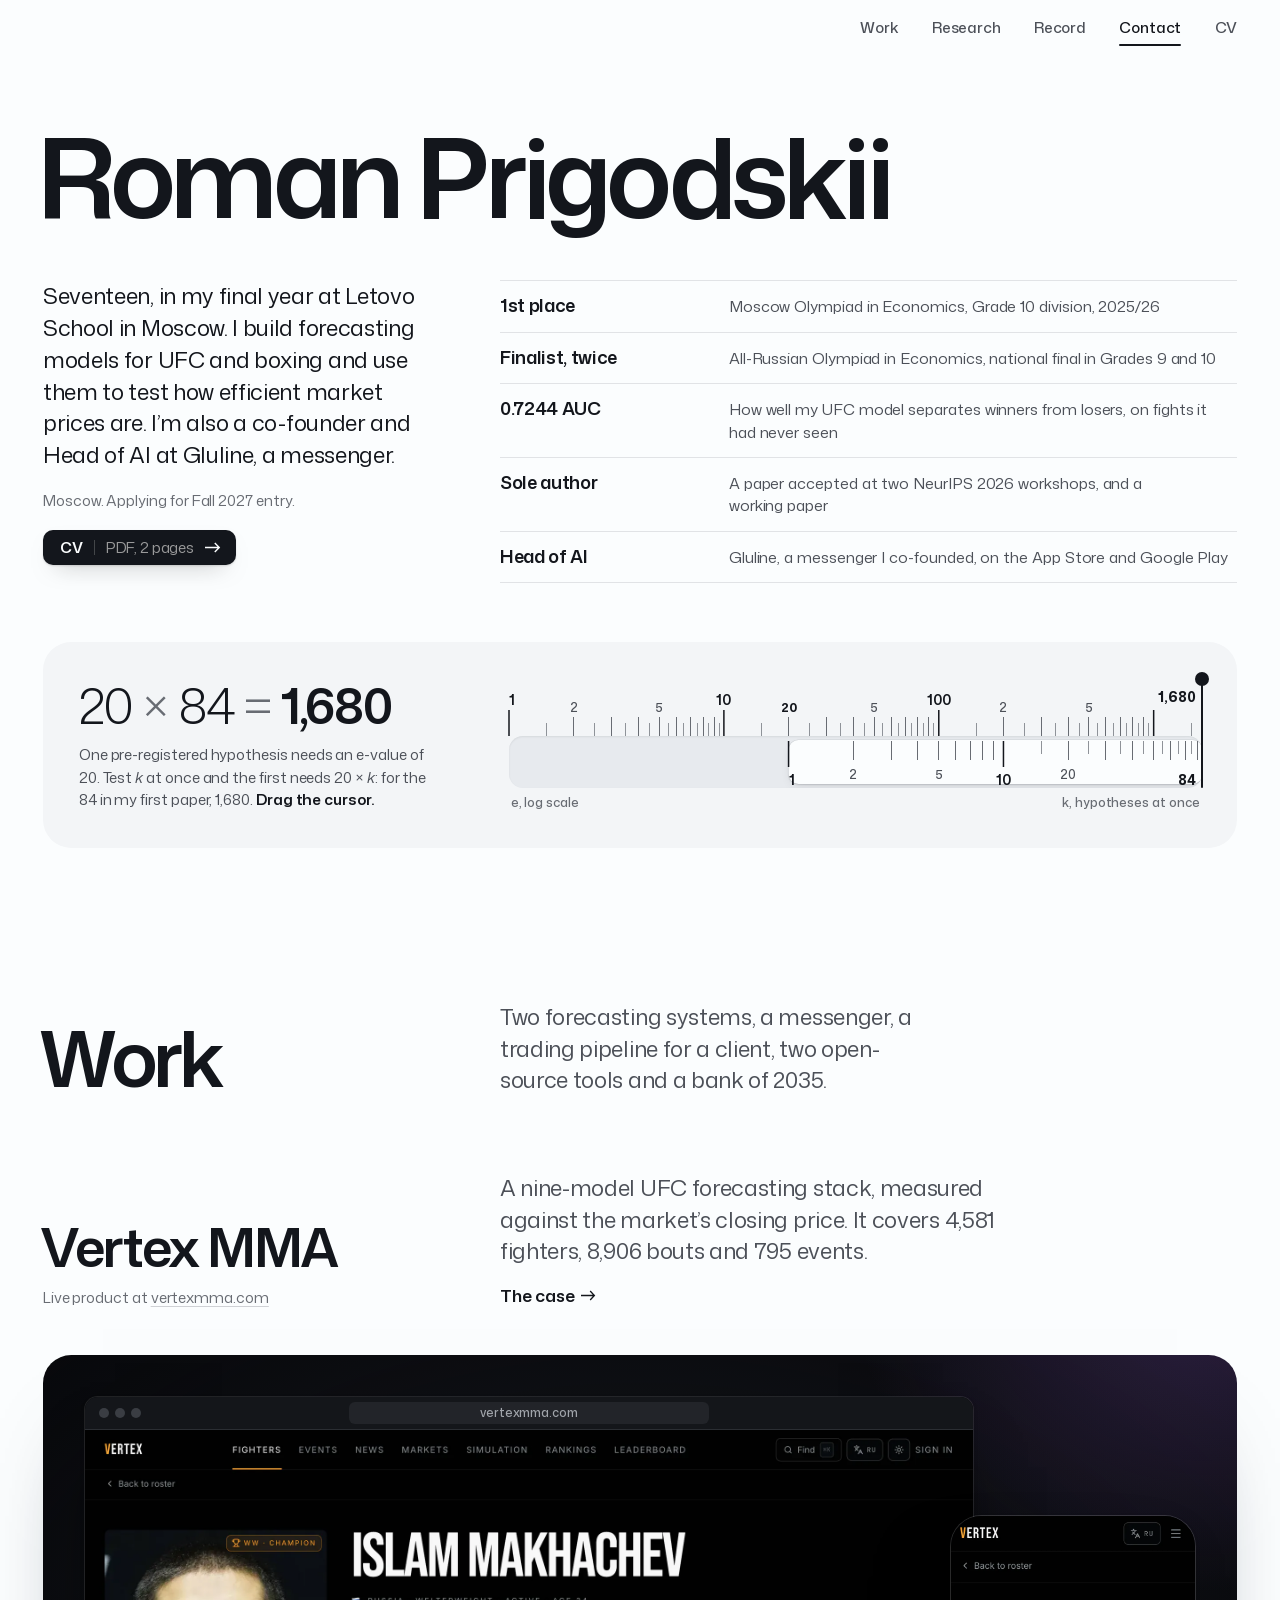
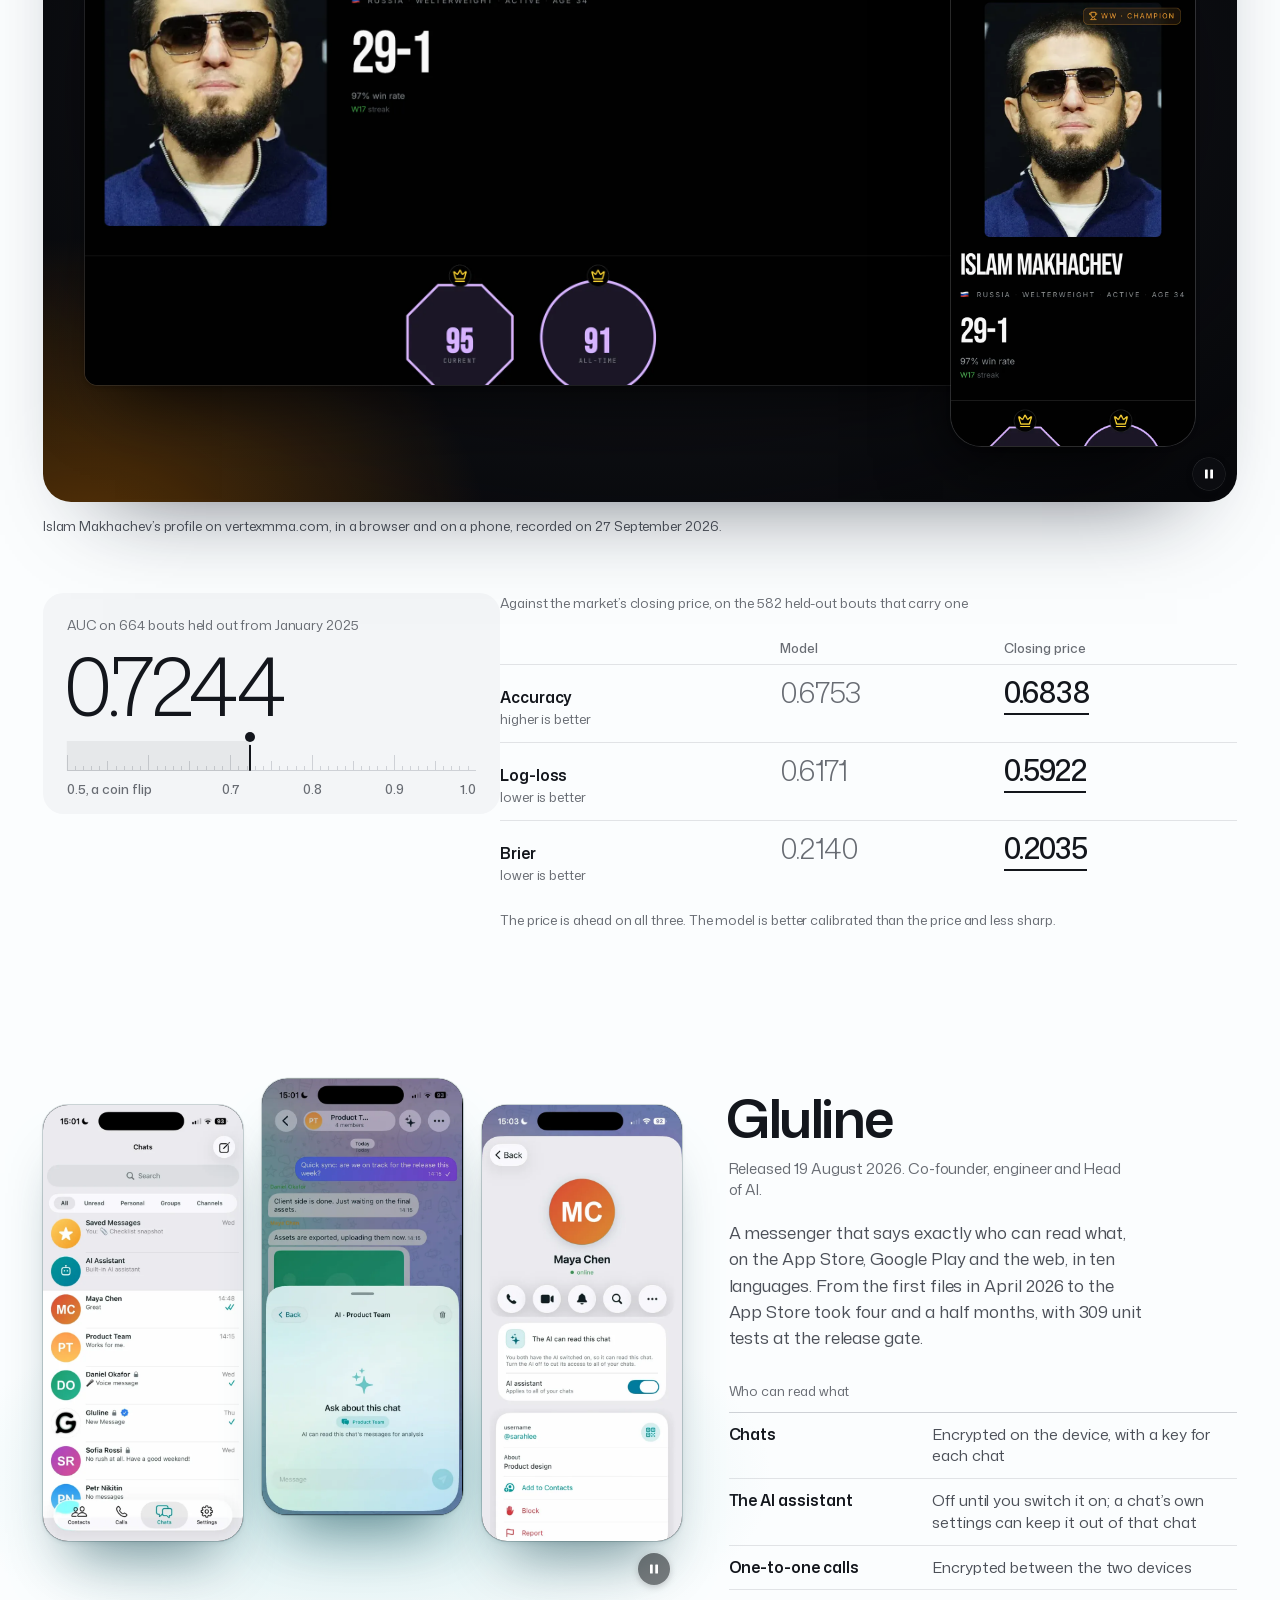
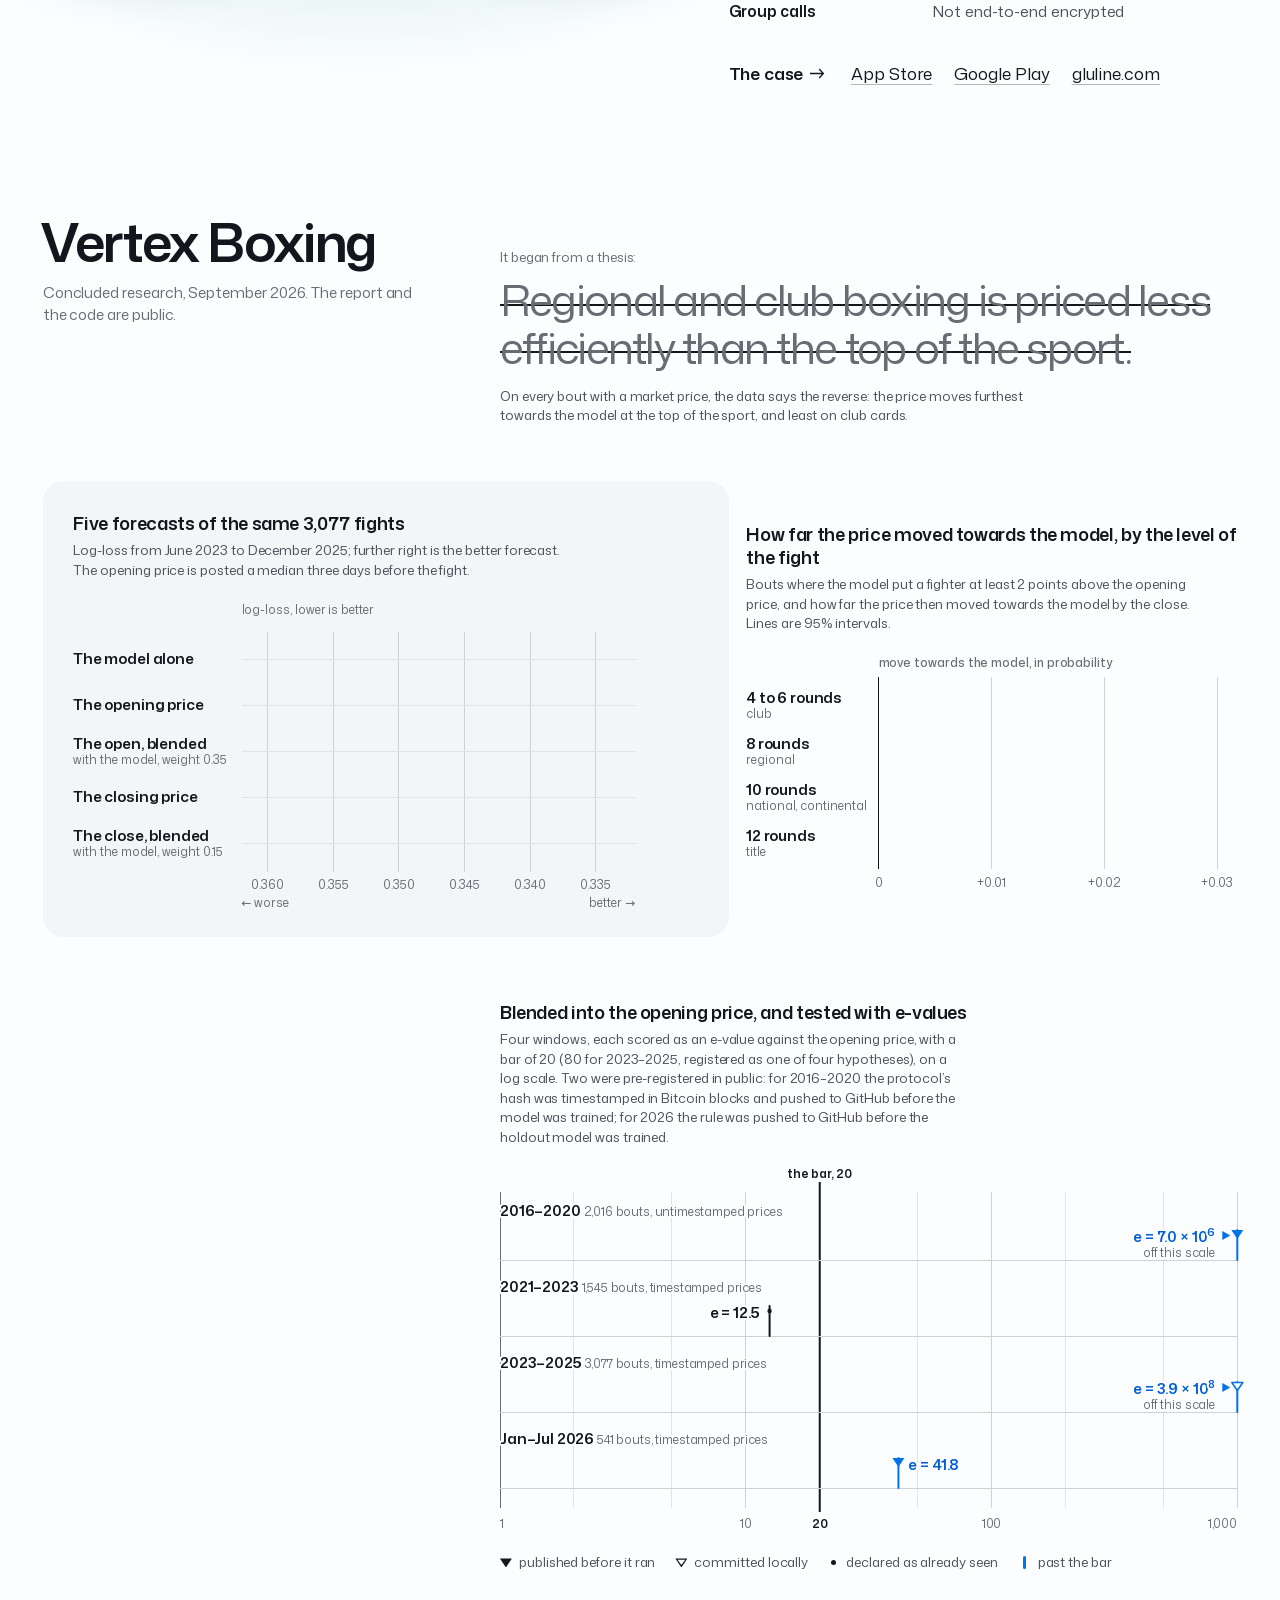
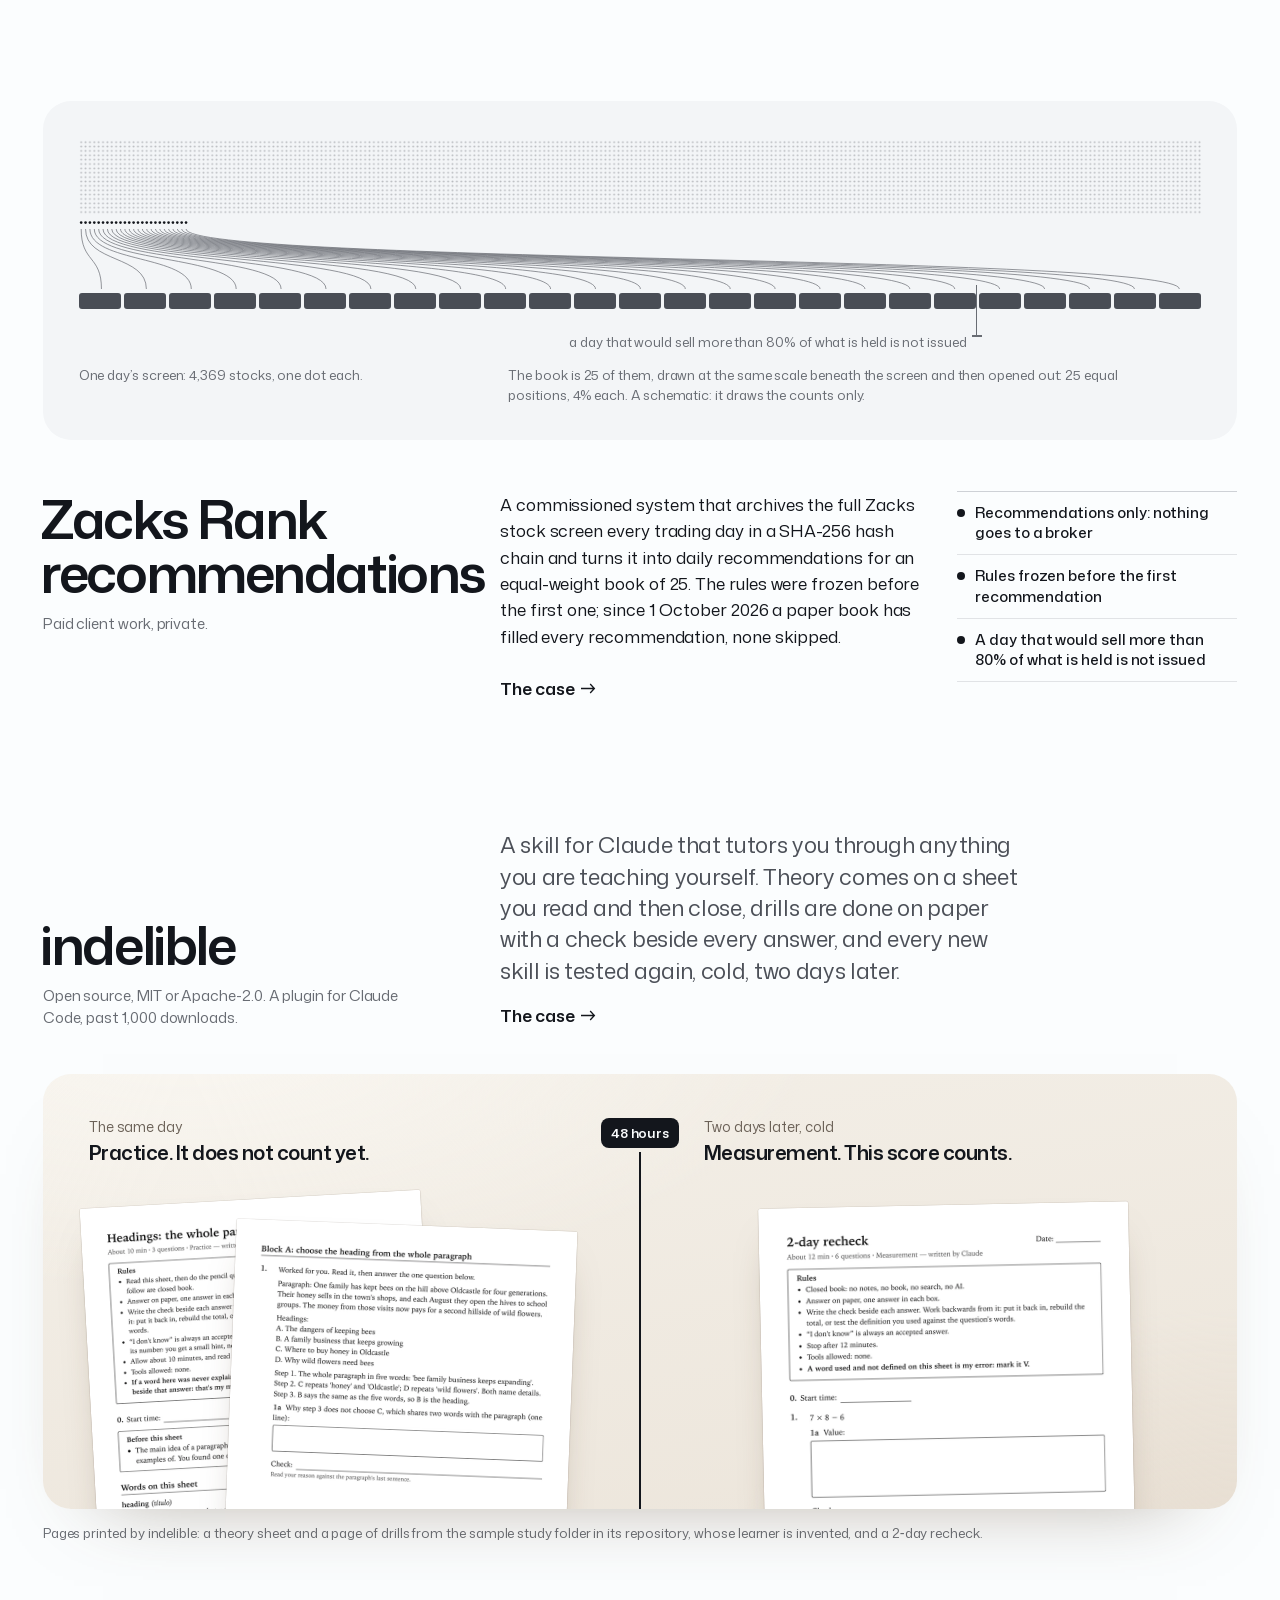
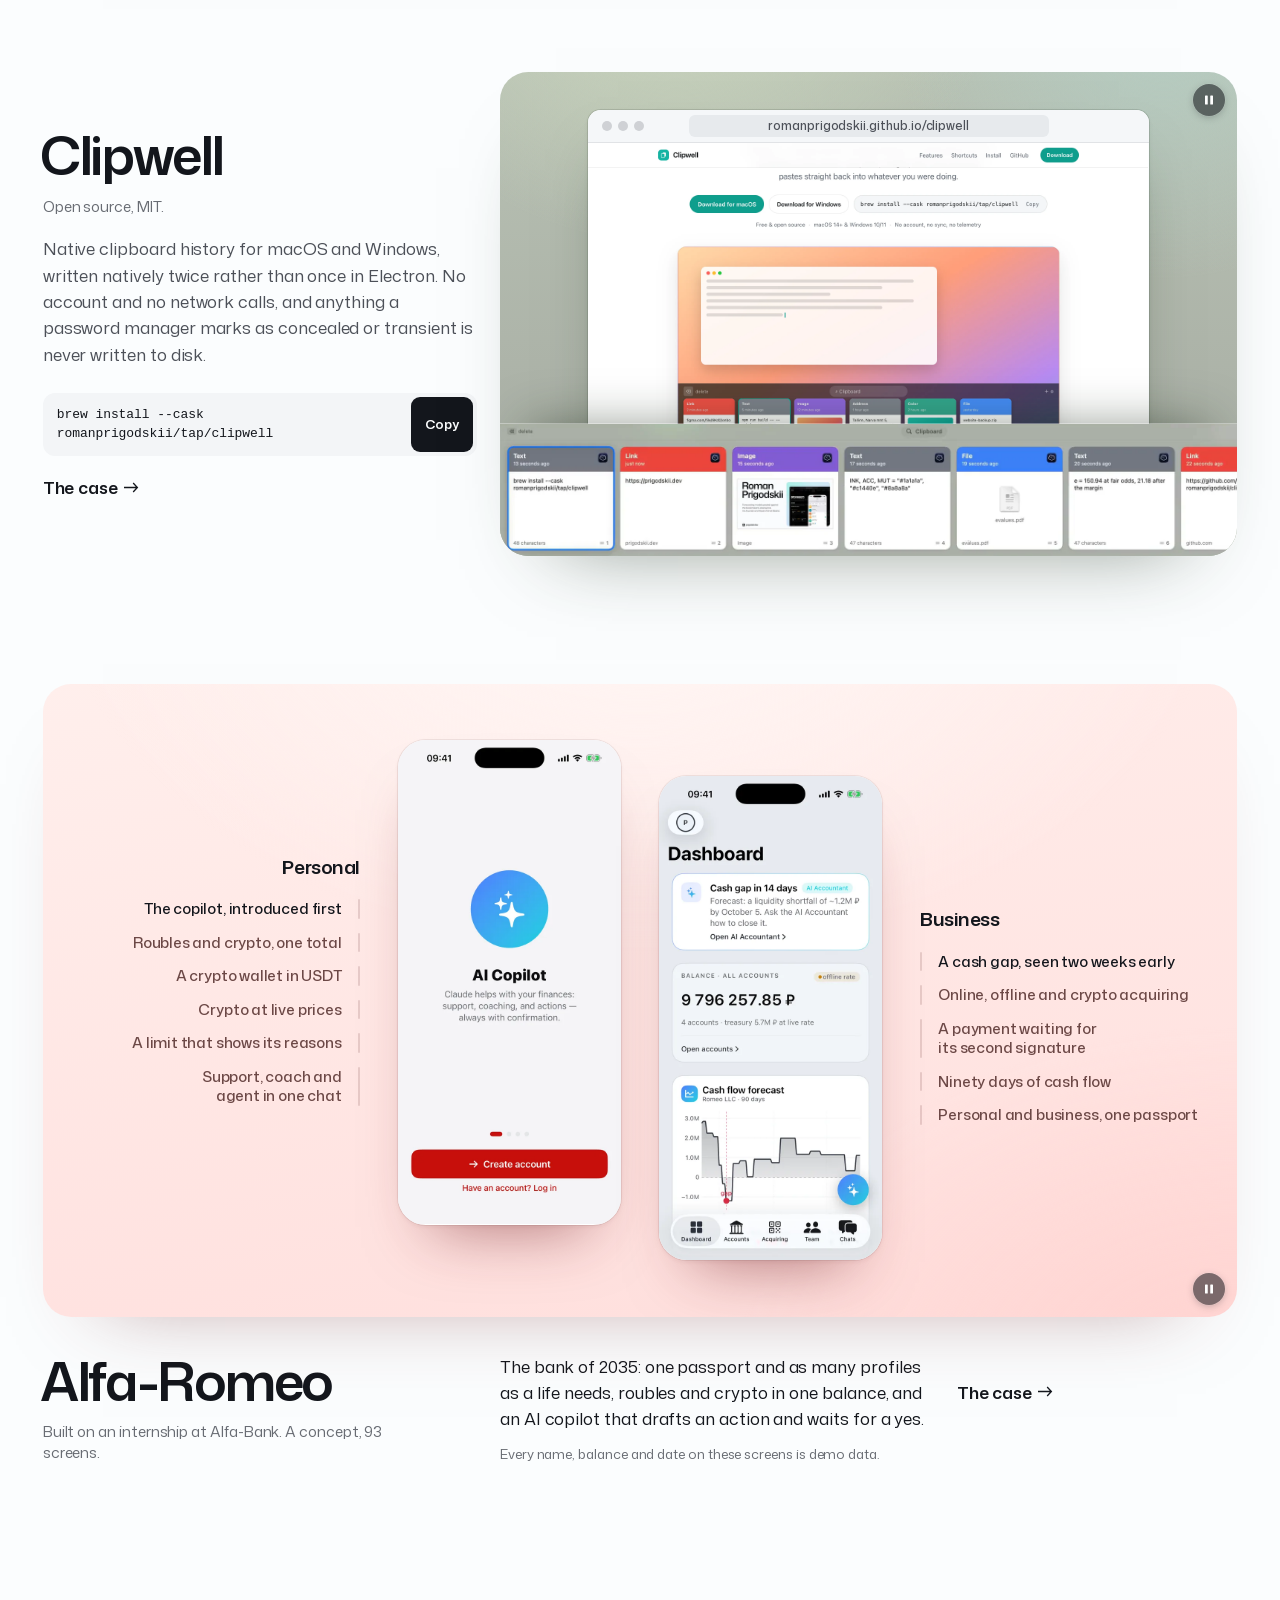
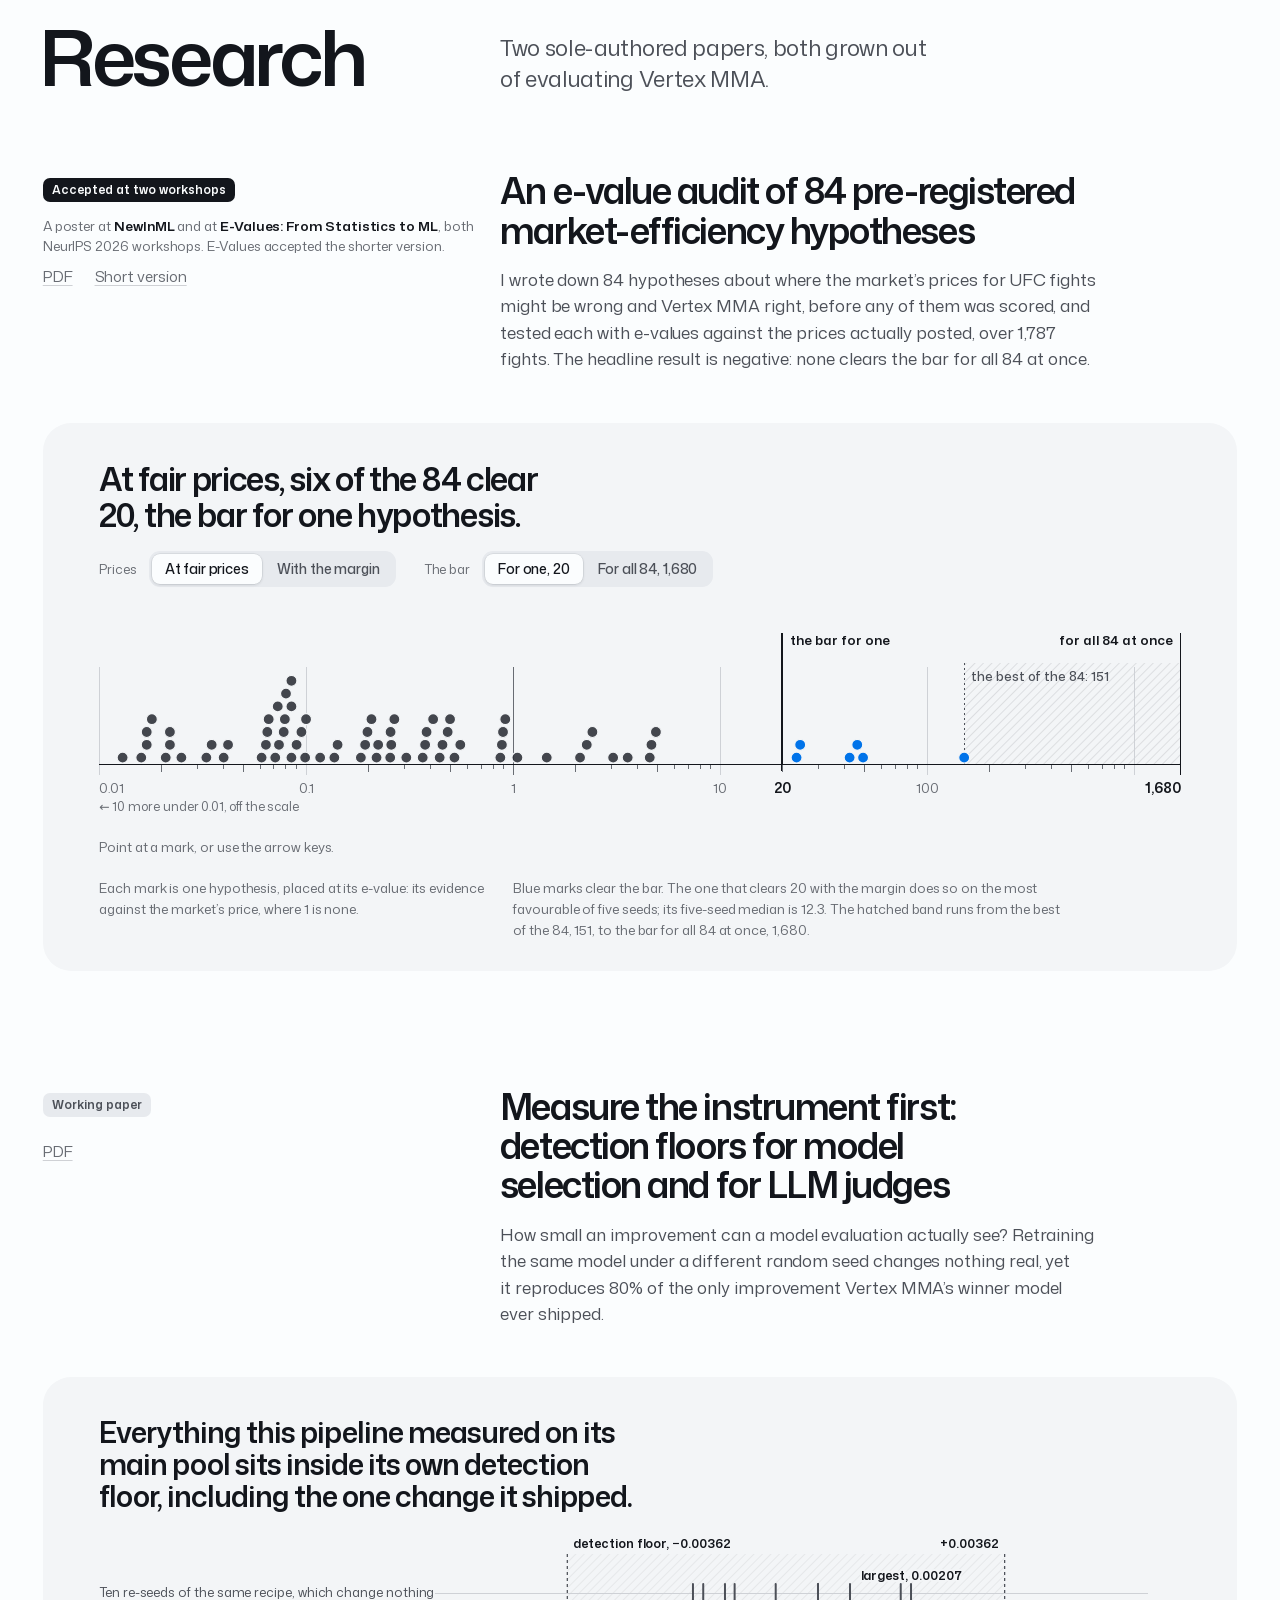
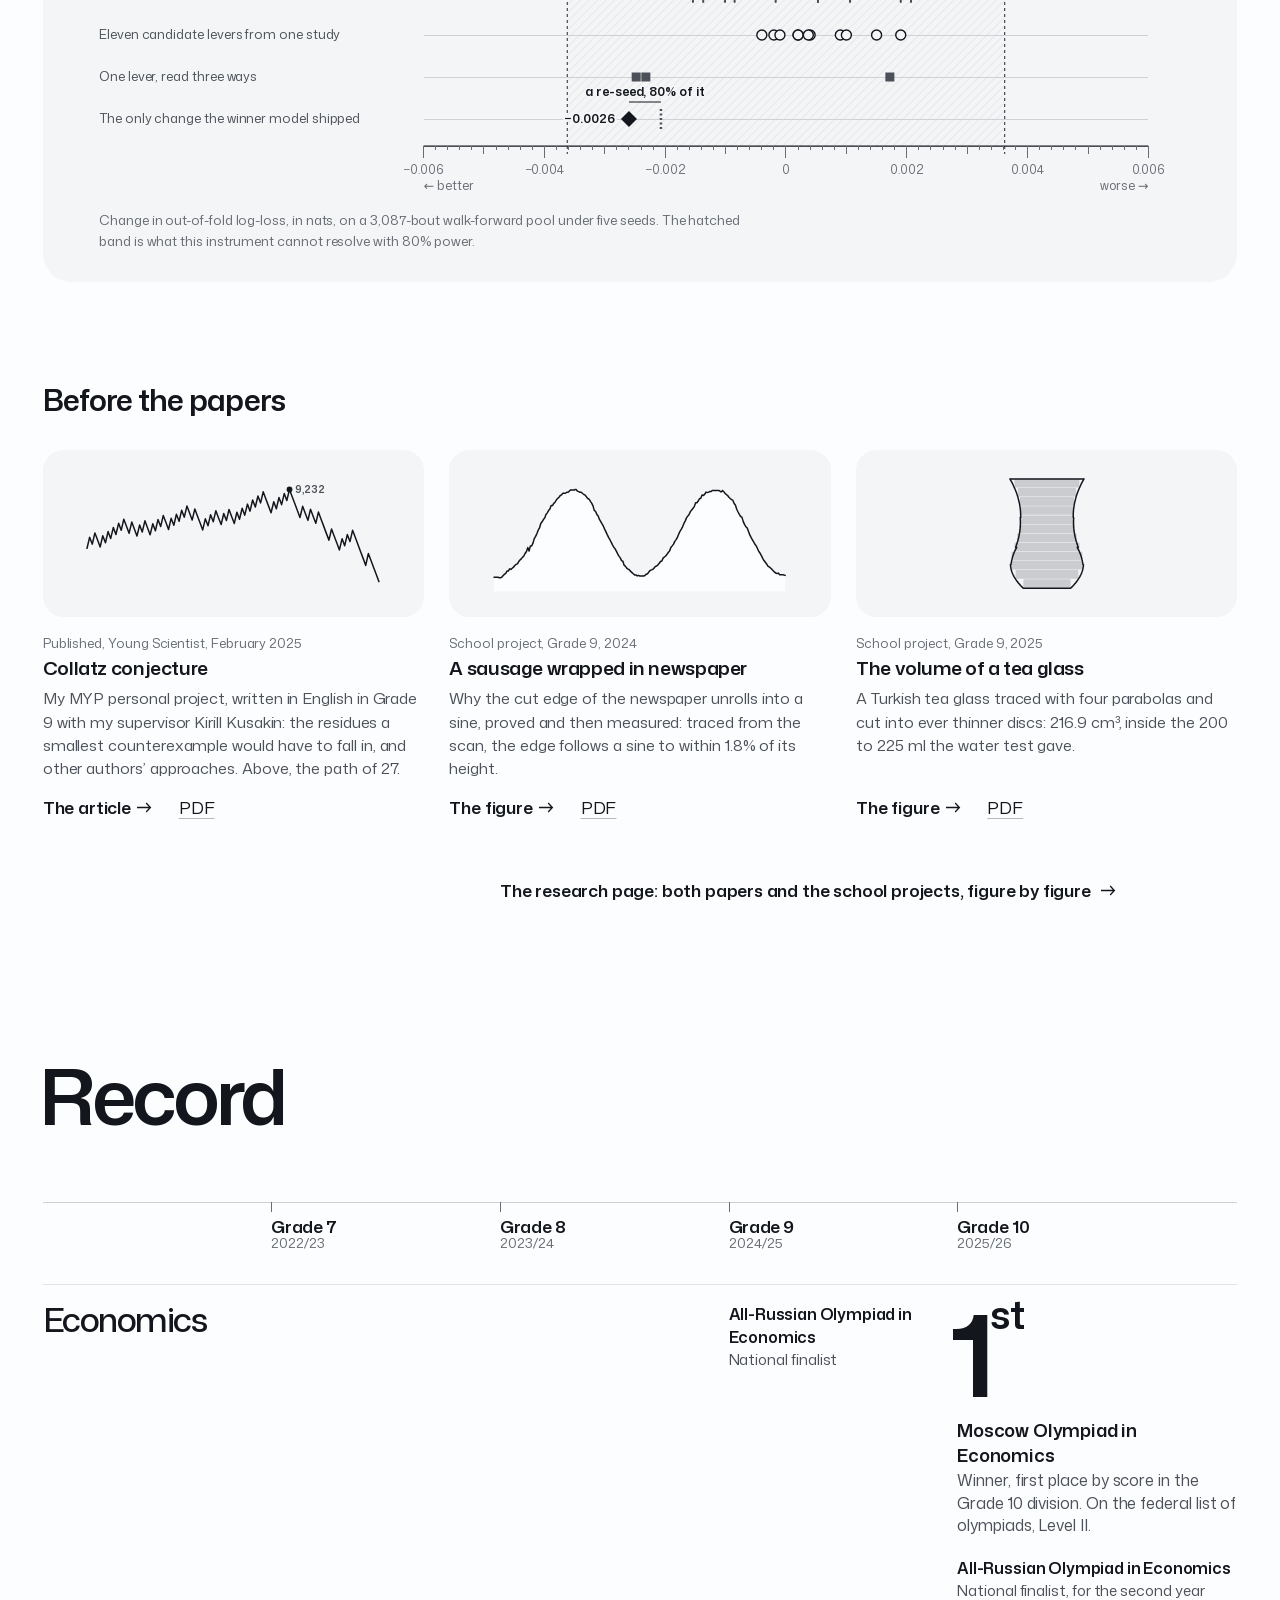
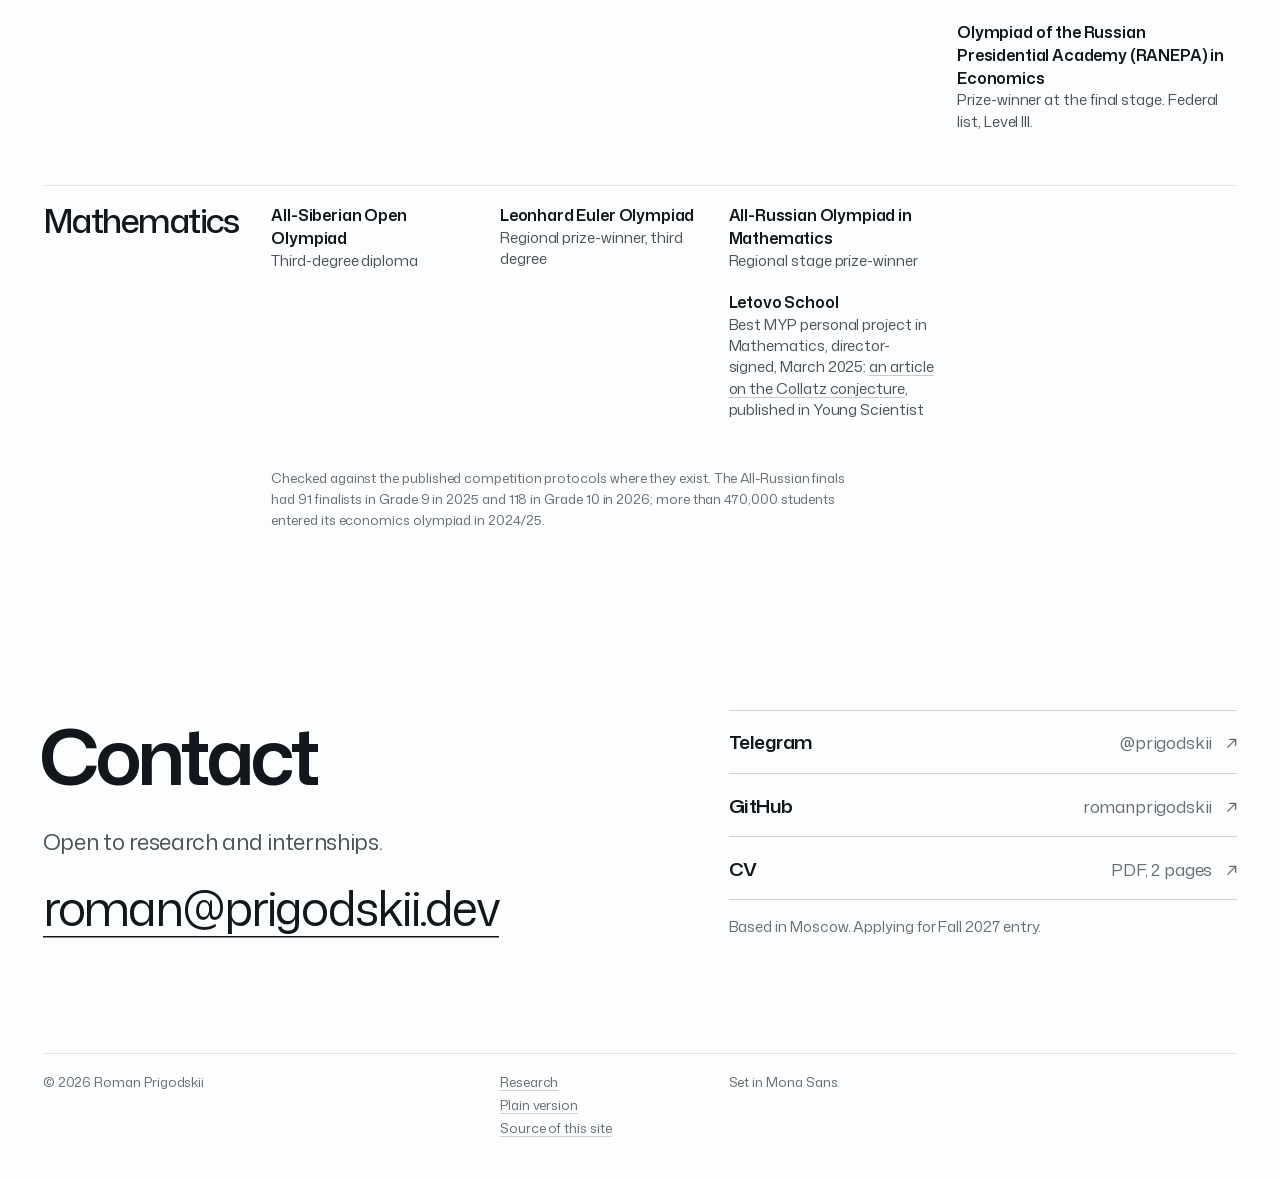
<file: index.html>
<!doctype html>
<html lang="en">
<head>
<meta charset="utf-8">
<meta name="viewport" content="width=device-width, initial-scale=1, viewport-fit=cover">
<title>Roman Prigodskii</title>
<meta name="description" content="17, Moscow. Forecasting models for UFC and boxing that test how efficient market prices are, co-founder and Head of AI at Gluline, and a sole-authored paper accepted at two NeurIPS 2026 workshops.">
<meta name="author" content="Roman Prigodskii">
<meta name="theme-color" content="#FBFCFE">
<link rel="canonical" href="https://prigodskii.dev/">
<meta property="og:type" content="profile">
<meta property="og:title" content="Roman Prigodskii">
<meta property="og:description" content="17, Moscow. Forecasting models for UFC and boxing that test how efficient market prices are, co-founder and Head of AI at Gluline, and a sole-authored paper accepted at two NeurIPS 2026 workshops.">
<meta property="og:url" content="https://prigodskii.dev/">
<meta property="og:image" content="https://prigodskii.dev/assets/img/og.png">
<meta property="og:image:width" content="1200">
<meta property="og:image:height" content="630">
<meta property="og:image:alt" content="Roman Prigodskii: forecasting models that test how efficient market prices are; co-founder and Head of AI at Gluline. Beside it, vertexmma.com in a browser and the Gluline app on a phone.">
<meta name="twitter:card" content="summary_large_image">
<meta name="twitter:image:alt" content="Roman Prigodskii: forecasting models that test how efficient market prices are; co-founder and Head of AI at Gluline. Beside it, vertexmma.com in a browser and the Gluline app on a phone.">
<link rel="icon" href="assets/img/mark.svg" type="image/svg+xml">
<link rel="apple-touch-icon" href="assets/img/mark-180.png">
<link rel="preload" href="assets/fonts/mona-sans-200-900-normal-latin.woff2" as="font" type="font/woff2" crossorigin>
<link rel="stylesheet" href="assets/css/site.css">
<!-- the other pages' stylesheets, fetched at idle so that a first click to one waits for nothing (where prefetch is unsupported, assets/js/vt.js fetches them) -->
<link rel="prefetch" href="assets/css/vertex-mma.css">
<link rel="prefetch" href="assets/css/gluline.css">
<link rel="prefetch" href="assets/css/vertex-boxing.css">
<link rel="prefetch" href="assets/css/zacks-ibkr.css">
<link rel="prefetch" href="assets/css/indelible.css">
<link rel="prefetch" href="assets/css/clipwell.css">
<link rel="prefetch" href="assets/css/alfa-romeo.css">
<link rel="prefetch" href="assets/css/research.css">
<script type="application/ld+json">
{"@context":"https://schema.org","@type":"Person","name":"Roman Prigodskii","url":"https://prigodskii.dev/","email":"mailto:roman@prigodskii.dev","jobTitle":"Student and independent researcher","affiliation":{"@type":"EducationalOrganization","name":"Letovo School"},"address":{"@type":"PostalAddress","addressLocality":"Moscow","addressCountry":"RU"},"sameAs":["https://github.com/romanprigodskii","https://t.me/prigodskii","https://vertexmma.com","https://gluline.com"],"knowsAbout":["Empirical market efficiency","E-values and anytime-valid inference","Forecasting","Gradient boosting","Software engineering"]}
</script>
<script>
  /* motion states apply only when the scripts run; if they never arrive, everything shows */
  document.documentElement.classList.add("js");
  setTimeout(function () { if (!window.__rp) document.documentElement.classList.remove("js"); }, 2500);
</script>
<script src="assets/js/vt.js"></script>
<script src="assets/js/figures.js" defer></script>
<script src="assets/js/site.js" defer></script>
</head>
<body data-base="">
<a class="skip" href="#work">Skip to the work</a>


<header class="bar" data-bar data-hide-name>
  <div class="frame bar-in">
    <a class="bar-name" href="#top">Roman Prigodskii</a>
    <nav class="bar-nav" aria-label="Sections">
      <a href="#work">Work</a>
      <a href="#research">Research</a>
      <a href="#record">Record</a>
      <a href="#contact">Contact</a>
      <a href="cv.pdf">CV</a>
    </nav>
  </div>
</header>

<main id="top">

<!-- ============================================================ hero -->
<section class="hero" aria-labelledby="name">
  <div class="frame">
    <h1 class="name" id="name"><span class="name-t">Roman <span class="name-b">Prigodskii</span></span><span class="name-scan" aria-hidden="true"></span></h1>

    <div class="cols hero-a">
      <div class="hero-lead" data-rv style="--d:380ms">
        <p class="lead">Seventeen, in my final year at Letovo School in Moscow. I build forecasting models for UFC and boxing and use them to test how efficient market prices are. I&rsquo;m also a co-founder and Head of AI at Gluline, a messenger.</p>
        <p class="hero-meta">Moscow. Applying for Fall 2027 entry.</p>
        <p class="hero-cv"><a class="cv-btn" href="cv.pdf"><span class="cv-btn-t">CV</span><span class="cv-btn-m">PDF, 2 pages</span><svg class="cv-btn-i" viewBox="0 0 18 12" width="16" height="11" aria-hidden="true"><path d="M0 6h16M11 1l5 5-5 5" fill="none" stroke="currentColor" stroke-width="1.6"/></svg></a></p>
      </div>
      <dl class="spec" aria-label="In short">
        <div data-rv style="--d:460ms"><dt>1st place</dt><dd>Moscow Olympiad in Economics, Grade 10 division, 2025/26</dd></div>
        <div data-rv style="--d:510ms"><dt>Finalist, twice</dt><dd>All-Russian Olympiad in Economics, national final in Grades 9 and 10</dd></div>
        <div data-rv style="--d:560ms"><dt>0.7244 AUC</dt><dd>How well my UFC model separates winners from losers, on fights it had never seen</dd></div>
        <div data-rv style="--d:610ms"><dt>Sole author</dt><dd>A paper accepted at two NeurIPS 2026 workshops, and a working paper</dd></div>
        <div data-rv style="--d:660ms"><dt>Head of AI</dt><dd>Gluline, a messenger I co-founded, on the App Store and Google Play</dd></div>
      </dl>
    </div>

    <div class="cols hero-b">
      <div class="rule-side" data-rv style="--d:720ms">
        <p class="rule-display" aria-hidden="true"><span data-ro-a>20</span> <i>&times;</i> <span data-ro-k>84</span> <i>=</i> <span data-ro-d>1,680</span></p>
        <p class="rule-note">One pre-registered hypothesis needs an e-value of 20. Test <var>k</var> at once and the first needs 20&thinsp;&times;&thinsp;<var>k</var>: for the 84 in my first paper, 1,680.<span class="rule-hint"> Drag the cursor.</span></p>
      </div>
      <figure class="rule" data-rv style="--d:760ms">
        <div class="rule-body" data-rule-body>
          <div class="stock stock-top"><!--@ruleD--><svg class="sc sc-d" width="100%" height="60" focusable="false" aria-hidden="true"><line class="tD" x1="0%" x2="0%" y1="34" y2="60"/><line class="th" x1="5.46%" x2="5.46%" y1="47" y2="60"/><line class="tn" x1="1.283%" x2="1.283%" y1="52" y2="60"/><line class="tn" x1="2.455%" x2="2.455%" y1="52" y2="60"/><line class="tn" x1="3.533%" x2="3.533%" y1="52" y2="60"/><line class="tn" x1="4.531%" x2="4.531%" y1="52" y2="60"/><line class="tn" x1="6.329%" x2="6.329%" y1="52" y2="60"/><line class="tn" x1="7.145%" x2="7.145%" y1="52" y2="60"/><line class="tn" x1="7.915%" x2="7.915%" y1="52" y2="60"/><line class="tn" x1="8.643%" x2="8.643%" y1="52" y2="60"/><line class="tu" x1="0.657%" x2="0.657%" y1="55" y2="60"/><line class="tu" x1="1.882%" x2="1.882%" y1="55" y2="60"/><line class="tu" x1="3.005%" x2="3.005%" y1="55" y2="60"/><line class="tu" x1="4.041%" x2="4.041%" y1="55" y2="60"/><line class="tu" x1="5.003%" x2="5.003%" y1="55" y2="60"/><line class="tu" x1="5.901%" x2="5.901%" y1="55" y2="60"/><line class="tu" x1="6.743%" x2="6.743%" y1="55" y2="60"/><line class="tu" x1="7.535%" x2="7.535%" y1="55" y2="60"/><line class="tu" x1="8.284%" x2="8.284%" y1="55" y2="60"/><line class="tu" x1="8.992%" x2="8.992%" y1="55" y2="60"/><line class="tM" x1="9.333%" x2="9.333%" y1="41" y2="60"/><line class="th" x1="12.338%" x2="12.338%" y1="47" y2="60"/><line class="tn" x1="9.99%" x2="9.99%" y1="52" y2="60"/><line class="tn" x1="10.617%" x2="10.617%" y1="52" y2="60"/><line class="tn" x1="11.215%" x2="11.215%" y1="52" y2="60"/><line class="tn" x1="11.788%" x2="11.788%" y1="52" y2="60"/><line class="tn" x1="12.866%" x2="12.866%" y1="52" y2="60"/><line class="tn" x1="13.374%" x2="13.374%" y1="52" y2="60"/><line class="tn" x1="13.864%" x2="13.864%" y1="52" y2="60"/><line class="tn" x1="14.337%" x2="14.337%" y1="52" y2="60"/><line class="tM" x1="14.793%" x2="14.793%" y1="41" y2="60"/><line class="th" x1="16.869%" x2="16.869%" y1="47" y2="60"/><line class="tn" x1="15.235%" x2="15.235%" y1="52" y2="60"/><line class="tn" x1="15.662%" x2="15.662%" y1="52" y2="60"/><line class="tn" x1="16.076%" x2="16.076%" y1="52" y2="60"/><line class="tn" x1="16.478%" x2="16.478%" y1="52" y2="60"/><line class="tn" x1="17.248%" x2="17.248%" y1="52" y2="60"/><line class="tn" x1="17.617%" x2="17.617%" y1="52" y2="60"/><line class="tn" x1="17.976%" x2="17.976%" y1="52" y2="60"/><line class="tn" x1="18.326%" x2="18.326%" y1="52" y2="60"/><line class="tM" x1="18.667%" x2="18.667%" y1="41" y2="60"/><line class="th" x1="20.253%" x2="20.253%" y1="47" y2="60"/><line class="tu" x1="18.999%" x2="18.999%" y1="55" y2="60"/><line class="tu" x1="19.324%" x2="19.324%" y1="55" y2="60"/><line class="tu" x1="19.641%" x2="19.641%" y1="55" y2="60"/><line class="tu" x1="19.95%" x2="19.95%" y1="55" y2="60"/><line class="tu" x1="20.549%" x2="20.549%" y1="55" y2="60"/><line class="tu" x1="20.838%" x2="20.838%" y1="55" y2="60"/><line class="tu" x1="21.122%" x2="21.122%" y1="55" y2="60"/><line class="tu" x1="21.399%" x2="21.399%" y1="55" y2="60"/><line class="tM" x1="21.671%" x2="21.671%" y1="41" y2="60"/><line class="th" x1="22.955%" x2="22.955%" y1="47" y2="60"/><line class="tu" x1="21.938%" x2="21.938%" y1="55" y2="60"/><line class="tu" x1="22.2%" x2="22.2%" y1="55" y2="60"/><line class="tu" x1="22.456%" x2="22.456%" y1="55" y2="60"/><line class="tu" x1="22.708%" x2="22.708%" y1="55" y2="60"/><line class="tu" x1="23.197%" x2="23.197%" y1="55" y2="60"/><line class="tu" x1="23.436%" x2="23.436%" y1="55" y2="60"/><line class="tu" x1="23.67%" x2="23.67%" y1="55" y2="60"/><line class="tu" x1="23.9%" x2="23.9%" y1="55" y2="60"/><line class="tM" x1="24.126%" x2="24.126%" y1="41" y2="60"/><line class="th" x1="25.204%" x2="25.204%" y1="47" y2="60"/><line class="tu" x1="24.349%" x2="24.349%" y1="55" y2="60"/><line class="tu" x1="24.568%" x2="24.568%" y1="55" y2="60"/><line class="tu" x1="24.783%" x2="24.783%" y1="55" y2="60"/><line class="tu" x1="24.995%" x2="24.995%" y1="55" y2="60"/><line class="tu" x1="25.41%" x2="25.41%" y1="55" y2="60"/><line class="tu" x1="25.612%" x2="25.612%" y1="55" y2="60"/><line class="tu" x1="25.812%" x2="25.812%" y1="55" y2="60"/><line class="tu" x1="26.008%" x2="26.008%" y1="55" y2="60"/><line class="tM" x1="26.202%" x2="26.202%" y1="41" y2="60"/><line class="th" x1="27.131%" x2="27.131%" y1="47" y2="60"/><line class="tu" x1="26.393%" x2="26.393%" y1="55" y2="60"/><line class="tu" x1="26.581%" x2="26.581%" y1="55" y2="60"/><line class="tu" x1="26.767%" x2="26.767%" y1="55" y2="60"/><line class="tu" x1="26.95%" x2="26.95%" y1="55" y2="60"/><line class="tu" x1="27.309%" x2="27.309%" y1="55" y2="60"/><line class="tu" x1="27.485%" x2="27.485%" y1="55" y2="60"/><line class="tu" x1="27.659%" x2="27.659%" y1="55" y2="60"/><line class="tu" x1="27.831%" x2="27.831%" y1="55" y2="60"/><line class="tM" x1="28%" x2="28%" y1="41" y2="60"/><line class="th" x1="28.816%" x2="28.816%" y1="47" y2="60"/><line class="tu" x1="28.167%" x2="28.167%" y1="55" y2="60"/><line class="tu" x1="28.333%" x2="28.333%" y1="55" y2="60"/><line class="tu" x1="28.496%" x2="28.496%" y1="55" y2="60"/><line class="tu" x1="28.657%" x2="28.657%" y1="55" y2="60"/><line class="tu" x1="28.974%" x2="28.974%" y1="55" y2="60"/><line class="tu" x1="29.13%" x2="29.13%" y1="55" y2="60"/><line class="tu" x1="29.283%" x2="29.283%" y1="55" y2="60"/><line class="tu" x1="29.436%" x2="29.436%" y1="55" y2="60"/><line class="tM" x1="29.586%" x2="29.586%" y1="41" y2="60"/><line class="th" x1="30.314%" x2="30.314%" y1="47" y2="60"/><line class="tu" x1="29.735%" x2="29.735%" y1="55" y2="60"/><line class="tu" x1="29.882%" x2="29.882%" y1="55" y2="60"/><line class="tu" x1="30.028%" x2="30.028%" y1="55" y2="60"/><line class="tu" x1="30.172%" x2="30.172%" y1="55" y2="60"/><line class="tu" x1="30.455%" x2="30.455%" y1="55" y2="60"/><line class="tu" x1="30.595%" x2="30.595%" y1="55" y2="60"/><line class="tu" x1="30.733%" x2="30.733%" y1="55" y2="60"/><line class="tu" x1="30.869%" x2="30.869%" y1="55" y2="60"/><line class="tD" x1="31.005%" x2="31.005%" y1="34" y2="60"/><line class="th" x1="36.464%" x2="36.464%" y1="47" y2="60"/><line class="tn" x1="32.288%" x2="32.288%" y1="52" y2="60"/><line class="tn" x1="33.46%" x2="33.46%" y1="52" y2="60"/><line class="tn" x1="34.538%" x2="34.538%" y1="52" y2="60"/><line class="tn" x1="35.535%" x2="35.535%" y1="52" y2="60"/><line class="tn" x1="37.333%" x2="37.333%" y1="52" y2="60"/><line class="tn" x1="38.15%" x2="38.15%" y1="52" y2="60"/><line class="tn" x1="38.919%" x2="38.919%" y1="52" y2="60"/><line class="tn" x1="39.647%" x2="39.647%" y1="52" y2="60"/><line class="tu" x1="31.662%" x2="31.662%" y1="55" y2="60"/><line class="tu" x1="32.887%" x2="32.887%" y1="55" y2="60"/><line class="tu" x1="34.009%" x2="34.009%" y1="55" y2="60"/><line class="tu" x1="35.046%" x2="35.046%" y1="55" y2="60"/><line class="tu" x1="36.008%" x2="36.008%" y1="55" y2="60"/><line class="tu" x1="36.906%" x2="36.906%" y1="55" y2="60"/><line class="tu" x1="37.748%" x2="37.748%" y1="55" y2="60"/><line class="tu" x1="38.54%" x2="38.54%" y1="55" y2="60"/><line class="tu" x1="39.288%" x2="39.288%" y1="55" y2="60"/><line class="tu" x1="39.997%" x2="39.997%" y1="55" y2="60"/><line class="tM" x1="40.338%" x2="40.338%" y1="41" y2="60"/><line class="th" x1="43.343%" x2="43.343%" y1="47" y2="60"/><line class="tn" x1="40.995%" x2="40.995%" y1="52" y2="60"/><line class="tn" x1="41.622%" x2="41.622%" y1="52" y2="60"/><line class="tn" x1="42.22%" x2="42.22%" y1="52" y2="60"/><line class="tn" x1="42.793%" x2="42.793%" y1="52" y2="60"/><line class="tn" x1="43.871%" x2="43.871%" y1="52" y2="60"/><line class="tn" x1="44.379%" x2="44.379%" y1="52" y2="60"/><line class="tn" x1="44.869%" x2="44.869%" y1="52" y2="60"/><line class="tn" x1="45.341%" x2="45.341%" y1="52" y2="60"/><line class="tM" x1="45.798%" x2="45.798%" y1="41" y2="60"/><line class="th" x1="47.873%" x2="47.873%" y1="47" y2="60"/><line class="tn" x1="46.239%" x2="46.239%" y1="52" y2="60"/><line class="tn" x1="46.667%" x2="46.667%" y1="52" y2="60"/><line class="tn" x1="47.081%" x2="47.081%" y1="52" y2="60"/><line class="tn" x1="47.483%" x2="47.483%" y1="52" y2="60"/><line class="tn" x1="48.253%" x2="48.253%" y1="52" y2="60"/><line class="tn" x1="48.622%" x2="48.622%" y1="52" y2="60"/><line class="tn" x1="48.981%" x2="48.981%" y1="52" y2="60"/><line class="tn" x1="49.331%" x2="49.331%" y1="52" y2="60"/><line class="tM" x1="49.672%" x2="49.672%" y1="41" y2="60"/><line class="th" x1="51.257%" x2="51.257%" y1="47" y2="60"/><line class="tu" x1="50.004%" x2="50.004%" y1="55" y2="60"/><line class="tu" x1="50.328%" x2="50.328%" y1="55" y2="60"/><line class="tu" x1="50.645%" x2="50.645%" y1="55" y2="60"/><line class="tu" x1="50.955%" x2="50.955%" y1="55" y2="60"/><line class="tu" x1="51.553%" x2="51.553%" y1="55" y2="60"/><line class="tu" x1="51.843%" x2="51.843%" y1="55" y2="60"/><line class="tu" x1="52.127%" x2="52.127%" y1="55" y2="60"/><line class="tu" x1="52.404%" x2="52.404%" y1="55" y2="60"/><line class="tM" x1="52.676%" x2="52.676%" y1="41" y2="60"/><line class="th" x1="53.96%" x2="53.96%" y1="47" y2="60"/><line class="tu" x1="52.943%" x2="52.943%" y1="55" y2="60"/><line class="tu" x1="53.204%" x2="53.204%" y1="55" y2="60"/><line class="tu" x1="53.461%" x2="53.461%" y1="55" y2="60"/><line class="tu" x1="53.712%" x2="53.712%" y1="55" y2="60"/><line class="tu" x1="54.202%" x2="54.202%" y1="55" y2="60"/><line class="tu" x1="54.441%" x2="54.441%" y1="55" y2="60"/><line class="tu" x1="54.675%" x2="54.675%" y1="55" y2="60"/><line class="tu" x1="54.905%" x2="54.905%" y1="55" y2="60"/><line class="tM" x1="55.131%" x2="55.131%" y1="41" y2="60"/><line class="th" x1="56.209%" x2="56.209%" y1="47" y2="60"/><line class="tu" x1="55.354%" x2="55.354%" y1="55" y2="60"/><line class="tu" x1="55.573%" x2="55.573%" y1="55" y2="60"/><line class="tu" x1="55.788%" x2="55.788%" y1="55" y2="60"/><line class="tu" x1="56%" x2="56%" y1="55" y2="60"/><line class="tu" x1="56.415%" x2="56.415%" y1="55" y2="60"/><line class="tu" x1="56.617%" x2="56.617%" y1="55" y2="60"/><line class="tu" x1="56.817%" x2="56.817%" y1="55" y2="60"/><line class="tu" x1="57.013%" x2="57.013%" y1="55" y2="60"/><line class="tM" x1="57.207%" x2="57.207%" y1="41" y2="60"/><line class="th" x1="58.136%" x2="58.136%" y1="47" y2="60"/><line class="tu" x1="57.398%" x2="57.398%" y1="55" y2="60"/><line class="tu" x1="57.586%" x2="57.586%" y1="55" y2="60"/><line class="tu" x1="57.772%" x2="57.772%" y1="55" y2="60"/><line class="tu" x1="57.955%" x2="57.955%" y1="55" y2="60"/><line class="tu" x1="58.314%" x2="58.314%" y1="55" y2="60"/><line class="tu" x1="58.49%" x2="58.49%" y1="55" y2="60"/><line class="tu" x1="58.664%" x2="58.664%" y1="55" y2="60"/><line class="tu" x1="58.836%" x2="58.836%" y1="55" y2="60"/><line class="tM" x1="59.005%" x2="59.005%" y1="41" y2="60"/><line class="th" x1="59.821%" x2="59.821%" y1="47" y2="60"/><line class="tu" x1="59.172%" x2="59.172%" y1="55" y2="60"/><line class="tu" x1="59.337%" x2="59.337%" y1="55" y2="60"/><line class="tu" x1="59.501%" x2="59.501%" y1="55" y2="60"/><line class="tu" x1="59.662%" x2="59.662%" y1="55" y2="60"/><line class="tu" x1="59.979%" x2="59.979%" y1="55" y2="60"/><line class="tu" x1="60.134%" x2="60.134%" y1="55" y2="60"/><line class="tu" x1="60.288%" x2="60.288%" y1="55" y2="60"/><line class="tu" x1="60.44%" x2="60.44%" y1="55" y2="60"/><line class="tM" x1="60.591%" x2="60.591%" y1="41" y2="60"/><line class="th" x1="61.319%" x2="61.319%" y1="47" y2="60"/><line class="tu" x1="60.74%" x2="60.74%" y1="55" y2="60"/><line class="tu" x1="60.887%" x2="60.887%" y1="55" y2="60"/><line class="tu" x1="61.032%" x2="61.032%" y1="55" y2="60"/><line class="tu" x1="61.176%" x2="61.176%" y1="55" y2="60"/><line class="tu" x1="61.46%" x2="61.46%" y1="55" y2="60"/><line class="tu" x1="61.599%" x2="61.599%" y1="55" y2="60"/><line class="tu" x1="61.738%" x2="61.738%" y1="55" y2="60"/><line class="tu" x1="61.874%" x2="61.874%" y1="55" y2="60"/><line class="tD" x1="62.01%" x2="62.01%" y1="34" y2="60"/><line class="th" x1="67.469%" x2="67.469%" y1="47" y2="60"/><line class="tn" x1="63.293%" x2="63.293%" y1="52" y2="60"/><line class="tn" x1="64.465%" x2="64.465%" y1="52" y2="60"/><line class="tn" x1="65.542%" x2="65.542%" y1="52" y2="60"/><line class="tn" x1="66.54%" x2="66.54%" y1="52" y2="60"/><line class="tn" x1="68.338%" x2="68.338%" y1="52" y2="60"/><line class="tn" x1="69.155%" x2="69.155%" y1="52" y2="60"/><line class="tn" x1="69.924%" x2="69.924%" y1="52" y2="60"/><line class="tn" x1="70.652%" x2="70.652%" y1="52" y2="60"/><line class="tu" x1="62.667%" x2="62.667%" y1="55" y2="60"/><line class="tu" x1="63.891%" x2="63.891%" y1="55" y2="60"/><line class="tu" x1="65.014%" x2="65.014%" y1="55" y2="60"/><line class="tu" x1="66.051%" x2="66.051%" y1="55" y2="60"/><line class="tu" x1="67.013%" x2="67.013%" y1="55" y2="60"/><line class="tu" x1="67.911%" x2="67.911%" y1="55" y2="60"/><line class="tu" x1="68.753%" x2="68.753%" y1="55" y2="60"/><line class="tu" x1="69.545%" x2="69.545%" y1="55" y2="60"/><line class="tu" x1="70.293%" x2="70.293%" y1="55" y2="60"/><line class="tu" x1="71.002%" x2="71.002%" y1="55" y2="60"/><line class="tM" x1="71.343%" x2="71.343%" y1="41" y2="60"/><line class="th" x1="74.348%" x2="74.348%" y1="47" y2="60"/><line class="tn" x1="72%" x2="72%" y1="52" y2="60"/><line class="tn" x1="72.626%" x2="72.626%" y1="52" y2="60"/><line class="tn" x1="73.225%" x2="73.225%" y1="52" y2="60"/><line class="tn" x1="73.798%" x2="73.798%" y1="52" y2="60"/><line class="tn" x1="74.876%" x2="74.876%" y1="52" y2="60"/><line class="tn" x1="75.384%" x2="75.384%" y1="52" y2="60"/><line class="tn" x1="75.874%" x2="75.874%" y1="52" y2="60"/><line class="tn" x1="76.346%" x2="76.346%" y1="52" y2="60"/><line class="tM" x1="76.803%" x2="76.803%" y1="41" y2="60"/><line class="th" x1="78.878%" x2="78.878%" y1="47" y2="60"/><line class="tn" x1="77.244%" x2="77.244%" y1="52" y2="60"/><line class="tn" x1="77.672%" x2="77.672%" y1="52" y2="60"/><line class="tn" x1="78.086%" x2="78.086%" y1="52" y2="60"/><line class="tn" x1="78.488%" x2="78.488%" y1="52" y2="60"/><line class="tn" x1="79.258%" x2="79.258%" y1="52" y2="60"/><line class="tn" x1="79.627%" x2="79.627%" y1="52" y2="60"/><line class="tn" x1="79.986%" x2="79.986%" y1="52" y2="60"/><line class="tn" x1="80.335%" x2="80.335%" y1="52" y2="60"/><line class="tM" x1="80.676%" x2="80.676%" y1="41" y2="60"/><line class="th" x1="82.262%" x2="82.262%" y1="47" y2="60"/><line class="tu" x1="81.009%" x2="81.009%" y1="55" y2="60"/><line class="tu" x1="81.333%" x2="81.333%" y1="55" y2="60"/><line class="tu" x1="81.65%" x2="81.65%" y1="55" y2="60"/><line class="tu" x1="81.96%" x2="81.96%" y1="55" y2="60"/><line class="tu" x1="82.558%" x2="82.558%" y1="55" y2="60"/><line class="tu" x1="82.848%" x2="82.848%" y1="55" y2="60"/><line class="tu" x1="83.131%" x2="83.131%" y1="55" y2="60"/><line class="tu" x1="83.409%" x2="83.409%" y1="55" y2="60"/><line class="tM" x1="83.681%" x2="83.681%" y1="41" y2="60"/><line class="th" x1="84.964%" x2="84.964%" y1="47" y2="60"/><line class="tu" x1="83.948%" x2="83.948%" y1="55" y2="60"/><line class="tu" x1="84.209%" x2="84.209%" y1="55" y2="60"/><line class="tu" x1="84.466%" x2="84.466%" y1="55" y2="60"/><line class="tu" x1="84.717%" x2="84.717%" y1="55" y2="60"/><line class="tu" x1="85.207%" x2="85.207%" y1="55" y2="60"/><line class="tu" x1="85.445%" x2="85.445%" y1="55" y2="60"/><line class="tu" x1="85.679%" x2="85.679%" y1="55" y2="60"/><line class="tu" x1="85.91%" x2="85.91%" y1="55" y2="60"/><line class="tM" x1="86.136%" x2="86.136%" y1="41" y2="60"/><line class="th" x1="87.214%" x2="87.214%" y1="47" y2="60"/><line class="tu" x1="86.359%" x2="86.359%" y1="55" y2="60"/><line class="tu" x1="86.577%" x2="86.577%" y1="55" y2="60"/><line class="tu" x1="86.793%" x2="86.793%" y1="55" y2="60"/><line class="tu" x1="87.005%" x2="87.005%" y1="55" y2="60"/><line class="tu" x1="87.419%" x2="87.419%" y1="55" y2="60"/><line class="tu" x1="87.622%" x2="87.622%" y1="55" y2="60"/><line class="tu" x1="87.821%" x2="87.821%" y1="55" y2="60"/><line class="tu" x1="88.018%" x2="88.018%" y1="55" y2="60"/><line class="tM" x1="88.212%" x2="88.212%" y1="41" y2="60"/><line class="th" x1="89.141%" x2="89.141%" y1="47" y2="60"/><line class="tu" x1="88.403%" x2="88.403%" y1="55" y2="60"/><line class="tu" x1="88.591%" x2="88.591%" y1="55" y2="60"/><line class="tu" x1="88.777%" x2="88.777%" y1="55" y2="60"/><line class="tu" x1="88.96%" x2="88.96%" y1="55" y2="60"/><line class="tu" x1="89.319%" x2="89.319%" y1="55" y2="60"/><line class="tu" x1="89.495%" x2="89.495%" y1="55" y2="60"/><line class="tu" x1="89.669%" x2="89.669%" y1="55" y2="60"/><line class="tu" x1="89.84%" x2="89.84%" y1="55" y2="60"/><line class="tM" x1="90.01%" x2="90.01%" y1="41" y2="60"/><line class="th" x1="90.826%" x2="90.826%" y1="47" y2="60"/><line class="tu" x1="90.177%" x2="90.177%" y1="55" y2="60"/><line class="tu" x1="90.342%" x2="90.342%" y1="55" y2="60"/><line class="tu" x1="90.505%" x2="90.505%" y1="55" y2="60"/><line class="tu" x1="90.667%" x2="90.667%" y1="55" y2="60"/><line class="tu" x1="90.983%" x2="90.983%" y1="55" y2="60"/><line class="tu" x1="91.139%" x2="91.139%" y1="55" y2="60"/><line class="tu" x1="91.293%" x2="91.293%" y1="55" y2="60"/><line class="tu" x1="91.445%" x2="91.445%" y1="55" y2="60"/><line class="tM" x1="91.596%" x2="91.596%" y1="41" y2="60"/><line class="th" x1="92.324%" x2="92.324%" y1="47" y2="60"/><line class="tu" x1="91.744%" x2="91.744%" y1="55" y2="60"/><line class="tu" x1="91.892%" x2="91.892%" y1="55" y2="60"/><line class="tu" x1="92.037%" x2="92.037%" y1="55" y2="60"/><line class="tu" x1="92.181%" x2="92.181%" y1="55" y2="60"/><line class="tu" x1="92.465%" x2="92.465%" y1="55" y2="60"/><line class="tu" x1="92.604%" x2="92.604%" y1="55" y2="60"/><line class="tu" x1="92.742%" x2="92.742%" y1="55" y2="60"/><line class="tu" x1="92.879%" x2="92.879%" y1="55" y2="60"/><line class="tD" x1="93.014%" x2="93.014%" y1="34" y2="60"/><line class="th" x1="98.474%" x2="98.474%" y1="47" y2="60"/><line class="tn" x1="94.298%" x2="94.298%" y1="52" y2="60"/><line class="tn" x1="95.469%" x2="95.469%" y1="52" y2="60"/><line class="tn" x1="96.547%" x2="96.547%" y1="52" y2="60"/><line class="tn" x1="97.545%" x2="97.545%" y1="52" y2="60"/><line class="tn" x1="99.343%" x2="99.343%" y1="52" y2="60"/><line class="tu" x1="93.671%" x2="93.671%" y1="55" y2="60"/><line class="tu" x1="94.896%" x2="94.896%" y1="55" y2="60"/><line class="tu" x1="96.019%" x2="96.019%" y1="55" y2="60"/><line class="tu" x1="97.055%" x2="97.055%" y1="55" y2="60"/><line class="tu" x1="98.018%" x2="98.018%" y1="55" y2="60"/><line class="tu" x1="98.916%" x2="98.916%" y1="55" y2="60"/><line class="tu" x1="99.757%" x2="99.757%" y1="55" y2="60"/><text class="nD is-first" x="0%" y="29">1</text><text class="nM" x="9.333%" y="36">2</text><text class="nS" x="14.793%" y="36">3</text><text class="nS" x="18.667%" y="36">4</text><text class="nM" x="21.671%" y="36">5</text><text class="nS" x="24.126%" y="36">6</text><text class="nS" x="26.202%" y="36">7</text><text class="nS" x="28%" y="36">8</text><text class="nD" x="31.005%" y="29">10</text><text class="nB" x="40.338%" y="36">20</text><text class="nS" x="45.798%" y="36">3</text><text class="nS" x="49.672%" y="36">4</text><text class="nM" x="52.676%" y="36">5</text><text class="nS" x="55.131%" y="36">6</text><text class="nS" x="57.207%" y="36">7</text><text class="nS" x="59.005%" y="36">8</text><text class="nD" x="62.01%" y="29">100</text><text class="nM" x="71.343%" y="36">2</text><text class="nS" x="76.803%" y="36">3</text><text class="nS" x="80.676%" y="36">4</text><text class="nM" x="83.681%" y="36">5</text><text class="nS" x="86.136%" y="36">6</text><text class="nS" x="88.212%" y="36">7</text><text class="nS" x="90.01%" y="36">8</text><line class="tE" x1="100%" x2="100%" y1="14" y2="60"/><text class="nE" x="100%" dx="-6" y="26">1,680</text></svg><!--/@ruleD--></div>
          <div class="channel"><div class="slide" data-slide><!--@ruleC--><svg class="sc sc-c" width="100%" height="48" focusable="false" aria-hidden="true"><line class="tD" x1="0%" x2="0%" y1="0" y2="26"/><line class="tM" x1="15.644%" x2="15.644%" y1="0" y2="19"/><line class="tM" x1="24.795%" x2="24.795%" y1="0" y2="19"/><line class="tM" x1="31.288%" x2="31.288%" y1="0" y2="19"/><line class="tM" x1="36.324%" x2="36.324%" y1="0" y2="19"/><line class="tM" x1="40.439%" x2="40.439%" y1="0" y2="19"/><line class="tM" x1="43.918%" x2="43.918%" y1="0" y2="19"/><line class="tM" x1="46.931%" x2="46.931%" y1="0" y2="19"/><line class="tM" x1="49.59%" x2="49.59%" y1="0" y2="19"/><line class="tD" x1="51.968%" x2="51.968%" y1="0" y2="26"/><line class="tn" x1="54.119%" x2="54.119%" y1="0" y2="8"/><line class="tn" x1="56.082%" x2="56.082%" y1="0" y2="8"/><line class="tn" x1="57.889%" x2="57.889%" y1="0" y2="8"/><line class="tn" x1="59.561%" x2="59.561%" y1="0" y2="8"/><line class="th" x1="61.119%" x2="61.119%" y1="0" y2="13"/><line class="tn" x1="62.575%" x2="62.575%" y1="0" y2="8"/><line class="tn" x1="63.943%" x2="63.943%" y1="0" y2="8"/><line class="tn" x1="65.233%" x2="65.233%" y1="0" y2="8"/><line class="tn" x1="66.454%" x2="66.454%" y1="0" y2="8"/><line class="tM" x1="67.611%" x2="67.611%" y1="0" y2="19"/><line class="tn" x1="68.712%" x2="68.712%" y1="0" y2="8"/><line class="tn" x1="69.762%" x2="69.762%" y1="0" y2="8"/><line class="tn" x1="70.766%" x2="70.766%" y1="0" y2="8"/><line class="tn" x1="71.726%" x2="71.726%" y1="0" y2="8"/><line class="th" x1="72.647%" x2="72.647%" y1="0" y2="13"/><line class="tn" x1="73.533%" x2="73.533%" y1="0" y2="8"/><line class="tn" x1="74.384%" x2="74.384%" y1="0" y2="8"/><line class="tn" x1="75.205%" x2="75.205%" y1="0" y2="8"/><line class="tn" x1="75.997%" x2="75.997%" y1="0" y2="8"/><line class="tM" x1="76.762%" x2="76.762%" y1="0" y2="19"/><line class="tu" x1="78.219%" x2="78.219%" y1="0" y2="5"/><line class="tu" x1="79.587%" x2="79.587%" y1="0" y2="5"/><line class="th" x1="80.241%" x2="80.241%" y1="0" y2="13"/><line class="tu" x1="80.877%" x2="80.877%" y1="0" y2="5"/><line class="tu" x1="82.097%" x2="82.097%" y1="0" y2="5"/><line class="tM" x1="83.255%" x2="83.255%" y1="0" y2="19"/><line class="tu" x1="84.356%" x2="84.356%" y1="0" y2="5"/><line class="tu" x1="85.406%" x2="85.406%" y1="0" y2="5"/><line class="th" x1="85.913%" x2="85.913%" y1="0" y2="13"/><line class="tu" x1="86.409%" x2="86.409%" y1="0" y2="5"/><line class="tu" x1="87.37%" x2="87.37%" y1="0" y2="5"/><line class="tM" x1="88.291%" x2="88.291%" y1="0" y2="19"/><line class="th" x1="90.442%" x2="90.442%" y1="0" y2="13"/><line class="tM" x1="92.406%" x2="92.406%" y1="0" y2="19"/><line class="th" x1="94.213%" x2="94.213%" y1="0" y2="13"/><line class="tM" x1="95.885%" x2="95.885%" y1="0" y2="19"/><line class="th" x1="97.442%" x2="97.442%" y1="0" y2="13"/><line class="tM" x1="98.899%" x2="98.899%" y1="0" y2="19"/><line class="tD" x1="100%" x2="100%" y1="0" y2="26"/><line class="tu" x1="9.151%" x2="9.151%" y1="0" y2="5"/><line class="tu" x1="20.68%" x2="20.68%" y1="0" y2="5"/><text class="nD is-first" x="0%" y="44">1</text><text class="nM" x="15.644%" y="38">2</text><text class="nS" x="24.795%" y="38">3</text><text class="nS" x="31.288%" y="38">4</text><text class="nM" x="36.324%" y="38">5</text><text class="nS" x="40.439%" y="38">6</text><text class="nS" x="43.918%" y="38">7</text><text class="nS" x="46.931%" y="38">8</text><text class="nD" x="51.968%" y="44">10</text><text class="nS" x="61.119%" y="38">15</text><text class="nM" x="67.611%" y="38">20</text><text class="nS" x="76.762%" y="38">30</text><text class="nS" x="83.255%" y="38">40</text><text class="nE" x="100%" dx="-6" y="44">84</text></svg><!--/@ruleC--></div></div>
          <div class="stock stock-bot"><span>e, log scale</span><span>k, hypotheses at once</span></div>
          <div class="cursor" data-cursor aria-hidden="true"><i class="cursor-hair"></i></div>
        </div>
        <figcaption class="sr">A slide rule. The upper scale is the e-value from 1 to 1,680; the slide carries k, the number of hypotheses, with its 1 set under 20. The cursor over 84 reads 1,680.</figcaption>
      </figure>
    </div>
  </div>
</section>

<!-- ============================================================ work -->
<section class="sec" id="work" aria-labelledby="work-h">
  <div class="frame">
    <header class="cols sec-head">
      <h2 id="work-h" class="sec-t"><span>Work</span></h2>
      <p class="sec-intro" data-rv>Two forecasting systems, a messenger, a trading pipeline for a client, two open-source tools and a bank of 2035.</p>
    </header>

    <!-- Vertex MMA -->
    <article class="proj p-vx hs-vx" aria-labelledby="vx-h">
      <div class="cols hs-head">
        <div class="proj-text">
          <h3 id="vx-h" class="h3" data-rv><a href="work/vertex-mma/"><span data-vt="vertex-mma">Vertex MMA</span></a></h3>
          <p class="status" data-rv style="--d:60ms">Live product at <a href="https://vertexmma.com" rel="noopener">vertexmma.com</a></p>
        </div>
        <div class="hs-head-b">
          <p class="hs-say" data-rv style="--d:110ms">A nine-model UFC forecasting stack, measured against the market&rsquo;s closing price. It covers 4,581 fighters, 8,906 bouts and 795 events.</p>
          <p class="more" data-rv style="--d:160ms"><a class="go" href="work/vertex-mma/">The case</a></p>
        </div>
      </div>
      <figure class="hs-vx-fig">
        <div class="stage is-dark hs-vx-stage" data-shot data-play-group data-title="the Vertex MMA recordings">
          <div class="win is-dark hs-vx-a">
            <div class="win-bar"><span class="win-dots"><i></i><i></i><i></i></span><span class="win-url">vertexmma.com</span></div>
            <video data-play muted loop playsinline preload="none" poster="assets/img/work/vertex-mma-fighter.webp" width="2000" height="1250" aria-label="Vertex MMA&rsquo;s profile of Islam Makhachev. It starts on the header with his 29-1 record and Vertex Scores of 95 current and 91 all-time, then scrolls to his career timeline, where hovering two title fights opens their stat cards above a six-attribute radar chart."><source src="assets/video/vertex-mma-fighter.mp4" type="video/mp4"></video>
          </div>
          <div class="phone hs-vx-m">
            <video data-play muted loop playsinline preload="none" poster="assets/img/work/vertex-mma-fighter-mobile.webp" width="780" height="1688" aria-label="Vertex MMA on a phone: Islam Makhachev&rsquo;s profile scrolls from his photo and 29-1 record to his Vertex Score rings, his peak score of 99, his career timeline and a six-attribute radar chart."><source src="assets/video/vertex-mma-fighter-mobile.mp4" type="video/mp4"></video>
          </div>
        </div>
        <figcaption class="hs-cap">Islam Makhachev&rsquo;s profile on vertexmma.com, in a browser and on a phone, recorded on 27 September 2026.</figcaption>
      </figure>
      <div class="cols hs-vx-nums">
        <figure class="plate auc" data-auc>
          <figcaption>AUC on 664 bouts held out from January 2025</figcaption>
          <p class="auc-v"><span data-auc-v>0.7244</span></p>
          <div class="auc-scale" aria-hidden="true">
            <!--@aucScale--><svg class="auc-svg" width="100%" height="30" focusable="false" aria-hidden="true"><line class="auc-base" x1="0" x2="100%" y1="29.5" y2="29.5"/><line class="auc-t" x1="0%" x2="0%" y1="13.5" y2="29.5"/><line class="auc-t" x1="2%" x2="2%" y1="24.5" y2="29.5"/><line class="auc-t" x1="4%" x2="4%" y1="24.5" y2="29.5"/><line class="auc-t" x1="6%" x2="6%" y1="24.5" y2="29.5"/><line class="auc-t" x1="8%" x2="8%" y1="24.5" y2="29.5"/><line class="auc-t" x1="10%" x2="10%" y1="19.5" y2="29.5"/><line class="auc-t" x1="12%" x2="12%" y1="24.5" y2="29.5"/><line class="auc-t" x1="14%" x2="14%" y1="24.5" y2="29.5"/><line class="auc-t" x1="16%" x2="16%" y1="24.5" y2="29.5"/><line class="auc-t" x1="18%" x2="18%" y1="24.5" y2="29.5"/><line class="auc-t" x1="20%" x2="20%" y1="13.5" y2="29.5"/><line class="auc-t" x1="22%" x2="22%" y1="24.5" y2="29.5"/><line class="auc-t" x1="24%" x2="24%" y1="24.5" y2="29.5"/><line class="auc-t" x1="26%" x2="26%" y1="24.5" y2="29.5"/><line class="auc-t" x1="28%" x2="28%" y1="24.5" y2="29.5"/><line class="auc-t" x1="30%" x2="30%" y1="19.5" y2="29.5"/><line class="auc-t" x1="32%" x2="32%" y1="24.5" y2="29.5"/><line class="auc-t" x1="34%" x2="34%" y1="24.5" y2="29.5"/><line class="auc-t" x1="36%" x2="36%" y1="24.5" y2="29.5"/><line class="auc-t" x1="38%" x2="38%" y1="24.5" y2="29.5"/><line class="auc-t" x1="40%" x2="40%" y1="13.5" y2="29.5"/><line class="auc-t" x1="42%" x2="42%" y1="24.5" y2="29.5"/><line class="auc-t" x1="44%" x2="44%" y1="24.5" y2="29.5"/><line class="auc-t" x1="46%" x2="46%" y1="24.5" y2="29.5"/><line class="auc-t" x1="48%" x2="48%" y1="24.5" y2="29.5"/><line class="auc-t" x1="50%" x2="50%" y1="19.5" y2="29.5"/><line class="auc-t" x1="52%" x2="52%" y1="24.5" y2="29.5"/><line class="auc-t" x1="54%" x2="54%" y1="24.5" y2="29.5"/><line class="auc-t" x1="56%" x2="56%" y1="24.5" y2="29.5"/><line class="auc-t" x1="58%" x2="58%" y1="24.5" y2="29.5"/><line class="auc-t" x1="60%" x2="60%" y1="13.5" y2="29.5"/><line class="auc-t" x1="62%" x2="62%" y1="24.5" y2="29.5"/><line class="auc-t" x1="64%" x2="64%" y1="24.5" y2="29.5"/><line class="auc-t" x1="66%" x2="66%" y1="24.5" y2="29.5"/><line class="auc-t" x1="68%" x2="68%" y1="24.5" y2="29.5"/><line class="auc-t" x1="70%" x2="70%" y1="19.5" y2="29.5"/><line class="auc-t" x1="72%" x2="72%" y1="24.5" y2="29.5"/><line class="auc-t" x1="74%" x2="74%" y1="24.5" y2="29.5"/><line class="auc-t" x1="76%" x2="76%" y1="24.5" y2="29.5"/><line class="auc-t" x1="78%" x2="78%" y1="24.5" y2="29.5"/><line class="auc-t" x1="80%" x2="80%" y1="13.5" y2="29.5"/><line class="auc-t" x1="82%" x2="82%" y1="24.5" y2="29.5"/><line class="auc-t" x1="84%" x2="84%" y1="24.5" y2="29.5"/><line class="auc-t" x1="86%" x2="86%" y1="24.5" y2="29.5"/><line class="auc-t" x1="88%" x2="88%" y1="24.5" y2="29.5"/><line class="auc-t" x1="90%" x2="90%" y1="19.5" y2="29.5"/><line class="auc-t" x1="92%" x2="92%" y1="24.5" y2="29.5"/><line class="auc-t" x1="94%" x2="94%" y1="24.5" y2="29.5"/><line class="auc-t" x1="96%" x2="96%" y1="24.5" y2="29.5"/><line class="auc-t" x1="98%" x2="98%" y1="24.5" y2="29.5"/><line class="auc-t" x1="100%" x2="100%" y1="13.5" y2="29.5"/></svg><!--/@aucScale-->
            <i class="auc-needle" data-auc-needle style="--p:44.88%"></i>
          </div>
          <p class="auc-ends" aria-hidden="true"><span>0.5, a coin flip</span><span>0.7</span><span>0.8</span><span>0.9</span><span>1.0</span></p>
        </figure>
        <div class="vs">
          <table class="nums">
            <caption>Against the market&rsquo;s closing price, on the 582 held-out bouts that carry one</caption>
            <thead><tr><th scope="col"><span class="sr">Measure</span></th><th scope="col">Model</th><th scope="col">Closing price</th></tr></thead>
            <tbody>
              <tr><th scope="row">Accuracy <small>higher is better</small></th><td>0.6753</td><td class="is-won"><span>0.6838</span></td></tr>
              <tr><th scope="row">Log-loss <small>lower is better</small></th><td>0.6171</td><td class="is-won"><span>0.5922</span></td></tr>
              <tr><th scope="row">Brier <small>lower is better</small></th><td>0.2140</td><td class="is-won"><span>0.2035</span></td></tr>
            </tbody>
          </table>
          <p class="note">The price is ahead on all three. The model is better calibrated than the price and less sharp.</p>
        </div>
      </div>
    </article>

    <!-- Gluline -->
    <article class="proj p-gl hs-gl" aria-labelledby="gl-h">
      <div class="cols">
        <div class="gl-phones" role="group" aria-label="Gluline on a phone, from the build sent to App Store review, on demo data" data-play-group data-title="the Gluline recordings">
          <figure class="phone" style="--i:0"><video data-play muted loop playsinline preload="none" poster="assets/img/work/gluline-chats.webp" width="600" height="1304" aria-label="Gluline&rsquo;s chat list on demo data. The Product Team group chat opens, shows its messages, and the view swipes back to the list."><source src="assets/video/gluline-chats.mp4" type="video/mp4"></video></figure>
          <figure class="phone" style="--i:1"><video data-play muted loop playsinline preload="none" poster="assets/img/work/gluline-ai.webp" width="600" height="1304" aria-label="A Gluline group chat, and the AI assistant opened on it. Its panel says the AI can read this chat&rsquo;s messages for analysis."><source src="assets/video/gluline-ai.mp4" type="video/mp4"></video></figure>
          <figure class="phone" style="--i:2"><video data-play muted loop playsinline preload="none" poster="assets/img/work/gluline-call.webp" width="600" height="1304" aria-label="A Gluline contact card that says the AI can read this chat. A voice call starts from it, rings, connects and runs for a few seconds, then the card returns."><source src="assets/video/gluline-call.mp4" type="video/mp4"></video></figure>
        </div>
        <div class="proj-text gl-text">
          <h3 id="gl-h" class="h3" data-rv><a href="work/gluline/"><span data-vt="gluline">Gluline</span></a></h3>
          <p class="status" data-rv style="--d:60ms">Released 19 August 2026. Co-founder, engineer and Head of AI.</p>
          <p data-rv style="--d:110ms">A messenger that says exactly who can read what, on the App Store, Google Play and the web, in ten languages. From the first files in April 2026 to the App Store took four and a half months, with 309 unit tests at the release gate.</p>
          <table class="who" data-rv style="--d:160ms">
            <caption>Who can read what</caption>
            <tbody>
              <tr><th scope="row">Chats</th><td>Encrypted on the device, with a key for each chat</td></tr>
              <tr><th scope="row">The AI assistant</th><td>Off until you switch it on; a chat&rsquo;s own settings can keep it out of that chat</td></tr>
              <tr><th scope="row">One-to-one calls</th><td>Encrypted between the two devices</td></tr>
              <tr><th scope="row">Group calls</th><td>Not end-to-end encrypted</td></tr>
            </tbody>
          </table>
          <p class="more links" data-rv style="--d:210ms">
            <a class="go" href="work/gluline/">The case</a>
            <a href="https://apps.apple.com/us/app/gluline-messenger/id6786467294" rel="noopener">App Store</a>
            <a href="https://play.google.com/store/apps/details?id=ae.apri.gluline" rel="noopener">Google Play</a>
            <a href="https://gluline.com" rel="noopener">gluline.com</a>
          </p>
        </div>
      </div>
    </article>

    <!-- Vertex Boxing -->
    <article class="proj p-bx hs-bx" aria-labelledby="bx-h">
      <div class="cols">
        <div class="proj-text">
          <h3 id="bx-h" class="h3" data-rv><a href="work/vertex-boxing/"><span data-vt="vertex-boxing">Vertex Boxing</span></a></h3>
          <p class="status" data-rv style="--d:60ms">Concluded research, September 2026. The report and the code are public.</p>
        </div>
        <div class="thesis" style="grid-column: 3 / 6">
          <p class="thesis-k">It began from a thesis:</p>
          <p><s class="thesis-s">Regional and club boxing is priced less efficiently than the top of the sport.</s></p>
          <p class="fine" style="margin-top:14px;max-width:60ch">On every bout with a market price, the data says the reverse: the price moves furthest towards the model at the top of the sport, and least on club cards.</p>
        </div>
      </div>
      <div class="cols hs-bx-r2">
        <figure class="plate hs-bx-fc" data-fc data-watch>
          <figcaption><p class="fig-k">Five forecasts of the same 3,077 fights</p><p class="fig-s">Log-loss from June 2023 to December 2025; further right is the better forecast. The opening price is posted a median three days before the fight.</p></figcaption>
          <div class="fig-body fl-wide"><!--@vbForecastsWide--><svg class="fc-svg" width="100%" height="312" role="img" aria-labelledby="fc-t-w fc-d-w"><title id="fc-t-w">Five forecasts of the same 3,077 fights, by log-loss</title><desc id="fc-d-w">Log-loss on the same 3,077 fights, June 2023 to December 2025, where lower is better. The model alone, 0.3590; The opening price, 0.3506; The open, blended with the model, weight 0.35, 0.3396; The closing price, 0.3379; The close, blended with the model, weight 0.15, 0.3336. Blended into the opening price, the model moves it 87% of the way to the close.</desc><text class="fc-k" x="27%" y="12">log-loss, lower is better</text><line class="fc-g" x1="31.2%" x2="31.2%" y1="30" y2="270"/><text class="fc-n" x="31.2%" y="287">0.360</text><line class="fc-g" x1="41.7%" x2="41.7%" y1="30" y2="270"/><text class="fc-n" x="41.7%" y="287">0.355</text><line class="fc-g" x1="52.2%" x2="52.2%" y1="30" y2="270"/><text class="fc-n" x="52.2%" y="287">0.350</text><line class="fc-g" x1="62.7%" x2="62.7%" y1="30" y2="270"/><text class="fc-n" x="62.7%" y="287">0.345</text><line class="fc-g" x1="73.2%" x2="73.2%" y1="30" y2="270"/><text class="fc-n" x="73.2%" y="287">0.340</text><line class="fc-g" x1="83.7%" x2="83.7%" y1="30" y2="270"/><text class="fc-n" x="83.7%" y="287">0.335</text><text class="fc-dir" x="27%" y="305">← worse</text><text class="fc-dir is-r" x="90%" y="305">better →</text><text class="fc-lab" x="0" y="62">The model alone</text><line class="fc-row" x1="27%" x2="90%" y1="57" y2="57"/><circle class="fc-dot fc-m" style="--i:0" cx="33.3%" cy="57" r="5.5"/><text class="fc-v fc-m" style="--i:0" x="100%" y="62">0.3590</text><text class="fc-lab" x="0" y="108">The opening price</text><line class="fc-row" x1="27%" x2="90%" y1="103" y2="103"/><circle class="fc-dot fc-m is-price" style="--i:1" cx="50.94%" cy="103" r="5.5"/><text class="fc-v fc-m" style="--i:1" x="100%" y="108">0.3506</text><text class="fc-lab" x="0" y="147">The open, blended</text><text class="fc-sub" x="0" y="162">with the model, weight 0.35</text><line class="fc-row" x1="27%" x2="90%" y1="149" y2="149"/><line class="fc-guide" x1="50.94%" x2="50.94%" y1="103" y2="149"/><line class="fc-guide" x1="77.61%" x2="77.61%" y1="149" y2="195"/><line class="fc-rest" x1="74.04%" x2="77.61%" y1="149" y2="149"/><line class="fc-run" x1="50.94%" x2="74.04%" y1="149" y2="149"/><text class="fc-ann" x="74.04%" dx="-14" y="139" text-anchor="end">87% of the way to the close</text><circle class="fc-dot fc-m" style="--i:2" cx="74.04%" cy="149" r="5.5"/><text class="fc-v fc-m" style="--i:2" x="100%" y="154">0.3396</text><text class="fc-lab" x="0" y="200">The closing price</text><line class="fc-row" x1="27%" x2="90%" y1="195" y2="195"/><circle class="fc-dot fc-m is-price" style="--i:3" cx="77.61%" cy="195" r="5.5"/><text class="fc-v fc-m" style="--i:3" x="100%" y="200">0.3379</text><text class="fc-lab" x="0" y="239">The close, blended</text><text class="fc-sub" x="0" y="254">with the model, weight 0.15</text><line class="fc-row" x1="27%" x2="90%" y1="241" y2="241"/><circle class="fc-dot fc-m" style="--i:4" cx="86.64%" cy="241" r="5.5"/><text class="fc-v fc-m" style="--i:4" x="100%" y="246">0.3336</text></svg><!--/@vbForecastsWide--></div>
          <div class="fig-body fl-narrow"><!--@vbForecastsNarrow--><svg class="fc-svg" width="100%" height="398" role="img" aria-labelledby="fc-t-n fc-d-n"><title id="fc-t-n">Five forecasts of the same 3,077 fights, by log-loss</title><desc id="fc-d-n">Log-loss on the same 3,077 fights, June 2023 to December 2025, where lower is better. The model alone, 0.3590; The opening price, 0.3506; The open, blended with the model, weight 0.35, 0.3396; The closing price, 0.3379; The close, blended with the model, weight 0.15, 0.3336. Blended into the opening price, the model moves it 87% of the way to the close.</desc><text class="fc-k" x="0%" y="12">log-loss, lower is better</text><line class="fc-g" x1="5.4%" x2="5.4%" y1="30" y2="356"/><text class="fc-n" x="5.4%" y="373">0.360</text><line class="fc-g" x1="18.9%" x2="18.9%" y1="30" y2="356"/><line class="fc-g" x1="32.4%" x2="32.4%" y1="30" y2="356"/><text class="fc-n" x="32.4%" y="373">0.350</text><line class="fc-g" x1="45.9%" x2="45.9%" y1="30" y2="356"/><line class="fc-g" x1="59.4%" x2="59.4%" y1="30" y2="356"/><text class="fc-n" x="59.4%" y="373">0.340</text><line class="fc-g" x1="72.9%" x2="72.9%" y1="30" y2="356"/><text class="fc-dir" x="0%" y="391">← worse</text><text class="fc-dir is-r" x="81%" y="391">better →</text><text class="fc-lab" x="0" y="66">The model alone</text><line class="fc-row" x1="0%" x2="81%" y1="80" y2="80"/><circle class="fc-dot fc-m" style="--i:0" cx="8.1%" cy="80" r="5.5"/><text class="fc-v fc-m" style="--i:0" x="100%" y="85">0.3590</text><text class="fc-lab" x="0" y="130">The opening price</text><line class="fc-row" x1="0%" x2="81%" y1="144" y2="144"/><circle class="fc-dot fc-m is-price" style="--i:1" cx="30.78%" cy="144" r="5.5"/><text class="fc-v fc-m" style="--i:1" x="100%" y="149">0.3506</text><text class="fc-lab" x="0" y="194">The open, blended <tspan class="fc-sub">with the model, weight 0.35</tspan></text><line class="fc-row" x1="0%" x2="81%" y1="208" y2="208"/><line class="fc-guide" x1="30.78%" x2="30.78%" y1="144" y2="208"/><line class="fc-guide" x1="65.07%" x2="65.07%" y1="208" y2="272"/><line class="fc-rest" x1="60.48%" x2="65.07%" y1="208" y2="208"/><line class="fc-run" x1="30.78%" x2="60.48%" y1="208" y2="208"/><text class="fc-ann" x="30.78%" y="230">87% of the way to the close</text><circle class="fc-dot fc-m" style="--i:2" cx="60.48%" cy="208" r="5.5"/><text class="fc-v fc-m" style="--i:2" x="100%" y="213">0.3396</text><text class="fc-lab" x="0" y="258">The closing price</text><line class="fc-row" x1="0%" x2="81%" y1="272" y2="272"/><circle class="fc-dot fc-m is-price" style="--i:3" cx="65.07%" cy="272" r="5.5"/><text class="fc-v fc-m" style="--i:3" x="100%" y="277">0.3379</text><text class="fc-lab" x="0" y="322">The close, blended <tspan class="fc-sub">with the model, weight 0.15</tspan></text><line class="fc-row" x1="0%" x2="81%" y1="336" y2="336"/><circle class="fc-dot fc-m" style="--i:4" cx="76.68%" cy="336" r="5.5"/><text class="fc-v fc-m" style="--i:4" x="100%" y="341">0.3336</text></svg><!--/@vbForecastsNarrow--></div>
        </figure>
        <figure class="bx-a" data-lv>
          <figcaption><p class="fig-k">How far the price moved towards the model, by the level of the fight</p><p class="fig-s">Bouts where the model put a fighter at least 2 points above the opening price, and how far the price then moved towards the model by the close. Lines are 95% intervals.</p></figcaption>
          <div class="fig-body fl-wide"><!--@levelWide--><svg class="lv-svg" width="100%" height="240" role="img" aria-labelledby="lv-t-w lv-d-w"><title id="lv-t-w">How far the price moved towards the model, by scheduled distance</title><desc id="lv-d-w">4 to 6 rounds (club, 283 bouts): +0.0044, 95% interval +0.0017 to +0.0073. 8 rounds (regional, 337 bouts): +0.0075, 95% interval +0.0033 to +0.0119. 10 rounds (national, continental, 781 bouts): +0.0093, 95% interval +0.0060 to +0.0127. 12 rounds (title, 468 bouts): +0.0180, 95% interval +0.0130 to +0.0232.</desc><text class="lv-k" x="27%" y="12">move towards the model, in probability</text><line class="lv-g is-0" x1="27%" x2="27%" y1="22" y2="214"/><text class="lv-n" x="27%" y="232">0</text><line class="lv-g" x1="50%" x2="50%" y1="22" y2="214"/><text class="lv-n" x="50%" y="232">+0.01</text><line class="lv-g" x1="73%" x2="73%" y1="22" y2="214"/><text class="lv-n" x="73%" y="232">+0.02</text><line class="lv-g" x1="96%" x2="96%" y1="22" y2="214"/><text class="lv-n" x="96%" y="232">+0.03</text><text class="lv-lab" x="0" y="48">4 to 6 rounds</text><text class="lv-sub" x="0" y="63">club</text><rect class="lv-bar" style="--i:0" x="27%" y="42" width="10.12%" height="14"/><line class="lv-ci" x1="30.91%" x2="43.79%" y1="49" y2="49"/><line class="lv-ci" x1="30.91%" x2="30.91%" y1="44" y2="54"/><line class="lv-ci" x1="43.79%" x2="43.79%" y1="44" y2="54"/><text class="lv-v" x="43.79%" dx="8" y="54">+0.0044</text><text class="lv-lab" x="0" y="94">8 rounds</text><text class="lv-sub" x="0" y="109">regional</text><rect class="lv-bar" style="--i:1" x="27%" y="88" width="17.25%" height="14"/><line class="lv-ci" x1="34.59%" x2="54.37%" y1="95" y2="95"/><line class="lv-ci" x1="34.59%" x2="34.59%" y1="90" y2="100"/><line class="lv-ci" x1="54.37%" x2="54.37%" y1="90" y2="100"/><text class="lv-v" x="54.37%" dx="8" y="100">+0.0075</text><text class="lv-lab" x="0" y="140">10 rounds</text><text class="lv-sub" x="0" y="155">national, continental</text><rect class="lv-bar" style="--i:2" x="27%" y="134" width="21.39%" height="14"/><line class="lv-ci" x1="40.8%" x2="56.21%" y1="141" y2="141"/><line class="lv-ci" x1="40.8%" x2="40.8%" y1="136" y2="146"/><line class="lv-ci" x1="56.21%" x2="56.21%" y1="136" y2="146"/><text class="lv-v" x="56.21%" dx="8" y="146">+0.0093</text><text class="lv-lab" x="0" y="186">12 rounds</text><text class="lv-sub" x="0" y="201">title</text><rect class="lv-bar" style="--i:3" x="27%" y="180" width="41.4%" height="14"/><line class="lv-ci" x1="56.9%" x2="80.36%" y1="187" y2="187"/><line class="lv-ci" x1="56.9%" x2="56.9%" y1="182" y2="192"/><line class="lv-ci" x1="80.36%" x2="80.36%" y1="182" y2="192"/><text class="lv-v" x="80.36%" dx="8" y="192">+0.0180</text></svg><!--/@levelWide--></div>
          <div class="fig-body fl-narrow"><!--@levelNarrow--><svg class="lv-svg" width="100%" height="312" role="img" aria-labelledby="lv-t-n lv-d-n"><title id="lv-t-n">How far the price moved towards the model, by scheduled distance</title><desc id="lv-d-n">4 to 6 rounds (club, 283 bouts): +0.0044, 95% interval +0.0017 to +0.0073. 8 rounds (regional, 337 bouts): +0.0075, 95% interval +0.0033 to +0.0119. 10 rounds (national, continental, 781 bouts): +0.0093, 95% interval +0.0060 to +0.0127. 12 rounds (title, 468 bouts): +0.0180, 95% interval +0.0130 to +0.0232.</desc><text class="lv-k" x="0%" y="12">move towards the model, in probability</text><line class="lv-g is-0" x1="0%" x2="0%" y1="22" y2="286"/><text class="lv-n" x="0%" y="304">0</text><line class="lv-g" x1="31.667%" x2="31.667%" y1="22" y2="286"/><text class="lv-n" x="31.667%" y="304">+0.01</text><line class="lv-g" x1="63.333%" x2="63.333%" y1="22" y2="286"/><text class="lv-n" x="63.333%" y="304">+0.02</text><line class="lv-g" x1="95%" x2="95%" y1="22" y2="286"/><text class="lv-n" x="95%" y="304">+0.03</text><text class="lv-lab" x="0" y="54">4 to 6 rounds <tspan class="lv-sub">club</tspan></text><rect class="lv-bar" style="--i:0" x="0%" y="63" width="13.933%" height="14"/><line class="lv-ci" x1="5.383%" x2="23.117%" y1="70" y2="70"/><line class="lv-ci" x1="5.383%" x2="5.383%" y1="65" y2="75"/><line class="lv-ci" x1="23.117%" x2="23.117%" y1="65" y2="75"/><text class="lv-v" x="23.117%" dx="8" y="75">+0.0044</text><text class="lv-lab" x="0" y="118">8 rounds <tspan class="lv-sub">regional</tspan></text><rect class="lv-bar" style="--i:1" x="0%" y="127" width="23.75%" height="14"/><line class="lv-ci" x1="10.45%" x2="37.683%" y1="134" y2="134"/><line class="lv-ci" x1="10.45%" x2="10.45%" y1="129" y2="139"/><line class="lv-ci" x1="37.683%" x2="37.683%" y1="129" y2="139"/><text class="lv-v" x="37.683%" dx="8" y="139">+0.0075</text><text class="lv-lab" x="0" y="182">10 rounds <tspan class="lv-sub">national, continental</tspan></text><rect class="lv-bar" style="--i:2" x="0%" y="191" width="29.45%" height="14"/><line class="lv-ci" x1="19%" x2="40.217%" y1="198" y2="198"/><line class="lv-ci" x1="19%" x2="19%" y1="193" y2="203"/><line class="lv-ci" x1="40.217%" x2="40.217%" y1="193" y2="203"/><text class="lv-v" x="40.217%" dx="8" y="203">+0.0093</text><text class="lv-lab" x="0" y="246">12 rounds <tspan class="lv-sub">title</tspan></text><rect class="lv-bar" style="--i:3" x="0%" y="255" width="57%" height="14"/><line class="lv-ci" x1="41.167%" x2="73.467%" y1="262" y2="262"/><line class="lv-ci" x1="41.167%" x2="41.167%" y1="257" y2="267"/><line class="lv-ci" x1="73.467%" x2="73.467%" y1="257" y2="267"/><text class="lv-v" x="73.467%" dx="8" y="267">+0.0180</text></svg><!--/@levelNarrow--></div>
        </figure>
      </div>
      <div class="cols hs-bx-r3">
        <div class="hs-bx-foot">
          <p data-rv>On its own the model forecasts worse than the opening price. Blended in, it moves that price, posted a median of three days before the fight, 87% of the way to where it closes.</p>
          <p data-rv style="--d:60ms">A forward test was frozen and published on 24 September 2026, before any bout it covers had been fought. It closes on 25 September 2029. Every result so far is a backtest.</p>
          <p class="links" data-rv style="--d:120ms"><a class="go" href="work/vertex-boxing/">The case</a> <a href="https://github.com/romanprigodskii/vertex-boxing/blob/main/docs/REPORT.md" rel="noopener">The report</a></p>
        </div>
        <figure class="bx-b" data-wg data-watch>
          <figcaption><p class="fig-k">Blended into the opening price, and tested with e-values</p><p class="fig-s">Four windows, each scored as an e-value against the opening price, with a bar of 20 (80 for 2023&ndash;2025, registered as one of four hypotheses), on a log scale. Two were pre-registered in public: for 2016&ndash;2020 the protocol&rsquo;s hash was timestamped in Bitcoin blocks and pushed to GitHub before the model was trained; for 2026 the rule was pushed to GitHub before the holdout model was trained.</p></figcaption>
          <div class="fig-body fl-wide"><!--@windowsHome--><svg class="wg-svg" width="100%" height="368" role="img" aria-labelledby="wg-t-w wg-d-w"><title id="wg-t-w">Four windows at the opening price, scored as e-values</title><desc id="wg-d-w">2016–2020, 2,016 bouts, pre-registered in public: e = 7.0 × 10 to the 6, past the bar of 20. 2021–2023, 1,545 bouts, declared in advance as already seen: e = 12.5, short of the bar of 20. 2023–2025, 3,077 bouts, pre-registered, committed locally: e = 3.9 × 10 to the 8, past the bar of 20 (registered as one of four hypotheses, with a bar of 80). Jan–Jul 2026, 541 bouts, pre-registered in public: e = 41.8, past the bar of 20.</desc><line class="wg-g g1" x1="0%" x2="0%" y1="24" y2="340"/><line class="wg-g gh" x1="10.034%" x2="10.034%" y1="24" y2="340"/><line class="wg-g gh" x1="23.299%" x2="23.299%" y1="24" y2="340"/><line class="wg-g gd" x1="33.333%" x2="33.333%" y1="24" y2="340"/><line class="wg-g gb" x1="43.368%" x2="43.368%" y1="24" y2="340"/><line class="wg-g gh" x1="56.632%" x2="56.632%" y1="24" y2="340"/><line class="wg-g gd" x1="66.667%" x2="66.667%" y1="24" y2="340"/><line class="wg-g gh" x1="76.701%" x2="76.701%" y1="24" y2="340"/><line class="wg-g gh" x1="89.966%" x2="89.966%" y1="24" y2="340"/><line class="wg-g gd" x1="100%" x2="100%" y1="24" y2="340"/><line class="wg-bar" x1="43.368%" x2="43.368%" y1="14" y2="344"/><text class="wg-barcap" x="43.368%" y="10">the bar, 20</text><text class="wg-n is-first" x="0%" y="360">1</text><text class="wg-n" x="33.333%" y="360">10</text><text class="wg-n" x="66.667%" y="360">100</text><text class="wg-n is-bar" x="43.368%" y="360">20</text><text class="wg-n is-end" x="100%" y="360">1,000</text><text class="wg-lab" x="0" y="48">2016–2020 <tspan class="wg-sub">2,016 bouts, untimestamped prices</tspan></text><line class="wg-base" x1="0%" x2="100%" y1="92" y2="92"/><svg class="wg-needle is-hit is-off" x="100%" y="92" overflow="visible" data-f="1" data-e="7000000" style="--i:0"><g class="wg-ng"><line class="wg-l" x1="0" x2="0" y1="-30" y2="0"/><path class="wg-h is-fill" d="M-6 -30 L6 -30 L0 -21 Z"/><path class="wg-stop" d="M-15 -29 L-7 -24.5 L-15 -20 Z"/></g></svg><text class="wg-v is-hit" x="100%" y="74" dx="-22" text-anchor="end">e = 7.0 × 10<tspan class="sup" dy="-6">6</tspan></text><text class="wg-off" x="100%" y="89" dx="-22" text-anchor="end">off this scale</text><text class="wg-lab" x="0" y="124">2021–2023 <tspan class="wg-sub">1,545 bouts, timestamped prices</tspan></text><line class="wg-base" x1="0%" x2="100%" y1="168" y2="168"/><svg class="wg-needle" x="36.564%" y="168" overflow="visible" data-f="0.365637" data-e="12.5" style="--i:1"><g class="wg-ng"><line class="wg-l" x1="0" x2="0" y1="-30" y2="0"/><circle class="wg-h is-dot" cy="-25" r="2.2"/></g></svg><text class="wg-v" x="36.564%" y="150" dx="-10" text-anchor="end">e = 12.5</text><text class="wg-lab" x="0" y="200">2023–2025 <tspan class="wg-sub">3,077 bouts, timestamped prices</tspan></text><line class="wg-base" x1="0%" x2="100%" y1="244" y2="244"/><svg class="wg-needle is-hit is-off" x="100%" y="244" overflow="visible" data-f="1" data-e="390000000" style="--i:2"><g class="wg-ng"><line class="wg-l" x1="0" x2="0" y1="-30" y2="0"/><path class="wg-h is-hollow" d="M-5.5 -29.5 L5.5 -29.5 L0 -21.5 Z"/><path class="wg-stop" d="M-15 -29 L-7 -24.5 L-15 -20 Z"/></g></svg><text class="wg-v is-hit" x="100%" y="226" dx="-22" text-anchor="end">e = 3.9 × 10<tspan class="sup" dy="-6">8</tspan></text><text class="wg-off" x="100%" y="241" dx="-22" text-anchor="end">off this scale</text><text class="wg-lab" x="0" y="276">Jan–Jul 2026 <tspan class="wg-sub">541 bouts, timestamped prices</tspan></text><line class="wg-base" x1="0%" x2="100%" y1="320" y2="320"/><svg class="wg-needle is-hit" x="54.039%" y="320" overflow="visible" data-f="0.540392" data-e="41.8" style="--i:3"><g class="wg-ng"><line class="wg-l" x1="0" x2="0" y1="-30" y2="0"/><path class="wg-h is-fill" d="M-6 -30 L6 -30 L0 -21 Z"/></g></svg><text class="wg-v is-hit" x="54.039%" y="302" dx="10">e = 41.8</text></svg><!--/@windowsHome--></div>
          <div class="fig-body fl-narrow"><!--@windowsNarrow--><svg class="wg-svg" width="100%" height="368" role="img" aria-labelledby="wg-t-n wg-d-n"><title id="wg-t-n">Four windows at the opening price, scored as e-values</title><desc id="wg-d-n">2016–2020, 2,016 bouts, pre-registered in public: e = 7.0 × 10 to the 6, past the bar of 20. 2021–2023, 1,545 bouts, declared in advance as already seen: e = 12.5, short of the bar of 20. 2023–2025, 3,077 bouts, pre-registered, committed locally: e = 3.9 × 10 to the 8, past the bar of 20 (registered as one of four hypotheses, with a bar of 80). Jan–Jul 2026, 541 bouts, pre-registered in public: e = 41.8, past the bar of 20.</desc><line class="wg-g g1" x1="0%" x2="0%" y1="24" y2="340"/><line class="wg-g gh" x1="10.034%" x2="10.034%" y1="24" y2="340"/><line class="wg-g gh" x1="23.299%" x2="23.299%" y1="24" y2="340"/><line class="wg-g gd" x1="33.333%" x2="33.333%" y1="24" y2="340"/><line class="wg-g gb" x1="43.368%" x2="43.368%" y1="24" y2="340"/><line class="wg-g gh" x1="56.632%" x2="56.632%" y1="24" y2="340"/><line class="wg-g gd" x1="66.667%" x2="66.667%" y1="24" y2="340"/><line class="wg-g gh" x1="76.701%" x2="76.701%" y1="24" y2="340"/><line class="wg-g gh" x1="89.966%" x2="89.966%" y1="24" y2="340"/><line class="wg-g gd" x1="100%" x2="100%" y1="24" y2="340"/><line class="wg-bar" x1="43.368%" x2="43.368%" y1="14" y2="344"/><text class="wg-barcap" x="43.368%" y="10">the bar, 20</text><text class="wg-n is-first" x="0%" y="360">1</text><text class="wg-n" x="33.333%" y="360">10</text><text class="wg-n" x="66.667%" y="360">100</text><text class="wg-n is-bar" x="43.368%" y="360">20</text><text class="wg-n is-end" x="100%" y="360">1,000</text><text class="wg-lab" x="0" y="48">2016–2020 <tspan class="wg-sub">2,016 bouts, untimestamped prices</tspan></text><line class="wg-base" x1="0%" x2="100%" y1="92" y2="92"/><svg class="wg-needle is-hit is-off" x="100%" y="92" overflow="visible" data-f="1" data-e="7000000" style="--i:0"><g class="wg-ng"><line class="wg-l" x1="0" x2="0" y1="-30" y2="0"/><path class="wg-h is-fill" d="M-6 -30 L6 -30 L0 -21 Z"/><path class="wg-stop" d="M-15 -29 L-7 -24.5 L-15 -20 Z"/></g></svg><text class="wg-v is-hit" x="100%" y="74" dx="-22" text-anchor="end">e = 7.0 × 10<tspan class="sup" dy="-6">6</tspan></text><text class="wg-off" x="100%" y="89" dx="-22" text-anchor="end">off this scale</text><text class="wg-lab" x="0" y="124">2021–2023 <tspan class="wg-sub">1,545 bouts, timestamped prices</tspan></text><line class="wg-base" x1="0%" x2="100%" y1="168" y2="168"/><svg class="wg-needle" x="36.564%" y="168" overflow="visible" data-f="0.365637" data-e="12.5" style="--i:1"><g class="wg-ng"><line class="wg-l" x1="0" x2="0" y1="-30" y2="0"/><circle class="wg-h is-dot" cy="-25" r="2.2"/></g></svg><text class="wg-v" x="36.564%" y="150" dx="-10" text-anchor="end">e = 12.5</text><text class="wg-lab" x="0" y="200">2023–2025 <tspan class="wg-sub">3,077 bouts, timestamped prices</tspan></text><line class="wg-base" x1="0%" x2="100%" y1="244" y2="244"/><svg class="wg-needle is-hit is-off" x="100%" y="244" overflow="visible" data-f="1" data-e="390000000" style="--i:2"><g class="wg-ng"><line class="wg-l" x1="0" x2="0" y1="-30" y2="0"/><path class="wg-h is-hollow" d="M-5.5 -29.5 L5.5 -29.5 L0 -21.5 Z"/><path class="wg-stop" d="M-15 -29 L-7 -24.5 L-15 -20 Z"/></g></svg><text class="wg-v is-hit" x="100%" y="226" dx="-22" text-anchor="end">e = 3.9 × 10<tspan class="sup" dy="-6">8</tspan></text><text class="wg-off" x="100%" y="241" dx="-22" text-anchor="end">off this scale</text><text class="wg-lab" x="0" y="276">Jan–Jul 2026 <tspan class="wg-sub">541 bouts, timestamped prices</tspan></text><line class="wg-base" x1="0%" x2="100%" y1="320" y2="320"/><svg class="wg-needle is-hit" x="54.039%" y="320" overflow="visible" data-f="0.540392" data-e="41.8" style="--i:3"><g class="wg-ng"><line class="wg-l" x1="0" x2="0" y1="-30" y2="0"/><path class="wg-h is-fill" d="M-6 -30 L6 -30 L0 -21 Z"/></g></svg><text class="wg-v is-hit" x="54.039%" y="302" dx="10">e = 41.8</text></svg><!--/@windowsNarrow--></div>
          <p class="legend" aria-hidden="true"><span><i class="l-fill"></i>published before it ran</span><span><i class="l-hollow"></i>committed locally</span><span><i class="l-dot"></i>declared as already seen</span><span><i class="l-red"></i>past the bar</span></p>
        </figure>
      </div>
    </article>

    <!-- Zacks Rank recommendations -->
    <article class="proj p-zk" aria-labelledby="zk-h">
      <figure class="zk" data-zk>
        <div class="fl-wide"><div class="plate zk-f"><!--@zkWide--><svg class="zk-field" viewBox="0 0 257 19.4" width="100%" preserveAspectRatio="xMinYMin meet" focusable="false" aria-hidden="true"><defs><pattern id="zk-dot-257" width="1" height="1" patternUnits="userSpaceOnUse"><circle cx="0.5" cy="0.5" r="0.22" class="zk-d"/></pattern></defs><rect x="0" y="0" width="257" height="17" fill="url(#zk-dot-257)"/><g class="zk-picks"><circle class="zk-p" style="--i:0" cx="0.5" cy="18.9" r="0.3"/><circle class="zk-p" style="--i:1" cx="1.5" cy="18.9" r="0.3"/><circle class="zk-p" style="--i:2" cx="2.5" cy="18.9" r="0.3"/><circle class="zk-p" style="--i:3" cx="3.5" cy="18.9" r="0.3"/><circle class="zk-p" style="--i:4" cx="4.5" cy="18.9" r="0.3"/><circle class="zk-p" style="--i:5" cx="5.5" cy="18.9" r="0.3"/><circle class="zk-p" style="--i:6" cx="6.5" cy="18.9" r="0.3"/><circle class="zk-p" style="--i:7" cx="7.5" cy="18.9" r="0.3"/><circle class="zk-p" style="--i:8" cx="8.5" cy="18.9" r="0.3"/><circle class="zk-p" style="--i:9" cx="9.5" cy="18.9" r="0.3"/><circle class="zk-p" style="--i:10" cx="10.5" cy="18.9" r="0.3"/><circle class="zk-p" style="--i:11" cx="11.5" cy="18.9" r="0.3"/><circle class="zk-p" style="--i:12" cx="12.5" cy="18.9" r="0.3"/><circle class="zk-p" style="--i:13" cx="13.5" cy="18.9" r="0.3"/><circle class="zk-p" style="--i:14" cx="14.5" cy="18.9" r="0.3"/><circle class="zk-p" style="--i:15" cx="15.5" cy="18.9" r="0.3"/><circle class="zk-p" style="--i:16" cx="16.5" cy="18.9" r="0.3"/><circle class="zk-p" style="--i:17" cx="17.5" cy="18.9" r="0.3"/><circle class="zk-p" style="--i:18" cx="18.5" cy="18.9" r="0.3"/><circle class="zk-p" style="--i:19" cx="19.5" cy="18.9" r="0.3"/><circle class="zk-p" style="--i:20" cx="20.5" cy="18.9" r="0.3"/><circle class="zk-p" style="--i:21" cx="21.5" cy="18.9" r="0.3"/><circle class="zk-p" style="--i:22" cx="22.5" cy="18.9" r="0.3"/><circle class="zk-p" style="--i:23" cx="23.5" cy="18.9" r="0.3"/><circle class="zk-p" style="--i:24" cx="24.5" cy="18.9" r="0.3"/></g></svg><!--/@zkWide--></div><div class="zk-flow"><!--@fanWide--><svg viewBox="0 0 1000 60" preserveAspectRatio="none" focusable="false" aria-hidden="true"><path style="--i:0" vector-effect="non-scaling-stroke" d="M1.95 0 C 1.95 34, 20 26, 20 60"/><path style="--i:1" vector-effect="non-scaling-stroke" d="M5.84 0 C 5.84 34, 60 26, 60 60"/><path style="--i:2" vector-effect="non-scaling-stroke" d="M9.73 0 C 9.73 34, 100 26, 100 60"/><path style="--i:3" vector-effect="non-scaling-stroke" d="M13.62 0 C 13.62 34, 140 26, 140 60"/><path style="--i:4" vector-effect="non-scaling-stroke" d="M17.51 0 C 17.51 34, 180 26, 180 60"/><path style="--i:5" vector-effect="non-scaling-stroke" d="M21.4 0 C 21.4 34, 220 26, 220 60"/><path style="--i:6" vector-effect="non-scaling-stroke" d="M25.29 0 C 25.29 34, 260 26, 260 60"/><path style="--i:7" vector-effect="non-scaling-stroke" d="M29.18 0 C 29.18 34, 300 26, 300 60"/><path style="--i:8" vector-effect="non-scaling-stroke" d="M33.07 0 C 33.07 34, 340 26, 340 60"/><path style="--i:9" vector-effect="non-scaling-stroke" d="M36.96 0 C 36.96 34, 380 26, 380 60"/><path style="--i:10" vector-effect="non-scaling-stroke" d="M40.86 0 C 40.86 34, 420 26, 420 60"/><path style="--i:11" vector-effect="non-scaling-stroke" d="M44.75 0 C 44.75 34, 460 26, 460 60"/><path style="--i:12" vector-effect="non-scaling-stroke" d="M48.64 0 C 48.64 34, 500 26, 500 60"/><path style="--i:13" vector-effect="non-scaling-stroke" d="M52.53 0 C 52.53 34, 540 26, 540 60"/><path style="--i:14" vector-effect="non-scaling-stroke" d="M56.42 0 C 56.42 34, 580 26, 580 60"/><path style="--i:15" vector-effect="non-scaling-stroke" d="M60.31 0 C 60.31 34, 620 26, 620 60"/><path style="--i:16" vector-effect="non-scaling-stroke" d="M64.2 0 C 64.2 34, 660 26, 660 60"/><path style="--i:17" vector-effect="non-scaling-stroke" d="M68.09 0 C 68.09 34, 700 26, 700 60"/><path style="--i:18" vector-effect="non-scaling-stroke" d="M71.98 0 C 71.98 34, 740 26, 740 60"/><path style="--i:19" vector-effect="non-scaling-stroke" d="M75.88 0 C 75.88 34, 780 26, 780 60"/><path style="--i:20" vector-effect="non-scaling-stroke" d="M79.77 0 C 79.77 34, 820 26, 820 60"/><path style="--i:21" vector-effect="non-scaling-stroke" d="M83.66 0 C 83.66 34, 860 26, 860 60"/><path style="--i:22" vector-effect="non-scaling-stroke" d="M87.55 0 C 87.55 34, 900 26, 900 60"/><path style="--i:23" vector-effect="non-scaling-stroke" d="M91.44 0 C 91.44 34, 940 26, 940 60"/><path style="--i:24" vector-effect="non-scaling-stroke" d="M95.33 0 C 95.33 34, 980 26, 980 60"/></svg><!--/@fanWide--></div></div>
        <div class="fl-narrow"><div class="plate zk-f"><!--@zkNarrow--><svg class="zk-field" viewBox="0 0 91 51.4" width="100%" preserveAspectRatio="xMinYMin meet" focusable="false" aria-hidden="true"><defs><pattern id="zk-dot-91" width="1" height="1" patternUnits="userSpaceOnUse"><circle cx="0.5" cy="0.5" r="0.22" class="zk-d"/></pattern></defs><rect x="0" y="0" width="91" height="48" fill="url(#zk-dot-91)"/><rect x="0" y="48" width="1" height="1" fill="url(#zk-dot-91)"/><g class="zk-picks"><circle class="zk-p" style="--i:0" cx="0.5" cy="50.9" r="0.3"/><circle class="zk-p" style="--i:1" cx="1.5" cy="50.9" r="0.3"/><circle class="zk-p" style="--i:2" cx="2.5" cy="50.9" r="0.3"/><circle class="zk-p" style="--i:3" cx="3.5" cy="50.9" r="0.3"/><circle class="zk-p" style="--i:4" cx="4.5" cy="50.9" r="0.3"/><circle class="zk-p" style="--i:5" cx="5.5" cy="50.9" r="0.3"/><circle class="zk-p" style="--i:6" cx="6.5" cy="50.9" r="0.3"/><circle class="zk-p" style="--i:7" cx="7.5" cy="50.9" r="0.3"/><circle class="zk-p" style="--i:8" cx="8.5" cy="50.9" r="0.3"/><circle class="zk-p" style="--i:9" cx="9.5" cy="50.9" r="0.3"/><circle class="zk-p" style="--i:10" cx="10.5" cy="50.9" r="0.3"/><circle class="zk-p" style="--i:11" cx="11.5" cy="50.9" r="0.3"/><circle class="zk-p" style="--i:12" cx="12.5" cy="50.9" r="0.3"/><circle class="zk-p" style="--i:13" cx="13.5" cy="50.9" r="0.3"/><circle class="zk-p" style="--i:14" cx="14.5" cy="50.9" r="0.3"/><circle class="zk-p" style="--i:15" cx="15.5" cy="50.9" r="0.3"/><circle class="zk-p" style="--i:16" cx="16.5" cy="50.9" r="0.3"/><circle class="zk-p" style="--i:17" cx="17.5" cy="50.9" r="0.3"/><circle class="zk-p" style="--i:18" cx="18.5" cy="50.9" r="0.3"/><circle class="zk-p" style="--i:19" cx="19.5" cy="50.9" r="0.3"/><circle class="zk-p" style="--i:20" cx="20.5" cy="50.9" r="0.3"/><circle class="zk-p" style="--i:21" cx="21.5" cy="50.9" r="0.3"/><circle class="zk-p" style="--i:22" cx="22.5" cy="50.9" r="0.3"/><circle class="zk-p" style="--i:23" cx="23.5" cy="50.9" r="0.3"/><circle class="zk-p" style="--i:24" cx="24.5" cy="50.9" r="0.3"/></g></svg><!--/@zkNarrow--></div><div class="zk-flow"><!--@fanNarrow--><svg viewBox="0 0 1000 60" preserveAspectRatio="none" focusable="false" aria-hidden="true"><path style="--i:0" vector-effect="non-scaling-stroke" d="M5.49 0 C 5.49 34, 20 26, 20 60"/><path style="--i:1" vector-effect="non-scaling-stroke" d="M16.48 0 C 16.48 34, 60 26, 60 60"/><path style="--i:2" vector-effect="non-scaling-stroke" d="M27.47 0 C 27.47 34, 100 26, 100 60"/><path style="--i:3" vector-effect="non-scaling-stroke" d="M38.46 0 C 38.46 34, 140 26, 140 60"/><path style="--i:4" vector-effect="non-scaling-stroke" d="M49.45 0 C 49.45 34, 180 26, 180 60"/><path style="--i:5" vector-effect="non-scaling-stroke" d="M60.44 0 C 60.44 34, 220 26, 220 60"/><path style="--i:6" vector-effect="non-scaling-stroke" d="M71.43 0 C 71.43 34, 260 26, 260 60"/><path style="--i:7" vector-effect="non-scaling-stroke" d="M82.42 0 C 82.42 34, 300 26, 300 60"/><path style="--i:8" vector-effect="non-scaling-stroke" d="M93.41 0 C 93.41 34, 340 26, 340 60"/><path style="--i:9" vector-effect="non-scaling-stroke" d="M104.4 0 C 104.4 34, 380 26, 380 60"/><path style="--i:10" vector-effect="non-scaling-stroke" d="M115.38 0 C 115.38 34, 420 26, 420 60"/><path style="--i:11" vector-effect="non-scaling-stroke" d="M126.37 0 C 126.37 34, 460 26, 460 60"/><path style="--i:12" vector-effect="non-scaling-stroke" d="M137.36 0 C 137.36 34, 500 26, 500 60"/><path style="--i:13" vector-effect="non-scaling-stroke" d="M148.35 0 C 148.35 34, 540 26, 540 60"/><path style="--i:14" vector-effect="non-scaling-stroke" d="M159.34 0 C 159.34 34, 580 26, 580 60"/><path style="--i:15" vector-effect="non-scaling-stroke" d="M170.33 0 C 170.33 34, 620 26, 620 60"/><path style="--i:16" vector-effect="non-scaling-stroke" d="M181.32 0 C 181.32 34, 660 26, 660 60"/><path style="--i:17" vector-effect="non-scaling-stroke" d="M192.31 0 C 192.31 34, 700 26, 700 60"/><path style="--i:18" vector-effect="non-scaling-stroke" d="M203.3 0 C 203.3 34, 740 26, 740 60"/><path style="--i:19" vector-effect="non-scaling-stroke" d="M214.29 0 C 214.29 34, 780 26, 780 60"/><path style="--i:20" vector-effect="non-scaling-stroke" d="M225.27 0 C 225.27 34, 820 26, 820 60"/><path style="--i:21" vector-effect="non-scaling-stroke" d="M236.26 0 C 236.26 34, 860 26, 860 60"/><path style="--i:22" vector-effect="non-scaling-stroke" d="M247.25 0 C 247.25 34, 900 26, 900 60"/><path style="--i:23" vector-effect="non-scaling-stroke" d="M258.24 0 C 258.24 34, 940 26, 940 60"/><path style="--i:24" vector-effect="non-scaling-stroke" d="M269.23 0 C 269.23 34, 980 26, 980 60"/></svg><!--/@fanNarrow--></div></div>
        <div class="book" aria-hidden="true">
          <div class="book-bar"><!--@book--><i style="--i:0"></i><i style="--i:1"></i><i style="--i:2"></i><i style="--i:3"></i><i style="--i:4"></i><i style="--i:5"></i><i style="--i:6"></i><i style="--i:7"></i><i style="--i:8"></i><i style="--i:9"></i><i style="--i:10"></i><i style="--i:11"></i><i style="--i:12"></i><i style="--i:13"></i><i style="--i:14"></i><i style="--i:15"></i><i style="--i:16"></i><i style="--i:17"></i><i style="--i:18"></i><i style="--i:19"></i><i style="--i:20"></i><i style="--i:21"></i><i style="--i:22"></i><i style="--i:23"></i><i style="--i:24"></i><!--/@book--></div>
          <div class="book-lim lim-80"><i></i><span>a day that would sell more than 80% of what is held is not issued</span></div>
        </div>
        <figcaption class="cols zk-cap"><span>One day&rsquo;s screen: 4,369 stocks, one dot each.</span><span>The book is 25 of them, drawn at the same scale beneath the screen and then opened out: 25 equal positions, 4% each. A schematic: it draws the counts only.</span></figcaption>
      </figure>
      <div class="cols zk-row">
        <div class="proj-text">
          <h3 id="zk-h" class="h3" data-rv><a href="work/zacks-ibkr/"><span data-vt="zacks-ibkr">Zacks Rank recommendations</span></a></h3>
          <p class="status" data-rv style="--d:60ms">Paid client work, private.</p>
        </div>
        <div class="zk-desc" data-rv style="--d:100ms">
          <p>A commissioned system that archives the full Zacks stock screen every trading day in a SHA-256 hash chain and turns it into daily recommendations for an equal-weight book of 25. The rules were frozen before the first one; since 1 October 2026 a paper book has filled every recommendation, none skipped.</p>
          <p class="more"><a class="go" href="work/zacks-ibkr/">The case</a></p>
        </div>
        <ul class="locks" data-rv style="--d:150ms" aria-label="Safeguards">
          <li>Recommendations only: nothing goes to a broker</li>
          <li>Rules frozen before the first recommendation</li>
          <li>A day that would sell more than 80% of what is held is not issued</li>
        </ul>
      </div>
    </article>

    <!-- indelible -->
    <article class="proj p-in hs-in" aria-labelledby="in-h">
      <div class="cols hs-head">
        <div class="proj-text">
          <h3 id="in-h" class="h3" data-rv><a href="work/indelible/"><span data-vt="indelible">indelible</span></a></h3>
          <p class="status" data-rv style="--d:60ms">Open source, MIT or Apache-2.0. A plugin for Claude Code, past 1,000 downloads.</p>
        </div>
        <div class="hs-head-b" data-rv style="--d:100ms">
          <p class="hs-say">A skill for Claude that tutors you through anything you are teaching yourself. Theory comes on a sheet you read and then close, drills are done on paper with a check beside every answer, and every new skill is tested again, cold, two days later.</p>
          <p class="more"><a class="go" href="work/indelible/">The case</a></p>
        </div>
      </div>
      <figure class="hs-in-fig">
        <div class="stage is-paper hs-in-stage" data-shot>
          <div class="hs-in-side is-now">
            <p class="hs-in-k">The same day</p>
            <p class="hs-in-v">Practice. It does not count yet.</p>
            <div class="hs-in-pile">
              <img class="hs-in-sheet is-a" src="assets/img/work/indelible-theory.webp" width="760" height="774" alt="A theory sheet printed by indelible, Headings: the whole paragraph first, marked Practice, with its rules box and the words it defines." loading="lazy" decoding="async">
              <img class="hs-in-sheet is-b" src="assets/img/work/indelible-drills.webp" width="760" height="774" alt="A page of drills on the same topic, with a worked item, an answer box and a Check line under it." loading="lazy" decoding="async">
            </div>
          </div>
          <div class="hs-in-bar"><span>48 hours</span></div>
          <div class="hs-in-side is-later">
            <p class="hs-in-k">Two days later, cold</p>
            <p class="hs-in-v">Measurement. This score counts.</p>
            <div class="hs-in-pile">
              <img class="hs-in-sheet is-c" src="assets/img/work/indelible-recheck.webp" width="760" height="774" alt="A 2-day recheck printed by indelible, marked Measurement: closed book, a start time, and questions each with an answer box and a Check line." loading="lazy" decoding="async">
            </div>
          </div>
        </div>
        <figcaption class="hs-cap">Pages printed by indelible: a theory sheet and a page of drills from the sample study folder in its repository, whose learner is invented, and a 2&#8209;day recheck.</figcaption>
      </figure>
    </article>

    <!-- Clipwell -->
    <article class="proj p-cw hs-cw" aria-labelledby="cw-h">
      <div class="cols hs-cw-row">
        <div class="proj-text hs-cw-text">
          <h3 id="cw-h" class="h3" data-rv><a href="work/clipwell/"><span data-vt="clipwell">Clipwell</span></a></h3>
          <p class="status" data-rv style="--d:60ms">Open source, MIT.</p>
          <p data-rv style="--d:100ms">Native clipboard history for macOS and Windows, written natively twice rather than once in Electron. No account and no network calls, and anything a password manager marks as concealed or transient is never written to disk.</p>
          <div class="hs-cw-cmd" data-rv style="--d:150ms">
            <div class="cmd"><code>brew install --cask romanprigodskii/tap/clipwell</code><button class="key" type="button" data-copy-cmd hidden>Copy</button></div>
            <p class="more"><a class="go" href="work/clipwell/">The case</a></p>
          </div>
        </div>
        <div class="stage is-sage hs-desk" data-shot data-play-group data-title="the Clipwell recordings">
          <div class="win hs-desk-win">
            <div class="win-bar"><span class="win-dots"><i></i><i></i><i></i></span><span class="win-url">romanprigodskii.github.io/clipwell</span></div>
            <video data-play muted loop playsinline preload="none" poster="assets/img/work/clipwell-site.webp" width="2880" height="1800" aria-label="Clipwell&rsquo;s website, which I built. The page scrolls up from a mock of the clipboard history bar to the headline, Everything you copied, one keystroke away, a pointer hovers Download for macOS, and the page settles back on the bar."><source src="assets/video/clipwell-site.mp4" type="video/mp4"></video>
          </div>
          <div class="hs-desk-bar">
            <video data-play muted loop playsinline preload="none" poster="assets/img/work/clipwell-strip.webp" width="1600" height="286" aria-label="Clipwell&rsquo;s history bar: cards for a copied command, a link, an image, a line of code, a PDF and a line of text, with the selection moving from the command to the link."><source src="assets/video/clipwell-strip.mp4" type="video/mp4"></video>
          </div>
        </div>
      </div>
    </article>

    <!-- Alfa-Romeo -->
    <article class="proj p-ar hs-ar" aria-labelledby="ar-h">
      <div class="stage is-red hs-ar-stage" data-shot data-play-group data-title="the Alfa-Romeo recordings">
        <div class="hs-ar-col is-p">
          <div class="hs-ar-h"><p class="hs-ar-k" id="ar-pk">Personal</p></div>
          <ol class="hs-ch" data-ch="ar-pv" data-wrap="9.16" aria-labelledby="ar-pk">
            <li data-t="0" data-b="0">The copilot, introduced first</li>
            <li data-t="1" data-b="0.825">Roubles and crypto, one total</li>
            <li data-t="2.75" data-b="2.575">A crypto wallet in USDT</li>
            <li data-t="4.35" data-b="4.175">Crypto at live prices</li>
            <li data-t="6" data-b="5.825">A limit that shows its reasons</li>
            <li data-t="7.7" data-b="7.525">Support, coach and agent in one chat</li>
          </ol>
        </div>
        <div class="phone hs-ar-ph is-p"><video id="ar-pv" data-play muted loop playsinline preload="none" poster="assets/img/work/alfaromeo-personal.webp" width="600" height="1304" aria-label="The personal side of Alfa-Romeo on an iPhone, on demo data: onboarding for the AI copilot, the home screen with balances and a red card, a crypto wallet, the crypto market, a credit pre-qualification screen and the AI Support chat."><source src="assets/video/alfaromeo-personal.mp4" type="video/mp4"></video></div>
        <div class="phone hs-ar-ph is-b"><video id="ar-bv" data-play muted loop playsinline preload="none" poster="assets/img/work/alfaromeo-business.webp" width="600" height="1304" aria-label="The business side of Alfa-Romeo on an iPhone, on demo data: a dashboard with a cash gap warning and a cash flow chart, acquiring, a team screen with a payment waiting for its second signature, the AI Accountant forecast and the profile switcher."><source src="assets/video/alfaromeo-business.mp4" type="video/mp4"></video></div>
        <div class="hs-ar-col is-b">
          <div class="hs-ar-h"><p class="hs-ar-k" id="ar-bk">Business</p></div>
          <ol class="hs-ch" data-ch="ar-bv" data-wrap="8.425" aria-labelledby="ar-bk">
            <li data-t="0" data-b="0">A cash gap, seen two weeks early</li>
            <li data-t="1.25" data-b="1.075">Online, offline and crypto acquiring</li>
            <li data-t="3.15" data-b="2.975">A payment waiting for its second signature</li>
            <li data-t="5" data-b="4.825">Ninety days of cash flow</li>
            <li data-t="6.95" data-b="6.775">Personal and business, one passport</li>
          </ol>
        </div>
      </div>
      <div class="cols ar-row">
        <div class="proj-text">
          <h3 id="ar-h" class="h3" data-rv><a href="work/alfa-romeo/"><span data-vt="alfa-romeo">Alfa-Romeo</span></a></h3>
          <p class="status" data-rv style="--d:60ms">Built on an internship at Alfa-Bank. A concept, 93 screens.</p>
        </div>
        <div class="ar-desc" data-rv style="--d:100ms">
          <p>The bank of 2035: one passport and as many profiles as a life needs, roubles and crypto in one balance, and an AI copilot that drafts an action and waits for a yes.</p>
          <p class="note ar-note">Every name, balance and date on these screens is demo data.</p>
        </div>
        <p class="more ar-more" data-rv style="--d:150ms"><a class="go" href="work/alfa-romeo/">The case</a></p>
      </div>
    </article>
  </div>
</section>

<!-- ============================================================ research -->
<section class="sec" id="research" aria-labelledby="research-h">
  <div class="frame">
    <header class="cols sec-head">
      <h2 id="research-h" class="sec-t"><span>Research</span></h2>
      <p class="sec-intro" data-rv>Two sole-authored papers, both grown out of evaluating Vertex MMA.</p>
    </header>

    <article class="paper" aria-labelledby="ev-h">
      <div class="cols">
        <div class="paper-venue" data-rv>
          <p class="chip">Accepted at two workshops</p>
          <p>A poster at <b>NewInML</b> and at <b>E-Values: From Statistics to ML</b>, both NeurIPS 2026 workshops. E-Values accepted the shorter version.</p>
          <p class="links"><a href="papers/newinml.pdf">PDF</a><a href="papers/evalues.pdf">Short version</a></p>
        </div>
        <div class="paper-body">
          <h3 id="ev-h" class="h-paper" data-rv><a href="research/#evalues">An e-value audit of 84 pre-registered market-efficiency hypotheses</a></h3>
          <p data-rv style="--d:80ms">I wrote down 84 hypotheses about where the market&rsquo;s prices for UFC fights might be wrong and Vertex MMA right, before any of them was scored, and tested each with e-values against the prices actually posted, over 1,787 fights. The headline result is negative: none clears the bar for all 84 at once.</p>
        </div>
      </div>
      <figure class="vd" data-vd>
        <div class="cols vd-head">
          <div style="grid-column: 1 / 6; padding-right: 0">
            <p class="vd-say" data-vd-say aria-live="polite">At fair prices, six of the 84 clear 20, the bar for one hypothesis.</p>
            <div class="vd-ctl" data-vd-ctl hidden>
              <div class="seg" role="group" aria-label="Prices"><span class="seg-k">Prices</span><span class="seg-track"><button type="button" class="seg-b" data-key="ef" aria-pressed="true">At fair prices</button><button type="button" class="seg-b" data-key="er" aria-pressed="false">With the margin</button></span></div>
              <div class="seg" role="group" aria-label="The bar"><span class="seg-k">The bar</span><span class="seg-track"><button type="button" class="seg-b" data-bar="20" aria-pressed="true">For one, 20</button><button type="button" class="seg-b" data-bar="1680" aria-pressed="false">For all 84, 1,680</button></span></div>
            </div>
          </div>
        </div>
        <div class="vd-plot" data-vd-plot><div class="fl-wide"><!--@verdictWide--><svg class="vd-svg" viewBox="0 0 1300 226.4" width="100%" height="226.4" data-y0="172.4" data-w="1300" overflow="visible" role="img" aria-labelledby="vd-t-w vd-d-w"><title id="vd-t-w">The 84 pre-registered hypotheses, by e-value</title><desc id="vd-d-w">Each mark is one hypothesis on a logarithmic e-value axis from 0.01 to 1,680. At fair prices six reach 20, the bar for a single hypothesis; with the market's margin charged, one does, on the most favourable of five seeds. None reaches 1,680, the bar for all 84 at once. The best reaches 151.</desc><defs><pattern id="vd-h-w" width="6" height="6" patternUnits="userSpaceOnUse" patternTransform="rotate(45)"><line x1="0" y1="0" x2="0" y2="6" class="vd-hl"/></pattern></defs><rect class="vd-gap" x="1039.64" y="58" width="260.36" height="114.4" fill="url(#vd-h-w)"/><line class="vd-best" x1="1039.64" x2="1039.64" y1="58" y2="172.4"/><text class="vd-bestcap" x="1039.64" y="76" dx="7">the best of the 84: 151</text><line class="vd-gd" x1="0" x2="0" y1="62" y2="182.4"/><line class="vd-gd" x1="248.79" x2="248.79" y1="62" y2="182.4"/><line class="vd-g1" x1="497.58" x2="497.58" y1="62" y2="182.4"/><line class="vd-gd" x1="746.37" x2="746.37" y1="62" y2="182.4"/><line class="vd-gd" x1="995.16" x2="995.16" y1="62" y2="182.4"/><line class="vd-gd" x1="1243.95" x2="1243.95" y1="62" y2="182.4"/><line class="vd-ge" x1="1300" x2="1300" y1="28" y2="182.4"/><line class="vd-bar" data-vd-bar x1="821.26" x2="821.26" y1="28" y2="178.4"/><line class="vd-axis" x1="0" x2="1300" y1="172.4" y2="172.4"/><line class="vd-tk" x1="74.89" x2="74.89" y1="172.4" y2="179.4"/><line class="vd-tk" x1="118.7" x2="118.7" y1="172.4" y2="176.4"/><line class="vd-tk" x1="149.79" x2="149.79" y1="172.4" y2="176.4"/><line class="vd-tk" x1="173.9" x2="173.9" y1="172.4" y2="179.4"/><line class="vd-tk" x1="193.6" x2="193.6" y1="172.4" y2="176.4"/><line class="vd-tk" x1="210.25" x2="210.25" y1="172.4" y2="176.4"/><line class="vd-tk" x1="224.68" x2="224.68" y1="172.4" y2="176.4"/><line class="vd-tk" x1="237.41" x2="237.41" y1="172.4" y2="176.4"/><line class="vd-tk" x1="323.68" x2="323.68" y1="172.4" y2="179.4"/><line class="vd-tk" x1="367.49" x2="367.49" y1="172.4" y2="176.4"/><line class="vd-tk" x1="398.58" x2="398.58" y1="172.4" y2="176.4"/><line class="vd-tk" x1="422.69" x2="422.69" y1="172.4" y2="179.4"/><line class="vd-tk" x1="442.38" x2="442.38" y1="172.4" y2="176.4"/><line class="vd-tk" x1="459.04" x2="459.04" y1="172.4" y2="176.4"/><line class="vd-tk" x1="473.47" x2="473.47" y1="172.4" y2="176.4"/><line class="vd-tk" x1="486.19" x2="486.19" y1="172.4" y2="176.4"/><line class="vd-tk" x1="572.47" x2="572.47" y1="172.4" y2="179.4"/><line class="vd-tk" x1="616.28" x2="616.28" y1="172.4" y2="176.4"/><line class="vd-tk" x1="647.36" x2="647.36" y1="172.4" y2="176.4"/><line class="vd-tk" x1="671.47" x2="671.47" y1="172.4" y2="179.4"/><line class="vd-tk" x1="691.17" x2="691.17" y1="172.4" y2="176.4"/><line class="vd-tk" x1="707.83" x2="707.83" y1="172.4" y2="176.4"/><line class="vd-tk" x1="722.26" x2="722.26" y1="172.4" y2="176.4"/><line class="vd-tk" x1="734.98" x2="734.98" y1="172.4" y2="176.4"/><line class="vd-tk" x1="821.26" x2="821.26" y1="172.4" y2="179.4"/><line class="vd-tk" x1="865.07" x2="865.07" y1="172.4" y2="176.4"/><line class="vd-tk" x1="896.15" x2="896.15" y1="172.4" y2="176.4"/><line class="vd-tk" x1="920.26" x2="920.26" y1="172.4" y2="179.4"/><line class="vd-tk" x1="939.96" x2="939.96" y1="172.4" y2="176.4"/><line class="vd-tk" x1="956.62" x2="956.62" y1="172.4" y2="176.4"/><line class="vd-tk" x1="971.05" x2="971.05" y1="172.4" y2="176.4"/><line class="vd-tk" x1="983.77" x2="983.77" y1="172.4" y2="176.4"/><line class="vd-tk" x1="1070.05" x2="1070.05" y1="172.4" y2="179.4"/><line class="vd-tk" x1="1113.86" x2="1113.86" y1="172.4" y2="176.4"/><line class="vd-tk" x1="1144.94" x2="1144.94" y1="172.4" y2="176.4"/><line class="vd-tk" x1="1169.05" x2="1169.05" y1="172.4" y2="179.4"/><line class="vd-tk" x1="1188.75" x2="1188.75" y1="172.4" y2="176.4"/><line class="vd-tk" x1="1205.41" x2="1205.41" y1="172.4" y2="176.4"/><line class="vd-tk" x1="1219.84" x2="1219.84" y1="172.4" y2="176.4"/><line class="vd-tk" x1="1232.56" x2="1232.56" y1="172.4" y2="176.4"/><text class="vd-n" x="248.79" y="200.4">0.1</text><text class="vd-n" x="497.58" y="200.4">1</text><text class="vd-n" x="746.37" y="200.4">10</text><text class="vd-n" x="995.16" y="200.4">100</text><text class="vd-n is-bar" x="821.26" y="200.4">20</text><text class="vd-n is-bar is-end" x="1300" y="200.4">1,680</text><text class="vd-off" x="-4" y="194.4">under</text><text class="vd-off" x="-4" y="208.4">0.01</text><text class="vd-cap" data-vd-barcap x="829.26" y="40">20, the bar for one hypothesis</text><text class="vd-cap is-end" x="1292" y="40">1,680, the bar for all 84 at once</text><g class="vd-dots"><circle class="vd-dot is-hit" data-i="0" cx="901.98" cy="165.4" r="5.5"/><circle class="vd-dot is-hit" data-i="1" cx="838.22" cy="165.4" r="5.5"/><circle class="vd-dot is-off" data-i="2" cx="-9.5" cy="165.4" r="5.5"/><circle class="vd-dot" data-i="3" cx="216.26" cy="139.8" r="5.5"/><circle class="vd-dot" data-i="4" cx="80.16" cy="165.4" r="5.5"/><circle class="vd-dot" data-i="5" cx="635.29" cy="165.4" r="5.5"/><circle class="vd-dot" data-i="6" cx="149.79" cy="165.4" r="5.5"/><circle class="vd-dot" data-i="7" cx="335.44" cy="152.6" r="5.5"/><circle class="vd-dot" data-i="8" cx="231.23" cy="152.6" r="5.5"/><circle class="vd-dot is-off" data-i="9" cx="-22.3" cy="165.4" r="5.5"/><circle class="vd-dot is-off" data-i="10" cx="-35.1" cy="165.4" r="5.5"/><circle class="vd-dot" data-i="11" cx="243.25" cy="165.4" r="5.5"/><circle class="vd-dot" data-i="12" cx="369.28" cy="165.4" r="5.5"/><circle class="vd-dot" data-i="13" cx="221.94" cy="127" r="5.5"/><circle class="vd-dot" data-i="14" cx="409.36" cy="165.4" r="5.5"/><circle class="vd-dot" data-i="15" cx="129" cy="165.4" r="5.5"/><circle class="vd-dot" data-i="16" cx="282.8" cy="165.4" r="5.5"/><circle class="vd-dot" data-i="17" cx="63.51" cy="127" r="5.5"/><circle class="vd-dot" data-i="18" cx="57.33" cy="152.6" r="5.5"/><circle class="vd-dot" data-i="19" cx="57.33" cy="139.8" r="5.5"/><circle class="vd-dot" data-i="20" cx="663.84" cy="152.6" r="5.5"/><circle class="vd-dot" data-i="21" cx="231.23" cy="139.8" r="5.5"/><circle class="vd-dot is-off" data-i="22" cx="-9.5" cy="152.6" r="5.5"/><circle class="vd-dot" data-i="23" cx="265.75" cy="165.4" r="5.5"/><circle class="vd-dot" data-i="24" cx="538.02" cy="165.4" r="5.5"/><circle class="vd-dot is-off" data-i="25" cx="-22.3" cy="152.6" r="5.5"/><circle class="vd-dot" data-i="26" cx="333.49" cy="165.4" r="5.5"/><circle class="vd-dot" data-i="27" cx="319.83" cy="152.6" r="5.5"/><circle class="vd-dot" data-i="28" cx="237.41" cy="127" r="5.5"/><circle class="vd-dot" data-i="29" cx="484.13" cy="152.6" r="5.5"/><circle class="vd-dot" data-i="30" cx="85.19" cy="152.6" r="5.5"/><circle class="vd-dot" data-i="31" cx="401.51" cy="127" r="5.5"/><circle class="vd-dot" data-i="32" cx="314.67" cy="165.4" r="5.5"/><circle class="vd-dot" data-i="33" cx="617.82" cy="165.4" r="5.5"/><circle class="vd-dot" data-i="34" cx="354.9" cy="127" r="5.5"/><circle class="vd-dot is-hit" data-i="35" cx="918.15" cy="165.4" r="5.5"/><circle class="vd-dot is-off" data-i="36" cx="-35.1" cy="152.6" r="5.5"/><circle class="vd-dot is-off" data-i="37" cx="-9.5" cy="139.8" r="5.5"/><circle class="vd-dot" data-i="38" cx="322.6" cy="139.8" r="5.5"/><circle class="vd-dot" data-i="39" cx="327.4" cy="127" r="5.5"/><circle class="vd-dot" data-i="40" cx="485.47" cy="139.8" r="5.5"/><circle class="vd-dot" data-i="41" cx="286.68" cy="152.6" r="5.5"/><circle class="vd-dot" data-i="42" cx="195.38" cy="165.4" r="5.5"/><circle class="vd-dot" data-i="43" cx="412.73" cy="152.6" r="5.5"/><circle class="vd-dot" data-i="44" cx="203.89" cy="127" r="5.5"/><circle class="vd-dot" data-i="45" cx="223.32" cy="114.2" r="5.5"/><circle class="vd-dot" data-i="46" cx="434.16" cy="152.6" r="5.5"/><circle class="vd-dot" data-i="47" cx="214.79" cy="152.6" r="5.5"/><circle class="vd-dot" data-i="48" cx="200.57" cy="152.6" r="5.5"/><circle class="vd-dot" data-i="49" cx="502.75" cy="165.4" r="5.5"/><circle class="vd-dot is-off" data-i="50" cx="-22.3" cy="139.8" r="5.5"/><circle class="vd-dot" data-i="51" cx="592.89" cy="165.4" r="5.5"/><circle class="vd-dot" data-i="52" cx="482.28" cy="165.4" r="5.5"/><circle class="vd-dot" data-i="53" cx="427.13" cy="165.4" r="5.5"/><circle class="vd-dot" data-i="54" cx="50.78" cy="165.4" r="5.5"/><circle class="vd-dot" data-i="55" cx="231.23" cy="101.4" r="5.5"/><circle class="vd-dot" data-i="56" cx="351.2" cy="139.8" r="5.5"/><circle class="vd-dot" data-i="57" cx="388.98" cy="165.4" r="5.5"/><circle class="vd-dot is-hit" data-i="58" cx="911.17" cy="152.6" r="5.5"/><circle class="vd-dot" data-i="59" cx="211.78" cy="165.4" r="5.5"/><circle class="vd-dot is-hit" data-i="60" cx="1039.64" cy="165.4" r="5.5"/><circle class="vd-dot" data-i="61" cx="85.19" cy="139.8" r="5.5"/><circle class="vd-dot is-off" data-i="62" cx="-35.1" cy="139.8" r="5.5"/><circle class="vd-dot" data-i="63" cx="202.24" cy="139.8" r="5.5"/><circle class="vd-dot" data-i="64" cx="418.95" cy="139.8" r="5.5"/><circle class="vd-dot" data-i="65" cx="578.05" cy="165.4" r="5.5"/><circle class="vd-dot is-off" data-i="66" cx="-9.5" cy="127" r="5.5"/><circle class="vd-dot" data-i="67" cx="350.35" cy="152.6" r="5.5"/><circle class="vd-dot" data-i="68" cx="421.82" cy="127" r="5.5"/><circle class="vd-dot" data-i="69" cx="28.35" cy="165.4" r="5.5"/><circle class="vd-dot" data-i="70" cx="349.93" cy="165.4" r="5.5"/><circle class="vd-dot" data-i="71" cx="224.68" cy="165.4" r="5.5"/><circle class="vd-dot" data-i="72" cx="247.7" cy="152.6" r="5.5"/><circle class="vd-dot" data-i="73" cx="488.22" cy="127" r="5.5"/><circle class="vd-dot" data-i="74" cx="661.81" cy="165.4" r="5.5"/><circle class="vd-dot" data-i="75" cx="135.36" cy="152.6" r="5.5"/><circle class="vd-dot" data-i="76" cx="99" cy="165.4" r="5.5"/><circle class="vd-dot" data-i="77" cx="669.2" cy="139.8" r="5.5"/><circle class="vd-dot" data-i="78" cx="586.11" cy="152.6" r="5.5"/><circle class="vd-dot" data-i="79" cx="155.06" cy="152.6" r="5.5"/><circle class="vd-dot is-hit" data-i="80" cx="842.56" cy="152.6" r="5.5"/><circle class="vd-dot" data-i="81" cx="391.89" cy="152.6" r="5.5"/><circle class="vd-dot" data-i="82" cx="248.79" cy="139.8" r="5.5"/><circle class="vd-dot" data-i="83" cx="393.6" cy="139.8" r="5.5"/></g></svg><!--/@verdictWide--></div><div class="fl-narrow"><!--@verdictNarrow--><svg class="vd-svg" viewBox="0 0 358 218" width="100%" height="218" data-y0="158" data-w="358" overflow="visible" role="img" aria-labelledby="vd-t-n vd-d-n"><title id="vd-t-n">The 84 pre-registered hypotheses, by e-value</title><desc id="vd-d-n">Each mark is one hypothesis on a logarithmic e-value axis from 0.01 to 1,680. At fair prices six reach 20, the bar for a single hypothesis; with the market's margin charged, one does, on the most favourable of five seeds. None reaches 1,680, the bar for all 84 at once. The best reaches 151.</desc><defs><pattern id="vd-h-n" width="6" height="6" patternUnits="userSpaceOnUse" patternTransform="rotate(45)"><line x1="0" y1="0" x2="0" y2="6" class="vd-hl"/></pattern></defs><rect class="vd-gap" x="286.3" y="58" width="71.7" height="100" fill="url(#vd-h-n)"/><line class="vd-best" x1="286.3" x2="286.3" y1="58" y2="158"/><text class="vd-bestcap" x="286.3" y="76" dx="7">best: 151</text><line class="vd-gd" x1="0" x2="0" y1="62" y2="168"/><line class="vd-gd" x1="68.51" x2="68.51" y1="62" y2="168"/><line class="vd-g1" x1="137.03" x2="137.03" y1="62" y2="168"/><line class="vd-gd" x1="205.54" x2="205.54" y1="62" y2="168"/><line class="vd-gd" x1="274.05" x2="274.05" y1="62" y2="168"/><line class="vd-gd" x1="342.56" x2="342.56" y1="62" y2="168"/><line class="vd-ge" x1="358" x2="358" y1="28" y2="168"/><line class="vd-bar" data-vd-bar x1="226.16" x2="226.16" y1="28" y2="164"/><line class="vd-axis" x1="0" x2="358" y1="158" y2="158"/><line class="vd-tk" x1="20.62" x2="20.62" y1="158" y2="165"/><line class="vd-tk" x1="32.69" x2="32.69" y1="158" y2="162"/><line class="vd-tk" x1="41.25" x2="41.25" y1="158" y2="162"/><line class="vd-tk" x1="47.89" x2="47.89" y1="158" y2="165"/><line class="vd-tk" x1="53.31" x2="53.31" y1="158" y2="162"/><line class="vd-tk" x1="57.9" x2="57.9" y1="158" y2="162"/><line class="vd-tk" x1="61.87" x2="61.87" y1="158" y2="162"/><line class="vd-tk" x1="65.38" x2="65.38" y1="158" y2="162"/><line class="vd-tk" x1="89.14" x2="89.14" y1="158" y2="165"/><line class="vd-tk" x1="101.2" x2="101.2" y1="158" y2="162"/><line class="vd-tk" x1="109.76" x2="109.76" y1="158" y2="162"/><line class="vd-tk" x1="116.4" x2="116.4" y1="158" y2="165"/><line class="vd-tk" x1="121.83" x2="121.83" y1="158" y2="162"/><line class="vd-tk" x1="126.41" x2="126.41" y1="158" y2="162"/><line class="vd-tk" x1="130.39" x2="130.39" y1="158" y2="162"/><line class="vd-tk" x1="133.89" x2="133.89" y1="158" y2="162"/><line class="vd-tk" x1="157.65" x2="157.65" y1="158" y2="165"/><line class="vd-tk" x1="169.71" x2="169.71" y1="158" y2="162"/><line class="vd-tk" x1="178.27" x2="178.27" y1="158" y2="162"/><line class="vd-tk" x1="184.91" x2="184.91" y1="158" y2="165"/><line class="vd-tk" x1="190.34" x2="190.34" y1="158" y2="162"/><line class="vd-tk" x1="194.93" x2="194.93" y1="158" y2="162"/><line class="vd-tk" x1="198.9" x2="198.9" y1="158" y2="162"/><line class="vd-tk" x1="202.4" x2="202.4" y1="158" y2="162"/><line class="vd-tk" x1="226.16" x2="226.16" y1="158" y2="165"/><line class="vd-tk" x1="238.23" x2="238.23" y1="158" y2="162"/><line class="vd-tk" x1="246.79" x2="246.79" y1="158" y2="162"/><line class="vd-tk" x1="253.43" x2="253.43" y1="158" y2="165"/><line class="vd-tk" x1="258.85" x2="258.85" y1="158" y2="162"/><line class="vd-tk" x1="263.44" x2="263.44" y1="158" y2="162"/><line class="vd-tk" x1="267.41" x2="267.41" y1="158" y2="162"/><line class="vd-tk" x1="270.92" x2="270.92" y1="158" y2="162"/><line class="vd-tk" x1="294.68" x2="294.68" y1="158" y2="165"/><line class="vd-tk" x1="306.74" x2="306.74" y1="158" y2="162"/><line class="vd-tk" x1="315.3" x2="315.3" y1="158" y2="162"/><line class="vd-tk" x1="321.94" x2="321.94" y1="158" y2="165"/><line class="vd-tk" x1="327.36" x2="327.36" y1="158" y2="162"/><line class="vd-tk" x1="331.95" x2="331.95" y1="158" y2="162"/><line class="vd-tk" x1="335.92" x2="335.92" y1="158" y2="162"/><line class="vd-tk" x1="339.43" x2="339.43" y1="158" y2="162"/><text class="vd-n" x="68.51" y="186">0.1</text><text class="vd-n" x="137.03" y="186">1</text><text class="vd-n" x="205.54" y="186">10</text><text class="vd-n" x="274.05" y="186">100</text><text class="vd-n is-bar" x="226.16" y="186">20</text><text class="vd-n is-bar is-end" x="358" y="186">1,680</text><text class="vd-off is-count" x="0" y="204">← 10 more under 0.01, off the scale</text><text class="vd-cap is-end" x="220.16" y="40">bar for one</text><text class="vd-cap is-end" x="352" y="40">for all 84</text><g class="vd-dots"><circle class="vd-dot is-hit" data-i="0" cx="248.39" cy="153.1" r="3.4"/><circle class="vd-dot is-hit" data-i="1" cx="230.83" cy="153.1" r="3.4"/><circle class="vd-dot" data-i="3" cx="59.55" cy="105.1" r="3.4"/><circle class="vd-dot" data-i="4" cx="22.08" cy="145.1" r="3.4"/><circle class="vd-dot" data-i="5" cx="174.95" cy="145.1" r="3.4"/><circle class="vd-dot" data-i="6" cx="41.25" cy="137.1" r="3.4"/><circle class="vd-dot" data-i="7" cx="92.38" cy="113.1" r="3.4"/><circle class="vd-dot" data-i="8" cx="63.68" cy="145.1" r="3.4"/><circle class="vd-dot" data-i="11" cx="66.99" cy="129.1" r="3.4"/><circle class="vd-dot" data-i="12" cx="101.69" cy="129.1" r="3.4"/><circle class="vd-dot" data-i="13" cx="61.12" cy="97.1" r="3.4"/><circle class="vd-dot" data-i="14" cx="112.73" cy="121.1" r="3.4"/><circle class="vd-dot" data-i="15" cx="35.52" cy="153.1" r="3.4"/><circle class="vd-dot" data-i="16" cx="77.88" cy="145.1" r="3.4"/><circle class="vd-dot" data-i="17" cx="17.49" cy="153.1" r="3.4"/><circle class="vd-dot" data-i="18" cx="15.79" cy="137.1" r="3.4"/><circle class="vd-dot" data-i="19" cx="15.79" cy="129.1" r="3.4"/><circle class="vd-dot" data-i="20" cx="182.81" cy="137.1" r="3.4"/><circle class="vd-dot" data-i="21" cx="63.68" cy="81.1" r="3.4"/><circle class="vd-dot" data-i="23" cx="73.18" cy="153.1" r="3.4"/><circle class="vd-dot" data-i="24" cx="148.16" cy="153.1" r="3.4"/><circle class="vd-dot" data-i="26" cx="91.84" cy="121.1" r="3.4"/><circle class="vd-dot" data-i="27" cx="88.08" cy="145.1" r="3.4"/><circle class="vd-dot" data-i="28" cx="65.38" cy="137.1" r="3.4"/><circle class="vd-dot" data-i="29" cx="133.32" cy="145.1" r="3.4"/><circle class="vd-dot" data-i="30" cx="23.46" cy="121.1" r="3.4"/><circle class="vd-dot" data-i="31" cx="110.57" cy="129.1" r="3.4"/><circle class="vd-dot" data-i="32" cx="86.66" cy="153.1" r="3.4"/><circle class="vd-dot" data-i="33" cx="170.14" cy="153.1" r="3.4"/><circle class="vd-dot" data-i="34" cx="97.73" cy="137.1" r="3.4"/><circle class="vd-dot is-hit" data-i="35" cx="252.84" cy="137.1" r="3.4"/><circle class="vd-dot" data-i="38" cx="88.84" cy="137.1" r="3.4"/><circle class="vd-dot" data-i="39" cx="90.16" cy="129.1" r="3.4"/><circle class="vd-dot" data-i="40" cx="133.69" cy="137.1" r="3.4"/><circle class="vd-dot" data-i="41" cx="78.95" cy="137.1" r="3.4"/><circle class="vd-dot" data-i="42" cx="53.81" cy="153.1" r="3.4"/><circle class="vd-dot" data-i="43" cx="113.66" cy="113.1" r="3.4"/><circle class="vd-dot" data-i="44" cx="56.15" cy="129.1" r="3.4"/><circle class="vd-dot" data-i="45" cx="61.5" cy="89.1" r="3.4"/><circle class="vd-dot" data-i="46" cx="119.56" cy="129.1" r="3.4"/><circle class="vd-dot" data-i="47" cx="59.15" cy="113.1" r="3.4"/><circle class="vd-dot" data-i="48" cx="55.23" cy="145.1" r="3.4"/><circle class="vd-dot" data-i="49" cx="138.45" cy="121.1" r="3.4"/><circle class="vd-dot" data-i="51" cx="163.27" cy="137.1" r="3.4"/><circle class="vd-dot" data-i="52" cx="132.81" cy="153.1" r="3.4"/><circle class="vd-dot" data-i="53" cx="117.63" cy="137.1" r="3.4"/><circle class="vd-dot" data-i="54" cx="13.98" cy="145.1" r="3.4"/><circle class="vd-dot" data-i="55" cx="63.68" cy="73.1" r="3.4"/><circle class="vd-dot" data-i="56" cx="96.71" cy="105.1" r="3.4"/><circle class="vd-dot" data-i="57" cx="107.12" cy="153.1" r="3.4"/><circle class="vd-dot is-hit" data-i="58" cx="250.92" cy="145.1" r="3.4"/><circle class="vd-dot" data-i="59" cx="58.32" cy="121.1" r="3.4"/><circle class="vd-dot is-hit" data-i="60" cx="286.3" cy="153.1" r="3.4"/><circle class="vd-dot" data-i="61" cx="23.46" cy="113.1" r="3.4"/><circle class="vd-dot" data-i="63" cx="55.69" cy="137.1" r="3.4"/><circle class="vd-dot" data-i="64" cx="115.37" cy="153.1" r="3.4"/><circle class="vd-dot" data-i="65" cx="159.19" cy="153.1" r="3.4"/><circle class="vd-dot" data-i="67" cx="96.48" cy="145.1" r="3.4"/><circle class="vd-dot" data-i="68" cx="116.16" cy="145.1" r="3.4"/><circle class="vd-dot" data-i="69" cx="7.81" cy="153.1" r="3.4"/><circle class="vd-dot" data-i="70" cx="96.37" cy="153.1" r="3.4"/><circle class="vd-dot" data-i="71" cx="61.87" cy="153.1" r="3.4"/><circle class="vd-dot" data-i="72" cx="68.21" cy="121.1" r="3.4"/><circle class="vd-dot" data-i="73" cx="134.45" cy="129.1" r="3.4"/><circle class="vd-dot" data-i="74" cx="182.25" cy="153.1" r="3.4"/><circle class="vd-dot" data-i="75" cx="37.28" cy="145.1" r="3.4"/><circle class="vd-dot" data-i="76" cx="27.26" cy="153.1" r="3.4"/><circle class="vd-dot" data-i="77" cx="184.29" cy="145.1" r="3.4"/><circle class="vd-dot" data-i="78" cx="161.4" cy="145.1" r="3.4"/><circle class="vd-dot" data-i="79" cx="42.7" cy="129.1" r="3.4"/><circle class="vd-dot is-hit" data-i="80" cx="232.03" cy="145.1" r="3.4"/><circle class="vd-dot" data-i="81" cx="107.92" cy="145.1" r="3.4"/><circle class="vd-dot" data-i="82" cx="68.51" cy="113.1" r="3.4"/><circle class="vd-dot" data-i="83" cx="108.39" cy="137.1" r="3.4"/></g></svg><!--/@verdictNarrow--></div></div>
        <div class="vd-tip" data-vd-tip role="status" aria-live="polite" hidden></div>
        <p class="vd-hint">Point at a mark, or use the arrow keys.</p>
        <figcaption class="cols vd-foot">
          <span>Each mark is one hypothesis, placed at its e-value: its evidence against the market&rsquo;s price, where 1 is none.</span>
          <span>Blue marks clear the bar. The one that clears 20 with the margin does so on the most favourable of five seeds; its five-seed median is 12.3. The hatched band runs from the best of the 84, 151, to the bar for all 84 at once, 1,680.</span>
        </figcaption>
      </figure>
    </article>

    <article class="paper" aria-labelledby="fl-h">
      <div class="cols">
        <div class="paper-venue" data-rv>
          <p class="chip is-quiet">Working paper</p>
          <p class="links"><a href="papers/floors.pdf">PDF</a></p>
        </div>
        <div class="paper-body">
          <h3 id="fl-h" class="h-paper" data-rv><a href="research/#floors">Measure the instrument first: detection floors for model selection and for LLM judges</a></h3>
          <p data-rv style="--d:80ms">How small an improvement can a model evaluation actually see? Retraining the same model under a different random seed changes nothing real, yet it reproduces 80% of the only improvement Vertex MMA&rsquo;s winner model ever shipped.</p>
        </div>
      </div>
      <figure class="plate fl" data-fl>
        <p class="fl-say">Everything this pipeline measured on its main pool sits inside its own detection floor, including the one change it shipped.</p>
        <div class="fl-wide"><!--@floorWide--><svg class="fl-svg" width="100%" height="256" role="img" aria-labelledby="fl-t-w fl-d-w"><title id="fl-t-w">Everything measured on the main pool, against the detection floor</title><desc id="fl-d-w">Change in out-of-fold log-loss in nats, negative is better, from minus 0.006 to 0.006. The detection floor is plus or minus 0.00362. Ten re-seeds of an unchanged recipe produce effects up to 0.00207. The only change the winner model shipped is worth 0.0026, and the largest re-seed is 80% of it. Every mark lies inside the floor. The arrow keys step through the marks.</desc><defs><pattern id="fl-h-w" width="6" height="6" patternUnits="userSpaceOnUse" patternTransform="rotate(45)"><line x1="0" y1="0" x2="0" y2="6" class="fl-hl"/></pattern></defs><rect class="fl-band" fill="url(#fl-h-w)" x="43.288%" y="16" width="40.423%" height="192"/><line class="fl-edge" x1="43.288%" x2="43.288%" y1="16" y2="216"/><line class="fl-edge" x1="83.712%" x2="83.712%" y1="16" y2="216"/><text class="fl-cap is-l" x="43.288%" y="10" dx="6">detection floor, −0.00362</text><text class="fl-cap" x="83.712%" y="10" dx="-6">+0.00362</text><line class="fl-axis" x1="30%" x2="97%" y1="208" y2="208"/><line class="fl-tk" x1="30%" x2="30%" y1="208" y2="220"/><text class="fl-n" x="30%" y="236">−0.006</text><line class="fl-tk" x1="31.117%" x2="31.117%" y1="208" y2="212"/><line class="fl-tk" x1="32.233%" x2="32.233%" y1="208" y2="212"/><line class="fl-tk" x1="33.35%" x2="33.35%" y1="208" y2="212"/><line class="fl-tk" x1="34.467%" x2="34.467%" y1="208" y2="212"/><line class="fl-tk" x1="35.583%" x2="35.583%" y1="208" y2="216"/><line class="fl-tk" x1="36.7%" x2="36.7%" y1="208" y2="212"/><line class="fl-tk" x1="37.817%" x2="37.817%" y1="208" y2="212"/><line class="fl-tk" x1="38.933%" x2="38.933%" y1="208" y2="212"/><line class="fl-tk" x1="40.05%" x2="40.05%" y1="208" y2="212"/><line class="fl-tk" x1="41.167%" x2="41.167%" y1="208" y2="220"/><text class="fl-n" x="41.167%" y="236">−0.004</text><line class="fl-tk" x1="42.283%" x2="42.283%" y1="208" y2="212"/><line class="fl-tk" x1="43.4%" x2="43.4%" y1="208" y2="212"/><line class="fl-tk" x1="44.517%" x2="44.517%" y1="208" y2="212"/><line class="fl-tk" x1="45.633%" x2="45.633%" y1="208" y2="212"/><line class="fl-tk" x1="46.75%" x2="46.75%" y1="208" y2="216"/><line class="fl-tk" x1="47.867%" x2="47.867%" y1="208" y2="212"/><line class="fl-tk" x1="48.983%" x2="48.983%" y1="208" y2="212"/><line class="fl-tk" x1="50.1%" x2="50.1%" y1="208" y2="212"/><line class="fl-tk" x1="51.217%" x2="51.217%" y1="208" y2="212"/><line class="fl-tk" x1="52.333%" x2="52.333%" y1="208" y2="220"/><text class="fl-n" x="52.333%" y="236">−0.002</text><line class="fl-tk" x1="53.45%" x2="53.45%" y1="208" y2="212"/><line class="fl-tk" x1="54.567%" x2="54.567%" y1="208" y2="212"/><line class="fl-tk" x1="55.683%" x2="55.683%" y1="208" y2="212"/><line class="fl-tk" x1="56.8%" x2="56.8%" y1="208" y2="212"/><line class="fl-tk" x1="57.917%" x2="57.917%" y1="208" y2="216"/><line class="fl-tk" x1="59.033%" x2="59.033%" y1="208" y2="212"/><line class="fl-tk" x1="60.15%" x2="60.15%" y1="208" y2="212"/><line class="fl-tk" x1="61.267%" x2="61.267%" y1="208" y2="212"/><line class="fl-tk" x1="62.383%" x2="62.383%" y1="208" y2="212"/><line class="fl-tk" x1="63.5%" x2="63.5%" y1="208" y2="220"/><text class="fl-n" x="63.5%" y="236">0</text><line class="fl-tk" x1="64.617%" x2="64.617%" y1="208" y2="212"/><line class="fl-tk" x1="65.733%" x2="65.733%" y1="208" y2="212"/><line class="fl-tk" x1="66.85%" x2="66.85%" y1="208" y2="212"/><line class="fl-tk" x1="67.967%" x2="67.967%" y1="208" y2="212"/><line class="fl-tk" x1="69.083%" x2="69.083%" y1="208" y2="216"/><line class="fl-tk" x1="70.2%" x2="70.2%" y1="208" y2="212"/><line class="fl-tk" x1="71.317%" x2="71.317%" y1="208" y2="212"/><line class="fl-tk" x1="72.433%" x2="72.433%" y1="208" y2="212"/><line class="fl-tk" x1="73.55%" x2="73.55%" y1="208" y2="212"/><line class="fl-tk" x1="74.667%" x2="74.667%" y1="208" y2="220"/><text class="fl-n" x="74.667%" y="236">0.002</text><line class="fl-tk" x1="75.783%" x2="75.783%" y1="208" y2="212"/><line class="fl-tk" x1="76.9%" x2="76.9%" y1="208" y2="212"/><line class="fl-tk" x1="78.017%" x2="78.017%" y1="208" y2="212"/><line class="fl-tk" x1="79.133%" x2="79.133%" y1="208" y2="212"/><line class="fl-tk" x1="80.25%" x2="80.25%" y1="208" y2="216"/><line class="fl-tk" x1="81.367%" x2="81.367%" y1="208" y2="212"/><line class="fl-tk" x1="82.483%" x2="82.483%" y1="208" y2="212"/><line class="fl-tk" x1="83.6%" x2="83.6%" y1="208" y2="212"/><line class="fl-tk" x1="84.717%" x2="84.717%" y1="208" y2="212"/><line class="fl-tk" x1="85.833%" x2="85.833%" y1="208" y2="220"/><text class="fl-n" x="85.833%" y="236">0.004</text><line class="fl-tk" x1="86.95%" x2="86.95%" y1="208" y2="212"/><line class="fl-tk" x1="88.067%" x2="88.067%" y1="208" y2="212"/><line class="fl-tk" x1="89.183%" x2="89.183%" y1="208" y2="212"/><line class="fl-tk" x1="90.3%" x2="90.3%" y1="208" y2="212"/><line class="fl-tk" x1="91.417%" x2="91.417%" y1="208" y2="216"/><line class="fl-tk" x1="92.533%" x2="92.533%" y1="208" y2="212"/><line class="fl-tk" x1="93.65%" x2="93.65%" y1="208" y2="212"/><line class="fl-tk" x1="94.767%" x2="94.767%" y1="208" y2="212"/><line class="fl-tk" x1="95.883%" x2="95.883%" y1="208" y2="212"/><line class="fl-tk" x1="97%" x2="97%" y1="208" y2="220"/><text class="fl-n" x="97%" y="236">0.006</text><line class="fl-row" x1="30%" x2="97%" y1="55" y2="55"/><text class="fl-lab" x="0" y="59">Ten re-seeds of the same recipe, which change nothing</text><line class="fl-m fl-null" style="--j:0" data-tip="A re-seed: +0.00053 nats" x1="66.459%" x2="66.459%" y1="46" y2="64"/><line class="fl-m fl-null" style="--j:1" data-tip="A re-seed: −0.00085 nats" x1="58.754%" x2="58.754%" y1="46" y2="64"/><line class="fl-m fl-null" style="--j:2" data-tip="A re-seed: −0.00101 nats" x1="57.861%" x2="57.861%" y1="46" y2="64"/><line class="fl-m fl-null" style="--j:3" data-tip="A re-seed: +0.00106 nats" x1="69.418%" x2="69.418%" y1="46" y2="64"/><line class="fl-m fl-null" style="--j:4" data-tip="A re-seed: −0.00137 nats" x1="55.851%" x2="55.851%" y1="46" y2="64"/><line class="fl-m fl-null" style="--j:5" data-tip="A re-seed: −0.00154 nats" x1="54.902%" x2="54.902%" y1="46" y2="64"/><line class="fl-m fl-null" style="--j:6" data-tip="A re-seed: +0.00053 nats" x1="66.459%" x2="66.459%" y1="46" y2="64"/><line class="fl-m fl-null" style="--j:7" data-tip="A re-seed: −0.00017 nats" x1="62.551%" x2="62.551%" y1="46" y2="64"/><line class="fl-m fl-null" style="--j:8" data-tip="A re-seed: +0.0019 nats" x1="74.108%" x2="74.108%" y1="46" y2="64"/><line class="fl-m fl-null" style="--j:9" data-tip="A re-seed: +0.00207 nats" x1="75.058%" x2="75.058%" y1="46" y2="64"/><line class="fl-row" x1="30%" x2="97%" y1="97" y2="97"/><text class="fl-lab" x="0" y="101">Eleven candidate levers from one study</text><circle class="fl-m fl-lever" style="--j:0" data-tip="Symmetry: both orderings: +0.0015 nats" cx="71.875%" cy="97" r="5"/><circle class="fl-m fl-lever" style="--j:1" data-tip="Symmetry: both orderings, train+val: +0.0002 nats" cx="64.617%" cy="97" r="5"/><circle class="fl-m fl-lever" style="--j:2" data-tip="Drop the leaked title-fight flag: +0.0004 nats" cx="65.733%" cy="97" r="5"/><circle class="fl-m fl-lever" style="--j:3" data-tip="Both of the above: +0.0009 nats" cx="68.525%" cy="97" r="5"/><circle class="fl-m fl-lever" style="--j:4" data-tip="Recency weighting, 8y: +0.001 nats" cx="69.083%" cy="97" r="5"/><circle class="fl-m fl-lever" style="--j:5" data-tip="Recency weighting, 4y: +0.0019 nats" cx="74.108%" cy="97" r="5"/><circle class="fl-m fl-lever" style="--j:6" data-tip="LightGBM, regularised: −0.0004 nats" cx="61.267%" cy="97" r="5"/><circle class="fl-m fl-lever" style="--j:7" data-tip="LightGBM, deeper: −0.0002 nats" cx="62.383%" cy="97" r="5"/><circle class="fl-m fl-lever" style="--j:8" data-tip="Seed bagging, 5 seeds: −0.0001 nats" cx="62.942%" cy="97" r="5"/><circle class="fl-m fl-lever" style="--j:9" data-tip="Age throttle removed: +0.0002 nats" cx="64.617%" cy="97" r="5"/><circle class="fl-m fl-lever" style="--j:10" data-tip="Age throttle raised to 0.75: +0.00037 nats" cx="65.566%" cy="97" r="5"/><line class="fl-row" x1="30%" x2="97%" y1="139" y2="139"/><text class="fl-lab" x="0" y="143">One lever, read three ways</text><svg class="fl-m" x="50.547%" y="139" overflow="visible" style="--j:0" data-tip="Nationality term, cross-fit: −0.00232 nats"><rect class="fl-base" x="-4.5" y="-4.5" width="9" height="9"/></svg><svg class="fl-m" x="49.653%" y="139" overflow="visible" style="--j:1" data-tip="Nationality term, forward: −0.00248 nats"><rect class="fl-base" x="-4.5" y="-4.5" width="9" height="9"/></svg><svg class="fl-m" x="73.103%" y="139" overflow="visible" style="--j:2" data-tip="Nationality term, held-out: +0.00172 nats"><rect class="fl-base" x="-4.5" y="-4.5" width="9" height="9"/></svg><line class="fl-row" x1="30%" x2="97%" y1="181" y2="181"/><text class="fl-lab" x="0" y="185">The only change the winner model shipped</text><svg class="fl-m" x="48.983%" y="181" overflow="visible" style="--j:0" data-tip="Residual correction: −0.0026 nats"><path class="fl-ship" d="M0 -8 L8 0 L0 8 L-8 0 Z"/></svg><text class="fl-ann" x="75.058%" y="42">largest, 0.00207</text><line class="fl-ghost" x1="51.943%" x2="51.943%" y1="171" y2="191"/><line class="fl-brk" x1="48.983%" x2="51.943%" y1="164" y2="164"/><text class="fl-ann" x="50.463%" y="158">a re-seed, 80% of it</text><text class="fl-ann is-r" x="48.983%" y="185" dx="-14" text-anchor="end">−0.0026</text><text class="fl-dir" x="30%" y="252">← better</text><text class="fl-dir is-r" x="97%" y="252">worse →</text></svg><!--/@floorWide--></div>
        <div class="fl-narrow"><!--@floorNarrow--><svg class="fl-svg" width="100%" height="338" role="img" aria-labelledby="fl-t-n fl-d-n"><title id="fl-t-n">Everything measured on the main pool, against the detection floor</title><desc id="fl-d-n">Change in out-of-fold log-loss in nats, negative is better, from minus 0.006 to 0.006. The detection floor is plus or minus 0.00362. Ten re-seeds of an unchanged recipe produce effects up to 0.00207. The only change the winner model shipped is worth 0.0026, and the largest re-seed is 80% of it. Every mark lies inside the floor. The arrow keys step through the marks.</desc><defs><pattern id="fl-h-n" width="6" height="6" patternUnits="userSpaceOnUse" patternTransform="rotate(45)"><line x1="0" y1="0" x2="0" y2="6" class="fl-hl"/></pattern></defs><rect class="fl-band" fill="url(#fl-h-n)" x="21.04%" y="26" width="57.92%" height="264"/><line class="fl-edge" x1="21.04%" x2="21.04%" y1="26" y2="43"/><line class="fl-edge" x1="21.04%" x2="21.04%" y1="63" y2="103"/><line class="fl-edge" x1="21.04%" x2="21.04%" y1="123" y2="163"/><line class="fl-edge" x1="21.04%" x2="21.04%" y1="183" y2="223"/><line class="fl-edge" x1="21.04%" x2="21.04%" y1="243" y2="298"/><line class="fl-edge" x1="78.96%" x2="78.96%" y1="26" y2="298"/><text class="fl-cap is-mid" x="50%" y="20">detection floor, ±0.00362</text><line class="fl-axis" x1="2%" x2="98%" y1="290" y2="290"/><line class="fl-tk" x1="2%" x2="2%" y1="290" y2="302"/><line class="fl-tk" x1="3.6%" x2="3.6%" y1="290" y2="294"/><line class="fl-tk" x1="5.2%" x2="5.2%" y1="290" y2="294"/><line class="fl-tk" x1="6.8%" x2="6.8%" y1="290" y2="294"/><line class="fl-tk" x1="8.4%" x2="8.4%" y1="290" y2="294"/><line class="fl-tk" x1="10%" x2="10%" y1="290" y2="298"/><line class="fl-tk" x1="11.6%" x2="11.6%" y1="290" y2="294"/><line class="fl-tk" x1="13.2%" x2="13.2%" y1="290" y2="294"/><line class="fl-tk" x1="14.8%" x2="14.8%" y1="290" y2="294"/><line class="fl-tk" x1="16.4%" x2="16.4%" y1="290" y2="294"/><line class="fl-tk" x1="18%" x2="18%" y1="290" y2="302"/><text class="fl-n" x="18%" y="318">−0.004</text><line class="fl-tk" x1="19.6%" x2="19.6%" y1="290" y2="294"/><line class="fl-tk" x1="21.2%" x2="21.2%" y1="290" y2="294"/><line class="fl-tk" x1="22.8%" x2="22.8%" y1="290" y2="294"/><line class="fl-tk" x1="24.4%" x2="24.4%" y1="290" y2="294"/><line class="fl-tk" x1="26%" x2="26%" y1="290" y2="298"/><line class="fl-tk" x1="27.6%" x2="27.6%" y1="290" y2="294"/><line class="fl-tk" x1="29.2%" x2="29.2%" y1="290" y2="294"/><line class="fl-tk" x1="30.8%" x2="30.8%" y1="290" y2="294"/><line class="fl-tk" x1="32.4%" x2="32.4%" y1="290" y2="294"/><line class="fl-tk" x1="34%" x2="34%" y1="290" y2="302"/><line class="fl-tk" x1="35.6%" x2="35.6%" y1="290" y2="294"/><line class="fl-tk" x1="37.2%" x2="37.2%" y1="290" y2="294"/><line class="fl-tk" x1="38.8%" x2="38.8%" y1="290" y2="294"/><line class="fl-tk" x1="40.4%" x2="40.4%" y1="290" y2="294"/><line class="fl-tk" x1="42%" x2="42%" y1="290" y2="298"/><line class="fl-tk" x1="43.6%" x2="43.6%" y1="290" y2="294"/><line class="fl-tk" x1="45.2%" x2="45.2%" y1="290" y2="294"/><line class="fl-tk" x1="46.8%" x2="46.8%" y1="290" y2="294"/><line class="fl-tk" x1="48.4%" x2="48.4%" y1="290" y2="294"/><line class="fl-tk" x1="50%" x2="50%" y1="290" y2="302"/><text class="fl-n" x="50%" y="318">0</text><line class="fl-tk" x1="51.6%" x2="51.6%" y1="290" y2="294"/><line class="fl-tk" x1="53.2%" x2="53.2%" y1="290" y2="294"/><line class="fl-tk" x1="54.8%" x2="54.8%" y1="290" y2="294"/><line class="fl-tk" x1="56.4%" x2="56.4%" y1="290" y2="294"/><line class="fl-tk" x1="58%" x2="58%" y1="290" y2="298"/><line class="fl-tk" x1="59.6%" x2="59.6%" y1="290" y2="294"/><line class="fl-tk" x1="61.2%" x2="61.2%" y1="290" y2="294"/><line class="fl-tk" x1="62.8%" x2="62.8%" y1="290" y2="294"/><line class="fl-tk" x1="64.4%" x2="64.4%" y1="290" y2="294"/><line class="fl-tk" x1="66%" x2="66%" y1="290" y2="302"/><line class="fl-tk" x1="67.6%" x2="67.6%" y1="290" y2="294"/><line class="fl-tk" x1="69.2%" x2="69.2%" y1="290" y2="294"/><line class="fl-tk" x1="70.8%" x2="70.8%" y1="290" y2="294"/><line class="fl-tk" x1="72.4%" x2="72.4%" y1="290" y2="294"/><line class="fl-tk" x1="74%" x2="74%" y1="290" y2="298"/><line class="fl-tk" x1="75.6%" x2="75.6%" y1="290" y2="294"/><line class="fl-tk" x1="77.2%" x2="77.2%" y1="290" y2="294"/><line class="fl-tk" x1="78.8%" x2="78.8%" y1="290" y2="294"/><line class="fl-tk" x1="80.4%" x2="80.4%" y1="290" y2="294"/><line class="fl-tk" x1="82%" x2="82%" y1="290" y2="302"/><text class="fl-n" x="82%" y="318">0.004</text><line class="fl-tk" x1="83.6%" x2="83.6%" y1="290" y2="294"/><line class="fl-tk" x1="85.2%" x2="85.2%" y1="290" y2="294"/><line class="fl-tk" x1="86.8%" x2="86.8%" y1="290" y2="294"/><line class="fl-tk" x1="88.4%" x2="88.4%" y1="290" y2="294"/><line class="fl-tk" x1="90%" x2="90%" y1="290" y2="298"/><line class="fl-tk" x1="91.6%" x2="91.6%" y1="290" y2="294"/><line class="fl-tk" x1="93.2%" x2="93.2%" y1="290" y2="294"/><line class="fl-tk" x1="94.8%" x2="94.8%" y1="290" y2="294"/><line class="fl-tk" x1="96.4%" x2="96.4%" y1="290" y2="294"/><line class="fl-tk" x1="98%" x2="98%" y1="290" y2="302"/><line class="fl-row" x1="2%" x2="98%" y1="74" y2="74"/><text class="fl-lab is-top" x="2%" y="57">Ten re-seeds, which change nothing</text><line class="fl-m fl-null" style="--j:0" data-tip="A re-seed: +0.00053 nats" x1="54.24%" x2="54.24%" y1="65" y2="83"/><line class="fl-m fl-null" style="--j:1" data-tip="A re-seed: −0.00085 nats" x1="43.2%" x2="43.2%" y1="65" y2="83"/><line class="fl-m fl-null" style="--j:2" data-tip="A re-seed: −0.00101 nats" x1="41.92%" x2="41.92%" y1="65" y2="83"/><line class="fl-m fl-null" style="--j:3" data-tip="A re-seed: +0.00106 nats" x1="58.48%" x2="58.48%" y1="65" y2="83"/><line class="fl-m fl-null" style="--j:4" data-tip="A re-seed: −0.00137 nats" x1="39.04%" x2="39.04%" y1="65" y2="83"/><line class="fl-m fl-null" style="--j:5" data-tip="A re-seed: −0.00154 nats" x1="37.68%" x2="37.68%" y1="65" y2="83"/><line class="fl-m fl-null" style="--j:6" data-tip="A re-seed: +0.00053 nats" x1="54.24%" x2="54.24%" y1="65" y2="83"/><line class="fl-m fl-null" style="--j:7" data-tip="A re-seed: −0.00017 nats" x1="48.64%" x2="48.64%" y1="65" y2="83"/><line class="fl-m fl-null" style="--j:8" data-tip="A re-seed: +0.0019 nats" x1="65.2%" x2="65.2%" y1="65" y2="83"/><line class="fl-m fl-null" style="--j:9" data-tip="A re-seed: +0.00207 nats" x1="66.56%" x2="66.56%" y1="65" y2="83"/><line class="fl-row" x1="2%" x2="98%" y1="134" y2="134"/><text class="fl-lab is-top" x="2%" y="117">Eleven candidate levers</text><circle class="fl-m fl-lever" style="--j:0" data-tip="Symmetry: both orderings: +0.0015 nats" cx="62%" cy="134" r="5"/><circle class="fl-m fl-lever" style="--j:1" data-tip="Symmetry: both orderings, train+val: +0.0002 nats" cx="51.6%" cy="134" r="5"/><circle class="fl-m fl-lever" style="--j:2" data-tip="Drop the leaked title-fight flag: +0.0004 nats" cx="53.2%" cy="134" r="5"/><circle class="fl-m fl-lever" style="--j:3" data-tip="Both of the above: +0.0009 nats" cx="57.2%" cy="134" r="5"/><circle class="fl-m fl-lever" style="--j:4" data-tip="Recency weighting, 8y: +0.001 nats" cx="58%" cy="134" r="5"/><circle class="fl-m fl-lever" style="--j:5" data-tip="Recency weighting, 4y: +0.0019 nats" cx="65.2%" cy="134" r="5"/><circle class="fl-m fl-lever" style="--j:6" data-tip="LightGBM, regularised: −0.0004 nats" cx="46.8%" cy="134" r="5"/><circle class="fl-m fl-lever" style="--j:7" data-tip="LightGBM, deeper: −0.0002 nats" cx="48.4%" cy="134" r="5"/><circle class="fl-m fl-lever" style="--j:8" data-tip="Seed bagging, 5 seeds: −0.0001 nats" cx="49.2%" cy="134" r="5"/><circle class="fl-m fl-lever" style="--j:9" data-tip="Age throttle removed: +0.0002 nats" cx="51.6%" cy="134" r="5"/><circle class="fl-m fl-lever" style="--j:10" data-tip="Age throttle raised to 0.75: +0.00037 nats" cx="52.96%" cy="134" r="5"/><line class="fl-row" x1="2%" x2="98%" y1="194" y2="194"/><text class="fl-lab is-top" x="2%" y="177">One lever, read three ways</text><svg class="fl-m" x="31.44%" y="194" overflow="visible" style="--j:0" data-tip="Nationality term, cross-fit: −0.00232 nats"><rect class="fl-base" x="-4.5" y="-4.5" width="9" height="9"/></svg><svg class="fl-m" x="30.16%" y="194" overflow="visible" style="--j:1" data-tip="Nationality term, forward: −0.00248 nats"><rect class="fl-base" x="-4.5" y="-4.5" width="9" height="9"/></svg><svg class="fl-m" x="63.76%" y="194" overflow="visible" style="--j:2" data-tip="Nationality term, held-out: +0.00172 nats"><rect class="fl-base" x="-4.5" y="-4.5" width="9" height="9"/></svg><line class="fl-row" x1="2%" x2="98%" y1="254" y2="254"/><text class="fl-lab is-top" x="2%" y="237">The only change ever shipped: <tspan class="fl-v">−0.0026</tspan></text><svg class="fl-m" x="29.2%" y="254" overflow="visible" style="--j:0" data-tip="Residual correction: −0.0026 nats"><path class="fl-ship" d="M0 -8 L8 0 L0 8 L-8 0 Z"/></svg><text class="fl-ann" x="66.56%" y="98">0.00207</text><line class="fl-ghost" x1="33.44%" x2="33.44%" y1="244" y2="264"/><line class="fl-brk" x1="29.2%" x2="33.44%" y1="269" y2="269"/><text class="fl-ann is-l" x="33.44%" y="273" dx="6">a re-seed: 80% of it</text><text class="fl-dir" x="2%" y="334">← better</text><text class="fl-dir is-r" x="98%" y="334">worse →</text></svg><!--/@floorNarrow--></div>
        <div class="fl-tip" data-fl-tip role="status" aria-live="polite" hidden></div>
        <figcaption class="fl-cap-t">Change in out-of-fold log-loss, in nats, on a 3,087-bout walk-forward pool under five seeds. The hatched band is what this instrument cannot resolve with 80% power.</figcaption>
      </figure>
    </article>
    <div class="school" data-watch>
      <h3 class="school-h" data-rv>Before the papers</h3>
      <ol class="school-list" role="list">
        <li class="school-i" style="--i:0">
          <a class="school-fig" href="https://moluch.ru/young/archive/87/4743/" rel="noopener" aria-label="The article in Young Scientist"><svg class="sp-svg" viewBox="0 0 320 120" aria-hidden="true" focusable="false"><path class="sp-line" d="M8.0 75.3 L10.7 63.7 L13.5 71.0 L16.2 59.3 L19.0 66.6 L21.7 73.9 L24.4 62.2 L27.2 69.5 L29.9 57.9 L32.6 65.2 L35.4 53.6 L38.1 60.9 L40.9 49.3 L43.6 56.6 L46.3 45.0 L49.1 52.3 L51.8 59.6 L54.6 48.0 L57.3 55.3 L60.0 62.6 L62.8 51.0 L65.5 58.3 L68.3 46.7 L71.0 54.0 L73.7 61.3 L76.5 49.7 L79.2 57.0 L81.9 45.4 L84.7 52.7 L87.4 41.1 L90.2 48.4 L92.9 55.7 L95.6 44.1 L98.4 51.4 L101.1 39.8 L103.9 47.1 L106.6 35.6 L109.3 42.9 L112.1 31.3 L114.8 38.6 L117.5 45.9 L120.3 34.3 L123.0 41.6 L125.8 48.9 L128.5 56.2 L131.2 44.6 L134.0 51.9 L136.7 40.3 L139.5 47.6 L142.2 36.1 L144.9 43.4 L147.7 50.6 L150.4 39.1 L153.2 46.4 L155.9 34.8 L158.6 42.1 L161.4 49.4 L164.1 37.8 L166.8 45.1 L169.6 33.6 L172.3 40.8 L175.1 29.3 L177.8 36.6 L180.5 25.0 L183.3 32.3 L186.0 20.8 L188.8 28.0 L191.5 16.5 L194.2 23.8 L197.0 31.1 L199.7 38.3 L202.5 26.8 L205.2 34.1 L207.9 22.5 L210.7 29.8 L213.4 18.3 L216.1 25.6 L218.9 14.0 L221.6 21.3 L224.4 28.6 L227.1 35.9 L229.8 43.2 L232.6 31.6 L235.3 38.9 L238.1 46.2 L240.8 34.6 L243.5 41.9 L246.3 49.2 L249.0 37.6 L251.7 44.9 L254.5 52.2 L257.2 59.5 L260.0 66.8 L262.7 55.2 L265.4 62.5 L268.2 69.7 L270.9 77.0 L273.7 65.3 L276.4 72.6 L279.1 61.0 L281.9 68.3 L284.6 56.6 L287.4 63.9 L290.1 71.2 L292.8 78.5 L295.6 85.8 L298.3 93.1 L301.0 80.8 L303.8 88.1 L306.5 95.4 L309.3 102.7 L312.0 110.0"/><circle class="sp-dot" cx="218.9" cy="14.0" r="3"/><text class="sp-t" x="224.9" y="18.0">9,232</text></svg></a>
          <p class="school-k">Published, Young Scientist, February 2025</p>
          <h4 class="school-t">Collatz conjecture</h4>
          <p class="school-d">My MYP personal project, written in English in Grade 9 with my supervisor Kirill Kusakin: the residues a smallest counterexample would have to fall in, and other authors&rsquo; approaches. Above, the path of 27.</p>
          <p class="links"><a class="go" href="https://moluch.ru/young/archive/87/4743/" rel="noopener">The article</a><a href="papers/collatz.pdf">PDF</a></p>
        </li>
        <li class="school-i" style="--i:1">
          <a class="school-fig" href="research/#sausage" aria-label="The traced edge, on the research page"><svg class="sp-svg" viewBox="0 0 320 120" aria-hidden="true" focusable="false"><path class="sp-paper" d="M8.0 105.4 L9.4 105.4 L10.7 105.4 L12.1 105.4 L13.4 106.0 L14.8 106.0 L16.1 105.4 L17.5 103.7 L18.8 102.5 L20.2 101.4 L21.5 99.0 L22.9 99.0 L24.2 96.7 L25.6 97.3 L26.9 96.1 L28.3 95.0 L29.6 93.2 L31.0 92.1 L32.4 91.5 L33.7 89.1 L35.1 87.4 L36.4 86.3 L37.8 84.5 L39.1 83.3 L40.5 80.4 L41.8 78.6 L43.2 74.6 L44.5 78.1 L45.9 72.8 L47.2 72.8 L48.6 69.9 L49.9 65.2 L51.3 62.9 L52.7 60.0 L54.0 56.5 L55.4 54.1 L56.7 49.5 L58.1 47.7 L59.4 45.4 L60.8 43.7 L62.1 40.1 L63.5 38.4 L64.8 36.0 L66.2 34.3 L67.5 30.8 L68.9 30.8 L70.2 28.5 L71.6 27.3 L72.9 25.0 L74.3 23.3 L75.7 22.1 L77.0 20.3 L78.4 19.7 L79.7 18.0 L81.1 18.0 L82.4 18.0 L83.8 16.9 L85.1 16.9 L86.5 15.7 L87.8 14.5 L89.0 14.5 L90.3 14.6 L91.7 14.6 L92.6 14.0 L93.5 14.0 L94.8 15.8 L96.2 16.3 L97.5 16.9 L98.9 17.0 L100.2 18.2 L101.6 19.3 L102.9 19.9 L104.3 21.7 L105.6 23.5 L107.0 24.1 L108.4 26.4 L109.7 28.2 L111.1 31.1 L112.4 35.8 L113.8 37.0 L115.1 40.0 L116.5 41.7 L117.8 45.2 L119.2 47.6 L120.5 49.9 L121.9 52.3 L123.2 55.3 L124.6 58.2 L125.9 61.1 L127.3 64.0 L128.7 66.4 L130.0 68.8 L131.4 71.7 L132.7 74.1 L134.1 75.8 L135.4 78.2 L136.8 81.1 L138.1 83.5 L139.5 85.3 L140.8 88.2 L142.2 88.8 L143.5 92.9 L144.9 94.1 L146.2 95.9 L147.6 97.0 L148.9 97.6 L150.3 99.4 L151.7 100.6 L153.0 101.8 L154.4 103.0 L155.7 103.0 L157.1 104.1 L158.4 103.5 L159.8 104.1 L161.1 104.2 L162.5 104.2 L163.8 104.2 L165.2 103.6 L166.5 102.4 L167.9 101.8 L169.2 100.1 L170.6 98.4 L172.0 97.8 L173.3 97.2 L174.7 96.0 L176.0 94.3 L177.4 93.8 L178.7 92.6 L180.1 90.8 L181.4 89.1 L182.8 88.5 L184.1 85.6 L185.5 84.4 L186.8 83.3 L188.2 81.5 L189.5 79.7 L190.9 78.0 L192.2 74.5 L193.6 72.8 L195.0 71.0 L196.3 68.1 L197.7 66.3 L199.0 64.0 L200.4 60.5 L201.7 57.6 L203.1 55.3 L204.4 52.9 L205.8 49.4 L207.1 47.0 L208.5 43.6 L209.8 41.8 L211.2 40.1 L212.5 37.1 L213.9 35.4 L215.3 33.6 L216.6 31.9 L218.0 27.8 L219.3 27.8 L220.7 26.1 L222.0 23.7 L223.4 23.2 L224.7 19.7 L226.1 20.3 L227.4 19.1 L228.8 16.8 L230.1 17.3 L231.5 16.8 L232.8 16.2 L234.2 16.2 L235.3 15.1 L236.7 15.1 L242.5 15.1 L243.9 16.3 L245.2 16.3 L245.9 15.1 L247.3 16.3 L248.6 18.1 L250.0 19.3 L251.3 20.4 L252.7 22.2 L254.0 23.4 L255.4 24.6 L256.7 25.2 L258.1 28.7 L259.5 30.5 L260.8 34.6 L262.2 37.5 L263.5 39.9 L264.9 42.2 L266.2 42.8 L267.6 47.5 L268.9 50.4 L270.3 52.8 L271.6 54.0 L273.0 57.5 L274.3 61.1 L275.7 64.0 L277.0 66.3 L278.4 68.7 L279.8 71.1 L281.1 72.8 L282.5 75.8 L283.8 78.7 L285.2 80.5 L286.5 82.9 L287.9 85.8 L289.2 88.1 L290.6 89.9 L291.9 91.6 L293.3 94.0 L294.6 94.6 L296.0 95.8 L297.3 97.0 L298.7 98.7 L300.0 99.9 L301.4 101.1 L302.8 101.7 L304.1 101.1 L305.5 102.9 L306.8 102.9 L308.2 102.9 L309.1 102.9 L311.3 103.5 L311.3 120 L8.0 120 Z"/><path class="sp-line" d="M8.0 105.4 L9.4 105.4 L10.7 105.4 L12.1 105.4 L13.4 106.0 L14.8 106.0 L16.1 105.4 L17.5 103.7 L18.8 102.5 L20.2 101.4 L21.5 99.0 L22.9 99.0 L24.2 96.7 L25.6 97.3 L26.9 96.1 L28.3 95.0 L29.6 93.2 L31.0 92.1 L32.4 91.5 L33.7 89.1 L35.1 87.4 L36.4 86.3 L37.8 84.5 L39.1 83.3 L40.5 80.4 L41.8 78.6 L43.2 74.6 L44.5 78.1 L45.9 72.8 L47.2 72.8 L48.6 69.9 L49.9 65.2 L51.3 62.9 L52.7 60.0 L54.0 56.5 L55.4 54.1 L56.7 49.5 L58.1 47.7 L59.4 45.4 L60.8 43.7 L62.1 40.1 L63.5 38.4 L64.8 36.0 L66.2 34.3 L67.5 30.8 L68.9 30.8 L70.2 28.5 L71.6 27.3 L72.9 25.0 L74.3 23.3 L75.7 22.1 L77.0 20.3 L78.4 19.7 L79.7 18.0 L81.1 18.0 L82.4 18.0 L83.8 16.9 L85.1 16.9 L86.5 15.7 L87.8 14.5 L89.0 14.5 L90.3 14.6 L91.7 14.6 L92.6 14.0 L93.5 14.0 L94.8 15.8 L96.2 16.3 L97.5 16.9 L98.9 17.0 L100.2 18.2 L101.6 19.3 L102.9 19.9 L104.3 21.7 L105.6 23.5 L107.0 24.1 L108.4 26.4 L109.7 28.2 L111.1 31.1 L112.4 35.8 L113.8 37.0 L115.1 40.0 L116.5 41.7 L117.8 45.2 L119.2 47.6 L120.5 49.9 L121.9 52.3 L123.2 55.3 L124.6 58.2 L125.9 61.1 L127.3 64.0 L128.7 66.4 L130.0 68.8 L131.4 71.7 L132.7 74.1 L134.1 75.8 L135.4 78.2 L136.8 81.1 L138.1 83.5 L139.5 85.3 L140.8 88.2 L142.2 88.8 L143.5 92.9 L144.9 94.1 L146.2 95.9 L147.6 97.0 L148.9 97.6 L150.3 99.4 L151.7 100.6 L153.0 101.8 L154.4 103.0 L155.7 103.0 L157.1 104.1 L158.4 103.5 L159.8 104.1 L161.1 104.2 L162.5 104.2 L163.8 104.2 L165.2 103.6 L166.5 102.4 L167.9 101.8 L169.2 100.1 L170.6 98.4 L172.0 97.8 L173.3 97.2 L174.7 96.0 L176.0 94.3 L177.4 93.8 L178.7 92.6 L180.1 90.8 L181.4 89.1 L182.8 88.5 L184.1 85.6 L185.5 84.4 L186.8 83.3 L188.2 81.5 L189.5 79.7 L190.9 78.0 L192.2 74.5 L193.6 72.8 L195.0 71.0 L196.3 68.1 L197.7 66.3 L199.0 64.0 L200.4 60.5 L201.7 57.6 L203.1 55.3 L204.4 52.9 L205.8 49.4 L207.1 47.0 L208.5 43.6 L209.8 41.8 L211.2 40.1 L212.5 37.1 L213.9 35.4 L215.3 33.6 L216.6 31.9 L218.0 27.8 L219.3 27.8 L220.7 26.1 L222.0 23.7 L223.4 23.2 L224.7 19.7 L226.1 20.3 L227.4 19.1 L228.8 16.8 L230.1 17.3 L231.5 16.8 L232.8 16.2 L234.2 16.2 L235.3 15.1 L236.7 15.1 L242.5 15.1 L243.9 16.3 L245.2 16.3 L245.9 15.1 L247.3 16.3 L248.6 18.1 L250.0 19.3 L251.3 20.4 L252.7 22.2 L254.0 23.4 L255.4 24.6 L256.7 25.2 L258.1 28.7 L259.5 30.5 L260.8 34.6 L262.2 37.5 L263.5 39.9 L264.9 42.2 L266.2 42.8 L267.6 47.5 L268.9 50.4 L270.3 52.8 L271.6 54.0 L273.0 57.5 L274.3 61.1 L275.7 64.0 L277.0 66.3 L278.4 68.7 L279.8 71.1 L281.1 72.8 L282.5 75.8 L283.8 78.7 L285.2 80.5 L286.5 82.9 L287.9 85.8 L289.2 88.1 L290.6 89.9 L291.9 91.6 L293.3 94.0 L294.6 94.6 L296.0 95.8 L297.3 97.0 L298.7 98.7 L300.0 99.9 L301.4 101.1 L302.8 101.7 L304.1 101.1 L305.5 102.9 L306.8 102.9 L308.2 102.9 L309.1 102.9 L311.3 103.5"/></svg></a>
          <p class="school-k">School project, Grade 9, 2024</p>
          <h4 class="school-t">A sausage wrapped in newspaper</h4>
          <p class="school-d">Why the cut edge of the newspaper unrolls into a sine, proved and then measured: traced from the scan, the edge follows a sine to within 1.8% of its height.</p>
          <p class="links"><a class="go" href="research/#sausage">The figure</a><a href="papers/sausage.pdf">PDF</a></p>
        </li>
        <li class="school-i" style="--i:2">
          <a class="school-fig is-tall" href="research/#discs" aria-label="The glass and its discs, on the research page"><svg class="sp-svg is-glass" viewBox="0 0 120 160" aria-hidden="true" focusable="false"><g class="sp-discs"><rect x="14.9" y="4.0" width="90.1" height="11.9" rx="1"/><rect x="19.6" y="16.7" width="80.9" height="11.9" rx="1"/><rect x="22.4" y="29.3" width="75.2" height="11.9" rx="1"/><rect x="23.5" y="42.0" width="73.0" height="11.9" rx="1"/><rect x="23.1" y="54.7" width="73.8" height="11.9" rx="1"/><rect x="21.8" y="67.3" width="76.4" height="11.9" rx="1"/><rect x="18.7" y="80.0" width="82.6" height="11.9" rx="1"/><rect x="14.9" y="92.7" width="90.3" height="11.9" rx="1"/><rect x="10.9" y="105.3" width="98.2" height="11.9" rx="1"/><rect x="10.5" y="118.0" width="98.9" height="11.9" rx="1"/><rect x="16.5" y="130.7" width="87.1" height="11.9" rx="1"/><rect x="27.2" y="143.3" width="65.7" height="11.9" rx="1"/></g><path class="sp-line" d="M111.5 4.0 L109.7 7.2 L108.0 10.3 L106.5 13.5 L105.1 16.7 L103.7 19.8 L102.5 23.0 L101.4 26.2 L100.4 29.3 L99.6 32.5 L98.8 35.7 L98.1 38.8 L97.6 42.0 L97.1 45.2 L96.8 48.3 L96.6 51.5 L96.5 54.7 L96.5 57.8 L97.1 57.8 L97.0 60.3 L96.9 62.7 L96.9 65.1 L96.9 67.5 L97.0 69.9 L97.2 72.4 L97.5 74.8 L97.8 77.2 L98.2 79.6 L98.6 82.0 L99.1 84.5 L99.7 86.9 L100.3 89.3 L101.0 91.7 L101.8 94.2 L102.6 96.6 L103.5 99.0 L102.0 99.0 L102.8 100.4 L103.5 101.8 L104.2 103.2 L104.8 104.6 L105.4 106.0 L106.0 107.4 L106.5 108.8 L107.0 110.2 L107.5 111.6 L107.9 113.0 L108.3 114.4 L108.6 115.8 L109.0 117.2 L109.2 118.6 L109.5 120.0 L109.7 121.4 L109.9 122.8 L110.7 122.8 L110.6 124.7 L110.3 126.7 L110.0 128.6 L109.5 130.6 L108.9 132.5 L108.2 134.5 L107.4 136.4 L106.4 138.4 L105.4 140.4 L104.2 142.3 L102.9 144.3 L101.5 146.2 L100.0 148.2 L98.4 150.1 L96.7 152.1 L94.8 154.0 L92.8 156.0 L27.2 156.0 L25.2 154.0 L23.3 152.1 L21.6 150.1 L20.0 148.2 L18.5 146.2 L17.1 144.3 L15.8 142.3 L14.6 140.4 L13.6 138.4 L12.6 136.4 L11.8 134.5 L11.1 132.5 L10.5 130.6 L10.0 128.6 L9.7 126.7 L9.4 124.7 L9.3 122.8 L10.1 122.8 L10.3 121.4 L10.5 120.0 L10.8 118.6 L11.0 117.2 L11.4 115.8 L11.7 114.4 L12.1 113.0 L12.5 111.6 L13.0 110.2 L13.5 108.8 L14.0 107.4 L14.6 106.0 L15.2 104.6 L15.8 103.2 L16.5 101.8 L17.2 100.4 L18.0 99.0 L16.5 99.0 L17.4 96.6 L18.2 94.2 L19.0 91.7 L19.7 89.3 L20.3 86.9 L20.9 84.5 L21.4 82.0 L21.8 79.6 L22.2 77.2 L22.5 74.8 L22.8 72.4 L23.0 69.9 L23.1 67.5 L23.1 65.1 L23.1 62.7 L23.0 60.3 L22.9 57.8 L23.5 57.8 L23.5 54.7 L23.4 51.5 L23.2 48.3 L22.9 45.2 L22.4 42.0 L21.9 38.8 L21.2 35.7 L20.4 32.5 L19.6 29.3 L18.6 26.2 L17.5 23.0 L16.3 19.8 L14.9 16.7 L13.5 13.5 L12.0 10.3 L10.3 7.2 L8.5 4.0 Z"/></svg></a>
          <p class="school-k">School project, Grade 9, 2025</p>
          <h4 class="school-t">The volume of a tea glass</h4>
          <p class="school-d">A Turkish tea glass traced with four parabolas and cut into ever thinner discs: 216.9 cm&sup3;, inside the 200 to 225 ml the water test gave.</p>
          <p class="links"><a class="go" href="research/#discs">The figure</a><a href="papers/glass.pdf">PDF</a></p>
        </li>
      </ol>
    </div>
    <p class="to-research" data-rv><a class="go" href="research/">The research page: both papers and the school projects, figure by figure</a></p>
  </div>
</section>

<!-- ============================================================ record -->
<section class="sec" id="record" aria-labelledby="record-h">
  <div class="frame">
    <header class="cols sec-head">
      <h2 id="record-h" class="sec-t"><span>Record</span></h2>
      <p class="sec-intro" data-rv>Olympiads, by school year.</p>
    </header>
    <div class="rec" data-rec>
      <i class="rec-pen" data-rec-pen aria-hidden="true"></i>
      <div class="rec-years" aria-hidden="true">
        <span class="rec-y" data-y="1">Grade 7 <small>2022/23</small></span>
        <span class="rec-y" data-y="2">Grade 8 <small>2023/24</small></span>
        <span class="rec-y" data-y="3">Grade 9 <small>2024/25</small></span>
        <span class="rec-y" data-y="4">Grade 10 <small>2025/26</small></span>
      </div>
      <div class="rec-row">
        <h3 class="rec-subj">Economics</h3>
        <ul class="rec-list">
          <li class="rec-e" data-y="3"><span class="rec-g">Grade 9, 2024/25</span><b>All-Russian Olympiad in Economics</b>National finalist</li>
          <li class="rec-e is-top" data-y="4"><span class="rec-g">Grade 10, 2025/26</span><span class="rec-first" aria-hidden="true">1<sup>st</sup></span><b>Moscow Olympiad in Economics</b>Winner, first place by score in the Grade 10 division. On the federal list of olympiads, Level II.</li>
          <li class="rec-e" data-y="4"><span class="rec-g">Grade 10, 2025/26</span><b>All-Russian Olympiad in Economics</b>National finalist, for the second year</li>
          <li class="rec-e" data-y="4"><span class="rec-g">Grade 10, 2025/26</span><b>Olympiad of the Russian Presidential Academy (RANEPA) in Economics</b>Prize-winner at the final stage. Federal list, Level III.</li>
        </ul>
      </div>
      <div class="rec-row">
        <h3 class="rec-subj">Mathematics</h3>
        <ul class="rec-list">
          <li class="rec-e" data-y="1"><span class="rec-g">Grade 7, 2022/23</span><b>All-Siberian Open Olympiad</b>Third-degree diploma</li>
          <li class="rec-e" data-y="2"><span class="rec-g">Grade 8, 2023/24</span><b>Leonhard Euler Olympiad</b>Regional prize-winner, third degree</li>
          <li class="rec-e" data-y="3"><span class="rec-g">Grade 9, 2024/25</span><b>All-Russian Olympiad in Mathematics</b>Regional stage prize-winner</li>
          <li class="rec-e" data-y="3"><span class="rec-g">Grade 9, 2024/25</span><b>Letovo School</b>Best MYP personal project in Mathematics, director-signed, March 2025: <a href="https://moluch.ru/young/archive/87/4743/" rel="noopener">an article on the Collatz conjecture</a>, published in Young Scientist</li>
        </ul>
      </div>
    </div>
    <p class="rec-note" data-rv>Checked against the published competition protocols where they exist. The All-Russian finals had 91 finalists in Grade 9 in 2025 and 118 in Grade 10 in 2026; more than 470,000 students entered its economics olympiad in 2024/25.</p>
  </div>
</section>

<!-- ============================================================ contact -->
<section class="sec" id="contact" aria-labelledby="contact-h">
  <div class="frame">
    <div class="cols contact">
      <header class="contact-head">
        <h2 id="contact-h" class="sec-t"><span>Contact</span></h2>
        <p class="contact-line">Open to research and internships.</p>
        <p><a class="mail" href="mailto:roman@prigodskii.dev" data-copy-mail="roman@prigodskii.dev">roman@prigodskii.dev</a><span class="copied" role="status"></span></p>
      </header>
      <div class="reach">
        <ul class="reach-list" role="list">
          <li style="--r:0"><a href="https://t.me/prigodskii" rel="me noopener"><span class="reach-k">Telegram</span><span class="reach-v">@prigodskii</span></a></li>
          <li style="--r:1"><a href="https://github.com/romanprigodskii" rel="me noopener"><span class="reach-k">GitHub</span><span class="reach-v">romanprigodskii</span></a></li>
          <li style="--r:2"><a href="cv.pdf"><span class="reach-k">CV</span><span class="reach-v">PDF, 2 pages</span></a></li>
        </ul>
        <p class="reach-at" style="--r:3">Based in Moscow. Applying for Fall 2027 entry.</p>
      </div>
    </div>
  </div>
</section>

</main>

<footer class="foot">
  <div class="frame foot-in">
    <p>&copy; 2026 Roman Prigodskii</p>
    <p class="foot-links"><a href="research/">Research</a><a href="plain/">Plain version</a><a href="https://github.com/romanprigodskii/romanprigodskii.github.io" rel="noopener">Source of this site</a></p>
    <p>Set in Mona Sans.</p>
  </div>
</footer>
<script>
/* Alfa-Romeo: each index follows the recording beside it. The screen on
   show is inked and its track fills while it holds; each item is a button
   that moves the recording to its screen. Without this script the indexes
   read as plain lists of what the recordings show. */
document.addEventListener("DOMContentLoaded", function () {
  "use strict";
  var RP = window.RP;
  if (!RP || !RP.follow) return;
  var lists = document.querySelectorAll("ol[data-ch]");
  Array.prototype.forEach.call(lists, function (ol) {
    var v = document.getElementById(ol.getAttribute("data-ch"));
    var items = Array.prototype.slice.call(ol.querySelectorAll("li[data-t]"));
    if (!v || !items.length) return;
    var stage = ol.closest(".stage") || ol.parentNode;
    var wrap = parseFloat(ol.getAttribute("data-wrap"));
    var from = items.map(function (li) { return parseFloat(li.getAttribute("data-b")); });
    var cur = -1;
    function live() { stage.classList.add("is-live"); }
    /* the first screen runs from the wrap point, round the loop, to the second */
    function paint() {
      var t = v.currentTime, d = v.duration || 0, n = items.length, k = 0, p = 0, span;
      for (var i = 1; i < n; i++) if (t >= from[i]) k = i;
      if (t >= wrap) k = 0;
      if (k === 0) {
        span = (d - wrap) + from[1 % n];
        p = d ? ((t >= wrap ? t - wrap : t + d - wrap)) / span : 0;
      } else {
        span = (k + 1 < n ? from[k + 1] : wrap) - from[k];
        p = (t - from[k]) / span;
      }
      p = Math.min(1, Math.max(0, p));
      if (k !== cur) {
        items.forEach(function (li, i) { li.classList.toggle("is-on", i === k); if (i !== k) RP.fill(li, 0); });
        cur = k;
      }
      RP.fill(items[k], p, span, RP.running(v));
      return d ? span * (1 - p) : 0.25;
    }
    v.addEventListener("play", live);
    RP.follow(v, paint);
    items.forEach(function (li) {
      var b = document.createElement("button"), sr = document.createElement("span");
      b.type = "button";
      b.className = "hs-ch-go";
      sr.className = "sr";
      sr.textContent = "Show in the recording: ";
      b.appendChild(sr);
      while (li.firstChild) b.appendChild(li.firstChild);
      li.appendChild(b);
      b.addEventListener("click", function () {
        var s = parseFloat(li.getAttribute("data-t")) || 0;
        live();
        if (v.readyState < 1) {
          v.preload = "auto";
          v.addEventListener("loadedmetadata", function once() { v.removeEventListener("loadedmetadata", once); v.currentTime = s; });
          v.load();
        } else v.currentTime = s;
      });
    });
  });
});
</script>
</body>
</html>
</file>
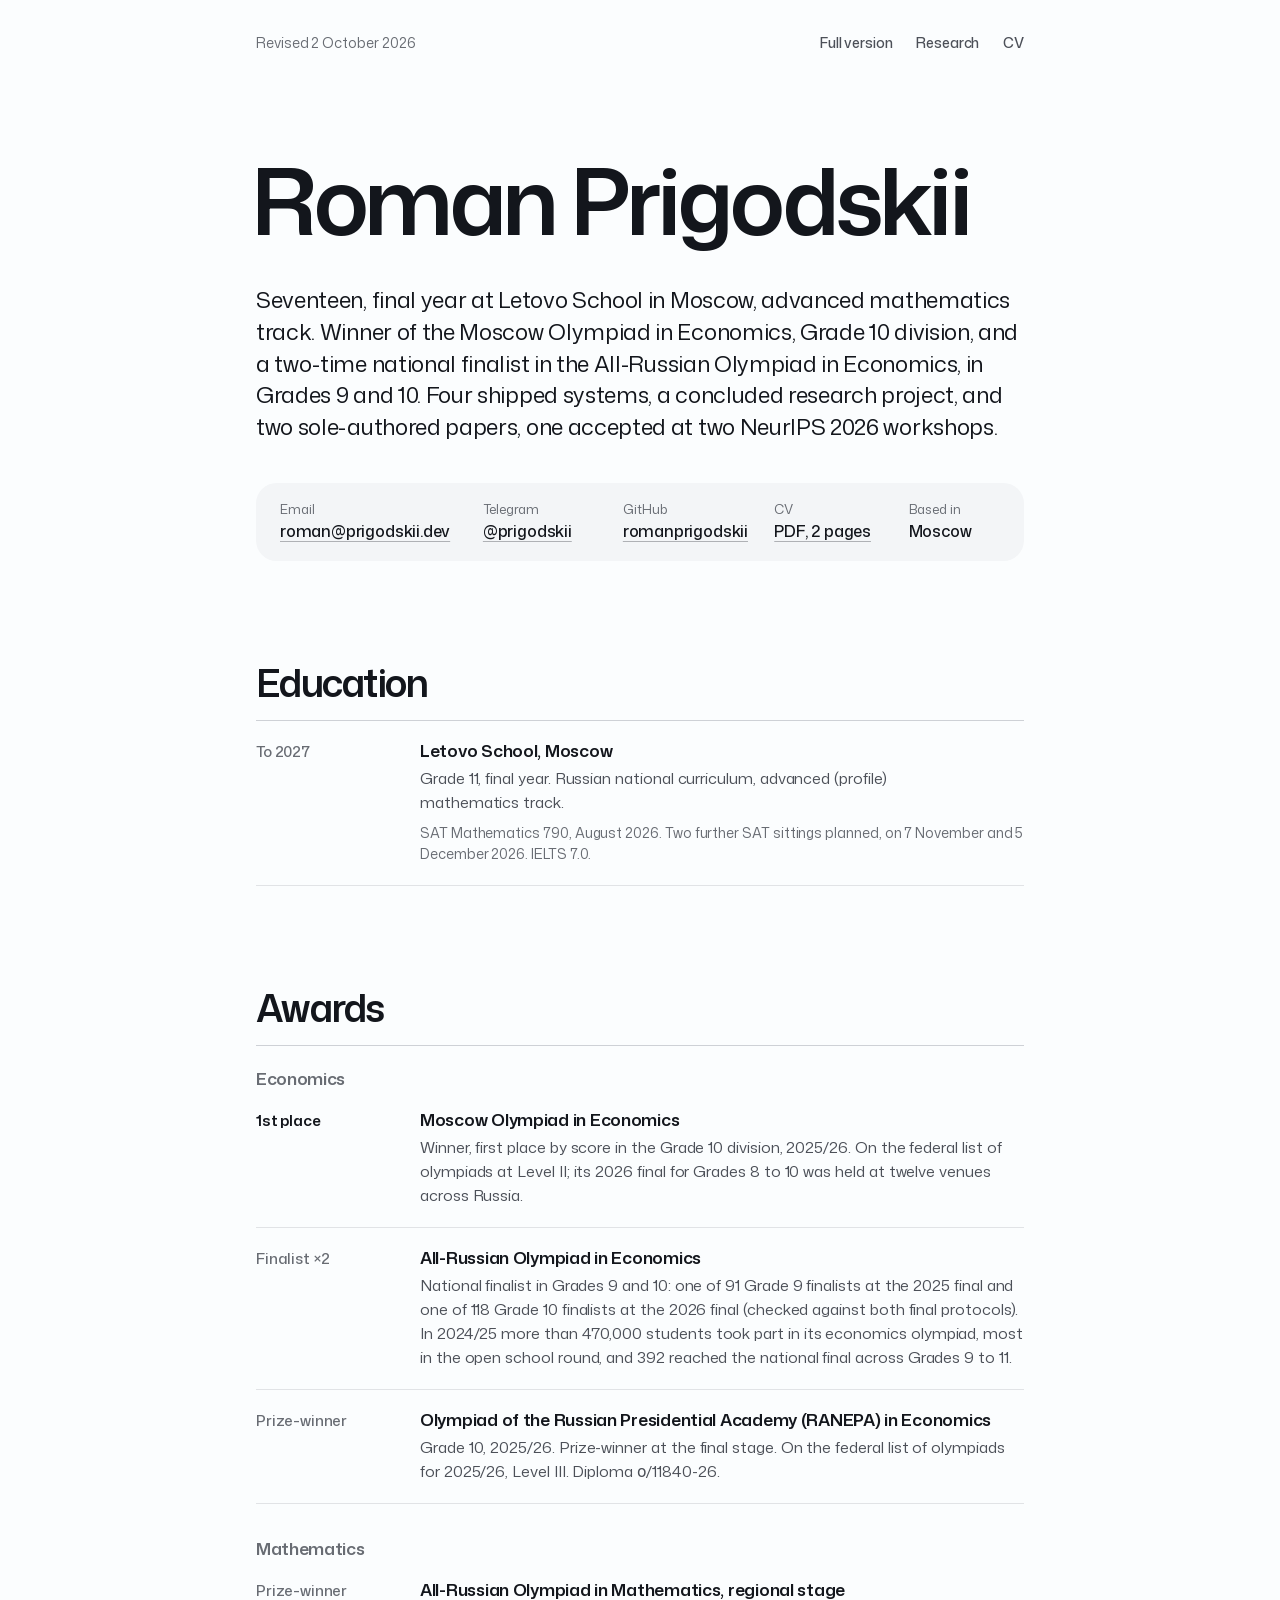
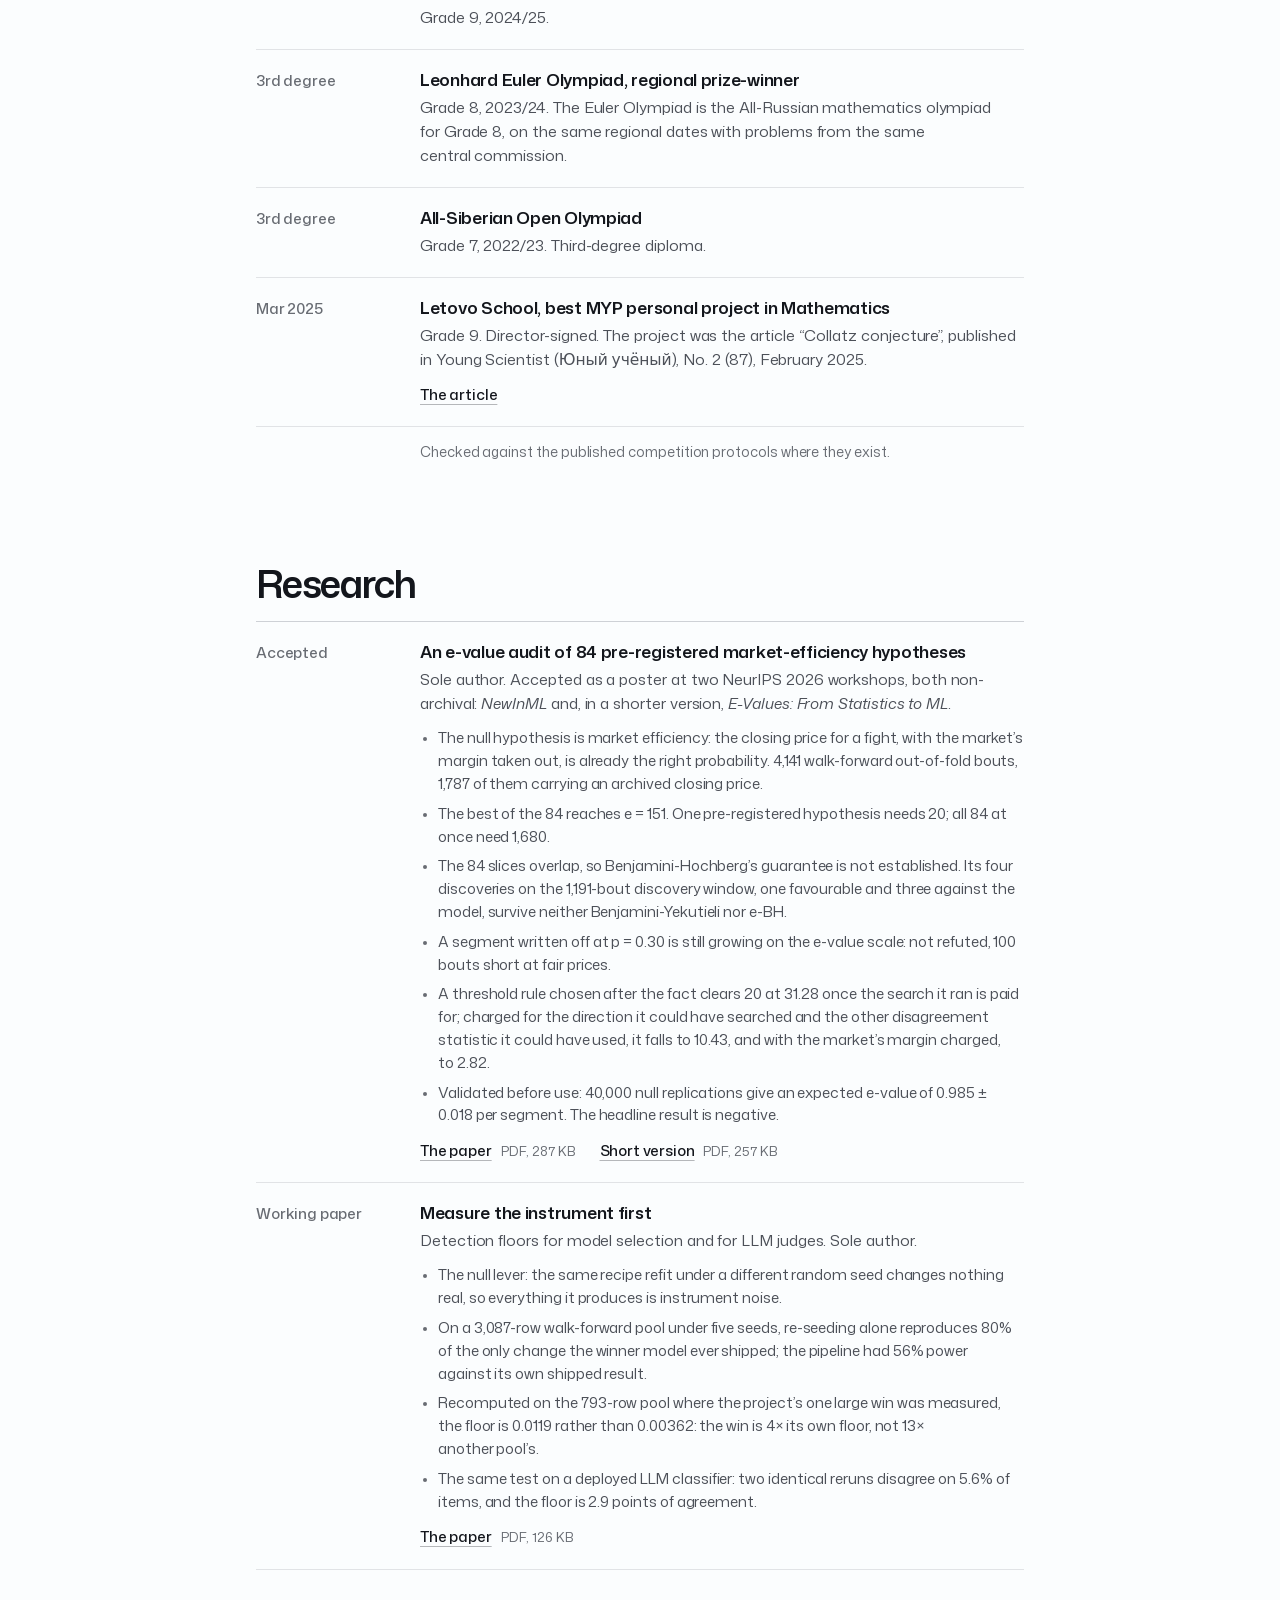
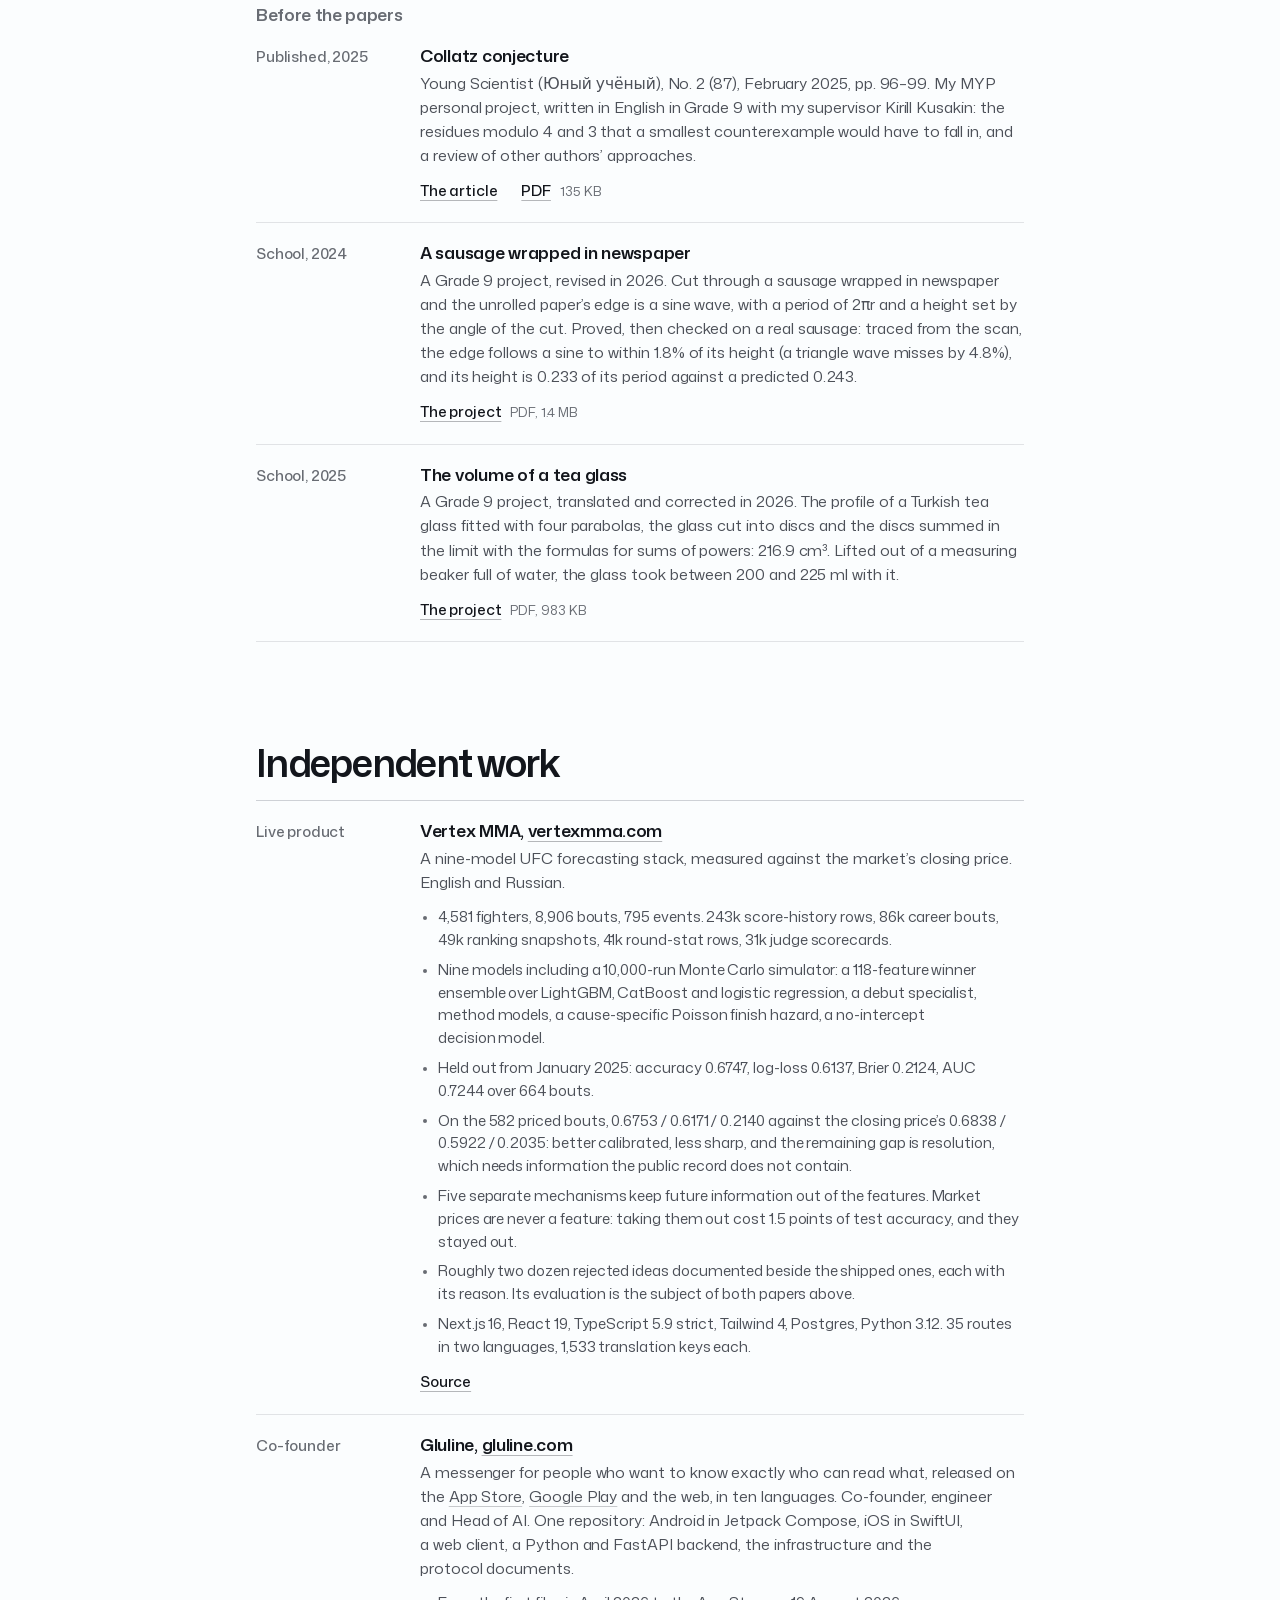
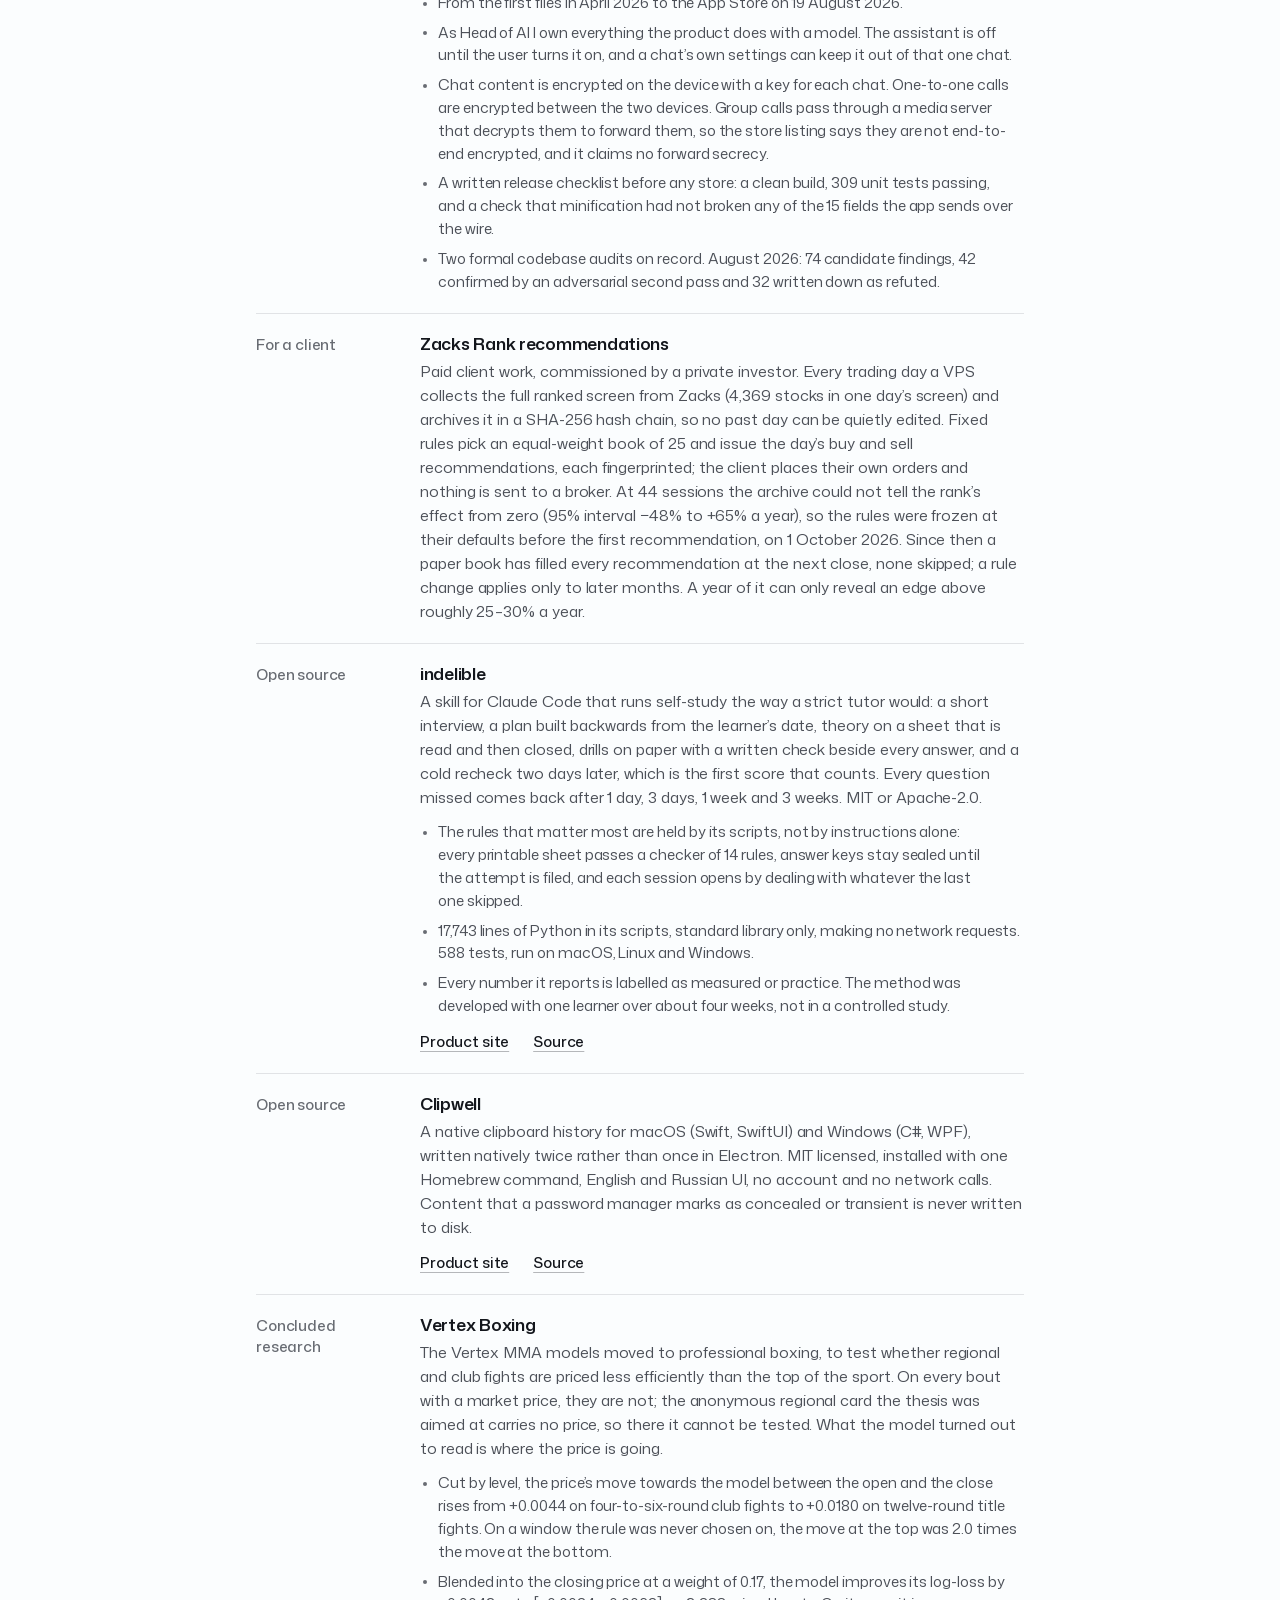
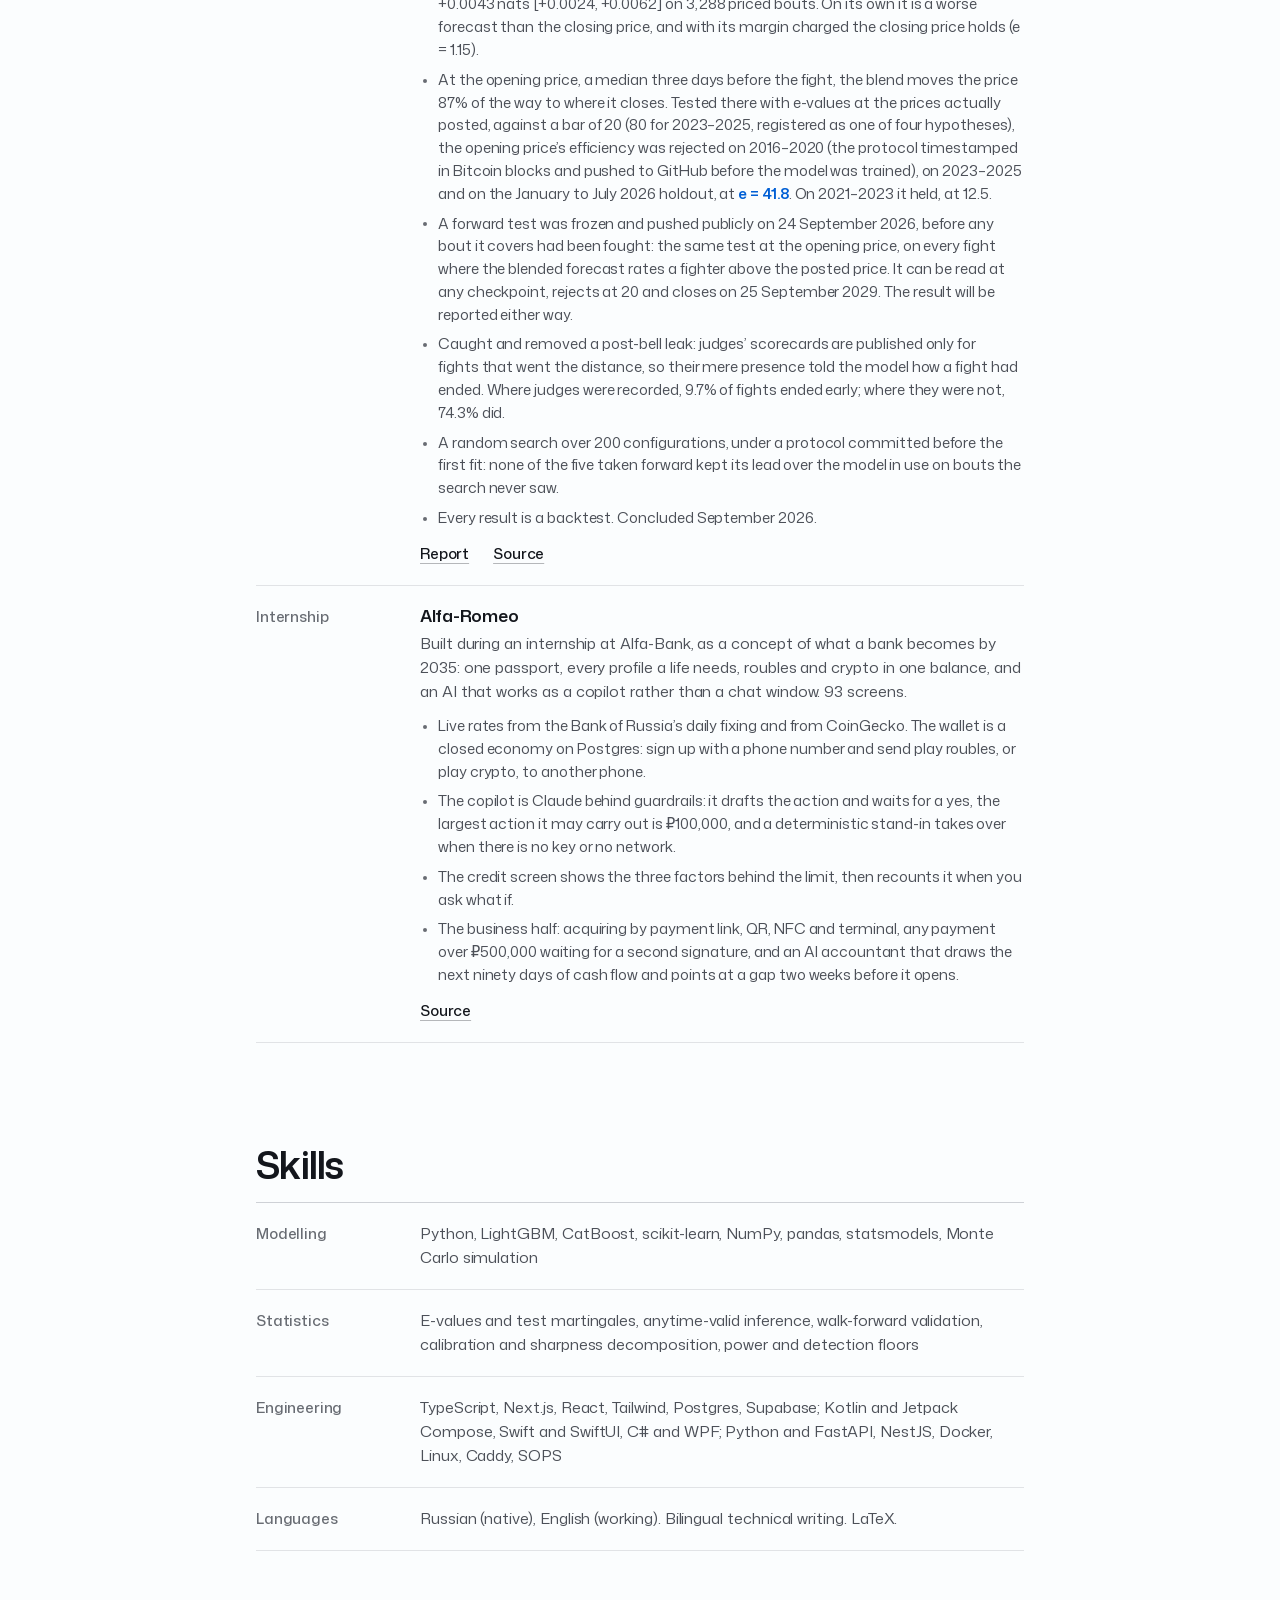
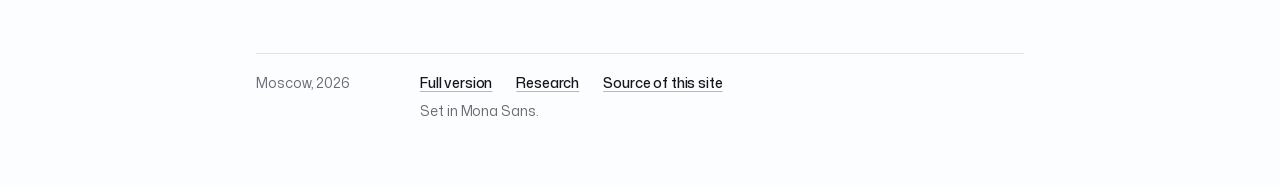
<file: plain/index.html>
<!doctype html>
<html lang="en">
<head>
<meta charset="utf-8">
<meta name="viewport" content="width=device-width, initial-scale=1, viewport-fit=cover">
<title>Roman Prigodskii, plain version</title>
<meta name="description" content="A printable record: Moscow Olympiad in Economics winner, four shipped systems, two sole-authored papers, one accepted at two NeurIPS 2026 workshops.">
<meta name="author" content="Roman Prigodskii">
<meta name="robots" content="index,follow">
<meta name="theme-color" content="#FBFCFE">
<link rel="canonical" href="https://prigodskii.dev/plain/">
<meta property="og:type" content="profile">
<meta property="og:title" content="Roman Prigodskii, plain version">
<meta property="og:description" content="A printable record: Moscow Olympiad in Economics winner, four shipped systems, two sole-authored papers, one accepted at two NeurIPS 2026 workshops.">
<meta property="og:url" content="https://prigodskii.dev/plain/">
<meta property="og:image" content="https://prigodskii.dev/assets/img/og.png">
<meta property="og:image:width" content="1200">
<meta property="og:image:height" content="630">
<meta property="og:image:alt" content="Roman Prigodskii: forecasting models that test how efficient market prices are; co-founder and Head of AI at Gluline. Beside it, vertexmma.com in a browser and the Gluline app on a phone.">
<meta name="twitter:card" content="summary_large_image">
<meta name="twitter:image:alt" content="Roman Prigodskii: forecasting models that test how efficient market prices are; co-founder and Head of AI at Gluline. Beside it, vertexmma.com in a browser and the Gluline app on a phone.">
<link rel="icon" href="../assets/img/mark.svg" type="image/svg+xml">
<link rel="apple-touch-icon" href="../assets/img/mark-180.png">
<link rel="preload" href="../assets/fonts/mona-sans-200-900-normal-latin.woff2" as="font" type="font/woff2" crossorigin>
<style>
/* Mona Sans, by GitHub (SIL Open Font License 1.1, assets/fonts/OFL-MonaSans.txt): one variable family, weight 200 to 900, width 75 to 125 */
@font-face { font-family: "Mona Sans"; font-style: normal; font-weight: 200 900; font-stretch: 75% 125%; font-display: swap; src: url("../assets/fonts/mona-sans-200-900-normal-latin-ext.woff2") format("woff2"); unicode-range: U+0100-02BA, U+02BD-02C5, U+02C7-02CC, U+02CE-02D7, U+02DD-02FF, U+0304, U+0308, U+0329, U+1D00-1DBF, U+1E00-1E9F, U+1EF2-1EFF, U+2020, U+20A0-20AB, U+20AD-20C0, U+2113, U+2C60-2C7F, U+A720-A7FF; }
@font-face { font-family: "Mona Sans"; font-style: normal; font-weight: 200 900; font-stretch: 75% 125%; font-display: swap; src: url("../assets/fonts/mona-sans-200-900-normal-latin.woff2") format("woff2"); unicode-range: U+0000-00FF, U+0131, U+0152-0153, U+02BB-02BC, U+02C6, U+02DA, U+02DC, U+0304, U+0308, U+0329, U+2000-206F, U+20AC, U+2122, U+2191, U+2193, U+2212, U+2215, U+FEFF, U+FFFD; }
@font-face { font-family: "Mona Sans"; font-style: italic; font-weight: 200 900; font-stretch: 75% 125%; font-display: swap; src: url("../assets/fonts/mona-sans-200-900-italic-latin-ext.woff2") format("woff2"); unicode-range: U+0100-02BA, U+02BD-02C5, U+02C7-02CC, U+02CE-02D7, U+02DD-02FF, U+0304, U+0308, U+0329, U+1D00-1DBF, U+1E00-1E9F, U+1EF2-1EFF, U+2020, U+20A0-20AB, U+20AD-20C0, U+2113, U+2C60-2C7F, U+A720-A7FF; }
@font-face { font-family: "Mona Sans"; font-style: italic; font-weight: 200 900; font-stretch: 75% 125%; font-display: swap; src: url("../assets/fonts/mona-sans-200-900-italic-latin.woff2") format("woff2"); unicode-range: U+0000-00FF, U+0131, U+0152-0153, U+02BB-02BC, U+02C6, U+02DA, U+02DC, U+0304, U+0308, U+0329, U+2000-206F, U+20AC, U+2122, U+2191, U+2193, U+2212, U+2215, U+FEFF, U+FFFD; }

/* ==========================================================================
   /plain/: the whole record on one page, with no scripts, for reading and
   for printing. The site's clean light theme without its stages and
   figures: Mona Sans, a cool near-white ground, near-black ink and
   hairlines. Every entry is a row: what it is on the left, the facts on the
   right. On paper it is A4, black on white.
   ========================================================================== */
:root {
  --bg: oklch(0.992 0.002 250);          /* #FBFCFE */
  --tile: oklch(0.968 0.004 255);        /* #F3F5F7 */
  --ink: oklch(0.2 0.012 262);           /* #13161C */
  --ink-2: oklch(0.43 0.014 262);        /* #4C5058 */
  --ink-3: oklch(0.53 0.012 262);        /* #686C73, 5.2:1 on bg, 4.8:1 on tile */
  --line: oklch(0.915 0.005 262);
  --line-2: oklch(0.86 0.007 262);
  --signal-t: oklch(0.51 0.2 257);       /* a result that clears its bar, as text */

  --m: clamp(16px, 3.34vw, 56px);
  --gut: clamp(16px, 2vw, 28px);
  --k: 10.25rem;                         /* the key column */
  --r-tile: clamp(16px, 1.6vw, 24px);

  --eo: cubic-bezier(0.16, 1, 0.3, 1);
  --eq: cubic-bezier(0.25, 1, 0.5, 1);
  --f-sans: "Mona Sans", ui-sans-serif, system-ui, -apple-system, "Segoe UI", sans-serif;
  color-scheme: light;
}

*, *::before, *::after { box-sizing: border-box; }
html { -webkit-text-size-adjust: 100%; text-size-adjust: 100%; background: var(--bg); }
body {
  margin: 0;
  background: var(--bg);
  color: var(--ink);
  font-family: var(--f-sans);
  font-size: 1rem;
  line-height: 1.55;
  letter-spacing: -0.004em;
  font-kerning: normal;
  /* Mona Sans's tabular figures carry a slashed zero; its proportional ones belong here */
  font-variant-numeric: lining-nums proportional-nums;
  text-rendering: optimizeLegibility;
  -webkit-font-smoothing: antialiased;
  -moz-osx-font-smoothing: grayscale;
}
p, h1, h2, h3, ul, dl, dd { margin: 0; }
ul { padding: 0; list-style: none; }
b, strong { font-weight: 600; }
i, em { font-style: italic; }
::selection { background: var(--ink); color: var(--bg); }
a { color: inherit; text-decoration-line: underline; text-decoration-thickness: 1px; text-underline-offset: 0.24em; text-decoration-color: color-mix(in oklab, currentColor 30%, transparent); transition: text-decoration-color 200ms ease, color 200ms ease; }
a:hover { text-decoration-color: currentColor; }
:focus-visible { outline: 2px solid var(--ink); outline-offset: 3px; border-radius: 4px; }

.page { width: min(100% - 2 * var(--m), 48rem); margin-inline: auto; padding-bottom: 64px; }

/* ------------------------------------------------------------ header */
.hd { padding-top: clamp(20px, 2.6vw, 32px); }
.top { display: flex; justify-content: space-between; align-items: baseline; gap: 6px 24px; flex-wrap: wrap; font-size: 0.875rem; color: var(--ink-3); }
.top-links { display: flex; gap: 24px; font-weight: 500; letter-spacing: -0.01em; color: var(--ink-2); }
.top-links a { text-decoration: none; }
.top-links a:hover { color: var(--ink); }
.top-print { display: none; }

h1 {
  margin: clamp(56px, 8vw, 112px) 0 0 -0.05em;
  font-weight: 600;
  font-size: clamp(3rem, 1.4rem + 6.2vw, 5.75rem);
  line-height: 0.96;
  letter-spacing: -0.052em;
  padding-bottom: 0.04em;
}
.lede {
  margin-top: clamp(24px, 2.8vw, 36px);
  font-size: clamp(1.1875rem, 1rem + 0.5vw, 1.4375rem);
  line-height: 1.42;
  letter-spacing: -0.014em;
  text-wrap: pretty;
}
/* how to reach me, on a tile */
.contact {
  display: grid;
  grid-template-columns: 1.55fr 1fr 1.1fr 0.95fr 0.8fr;
  gap: 12px var(--gut);
  margin-top: clamp(28px, 3.2vw, 40px);
  padding: 18px 24px 19px;
  background: var(--tile);
  border-radius: var(--r-tile);
}
.contact div { min-width: 0; }
.contact dt { font-size: 0.8125rem; line-height: 1.3; color: var(--ink-3); }
.contact dd { margin-top: 3px; font-size: 1rem; font-weight: 500; line-height: 1.35; letter-spacing: -0.012em; overflow-wrap: anywhere; }

/* ------------------------------------------------------------ sections */
section { margin-top: clamp(64px, 8vw, 104px); }
h2 {
  font-weight: 600;
  font-size: clamp(1.75rem, 1.3rem + 1.4vw, 2.375rem);
  line-height: 1;
  letter-spacing: -0.045em;
  padding-bottom: 18px;
  border-bottom: 1px solid var(--line-2);
}
.grp { padding: 34px 0 2px; font-size: 1.0625rem; font-weight: 600; line-height: 1.2; letter-spacing: -0.02em; color: var(--ink-3); }
h2 + .grp { padding-top: 22px; }

.row { display: grid; grid-template-columns: var(--k) minmax(0, 1fr); align-items: baseline; padding: 18px 0 20px; border-bottom: 1px solid var(--line); }
.k { padding-right: var(--gut); font-size: 0.9375rem; font-weight: 500; line-height: 1.35; letter-spacing: -0.01em; color: var(--ink-3); }
.row.is-top .k { color: var(--ink); font-weight: 600; }
.v { min-width: 0; }
.v h3 { font-size: 1.0625rem; font-weight: 600; line-height: 1.35; letter-spacing: -0.016em; text-wrap: balance; }
.v p { font-size: 0.96875rem; line-height: 1.55; color: var(--ink-2); text-wrap: pretty; }
.v h3 + p, .v p + p { margin-top: 4px; }
.v ul { margin-top: 12px; }
.v li { position: relative; padding-left: 18px; font-size: 0.9375rem; line-height: 1.52; color: var(--ink-2); text-wrap: pretty; }
.v li + li { margin-top: 7px; }
.v li::before { content: ""; position: absolute; left: 3px; top: 0.66em; width: 4px; height: 4px; border-radius: 50%; background: var(--ink-3); }
.v .src { display: flex; flex-wrap: wrap; gap: 4px 24px; margin-top: 12px; font-size: 0.9375rem; font-weight: 500; letter-spacing: -0.01em; color: var(--ink); }
.v .src > span { white-space: nowrap; }
.v .src small { margin-left: 6px; font-size: 0.8125rem; font-weight: 400; letter-spacing: 0; color: var(--ink-3); }
.v .quiet { margin-top: 8px; font-size: 0.875rem; color: var(--ink-3); }
.hit { color: var(--signal-t); font-weight: 600; white-space: nowrap; }
.note { margin-top: 14px; padding-left: var(--k); font-size: 0.875rem; color: var(--ink-3); }

.foot { margin-top: clamp(72px, 8vw, 112px); padding-top: 18px; border-top: 1px solid var(--line); display: grid; grid-template-columns: var(--k) minmax(0, 1fr); font-size: 0.875rem; color: var(--ink-3); }
.foot > :first-child { padding-right: var(--gut); }
.foot .src { display: flex; flex-wrap: wrap; gap: 4px 24px; margin-bottom: 6px; color: var(--ink); font-weight: 500; letter-spacing: -0.01em; }

/* ------------------------------------------------------------ motion
   The header arrives the way the home page's does: the name rises out of a
   blur, then the lines under it. Nothing below the header moves. */
@media (prefers-reduced-motion: no-preference) {
  h1 { animation: pl-rise 1200ms var(--eo) 60ms backwards; }
  .lede { animation: pl-up 1000ms var(--eo) 380ms backwards; }
  .contact { animation: pl-up 1000ms var(--eo) 500ms backwards; }
}
@keyframes pl-rise { from { opacity: 0; transform: translateY(0.16em); filter: blur(10px); } }
@keyframes pl-up { from { opacity: 0; transform: translateY(20px); } }

/* the page opens and closes the way the others do: the page being left
   fades out on top of this one, which brings its own content in */
@view-transition { navigation: auto; }
::view-transition-group(*) { animation-duration: 640ms; animation-timing-function: cubic-bezier(0.32, 0.72, 0, 1); }
::view-transition-old(root), ::view-transition-new(root) { mix-blend-mode: normal; }
::view-transition-old(root) { z-index: 1; animation: vt-out 240ms cubic-bezier(0.33, 1, 0.68, 1) both; }
::view-transition-new(root) { animation: none; }
::view-transition-old(*):only-child { animation: vt-out 240ms cubic-bezier(0.33, 1, 0.68, 1) both; }
@keyframes vt-out { to { opacity: 0; } }

/* ------------------------------------------------------------ phones */
@media (max-width: 760px) {
  .page { padding-bottom: 44px; }
  .top { font-size: 0.8125rem; }
  .top-links { gap: 20px; }
  h1 { margin-top: 44px; font-size: clamp(2.75rem, 14.4vw, 3.75rem); }
  .lede { margin-top: 20px; }
  .contact { grid-template-columns: 1fr 1fr; gap: 14px 16px; padding: 16px 18px 17px; margin-top: 26px; }
  .contact div:first-child { grid-column: 1 / 3; }
  section { margin-top: 64px; }
  h2 { padding-bottom: 14px; }
  .grp { padding-top: 28px; }
  h2 + .grp { padding-top: 18px; }
  .row { display: block; padding: 16px 0 18px; }
  .k { display: block; padding: 0 0 4px; font-size: 0.875rem; }
  .note { padding-left: 0; }
  .foot { display: block; }
  .foot > :first-child { margin-bottom: 8px; }
}

@media (prefers-reduced-motion: reduce) {
  h1, .lede, .contact { animation: none; }
  a { transition: none; }
  ::view-transition-group(*), ::view-transition-old(*), ::view-transition-new(*) { animation: none !important; }
}

/* ------------------------------------------------------------ print
   A4, black on white. The same rows on a 30 mm key column; a row never
   splits across two pages, and every link prints its address. */
@page {
  size: A4;
  margin: 14mm 15mm 15mm;
  @bottom-left { content: "Roman Prigodskii, prigodskii.dev"; font-family: "Mona Sans", Arial, sans-serif; font-weight: 500; font-size: 7.5pt; letter-spacing: -0.01em; color: #6b6b6b; }
  @bottom-right { content: counter(page) " of " counter(pages); font-family: "Mona Sans", Arial, sans-serif; font-weight: 500; font-size: 7.5pt; color: #6b6b6b; }
}
@media print {
  :root { --bg: #fff; --tile: #fff; --ink: #000; --ink-2: #262626; --ink-3: #5e5e5e; --line: #d2d2d2; --line-2: #000; --signal-t: #000; --gut: 3.5mm; --k: 30mm; }
  *, *::before, *::after { animation: none !important; transition: none !important; }
  html, body { background: #fff; }
  body { font-size: 8.9pt; line-height: 1.4; letter-spacing: -0.002em; orphans: 3; widows: 3; }
  .page { width: auto; padding: 0; }
  .top-links, .foot { display: none; }
  .top-print { display: inline; color: var(--ink); font-weight: 500; }
  .hd { padding: 0 0 4.4mm; border-bottom: 0.75pt solid #000; }
  .top { font-size: 8pt; }
  h1 { margin-top: 5mm; font-size: 29pt; line-height: 1; }
  .lede { margin-top: 3.2mm; font-size: 10.4pt; line-height: 1.4; letter-spacing: -0.01em; max-width: none; }
  .contact { margin-top: 4mm; padding: 0; gap: 2mm 7mm; grid-template-columns: repeat(4, max-content); border-radius: 0; }
  .contact div:first-child { grid-column: auto; }
  /* on paper this page is the record; the PDF CV is for the screen */
  .contact .is-cv { display: none; }
  .contact dt { font-size: 7.4pt; }
  .contact dd { margin-top: 0.4mm; font-size: 9pt; }
  section { margin-top: 6.4mm; }
  h2 { font-size: 13.5pt; letter-spacing: -0.035em; padding-bottom: 2mm; border-bottom-width: 0.75pt; break-after: avoid; }
  .grp { font-size: 9.6pt; padding: 3.6mm 0 0; break-after: avoid; break-inside: avoid; }
  h2 + .grp { padding-top: 2.6mm; }
  .row { display: grid; grid-template-columns: var(--k) minmax(0, 1fr); padding: 2mm 0 2.3mm; border-bottom-width: 0.5pt; break-inside: avoid; }
  .k { display: block; padding: 0 var(--gut) 0 0; font-size: 8.6pt; }
  .row.is-top .k { font-size: 8.6pt; }
  .v h3 { font-size: 9.4pt; letter-spacing: -0.012em; }
  .v p { font-size: 8.9pt; line-height: 1.42; }
  .v h3 + p, .v p + p { margin-top: 0.7mm; }
  .v ul { margin-top: 1.3mm; }
  .v li { font-size: 8.6pt; line-height: 1.4; padding-left: 3.4mm; }
  .v li + li { margin-top: 0.8mm; }
  /* backgrounds are not printed by default, so the bullet is drawn as a border */
  .v li::before { left: 0.4mm; top: 0.6em; width: 1.1mm; height: 1.1mm; background: none; border: 0.55mm solid #000; }
  .v .src { font-size: 8.3pt; margin-top: 1.4mm; gap: 0.5mm 5mm; }
  .v .quiet { font-size: 8.3pt; margin-top: 0.9mm; }
  .note { font-size: 8.3pt; margin-top: 1.8mm; padding-left: var(--k); break-before: avoid; }
  a { text-decoration: none; }
  a[data-p]::after { content: " " attr(data-p); font-weight: 400; color: var(--ink-3); }
  .v .src small, .np { display: none; }
}
</style>
<body>
<div class="page">

<header class="hd">
  <p class="top">
    <span>Revised 2 October 2026</span>
    <span class="top-links"><a href="../">Full version</a><a href="../research/">Research</a><a href="../cv.pdf">CV</a></span>
    <span class="top-print">prigodskii.dev</span>
  </p>
  <h1>Roman Prigodskii</h1>
  <p class="lede">Seventeen, final year at Letovo School in Moscow, advanced mathematics track. Winner of the Moscow Olympiad in Economics, Grade 10 division, and a two-time national finalist in the All-Russian Olympiad in Economics, in Grades 9 and 10. Four shipped systems, a concluded research project, and two sole-authored papers, one accepted at two NeurIPS 2026 workshops.</p>
  <dl class="contact">
    <div><dt>Email</dt><dd><a href="mailto:roman@prigodskii.dev">roman@prigodskii.dev</a></dd></div>
    <div><dt>Telegram</dt><dd><a href="https://t.me/prigodskii" rel="me noopener">@prigodskii</a></dd></div>
    <div><dt>GitHub</dt><dd><a href="https://github.com/romanprigodskii" rel="me noopener">romanprigodskii</a></dd></div>
    <div class="is-cv"><dt>CV</dt><dd><a href="../cv.pdf">PDF, 2 pages</a></dd></div>
    <div><dt>Based in</dt><dd>Moscow</dd></div>
  </dl>
</header>

<main>

  <section aria-labelledby="s-edu">
    <h2 id="s-edu">Education</h2>
    <div class="row">
      <span class="k">To 2027</span>
      <div class="v">
        <h3>Letovo School, Moscow</h3>
        <p>Grade 11, final year. Russian national curriculum, advanced (profile) mathematics track.</p>
        <p class="quiet">SAT Mathematics 790, August 2026. Two further SAT sittings planned, on 7 November and 5 December 2026. IELTS 7.0.</p>
      </div>
    </div>
  </section>

  <section aria-labelledby="s-awards">
    <h2 id="s-awards">Awards</h2>
    <p class="grp">Economics</p>
    <div class="row is-top">
      <span class="k">1st place</span>
      <div class="v">
        <h3>Moscow Olympiad in Economics</h3>
        <p>Winner, first place by score in the Grade 10 division, 2025/26. On the federal list of olympiads at Level II; its 2026 final for Grades 8 to 10 was held at twelve venues across Russia.</p>
      </div>
    </div>
    <div class="row">
      <span class="k">Finalist &times;2</span>
      <div class="v">
        <h3>All-Russian Olympiad in Economics</h3>
        <p>National finalist in Grades 9 and 10: one of 91 Grade 9 finalists at the 2025 final and one of 118 Grade 10 finalists at the 2026 final (checked against both final protocols). In 2024/25 more than 470,000 students took part in its economics olympiad, most in the open school round, and 392 reached the national final across Grades 9 to 11.</p>
      </div>
    </div>
    <div class="row">
      <span class="k">Prize-winner</span>
      <div class="v">
        <h3>Olympiad of the Russian Presidential Academy (RANEPA) in Economics</h3>
        <p>Grade 10, 2025/26. Prize-winner at the final stage. On the federal list of olympiads for 2025/26, Level III. Diploma <span lang="ru">о</span>/11840-26.</p>
      </div>
    </div>
    <p class="grp">Mathematics</p>
    <div class="row">
      <span class="k">Prize-winner</span>
      <div class="v">
        <h3>All-Russian Olympiad in Mathematics, regional stage</h3>
        <p>Grade 9, 2024/25.</p>
      </div>
    </div>
    <div class="row">
      <span class="k">3rd degree</span>
      <div class="v">
        <h3>Leonhard Euler Olympiad, regional prize-winner</h3>
        <p>Grade 8, 2023/24. The Euler Olympiad is the All-Russian mathematics olympiad for Grade 8, on the same regional dates with problems from the same central commission.</p>
      </div>
    </div>
    <div class="row">
      <span class="k">3rd degree</span>
      <div class="v">
        <h3>All-Siberian Open Olympiad</h3>
        <p>Grade 7, 2022/23. Third-degree diploma.</p>
      </div>
    </div>
    <div class="row">
      <span class="k">Mar 2025</span>
      <div class="v">
        <h3>Letovo School, best MYP personal project in Mathematics</h3>
        <p>Grade 9. Director-signed. The project was the article &ldquo;Collatz conjecture&rdquo;, published in Young Scientist (<span lang="ru">Юный учёный</span>), No. 2 (87), February 2025.</p>
        <p class="src"><a href="https://moluch.ru/young/archive/87/4743/" rel="noopener" data-p="moluch.ru/young/archive/87/4743">The article</a></p>
      </div>
    </div>
    <p class="note">Checked against the published competition protocols where they exist.</p>
  </section>

  <section aria-labelledby="s-research">
    <h2 id="s-research">Research</h2>
    <div class="row">
      <span class="k">Accepted</span>
      <div class="v">
        <h3>An e-value audit of 84 pre-registered market-efficiency hypotheses</h3>
        <p>Sole author. Accepted as a poster at two NeurIPS 2026 workshops, both non-archival: <i>NewInML</i> and, in a shorter version, <i>E-Values: From Statistics to ML</i>.</p>
        <ul>
          <li>The null hypothesis is market efficiency: the closing price for a fight, with the market&rsquo;s margin taken out, is already the right probability. 4,141 walk-forward out-of-fold bouts, 1,787 of them carrying an archived closing price.</li>
          <li>The best of the 84 reaches e = 151. One pre-registered hypothesis needs 20; all 84 at once need 1,680.</li>
          <li>The 84 slices overlap, so Benjamini-Hochberg&rsquo;s guarantee is not established. Its four discoveries on the 1,191-bout discovery window, one favourable and three against the model, survive neither Benjamini-Yekutieli nor e-BH.</li>
          <li>A segment written off at p = 0.30 is still growing on the e-value scale: not refuted, 100 bouts short at fair prices.</li>
          <li>A threshold rule chosen after the fact clears 20 at 31.28 once the search it ran is paid for; charged for the direction it could have searched and the other disagreement statistic it could have used, it falls to 10.43, and with the market&rsquo;s margin charged, to 2.82.</li>
          <li>Validated before use: 40,000 null replications give an expected e-value of 0.985 &plusmn; 0.018 per segment. The headline result is negative.</li>
        </ul>
        <p class="src"><span><a href="../papers/newinml.pdf" data-p="prigodskii.dev/papers/newinml.pdf">The paper</a> <small>PDF, 287 KB</small></span><span><a href="../papers/evalues.pdf" data-p="prigodskii.dev/papers/evalues.pdf">Short version</a> <small>PDF, 257 KB</small></span></p>
      </div>
    </div>
    <div class="row">
      <span class="k">Working paper</span>
      <div class="v">
        <h3>Measure the instrument first</h3>
        <p>Detection floors for model selection and for LLM judges. Sole author.</p>
        <ul>
          <li>The null lever: the same recipe refit under a different random seed changes nothing real, so everything it produces is instrument noise.</li>
          <li>On a 3,087-row walk-forward pool under five seeds, re-seeding alone reproduces 80% of the only change the winner model ever shipped; the pipeline had 56% power against its own shipped result.</li>
          <li>Recomputed on the 793-row pool where the project&rsquo;s one large win was measured, the floor is 0.0119 rather than 0.00362: the win is 4&times; its own floor, not 13&times; another pool&rsquo;s.</li>
          <li>The same test on a deployed LLM classifier: two identical reruns disagree on 5.6% of items, and the floor is 2.9 points of agreement.</li>
        </ul>
        <p class="src"><span><a href="../papers/floors.pdf" data-p="prigodskii.dev/papers/floors.pdf">The paper</a> <small>PDF, 126 KB</small></span></p>
      </div>
    </div>
    <p class="grp">Before the papers</p>
    <div class="row">
      <span class="k">Published, 2025</span>
      <div class="v">
        <h3>Collatz conjecture</h3>
        <p>Young Scientist (<span lang="ru">Юный учёный</span>), No. 2 (87), February 2025, pp. 96&ndash;99. My MYP personal project, written in English in Grade 9 with my supervisor Kirill Kusakin: the residues modulo 4 and 3 that a smallest counterexample would have to fall in, and a review of other authors&rsquo; approaches.</p>
        <p class="src"><span><a href="https://moluch.ru/young/archive/87/4743/" rel="noopener" data-p="moluch.ru/young/archive/87/4743">The article</a></span> <span><a href="../papers/collatz.pdf" data-p="prigodskii.dev/papers/collatz.pdf">PDF</a> <small>135 KB</small></span></p>
      </div>
    </div>
    <div class="row">
      <span class="k">School, 2024</span>
      <div class="v">
        <h3>A sausage wrapped in newspaper</h3>
        <p>A Grade 9 project, revised in 2026. Cut through a sausage wrapped in newspaper and the unrolled paper&rsquo;s edge is a sine wave, with a period of 2&pi;r and a height set by the angle of the cut. Proved, then checked on a real sausage: traced from the scan, the edge follows a sine to within 1.8% of its height (a triangle wave misses by 4.8%), and its height is 0.233 of its period against a predicted 0.243.</p>
        <p class="src"><span><a href="../papers/sausage.pdf" data-p="prigodskii.dev/papers/sausage.pdf">The project</a> <small>PDF, 1.4 MB</small></span></p>
      </div>
    </div>
    <div class="row">
      <span class="k">School, 2025</span>
      <div class="v">
        <h3>The volume of a tea glass</h3>
        <p>A Grade 9 project, translated and corrected in 2026. The profile of a Turkish tea glass fitted with four parabolas, the glass cut into discs and the discs summed in the limit with the formulas for sums of powers: 216.9 cm&sup3;. Lifted out of a measuring beaker full of water, the glass took between 200 and 225 ml with it.</p>
        <p class="src"><span><a href="../papers/glass.pdf" data-p="prigodskii.dev/papers/glass.pdf">The project</a> <small>PDF, 983 KB</small></span></p>
      </div>
    </div>
  </section>

  <section aria-labelledby="s-work">
    <h2 id="s-work">Independent work</h2>
    <div class="row">
      <span class="k">Live product</span>
      <div class="v">
        <h3>Vertex MMA, <a href="https://vertexmma.com" rel="noopener">vertexmma.com</a></h3>
        <p>A nine-model UFC forecasting stack, measured against the market&rsquo;s closing price. English and Russian.</p>
        <ul>
          <li>4,581 fighters, 8,906 bouts, 795 events. 243k score-history rows, 86k career bouts, 49k ranking snapshots, 41k round-stat rows, 31k judge scorecards.</li>
          <li>Nine models including a 10,000-run Monte Carlo simulator: a 118-feature winner ensemble over LightGBM, CatBoost and logistic regression, a debut specialist, method models, a cause-specific Poisson finish hazard, a no-intercept decision model.</li>
          <li>Held out from January 2025: accuracy 0.6747, log-loss 0.6137, Brier 0.2124, AUC 0.7244 over 664 bouts.</li>
          <li>On the 582 priced bouts, 0.6753 / 0.6171 / 0.2140 against the closing price&rsquo;s 0.6838 / 0.5922 / 0.2035: better calibrated, less sharp, and the remaining gap is resolution, which needs information the public record does not contain.</li>
          <li>Five separate mechanisms keep future information out of the features. Market prices are never a feature: taking them out cost 1.5 points of test accuracy, and they stayed out.</li>
          <li>Roughly two dozen rejected ideas documented beside the shipped ones, each with its reason. Its evaluation is the subject of both papers above.</li>
          <li>Next.js 16, React 19, TypeScript 5.9 strict, Tailwind 4, Postgres, Python 3.12. 35 routes in two languages, 1,533 translation keys each.</li>
        </ul>
        <p class="src"><a href="https://github.com/romanprigodskii/vertex-mma" rel="noopener" data-p="github.com/romanprigodskii/vertex-mma">Source</a></p>
      </div>
    </div>
    <div class="row">
      <span class="k">Co-founder</span>
      <div class="v">
        <h3>Gluline, <a href="https://gluline.com" rel="noopener">gluline.com</a></h3>
        <p>A messenger for people who want to know exactly who can read what, released on the <a href="https://apps.apple.com/us/app/gluline-messenger/id6786467294" rel="noopener">App Store</a>, <a href="https://play.google.com/store/apps/details?id=ae.apri.gluline" rel="noopener">Google Play</a> and the web, in ten languages. Co-founder, engineer and Head of AI. One repository: Android in Jetpack Compose, iOS in SwiftUI, a web client, a Python and FastAPI backend, the infrastructure and the protocol documents.</p>
        <ul>
          <li>From the first files in April 2026 to the App Store on 19 August 2026.</li>
          <li>As Head of AI I own everything the product does with a model. The assistant is off until the user turns it on, and a chat&rsquo;s own settings can keep it out of that one chat.</li>
          <li>Chat content is encrypted on the device with a key for each chat. One-to-one calls are encrypted between the two devices. Group calls pass through a media server that decrypts them to forward them, so the store listing says they are not end-to-end encrypted, and it claims no forward secrecy.</li>
          <li>A written release checklist before any store: a clean build, 309 unit tests passing, and a check that minification had not broken any of the 15 fields the app sends over the wire.</li>
          <li>Two formal codebase audits on record. August 2026: 74 candidate findings, 42 confirmed by an adversarial second pass and 32 written down as refuted.</li>
        </ul>
      </div>
    </div>
    <div class="row">
      <span class="k">For a client</span>
      <div class="v">
        <h3>Zacks Rank recommendations</h3>
        <p>Paid client work, commissioned by a private investor. Every trading day a VPS collects the full ranked screen from Zacks (4,369 stocks in one day&rsquo;s screen) and archives it in a SHA-256 hash chain, so no past day can be quietly edited. Fixed rules pick an equal-weight book of 25 and issue the day&rsquo;s buy and sell recommendations, each fingerprinted; the client places their own orders and nothing is sent to a broker. At 44 sessions the archive could not tell the rank&rsquo;s effect from zero (95% interval &minus;48% to +65% a year), so the rules were frozen at their defaults before the first recommendation, on 1&nbsp;October 2026. Since then a paper book has filled every recommendation at the next close, none skipped; a rule change applies only to later months. A year of it can only reveal an edge above roughly 25&ndash;30% a year.</p>
      </div>
    </div>
    <div class="row">
      <span class="k">Open source</span>
      <div class="v">
        <h3>indelible</h3>
        <p>A skill for Claude Code that runs self-study the way a strict tutor would: a short interview, a plan built backwards from the learner&rsquo;s date, theory on a sheet that is read and then closed, drills on paper with a written check beside every answer, and a cold recheck two days later, which is the first score that counts. Every question missed comes back after 1 day, 3 days, 1 week and 3 weeks. MIT or Apache-2.0.</p>
        <ul>
          <li>The rules that matter most are held by its scripts, not by instructions alone: every printable sheet passes a checker of 14 rules, answer keys stay sealed until the attempt is filed, and each session opens by dealing with whatever the last one skipped.</li>
          <li>17,743 lines of Python in its scripts, standard library only, making no network requests. 588 tests, run on macOS, Linux and Windows.</li>
          <li>Every number it reports is labelled as measured or practice. The method was developed with one learner over about four weeks, not in a controlled study.</li>
        </ul>
        <p class="src"><a href="https://romanprigodskii.github.io/indelible/" rel="noopener" data-p="romanprigodskii.github.io/indelible">Product site</a><a href="https://github.com/romanprigodskii/indelible" rel="noopener" data-p="github.com/romanprigodskii/indelible">Source</a></p>
      </div>
    </div>
    <div class="row">
      <span class="k">Open source</span>
      <div class="v">
        <h3>Clipwell</h3>
        <p>A native clipboard history for macOS (Swift, SwiftUI) and Windows (C#, WPF), written natively twice rather than once in Electron. MIT licensed, installed with one Homebrew command, English and Russian UI, no account and no network calls. Content that a password manager marks as concealed or transient is never written to disk.</p>
        <p class="src"><a href="https://romanprigodskii.github.io/clipwell/" rel="noopener" data-p="romanprigodskii.github.io/clipwell">Product site</a><a href="https://github.com/romanprigodskii/clipwell" rel="noopener" data-p="github.com/romanprigodskii/clipwell">Source</a></p>
      </div>
    </div>
    <div class="row">
      <span class="k">Concluded research</span>
      <div class="v">
        <h3>Vertex Boxing</h3>
        <p>The Vertex MMA models moved to professional boxing, to test whether regional and club fights are priced less efficiently than the top of the sport. On every bout with a market price, they are not; the anonymous regional card the thesis was aimed at carries no price, so there it cannot be tested. What the model turned out to read is where the price is going.</p>
        <ul>
          <li>Cut by level, the price&rsquo;s move towards the model between the open and the close rises from +0.0044 on four-to-six-round club fights to +0.0180 on twelve-round title fights. On a window the rule was never chosen on, the move at the top was 2.0 times the move at the bottom.</li>
          <li>Blended into the closing price at a weight of 0.17, the model improves its log-loss by +0.0043 nats [+0.0024, +0.0062] on 3,288 priced bouts. On its own it is a worse forecast than the closing price, and with its margin charged the closing price holds (e = 1.15).</li>
          <li>At the opening price, a median three days before the fight, the blend moves the price 87% of the way to where it closes. Tested there with e-values at the prices actually posted, against a bar of 20 (80 for 2023&ndash;2025, registered as one of four hypotheses), the opening price&rsquo;s efficiency was rejected on 2016&ndash;2020 (the protocol timestamped in Bitcoin blocks and pushed to GitHub before the model was trained), on 2023&ndash;2025 and on the January to July 2026 holdout, at <span class="hit">e = 41.8</span>. On 2021&ndash;2023 it held, at 12.5.</li>
          <li>A forward test was frozen and pushed publicly on 24 September 2026, before any bout it covers had been fought: the same test at the opening price, on every fight where the blended forecast rates a fighter above the posted price. It can be read at any checkpoint, rejects at 20 and closes on 25 September 2029. The result will be reported either way.</li>
          <li>Caught and removed a post-bell leak: judges&rsquo; scorecards are published only for fights that went the distance, so their mere presence told the model how a fight had ended. Where judges were recorded, 9.7% of fights ended early; where they were not, 74.3% did.</li>
          <li>A random search over 200 configurations, under a protocol committed before the first fit: none of the five taken forward kept its lead over the model in use on bouts the search never saw.</li>
          <li>Every result is a backtest. Concluded September 2026.</li>
        </ul>
        <p class="src"><a href="https://github.com/romanprigodskii/vertex-boxing/blob/main/docs/REPORT.md" rel="noopener" data-p="github.com/romanprigodskii/vertex-boxing">Report</a><a class="np" href="https://github.com/romanprigodskii/vertex-boxing" rel="noopener">Source</a></p>
      </div>
    </div>
    <div class="row">
      <span class="k">Internship</span>
      <div class="v">
        <h3>Alfa-Romeo</h3>
        <p>Built during an internship at Alfa-Bank, as a concept of what a bank becomes by 2035: one passport, every profile a life needs, roubles and crypto in one balance, and an AI that works as a copilot rather than a chat window. 93 screens.</p>
        <ul>
          <li>Live rates from the Bank of Russia&rsquo;s daily fixing and from CoinGecko. The wallet is a closed economy on Postgres: sign up with a phone number and send play roubles, or play crypto, to another phone.</li>
          <li>The copilot is Claude behind guardrails: it drafts the action and waits for a yes, the largest action it may carry out is &#8381;100,000, and a deterministic stand-in takes over when there is no key or no network.</li>
          <li>The credit screen shows the three factors behind the limit, then recounts it when you ask what if.</li>
          <li>The business half: acquiring by payment link, QR, NFC and terminal, any payment over &#8381;500,000 waiting for a second signature, and an AI accountant that draws the next ninety days of cash flow and points at a gap two weeks before it opens.</li>
        </ul>
        <p class="src"><a href="https://github.com/romanprigodskii/alfaromeo" rel="noopener" data-p="github.com/romanprigodskii/alfaromeo">Source</a></p>
      </div>
    </div>
  </section>

  <section aria-labelledby="s-skills">
    <h2 id="s-skills">Skills</h2>
    <div class="row">
      <span class="k">Modelling</span>
      <div class="v"><p>Python, LightGBM, CatBoost, scikit-learn, NumPy, pandas, statsmodels, Monte Carlo simulation</p></div>
    </div>
    <div class="row">
      <span class="k">Statistics</span>
      <div class="v"><p>E-values and test martingales, anytime-valid inference, walk-forward validation, calibration and sharpness decomposition, power and detection floors</p></div>
    </div>
    <div class="row">
      <span class="k">Engineering</span>
      <div class="v"><p>TypeScript, Next.js, React, Tailwind, Postgres, Supabase; Kotlin and Jetpack Compose, Swift and SwiftUI, C# and WPF; Python and FastAPI, NestJS, Docker, Linux, Caddy, SOPS</p></div>
    </div>
    <div class="row">
      <span class="k">Languages</span>
      <div class="v"><p>Russian (native), English (working). Bilingual technical writing. LaTeX.</p></div>
    </div>
  </section>

</main>

<footer class="foot">
  <p>Moscow, 2026</p>
  <div>
    <p class="src"><a href="../">Full version</a><a href="../research/">Research</a><a href="https://github.com/romanprigodskii/romanprigodskii.github.io" rel="noopener">Source of this site</a></p>
    <p>Set in Mona Sans.</p>
  </div>
</footer>

</div>
</body>
</html>
</file>
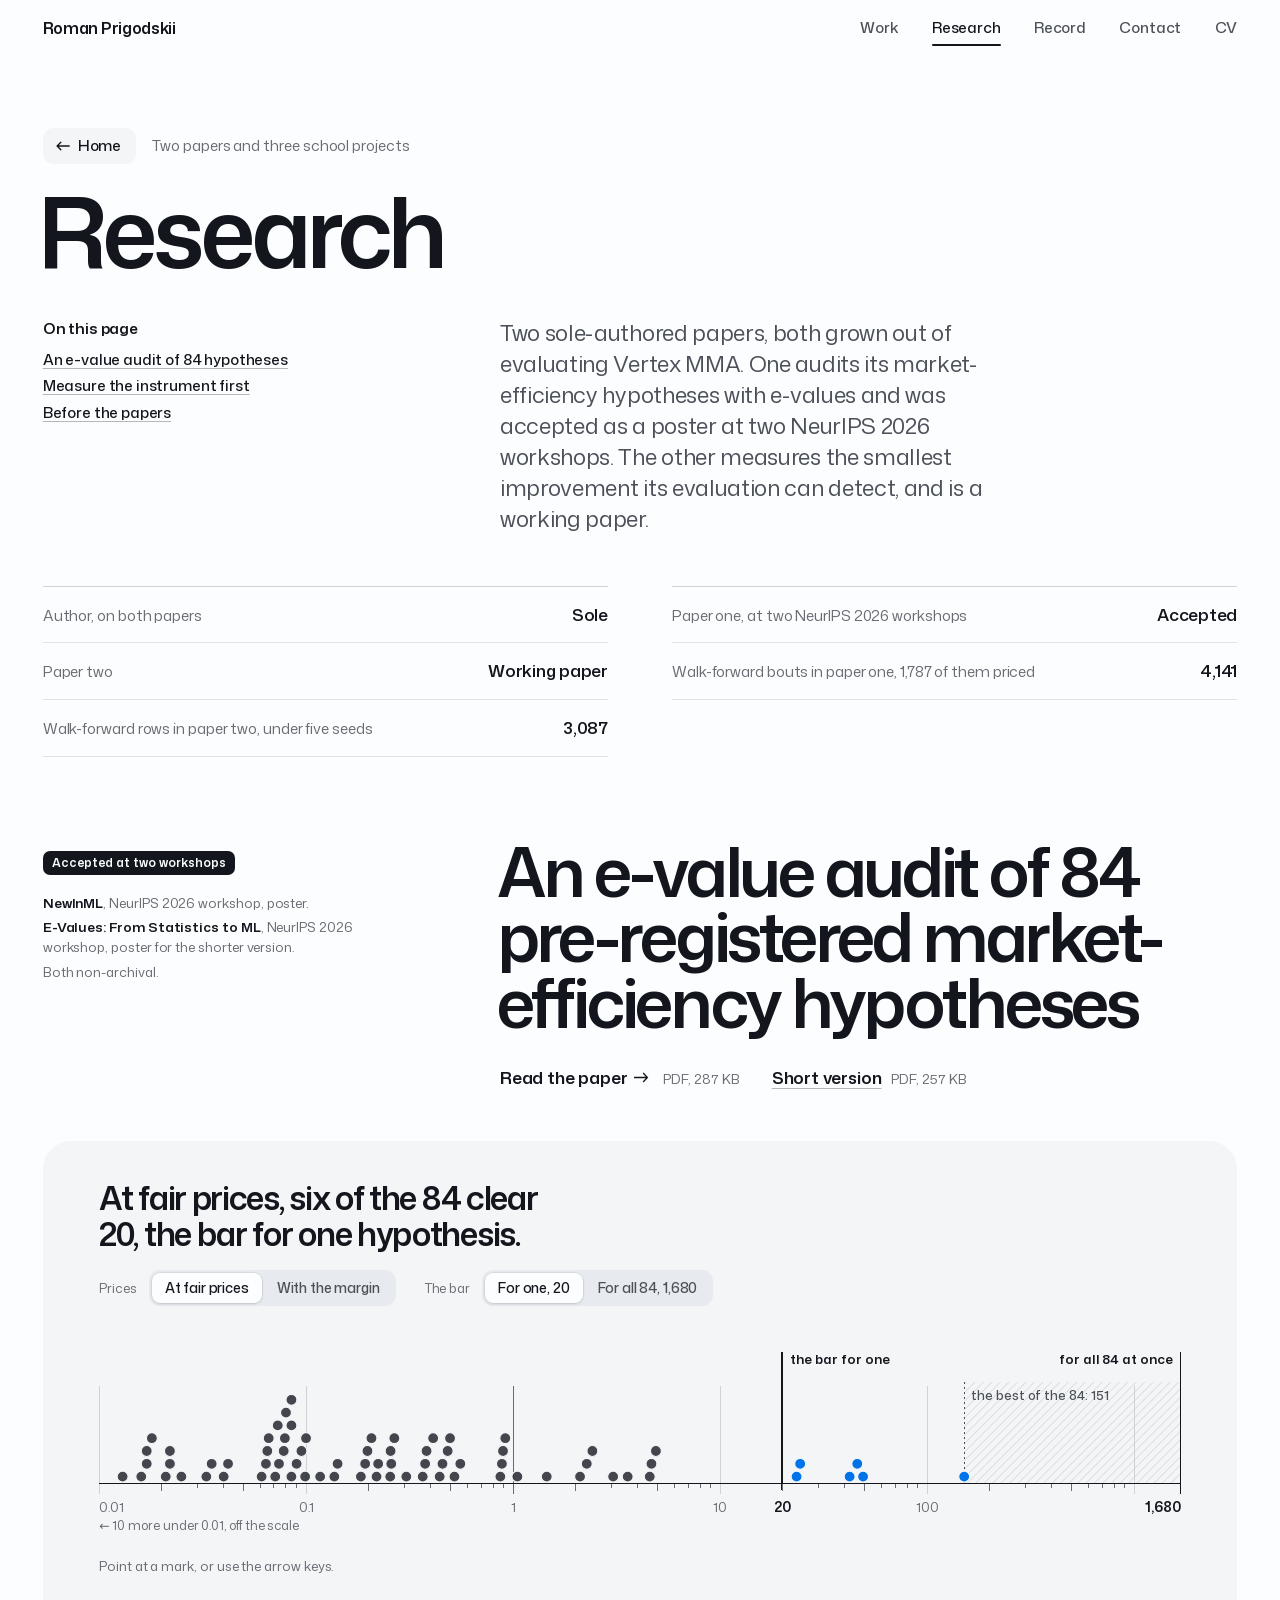
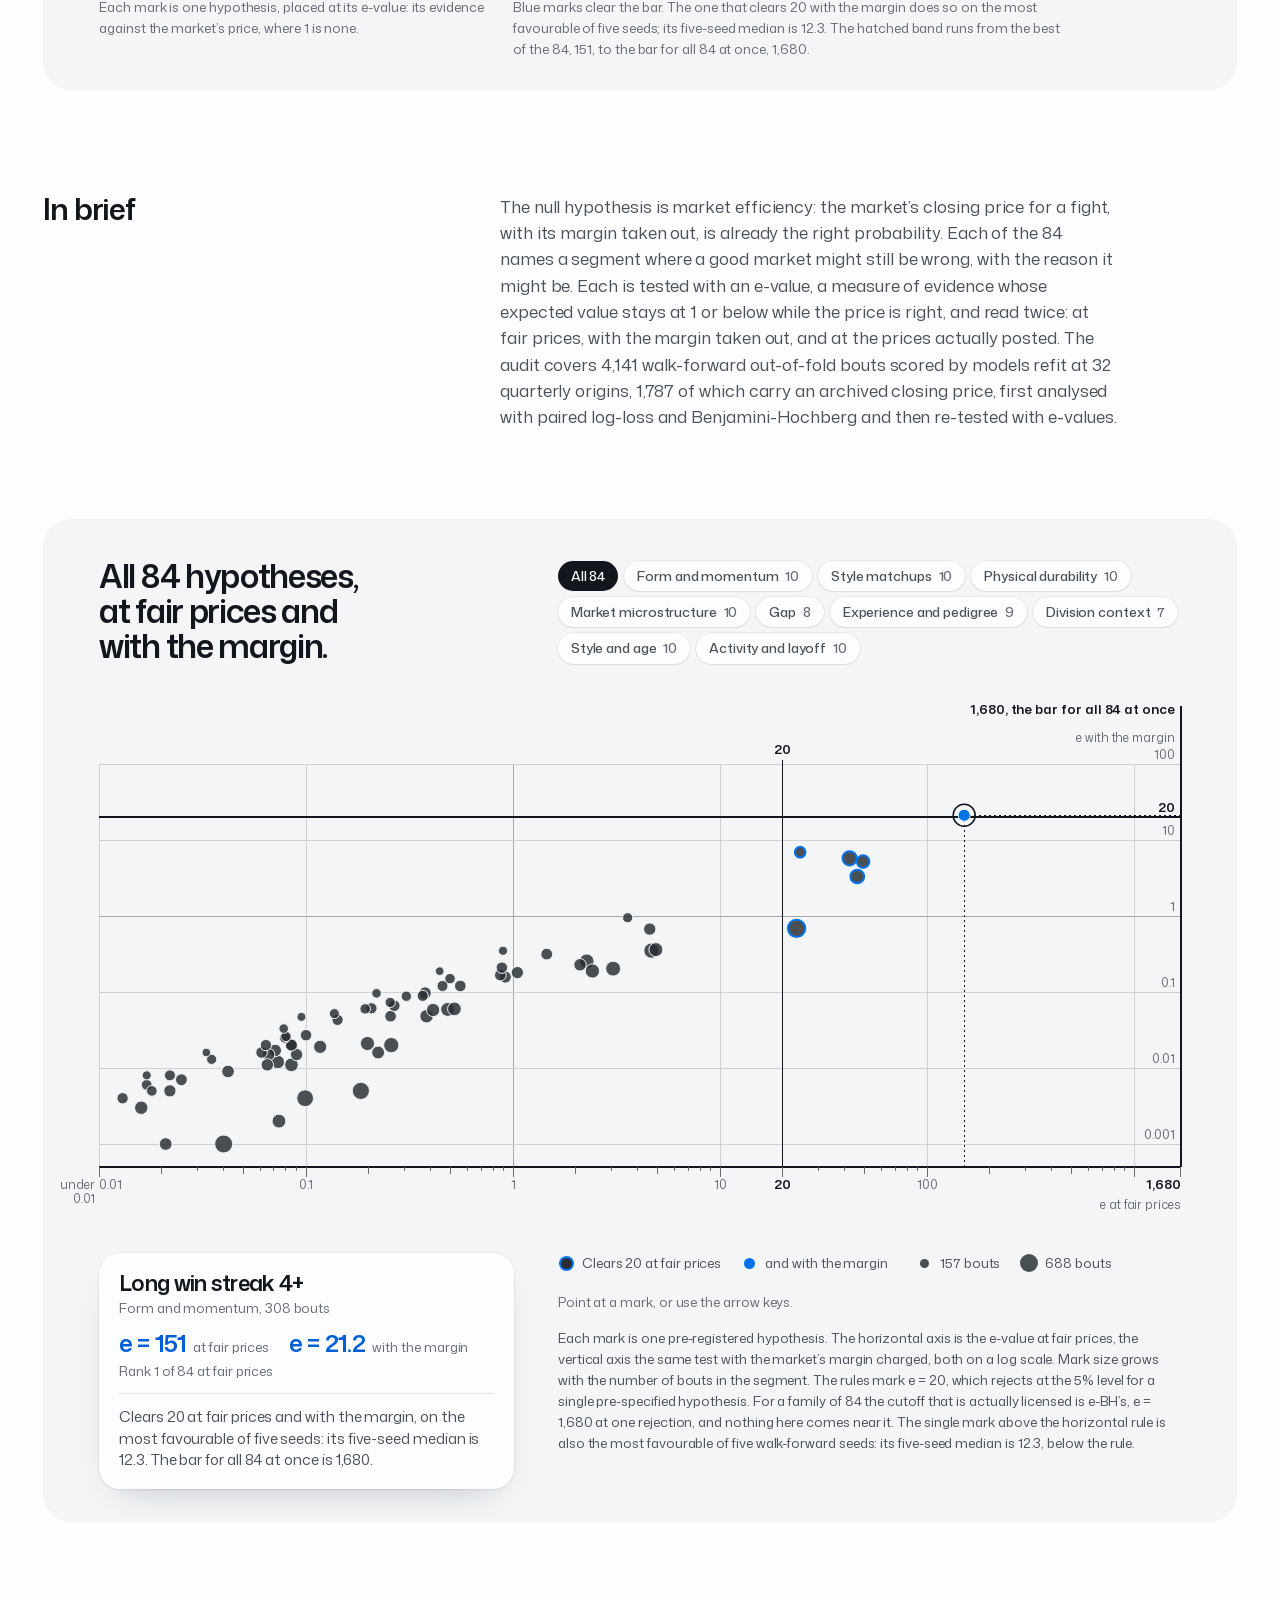
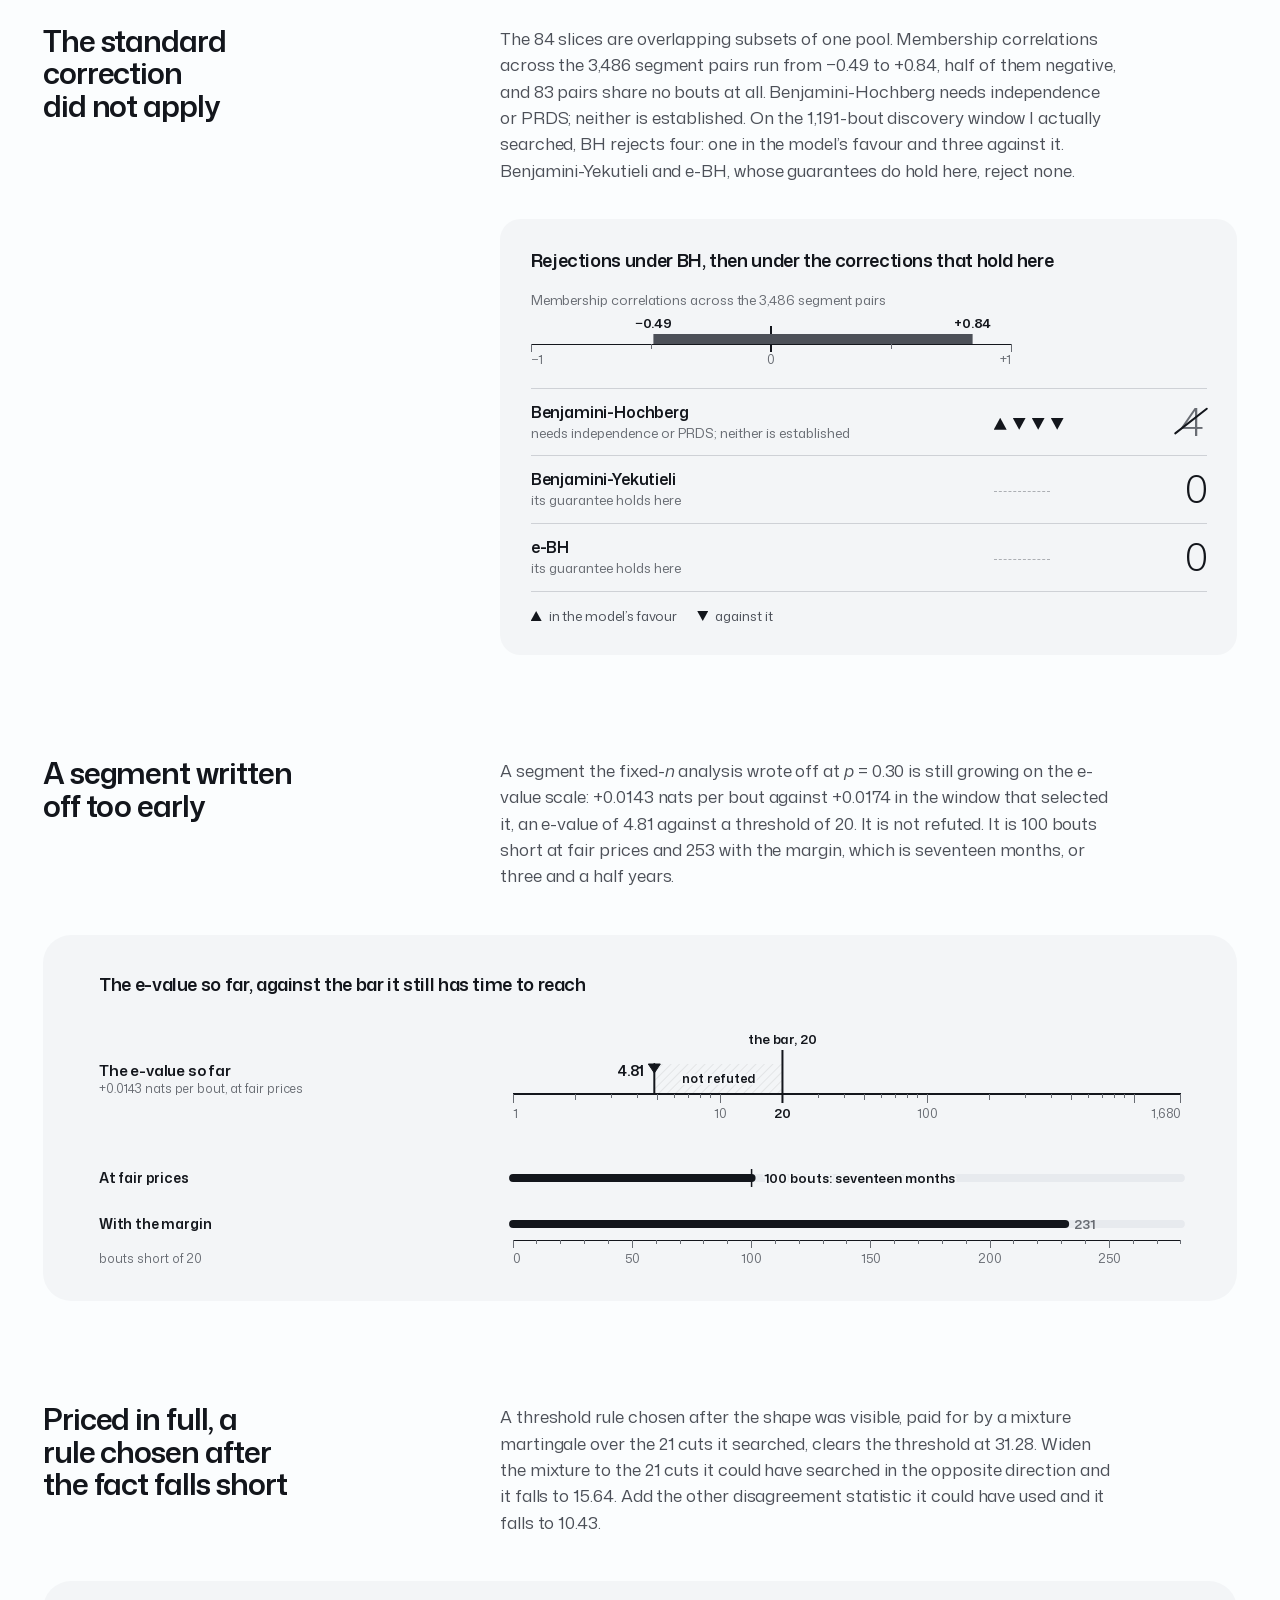
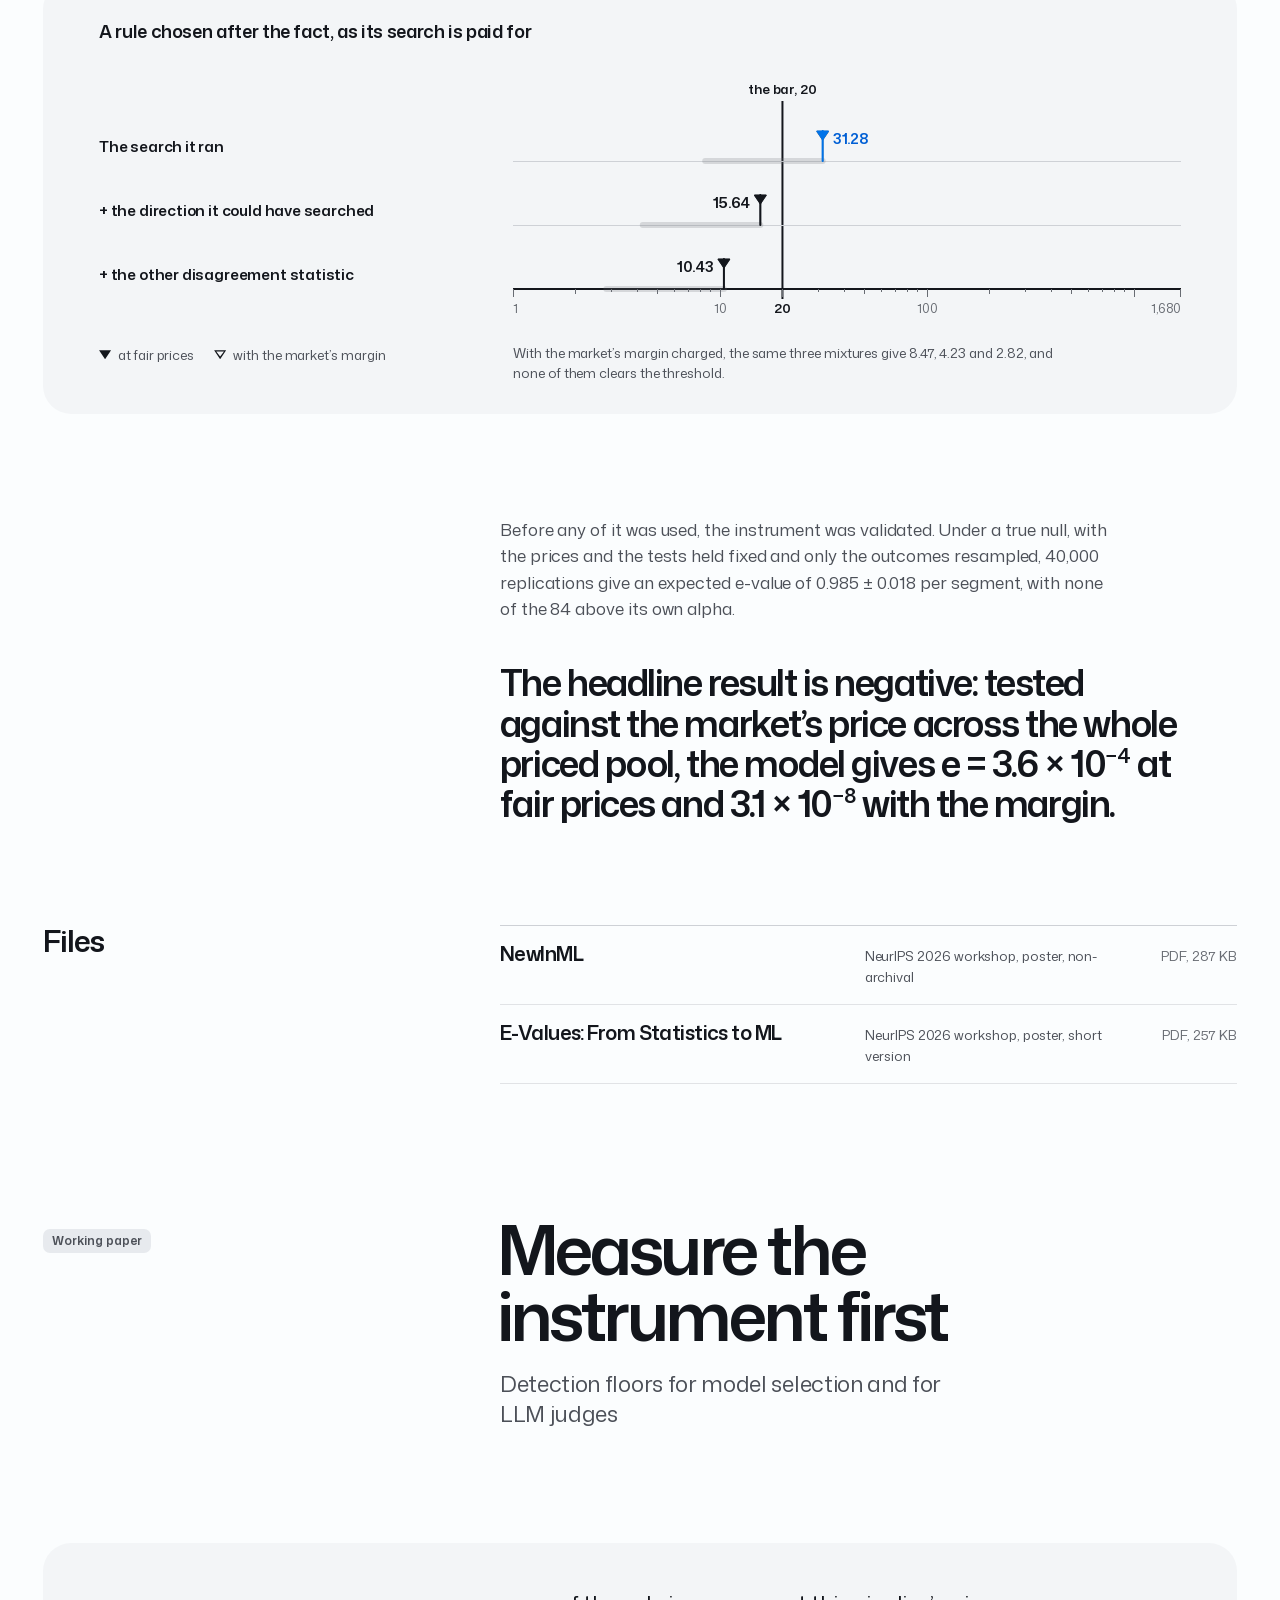
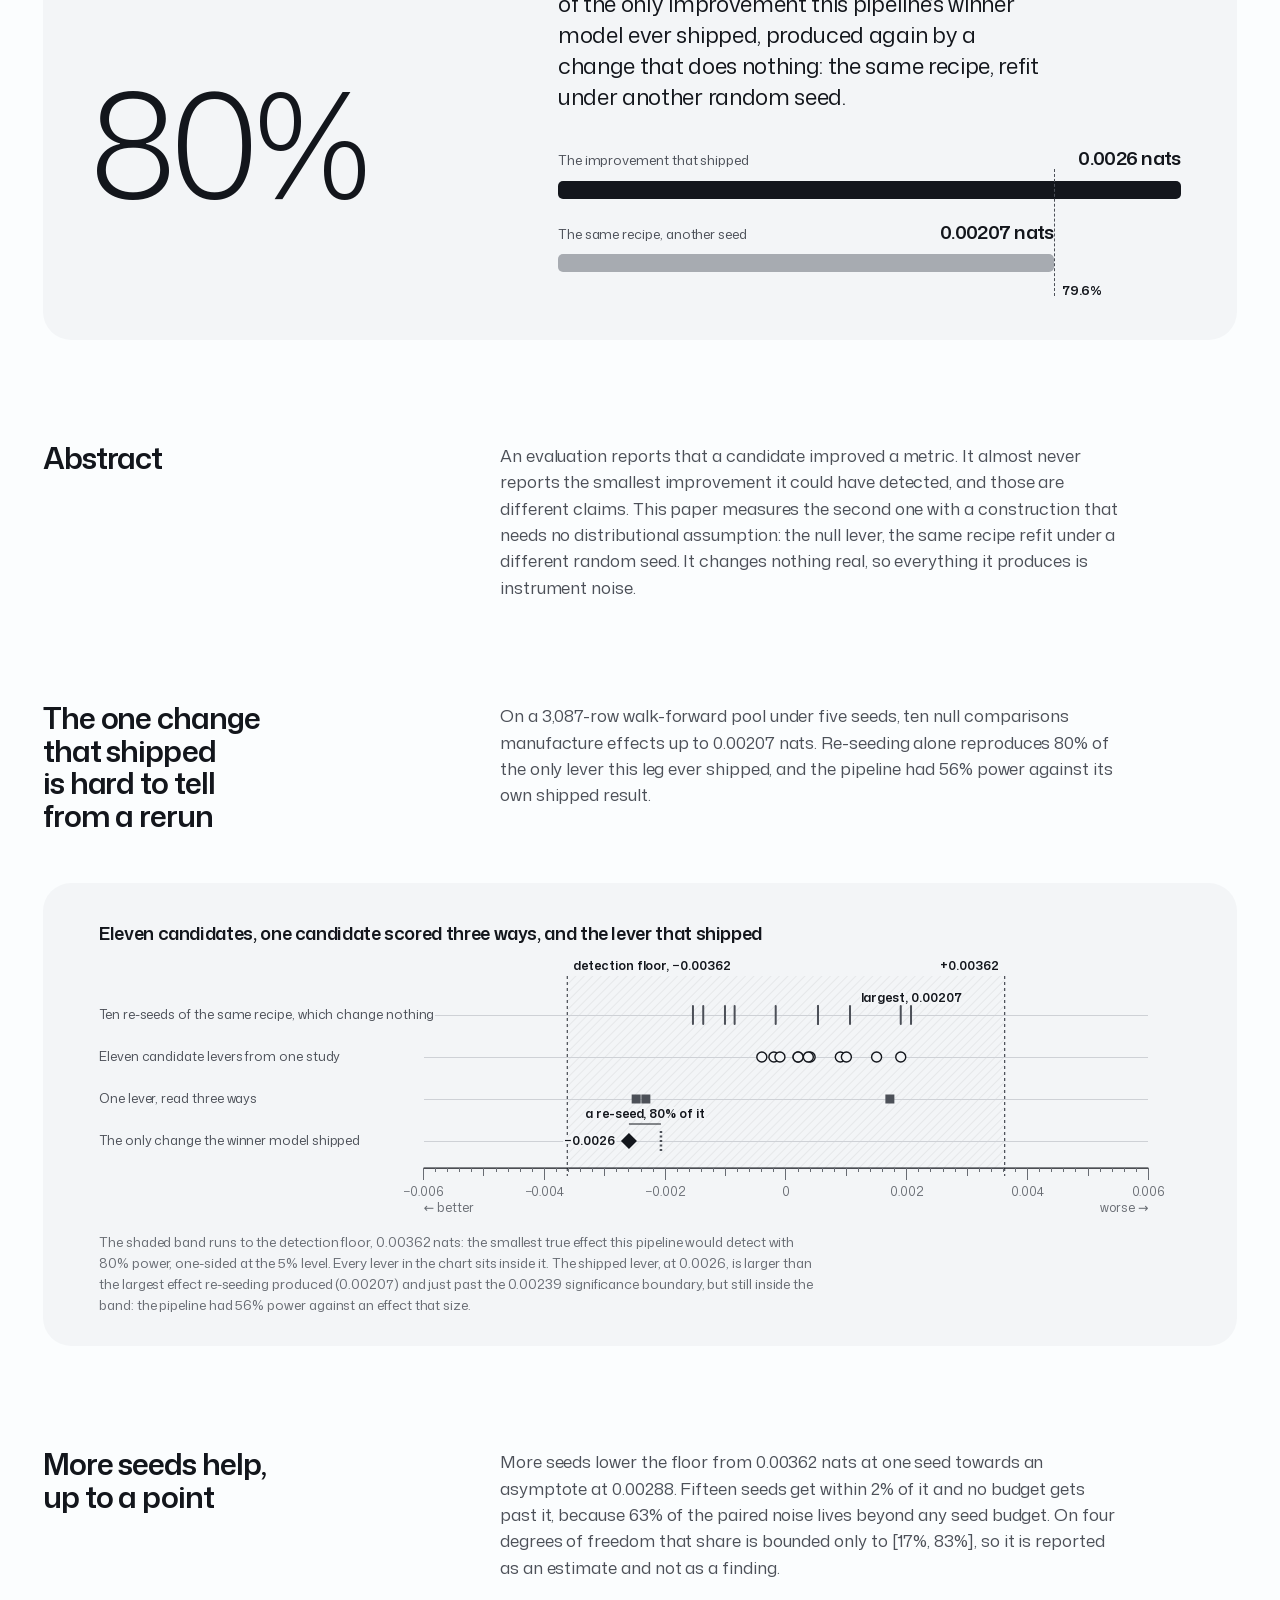
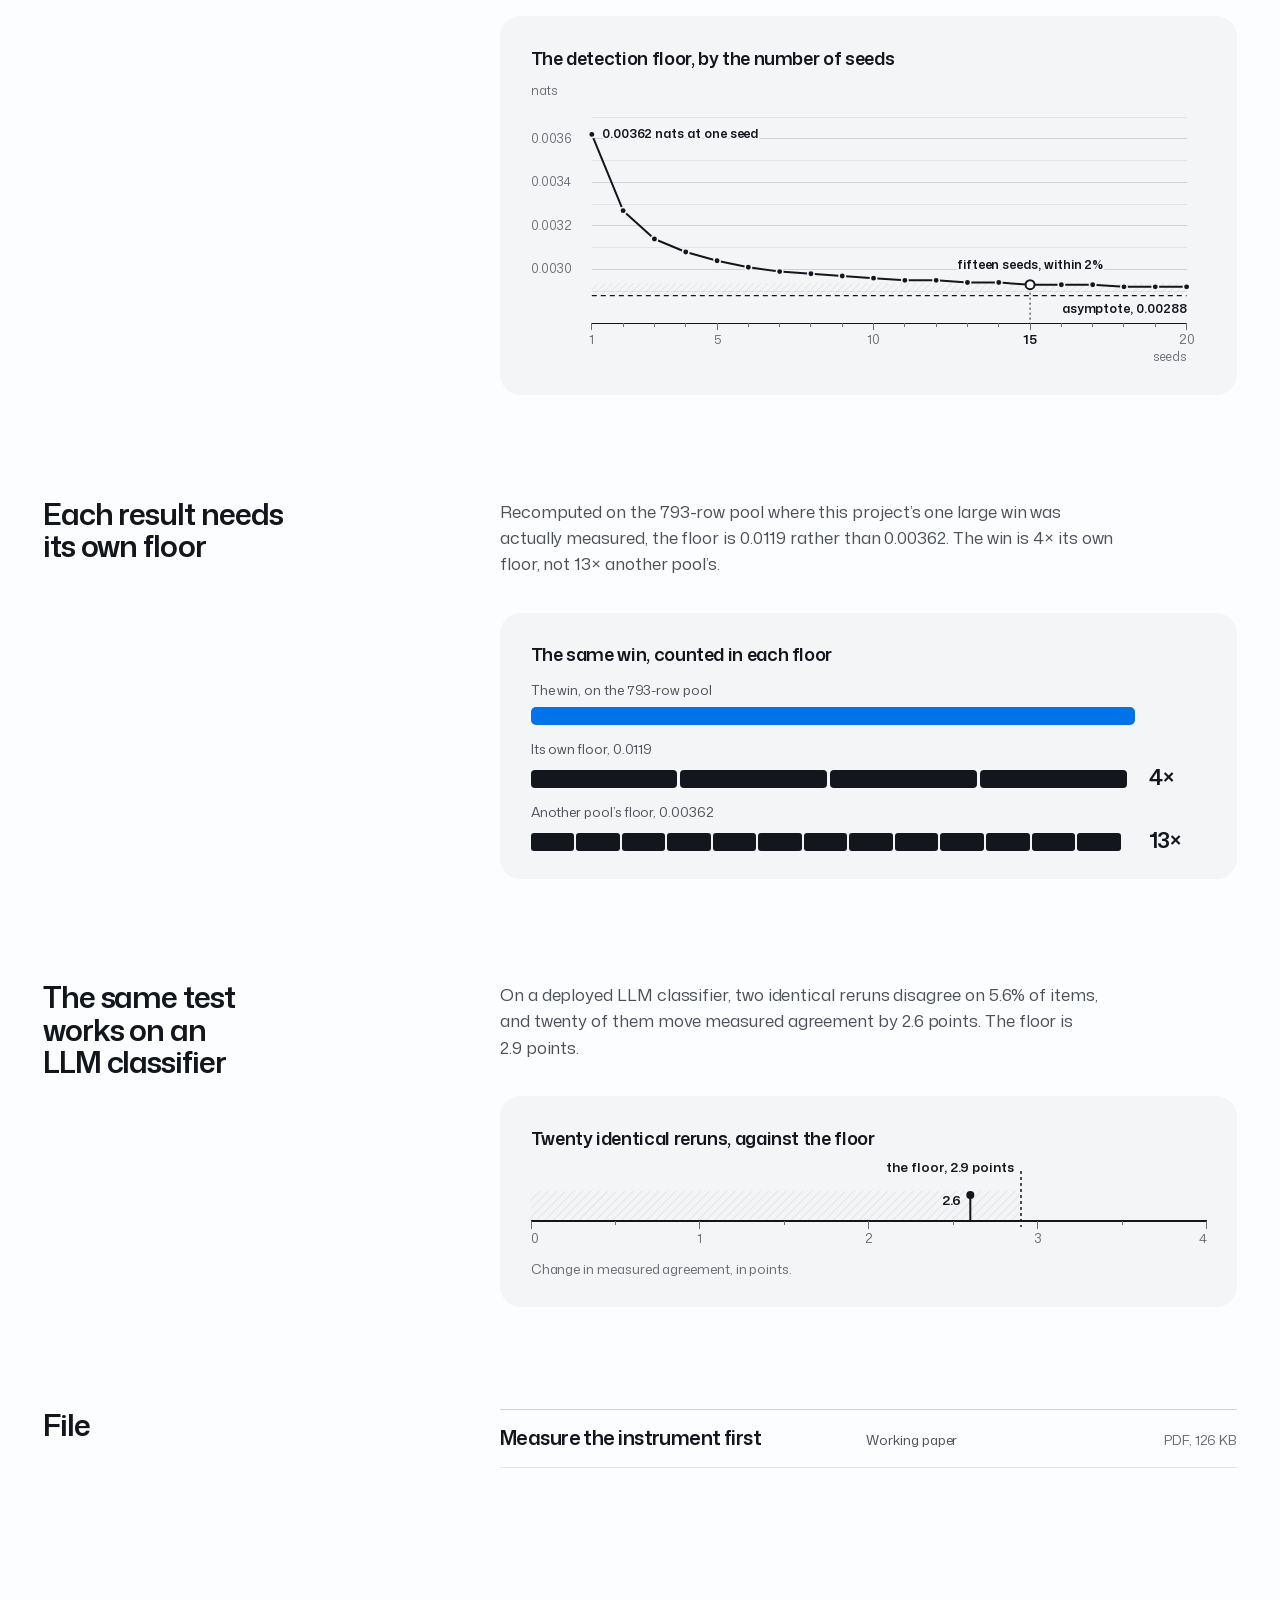
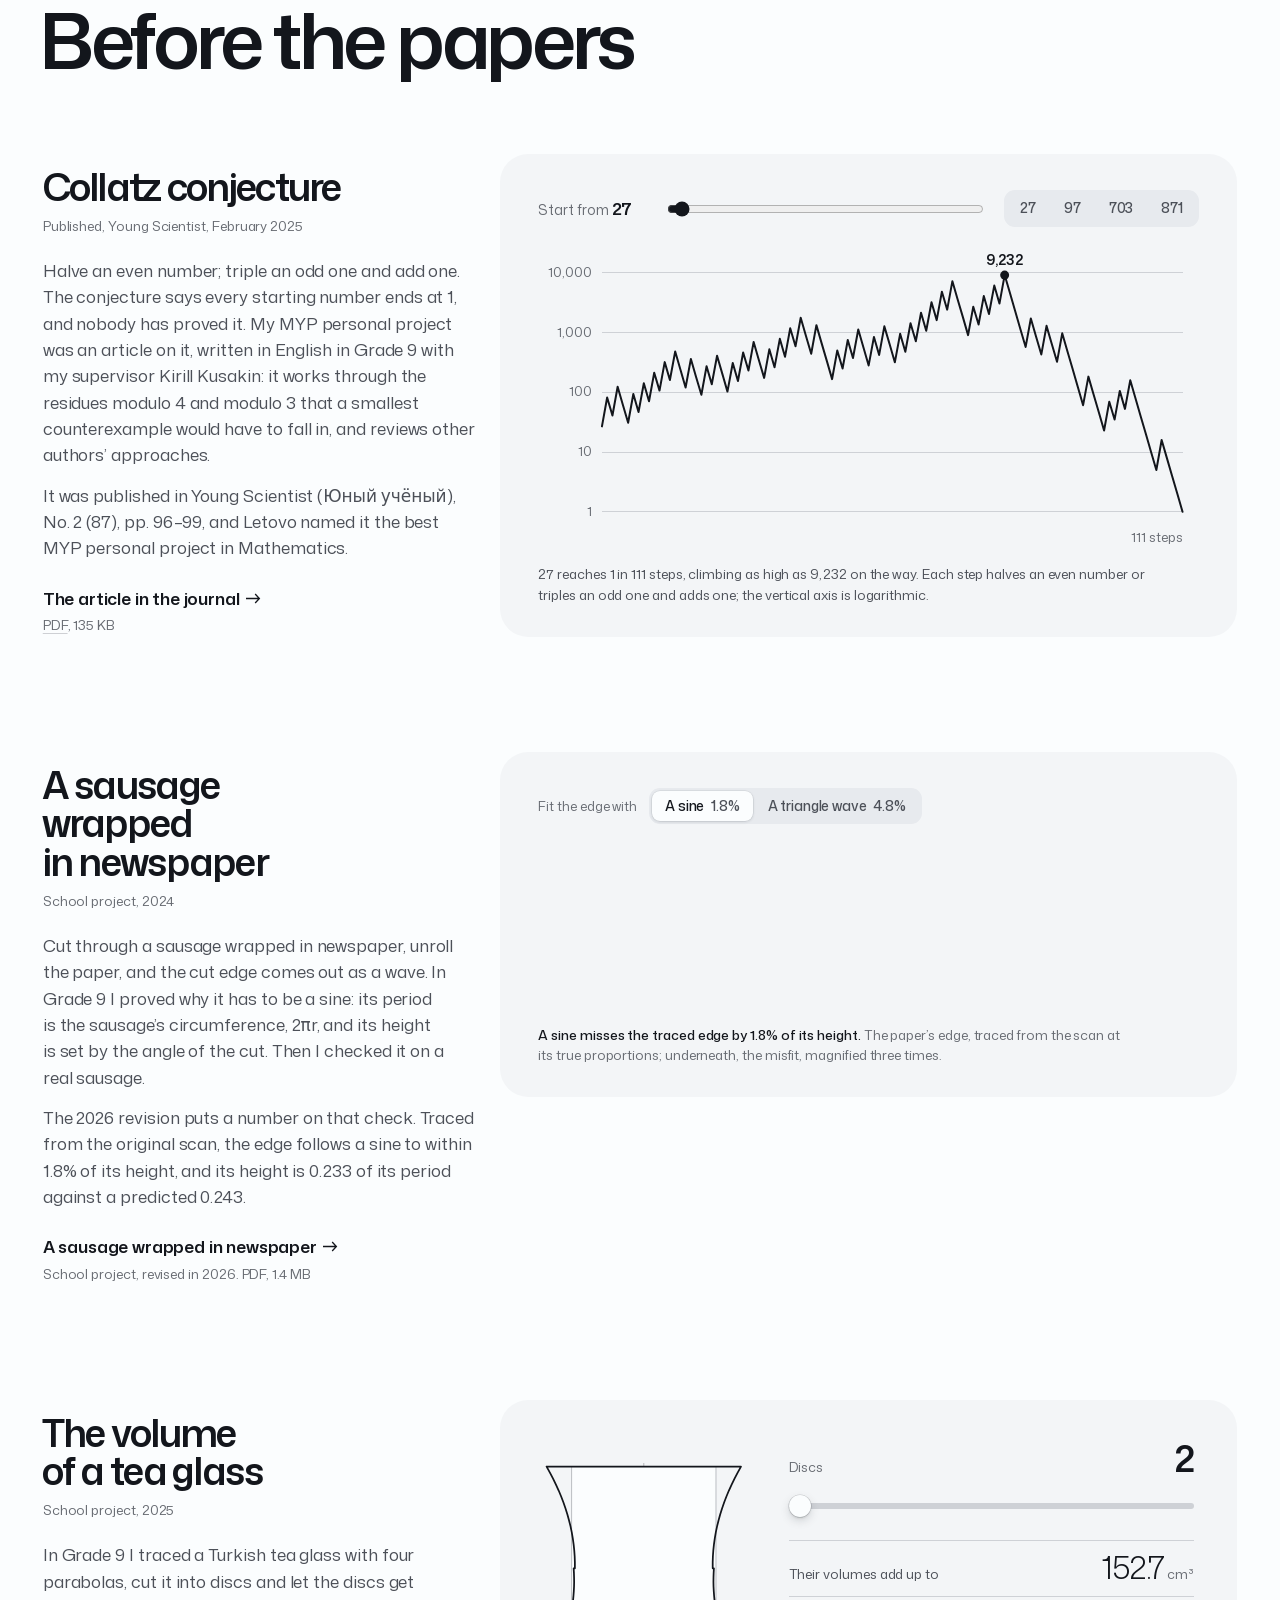
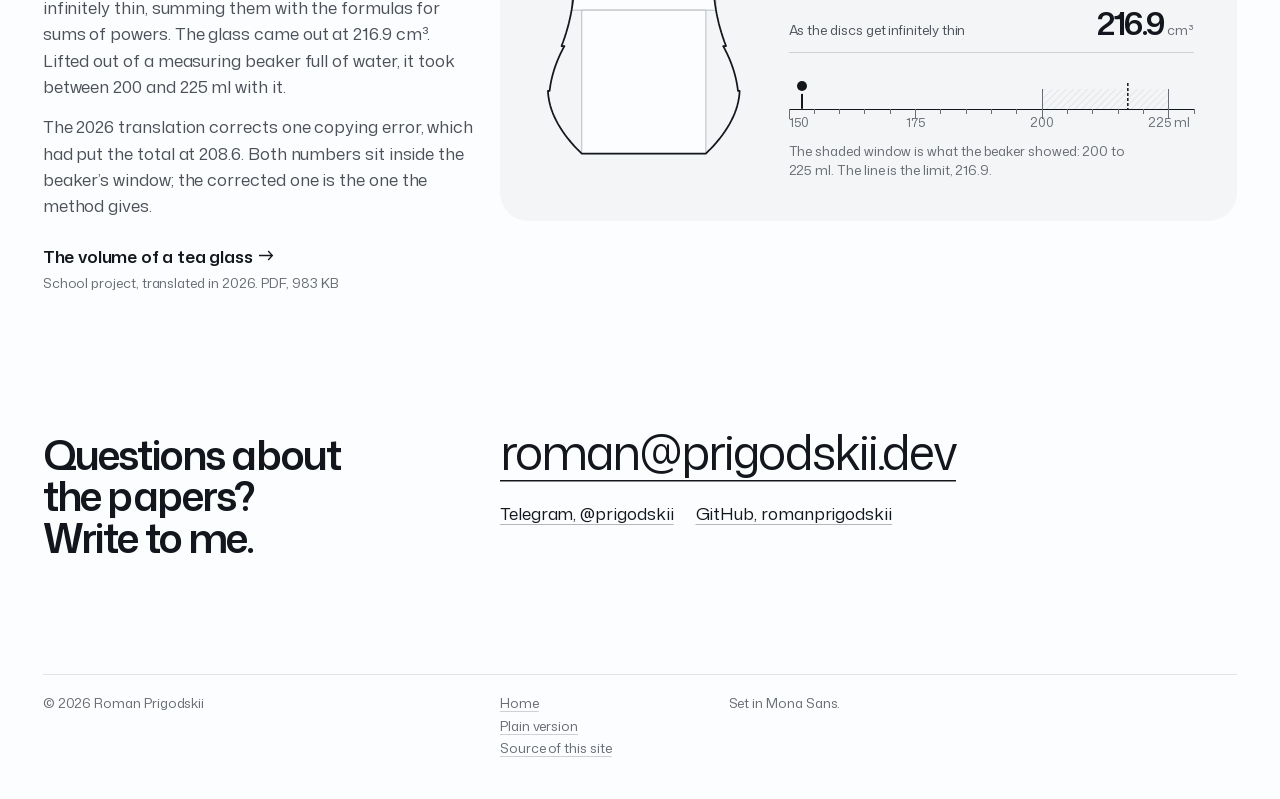
<file: research/index.html>
<!doctype html>
<html lang="en">
<head>
<meta charset="utf-8">
<meta name="viewport" content="width=device-width, initial-scale=1, viewport-fit=cover">
<title>Research, Roman Prigodskii</title>
<meta name="description" content="Two sole-authored papers: an e-value audit of 84 pre-registered market-efficiency hypotheses, accepted at two NeurIPS 2026 workshops, and a working paper.">
<meta name="author" content="Roman Prigodskii">
<meta name="theme-color" content="#FBFCFE">
<link rel="canonical" href="https://prigodskii.dev/research/">
<meta property="og:type" content="article">
<meta property="og:title" content="Research, Roman Prigodskii">
<meta property="og:description" content="An e-value audit of 84 pre-registered market-efficiency hypotheses, accepted at two NeurIPS 2026 workshops, and a working paper on detection floors.">
<meta property="og:url" content="https://prigodskii.dev/research/">
<meta property="og:image" content="https://prigodskii.dev/assets/img/og.png">
<meta property="og:image:width" content="1200">
<meta property="og:image:height" content="630">
<meta property="og:image:alt" content="Roman Prigodskii: forecasting models that test how efficient market prices are; co-founder and Head of AI at Gluline. Beside it, vertexmma.com in a browser and the Gluline app on a phone.">
<meta name="twitter:card" content="summary_large_image">
<meta name="twitter:image:alt" content="Roman Prigodskii: forecasting models that test how efficient market prices are; co-founder and Head of AI at Gluline. Beside it, vertexmma.com in a browser and the Gluline app on a phone.">
<link rel="icon" href="../assets/img/mark.svg" type="image/svg+xml">
<link rel="apple-touch-icon" href="../assets/img/mark-180.png">
<link rel="preload" href="../assets/fonts/mona-sans-200-900-normal-latin.woff2" as="font" type="font/woff2" crossorigin>
<link rel="stylesheet" href="../assets/css/site.css">
<link rel="stylesheet" href="../assets/css/research.css">
<!-- the other pages' stylesheets, fetched at idle so that a first click to one waits for nothing (where prefetch is unsupported, assets/js/vt.js fetches them) -->
<link rel="prefetch" href="../assets/css/vertex-mma.css">
<link rel="prefetch" href="../assets/css/gluline.css">
<link rel="prefetch" href="../assets/css/vertex-boxing.css">
<link rel="prefetch" href="../assets/css/zacks-ibkr.css">
<link rel="prefetch" href="../assets/css/indelible.css">
<link rel="prefetch" href="../assets/css/clipwell.css">
<link rel="prefetch" href="../assets/css/alfa-romeo.css">
<script type="application/ld+json">
{"@context":"https://schema.org","@type":"CollectionPage","name":"Research, Roman Prigodskii","url":"https://prigodskii.dev/research/","author":{"@type":"Person","name":"Roman Prigodskii","url":"https://prigodskii.dev/"},"hasPart":[{"@type":"ScholarlyArticle","name":"An e-value audit of 84 pre-registered market-efficiency hypotheses","author":{"@type":"Person","name":"Roman Prigodskii"},"url":"https://prigodskii.dev/papers/newinml.pdf","creativeWorkStatus":"Accepted"},{"@type":"ScholarlyArticle","name":"Measure the instrument first: detection floors for model selection and for LLM judges","author":{"@type":"Person","name":"Roman Prigodskii"},"url":"https://prigodskii.dev/papers/floors.pdf","creativeWorkStatus":"Working paper"}]}
</script>
<script>
  document.documentElement.classList.add("js");
  setTimeout(function () { if (!window.__rp) document.documentElement.classList.remove("js"); }, 2500);
</script>
<script src="../assets/js/vt.js"></script>
<script src="../assets/js/figures.js" defer></script>
<script src="../assets/js/site.js" defer></script>
<script src="../assets/js/research.js" defer></script>
<script src="../assets/js/collatz.js" defer></script>
</head>
<body data-base="../">
<a class="skip" href="#main">Skip to the papers</a>

<header class="bar" data-bar>
  <div class="frame bar-in">
    <a class="bar-name" href="../">Roman Prigodskii</a>
    <nav class="bar-nav" aria-label="Site">
      <a href="../#work">Work</a>
      <a href="./" aria-current="page">Research</a>
      <a href="../#record">Record</a>
      <a href="../#contact">Contact</a>
      <a href="../cv.pdf">CV</a>
    </nav>
  </div>
</header>

<main id="main">
<article class="rs" aria-labelledby="rs-t">
  <header class="case-hero">
    <div class="frame">
      <p class="crumb" data-rv><a class="back" href="../#research" data-back><svg viewBox="0 0 18 12" aria-hidden="true" focusable="false"><path d="M17 6H2.5M7 1.5 2.5 6 7 10.5"/></svg>Home</a><span>Two papers and three school projects</span></p>
      <h1 class="case-title" id="rs-t"><span>Research</span></h1>
      <div class="cols case-a">
        <div class="case-kicker" data-rv style="--d:200ms">
          <b>On this page</b>
          <ul class="rs-toc">
            <li><a href="#evalues">An e-value audit of 84 hypotheses</a></li>
            <li><a href="#floors">Measure the instrument first</a></li>
            <li><a href="#early">Before the papers</a></li>
          </ul>
        </div>
        <p class="case-line" data-rv style="--d:260ms">Two sole-authored papers, both grown out of evaluating Vertex MMA. One audits its market-efficiency hypotheses with e-values and was accepted as a poster at two NeurIPS 2026 workshops. The other measures the smallest improvement its evaluation can detect, and is a working paper.</p>
      </div>
      <dl class="cols case-facts" data-rv style="--d:320ms">
        <div><dt>author, on both papers</dt><dd>Sole</dd></div>
        <div><dt>paper one, at two NeurIPS 2026 workshops</dt><dd>Accepted</dd></div>
        <div><dt>paper two</dt><dd>Working paper</dd></div>
        <div><dt>walk-forward bouts in paper one, 1,787 of them priced</dt><dd>4,141</dd></div>
        <div><dt>walk-forward rows in paper two, under five seeds</dt><dd>3,087</dd></div>
      </dl>
    </div>
  </header>

  <!-- ============================================================ paper one -->
  <section class="rs-sec" id="evalues" aria-labelledby="ev-h">
    <div class="frame">
      <header class="cols rs-ph">
        <div class="rs-pv" data-rv>
          <p class="chip">Accepted at two workshops</p>
          <p><b>NewInML</b>, NeurIPS 2026 workshop, poster.</p>
          <p><b>E-Values: From Statistics to ML</b>, NeurIPS 2026 workshop, poster for the shorter version.</p>
          <p>Both non-archival.</p>
        </div>
        <div class="rs-pt" data-watch>
          <h2 class="rs-h" id="ev-h">An e-value audit of 84 pre-registered market-efficiency hypotheses</h2>
          <p class="rs-read" data-rv style="--d:200ms"><a class="go" href="../papers/newinml.pdf">Read the paper</a><span class="rs-kb">PDF, 287 KB</span><a class="rs-alt" href="../papers/evalues.pdf">Short version</a><span class="rs-kb">PDF, 257 KB</span></p>
        </div>
      </header>

      <figure class="vd" data-vd>
        <div class="cols vd-head">
          <div style="grid-column: 1 / 6; padding-right: 0">
            <p class="vd-say" data-vd-say aria-live="polite">At fair prices, six of the 84 clear 20, the bar for one hypothesis.</p>
            <div class="vd-ctl" data-vd-ctl hidden>
              <div class="seg" role="group" aria-label="Prices"><span class="seg-k">Prices</span><span class="seg-track"><button type="button" class="seg-b" data-key="ef" aria-pressed="true">At fair prices</button><button type="button" class="seg-b" data-key="er" aria-pressed="false">With the margin</button></span></div>
              <div class="seg" role="group" aria-label="The bar"><span class="seg-k">The bar</span><span class="seg-track"><button type="button" class="seg-b" data-bar="20" aria-pressed="true">For one, 20</button><button type="button" class="seg-b" data-bar="1680" aria-pressed="false">For all 84, 1,680</button></span></div>
            </div>
          </div>
        </div>
        <div class="vd-plot" data-vd-plot><div class="fl-wide"><!--@verdictWide--><svg class="vd-svg" viewBox="0 0 1300 226.4" width="100%" height="226.4" data-y0="172.4" data-w="1300" overflow="visible" role="img" aria-labelledby="vd-t-w vd-d-w"><title id="vd-t-w">The 84 pre-registered hypotheses, by e-value</title><desc id="vd-d-w">Each mark is one hypothesis on a logarithmic e-value axis from 0.01 to 1,680. At fair prices six reach 20, the bar for a single hypothesis; with the market's margin charged, one does, on the most favourable of five seeds. None reaches 1,680, the bar for all 84 at once. The best reaches 151.</desc><defs><pattern id="vd-h-w" width="6" height="6" patternUnits="userSpaceOnUse" patternTransform="rotate(45)"><line x1="0" y1="0" x2="0" y2="6" class="vd-hl"/></pattern></defs><rect class="vd-gap" x="1039.64" y="58" width="260.36" height="114.4" fill="url(#vd-h-w)"/><line class="vd-best" x1="1039.64" x2="1039.64" y1="58" y2="172.4"/><text class="vd-bestcap" x="1039.64" y="76" dx="7">the best of the 84: 151</text><line class="vd-gd" x1="0" x2="0" y1="62" y2="182.4"/><line class="vd-gd" x1="248.79" x2="248.79" y1="62" y2="182.4"/><line class="vd-g1" x1="497.58" x2="497.58" y1="62" y2="182.4"/><line class="vd-gd" x1="746.37" x2="746.37" y1="62" y2="182.4"/><line class="vd-gd" x1="995.16" x2="995.16" y1="62" y2="182.4"/><line class="vd-gd" x1="1243.95" x2="1243.95" y1="62" y2="182.4"/><line class="vd-ge" x1="1300" x2="1300" y1="28" y2="182.4"/><line class="vd-bar" data-vd-bar x1="821.26" x2="821.26" y1="28" y2="178.4"/><line class="vd-axis" x1="0" x2="1300" y1="172.4" y2="172.4"/><line class="vd-tk" x1="74.89" x2="74.89" y1="172.4" y2="179.4"/><line class="vd-tk" x1="118.7" x2="118.7" y1="172.4" y2="176.4"/><line class="vd-tk" x1="149.79" x2="149.79" y1="172.4" y2="176.4"/><line class="vd-tk" x1="173.9" x2="173.9" y1="172.4" y2="179.4"/><line class="vd-tk" x1="193.6" x2="193.6" y1="172.4" y2="176.4"/><line class="vd-tk" x1="210.25" x2="210.25" y1="172.4" y2="176.4"/><line class="vd-tk" x1="224.68" x2="224.68" y1="172.4" y2="176.4"/><line class="vd-tk" x1="237.41" x2="237.41" y1="172.4" y2="176.4"/><line class="vd-tk" x1="323.68" x2="323.68" y1="172.4" y2="179.4"/><line class="vd-tk" x1="367.49" x2="367.49" y1="172.4" y2="176.4"/><line class="vd-tk" x1="398.58" x2="398.58" y1="172.4" y2="176.4"/><line class="vd-tk" x1="422.69" x2="422.69" y1="172.4" y2="179.4"/><line class="vd-tk" x1="442.38" x2="442.38" y1="172.4" y2="176.4"/><line class="vd-tk" x1="459.04" x2="459.04" y1="172.4" y2="176.4"/><line class="vd-tk" x1="473.47" x2="473.47" y1="172.4" y2="176.4"/><line class="vd-tk" x1="486.19" x2="486.19" y1="172.4" y2="176.4"/><line class="vd-tk" x1="572.47" x2="572.47" y1="172.4" y2="179.4"/><line class="vd-tk" x1="616.28" x2="616.28" y1="172.4" y2="176.4"/><line class="vd-tk" x1="647.36" x2="647.36" y1="172.4" y2="176.4"/><line class="vd-tk" x1="671.47" x2="671.47" y1="172.4" y2="179.4"/><line class="vd-tk" x1="691.17" x2="691.17" y1="172.4" y2="176.4"/><line class="vd-tk" x1="707.83" x2="707.83" y1="172.4" y2="176.4"/><line class="vd-tk" x1="722.26" x2="722.26" y1="172.4" y2="176.4"/><line class="vd-tk" x1="734.98" x2="734.98" y1="172.4" y2="176.4"/><line class="vd-tk" x1="821.26" x2="821.26" y1="172.4" y2="179.4"/><line class="vd-tk" x1="865.07" x2="865.07" y1="172.4" y2="176.4"/><line class="vd-tk" x1="896.15" x2="896.15" y1="172.4" y2="176.4"/><line class="vd-tk" x1="920.26" x2="920.26" y1="172.4" y2="179.4"/><line class="vd-tk" x1="939.96" x2="939.96" y1="172.4" y2="176.4"/><line class="vd-tk" x1="956.62" x2="956.62" y1="172.4" y2="176.4"/><line class="vd-tk" x1="971.05" x2="971.05" y1="172.4" y2="176.4"/><line class="vd-tk" x1="983.77" x2="983.77" y1="172.4" y2="176.4"/><line class="vd-tk" x1="1070.05" x2="1070.05" y1="172.4" y2="179.4"/><line class="vd-tk" x1="1113.86" x2="1113.86" y1="172.4" y2="176.4"/><line class="vd-tk" x1="1144.94" x2="1144.94" y1="172.4" y2="176.4"/><line class="vd-tk" x1="1169.05" x2="1169.05" y1="172.4" y2="179.4"/><line class="vd-tk" x1="1188.75" x2="1188.75" y1="172.4" y2="176.4"/><line class="vd-tk" x1="1205.41" x2="1205.41" y1="172.4" y2="176.4"/><line class="vd-tk" x1="1219.84" x2="1219.84" y1="172.4" y2="176.4"/><line class="vd-tk" x1="1232.56" x2="1232.56" y1="172.4" y2="176.4"/><text class="vd-n" x="248.79" y="200.4">0.1</text><text class="vd-n" x="497.58" y="200.4">1</text><text class="vd-n" x="746.37" y="200.4">10</text><text class="vd-n" x="995.16" y="200.4">100</text><text class="vd-n is-bar" x="821.26" y="200.4">20</text><text class="vd-n is-bar is-end" x="1300" y="200.4">1,680</text><text class="vd-off" x="-4" y="194.4">under</text><text class="vd-off" x="-4" y="208.4">0.01</text><text class="vd-cap" data-vd-barcap x="829.26" y="40">20, the bar for one hypothesis</text><text class="vd-cap is-end" x="1292" y="40">1,680, the bar for all 84 at once</text><g class="vd-dots"><circle class="vd-dot is-hit" data-i="0" cx="901.98" cy="165.4" r="5.5"/><circle class="vd-dot is-hit" data-i="1" cx="838.22" cy="165.4" r="5.5"/><circle class="vd-dot is-off" data-i="2" cx="-9.5" cy="165.4" r="5.5"/><circle class="vd-dot" data-i="3" cx="216.26" cy="139.8" r="5.5"/><circle class="vd-dot" data-i="4" cx="80.16" cy="165.4" r="5.5"/><circle class="vd-dot" data-i="5" cx="635.29" cy="165.4" r="5.5"/><circle class="vd-dot" data-i="6" cx="149.79" cy="165.4" r="5.5"/><circle class="vd-dot" data-i="7" cx="335.44" cy="152.6" r="5.5"/><circle class="vd-dot" data-i="8" cx="231.23" cy="152.6" r="5.5"/><circle class="vd-dot is-off" data-i="9" cx="-22.3" cy="165.4" r="5.5"/><circle class="vd-dot is-off" data-i="10" cx="-35.1" cy="165.4" r="5.5"/><circle class="vd-dot" data-i="11" cx="243.25" cy="165.4" r="5.5"/><circle class="vd-dot" data-i="12" cx="369.28" cy="165.4" r="5.5"/><circle class="vd-dot" data-i="13" cx="221.94" cy="127" r="5.5"/><circle class="vd-dot" data-i="14" cx="409.36" cy="165.4" r="5.5"/><circle class="vd-dot" data-i="15" cx="129" cy="165.4" r="5.5"/><circle class="vd-dot" data-i="16" cx="282.8" cy="165.4" r="5.5"/><circle class="vd-dot" data-i="17" cx="63.51" cy="127" r="5.5"/><circle class="vd-dot" data-i="18" cx="57.33" cy="152.6" r="5.5"/><circle class="vd-dot" data-i="19" cx="57.33" cy="139.8" r="5.5"/><circle class="vd-dot" data-i="20" cx="663.84" cy="152.6" r="5.5"/><circle class="vd-dot" data-i="21" cx="231.23" cy="139.8" r="5.5"/><circle class="vd-dot is-off" data-i="22" cx="-9.5" cy="152.6" r="5.5"/><circle class="vd-dot" data-i="23" cx="265.75" cy="165.4" r="5.5"/><circle class="vd-dot" data-i="24" cx="538.02" cy="165.4" r="5.5"/><circle class="vd-dot is-off" data-i="25" cx="-22.3" cy="152.6" r="5.5"/><circle class="vd-dot" data-i="26" cx="333.49" cy="165.4" r="5.5"/><circle class="vd-dot" data-i="27" cx="319.83" cy="152.6" r="5.5"/><circle class="vd-dot" data-i="28" cx="237.41" cy="127" r="5.5"/><circle class="vd-dot" data-i="29" cx="484.13" cy="152.6" r="5.5"/><circle class="vd-dot" data-i="30" cx="85.19" cy="152.6" r="5.5"/><circle class="vd-dot" data-i="31" cx="401.51" cy="127" r="5.5"/><circle class="vd-dot" data-i="32" cx="314.67" cy="165.4" r="5.5"/><circle class="vd-dot" data-i="33" cx="617.82" cy="165.4" r="5.5"/><circle class="vd-dot" data-i="34" cx="354.9" cy="127" r="5.5"/><circle class="vd-dot is-hit" data-i="35" cx="918.15" cy="165.4" r="5.5"/><circle class="vd-dot is-off" data-i="36" cx="-35.1" cy="152.6" r="5.5"/><circle class="vd-dot is-off" data-i="37" cx="-9.5" cy="139.8" r="5.5"/><circle class="vd-dot" data-i="38" cx="322.6" cy="139.8" r="5.5"/><circle class="vd-dot" data-i="39" cx="327.4" cy="127" r="5.5"/><circle class="vd-dot" data-i="40" cx="485.47" cy="139.8" r="5.5"/><circle class="vd-dot" data-i="41" cx="286.68" cy="152.6" r="5.5"/><circle class="vd-dot" data-i="42" cx="195.38" cy="165.4" r="5.5"/><circle class="vd-dot" data-i="43" cx="412.73" cy="152.6" r="5.5"/><circle class="vd-dot" data-i="44" cx="203.89" cy="127" r="5.5"/><circle class="vd-dot" data-i="45" cx="223.32" cy="114.2" r="5.5"/><circle class="vd-dot" data-i="46" cx="434.16" cy="152.6" r="5.5"/><circle class="vd-dot" data-i="47" cx="214.79" cy="152.6" r="5.5"/><circle class="vd-dot" data-i="48" cx="200.57" cy="152.6" r="5.5"/><circle class="vd-dot" data-i="49" cx="502.75" cy="165.4" r="5.5"/><circle class="vd-dot is-off" data-i="50" cx="-22.3" cy="139.8" r="5.5"/><circle class="vd-dot" data-i="51" cx="592.89" cy="165.4" r="5.5"/><circle class="vd-dot" data-i="52" cx="482.28" cy="165.4" r="5.5"/><circle class="vd-dot" data-i="53" cx="427.13" cy="165.4" r="5.5"/><circle class="vd-dot" data-i="54" cx="50.78" cy="165.4" r="5.5"/><circle class="vd-dot" data-i="55" cx="231.23" cy="101.4" r="5.5"/><circle class="vd-dot" data-i="56" cx="351.2" cy="139.8" r="5.5"/><circle class="vd-dot" data-i="57" cx="388.98" cy="165.4" r="5.5"/><circle class="vd-dot is-hit" data-i="58" cx="911.17" cy="152.6" r="5.5"/><circle class="vd-dot" data-i="59" cx="211.78" cy="165.4" r="5.5"/><circle class="vd-dot is-hit" data-i="60" cx="1039.64" cy="165.4" r="5.5"/><circle class="vd-dot" data-i="61" cx="85.19" cy="139.8" r="5.5"/><circle class="vd-dot is-off" data-i="62" cx="-35.1" cy="139.8" r="5.5"/><circle class="vd-dot" data-i="63" cx="202.24" cy="139.8" r="5.5"/><circle class="vd-dot" data-i="64" cx="418.95" cy="139.8" r="5.5"/><circle class="vd-dot" data-i="65" cx="578.05" cy="165.4" r="5.5"/><circle class="vd-dot is-off" data-i="66" cx="-9.5" cy="127" r="5.5"/><circle class="vd-dot" data-i="67" cx="350.35" cy="152.6" r="5.5"/><circle class="vd-dot" data-i="68" cx="421.82" cy="127" r="5.5"/><circle class="vd-dot" data-i="69" cx="28.35" cy="165.4" r="5.5"/><circle class="vd-dot" data-i="70" cx="349.93" cy="165.4" r="5.5"/><circle class="vd-dot" data-i="71" cx="224.68" cy="165.4" r="5.5"/><circle class="vd-dot" data-i="72" cx="247.7" cy="152.6" r="5.5"/><circle class="vd-dot" data-i="73" cx="488.22" cy="127" r="5.5"/><circle class="vd-dot" data-i="74" cx="661.81" cy="165.4" r="5.5"/><circle class="vd-dot" data-i="75" cx="135.36" cy="152.6" r="5.5"/><circle class="vd-dot" data-i="76" cx="99" cy="165.4" r="5.5"/><circle class="vd-dot" data-i="77" cx="669.2" cy="139.8" r="5.5"/><circle class="vd-dot" data-i="78" cx="586.11" cy="152.6" r="5.5"/><circle class="vd-dot" data-i="79" cx="155.06" cy="152.6" r="5.5"/><circle class="vd-dot is-hit" data-i="80" cx="842.56" cy="152.6" r="5.5"/><circle class="vd-dot" data-i="81" cx="391.89" cy="152.6" r="5.5"/><circle class="vd-dot" data-i="82" cx="248.79" cy="139.8" r="5.5"/><circle class="vd-dot" data-i="83" cx="393.6" cy="139.8" r="5.5"/></g></svg><!--/@verdictWide--></div><div class="fl-narrow"><!--@verdictNarrow--><svg class="vd-svg" viewBox="0 0 358 218" width="100%" height="218" data-y0="158" data-w="358" overflow="visible" role="img" aria-labelledby="vd-t-n vd-d-n"><title id="vd-t-n">The 84 pre-registered hypotheses, by e-value</title><desc id="vd-d-n">Each mark is one hypothesis on a logarithmic e-value axis from 0.01 to 1,680. At fair prices six reach 20, the bar for a single hypothesis; with the market's margin charged, one does, on the most favourable of five seeds. None reaches 1,680, the bar for all 84 at once. The best reaches 151.</desc><defs><pattern id="vd-h-n" width="6" height="6" patternUnits="userSpaceOnUse" patternTransform="rotate(45)"><line x1="0" y1="0" x2="0" y2="6" class="vd-hl"/></pattern></defs><rect class="vd-gap" x="286.3" y="58" width="71.7" height="100" fill="url(#vd-h-n)"/><line class="vd-best" x1="286.3" x2="286.3" y1="58" y2="158"/><text class="vd-bestcap" x="286.3" y="76" dx="7">best: 151</text><line class="vd-gd" x1="0" x2="0" y1="62" y2="168"/><line class="vd-gd" x1="68.51" x2="68.51" y1="62" y2="168"/><line class="vd-g1" x1="137.03" x2="137.03" y1="62" y2="168"/><line class="vd-gd" x1="205.54" x2="205.54" y1="62" y2="168"/><line class="vd-gd" x1="274.05" x2="274.05" y1="62" y2="168"/><line class="vd-gd" x1="342.56" x2="342.56" y1="62" y2="168"/><line class="vd-ge" x1="358" x2="358" y1="28" y2="168"/><line class="vd-bar" data-vd-bar x1="226.16" x2="226.16" y1="28" y2="164"/><line class="vd-axis" x1="0" x2="358" y1="158" y2="158"/><line class="vd-tk" x1="20.62" x2="20.62" y1="158" y2="165"/><line class="vd-tk" x1="32.69" x2="32.69" y1="158" y2="162"/><line class="vd-tk" x1="41.25" x2="41.25" y1="158" y2="162"/><line class="vd-tk" x1="47.89" x2="47.89" y1="158" y2="165"/><line class="vd-tk" x1="53.31" x2="53.31" y1="158" y2="162"/><line class="vd-tk" x1="57.9" x2="57.9" y1="158" y2="162"/><line class="vd-tk" x1="61.87" x2="61.87" y1="158" y2="162"/><line class="vd-tk" x1="65.38" x2="65.38" y1="158" y2="162"/><line class="vd-tk" x1="89.14" x2="89.14" y1="158" y2="165"/><line class="vd-tk" x1="101.2" x2="101.2" y1="158" y2="162"/><line class="vd-tk" x1="109.76" x2="109.76" y1="158" y2="162"/><line class="vd-tk" x1="116.4" x2="116.4" y1="158" y2="165"/><line class="vd-tk" x1="121.83" x2="121.83" y1="158" y2="162"/><line class="vd-tk" x1="126.41" x2="126.41" y1="158" y2="162"/><line class="vd-tk" x1="130.39" x2="130.39" y1="158" y2="162"/><line class="vd-tk" x1="133.89" x2="133.89" y1="158" y2="162"/><line class="vd-tk" x1="157.65" x2="157.65" y1="158" y2="165"/><line class="vd-tk" x1="169.71" x2="169.71" y1="158" y2="162"/><line class="vd-tk" x1="178.27" x2="178.27" y1="158" y2="162"/><line class="vd-tk" x1="184.91" x2="184.91" y1="158" y2="165"/><line class="vd-tk" x1="190.34" x2="190.34" y1="158" y2="162"/><line class="vd-tk" x1="194.93" x2="194.93" y1="158" y2="162"/><line class="vd-tk" x1="198.9" x2="198.9" y1="158" y2="162"/><line class="vd-tk" x1="202.4" x2="202.4" y1="158" y2="162"/><line class="vd-tk" x1="226.16" x2="226.16" y1="158" y2="165"/><line class="vd-tk" x1="238.23" x2="238.23" y1="158" y2="162"/><line class="vd-tk" x1="246.79" x2="246.79" y1="158" y2="162"/><line class="vd-tk" x1="253.43" x2="253.43" y1="158" y2="165"/><line class="vd-tk" x1="258.85" x2="258.85" y1="158" y2="162"/><line class="vd-tk" x1="263.44" x2="263.44" y1="158" y2="162"/><line class="vd-tk" x1="267.41" x2="267.41" y1="158" y2="162"/><line class="vd-tk" x1="270.92" x2="270.92" y1="158" y2="162"/><line class="vd-tk" x1="294.68" x2="294.68" y1="158" y2="165"/><line class="vd-tk" x1="306.74" x2="306.74" y1="158" y2="162"/><line class="vd-tk" x1="315.3" x2="315.3" y1="158" y2="162"/><line class="vd-tk" x1="321.94" x2="321.94" y1="158" y2="165"/><line class="vd-tk" x1="327.36" x2="327.36" y1="158" y2="162"/><line class="vd-tk" x1="331.95" x2="331.95" y1="158" y2="162"/><line class="vd-tk" x1="335.92" x2="335.92" y1="158" y2="162"/><line class="vd-tk" x1="339.43" x2="339.43" y1="158" y2="162"/><text class="vd-n" x="68.51" y="186">0.1</text><text class="vd-n" x="137.03" y="186">1</text><text class="vd-n" x="205.54" y="186">10</text><text class="vd-n" x="274.05" y="186">100</text><text class="vd-n is-bar" x="226.16" y="186">20</text><text class="vd-n is-bar is-end" x="358" y="186">1,680</text><text class="vd-off is-count" x="0" y="204">← 10 more under 0.01, off the scale</text><text class="vd-cap is-end" x="220.16" y="40">bar for one</text><text class="vd-cap is-end" x="352" y="40">for all 84</text><g class="vd-dots"><circle class="vd-dot is-hit" data-i="0" cx="248.39" cy="153.1" r="3.4"/><circle class="vd-dot is-hit" data-i="1" cx="230.83" cy="153.1" r="3.4"/><circle class="vd-dot" data-i="3" cx="59.55" cy="105.1" r="3.4"/><circle class="vd-dot" data-i="4" cx="22.08" cy="145.1" r="3.4"/><circle class="vd-dot" data-i="5" cx="174.95" cy="145.1" r="3.4"/><circle class="vd-dot" data-i="6" cx="41.25" cy="137.1" r="3.4"/><circle class="vd-dot" data-i="7" cx="92.38" cy="113.1" r="3.4"/><circle class="vd-dot" data-i="8" cx="63.68" cy="145.1" r="3.4"/><circle class="vd-dot" data-i="11" cx="66.99" cy="129.1" r="3.4"/><circle class="vd-dot" data-i="12" cx="101.69" cy="129.1" r="3.4"/><circle class="vd-dot" data-i="13" cx="61.12" cy="97.1" r="3.4"/><circle class="vd-dot" data-i="14" cx="112.73" cy="121.1" r="3.4"/><circle class="vd-dot" data-i="15" cx="35.52" cy="153.1" r="3.4"/><circle class="vd-dot" data-i="16" cx="77.88" cy="145.1" r="3.4"/><circle class="vd-dot" data-i="17" cx="17.49" cy="153.1" r="3.4"/><circle class="vd-dot" data-i="18" cx="15.79" cy="137.1" r="3.4"/><circle class="vd-dot" data-i="19" cx="15.79" cy="129.1" r="3.4"/><circle class="vd-dot" data-i="20" cx="182.81" cy="137.1" r="3.4"/><circle class="vd-dot" data-i="21" cx="63.68" cy="81.1" r="3.4"/><circle class="vd-dot" data-i="23" cx="73.18" cy="153.1" r="3.4"/><circle class="vd-dot" data-i="24" cx="148.16" cy="153.1" r="3.4"/><circle class="vd-dot" data-i="26" cx="91.84" cy="121.1" r="3.4"/><circle class="vd-dot" data-i="27" cx="88.08" cy="145.1" r="3.4"/><circle class="vd-dot" data-i="28" cx="65.38" cy="137.1" r="3.4"/><circle class="vd-dot" data-i="29" cx="133.32" cy="145.1" r="3.4"/><circle class="vd-dot" data-i="30" cx="23.46" cy="121.1" r="3.4"/><circle class="vd-dot" data-i="31" cx="110.57" cy="129.1" r="3.4"/><circle class="vd-dot" data-i="32" cx="86.66" cy="153.1" r="3.4"/><circle class="vd-dot" data-i="33" cx="170.14" cy="153.1" r="3.4"/><circle class="vd-dot" data-i="34" cx="97.73" cy="137.1" r="3.4"/><circle class="vd-dot is-hit" data-i="35" cx="252.84" cy="137.1" r="3.4"/><circle class="vd-dot" data-i="38" cx="88.84" cy="137.1" r="3.4"/><circle class="vd-dot" data-i="39" cx="90.16" cy="129.1" r="3.4"/><circle class="vd-dot" data-i="40" cx="133.69" cy="137.1" r="3.4"/><circle class="vd-dot" data-i="41" cx="78.95" cy="137.1" r="3.4"/><circle class="vd-dot" data-i="42" cx="53.81" cy="153.1" r="3.4"/><circle class="vd-dot" data-i="43" cx="113.66" cy="113.1" r="3.4"/><circle class="vd-dot" data-i="44" cx="56.15" cy="129.1" r="3.4"/><circle class="vd-dot" data-i="45" cx="61.5" cy="89.1" r="3.4"/><circle class="vd-dot" data-i="46" cx="119.56" cy="129.1" r="3.4"/><circle class="vd-dot" data-i="47" cx="59.15" cy="113.1" r="3.4"/><circle class="vd-dot" data-i="48" cx="55.23" cy="145.1" r="3.4"/><circle class="vd-dot" data-i="49" cx="138.45" cy="121.1" r="3.4"/><circle class="vd-dot" data-i="51" cx="163.27" cy="137.1" r="3.4"/><circle class="vd-dot" data-i="52" cx="132.81" cy="153.1" r="3.4"/><circle class="vd-dot" data-i="53" cx="117.63" cy="137.1" r="3.4"/><circle class="vd-dot" data-i="54" cx="13.98" cy="145.1" r="3.4"/><circle class="vd-dot" data-i="55" cx="63.68" cy="73.1" r="3.4"/><circle class="vd-dot" data-i="56" cx="96.71" cy="105.1" r="3.4"/><circle class="vd-dot" data-i="57" cx="107.12" cy="153.1" r="3.4"/><circle class="vd-dot is-hit" data-i="58" cx="250.92" cy="145.1" r="3.4"/><circle class="vd-dot" data-i="59" cx="58.32" cy="121.1" r="3.4"/><circle class="vd-dot is-hit" data-i="60" cx="286.3" cy="153.1" r="3.4"/><circle class="vd-dot" data-i="61" cx="23.46" cy="113.1" r="3.4"/><circle class="vd-dot" data-i="63" cx="55.69" cy="137.1" r="3.4"/><circle class="vd-dot" data-i="64" cx="115.37" cy="153.1" r="3.4"/><circle class="vd-dot" data-i="65" cx="159.19" cy="153.1" r="3.4"/><circle class="vd-dot" data-i="67" cx="96.48" cy="145.1" r="3.4"/><circle class="vd-dot" data-i="68" cx="116.16" cy="145.1" r="3.4"/><circle class="vd-dot" data-i="69" cx="7.81" cy="153.1" r="3.4"/><circle class="vd-dot" data-i="70" cx="96.37" cy="153.1" r="3.4"/><circle class="vd-dot" data-i="71" cx="61.87" cy="153.1" r="3.4"/><circle class="vd-dot" data-i="72" cx="68.21" cy="121.1" r="3.4"/><circle class="vd-dot" data-i="73" cx="134.45" cy="129.1" r="3.4"/><circle class="vd-dot" data-i="74" cx="182.25" cy="153.1" r="3.4"/><circle class="vd-dot" data-i="75" cx="37.28" cy="145.1" r="3.4"/><circle class="vd-dot" data-i="76" cx="27.26" cy="153.1" r="3.4"/><circle class="vd-dot" data-i="77" cx="184.29" cy="145.1" r="3.4"/><circle class="vd-dot" data-i="78" cx="161.4" cy="145.1" r="3.4"/><circle class="vd-dot" data-i="79" cx="42.7" cy="129.1" r="3.4"/><circle class="vd-dot is-hit" data-i="80" cx="232.03" cy="145.1" r="3.4"/><circle class="vd-dot" data-i="81" cx="107.92" cy="145.1" r="3.4"/><circle class="vd-dot" data-i="82" cx="68.51" cy="113.1" r="3.4"/><circle class="vd-dot" data-i="83" cx="108.39" cy="137.1" r="3.4"/></g></svg><!--/@verdictNarrow--></div></div>
        <div class="vd-tip" data-vd-tip role="status" aria-live="polite" hidden></div>
        <p class="vd-hint">Point at a mark, or use the arrow keys.</p>
        <figcaption class="cols vd-foot">
          <span>Each mark is one hypothesis, placed at its e-value: its evidence against the market&rsquo;s price, where 1 is none.</span>
          <span>Blue marks clear the bar. The one that clears 20 with the margin does so on the most favourable of five seeds; its five-seed median is 12.3. The hatched band runs from the best of the 84, 151, to the bar for all 84 at once, 1,680.</span>
        </figcaption>
      </figure>

      <section class="cols chapter rs-abs" aria-labelledby="ev-abs ev-h">
        <h3 class="chapter-h" id="ev-abs">In brief</h3>
        <div class="chapter-b prose">
          <p>The null hypothesis is market efficiency: the market&rsquo;s closing price for a fight, with its margin taken out, is already the right probability. Each of the 84 names a segment where a good market might still be wrong, with the reason it might be. Each is tested with an e-value, a measure of evidence whose expected value stays at 1 or below while the price is right, and read twice: at fair prices, with the margin taken out, and at the prices actually posted. The audit covers 4,141 walk-forward out-of-fold bouts scored by models refit at 32 quarterly origins, 1,787 of which carry an archived closing price, first analysed with paired log-loss and Benjamini-Hochberg and then re-tested with e-values.</p>
        </div>
      </section>

      <!-- the 84: x is the e-value at fair prices, y the same test with the margin -->
      <figure class="rs-sc" id="the-84" data-sc>
        <div class="rs-sc-head">
          <h3 class="rs-sc-k">All 84 hypotheses, at fair prices and with the margin.</h3>
          <div class="rs-chips" role="group" aria-label="Show one family" data-sc-chips><!--@rsChips--><button type="button" class="rs-chip" data-fam="" aria-pressed="true">All 84</button><button type="button" class="rs-chip" data-fam="form_momentum" aria-pressed="false">Form and momentum <i>10</i></button><button type="button" class="rs-chip" data-fam="style_matchups" aria-pressed="false">Style matchups <i>10</i></button><button type="button" class="rs-chip" data-fam="physical_durability" aria-pressed="false">Physical durability <i>10</i></button><button type="button" class="rs-chip" data-fam="market_microstructure" aria-pressed="false">Market microstructure <i>10</i></button><button type="button" class="rs-chip" data-fam="gap" aria-pressed="false">Gap <i>8</i></button><button type="button" class="rs-chip" data-fam="experience_pedigree" aria-pressed="false">Experience and pedigree <i>9</i></button><button type="button" class="rs-chip" data-fam="division_context" aria-pressed="false">Division context <i>7</i></button><button type="button" class="rs-chip" data-fam="style_and_age" aria-pressed="false">Style and age <i>10</i></button><button type="button" class="rs-chip" data-fam="activity_layoff" aria-pressed="false">Activity and layoff <i>10</i></button><!--/@rsChips--></div>
        </div>
        <div class="rs-sc-plot" data-sc-plot>
          <div class="fl-wide"><!--@rsScatterWide--><svg class="rs-sc-svg" width="100%" height="514.88" data-t="62" data-y0="464.88" data-y20="115.12" overflow="visible" role="img" aria-labelledby="sc-t-w sc-d-w"><title id="sc-t-w">All 84 hypotheses, at fair prices and with the margin</title><desc id="sc-d-w">Each mark is one pre-registered hypothesis. Horizontally, its e-value at fair prices on a logarithmic axis from 0.01 to 1,680; vertically, the same test with the market's margin charged, on a logarithmic axis from 0.001 to 100. Mark size grows with the number of bouts. Six marks clear 20 at fair prices; one also clears 20 with the margin, at 21.2, on the most favourable of five seeds. None comes near 1,680. Ten marks are under 0.01 at fair prices and stack left of the axis.</desc><line class="rs-gv" x1="0%" x2="0%" y1="62" y2="464.88"/><line class="rs-gv" x1="19.138%" x2="19.138%" y1="62" y2="464.88"/><line class="rs-gv is-1" x1="38.275%" x2="38.275%" y1="62" y2="464.88"/><line class="rs-gv" x1="57.413%" x2="57.413%" y1="62" y2="464.88"/><line class="rs-gv" x1="76.55%" x2="76.55%" y1="62" y2="464.88"/><line class="rs-gv" x1="95.688%" x2="95.688%" y1="62" y2="464.88"/><line class="rs-gh" x1="0" x2="100%" y1="442" y2="442"/><line class="rs-gh" x1="0" x2="100%" y1="366" y2="366"/><line class="rs-gh" x1="0" x2="100%" y1="290" y2="290"/><line class="rs-gh is-1" x1="0" x2="100%" y1="214" y2="214"/><line class="rs-gh" x1="0" x2="100%" y1="138" y2="138"/><line class="rs-gh" x1="0" x2="100%" y1="62" y2="62"/><line class="rs-b20" x1="63.174%" x2="63.174%" y1="58" y2="464.88"/><line class="rs-b20" x1="0" x2="100%" y1="115.12" y2="115.12"/><line class="rs-ge" x1="100%" x2="100%" y1="4" y2="464.88"/><text class="rs-cap" x="63.174%" y="52" text-anchor="middle">20</text><text class="rs-cap" x="100%" dx="-6" y="110.12" text-anchor="end">20</text><text class="rs-cap" x="100%" dx="-6" y="12" text-anchor="end">1,680, the bar for all 84 at once</text><text class="rs-ax" x="100%" dx="-6" y="40" text-anchor="end">e with the margin</text><text class="rs-yn" x="100%" dx="-6" y="57" text-anchor="end">100</text><text class="rs-yn" x="100%" dx="-6" y="133" text-anchor="end">10</text><text class="rs-yn" x="100%" dx="-6" y="209" text-anchor="end">1</text><text class="rs-yn" x="100%" dx="-6" y="285" text-anchor="end">0.1</text><text class="rs-yn" x="100%" dx="-6" y="361" text-anchor="end">0.01</text><text class="rs-yn" x="100%" dx="-6" y="437" text-anchor="end">0.001</text><line class="rs-axis" x1="0" x2="100%" y1="464.88" y2="464.88"/><line class="rs-tk" x1="0%" x2="0%" y1="464.88" y2="474.88"/><line class="rs-tk" x1="5.761%" x2="5.761%" y1="464.88" y2="471.88"/><line class="rs-tk" x1="9.131%" x2="9.131%" y1="464.88" y2="468.88"/><line class="rs-tk" x1="11.522%" x2="11.522%" y1="464.88" y2="468.88"/><line class="rs-tk" x1="13.377%" x2="13.377%" y1="464.88" y2="471.88"/><line class="rs-tk" x1="14.892%" x2="14.892%" y1="464.88" y2="468.88"/><line class="rs-tk" x1="16.173%" x2="16.173%" y1="464.88" y2="468.88"/><line class="rs-tk" x1="17.283%" x2="17.283%" y1="464.88" y2="468.88"/><line class="rs-tk" x1="18.262%" x2="18.262%" y1="464.88" y2="468.88"/><line class="rs-tk" x1="19.138%" x2="19.138%" y1="464.88" y2="474.88"/><line class="rs-tk" x1="24.899%" x2="24.899%" y1="464.88" y2="471.88"/><line class="rs-tk" x1="28.269%" x2="28.269%" y1="464.88" y2="468.88"/><line class="rs-tk" x1="30.66%" x2="30.66%" y1="464.88" y2="468.88"/><line class="rs-tk" x1="32.514%" x2="32.514%" y1="464.88" y2="471.88"/><line class="rs-tk" x1="34.03%" x2="34.03%" y1="464.88" y2="468.88"/><line class="rs-tk" x1="35.311%" x2="35.311%" y1="464.88" y2="468.88"/><line class="rs-tk" x1="36.421%" x2="36.421%" y1="464.88" y2="468.88"/><line class="rs-tk" x1="37.4%" x2="37.4%" y1="464.88" y2="468.88"/><line class="rs-tk" x1="38.275%" x2="38.275%" y1="464.88" y2="474.88"/><line class="rs-tk" x1="44.036%" x2="44.036%" y1="464.88" y2="471.88"/><line class="rs-tk" x1="47.406%" x2="47.406%" y1="464.88" y2="468.88"/><line class="rs-tk" x1="49.797%" x2="49.797%" y1="464.88" y2="468.88"/><line class="rs-tk" x1="51.652%" x2="51.652%" y1="464.88" y2="471.88"/><line class="rs-tk" x1="53.167%" x2="53.167%" y1="464.88" y2="468.88"/><line class="rs-tk" x1="54.448%" x2="54.448%" y1="464.88" y2="468.88"/><line class="rs-tk" x1="55.558%" x2="55.558%" y1="464.88" y2="468.88"/><line class="rs-tk" x1="56.537%" x2="56.537%" y1="464.88" y2="468.88"/><line class="rs-tk" x1="57.413%" x2="57.413%" y1="464.88" y2="474.88"/><line class="rs-tk" x1="63.174%" x2="63.174%" y1="464.88" y2="474.88"/><line class="rs-tk" x1="66.544%" x2="66.544%" y1="464.88" y2="468.88"/><line class="rs-tk" x1="68.935%" x2="68.935%" y1="464.88" y2="468.88"/><line class="rs-tk" x1="70.789%" x2="70.789%" y1="464.88" y2="471.88"/><line class="rs-tk" x1="72.305%" x2="72.305%" y1="464.88" y2="468.88"/><line class="rs-tk" x1="73.586%" x2="73.586%" y1="464.88" y2="468.88"/><line class="rs-tk" x1="74.696%" x2="74.696%" y1="464.88" y2="468.88"/><line class="rs-tk" x1="75.675%" x2="75.675%" y1="464.88" y2="468.88"/><line class="rs-tk" x1="76.55%" x2="76.55%" y1="464.88" y2="474.88"/><line class="rs-tk" x1="82.311%" x2="82.311%" y1="464.88" y2="471.88"/><line class="rs-tk" x1="85.681%" x2="85.681%" y1="464.88" y2="468.88"/><line class="rs-tk" x1="88.072%" x2="88.072%" y1="464.88" y2="468.88"/><line class="rs-tk" x1="89.927%" x2="89.927%" y1="464.88" y2="471.88"/><line class="rs-tk" x1="91.442%" x2="91.442%" y1="464.88" y2="468.88"/><line class="rs-tk" x1="92.724%" x2="92.724%" y1="464.88" y2="468.88"/><line class="rs-tk" x1="93.833%" x2="93.833%" y1="464.88" y2="468.88"/><line class="rs-tk" x1="94.812%" x2="94.812%" y1="464.88" y2="468.88"/><line class="rs-tk" x1="95.688%" x2="95.688%" y1="464.88" y2="474.88"/><line class="rs-tk" x1="100%" x2="100%" y1="464.88" y2="474.88"/><text class="rs-xn is-first" x="0%" y="486.88">0.01</text><text class="rs-xn" x="19.138%" y="486.88">0.1</text><text class="rs-xn" x="38.275%" y="486.88">1</text><text class="rs-xn" x="57.413%" y="486.88">10</text><text class="rs-xn" x="76.55%" y="486.88">100</text><text class="rs-xn is-bar" x="63.174%" y="486.88">20</text><text class="rs-xn is-bar is-end" x="100%" y="486.88">1,680</text><text class="rs-ax" x="100%" y="506.88" text-anchor="end">e at fair prices</text><text class="rs-off" x="-4" y="486.88">under</text><text class="rs-off" x="-4" y="500.88">0.01</text><g class="rs-guide" data-sc-guide><line class="rs-gx" x1="79.972%" x2="79.972%" y1="113.24" y2="464.88"/><line class="rs-gy" x1="79.972%" x2="100%" y1="113.24" y2="113.24"/><circle class="rs-ring" cx="79.972%" cy="113.24" r="11.02"/></g><g class="rs-marks"><circle class="rs-m" data-i="6" data-f="market_microstructure" data-fx="0.11522" data-ys="320.24" data-y="442" cx="11.522%" cy="442" r="9"/><circle class="rs-m is-fair" data-i="1" data-f="market_microstructure" data-fx="0.6447878" data-ys="109.94" data-y="226.44" cx="64.479%" cy="226.44" r="8.65"/><circle class="rs-m" data-i="32" data-f="style_matchups" data-fx="0.2420561" data-ys="269.87" data-y="388.88" cx="24.206%" cy="388.88" r="8.58"/><circle class="rs-m" data-i="72" data-f="division_context" data-fx="0.1905409" data-ys="290.33" data-y="396.24" cx="19.054%" cy="396.24" r="8.4"/><circle class="rs-m" data-i="56" data-f="physical_durability" data-fx="0.2701505" data-ys="258.72" data-y="343.12" cx="27.015%" cy="343.12" r="7.63"/><circle class="rs-m" data-i="20" data-f="experience_pedigree" data-fx="0.5106478" data-ys="163.21" data-y="248.65" cx="51.065%" cy="248.65" r="7.62"/><circle class="rs-m is-off" data-i="2" data-f="market_microstructure" data-y="421.38" cx="-18.2" cy="421.38" r="3.6"/><circle class="rs-m" data-i="33" data-f="style_matchups" data-fx="0.475245" data-ys="177.27" data-y="266.63" cx="47.524%" cy="266.63" r="7.44"/><circle class="rs-m is-off" data-i="62" data-f="form_momentum" data-y="421.38" cx="-8.6" cy="421.38" r="3.6"/><circle class="rs-m" data-i="78" data-f="gap" data-fx="0.4508507" data-ys="186.96" data-y="259.23" cx="45.085%" cy="259.23" r="7.29"/><circle class="rs-m is-off" data-i="36" data-f="style_matchups" data-y="450.18" cx="-8.6" cy="450.18" r="3.6"/><circle class="rs-m is-off" data-i="37" data-f="style_matchups" data-y="430.98" cx="-18.2" cy="430.98" r="3.6"/><circle class="rs-m is-fair" data-i="0" data-f="market_microstructure" data-fx="0.6938300999999999" data-ys="90.46" data-y="156.29" cx="69.383%" cy="156.29" r="7.15"/><circle class="rs-m" data-i="51" data-f="physical_durability" data-fx="0.4560681" data-ys="184.88" data-y="268.99" cx="45.607%" cy="268.99" r="7.15"/><circle class="rs-m" data-i="38" data-f="style_matchups" data-fx="0.2481509" data-ys="267.45" data-y="341.51" cx="24.815%" cy="341.51" r="7.07"/><circle class="rs-m" data-i="77" data-f="gap" data-fx="0.5147716999999999" data-ys="161.57" data-y="247.63" cx="51.477%" cy="247.63" r="7.01"/><circle class="rs-m" data-i="64" data-f="form_momentum" data-fx="0.3222675" data-ys="238.02" data-y="307.42" cx="32.227%" cy="307.42" r="6.98"/><circle class="rs-m" data-i="3" data-f="market_microstructure" data-fx="0.16635029999999998" data-ys="299.94" data-y="419.12" cx="16.635%" cy="419.12" r="6.92"/><circle class="rs-m is-off" data-i="22" data-f="experience_pedigree" data-y="430.98" cx="-8.6" cy="430.98" r="3.6"/><circle class="rs-m" data-i="53" data-f="physical_durability" data-fx="0.3285619" data-ys="235.52" data-y="306.86" cx="32.856%" cy="306.86" r="6.87"/><circle class="rs-m is-fair" data-i="58" data-f="physical_durability" data-fx="0.7008997" data-ys="87.66" data-y="174.48" cx="70.09%" cy="174.48" r="6.84"/><circle class="rs-m" data-i="55" data-f="physical_durability" data-fx="0.1778687" data-ys="295.36" data-y="362.85" cx="17.787%" cy="362.85" r="6.82"/><circle class="rs-m" data-i="47" data-f="style_and_age" data-fx="0.16521950000000002" data-ys="300.39" data-y="359.98" cx="16.522%" cy="359.98" r="6.77"/><circle class="rs-m" data-i="83" data-f="gap" data-fx="0.3027693" data-ys="245.76" data-y="314.23" cx="30.277%" cy="314.23" r="6.72"/><circle class="rs-m" data-i="54" data-f="physical_durability" data-fx="0.0390637" data-ys="350.49" data-y="405.74" cx="3.906%" cy="405.74" r="6.71"/><circle class="rs-m" data-i="31" data-f="style_matchups" data-fx="0.308851" data-ys="243.35" data-y="307.98" cx="30.885%" cy="307.98" r="6.62"/><circle class="rs-m" data-i="23" data-f="experience_pedigree" data-fx="0.2044254" data-ys="284.82" data-y="344.81" cx="20.443%" cy="344.81" r="6.6"/><circle class="rs-m" data-i="7" data-f="market_microstructure" data-fx="0.25803349999999997" data-ys="263.53" data-y="350.49" cx="25.803%" cy="350.49" r="6.44"/><circle class="rs-m is-off" data-i="66" data-f="form_momentum" data-y="440.58" cx="-8.6" cy="440.58" r="3.6"/><circle class="rs-m is-off" data-i="50" data-f="physical_durability" data-y="450.18" cx="-18.2" cy="450.18" r="3.6"/><circle class="rs-m" data-i="4" data-f="market_microstructure" data-fx="0.0616651" data-ys="341.51" data-y="442" cx="6.167%" cy="442" r="6.35"/><circle class="rs-m is-fair" data-i="35" data-f="style_matchups" data-fx="0.7062667" data-ys="85.52" data-y="159.56" cx="70.627%" cy="159.56" r="6.32"/><circle class="rs-m" data-i="79" data-f="gap" data-fx="0.11927510000000001" data-ys="318.63" data-y="369.48" cx="11.928%" cy="369.48" r="6.31"/><circle class="rs-m is-off" data-i="10" data-f="activity_layoff" data-y="440.58" cx="-18.2" cy="440.58" r="3.6"/><circle class="rs-m" data-i="21" data-f="experience_pedigree" data-fx="0.1778687" data-ys="295.36" data-y="343.12" cx="17.787%" cy="343.12" r="6.29"/><circle class="rs-m" data-i="59" data-f="form_momentum" data-fx="0.1629106" data-ys="301.3" data-y="348.49" cx="16.291%" cy="348.49" r="6.23"/><circle class="rs-m" data-i="65" data-f="form_momentum" data-fx="0.4446547" data-ys="189.42" data-y="262.8" cx="44.465%" cy="262.8" r="6.23"/><circle class="rs-m" data-i="44" data-f="style_and_age" data-fx="0.15684120000000001" data-ys="303.71" data-y="352.62" cx="15.684%" cy="352.62" r="6.22"/><circle class="rs-m" data-i="63" data-f="form_momentum" data-fx="0.1555723" data-ys="304.22" data-y="362.85" cx="15.557%" cy="362.85" r="6.19"/><circle class="rs-m" data-i="74" data-f="division_context" data-fx="0.5090811" data-ys="163.83" data-y="227.07" cx="50.908%" cy="227.07" r="6.18"/><circle class="rs-m" data-i="81" data-f="gap" data-fx="0.3014535" data-ys="246.29" data-y="291.01" cx="30.145%" cy="291.01" r="6.17"/><circle class="rs-m" data-i="28" data-f="experience_pedigree" data-fx="0.1826193" data-ys="293.48" data-y="352.62" cx="18.262%" cy="352.62" r="6.14"/><circle class="rs-m" data-i="30" data-f="style_matchups" data-fx="0.0655316" data-ys="339.98" data-y="388.88" cx="6.553%" cy="388.88" r="6.13"/><circle class="rs-m" data-i="49" data-f="physical_durability" data-fx="0.38672839999999997" data-ys="212.42" data-y="270.6" cx="38.673%" cy="270.6" r="6.12"/><circle class="rs-m" data-i="73" data-f="division_context" data-fx="0.3755508" data-ys="216.86" data-y="275.11" cx="37.555%" cy="275.11" r="6.03"/><circle class="rs-m is-both is-up is-on" data-i="60" data-f="form_momentum" data-fx="0.7997233" data-ys="62" data-y="113.24" cx="79.972%" cy="113.24" r="6.02"/><circle class="rs-m" data-i="8" data-f="market_microstructure" data-fx="0.1778687" data-ys="295.36" data-y="343.12" cx="17.787%" cy="343.12" r="6"/><circle class="rs-m" data-i="76" data-f="gap" data-fx="0.0761563" data-ys="335.76" data-y="377.77" cx="7.616%" cy="377.77" r="5.9"/><circle class="rs-m" data-i="24" data-f="experience_pedigree" data-fx="0.4138634" data-ys="201.65" data-y="252.13" cx="41.386%" cy="252.13" r="5.89"/><circle class="rs-m" data-i="52" data-f="physical_durability" data-fx="0.37098660000000006" data-ys="218.67" data-y="273.07" cx="37.099%" cy="273.07" r="5.85"/><circle class="rs-m" data-i="67" data-f="form_momentum" data-fx="0.2695037" data-ys="258.97" data-y="314.23" cx="26.95%" cy="314.23" r="5.84"/><circle class="rs-m" data-i="46" data-f="style_and_age" data-fx="0.33396580000000003" data-ys="233.37" data-y="283.98" cx="33.397%" cy="283.98" r="5.83"/><circle class="rs-m" data-i="42" data-f="style_and_age" data-fx="0.1502935" data-ys="306.31" data-y="350.49" cx="15.029%" cy="350.49" r="5.78"/><circle class="rs-m" data-i="29" data-f="style_matchups" data-fx="0.3724106" data-ys="218.11" data-y="265.67" cx="37.241%" cy="265.67" r="5.75"/><circle class="rs-m" data-i="82" data-f="gap" data-fx="0.1913762" data-ys="290" data-y="333.22" cx="19.138%" cy="333.22" r="5.74"/><circle class="rs-m" data-i="34" data-f="style_matchups" data-fx="0.2730003" data-ys="257.59" data-y="303.71" cx="27.3%" cy="303.71" r="5.73"/><circle class="rs-m" data-i="48" data-f="style_and_age" data-fx="0.1542837" data-ys="304.73" data-y="343.12" cx="15.428%" cy="343.12" r="5.65"/><circle class="rs-m" data-i="69" data-f="division_context" data-fx="0.021806" data-ys="357.34" data-y="396.24" cx="2.181%" cy="396.24" r="5.64"/><circle class="rs-m" data-i="41" data-f="style_and_age" data-fx="0.2205206" data-ys="278.43" data-y="317.86" cx="22.052%" cy="317.86" r="5.62"/><circle class="rs-m" data-i="39" data-f="style_and_age" data-fx="0.2518454" data-ys="265.99" data-y="306.31" cx="25.185%" cy="306.31" r="5.58"/><circle class="rs-m" data-i="57" data-f="physical_durability" data-fx="0.2992131" data-ys="247.18" data-y="293.85" cx="29.921%" cy="293.85" r="5.58"/><circle class="rs-m" data-i="43" data-f="style_and_age" data-fx="0.3174864" data-ys="239.92" data-y="283.98" cx="31.749%" cy="283.98" r="5.51"/><circle class="rs-m is-off" data-i="25" data-f="experience_pedigree" data-y="459.78" cx="-8.6" cy="459.78" r="3.6"/><circle class="rs-m" data-i="61" data-f="form_momentum" data-fx="0.0655316" data-ys="339.98" data-y="373.37" cx="6.553%" cy="373.37" r="5.5"/><circle class="rs-m is-off" data-i="9" data-f="market_microstructure" data-y="459.78" cx="-18.2" cy="459.78" r="3.6"/><circle class="rs-m" data-i="45" data-f="style_and_age" data-fx="0.1717845" data-ys="297.78" data-y="335.76" cx="17.178%" cy="335.76" r="5.43"/><circle class="rs-m" data-i="19" data-f="activity_layoff" data-fx="0.0441024" data-ys="348.49" data-y="382.86" cx="4.41%" cy="382.86" r="5.38"/><circle class="rs-m is-fair" data-i="80" data-f="gap" data-fx="0.6481261" data-ys="108.61" data-y="150.2" cx="64.813%" cy="150.2" r="5.34"/><circle class="rs-m" data-i="17" data-f="activity_layoff" data-fx="0.0488531" data-ys="346.6" data-y="388.88" cx="4.885%" cy="388.88" r="5.33"/><circle class="rs-m" data-i="68" data-f="form_momentum" data-fx="0.3244749" data-ys="237.14" data-y="276.62" cx="32.447%" cy="276.62" r="5.27"/><circle class="rs-m" data-i="27" data-f="experience_pedigree" data-fx="0.2460251" data-ys="268.3" data-y="306.86" cx="24.603%" cy="306.86" r="5.25"/><circle class="rs-m" data-i="71" data-f="division_context" data-fx="0.17283" data-ys="297.37" data-y="334.46" cx="17.283%" cy="334.46" r="5.2"/><circle class="rs-m" data-i="12" data-f="activity_layoff" data-fx="0.2840597" data-ys="253.19" data-y="294.22" cx="28.406%" cy="294.22" r="5.19"/><circle class="rs-m" data-i="70" data-f="division_context" data-fx="0.2691784" data-ys="259.1" data-y="300.39" cx="26.918%" cy="300.39" r="5.14"/><circle class="rs-m" data-i="5" data-f="market_microstructure" data-fx="0.4886828" data-ys="171.93" data-y="215.73" cx="48.868%" cy="215.73" r="5.09"/><circle class="rs-m" data-i="75" data-f="division_context" data-fx="0.1041217" data-ys="324.65" data-y="357.34" cx="10.412%" cy="357.34" r="5.08"/><circle class="rs-m" data-i="16" data-f="activity_layoff" data-fx="0.21754130000000002" data-ys="279.61" data-y="311.58" cx="21.754%" cy="311.58" r="5.02"/><circle class="rs-m" data-i="13" data-f="activity_layoff" data-fx="0.1707257" data-ys="298.2" data-y="326.59" cx="17.073%" cy="326.59" r="4.78"/><circle class="rs-m" data-i="26" data-f="experience_pedigree" data-fx="0.2565291" data-ys="264.13" data-y="291.35" cx="25.653%" cy="291.35" r="4.78"/><circle class="rs-m" data-i="40" data-f="style_and_age" data-fx="0.3734396" data-ys="217.7" data-y="248.75" cx="37.344%" cy="248.75" r="4.6"/><circle class="rs-m" data-i="18" data-f="activity_layoff" data-fx="0.0441024" data-ys="348.49" data-y="373.37" cx="4.41%" cy="373.37" r="4.54"/><circle class="rs-m" data-i="11" data-f="activity_layoff" data-fx="0.1871131" data-ys="291.69" data-y="314.92" cx="18.711%" cy="314.92" r="4.5"/><circle class="rs-m" data-i="14" data-f="activity_layoff" data-fx="0.3148947" data-ys="240.95" data-y="269.16" cx="31.489%" cy="269.16" r="4.34"/><circle class="rs-m" data-i="15" data-f="activity_layoff" data-fx="0.0992312" data-ys="326.59" data-y="350.49" cx="9.923%" cy="350.49" r="4.3"/></g></svg><!--/@rsScatterWide--></div>
          <div class="fl-narrow"><!--@rsScatterNarrow--><svg class="rs-sc-svg" width="100%" height="383.65" data-t="46" data-y0="321.65" data-y20="82.35" overflow="visible" role="img" aria-labelledby="sc-t-n sc-d-n"><title id="sc-t-n">All 84 hypotheses, at fair prices and with the margin</title><desc id="sc-d-n">Each mark is one pre-registered hypothesis. Horizontally, its e-value at fair prices on a logarithmic axis from 0.01 to 1,680; vertically, the same test with the market's margin charged, on a logarithmic axis from 0.001 to 100. Mark size grows with the number of bouts. Six marks clear 20 at fair prices; one also clears 20 with the margin, at 21.2, on the most favourable of five seeds. None comes near 1,680. Ten marks are under 0.01 at fair prices and stack left of the axis.</desc><line class="rs-gv" x1="0%" x2="0%" y1="46" y2="321.65"/><line class="rs-gv" x1="19.138%" x2="19.138%" y1="46" y2="321.65"/><line class="rs-gv is-1" x1="38.275%" x2="38.275%" y1="46" y2="321.65"/><line class="rs-gv" x1="57.413%" x2="57.413%" y1="46" y2="321.65"/><line class="rs-gv" x1="76.55%" x2="76.55%" y1="46" y2="321.65"/><line class="rs-gv" x1="95.688%" x2="95.688%" y1="46" y2="321.65"/><line class="rs-gh" x1="0" x2="100%" y1="306" y2="306"/><line class="rs-gh" x1="0" x2="100%" y1="254" y2="254"/><line class="rs-gh" x1="0" x2="100%" y1="202" y2="202"/><line class="rs-gh is-1" x1="0" x2="100%" y1="150" y2="150"/><line class="rs-gh" x1="0" x2="100%" y1="98" y2="98"/><line class="rs-gh" x1="0" x2="100%" y1="46" y2="46"/><line class="rs-b20" x1="63.174%" x2="63.174%" y1="42" y2="321.65"/><line class="rs-b20" x1="0" x2="100%" y1="82.35" y2="82.35"/><line class="rs-ge" x1="100%" x2="100%" y1="2" y2="321.65"/><text class="rs-cap" x="63.174%" y="36" text-anchor="middle">20</text><text class="rs-cap" x="4" y="77.35">20</text><text class="rs-cap" x="100%" dx="-6" y="10" text-anchor="end">1,680, for all 84</text><text class="rs-ax" x="100%" dx="-6" y="25" text-anchor="end">e with the margin</text><text class="rs-yn" x="100%" dx="-6" y="41" text-anchor="end">100</text><text class="rs-yn" x="100%" dx="-6" y="93" text-anchor="end">10</text><text class="rs-yn" x="100%" dx="-6" y="145" text-anchor="end">1</text><text class="rs-yn" x="100%" dx="-6" y="197" text-anchor="end">0.1</text><text class="rs-yn" x="100%" dx="-6" y="249" text-anchor="end">0.01</text><text class="rs-yn" x="100%" dx="-6" y="301" text-anchor="end">0.001</text><line class="rs-axis" x1="0" x2="100%" y1="321.65" y2="321.65"/><line class="rs-tk" x1="0%" x2="0%" y1="321.65" y2="331.65"/><line class="rs-tk" x1="5.761%" x2="5.761%" y1="321.65" y2="328.65"/><line class="rs-tk" x1="9.131%" x2="9.131%" y1="321.65" y2="324.65"/><line class="rs-tk" x1="11.522%" x2="11.522%" y1="321.65" y2="324.65"/><line class="rs-tk" x1="13.377%" x2="13.377%" y1="321.65" y2="328.65"/><line class="rs-tk" x1="14.892%" x2="14.892%" y1="321.65" y2="324.65"/><line class="rs-tk" x1="16.173%" x2="16.173%" y1="321.65" y2="324.65"/><line class="rs-tk" x1="17.283%" x2="17.283%" y1="321.65" y2="324.65"/><line class="rs-tk" x1="18.262%" x2="18.262%" y1="321.65" y2="324.65"/><line class="rs-tk" x1="19.138%" x2="19.138%" y1="321.65" y2="331.65"/><line class="rs-tk" x1="24.899%" x2="24.899%" y1="321.65" y2="328.65"/><line class="rs-tk" x1="28.269%" x2="28.269%" y1="321.65" y2="324.65"/><line class="rs-tk" x1="30.66%" x2="30.66%" y1="321.65" y2="324.65"/><line class="rs-tk" x1="32.514%" x2="32.514%" y1="321.65" y2="328.65"/><line class="rs-tk" x1="34.03%" x2="34.03%" y1="321.65" y2="324.65"/><line class="rs-tk" x1="35.311%" x2="35.311%" y1="321.65" y2="324.65"/><line class="rs-tk" x1="36.421%" x2="36.421%" y1="321.65" y2="324.65"/><line class="rs-tk" x1="37.4%" x2="37.4%" y1="321.65" y2="324.65"/><line class="rs-tk" x1="38.275%" x2="38.275%" y1="321.65" y2="331.65"/><line class="rs-tk" x1="44.036%" x2="44.036%" y1="321.65" y2="328.65"/><line class="rs-tk" x1="47.406%" x2="47.406%" y1="321.65" y2="324.65"/><line class="rs-tk" x1="49.797%" x2="49.797%" y1="321.65" y2="324.65"/><line class="rs-tk" x1="51.652%" x2="51.652%" y1="321.65" y2="328.65"/><line class="rs-tk" x1="53.167%" x2="53.167%" y1="321.65" y2="324.65"/><line class="rs-tk" x1="54.448%" x2="54.448%" y1="321.65" y2="324.65"/><line class="rs-tk" x1="55.558%" x2="55.558%" y1="321.65" y2="324.65"/><line class="rs-tk" x1="56.537%" x2="56.537%" y1="321.65" y2="324.65"/><line class="rs-tk" x1="57.413%" x2="57.413%" y1="321.65" y2="331.65"/><line class="rs-tk" x1="63.174%" x2="63.174%" y1="321.65" y2="331.65"/><line class="rs-tk" x1="66.544%" x2="66.544%" y1="321.65" y2="324.65"/><line class="rs-tk" x1="68.935%" x2="68.935%" y1="321.65" y2="324.65"/><line class="rs-tk" x1="70.789%" x2="70.789%" y1="321.65" y2="328.65"/><line class="rs-tk" x1="72.305%" x2="72.305%" y1="321.65" y2="324.65"/><line class="rs-tk" x1="73.586%" x2="73.586%" y1="321.65" y2="324.65"/><line class="rs-tk" x1="74.696%" x2="74.696%" y1="321.65" y2="324.65"/><line class="rs-tk" x1="75.675%" x2="75.675%" y1="321.65" y2="324.65"/><line class="rs-tk" x1="76.55%" x2="76.55%" y1="321.65" y2="331.65"/><line class="rs-tk" x1="82.311%" x2="82.311%" y1="321.65" y2="328.65"/><line class="rs-tk" x1="85.681%" x2="85.681%" y1="321.65" y2="324.65"/><line class="rs-tk" x1="88.072%" x2="88.072%" y1="321.65" y2="324.65"/><line class="rs-tk" x1="89.927%" x2="89.927%" y1="321.65" y2="328.65"/><line class="rs-tk" x1="91.442%" x2="91.442%" y1="321.65" y2="324.65"/><line class="rs-tk" x1="92.724%" x2="92.724%" y1="321.65" y2="324.65"/><line class="rs-tk" x1="93.833%" x2="93.833%" y1="321.65" y2="324.65"/><line class="rs-tk" x1="94.812%" x2="94.812%" y1="321.65" y2="324.65"/><line class="rs-tk" x1="95.688%" x2="95.688%" y1="321.65" y2="331.65"/><line class="rs-tk" x1="100%" x2="100%" y1="321.65" y2="331.65"/><text class="rs-xn is-first" x="0%" y="343.65">0.01</text><text class="rs-xn" x="19.138%" y="343.65">0.1</text><text class="rs-xn" x="38.275%" y="343.65">1</text><text class="rs-xn" x="57.413%" y="343.65">10</text><text class="rs-xn" x="76.55%" y="343.65">100</text><text class="rs-xn is-bar" x="63.174%" y="343.65">20</text><text class="rs-xn is-bar is-end" x="100%" y="343.65">1,680</text><text class="rs-ax" x="100%" y="363.65" text-anchor="end">e at fair prices</text><text class="rs-off is-count" x="0" y="363.65">← 10 under 0.01</text><g class="rs-guide" data-sc-guide><line class="rs-gx" x1="79.972%" x2="79.972%" y1="81.06" y2="321.65"/><line class="rs-gy" x1="79.972%" x2="100%" y1="81.06" y2="81.06"/><circle class="rs-ring" cx="79.972%" cy="81.06" r="8.75"/></g><g class="rs-marks"><circle class="rs-m" data-i="6" data-f="market_microstructure" data-fx="0.11522" data-ys="222.69" data-y="306" cx="11.522%" cy="306" r="5.6"/><circle class="rs-m is-fair" data-i="1" data-f="market_microstructure" data-fx="0.6447878" data-ys="78.8" data-y="158.51" cx="64.479%" cy="158.51" r="5.38"/><circle class="rs-m" data-i="32" data-f="style_matchups" data-fx="0.2420561" data-ys="188.23" data-y="269.65" cx="24.206%" cy="269.65" r="5.34"/><circle class="rs-m" data-i="72" data-f="division_context" data-fx="0.1905409" data-ys="202.23" data-y="274.69" cx="19.054%" cy="274.69" r="5.23"/><circle class="rs-m" data-i="56" data-f="physical_durability" data-fx="0.2701505" data-ys="180.6" data-y="238.35" cx="27.015%" cy="238.35" r="4.75"/><circle class="rs-m" data-i="20" data-f="experience_pedigree" data-fx="0.5106478" data-ys="115.25" data-y="173.71" cx="51.065%" cy="173.71" r="4.74"/><circle class="rs-m is-off" data-i="2" data-f="market_microstructure" data-y="251.05" cx="-7" cy="251.05" r="2.5"/><circle class="rs-m" data-i="33" data-f="style_matchups" data-fx="0.475245" data-ys="124.87" data-y="186.01" cx="47.524%" cy="186.01" r="4.63"/><circle class="rs-m is-off" data-i="62" data-f="form_momentum" data-y="258.45" cx="-7" cy="258.45" r="2.5"/><circle class="rs-m" data-i="78" data-f="gap" data-fx="0.4508507" data-ys="131.5" data-y="180.95" cx="45.085%" cy="180.95" r="4.54"/><circle class="rs-m is-off" data-i="36" data-f="style_matchups" data-y="302.85" cx="-7" cy="302.85" r="2.5"/><circle class="rs-m is-off" data-i="37" data-f="style_matchups" data-y="265.85" cx="-7" cy="265.85" r="2.5"/><circle class="rs-m is-fair" data-i="0" data-f="market_microstructure" data-fx="0.6938300999999999" data-ys="65.48" data-y="110.51" cx="69.383%" cy="110.51" r="4.45"/><circle class="rs-m" data-i="51" data-f="physical_durability" data-fx="0.4560681" data-ys="130.08" data-y="187.62" cx="45.607%" cy="187.62" r="4.45"/><circle class="rs-m" data-i="38" data-f="style_matchups" data-fx="0.2481509" data-ys="186.57" data-y="237.24" cx="24.815%" cy="237.24" r="4.4"/><circle class="rs-m" data-i="77" data-f="gap" data-fx="0.5147716999999999" data-ys="114.13" data-y="173.01" cx="51.477%" cy="173.01" r="4.36"/><circle class="rs-m" data-i="64" data-f="form_momentum" data-fx="0.3222675" data-ys="166.43" data-y="213.92" cx="32.227%" cy="213.92" r="4.34"/><circle class="rs-m" data-i="3" data-f="market_microstructure" data-fx="0.16635029999999998" data-ys="208.8" data-y="290.35" cx="16.635%" cy="290.35" r="4.31"/><circle class="rs-m is-off" data-i="22" data-f="experience_pedigree" data-y="273.25" cx="-7" cy="273.25" r="2.5"/><circle class="rs-m" data-i="53" data-f="physical_durability" data-fx="0.3285619" data-ys="164.72" data-y="213.54" cx="32.856%" cy="213.54" r="4.28"/><circle class="rs-m is-fair" data-i="58" data-f="physical_durability" data-fx="0.7008997" data-ys="63.55" data-y="122.96" cx="70.09%" cy="122.96" r="4.25"/><circle class="rs-m" data-i="55" data-f="physical_durability" data-fx="0.1778687" data-ys="205.67" data-y="251.85" cx="17.787%" cy="251.85" r="4.24"/><circle class="rs-m" data-i="47" data-f="style_and_age" data-fx="0.16521950000000002" data-ys="209.11" data-y="249.88" cx="16.522%" cy="249.88" r="4.21"/><circle class="rs-m" data-i="83" data-f="gap" data-fx="0.3027693" data-ys="171.73" data-y="218.58" cx="30.277%" cy="218.58" r="4.18"/><circle class="rs-m" data-i="54" data-f="physical_durability" data-fx="0.0390637" data-ys="243.39" data-y="281.19" cx="3.906%" cy="281.19" r="4.17"/><circle class="rs-m" data-i="31" data-f="style_matchups" data-fx="0.308851" data-ys="170.08" data-y="214.3" cx="30.885%" cy="214.3" r="4.12"/><circle class="rs-m" data-i="23" data-f="experience_pedigree" data-fx="0.2044254" data-ys="198.45" data-y="239.5" cx="20.443%" cy="239.5" r="4.11"/><circle class="rs-m" data-i="7" data-f="market_microstructure" data-fx="0.25803349999999997" data-ys="183.89" data-y="243.39" cx="25.803%" cy="243.39" r="4.01"/><circle class="rs-m is-off" data-i="66" data-f="form_momentum" data-y="288.05" cx="-7" cy="288.05" r="2.5"/><circle class="rs-m is-off" data-i="50" data-f="physical_durability" data-y="295.45" cx="-7" cy="295.45" r="2.5"/><circle class="rs-m" data-i="4" data-f="market_microstructure" data-fx="0.0616651" data-ys="237.24" data-y="306" cx="6.167%" cy="306" r="3.95"/><circle class="rs-m is-fair" data-i="35" data-f="style_matchups" data-fx="0.7062667" data-ys="62.1" data-y="112.75" cx="70.627%" cy="112.75" r="3.93"/><circle class="rs-m" data-i="79" data-f="gap" data-fx="0.11927510000000001" data-ys="221.59" data-y="256.38" cx="11.928%" cy="256.38" r="3.93"/><circle class="rs-m is-off" data-i="10" data-f="activity_layoff" data-y="280.65" cx="-7" cy="280.65" r="2.5"/><circle class="rs-m" data-i="21" data-f="experience_pedigree" data-fx="0.1778687" data-ys="205.67" data-y="238.35" cx="17.787%" cy="238.35" r="3.91"/><circle class="rs-m" data-i="59" data-f="form_momentum" data-fx="0.1629106" data-ys="209.73" data-y="242.02" cx="16.291%" cy="242.02" r="3.88"/><circle class="rs-m" data-i="65" data-f="form_momentum" data-fx="0.4446547" data-ys="133.18" data-y="183.39" cx="44.465%" cy="183.39" r="3.88"/><circle class="rs-m" data-i="44" data-f="style_and_age" data-fx="0.15684120000000001" data-ys="211.38" data-y="244.84" cx="15.684%" cy="244.84" r="3.87"/><circle class="rs-m" data-i="63" data-f="form_momentum" data-fx="0.1555723" data-ys="211.73" data-y="251.85" cx="15.557%" cy="251.85" r="3.85"/><circle class="rs-m" data-i="74" data-f="division_context" data-fx="0.5090811" data-ys="115.67" data-y="158.94" cx="50.908%" cy="158.94" r="3.84"/><circle class="rs-m" data-i="81" data-f="gap" data-fx="0.3014535" data-ys="172.09" data-y="202.69" cx="30.145%" cy="202.69" r="3.84"/><circle class="rs-m" data-i="28" data-f="experience_pedigree" data-fx="0.1826193" data-ys="204.38" data-y="244.84" cx="18.262%" cy="244.84" r="3.82"/><circle class="rs-m" data-i="30" data-f="style_matchups" data-fx="0.0655316" data-ys="236.19" data-y="269.65" cx="6.553%" cy="269.65" r="3.81"/><circle class="rs-m" data-i="49" data-f="physical_durability" data-fx="0.38672839999999997" data-ys="148.92" data-y="188.73" cx="38.673%" cy="188.73" r="3.81"/><circle class="rs-m" data-i="73" data-f="division_context" data-fx="0.3755508" data-ys="151.96" data-y="191.81" cx="37.555%" cy="191.81" r="3.75"/><circle class="rs-m is-both is-up is-on" data-i="60" data-f="form_momentum" data-fx="0.7997233" data-ys="46" data-y="81.06" cx="79.972%" cy="81.06" r="3.75"/><circle class="rs-m" data-i="8" data-f="market_microstructure" data-fx="0.1778687" data-ys="205.67" data-y="238.35" cx="17.787%" cy="238.35" r="3.73"/><circle class="rs-m" data-i="76" data-f="gap" data-fx="0.0761563" data-ys="233.31" data-y="262.05" cx="7.616%" cy="262.05" r="3.67"/><circle class="rs-m" data-i="24" data-f="experience_pedigree" data-fx="0.4138634" data-ys="141.55" data-y="176.09" cx="41.386%" cy="176.09" r="3.67"/><circle class="rs-m" data-i="52" data-f="physical_durability" data-fx="0.37098660000000006" data-ys="153.2" data-y="190.42" cx="37.099%" cy="190.42" r="3.64"/><circle class="rs-m" data-i="67" data-f="form_momentum" data-fx="0.2695037" data-ys="180.77" data-y="218.58" cx="26.95%" cy="218.58" r="3.64"/><circle class="rs-m" data-i="46" data-f="style_and_age" data-fx="0.33396580000000003" data-ys="163.26" data-y="197.88" cx="33.397%" cy="197.88" r="3.63"/><circle class="rs-m" data-i="42" data-f="style_and_age" data-fx="0.1502935" data-ys="213.16" data-y="243.39" cx="15.029%" cy="243.39" r="3.6"/><circle class="rs-m" data-i="29" data-f="style_matchups" data-fx="0.3724106" data-ys="152.81" data-y="185.35" cx="37.241%" cy="185.35" r="3.58"/><circle class="rs-m" data-i="82" data-f="gap" data-fx="0.1913762" data-ys="202" data-y="231.57" cx="19.138%" cy="231.57" r="3.57"/><circle class="rs-m" data-i="34" data-f="style_matchups" data-fx="0.2730003" data-ys="179.82" data-y="211.38" cx="27.3%" cy="211.38" r="3.57"/><circle class="rs-m" data-i="48" data-f="style_and_age" data-fx="0.1542837" data-ys="212.08" data-y="238.35" cx="15.428%" cy="238.35" r="3.51"/><circle class="rs-m" data-i="69" data-f="division_context" data-fx="0.021806" data-ys="248.07" data-y="274.69" cx="2.181%" cy="274.69" r="3.51"/><circle class="rs-m" data-i="41" data-f="style_and_age" data-fx="0.2205206" data-ys="194.08" data-y="221.06" cx="22.052%" cy="221.06" r="3.5"/><circle class="rs-m" data-i="39" data-f="style_and_age" data-fx="0.2518454" data-ys="185.57" data-y="213.16" cx="25.185%" cy="213.16" r="3.47"/><circle class="rs-m" data-i="57" data-f="physical_durability" data-fx="0.2992131" data-ys="172.7" data-y="204.63" cx="29.921%" cy="204.63" r="3.47"/><circle class="rs-m" data-i="43" data-f="style_and_age" data-fx="0.3174864" data-ys="167.73" data-y="197.88" cx="31.749%" cy="197.88" r="3.43"/><circle class="rs-m is-off" data-i="25" data-f="experience_pedigree" data-y="317.65" cx="-7" cy="317.65" r="2.5"/><circle class="rs-m" data-i="61" data-f="form_momentum" data-fx="0.0655316" data-ys="236.19" data-y="259.04" cx="6.553%" cy="259.04" r="3.42"/><circle class="rs-m is-off" data-i="9" data-f="market_microstructure" data-y="310.25" cx="-7" cy="310.25" r="2.5"/><circle class="rs-m" data-i="45" data-f="style_and_age" data-fx="0.1717845" data-ys="207.32" data-y="233.31" cx="17.178%" cy="233.31" r="3.38"/><circle class="rs-m" data-i="19" data-f="activity_layoff" data-fx="0.0441024" data-ys="242.02" data-y="265.54" cx="4.41%" cy="265.54" r="3.35"/><circle class="rs-m is-fair" data-i="80" data-f="gap" data-fx="0.6481261" data-ys="77.89" data-y="106.35" cx="64.813%" cy="106.35" r="3.32"/><circle class="rs-m" data-i="17" data-f="activity_layoff" data-fx="0.0488531" data-ys="240.73" data-y="269.65" cx="4.885%" cy="269.65" r="3.31"/><circle class="rs-m" data-i="68" data-f="form_momentum" data-fx="0.3244749" data-ys="165.83" data-y="192.84" cx="32.447%" cy="192.84" r="3.28"/><circle class="rs-m" data-i="27" data-f="experience_pedigree" data-fx="0.2460251" data-ys="187.15" data-y="213.54" cx="24.603%" cy="213.54" r="3.27"/><circle class="rs-m" data-i="71" data-f="division_context" data-fx="0.17283" data-ys="207.04" data-y="232.42" cx="17.283%" cy="232.42" r="3.24"/><circle class="rs-m" data-i="12" data-f="activity_layoff" data-fx="0.2840597" data-ys="176.82" data-y="204.89" cx="28.406%" cy="204.89" r="3.23"/><circle class="rs-m" data-i="70" data-f="division_context" data-fx="0.2691784" data-ys="180.86" data-y="209.11" cx="26.918%" cy="209.11" r="3.2"/><circle class="rs-m" data-i="5" data-f="market_microstructure" data-fx="0.4886828" data-ys="121.22" data-y="151.18" cx="48.868%" cy="151.18" r="3.17"/><circle class="rs-m" data-i="75" data-f="division_context" data-fx="0.1041217" data-ys="225.71" data-y="248.07" cx="10.412%" cy="248.07" r="3.16"/><circle class="rs-m" data-i="16" data-f="activity_layoff" data-fx="0.21754130000000002" data-ys="194.89" data-y="216.77" cx="21.754%" cy="216.77" r="3.12"/><circle class="rs-m" data-i="13" data-f="activity_layoff" data-fx="0.1707257" data-ys="207.61" data-y="227.04" cx="17.073%" cy="227.04" r="2.97"/><circle class="rs-m" data-i="26" data-f="experience_pedigree" data-fx="0.2565291" data-ys="184.3" data-y="202.92" cx="25.653%" cy="202.92" r="2.97"/><circle class="rs-m" data-i="40" data-f="style_and_age" data-fx="0.3734396" data-ys="152.53" data-y="173.77" cx="37.344%" cy="173.77" r="2.86"/><circle class="rs-m" data-i="18" data-f="activity_layoff" data-fx="0.0441024" data-ys="242.02" data-y="259.04" cx="4.41%" cy="259.04" r="2.82"/><circle class="rs-m" data-i="11" data-f="activity_layoff" data-fx="0.1871131" data-ys="203.16" data-y="219.05" cx="18.711%" cy="219.05" r="2.8"/><circle class="rs-m" data-i="14" data-f="activity_layoff" data-fx="0.3148947" data-ys="168.44" data-y="187.74" cx="31.489%" cy="187.74" r="2.7"/><circle class="rs-m" data-i="15" data-f="activity_layoff" data-fx="0.0992312" data-ys="227.04" data-y="243.39" cx="9.923%" cy="243.39" r="2.68"/></g></svg><!--/@rsScatterNarrow--></div>
        </div>
        <div class="rs-ro" data-sc-ro aria-live="polite"><!--@rsReadout--><p class="rs-ro-s" data-ro="s">Long win streak 4+</p><p class="rs-ro-f"><span data-ro="f">Form and momentum</span>, <span data-ro="n">308</span> bouts</p><p class="rs-ro-e"><span><b class="is-hit" data-ro="ef">e = 151</b> at fair prices</span><span><b class="is-hit" data-ro="er">e = 21.2</b> with the margin</span></p><p class="rs-ro-r" data-ro="r">Rank 1 of 84 at fair prices</p><p class="rs-ro-t" data-ro="t">Clears 20 at fair prices and with the margin, on the most favourable of five seeds: its five-seed median is 12.3. The bar for all 84 at once is 1,680.</p><!--/@rsReadout--></div>
        <figcaption class="rs-sc-foot">
          <div class="rs-sc-lg">
            <p class="legend"><span><i class="l-ring"></i>Clears 20 at fair prices</span><span><i class="l-hit"></i>and with the margin</span></p>
            <p class="legend"><span><i class="l-sz is-s"></i>157 bouts</span><span><i class="l-sz is-l"></i>688 bouts</span></p>
            <p class="rs-hint">Point at a mark, or use the arrow keys.</p>
          </div>
          <p class="rs-sc-note">Each mark is one pre-registered hypothesis. The horizontal axis is the e-value at fair prices, the vertical axis the same test with the market&rsquo;s margin charged, both on a log scale. Mark size grows with the number of bouts in the segment. The rules mark e = 20, which rejects at the 5% level for a single pre-specified hypothesis. For a family of 84 the cutoff that is actually licensed is e-BH&rsquo;s, e = 1,680 at one rejection, and nothing here comes near it. The single mark above the horizontal rule is also the most favourable of five walk-forward seeds: its five-seed median is 12.3, below the rule.</p>
        </figcaption>
        <!--@rsRows--><script type="application/json" id="rs-rows">[{"s":"coinflip_band","f":"market_microstructure","n":434,"ef":42.216,"er":5.746},{"s":"moderate_favourite_band","f":"market_microstructure","n":636,"ef":23.4,"er":0.686},{"s":"heavy_favourite_band","f":"market_microstructure","n":472,"ef":0,"er":0},{"s":"split_favourite","f":"market_microstructure","n":407,"ef":0.074,"er":0.002},{"s":"magnitude_gap_same_side","f":"market_microstructure","n":342,"ef":0.021,"er":0.001},{"s":"five_round_headliner","f":"market_microstructure","n":220,"ef":3.577,"er":0.949},{"s":"thin_prelim_market","f":"market_microstructure","n":688,"ef":0.04,"er":0.001},{"s":"priced_up_newcomer","f":"market_microstructure","n":352,"ef":0.223,"er":0.016},{"s":"womens_thin_handle","f":"market_microstructure","n":306,"ef":0.085,"er":0.02},{"s":"stale_price_returnee","f":"market_microstructure","n":252,"ef":0.005,"er":0.002},{"s":"long_layoff_400","f":"activity_layoff","n":336,"ef":0.001,"er":0},{"s":"extreme_layoff_520","f":"activity_layoff","n":172,"ef":0.095,"er":0.047},{"s":"rusty_vs_active","f":"activity_layoff","n":229,"ef":0.305,"er":0.088},{"s":"old_and_rusty","f":"activity_layoff","n":194,"ef":0.078,"er":0.033},{"s":"young_and_rusty","f":"activity_layoff","n":160,"ef":0.442,"er":0.188},{"s":"both_rusty","f":"activity_layoff","n":157,"ef":0.033,"er":0.016},{"s":"both_active","f":"activity_layoff","n":214,"ef":0.137,"er":0.052},{"s":"rusty_striker","f":"activity_layoff","n":241,"ef":0.018,"er":0.005},{"s":"rusty_grappler","f":"activity_layoff","n":175,"ef":0.017,"er":0.008},{"s":"layoff_after_loss","f":"activity_layoff","n":246,"ef":0.017,"er":0.006},{"s":"both_ranked_elite","f":"experience_pedigree","n":493,"ef":4.659,"er":0.35},{"s":"unranked_deep_veterans","f":"experience_pedigree","n":336,"ef":0.085,"er":0.02},{"s":"ranked_pedigree_vs_never_ranked","f":"experience_pedigree","n":401,"ef":0.001,"er":0},{"s":"title_experience_mismatch","f":"experience_pedigree","n":370,"ef":0.117,"er":0.019},{"s":"rank_sliding_180d","f":"experience_pedigree","n":295,"ef":1.454,"er":0.315},{"s":"faded_former_ranked","f":"experience_pedigree","n":257,"ef":0.006,"er":0.002},{"s":"hot_streak_vs_flat","f":"experience_pedigree","n":194,"ef":0.219,"er":0.096},{"s":"regional_mileage_mismatch","f":"experience_pedigree","n":234,"ef":0.193,"er":0.06},{"s":"ufc_newcomer_side","f":"experience_pedigree","n":320,"ef":0.09,"er":0.015},{"s":"striker_vs_universal","f":"style_matchups","n":281,"ef":0.883,"er":0.209},{"s":"striker_vs_grappler","f":"style_matchups","n":319,"ef":0.022,"er":0.005},{"s":"low_output_vs_active","f":"style_matchups","n":372,"ef":0.411,"er":0.058},{"s":"mirror_style_match","f":"style_matchups","n":626,"ef":0.184,"er":0.005},{"s":"southpaw_vs_orthodox","f":"style_matchups","n":470,"ef":3.043,"er":0.203},{"s":"striker_weak_tdd_vs_wrestler","f":"style_matchups","n":279,"ef":0.267,"er":0.066},{"s":"wrestler_vs_elite_tdd","f":"style_matchups","n":339,"ef":49.03,"er":5.204},{"s":"grapple_axis_gap","f":"style_matchups","n":438,"ef":0.005,"er":0.001},{"s":"strike_axis_gap","f":"style_matchups","n":436,"ef":0.001,"er":0},{"s":"specialist_vs_generalist","f":"style_matchups","n":425,"ef":0.198,"er":0.021},{"s":"ageing_striker_vs_younger","f":"style_and_age","n":264,"ef":0.207,"er":0.061},{"s":"ageing_grappler_vs_younger","f":"style_and_age","n":180,"ef":0.894,"er":0.349},{"s":"ageing_striker_vs_grappling_base","f":"style_and_age","n":268,"ef":0.142,"er":0.043},{"s":"both_veterans","f":"style_and_age","n":284,"ef":0.061,"er":0.016},{"s":"old_striker_absorbing_more","f":"style_and_age","n":258,"ef":0.456,"er":0.12},{"s":"old_fragile_chin","f":"style_and_age","n":329,"ef":0.066,"er":0.015},{"s":"prospect_vs_veteran_gatekeeper","f":"style_and_age","n":250,"ef":0.079,"er":0.025},{"s":"old_control_wrestler","f":"style_and_age","n":289,"ef":0.556,"er":0.12},{"s":"old_distance_striker","f":"style_and_age","n":389,"ef":0.073,"er":0.012},{"s":"speed_matchup_ageing_striker","f":"style_and_age","n":271,"ef":0.064,"er":0.02},{"s":"reach_edge_superior_striker","f":"physical_durability","n":318,"ef":1.049,"er":0.18},{"s":"reach_edge_inferior_striker","f":"physical_durability","n":343,"ef":0.003,"er":0.001},{"s":"net_damage_deficit","f":"physical_durability","n":434,"ef":2.416,"er":0.189},{"s":"fragile_chin_vs_power","f":"physical_durability","n":291,"ef":0.868,"er":0.167},{"s":"chin_durability_mismatch","f":"physical_durability","n":401,"ef":0.521,"er":0.06},{"s":"finished_often","f":"physical_durability","n":382,"ef":0.016,"er":0.003},{"s":"absorption_spike","f":"physical_durability","n":395,"ef":0.085,"er":0.011},{"s":"veteran_mileage","f":"physical_durability","n":495,"ef":0.258,"er":0.02},{"s":"defence_skill_gap","f":"physical_durability","n":264,"ef":0.366,"er":0.089},{"s":"both_iron_chins","f":"physical_durability","n":397,"ef":45.964,"er":3.311},{"s":"hot_streak_vs_skid","f":"form_momentum","n":330,"ef":0.071,"er":0.017},{"s":"long_win_streak_4plus","f":"form_momentum","n":308,"ef":150.939,"er":21.176},{"s":"off_loss_strong_career","f":"form_momentum","n":257,"ef":0.022,"er":0.008},{"s":"both_coming_off_loss","f":"form_momentum","n":462,"ef":0.001,"er":0},{"s":"finisher_vs_durable","f":"form_momentum","n":325,"ef":0.065,"er":0.011},{"s":"live_decline_absorbing","f":"form_momentum","n":414,"ef":0.483,"er":0.059},{"s":"unbeaten_small_sample","f":"form_momentum","n":330,"ef":2.106,"er":0.228},{"s":"long_layoff_after_loss","f":"form_momentum","n":348,"ef":0.002,"er":0},{"s":"output_spike_recency","f":"form_momentum","n":290,"ef":0.256,"er":0.048},{"s":"hot_recent_finisher","f":"form_momentum","n":236,"ef":0.496,"er":0.15},{"s":"heavy_two_divisions","f":"division_context","n":270,"ef":0.013,"er":0.004},{"s":"big_divisions_ko_threat","f":"division_context","n":224,"ef":0.255,"er":0.073},{"s":"big_divisions_fragile_chin","f":"division_context","n":230,"ef":0.08,"er":0.026},{"s":"small_divisions","f":"division_context","n":599,"ef":0.099,"er":0.004},{"s":"small_divisions_men_only","f":"division_context","n":309,"ef":0.917,"er":0.157},{"s":"light_divisions_no_knockdown_power","f":"division_context","n":324,"ef":4.572,"er":0.673},{"s":"womens_low_ufc_experience","f":"division_context","n":219,"ef":0.035,"er":0.013},{"s":"quick_turnaround_short_notice","f":"gap","n":296,"ef":0.025,"er":0.007},{"s":"submission_threat_vs_leaky_defence","f":"gap","n":417,"ef":4.896,"er":0.361},{"s":"american_vs_international","f":"gap","n":452,"ef":2.269,"er":0.254},{"s":"small_division_veteran","f":"gap","n":338,"ef":0.042,"er":0.009},{"s":"elo_gap_at_flat_price","f":"gap","n":242,"ef":24.359,"er":6.909},{"s":"grappler_at_pickem_price","f":"gap","n":323,"ef":0.376,"er":0.097},{"s":"decision_bound_bout","f":"gap","n":280,"ef":0.1,"er":0.027},{"s":"reach_edge_vs_wrestler","f":"gap","n":384,"ef":0.382,"er":0.048}]</script><!--/@rsRows-->
      </figure>

      <!-- finding one -->
      <section class="cols chapter rs-find" aria-labelledby="f1">
        <h3 class="chapter-h" id="f1">The standard correction did not apply</h3>
        <div class="chapter-b">
          <p>The 84 slices are overlapping subsets of one pool. Membership correlations across the 3,486 segment pairs run from &minus;0.49 to +0.84, half of them negative, and 83 pairs share no bouts at all. Benjamini-Hochberg needs independence or PRDS; neither is established. On the 1,191-bout discovery window I actually searched, BH rejects four: one in the model&rsquo;s favour and three against it. Benjamini-Yekutieli and e-BH, whose guarantees do hold here, reject none.</p>
          <figure class="rs-tile rs-rej" data-watch>
            <figcaption class="fig-k">Rejections under BH, then under the corrections that hold here</figcaption>
            <div class="rs-cr">
              <p class="fig-s">Membership correlations across the 3,486 segment pairs</p>
              <svg class="rs-cr-svg" width="100%" height="50" overflow="visible" role="img" aria-label="Membership correlations run from minus 0.49 to plus 0.84, on a scale from minus 1 to plus 1.">
                <line class="rs-axis is-thin" x1="0" x2="100%" y1="30" y2="30"/>
                <line class="rs-tk" x1="0%" x2="0%" y1="30" y2="38"/><line class="rs-tk" x1="25%" x2="25%" y1="30" y2="35"/><line class="rs-tk is-0" x1="50%" x2="50%" y1="12" y2="38"/><line class="rs-tk" x1="75%" x2="75%" y1="30" y2="35"/><line class="rs-tk" x1="100%" x2="100%" y1="30" y2="38"/>
                <rect class="rs-cr-r is-neg" x="25.5%" y="20" width="24.5%" height="10"/>
                <rect class="rs-cr-r is-pos" x="50%" y="20" width="42%" height="10"/>
                <text class="rs-v is-s" x="25.5%" y="14" text-anchor="middle">&minus;0.49</text>
                <text class="rs-v is-s" x="92%" y="14" text-anchor="middle">+0.84</text>
                <text class="rs-xn is-first" x="0%" y="50">&minus;1</text><text class="rs-xn" x="50%" y="50">0</text><text class="rs-xn is-end" x="100%" y="50">+1</text>
              </svg>
            </div>
            <table class="rs-rt">
              <caption class="sr">Rejections among the 84 on the 1,191-bout discovery window</caption>
              <tbody>
                <tr class="is-bh"><th scope="row">Benjamini-Hochberg<small>needs independence or PRDS; neither is established</small></th><td class="rs-rt-m" aria-label="one in the model&rsquo;s favour, three against it"><i class="rs-up" style="--i:0"></i><i class="rs-dn" style="--i:1"></i><i class="rs-dn" style="--i:2"></i><i class="rs-dn" style="--i:3"></i></td><td class="rs-rt-n"><span>4</span></td></tr>
                <tr><th scope="row">Benjamini-Yekutieli<small>its guarantee holds here</small></th><td class="rs-rt-m is-none"><i></i></td><td class="rs-rt-n">0</td></tr>
                <tr><th scope="row">e-BH<small>its guarantee holds here</small></th><td class="rs-rt-m is-none"><i></i></td><td class="rs-rt-n">0</td></tr>
              </tbody>
            </table>
            <p class="legend"><span><i class="l-up"></i>in the model&rsquo;s favour</span><span><i class="l-dn"></i>against it</span></p>
          </figure>
        </div>
      </section>

      <!-- finding two -->
      <section class="cols chapter rs-find" aria-labelledby="f2">
        <h3 class="chapter-h" id="f2">A segment written off too early</h3>
        <div class="chapter-b">
          <p>A segment the fixed-<i>n</i> analysis wrote off at <i>p</i> = 0.30 is still growing on the e-value scale: +0.0143 nats per bout against +0.0174 in the window that selected it, an e-value of 4.81 against a threshold of 20. It is not refuted. It is 100 bouts short at fair prices and 253 with the margin, which is seventeen months, or three and a half years.</p>
        </div>
      </section>
      <figure class="rs-tile is-wide rs-wt" data-wt>
        <figcaption class="cols rs-fk"><span class="fig-k">The e-value so far, against the bar it still has time to reach</span></figcaption>
        <div class="fl-wide"><!--@rsWaitWide--><svg class="rs-wt-svg" width="100%" height="254" overflow="visible" role="img" aria-labelledby="wt-t-w wt-d-w"><title id="wt-t-w">A segment written off too early: its e-value so far, and the bouts it still needs</title><desc id="wt-d-w">On the e-value axis the segment stands at 4.81, growing by 0.0143 nats a bout, against a threshold of 20. At fair prices it is 100 bouts short, seventeen months; with the margin, 253 bouts, three and a half years.</desc><defs><pattern id="wt-h-w" width="6" height="6" patternUnits="userSpaceOnUse" patternTransform="rotate(45)"><line x1="0" y1="0" x2="0" y2="6" class="rs-hl"/></pattern></defs><text class="rs-lab" x="0" y="60">The e-value so far</text><text class="rs-sub" x="0" y="77">+0.0143 nats per bout, at fair prices</text><rect class="rs-gap" data-wt-gap fill="url(#wt-h-w)" x="51.33%" y="48" width="11.844%" height="30" data-w="11.844%"/><line class="rs-axis" x1="38.275%" x2="100%" y1="78" y2="78"/><line class="rs-tk" x1="38.275%" x2="38.275%" y1="78" y2="87"/><line class="rs-tk" x1="44.036%" x2="44.036%" y1="78" y2="84"/><line class="rs-tk" x1="47.406%" x2="47.406%" y1="78" y2="82"/><line class="rs-tk" x1="49.797%" x2="49.797%" y1="78" y2="82"/><line class="rs-tk" x1="51.652%" x2="51.652%" y1="78" y2="84"/><line class="rs-tk" x1="53.167%" x2="53.167%" y1="78" y2="82"/><line class="rs-tk" x1="54.448%" x2="54.448%" y1="78" y2="82"/><line class="rs-tk" x1="55.558%" x2="55.558%" y1="78" y2="82"/><line class="rs-tk" x1="56.537%" x2="56.537%" y1="78" y2="82"/><line class="rs-tk" x1="57.413%" x2="57.413%" y1="78" y2="87"/><line class="rs-tk" x1="63.174%" x2="63.174%" y1="78" y2="87"/><line class="rs-tk" x1="66.544%" x2="66.544%" y1="78" y2="82"/><line class="rs-tk" x1="68.935%" x2="68.935%" y1="78" y2="82"/><line class="rs-tk" x1="70.789%" x2="70.789%" y1="78" y2="84"/><line class="rs-tk" x1="72.305%" x2="72.305%" y1="78" y2="82"/><line class="rs-tk" x1="73.586%" x2="73.586%" y1="78" y2="82"/><line class="rs-tk" x1="74.696%" x2="74.696%" y1="78" y2="82"/><line class="rs-tk" x1="75.675%" x2="75.675%" y1="78" y2="82"/><line class="rs-tk" x1="76.55%" x2="76.55%" y1="78" y2="87"/><line class="rs-tk" x1="82.311%" x2="82.311%" y1="78" y2="84"/><line class="rs-tk" x1="85.681%" x2="85.681%" y1="78" y2="82"/><line class="rs-tk" x1="88.072%" x2="88.072%" y1="78" y2="82"/><line class="rs-tk" x1="89.927%" x2="89.927%" y1="78" y2="84"/><line class="rs-tk" x1="91.442%" x2="91.442%" y1="78" y2="82"/><line class="rs-tk" x1="92.724%" x2="92.724%" y1="78" y2="82"/><line class="rs-tk" x1="93.833%" x2="93.833%" y1="78" y2="82"/><line class="rs-tk" x1="94.812%" x2="94.812%" y1="78" y2="82"/><line class="rs-tk" x1="95.688%" x2="95.688%" y1="78" y2="87"/><line class="rs-tk" x1="100%" x2="100%" y1="78" y2="87"/><text class="rs-xn is-first" x="38.275%" y="102">1</text><text class="rs-xn" x="57.413%" y="102">10</text><text class="rs-xn" x="76.55%" y="102">100</text><text class="rs-xn is-bar" x="63.174%" y="102">20</text><text class="rs-xn is-end" x="100%" y="102">1,680</text><line class="rs-bar" x1="63.174%" x2="63.174%" y1="34" y2="87"/><text class="rs-cap" x="63.174%" y="28" text-anchor="middle">the bar, 20</text><text class="rs-ann" x="57.252%" y="67" text-anchor="middle">not refuted</text><line class="rs-ghost" data-wt-ghost x1="51.33%" x2="51.33%" y1="48" y2="78"/><svg class="rs-nd" data-wt-needle x="51.33%" y="78" overflow="visible" data-f="0.513299" data-f0="0.382752"><g class="rs-ng"><line class="rs-nl" x1="0" x2="0" y1="-30" y2="0"/><path class="rs-nh is-fill" d="M-6 -30 L6 -30 L0 -21 Z"/></g></svg><text class="rs-v" data-wt-v x="51.33%" dx="-10" y="60" text-anchor="end">4.81</text><text class="rs-lab is-s" x="0" y="167">At fair prices</text><line class="rs-wbase" x1="38.275%" x2="100%" y1="162" y2="162"/><line class="rs-wb" data-wt-bar="0" data-b="100" x1="38.275%" x2="60.32%" y1="162" y2="162"/><line class="rs-wend" data-wt-end="0" x1="60.32%" x2="60.32%" y1="153" y2="171"/><text class="rs-wt-t" data-wt-t="0" x="60.32%" dx="12" y="167">100 bouts: seventeen months</text><text class="rs-lab is-s" x="0" y="213">With the margin</text><line class="rs-wbase" x1="38.275%" x2="100%" y1="208" y2="208"/><line class="rs-wb" data-wt-bar="1" data-b="253" x1="38.275%" x2="94.048%" y1="208" y2="208"/><line class="rs-wend" data-wt-end="1" x1="94.048%" x2="94.048%" y1="199" y2="217"/><text class="rs-wt-t" data-wt-t="1" x="94.048%" y="194" text-anchor="end">253 bouts: three and a half years</text><line class="rs-axis is-thin" x1="38.275%" x2="100%" y1="224" y2="224"/><line class="rs-tk" x1="38.275%" x2="38.275%" y1="224" y2="232"/><text class="rs-xn is-first" x="38.275%" y="247">0</text><line class="rs-tk" x1="40.48%" x2="40.48%" y1="224" y2="228"/><line class="rs-tk" x1="42.684%" x2="42.684%" y1="224" y2="228"/><line class="rs-tk" x1="44.889%" x2="44.889%" y1="224" y2="228"/><line class="rs-tk" x1="47.093%" x2="47.093%" y1="224" y2="228"/><line class="rs-tk" x1="49.298%" x2="49.298%" y1="224" y2="232"/><text class="rs-xn" x="49.298%" y="247">50</text><line class="rs-tk" x1="51.502%" x2="51.502%" y1="224" y2="228"/><line class="rs-tk" x1="53.706%" x2="53.706%" y1="224" y2="228"/><line class="rs-tk" x1="55.911%" x2="55.911%" y1="224" y2="228"/><line class="rs-tk" x1="58.115%" x2="58.115%" y1="224" y2="228"/><line class="rs-tk" x1="60.32%" x2="60.32%" y1="224" y2="232"/><text class="rs-xn" x="60.32%" y="247">100</text><line class="rs-tk" x1="62.524%" x2="62.524%" y1="224" y2="228"/><line class="rs-tk" x1="64.729%" x2="64.729%" y1="224" y2="228"/><line class="rs-tk" x1="66.933%" x2="66.933%" y1="224" y2="228"/><line class="rs-tk" x1="69.138%" x2="69.138%" y1="224" y2="228"/><line class="rs-tk" x1="71.342%" x2="71.342%" y1="224" y2="232"/><text class="rs-xn" x="71.342%" y="247">150</text><line class="rs-tk" x1="73.547%" x2="73.547%" y1="224" y2="228"/><line class="rs-tk" x1="75.751%" x2="75.751%" y1="224" y2="228"/><line class="rs-tk" x1="77.955%" x2="77.955%" y1="224" y2="228"/><line class="rs-tk" x1="80.16%" x2="80.16%" y1="224" y2="228"/><line class="rs-tk" x1="82.364%" x2="82.364%" y1="224" y2="232"/><text class="rs-xn" x="82.364%" y="247">200</text><line class="rs-tk" x1="84.569%" x2="84.569%" y1="224" y2="228"/><line class="rs-tk" x1="86.773%" x2="86.773%" y1="224" y2="228"/><line class="rs-tk" x1="88.978%" x2="88.978%" y1="224" y2="228"/><line class="rs-tk" x1="91.182%" x2="91.182%" y1="224" y2="228"/><line class="rs-tk" x1="93.387%" x2="93.387%" y1="224" y2="232"/><text class="rs-xn" x="93.387%" y="247">250</text><line class="rs-tk" x1="95.591%" x2="95.591%" y1="224" y2="228"/><line class="rs-tk" x1="97.796%" x2="97.796%" y1="224" y2="228"/><line class="rs-tk" x1="100%" x2="100%" y1="224" y2="228"/><text class="rs-sub" x="0" y="247">bouts short of 20</text></svg><!--/@rsWaitWide--></div>
        <div class="fl-narrow"><!--@rsWaitNarrow--><svg class="rs-wt-svg" width="100%" height="352" overflow="visible" role="img" aria-labelledby="wt-t-n wt-d-n"><title id="wt-t-n">A segment written off too early: its e-value so far, and the bouts it still needs</title><desc id="wt-d-n">On the e-value axis the segment stands at 4.81, growing by 0.0143 nats a bout, against a threshold of 20. At fair prices it is 100 bouts short, seventeen months; with the margin, 253 bouts, three and a half years.</desc><defs><pattern id="wt-h-n" width="6" height="6" patternUnits="userSpaceOnUse" patternTransform="rotate(45)"><line x1="0" y1="0" x2="0" y2="6" class="rs-hl"/></pattern></defs><text class="rs-lab" x="0" y="16">The e-value so far</text><text class="rs-sub" x="0" y="32">+0.0143 nats per bout, at fair prices</text><rect class="rs-gap" data-wt-gap fill="url(#wt-h-n)" x="34.743%" y="74" width="29.706%" height="30" data-w="29.706%"/><line class="rs-axis" x1="2%" x2="98%" y1="104" y2="104"/><line class="rs-tk" x1="2%" x2="2%" y1="104" y2="113"/><line class="rs-tk" x1="16.449%" x2="16.449%" y1="104" y2="110"/><line class="rs-tk" x1="24.902%" x2="24.902%" y1="104" y2="108"/><line class="rs-tk" x1="30.899%" x2="30.899%" y1="104" y2="108"/><line class="rs-tk" x1="35.551%" x2="35.551%" y1="104" y2="110"/><line class="rs-tk" x1="39.351%" x2="39.351%" y1="104" y2="108"/><line class="rs-tk" x1="42.565%" x2="42.565%" y1="104" y2="108"/><line class="rs-tk" x1="45.348%" x2="45.348%" y1="104" y2="108"/><line class="rs-tk" x1="47.804%" x2="47.804%" y1="104" y2="108"/><line class="rs-tk" x1="50%" x2="50%" y1="104" y2="113"/><line class="rs-tk" x1="64.449%" x2="64.449%" y1="104" y2="113"/><line class="rs-tk" x1="72.902%" x2="72.902%" y1="104" y2="108"/><line class="rs-tk" x1="78.899%" x2="78.899%" y1="104" y2="108"/><line class="rs-tk" x1="83.551%" x2="83.551%" y1="104" y2="110"/><line class="rs-tk" x1="87.351%" x2="87.351%" y1="104" y2="108"/><line class="rs-tk" x1="90.565%" x2="90.565%" y1="104" y2="108"/><line class="rs-tk" x1="93.348%" x2="93.348%" y1="104" y2="108"/><line class="rs-tk" x1="95.804%" x2="95.804%" y1="104" y2="108"/><line class="rs-tk" x1="98%" x2="98%" y1="104" y2="113"/><text class="rs-xn is-first" x="2%" y="128">1</text><text class="rs-xn" x="50%" y="128">10</text><text class="rs-xn is-bar" x="64.449%" y="128">20</text><text class="rs-xn is-end" x="98%" y="128">100</text><line class="rs-bar" x1="64.449%" x2="64.449%" y1="60" y2="113"/><text class="rs-cap" x="64.449%" y="54" text-anchor="middle">the bar, 20</text><text class="rs-ann" x="49.596%" y="93" text-anchor="middle">not refuted</text><line class="rs-ghost" data-wt-ghost x1="34.743%" x2="34.743%" y1="74" y2="104"/><svg class="rs-nd" data-wt-needle x="34.743%" y="104" overflow="visible" data-f="0.34743" data-f0="0.02"><g class="rs-ng"><line class="rs-nl" x1="0" x2="0" y1="-30" y2="0"/><path class="rs-nh is-fill" d="M-6 -30 L6 -30 L0 -21 Z"/></g></svg><text class="rs-v" data-wt-v x="34.743%" dx="-10" y="86" text-anchor="end">4.81</text><line class="rs-wbase" x1="2%" x2="98%" y1="214" y2="214"/><line class="rs-wb" data-wt-bar="0" data-b="100" x1="2%" x2="36.286%" y1="214" y2="214"/><line class="rs-wend" data-wt-end="0" x1="36.286%" x2="36.286%" y1="205" y2="223"/><text class="rs-lab is-s" x="2%" y="181">At fair prices<tspan class="rs-wt-t" data-wt-t="0" x="2%" dy="17">100 bouts: seventeen months</tspan></text><line class="rs-wbase" x1="2%" x2="98%" y1="288" y2="288"/><line class="rs-wb" data-wt-bar="1" data-b="253" x1="2%" x2="88.743%" y1="288" y2="288"/><line class="rs-wend" data-wt-end="1" x1="88.743%" x2="88.743%" y1="279" y2="297"/><text class="rs-lab is-s" x="2%" y="255">With the margin<tspan class="rs-wt-t" data-wt-t="1" x="2%" dy="17">253 bouts: three and a half years</tspan></text><line class="rs-axis is-thin" x1="2%" x2="98%" y1="304" y2="304"/><line class="rs-tk" x1="2%" x2="2%" y1="304" y2="312"/><text class="rs-xn is-first" x="2%" y="327">0</text><line class="rs-tk" x1="5.429%" x2="5.429%" y1="304" y2="308"/><line class="rs-tk" x1="8.857%" x2="8.857%" y1="304" y2="308"/><line class="rs-tk" x1="12.286%" x2="12.286%" y1="304" y2="308"/><line class="rs-tk" x1="15.714%" x2="15.714%" y1="304" y2="308"/><line class="rs-tk" x1="19.143%" x2="19.143%" y1="304" y2="312"/><line class="rs-tk" x1="22.571%" x2="22.571%" y1="304" y2="308"/><line class="rs-tk" x1="26%" x2="26%" y1="304" y2="308"/><line class="rs-tk" x1="29.429%" x2="29.429%" y1="304" y2="308"/><line class="rs-tk" x1="32.857%" x2="32.857%" y1="304" y2="308"/><line class="rs-tk" x1="36.286%" x2="36.286%" y1="304" y2="312"/><text class="rs-xn" x="36.286%" y="327">100</text><line class="rs-tk" x1="39.714%" x2="39.714%" y1="304" y2="308"/><line class="rs-tk" x1="43.143%" x2="43.143%" y1="304" y2="308"/><line class="rs-tk" x1="46.571%" x2="46.571%" y1="304" y2="308"/><line class="rs-tk" x1="50%" x2="50%" y1="304" y2="308"/><line class="rs-tk" x1="53.429%" x2="53.429%" y1="304" y2="312"/><line class="rs-tk" x1="56.857%" x2="56.857%" y1="304" y2="308"/><line class="rs-tk" x1="60.286%" x2="60.286%" y1="304" y2="308"/><line class="rs-tk" x1="63.714%" x2="63.714%" y1="304" y2="308"/><line class="rs-tk" x1="67.143%" x2="67.143%" y1="304" y2="308"/><line class="rs-tk" x1="70.571%" x2="70.571%" y1="304" y2="312"/><text class="rs-xn" x="70.571%" y="327">200</text><line class="rs-tk" x1="74%" x2="74%" y1="304" y2="308"/><line class="rs-tk" x1="77.429%" x2="77.429%" y1="304" y2="308"/><line class="rs-tk" x1="80.857%" x2="80.857%" y1="304" y2="308"/><line class="rs-tk" x1="84.286%" x2="84.286%" y1="304" y2="308"/><line class="rs-tk" x1="87.714%" x2="87.714%" y1="304" y2="312"/><text class="rs-xn" x="87.714%" y="327">250</text><line class="rs-tk" x1="91.143%" x2="91.143%" y1="304" y2="308"/><line class="rs-tk" x1="94.571%" x2="94.571%" y1="304" y2="308"/><line class="rs-tk" x1="98%" x2="98%" y1="304" y2="308"/><text class="rs-sub" x="2%" y="346">bouts short of 20</text></svg><!--/@rsWaitNarrow--></div>
      </figure>

      <!-- finding three -->
      <section class="cols chapter rs-find" aria-labelledby="f3">
        <h3 class="chapter-h" id="f3">Priced in full, a rule chosen after the fact falls short</h3>
        <div class="chapter-b">
          <p>A threshold rule chosen after the shape was visible, paid for by a mixture martingale over the 21 cuts it searched, clears the threshold at 31.28. Widen the mixture to the 21 cuts it could have searched in the opposite direction and it falls to 15.64. Add the other disagreement statistic it could have used and it falls to 10.43.</p>
        </div>
      </section>
      <figure class="rs-tile is-wide rs-ld" data-ld>
        <figcaption class="cols rs-fk"><span class="fig-k">A rule chosen after the fact, as its search is paid for</span></figcaption>
        <div class="fl-wide"><!--@rsLadderWide--><svg class="rs-ld-svg" width="100%" height="262" overflow="visible" role="img" aria-labelledby="ld-t-w ld-d-w"><title id="ld-t-w">What a rule chosen after the fact is worth</title><desc id="ld-d-w">Three mixture martingales on the e-value axis, each paying for more of the search. At fair prices: 31.28, 15.64, 10.43. With the market's margin: 8.47, 4.23, 2.82. Only the first, at fair prices, clears the threshold of 20.</desc><line class="rs-bar" x1="63.174%" x2="63.174%" y1="38" y2="236"/><text class="rs-cap" x="63.174%" y="31" text-anchor="middle">the bar, 20</text><text class="rs-lab" x="0" y="89">The search it ran</text><line class="rs-lb" x1="38.275%" x2="100%" y1="98" y2="98"/><line class="rs-mg" data-ld-mg style="--i:0" x1="56.033%" x2="66.891%" y1="98" y2="98"/><svg class="rs-nd is-real" data-ld-real x="56.033%" y="98" overflow="visible" data-f="0.560327" data-ff="0.6689109999999999" style="--i:0"><g class="rs-ng"><line class="rs-nl" x1="0" x2="0" y1="-30" y2="0"/><path class="rs-nh is-hollow" d="M-5.5 -29.5 L5.5 -29.5 L0 -21.5 Z"/></g></svg><svg class="rs-nd is-fair is-hit" data-ld-fair x="66.891%" y="98" overflow="visible" data-f="0.6689109999999999" data-e="31.28" style="--i:0"><g class="rs-ng"><line class="rs-nl" x1="0" x2="0" y1="-30" y2="0"/><path class="rs-nh is-fill" d="M-6 -30 L6 -30 L0 -21 Z"/></g></svg><text class="rs-v is-hit" data-ld-v style="--i:0" x="66.891%" dx="10" y="81">31.28</text><text class="rs-v is-real" data-ld-v style="--i:0" x="56.033%" dx="-10" y="81" text-anchor="end">8.47</text><text class="rs-lab" x="0" y="153">+ the direction it could have searched</text><line class="rs-lb" x1="38.275%" x2="100%" y1="162" y2="162"/><line class="rs-mg" data-ld-mg style="--i:1" x1="50.262%" x2="61.13%" y1="162" y2="162"/><svg class="rs-nd is-real" data-ld-real x="50.262%" y="162" overflow="visible" data-f="0.5026189999999999" data-ff="0.611301" style="--i:1"><g class="rs-ng"><line class="rs-nl" x1="0" x2="0" y1="-30" y2="0"/><path class="rs-nh is-hollow" d="M-5.5 -29.5 L5.5 -29.5 L0 -21.5 Z"/></g></svg><svg class="rs-nd is-fair" data-ld-fair x="61.13%" y="162" overflow="visible" data-f="0.611301" data-e="15.64" style="--i:1"><g class="rs-ng"><line class="rs-nl" x1="0" x2="0" y1="-30" y2="0"/><path class="rs-nh is-fill" d="M-6 -30 L6 -30 L0 -21 Z"/></g></svg><text class="rs-v" data-ld-v style="--i:1" x="61.13%" dx="-10" y="145" text-anchor="end">15.64</text><text class="rs-v is-real" data-ld-v style="--i:1" x="50.262%" dx="-10" y="145" text-anchor="end">4.23</text><text class="rs-lab" x="0" y="217">+ the other disagreement statistic</text><line class="rs-lb is-last" x1="38.275%" x2="100%" y1="226" y2="226"/><line class="rs-mg" data-ld-mg style="--i:2" x1="46.892%" x2="57.763%" y1="226" y2="226"/><svg class="rs-nd is-real" data-ld-real x="46.892%" y="226" overflow="visible" data-f="0.468919" data-ff="0.5776279999999999" style="--i:2"><g class="rs-ng"><line class="rs-nl" x1="0" x2="0" y1="-30" y2="0"/><path class="rs-nh is-hollow" d="M-5.5 -29.5 L5.5 -29.5 L0 -21.5 Z"/></g></svg><svg class="rs-nd is-fair" data-ld-fair x="57.763%" y="226" overflow="visible" data-f="0.5776279999999999" data-e="10.43" style="--i:2"><g class="rs-ng"><line class="rs-nl" x1="0" x2="0" y1="-30" y2="0"/><path class="rs-nh is-fill" d="M-6 -30 L6 -30 L0 -21 Z"/></g></svg><text class="rs-v" data-ld-v style="--i:2" x="57.763%" dx="-10" y="209" text-anchor="end">10.43</text><text class="rs-v is-real" data-ld-v style="--i:2" x="46.892%" dx="-10" y="209" text-anchor="end">2.82</text><line class="rs-tk" x1="38.275%" x2="38.275%" y1="226" y2="234"/><line class="rs-tk" x1="44.036%" x2="44.036%" y1="226" y2="231"/><line class="rs-tk" x1="47.406%" x2="47.406%" y1="226" y2="229"/><line class="rs-tk" x1="49.797%" x2="49.797%" y1="226" y2="229"/><line class="rs-tk" x1="51.652%" x2="51.652%" y1="226" y2="231"/><line class="rs-tk" x1="53.167%" x2="53.167%" y1="226" y2="229"/><line class="rs-tk" x1="54.448%" x2="54.448%" y1="226" y2="229"/><line class="rs-tk" x1="55.558%" x2="55.558%" y1="226" y2="229"/><line class="rs-tk" x1="56.537%" x2="56.537%" y1="226" y2="229"/><line class="rs-tk" x1="57.413%" x2="57.413%" y1="226" y2="234"/><line class="rs-tk" x1="63.174%" x2="63.174%" y1="226" y2="234"/><line class="rs-tk" x1="66.544%" x2="66.544%" y1="226" y2="229"/><line class="rs-tk" x1="68.935%" x2="68.935%" y1="226" y2="229"/><line class="rs-tk" x1="70.789%" x2="70.789%" y1="226" y2="231"/><line class="rs-tk" x1="72.305%" x2="72.305%" y1="226" y2="229"/><line class="rs-tk" x1="73.586%" x2="73.586%" y1="226" y2="229"/><line class="rs-tk" x1="74.696%" x2="74.696%" y1="226" y2="229"/><line class="rs-tk" x1="75.675%" x2="75.675%" y1="226" y2="229"/><line class="rs-tk" x1="76.55%" x2="76.55%" y1="226" y2="234"/><line class="rs-tk" x1="82.311%" x2="82.311%" y1="226" y2="231"/><line class="rs-tk" x1="85.681%" x2="85.681%" y1="226" y2="229"/><line class="rs-tk" x1="88.072%" x2="88.072%" y1="226" y2="229"/><line class="rs-tk" x1="89.927%" x2="89.927%" y1="226" y2="231"/><line class="rs-tk" x1="91.442%" x2="91.442%" y1="226" y2="229"/><line class="rs-tk" x1="92.724%" x2="92.724%" y1="226" y2="229"/><line class="rs-tk" x1="93.833%" x2="93.833%" y1="226" y2="229"/><line class="rs-tk" x1="94.812%" x2="94.812%" y1="226" y2="229"/><line class="rs-tk" x1="95.688%" x2="95.688%" y1="226" y2="234"/><line class="rs-tk" x1="100%" x2="100%" y1="226" y2="234"/><text class="rs-xn is-first" x="38.275%" y="250">1</text><text class="rs-xn" x="57.413%" y="250">10</text><text class="rs-xn" x="76.55%" y="250">100</text><text class="rs-xn is-bar" x="63.174%" y="250">20</text><text class="rs-xn is-end" x="100%" y="250">1,680</text></svg><!--/@rsLadderWide--></div>
        <div class="fl-narrow"><!--@rsLadderNarrow--><svg class="rs-ld-svg" width="100%" height="310" overflow="visible" role="img" aria-labelledby="ld-t-n ld-d-n"><title id="ld-t-n">What a rule chosen after the fact is worth</title><desc id="ld-d-n">Three mixture martingales on the e-value axis, each paying for more of the search. At fair prices: 31.28, 15.64, 10.43. With the market's margin: 8.47, 4.23, 2.82. Only the first, at fair prices, clears the threshold of 20.</desc><line class="rs-bar" x1="64.449%" x2="64.449%" y1="28" y2="286"/><text class="rs-cap" x="64.449%" y="21" text-anchor="middle">the bar, 20</text><text class="rs-lab is-s" x="2%" y="62">The search it ran</text><line class="rs-lb" x1="2%" x2="98%" y1="108" y2="108"/><line class="rs-mg" data-ld-mg style="--i:0" x1="46.538%" x2="73.773%" y1="108" y2="108"/><svg class="rs-nd is-real" data-ld-real x="46.538%" y="108" overflow="visible" data-f="0.465384" data-ff="0.7377279999999999" style="--i:0"><g class="rs-ng"><line class="rs-nl" x1="0" x2="0" y1="-30" y2="0"/><path class="rs-nh is-hollow" d="M-5.5 -29.5 L5.5 -29.5 L0 -21.5 Z"/></g></svg><svg class="rs-nd is-fair is-hit" data-ld-fair x="73.773%" y="108" overflow="visible" data-f="0.7377279999999999" data-e="31.28" style="--i:0"><g class="rs-ng"><line class="rs-nl" x1="0" x2="0" y1="-30" y2="0"/><path class="rs-nh is-fill" d="M-6 -30 L6 -30 L0 -21 Z"/></g></svg><text class="rs-v is-hit" data-ld-v style="--i:0" x="73.773%" dx="10" y="91">31.28</text><text class="rs-v is-real" data-ld-v style="--i:0" x="46.538%" dx="-10" y="91" text-anchor="end">8.47</text><text class="rs-lab is-s" x="2%" y="146">+ the direction it could have searched</text><line class="rs-lb" x1="2%" x2="98%" y1="192" y2="192"/><line class="rs-mg" data-ld-mg style="--i:1" x1="32.064%" x2="59.323%" y1="192" y2="192"/><svg class="rs-nd is-real" data-ld-real x="32.064%" y="192" overflow="visible" data-f="0.320643" data-ff="0.593234" style="--i:1"><g class="rs-ng"><line class="rs-nl" x1="0" x2="0" y1="-30" y2="0"/><path class="rs-nh is-hollow" d="M-5.5 -29.5 L5.5 -29.5 L0 -21.5 Z"/></g></svg><svg class="rs-nd is-fair" data-ld-fair x="59.323%" y="192" overflow="visible" data-f="0.593234" data-e="15.64" style="--i:1"><g class="rs-ng"><line class="rs-nl" x1="0" x2="0" y1="-30" y2="0"/><path class="rs-nh is-fill" d="M-6 -30 L6 -30 L0 -21 Z"/></g></svg><text class="rs-v" data-ld-v style="--i:1" x="59.323%" dx="-10" y="175" text-anchor="end">15.64</text><text class="rs-v is-real" data-ld-v style="--i:1" x="32.064%" dx="-10" y="175" text-anchor="end">4.23</text><text class="rs-lab is-s" x="2%" y="230">+ the other disagreement statistic</text><line class="rs-lb is-last" x1="2%" x2="98%" y1="276" y2="276"/><line class="rs-mg" data-ld-mg style="--i:2" x1="23.612%" x2="50.878%" y1="276" y2="276"/><svg class="rs-nd is-real" data-ld-real x="23.612%" y="276" overflow="visible" data-f="0.23611999999999997" data-ff="0.508776" style="--i:2"><g class="rs-ng"><line class="rs-nl" x1="0" x2="0" y1="-30" y2="0"/><path class="rs-nh is-hollow" d="M-5.5 -29.5 L5.5 -29.5 L0 -21.5 Z"/></g></svg><svg class="rs-nd is-fair" data-ld-fair x="50.878%" y="276" overflow="visible" data-f="0.508776" data-e="10.43" style="--i:2"><g class="rs-ng"><line class="rs-nl" x1="0" x2="0" y1="-30" y2="0"/><path class="rs-nh is-fill" d="M-6 -30 L6 -30 L0 -21 Z"/></g></svg><text class="rs-v" data-ld-v style="--i:2" x="50.878%" dx="-10" y="259" text-anchor="end">10.43</text><text class="rs-v is-real" data-ld-v style="--i:2" x="23.612%" dx="-10" y="259" text-anchor="end">2.82</text><line class="rs-tk" x1="2%" x2="2%" y1="276" y2="284"/><line class="rs-tk" x1="16.449%" x2="16.449%" y1="276" y2="281"/><line class="rs-tk" x1="24.902%" x2="24.902%" y1="276" y2="279"/><line class="rs-tk" x1="30.899%" x2="30.899%" y1="276" y2="279"/><line class="rs-tk" x1="35.551%" x2="35.551%" y1="276" y2="281"/><line class="rs-tk" x1="39.351%" x2="39.351%" y1="276" y2="279"/><line class="rs-tk" x1="42.565%" x2="42.565%" y1="276" y2="279"/><line class="rs-tk" x1="45.348%" x2="45.348%" y1="276" y2="279"/><line class="rs-tk" x1="47.804%" x2="47.804%" y1="276" y2="279"/><line class="rs-tk" x1="50%" x2="50%" y1="276" y2="284"/><line class="rs-tk" x1="64.449%" x2="64.449%" y1="276" y2="284"/><line class="rs-tk" x1="72.902%" x2="72.902%" y1="276" y2="279"/><line class="rs-tk" x1="78.899%" x2="78.899%" y1="276" y2="279"/><line class="rs-tk" x1="83.551%" x2="83.551%" y1="276" y2="281"/><line class="rs-tk" x1="87.351%" x2="87.351%" y1="276" y2="279"/><line class="rs-tk" x1="90.565%" x2="90.565%" y1="276" y2="279"/><line class="rs-tk" x1="93.348%" x2="93.348%" y1="276" y2="279"/><line class="rs-tk" x1="95.804%" x2="95.804%" y1="276" y2="279"/><line class="rs-tk" x1="98%" x2="98%" y1="276" y2="284"/><text class="rs-xn is-first" x="2%" y="300">1</text><text class="rs-xn" x="50%" y="300">10</text><text class="rs-xn is-bar" x="64.449%" y="300">20</text><text class="rs-xn is-end" x="98%" y="300">100</text></svg><!--/@rsLadderNarrow--></div>
        <div class="cols rs-ld-foot">
          <p class="legend"><span><i class="l-fill"></i>at fair prices</span><span><i class="l-hollow"></i>with the market&rsquo;s margin</span></p>
          <p class="rs-ld-note">With the market&rsquo;s margin charged, the same three mixtures give 8.47, 4.23 and 2.82, and none of them clears the threshold.</p>
        </div>
      </figure>

      <div class="cols chapter rs-val">
        <div class="chapter-b">
          <p>Before any of it was used, the instrument was validated. Under a true null, with the prices and the tests held fixed and only the outcomes resampled, 40,000 replications give an expected e-value of 0.985 &plusmn; 0.018 per segment, with none of the 84 above its own alpha.</p>
          <p class="rs-neg" data-rv>The headline result is negative: tested against the market&rsquo;s price across the whole priced pool, the model gives e&nbsp;=&nbsp;3.6&nbsp;&times;&nbsp;10<sup>&minus;4</sup> at fair prices and 3.1&nbsp;&times;&nbsp;10<sup>&minus;8</sup> with the margin.</p>
        </div>
      </div>

      <section class="cols chapter rs-files-c" aria-labelledby="ev-files">
        <h3 class="chapter-h" id="ev-files">Files</h3>
        <ul class="chapter-b rs-files">
          <li><a href="../papers/newinml.pdf"><b>NewInML</b><span>NeurIPS 2026 workshop, poster, non-archival</span><span class="rs-kb">PDF, 287 KB</span></a></li>
          <li><a href="../papers/evalues.pdf"><b>E-Values: From Statistics to ML</b><span>NeurIPS 2026 workshop, poster, short version</span><span class="rs-kb">PDF, 257 KB</span></a></li>
        </ul>
      </section>
    </div>
  </section>

  <!-- ============================================================ paper two -->
  <section class="rs-sec" id="floors" aria-labelledby="fl-h">
    <div class="frame">
      <header class="cols rs-ph">
        <div class="rs-pv" data-rv>
          <p class="chip is-quiet">Working paper</p>
        </div>
        <div class="rs-pt" data-watch>
          <h2 class="rs-h" id="fl-h">Measure the instrument first</h2>
          <p class="rs-sub" data-rv style="--d:120ms">Detection floors for model selection and for LLM judges</p>
          <p class="rs-read" data-rv style="--d:200ms"><a class="go" href="../papers/floors.pdf">Read the paper</a><span class="rs-kb">PDF, 126 KB</span></p>
        </div>
      </header>

      <!-- 0.00207 / 0.0026 = 79.6%: the largest re-seed against the one change that shipped -->
      <figure class="rs-echo" data-echo>
        <p class="rs-echo-n" aria-hidden="true"><span data-echo-n>80</span>%</p>
        <div class="rs-echo-b">
          <figcaption class="rs-echo-t"><span class="sr">80% </span>of the only improvement this pipeline&rsquo;s winner model ever shipped, produced again by a change that does nothing: the same recipe, refit under another random seed.</figcaption>
          <div class="rs-eb" role="img" aria-label="The improvement that shipped is worth 0.0026 nats. The same recipe under another seed produced 0.00207 nats, 79.6% of it.">
            <div class="rs-eb-r is-ship" style="--w:100%"><p><span>The improvement that shipped</span><b>0.0026 nats</b></p><i></i></div>
            <div class="rs-eb-r is-echo" style="--w:79.6%"><p><span>The same recipe, another seed</span><b>0.00207 nats</b></p><i></i></div>
            <em class="rs-eb-m" style="--w:79.6%"><span>79.6%</span></em>
          </div>
        </div>
      </figure>

      <section class="cols chapter rs-abs" aria-labelledby="fl-abs fl-h">
        <h3 class="chapter-h" id="fl-abs">Abstract</h3>
        <div class="chapter-b prose">
          <p>An evaluation reports that a candidate improved a metric. It almost never reports the smallest improvement it could have detected, and those are different claims. This paper measures the second one with a construction that needs no distributional assumption: the null lever, the same recipe refit under a different random seed. It changes nothing real, so everything it produces is instrument noise.</p>
        </div>
      </section>

      <section class="cols chapter rs-find rs-step" aria-labelledby="s1">
        <h3 class="chapter-h" id="s1">The one change that shipped is hard to tell from a rerun</h3>
        <div class="chapter-b">
          <p>On a 3,087-row walk-forward pool under five seeds, ten null comparisons manufacture effects up to 0.00207 nats. Re-seeding alone reproduces 80% of the only lever this leg ever shipped, and the pipeline had 56% power against its own shipped result.</p>
        </div>
      </section>

      <figure class="plate fl rs-fl" data-fl>
        <p class="fig-k rs-fl-k">Eleven candidates, one candidate scored three ways, and the lever that shipped</p>
        <div class="fl-wide"><!--@floorWide--><svg class="fl-svg" width="100%" height="256" role="img" aria-labelledby="fl-t-w fl-d-w"><title id="fl-t-w">Everything measured on the main pool, against the detection floor</title><desc id="fl-d-w">Change in out-of-fold log-loss in nats, negative is better, from minus 0.006 to 0.006. The detection floor is plus or minus 0.00362. Ten re-seeds of an unchanged recipe produce effects up to 0.00207. The only change the winner model shipped is worth 0.0026, and the largest re-seed is 80% of it. Every mark lies inside the floor. The arrow keys step through the marks.</desc><defs><pattern id="fl-h-w" width="6" height="6" patternUnits="userSpaceOnUse" patternTransform="rotate(45)"><line x1="0" y1="0" x2="0" y2="6" class="fl-hl"/></pattern></defs><rect class="fl-band" fill="url(#fl-h-w)" x="43.288%" y="16" width="40.423%" height="192"/><line class="fl-edge" x1="43.288%" x2="43.288%" y1="16" y2="216"/><line class="fl-edge" x1="83.712%" x2="83.712%" y1="16" y2="216"/><text class="fl-cap is-l" x="43.288%" y="10" dx="6">detection floor, −0.00362</text><text class="fl-cap" x="83.712%" y="10" dx="-6">+0.00362</text><line class="fl-axis" x1="30%" x2="97%" y1="208" y2="208"/><line class="fl-tk" x1="30%" x2="30%" y1="208" y2="220"/><text class="fl-n" x="30%" y="236">−0.006</text><line class="fl-tk" x1="31.117%" x2="31.117%" y1="208" y2="212"/><line class="fl-tk" x1="32.233%" x2="32.233%" y1="208" y2="212"/><line class="fl-tk" x1="33.35%" x2="33.35%" y1="208" y2="212"/><line class="fl-tk" x1="34.467%" x2="34.467%" y1="208" y2="212"/><line class="fl-tk" x1="35.583%" x2="35.583%" y1="208" y2="216"/><line class="fl-tk" x1="36.7%" x2="36.7%" y1="208" y2="212"/><line class="fl-tk" x1="37.817%" x2="37.817%" y1="208" y2="212"/><line class="fl-tk" x1="38.933%" x2="38.933%" y1="208" y2="212"/><line class="fl-tk" x1="40.05%" x2="40.05%" y1="208" y2="212"/><line class="fl-tk" x1="41.167%" x2="41.167%" y1="208" y2="220"/><text class="fl-n" x="41.167%" y="236">−0.004</text><line class="fl-tk" x1="42.283%" x2="42.283%" y1="208" y2="212"/><line class="fl-tk" x1="43.4%" x2="43.4%" y1="208" y2="212"/><line class="fl-tk" x1="44.517%" x2="44.517%" y1="208" y2="212"/><line class="fl-tk" x1="45.633%" x2="45.633%" y1="208" y2="212"/><line class="fl-tk" x1="46.75%" x2="46.75%" y1="208" y2="216"/><line class="fl-tk" x1="47.867%" x2="47.867%" y1="208" y2="212"/><line class="fl-tk" x1="48.983%" x2="48.983%" y1="208" y2="212"/><line class="fl-tk" x1="50.1%" x2="50.1%" y1="208" y2="212"/><line class="fl-tk" x1="51.217%" x2="51.217%" y1="208" y2="212"/><line class="fl-tk" x1="52.333%" x2="52.333%" y1="208" y2="220"/><text class="fl-n" x="52.333%" y="236">−0.002</text><line class="fl-tk" x1="53.45%" x2="53.45%" y1="208" y2="212"/><line class="fl-tk" x1="54.567%" x2="54.567%" y1="208" y2="212"/><line class="fl-tk" x1="55.683%" x2="55.683%" y1="208" y2="212"/><line class="fl-tk" x1="56.8%" x2="56.8%" y1="208" y2="212"/><line class="fl-tk" x1="57.917%" x2="57.917%" y1="208" y2="216"/><line class="fl-tk" x1="59.033%" x2="59.033%" y1="208" y2="212"/><line class="fl-tk" x1="60.15%" x2="60.15%" y1="208" y2="212"/><line class="fl-tk" x1="61.267%" x2="61.267%" y1="208" y2="212"/><line class="fl-tk" x1="62.383%" x2="62.383%" y1="208" y2="212"/><line class="fl-tk" x1="63.5%" x2="63.5%" y1="208" y2="220"/><text class="fl-n" x="63.5%" y="236">0</text><line class="fl-tk" x1="64.617%" x2="64.617%" y1="208" y2="212"/><line class="fl-tk" x1="65.733%" x2="65.733%" y1="208" y2="212"/><line class="fl-tk" x1="66.85%" x2="66.85%" y1="208" y2="212"/><line class="fl-tk" x1="67.967%" x2="67.967%" y1="208" y2="212"/><line class="fl-tk" x1="69.083%" x2="69.083%" y1="208" y2="216"/><line class="fl-tk" x1="70.2%" x2="70.2%" y1="208" y2="212"/><line class="fl-tk" x1="71.317%" x2="71.317%" y1="208" y2="212"/><line class="fl-tk" x1="72.433%" x2="72.433%" y1="208" y2="212"/><line class="fl-tk" x1="73.55%" x2="73.55%" y1="208" y2="212"/><line class="fl-tk" x1="74.667%" x2="74.667%" y1="208" y2="220"/><text class="fl-n" x="74.667%" y="236">0.002</text><line class="fl-tk" x1="75.783%" x2="75.783%" y1="208" y2="212"/><line class="fl-tk" x1="76.9%" x2="76.9%" y1="208" y2="212"/><line class="fl-tk" x1="78.017%" x2="78.017%" y1="208" y2="212"/><line class="fl-tk" x1="79.133%" x2="79.133%" y1="208" y2="212"/><line class="fl-tk" x1="80.25%" x2="80.25%" y1="208" y2="216"/><line class="fl-tk" x1="81.367%" x2="81.367%" y1="208" y2="212"/><line class="fl-tk" x1="82.483%" x2="82.483%" y1="208" y2="212"/><line class="fl-tk" x1="83.6%" x2="83.6%" y1="208" y2="212"/><line class="fl-tk" x1="84.717%" x2="84.717%" y1="208" y2="212"/><line class="fl-tk" x1="85.833%" x2="85.833%" y1="208" y2="220"/><text class="fl-n" x="85.833%" y="236">0.004</text><line class="fl-tk" x1="86.95%" x2="86.95%" y1="208" y2="212"/><line class="fl-tk" x1="88.067%" x2="88.067%" y1="208" y2="212"/><line class="fl-tk" x1="89.183%" x2="89.183%" y1="208" y2="212"/><line class="fl-tk" x1="90.3%" x2="90.3%" y1="208" y2="212"/><line class="fl-tk" x1="91.417%" x2="91.417%" y1="208" y2="216"/><line class="fl-tk" x1="92.533%" x2="92.533%" y1="208" y2="212"/><line class="fl-tk" x1="93.65%" x2="93.65%" y1="208" y2="212"/><line class="fl-tk" x1="94.767%" x2="94.767%" y1="208" y2="212"/><line class="fl-tk" x1="95.883%" x2="95.883%" y1="208" y2="212"/><line class="fl-tk" x1="97%" x2="97%" y1="208" y2="220"/><text class="fl-n" x="97%" y="236">0.006</text><line class="fl-row" x1="30%" x2="97%" y1="55" y2="55"/><text class="fl-lab" x="0" y="59">Ten re-seeds of the same recipe, which change nothing</text><line class="fl-m fl-null" style="--j:0" data-tip="A re-seed: +0.00053 nats" x1="66.459%" x2="66.459%" y1="46" y2="64"/><line class="fl-m fl-null" style="--j:1" data-tip="A re-seed: −0.00085 nats" x1="58.754%" x2="58.754%" y1="46" y2="64"/><line class="fl-m fl-null" style="--j:2" data-tip="A re-seed: −0.00101 nats" x1="57.861%" x2="57.861%" y1="46" y2="64"/><line class="fl-m fl-null" style="--j:3" data-tip="A re-seed: +0.00106 nats" x1="69.418%" x2="69.418%" y1="46" y2="64"/><line class="fl-m fl-null" style="--j:4" data-tip="A re-seed: −0.00137 nats" x1="55.851%" x2="55.851%" y1="46" y2="64"/><line class="fl-m fl-null" style="--j:5" data-tip="A re-seed: −0.00154 nats" x1="54.902%" x2="54.902%" y1="46" y2="64"/><line class="fl-m fl-null" style="--j:6" data-tip="A re-seed: +0.00053 nats" x1="66.459%" x2="66.459%" y1="46" y2="64"/><line class="fl-m fl-null" style="--j:7" data-tip="A re-seed: −0.00017 nats" x1="62.551%" x2="62.551%" y1="46" y2="64"/><line class="fl-m fl-null" style="--j:8" data-tip="A re-seed: +0.0019 nats" x1="74.108%" x2="74.108%" y1="46" y2="64"/><line class="fl-m fl-null" style="--j:9" data-tip="A re-seed: +0.00207 nats" x1="75.058%" x2="75.058%" y1="46" y2="64"/><line class="fl-row" x1="30%" x2="97%" y1="97" y2="97"/><text class="fl-lab" x="0" y="101">Eleven candidate levers from one study</text><circle class="fl-m fl-lever" style="--j:0" data-tip="Symmetry: both orderings: +0.0015 nats" cx="71.875%" cy="97" r="5"/><circle class="fl-m fl-lever" style="--j:1" data-tip="Symmetry: both orderings, train+val: +0.0002 nats" cx="64.617%" cy="97" r="5"/><circle class="fl-m fl-lever" style="--j:2" data-tip="Drop the leaked title-fight flag: +0.0004 nats" cx="65.733%" cy="97" r="5"/><circle class="fl-m fl-lever" style="--j:3" data-tip="Both of the above: +0.0009 nats" cx="68.525%" cy="97" r="5"/><circle class="fl-m fl-lever" style="--j:4" data-tip="Recency weighting, 8y: +0.001 nats" cx="69.083%" cy="97" r="5"/><circle class="fl-m fl-lever" style="--j:5" data-tip="Recency weighting, 4y: +0.0019 nats" cx="74.108%" cy="97" r="5"/><circle class="fl-m fl-lever" style="--j:6" data-tip="LightGBM, regularised: −0.0004 nats" cx="61.267%" cy="97" r="5"/><circle class="fl-m fl-lever" style="--j:7" data-tip="LightGBM, deeper: −0.0002 nats" cx="62.383%" cy="97" r="5"/><circle class="fl-m fl-lever" style="--j:8" data-tip="Seed bagging, 5 seeds: −0.0001 nats" cx="62.942%" cy="97" r="5"/><circle class="fl-m fl-lever" style="--j:9" data-tip="Age throttle removed: +0.0002 nats" cx="64.617%" cy="97" r="5"/><circle class="fl-m fl-lever" style="--j:10" data-tip="Age throttle raised to 0.75: +0.00037 nats" cx="65.566%" cy="97" r="5"/><line class="fl-row" x1="30%" x2="97%" y1="139" y2="139"/><text class="fl-lab" x="0" y="143">One lever, read three ways</text><svg class="fl-m" x="50.547%" y="139" overflow="visible" style="--j:0" data-tip="Nationality term, cross-fit: −0.00232 nats"><rect class="fl-base" x="-4.5" y="-4.5" width="9" height="9"/></svg><svg class="fl-m" x="49.653%" y="139" overflow="visible" style="--j:1" data-tip="Nationality term, forward: −0.00248 nats"><rect class="fl-base" x="-4.5" y="-4.5" width="9" height="9"/></svg><svg class="fl-m" x="73.103%" y="139" overflow="visible" style="--j:2" data-tip="Nationality term, held-out: +0.00172 nats"><rect class="fl-base" x="-4.5" y="-4.5" width="9" height="9"/></svg><line class="fl-row" x1="30%" x2="97%" y1="181" y2="181"/><text class="fl-lab" x="0" y="185">The only change the winner model shipped</text><svg class="fl-m" x="48.983%" y="181" overflow="visible" style="--j:0" data-tip="Residual correction: −0.0026 nats"><path class="fl-ship" d="M0 -8 L8 0 L0 8 L-8 0 Z"/></svg><text class="fl-ann" x="75.058%" y="42">largest, 0.00207</text><line class="fl-ghost" x1="51.943%" x2="51.943%" y1="171" y2="191"/><line class="fl-brk" x1="48.983%" x2="51.943%" y1="164" y2="164"/><text class="fl-ann" x="50.463%" y="158">a re-seed, 80% of it</text><text class="fl-ann is-r" x="48.983%" y="185" dx="-14" text-anchor="end">−0.0026</text><text class="fl-dir" x="30%" y="252">← better</text><text class="fl-dir is-r" x="97%" y="252">worse →</text></svg><!--/@floorWide--></div>
        <div class="fl-narrow"><!--@floorNarrow--><svg class="fl-svg" width="100%" height="338" role="img" aria-labelledby="fl-t-n fl-d-n"><title id="fl-t-n">Everything measured on the main pool, against the detection floor</title><desc id="fl-d-n">Change in out-of-fold log-loss in nats, negative is better, from minus 0.006 to 0.006. The detection floor is plus or minus 0.00362. Ten re-seeds of an unchanged recipe produce effects up to 0.00207. The only change the winner model shipped is worth 0.0026, and the largest re-seed is 80% of it. Every mark lies inside the floor. The arrow keys step through the marks.</desc><defs><pattern id="fl-h-n" width="6" height="6" patternUnits="userSpaceOnUse" patternTransform="rotate(45)"><line x1="0" y1="0" x2="0" y2="6" class="fl-hl"/></pattern></defs><rect class="fl-band" fill="url(#fl-h-n)" x="21.04%" y="26" width="57.92%" height="264"/><line class="fl-edge" x1="21.04%" x2="21.04%" y1="26" y2="43"/><line class="fl-edge" x1="21.04%" x2="21.04%" y1="63" y2="103"/><line class="fl-edge" x1="21.04%" x2="21.04%" y1="123" y2="163"/><line class="fl-edge" x1="21.04%" x2="21.04%" y1="183" y2="223"/><line class="fl-edge" x1="21.04%" x2="21.04%" y1="243" y2="298"/><line class="fl-edge" x1="78.96%" x2="78.96%" y1="26" y2="298"/><text class="fl-cap is-mid" x="50%" y="20">detection floor, ±0.00362</text><line class="fl-axis" x1="2%" x2="98%" y1="290" y2="290"/><line class="fl-tk" x1="2%" x2="2%" y1="290" y2="302"/><line class="fl-tk" x1="3.6%" x2="3.6%" y1="290" y2="294"/><line class="fl-tk" x1="5.2%" x2="5.2%" y1="290" y2="294"/><line class="fl-tk" x1="6.8%" x2="6.8%" y1="290" y2="294"/><line class="fl-tk" x1="8.4%" x2="8.4%" y1="290" y2="294"/><line class="fl-tk" x1="10%" x2="10%" y1="290" y2="298"/><line class="fl-tk" x1="11.6%" x2="11.6%" y1="290" y2="294"/><line class="fl-tk" x1="13.2%" x2="13.2%" y1="290" y2="294"/><line class="fl-tk" x1="14.8%" x2="14.8%" y1="290" y2="294"/><line class="fl-tk" x1="16.4%" x2="16.4%" y1="290" y2="294"/><line class="fl-tk" x1="18%" x2="18%" y1="290" y2="302"/><text class="fl-n" x="18%" y="318">−0.004</text><line class="fl-tk" x1="19.6%" x2="19.6%" y1="290" y2="294"/><line class="fl-tk" x1="21.2%" x2="21.2%" y1="290" y2="294"/><line class="fl-tk" x1="22.8%" x2="22.8%" y1="290" y2="294"/><line class="fl-tk" x1="24.4%" x2="24.4%" y1="290" y2="294"/><line class="fl-tk" x1="26%" x2="26%" y1="290" y2="298"/><line class="fl-tk" x1="27.6%" x2="27.6%" y1="290" y2="294"/><line class="fl-tk" x1="29.2%" x2="29.2%" y1="290" y2="294"/><line class="fl-tk" x1="30.8%" x2="30.8%" y1="290" y2="294"/><line class="fl-tk" x1="32.4%" x2="32.4%" y1="290" y2="294"/><line class="fl-tk" x1="34%" x2="34%" y1="290" y2="302"/><line class="fl-tk" x1="35.6%" x2="35.6%" y1="290" y2="294"/><line class="fl-tk" x1="37.2%" x2="37.2%" y1="290" y2="294"/><line class="fl-tk" x1="38.8%" x2="38.8%" y1="290" y2="294"/><line class="fl-tk" x1="40.4%" x2="40.4%" y1="290" y2="294"/><line class="fl-tk" x1="42%" x2="42%" y1="290" y2="298"/><line class="fl-tk" x1="43.6%" x2="43.6%" y1="290" y2="294"/><line class="fl-tk" x1="45.2%" x2="45.2%" y1="290" y2="294"/><line class="fl-tk" x1="46.8%" x2="46.8%" y1="290" y2="294"/><line class="fl-tk" x1="48.4%" x2="48.4%" y1="290" y2="294"/><line class="fl-tk" x1="50%" x2="50%" y1="290" y2="302"/><text class="fl-n" x="50%" y="318">0</text><line class="fl-tk" x1="51.6%" x2="51.6%" y1="290" y2="294"/><line class="fl-tk" x1="53.2%" x2="53.2%" y1="290" y2="294"/><line class="fl-tk" x1="54.8%" x2="54.8%" y1="290" y2="294"/><line class="fl-tk" x1="56.4%" x2="56.4%" y1="290" y2="294"/><line class="fl-tk" x1="58%" x2="58%" y1="290" y2="298"/><line class="fl-tk" x1="59.6%" x2="59.6%" y1="290" y2="294"/><line class="fl-tk" x1="61.2%" x2="61.2%" y1="290" y2="294"/><line class="fl-tk" x1="62.8%" x2="62.8%" y1="290" y2="294"/><line class="fl-tk" x1="64.4%" x2="64.4%" y1="290" y2="294"/><line class="fl-tk" x1="66%" x2="66%" y1="290" y2="302"/><line class="fl-tk" x1="67.6%" x2="67.6%" y1="290" y2="294"/><line class="fl-tk" x1="69.2%" x2="69.2%" y1="290" y2="294"/><line class="fl-tk" x1="70.8%" x2="70.8%" y1="290" y2="294"/><line class="fl-tk" x1="72.4%" x2="72.4%" y1="290" y2="294"/><line class="fl-tk" x1="74%" x2="74%" y1="290" y2="298"/><line class="fl-tk" x1="75.6%" x2="75.6%" y1="290" y2="294"/><line class="fl-tk" x1="77.2%" x2="77.2%" y1="290" y2="294"/><line class="fl-tk" x1="78.8%" x2="78.8%" y1="290" y2="294"/><line class="fl-tk" x1="80.4%" x2="80.4%" y1="290" y2="294"/><line class="fl-tk" x1="82%" x2="82%" y1="290" y2="302"/><text class="fl-n" x="82%" y="318">0.004</text><line class="fl-tk" x1="83.6%" x2="83.6%" y1="290" y2="294"/><line class="fl-tk" x1="85.2%" x2="85.2%" y1="290" y2="294"/><line class="fl-tk" x1="86.8%" x2="86.8%" y1="290" y2="294"/><line class="fl-tk" x1="88.4%" x2="88.4%" y1="290" y2="294"/><line class="fl-tk" x1="90%" x2="90%" y1="290" y2="298"/><line class="fl-tk" x1="91.6%" x2="91.6%" y1="290" y2="294"/><line class="fl-tk" x1="93.2%" x2="93.2%" y1="290" y2="294"/><line class="fl-tk" x1="94.8%" x2="94.8%" y1="290" y2="294"/><line class="fl-tk" x1="96.4%" x2="96.4%" y1="290" y2="294"/><line class="fl-tk" x1="98%" x2="98%" y1="290" y2="302"/><line class="fl-row" x1="2%" x2="98%" y1="74" y2="74"/><text class="fl-lab is-top" x="2%" y="57">Ten re-seeds, which change nothing</text><line class="fl-m fl-null" style="--j:0" data-tip="A re-seed: +0.00053 nats" x1="54.24%" x2="54.24%" y1="65" y2="83"/><line class="fl-m fl-null" style="--j:1" data-tip="A re-seed: −0.00085 nats" x1="43.2%" x2="43.2%" y1="65" y2="83"/><line class="fl-m fl-null" style="--j:2" data-tip="A re-seed: −0.00101 nats" x1="41.92%" x2="41.92%" y1="65" y2="83"/><line class="fl-m fl-null" style="--j:3" data-tip="A re-seed: +0.00106 nats" x1="58.48%" x2="58.48%" y1="65" y2="83"/><line class="fl-m fl-null" style="--j:4" data-tip="A re-seed: −0.00137 nats" x1="39.04%" x2="39.04%" y1="65" y2="83"/><line class="fl-m fl-null" style="--j:5" data-tip="A re-seed: −0.00154 nats" x1="37.68%" x2="37.68%" y1="65" y2="83"/><line class="fl-m fl-null" style="--j:6" data-tip="A re-seed: +0.00053 nats" x1="54.24%" x2="54.24%" y1="65" y2="83"/><line class="fl-m fl-null" style="--j:7" data-tip="A re-seed: −0.00017 nats" x1="48.64%" x2="48.64%" y1="65" y2="83"/><line class="fl-m fl-null" style="--j:8" data-tip="A re-seed: +0.0019 nats" x1="65.2%" x2="65.2%" y1="65" y2="83"/><line class="fl-m fl-null" style="--j:9" data-tip="A re-seed: +0.00207 nats" x1="66.56%" x2="66.56%" y1="65" y2="83"/><line class="fl-row" x1="2%" x2="98%" y1="134" y2="134"/><text class="fl-lab is-top" x="2%" y="117">Eleven candidate levers</text><circle class="fl-m fl-lever" style="--j:0" data-tip="Symmetry: both orderings: +0.0015 nats" cx="62%" cy="134" r="5"/><circle class="fl-m fl-lever" style="--j:1" data-tip="Symmetry: both orderings, train+val: +0.0002 nats" cx="51.6%" cy="134" r="5"/><circle class="fl-m fl-lever" style="--j:2" data-tip="Drop the leaked title-fight flag: +0.0004 nats" cx="53.2%" cy="134" r="5"/><circle class="fl-m fl-lever" style="--j:3" data-tip="Both of the above: +0.0009 nats" cx="57.2%" cy="134" r="5"/><circle class="fl-m fl-lever" style="--j:4" data-tip="Recency weighting, 8y: +0.001 nats" cx="58%" cy="134" r="5"/><circle class="fl-m fl-lever" style="--j:5" data-tip="Recency weighting, 4y: +0.0019 nats" cx="65.2%" cy="134" r="5"/><circle class="fl-m fl-lever" style="--j:6" data-tip="LightGBM, regularised: −0.0004 nats" cx="46.8%" cy="134" r="5"/><circle class="fl-m fl-lever" style="--j:7" data-tip="LightGBM, deeper: −0.0002 nats" cx="48.4%" cy="134" r="5"/><circle class="fl-m fl-lever" style="--j:8" data-tip="Seed bagging, 5 seeds: −0.0001 nats" cx="49.2%" cy="134" r="5"/><circle class="fl-m fl-lever" style="--j:9" data-tip="Age throttle removed: +0.0002 nats" cx="51.6%" cy="134" r="5"/><circle class="fl-m fl-lever" style="--j:10" data-tip="Age throttle raised to 0.75: +0.00037 nats" cx="52.96%" cy="134" r="5"/><line class="fl-row" x1="2%" x2="98%" y1="194" y2="194"/><text class="fl-lab is-top" x="2%" y="177">One lever, read three ways</text><svg class="fl-m" x="31.44%" y="194" overflow="visible" style="--j:0" data-tip="Nationality term, cross-fit: −0.00232 nats"><rect class="fl-base" x="-4.5" y="-4.5" width="9" height="9"/></svg><svg class="fl-m" x="30.16%" y="194" overflow="visible" style="--j:1" data-tip="Nationality term, forward: −0.00248 nats"><rect class="fl-base" x="-4.5" y="-4.5" width="9" height="9"/></svg><svg class="fl-m" x="63.76%" y="194" overflow="visible" style="--j:2" data-tip="Nationality term, held-out: +0.00172 nats"><rect class="fl-base" x="-4.5" y="-4.5" width="9" height="9"/></svg><line class="fl-row" x1="2%" x2="98%" y1="254" y2="254"/><text class="fl-lab is-top" x="2%" y="237">The only change ever shipped: <tspan class="fl-v">−0.0026</tspan></text><svg class="fl-m" x="29.2%" y="254" overflow="visible" style="--j:0" data-tip="Residual correction: −0.0026 nats"><path class="fl-ship" d="M0 -8 L8 0 L0 8 L-8 0 Z"/></svg><text class="fl-ann" x="66.56%" y="98">0.00207</text><line class="fl-ghost" x1="33.44%" x2="33.44%" y1="244" y2="264"/><line class="fl-brk" x1="29.2%" x2="33.44%" y1="269" y2="269"/><text class="fl-ann is-l" x="33.44%" y="273" dx="6">a re-seed: 80% of it</text><text class="fl-dir" x="2%" y="334">← better</text><text class="fl-dir is-r" x="98%" y="334">worse →</text></svg><!--/@floorNarrow--></div>
        <div class="fl-tip" data-fl-tip role="status" aria-live="polite" hidden></div>
        <figcaption class="fl-cap-t">The shaded band runs to the detection floor, 0.00362 nats: the smallest true effect this pipeline would detect with 80% power, one-sided at the 5% level. Every lever in the chart sits inside it. The shipped lever, at 0.0026, is larger than the largest effect re-seeding produced (0.00207) and just past the 0.00239 significance boundary, but still inside the band: the pipeline had 56% power against an effect that size.</figcaption>
      </figure>

      <section class="cols chapter rs-find rs-step" aria-labelledby="s2">
        <h3 class="chapter-h" id="s2">More seeds help, up to a point</h3>
        <div class="chapter-b">
          <p>More seeds lower the floor from 0.00362 nats at one seed towards an asymptote at 0.00288. Fifteen seeds get within 2% of it and no budget gets past it, because 63% of the paired noise lives beyond any seed budget. On four degrees of freedom that share is bounded only to [17%, 83%], so it is reported as an estimate and not as a finding.</p>
          <figure class="rs-tile rs-bu" data-bu data-watch>
            <p class="fig-k">The detection floor, by the number of seeds</p>
            <div class="fl-wide"><!--@rsBudgetWide--><svg class="rs-bu-svg" width="100%" height="286" overflow="visible" role="img" aria-labelledby="bu-t-w bu-d-w"><title id="bu-t-w">The detection floor, by the number of seeds</title><desc id="bu-d-w">From 0.00362 nats at one seed the floor falls towards an asymptote at 0.00288. It gets within 2% of it at 15 seeds and reaches 0.00292 at twenty.</desc><defs><pattern id="bu-h-w" width="5" height="5" patternUnits="userSpaceOnUse" patternTransform="rotate(45)"><line x1="0" y1="0" x2="0" y2="5" class="rs-hl"/></pattern></defs><text class="rs-sub" x="0" y="14">nats</text><line class="rs-bg" x1="9%" x2="97%" y1="210.22" y2="210.22"/><line class="rs-bg is-lab" x1="9%" x2="97%" y1="188.44" y2="188.44"/><text class="rs-yn is-l" x="0" y="192.44">0.0030</text><line class="rs-bg" x1="9%" x2="97%" y1="166.67" y2="166.67"/><line class="rs-bg is-lab" x1="9%" x2="97%" y1="144.89" y2="144.89"/><text class="rs-yn is-l" x="0" y="148.89">0.0032</text><line class="rs-bg" x1="9%" x2="97%" y1="123.11" y2="123.11"/><line class="rs-bg is-lab" x1="9%" x2="97%" y1="101.33" y2="101.33"/><text class="rs-yn is-l" x="0" y="105.33">0.0034</text><line class="rs-bg" x1="9%" x2="97%" y1="79.56" y2="79.56"/><line class="rs-bg is-lab" x1="9%" x2="97%" y1="57.78" y2="57.78"/><text class="rs-yn is-l" x="0" y="61.78">0.0036</text><line class="rs-bg" x1="9%" x2="97%" y1="36" y2="36"/><rect class="rs-band" fill="url(#bu-h-w)" x="9%" y="202.03" width="88%" height="12.55"/><line class="rs-asym" x1="9%" x2="97%" y1="214.58" y2="214.58"/><text class="rs-ann is-r" x="97%" y="231.58" text-anchor="end">asymptote, 0.00288</text><svg class="rs-bu-line" x="9%" y="36" width="88%" height="196" viewBox="0 0 19 196" preserveAspectRatio="none" overflow="visible"><path d="M0 17.42 L1 93.64 L2 121.96 L3 135.02 L4 143.73 L5 150.27 L6 154.62 L7 156.8 L8 158.98 L9 161.16 L10 163.33 L11 163.33 L12 165.51 L13 165.51 L14 167.69 L15 167.69 L16 167.69 L17 169.87 L18 169.87 L19 169.87" vector-effect="non-scaling-stroke"/></svg><line class="rs-k15" x1="73.842%" x2="73.842%" y1="211.69" y2="242"/><circle class="rs-bd" style="--i:0" data-k="1" data-v="0.00362" cx="9%" cy="53.42" r="3.2"/><circle class="rs-bd" style="--i:1" data-k="2" data-v="0.00327" cx="13.632%" cy="129.64" r="3.2"/><circle class="rs-bd" style="--i:2" data-k="3" data-v="0.00314" cx="18.263%" cy="157.96" r="3.2"/><circle class="rs-bd" style="--i:3" data-k="4" data-v="0.00308" cx="22.895%" cy="171.02" r="3.2"/><circle class="rs-bd" style="--i:4" data-k="5" data-v="0.00304" cx="27.526%" cy="179.73" r="3.2"/><circle class="rs-bd" style="--i:5" data-k="6" data-v="0.00301" cx="32.158%" cy="186.27" r="3.2"/><circle class="rs-bd" style="--i:6" data-k="7" data-v="0.00299" cx="36.789%" cy="190.62" r="3.2"/><circle class="rs-bd" style="--i:7" data-k="8" data-v="0.00298" cx="41.421%" cy="192.8" r="3.2"/><circle class="rs-bd" style="--i:8" data-k="9" data-v="0.00297" cx="46.053%" cy="194.98" r="3.2"/><circle class="rs-bd" style="--i:9" data-k="10" data-v="0.00296" cx="50.684%" cy="197.16" r="3.2"/><circle class="rs-bd" style="--i:10" data-k="11" data-v="0.00295" cx="55.316%" cy="199.33" r="3.2"/><circle class="rs-bd" style="--i:11" data-k="12" data-v="0.00295" cx="59.947%" cy="199.33" r="3.2"/><circle class="rs-bd" style="--i:12" data-k="13" data-v="0.00294" cx="64.579%" cy="201.51" r="3.2"/><circle class="rs-bd" style="--i:13" data-k="14" data-v="0.00294" cx="69.211%" cy="201.51" r="3.2"/><circle class="rs-bd is-k" style="--i:14" data-k="15" data-v="0.00293" cx="73.842%" cy="203.69" r="4.5"/><circle class="rs-bd" style="--i:15" data-k="16" data-v="0.00293" cx="78.474%" cy="203.69" r="3.2"/><circle class="rs-bd" style="--i:16" data-k="17" data-v="0.00293" cx="83.105%" cy="203.69" r="3.2"/><circle class="rs-bd" style="--i:17" data-k="18" data-v="0.00292" cx="87.737%" cy="205.87" r="3.2"/><circle class="rs-bd" style="--i:18" data-k="19" data-v="0.00292" cx="92.368%" cy="205.87" r="3.2"/><circle class="rs-bd" style="--i:19" data-k="20" data-v="0.00292" cx="97%" cy="205.87" r="3.2"/><text class="rs-ann" x="9%" dx="10" y="57.42" text-anchor="start">0.00362 nats at one seed</text><text class="rs-ann" x="73.842%" y="187.69" text-anchor="middle">fifteen seeds, within 2%</text><line class="rs-axis is-thin" x1="9%" x2="97%" y1="242" y2="242"/><line class="rs-tk" x1="9%" x2="9%" y1="242" y2="249"/><text class="rs-xn" x="9%" y="263">1</text><line class="rs-tk" x1="13.632%" x2="13.632%" y1="242" y2="246"/><line class="rs-tk" x1="18.263%" x2="18.263%" y1="242" y2="246"/><line class="rs-tk" x1="22.895%" x2="22.895%" y1="242" y2="246"/><line class="rs-tk" x1="27.526%" x2="27.526%" y1="242" y2="249"/><text class="rs-xn" x="27.526%" y="263">5</text><line class="rs-tk" x1="32.158%" x2="32.158%" y1="242" y2="246"/><line class="rs-tk" x1="36.789%" x2="36.789%" y1="242" y2="246"/><line class="rs-tk" x1="41.421%" x2="41.421%" y1="242" y2="246"/><line class="rs-tk" x1="46.053%" x2="46.053%" y1="242" y2="246"/><line class="rs-tk" x1="50.684%" x2="50.684%" y1="242" y2="249"/><text class="rs-xn" x="50.684%" y="263">10</text><line class="rs-tk" x1="55.316%" x2="55.316%" y1="242" y2="246"/><line class="rs-tk" x1="59.947%" x2="59.947%" y1="242" y2="246"/><line class="rs-tk" x1="64.579%" x2="64.579%" y1="242" y2="246"/><line class="rs-tk" x1="69.211%" x2="69.211%" y1="242" y2="246"/><line class="rs-tk" x1="73.842%" x2="73.842%" y1="242" y2="249"/><text class="rs-xn is-bar" x="73.842%" y="263">15</text><line class="rs-tk" x1="78.474%" x2="78.474%" y1="242" y2="246"/><line class="rs-tk" x1="83.105%" x2="83.105%" y1="242" y2="246"/><line class="rs-tk" x1="87.737%" x2="87.737%" y1="242" y2="246"/><line class="rs-tk" x1="92.368%" x2="92.368%" y1="242" y2="246"/><line class="rs-tk" x1="97%" x2="97%" y1="242" y2="249"/><text class="rs-xn" x="97%" y="263">20</text><text class="rs-sub" x="97%" y="280" text-anchor="end">seeds</text><rect class="rs-bhit" data-k="1" x="6.684%" y="36" width="4.632%" height="206"/><rect class="rs-bhit" data-k="2" x="11.316%" y="36" width="4.632%" height="206"/><rect class="rs-bhit" data-k="3" x="15.947%" y="36" width="4.632%" height="206"/><rect class="rs-bhit" data-k="4" x="20.579%" y="36" width="4.632%" height="206"/><rect class="rs-bhit" data-k="5" x="25.211%" y="36" width="4.632%" height="206"/><rect class="rs-bhit" data-k="6" x="29.842%" y="36" width="4.632%" height="206"/><rect class="rs-bhit" data-k="7" x="34.474%" y="36" width="4.632%" height="206"/><rect class="rs-bhit" data-k="8" x="39.105%" y="36" width="4.632%" height="206"/><rect class="rs-bhit" data-k="9" x="43.737%" y="36" width="4.632%" height="206"/><rect class="rs-bhit" data-k="10" x="48.368%" y="36" width="4.632%" height="206"/><rect class="rs-bhit" data-k="11" x="53%" y="36" width="4.632%" height="206"/><rect class="rs-bhit" data-k="12" x="57.632%" y="36" width="4.632%" height="206"/><rect class="rs-bhit" data-k="13" x="62.263%" y="36" width="4.632%" height="206"/><rect class="rs-bhit" data-k="14" x="66.895%" y="36" width="4.632%" height="206"/><rect class="rs-bhit" data-k="15" x="71.526%" y="36" width="4.632%" height="206"/><rect class="rs-bhit" data-k="16" x="76.158%" y="36" width="4.632%" height="206"/><rect class="rs-bhit" data-k="17" x="80.789%" y="36" width="4.632%" height="206"/><rect class="rs-bhit" data-k="18" x="85.421%" y="36" width="4.632%" height="206"/><rect class="rs-bhit" data-k="19" x="90.053%" y="36" width="4.632%" height="206"/><rect class="rs-bhit" data-k="20" x="94.684%" y="36" width="4.632%" height="206"/><g class="rs-bro" data-bu-ro visibility="hidden"><rect class="rs-bro-b" x="0" y="0" width="10" height="26" rx="8"/><text class="rs-bro-t" x="0" y="0"></text></g></svg><!--/@rsBudgetWide--></div>
            <div class="fl-narrow"><!--@rsBudgetNarrow--><svg class="rs-bu-svg" width="100%" height="266" overflow="visible" role="img" aria-labelledby="bu-t-n bu-d-n"><title id="bu-t-n">The detection floor, by the number of seeds</title><desc id="bu-d-n">From 0.00362 nats at one seed the floor falls towards an asymptote at 0.00288. It gets within 2% of it at 15 seeds and reaches 0.00292 at twenty.</desc><defs><pattern id="bu-h-n" width="5" height="5" patternUnits="userSpaceOnUse" patternTransform="rotate(45)"><line x1="0" y1="0" x2="0" y2="5" class="rs-hl"/></pattern></defs><text class="rs-sub" x="0" y="14">nats</text><line class="rs-bg" x1="15%" x2="97%" y1="192.44" y2="192.44"/><line class="rs-bg is-lab" x1="15%" x2="97%" y1="172.89" y2="172.89"/><text class="rs-yn is-l" x="0" y="176.89">0.0030</text><line class="rs-bg" x1="15%" x2="97%" y1="153.33" y2="153.33"/><line class="rs-bg is-lab" x1="15%" x2="97%" y1="133.78" y2="133.78"/><text class="rs-yn is-l" x="0" y="137.78">0.0032</text><line class="rs-bg" x1="15%" x2="97%" y1="114.22" y2="114.22"/><line class="rs-bg is-lab" x1="15%" x2="97%" y1="94.67" y2="94.67"/><text class="rs-yn is-l" x="0" y="98.67">0.0034</text><line class="rs-bg" x1="15%" x2="97%" y1="75.11" y2="75.11"/><line class="rs-bg is-lab" x1="15%" x2="97%" y1="55.56" y2="55.56"/><text class="rs-yn is-l" x="0" y="59.56">0.0036</text><line class="rs-bg" x1="15%" x2="97%" y1="36" y2="36"/><rect class="rs-band" fill="url(#bu-h-n)" x="15%" y="185.09" width="82%" height="11.27"/><line class="rs-asym" x1="15%" x2="97%" y1="196.36" y2="196.36"/><text class="rs-ann is-r" x="97%" y="213.36" text-anchor="end">asymptote, 0.00288</text><svg class="rs-bu-line" x="15%" y="36" width="82%" height="176" viewBox="0 0 19 176" preserveAspectRatio="none" overflow="visible"><path d="M0 15.64 L1 84.09 L2 109.51 L3 121.24 L4 129.07 L5 134.93 L6 138.84 L7 140.8 L8 142.76 L9 144.71 L10 146.67 L11 146.67 L12 148.62 L13 148.62 L14 150.58 L15 150.58 L16 150.58 L17 152.53 L18 152.53 L19 152.53" vector-effect="non-scaling-stroke"/></svg><line class="rs-k15" x1="75.421%" x2="75.421%" y1="194.58" y2="222"/><circle class="rs-bd" style="--i:0" data-k="1" data-v="0.00362" cx="15%" cy="51.64" r="3.2"/><circle class="rs-bd" style="--i:1" data-k="2" data-v="0.00327" cx="19.316%" cy="120.09" r="3.2"/><circle class="rs-bd" style="--i:2" data-k="3" data-v="0.00314" cx="23.632%" cy="145.51" r="3.2"/><circle class="rs-bd" style="--i:3" data-k="4" data-v="0.00308" cx="27.947%" cy="157.24" r="3.2"/><circle class="rs-bd" style="--i:4" data-k="5" data-v="0.00304" cx="32.263%" cy="165.07" r="3.2"/><circle class="rs-bd" style="--i:5" data-k="6" data-v="0.00301" cx="36.579%" cy="170.93" r="3.2"/><circle class="rs-bd" style="--i:6" data-k="7" data-v="0.00299" cx="40.895%" cy="174.84" r="3.2"/><circle class="rs-bd" style="--i:7" data-k="8" data-v="0.00298" cx="45.211%" cy="176.8" r="3.2"/><circle class="rs-bd" style="--i:8" data-k="9" data-v="0.00297" cx="49.526%" cy="178.76" r="3.2"/><circle class="rs-bd" style="--i:9" data-k="10" data-v="0.00296" cx="53.842%" cy="180.71" r="3.2"/><circle class="rs-bd" style="--i:10" data-k="11" data-v="0.00295" cx="58.158%" cy="182.67" r="3.2"/><circle class="rs-bd" style="--i:11" data-k="12" data-v="0.00295" cx="62.474%" cy="182.67" r="3.2"/><circle class="rs-bd" style="--i:12" data-k="13" data-v="0.00294" cx="66.789%" cy="184.62" r="3.2"/><circle class="rs-bd" style="--i:13" data-k="14" data-v="0.00294" cx="71.105%" cy="184.62" r="3.2"/><circle class="rs-bd is-k" style="--i:14" data-k="15" data-v="0.00293" cx="75.421%" cy="186.58" r="4.5"/><circle class="rs-bd" style="--i:15" data-k="16" data-v="0.00293" cx="79.737%" cy="186.58" r="3.2"/><circle class="rs-bd" style="--i:16" data-k="17" data-v="0.00293" cx="84.053%" cy="186.58" r="3.2"/><circle class="rs-bd" style="--i:17" data-k="18" data-v="0.00292" cx="88.368%" cy="188.53" r="3.2"/><circle class="rs-bd" style="--i:18" data-k="19" data-v="0.00292" cx="92.684%" cy="188.53" r="3.2"/><circle class="rs-bd" style="--i:19" data-k="20" data-v="0.00292" cx="97%" cy="188.53" r="3.2"/><text class="rs-ann" x="15%" dx="10" y="55.64" text-anchor="start">0.00362 nats at one seed</text><text class="rs-ann" x="75.421%" y="170.58" text-anchor="middle">15, within 2%</text><line class="rs-axis is-thin" x1="15%" x2="97%" y1="222" y2="222"/><line class="rs-tk" x1="15%" x2="15%" y1="222" y2="229"/><text class="rs-xn" x="15%" y="243">1</text><line class="rs-tk" x1="19.316%" x2="19.316%" y1="222" y2="226"/><line class="rs-tk" x1="23.632%" x2="23.632%" y1="222" y2="226"/><line class="rs-tk" x1="27.947%" x2="27.947%" y1="222" y2="226"/><line class="rs-tk" x1="32.263%" x2="32.263%" y1="222" y2="229"/><text class="rs-xn" x="32.263%" y="243">5</text><line class="rs-tk" x1="36.579%" x2="36.579%" y1="222" y2="226"/><line class="rs-tk" x1="40.895%" x2="40.895%" y1="222" y2="226"/><line class="rs-tk" x1="45.211%" x2="45.211%" y1="222" y2="226"/><line class="rs-tk" x1="49.526%" x2="49.526%" y1="222" y2="226"/><line class="rs-tk" x1="53.842%" x2="53.842%" y1="222" y2="229"/><text class="rs-xn" x="53.842%" y="243">10</text><line class="rs-tk" x1="58.158%" x2="58.158%" y1="222" y2="226"/><line class="rs-tk" x1="62.474%" x2="62.474%" y1="222" y2="226"/><line class="rs-tk" x1="66.789%" x2="66.789%" y1="222" y2="226"/><line class="rs-tk" x1="71.105%" x2="71.105%" y1="222" y2="226"/><line class="rs-tk" x1="75.421%" x2="75.421%" y1="222" y2="229"/><text class="rs-xn is-bar" x="75.421%" y="243">15</text><line class="rs-tk" x1="79.737%" x2="79.737%" y1="222" y2="226"/><line class="rs-tk" x1="84.053%" x2="84.053%" y1="222" y2="226"/><line class="rs-tk" x1="88.368%" x2="88.368%" y1="222" y2="226"/><line class="rs-tk" x1="92.684%" x2="92.684%" y1="222" y2="226"/><line class="rs-tk" x1="97%" x2="97%" y1="222" y2="229"/><text class="rs-xn" x="97%" y="243">20</text><text class="rs-sub" x="97%" y="260" text-anchor="end">seeds</text><rect class="rs-bhit" data-k="1" x="12.842%" y="36" width="4.316%" height="186"/><rect class="rs-bhit" data-k="2" x="17.158%" y="36" width="4.316%" height="186"/><rect class="rs-bhit" data-k="3" x="21.474%" y="36" width="4.316%" height="186"/><rect class="rs-bhit" data-k="4" x="25.789%" y="36" width="4.316%" height="186"/><rect class="rs-bhit" data-k="5" x="30.105%" y="36" width="4.316%" height="186"/><rect class="rs-bhit" data-k="6" x="34.421%" y="36" width="4.316%" height="186"/><rect class="rs-bhit" data-k="7" x="38.737%" y="36" width="4.316%" height="186"/><rect class="rs-bhit" data-k="8" x="43.053%" y="36" width="4.316%" height="186"/><rect class="rs-bhit" data-k="9" x="47.368%" y="36" width="4.316%" height="186"/><rect class="rs-bhit" data-k="10" x="51.684%" y="36" width="4.316%" height="186"/><rect class="rs-bhit" data-k="11" x="56%" y="36" width="4.316%" height="186"/><rect class="rs-bhit" data-k="12" x="60.316%" y="36" width="4.316%" height="186"/><rect class="rs-bhit" data-k="13" x="64.632%" y="36" width="4.316%" height="186"/><rect class="rs-bhit" data-k="14" x="68.947%" y="36" width="4.316%" height="186"/><rect class="rs-bhit" data-k="15" x="73.263%" y="36" width="4.316%" height="186"/><rect class="rs-bhit" data-k="16" x="77.579%" y="36" width="4.316%" height="186"/><rect class="rs-bhit" data-k="17" x="81.895%" y="36" width="4.316%" height="186"/><rect class="rs-bhit" data-k="18" x="86.211%" y="36" width="4.316%" height="186"/><rect class="rs-bhit" data-k="19" x="90.526%" y="36" width="4.316%" height="186"/><rect class="rs-bhit" data-k="20" x="94.842%" y="36" width="4.316%" height="186"/><g class="rs-bro" data-bu-ro visibility="hidden"><rect class="rs-bro-b" x="0" y="0" width="10" height="26" rx="8"/><text class="rs-bro-t" x="0" y="0"></text></g></svg><!--/@rsBudgetNarrow--></div>
          </figure>
        </div>
      </section>

      <section class="cols chapter rs-find rs-step" aria-labelledby="s3">
        <h3 class="chapter-h" id="s3">Each result needs its own floor</h3>
        <div class="chapter-b">
          <p>Recomputed on the 793-row pool where this project&rsquo;s one large win was actually measured, the floor is 0.0119 rather than 0.00362. The win is 4&times; its own floor, not 13&times; another pool&rsquo;s.</p>
          <!-- audit.json debut: the win is 0.048 nats; 0.0119 fits in it 4.03 times, 0.00362 fits 13.3 times -->
          <figure class="rs-tile rs-tl" data-watch>
            <p class="fig-k">The same win, counted in each floor</p>
            <div class="rs-tl-r is-win"><p class="rs-tl-k">The win, on the 793-row pool</p><div class="rs-tl-t"><i style="--i:0; width:100%"></i></div></div>
            <div class="rs-tl-r"><p class="rs-tl-k">Its own floor, 0.0119</p><div class="rs-tl-t"><i style="--i:0; width:24.79%"></i><i style="--i:1; width:24.79%"></i><i style="--i:2; width:24.79%"></i><i style="--i:3; width:24.79%"></i></div><b class="rs-tl-x">4&times;</b></div>
            <div class="rs-tl-r is-thin"><p class="rs-tl-k">Another pool&rsquo;s floor, 0.00362</p><div class="rs-tl-t"><i style="--i:0; width:7.54%"></i><i style="--i:1; width:7.54%"></i><i style="--i:2; width:7.54%"></i><i style="--i:3; width:7.54%"></i><i style="--i:4; width:7.54%"></i><i style="--i:5; width:7.54%"></i><i style="--i:6; width:7.54%"></i><i style="--i:7; width:7.54%"></i><i style="--i:8; width:7.54%"></i><i style="--i:9; width:7.54%"></i><i style="--i:10; width:7.54%"></i><i style="--i:11; width:7.54%"></i><i style="--i:12; width:7.54%"></i></div><b class="rs-tl-x">13&times;</b></div>
          </figure>
        </div>
      </section>

      <section class="cols chapter rs-find rs-step" aria-labelledby="s4">
        <h3 class="chapter-h" id="s4">The same test works on an LLM classifier</h3>
        <div class="chapter-b">
          <p>On a deployed LLM classifier, two identical reruns disagree on 5.6% of items, and twenty of them move measured agreement by 2.6 points. The floor is 2.9 points.</p>
          <figure class="rs-tile rs-p4" data-watch>
            <p class="fig-k">Twenty identical reruns, against the floor</p>
            <svg class="rs-p4-svg" width="100%" height="94" overflow="visible" role="img" aria-label="Twenty identical reruns of the classifier move measured agreement by 2.6 points. The floor is 2.9 points.">
              <defs><pattern id="p4-h" width="6" height="6" patternUnits="userSpaceOnUse" patternTransform="rotate(45)"><line x1="0" y1="0" x2="0" y2="6" class="rs-hl"/></pattern></defs>
              <rect class="rs-p4-band" fill="url(#p4-h)" x="0" y="34" width="72.5%" height="30"/>
              <line class="rs-p4-edge" x1="72.5%" x2="72.5%" y1="14" y2="70"/>
              <text class="rs-cap" x="72.5%" dx="-7" y="15" text-anchor="end">the floor, 2.9 points</text>
              <line class="rs-axis" x1="0" x2="100%" y1="64" y2="64"/>
              <line class="rs-tk" x1="0.0%" x2="0.0%" y1="64" y2="72"/><line class="rs-tk" x1="12.5%" x2="12.5%" y1="64" y2="68"/><line class="rs-tk" x1="25.0%" x2="25.0%" y1="64" y2="72"/><line class="rs-tk" x1="37.5%" x2="37.5%" y1="64" y2="68"/><line class="rs-tk" x1="50.0%" x2="50.0%" y1="64" y2="72"/><line class="rs-tk" x1="62.5%" x2="62.5%" y1="64" y2="68"/><line class="rs-tk" x1="75.0%" x2="75.0%" y1="64" y2="72"/><line class="rs-tk" x1="87.5%" x2="87.5%" y1="64" y2="68"/><line class="rs-tk" x1="100.0%" x2="100.0%" y1="64" y2="72"/>
              <g class="rs-p4-n"><line class="rs-nl" x1="65%" x2="65%" y1="38" y2="64"/><circle class="rs-p4-h" cx="65%" cy="38" r="4"/></g>
              <text class="rs-v is-s rs-p4-v" x="65%" dx="-9" y="48" text-anchor="end">2.6</text>
              <text class="rs-xn is-first" x="0.0%" y="86">0</text><text class="rs-xn" x="25.0%" y="86">1</text><text class="rs-xn" x="50.0%" y="86">2</text><text class="rs-xn" x="75.0%" y="86">3</text><text class="rs-xn is-end" x="100.0%" y="86">4</text>
            </svg>
            <p class="fig-s">Change in measured agreement, in points.</p>
          </figure>
        </div>
      </section>

      <section class="cols chapter rs-files-c" aria-labelledby="fl-files">
        <h3 class="chapter-h" id="fl-files">File</h3>
        <ul class="chapter-b rs-files">
          <li><a href="../papers/floors.pdf"><b>Measure the instrument first</b><span>Working paper</span><span class="rs-kb">PDF, 126 KB</span></a></li>
        </ul>
      </section>
    </div>
  </section>

  <!-- ============================================================ before the papers -->
  <section class="rs-sec" id="early" aria-labelledby="early-h">
    <div class="frame">
      <header class="cols rs-eh">
        <h2 class="sec-t" id="early-h"><span>Before the papers</span></h2>
      </header>

      <!-- the Collatz article: the path of a starting number down to 1, drawn by assets/js/collatz.js;
           the markup carries the path of 27 so the figure is complete without the script -->
      <div class="cols rs-early is-collatz">
        <div class="rs-early-t">
          <h3 class="rs-eh3">Collatz conjecture</h3>
          <p class="rs-when">Published, Young Scientist, February 2025</p>
          <p>Halve an even number; triple an odd one and add one. The conjecture says every starting number ends at 1, and nobody has proved it. My MYP personal project was an article on it, written in English in Grade 9 with my supervisor Kirill Kusakin: it works through the residues modulo 4 and modulo 3 that a smallest counterexample would have to fall in, and reviews other authors&rsquo; approaches.</p>
          <p>It was published in Young Scientist (<span lang="ru">Юный учёный</span>), No. 2 (87), pp. 96&ndash;99, and Letovo named it the best MYP personal project in Mathematics.</p>
          <p class="rs-file"><a class="go" href="https://moluch.ru/young/archive/87/4743/" rel="noopener">The article in the journal</a><span><a href="../papers/collatz.pdf">PDF</a>, 135 KB</span></p>
        </div>
        <figure class="rs-cz" id="collatz">
          <div class="rs-cz-ctl" data-cz-ctl hidden>
            <label class="rs-cz-k" for="czN">Start from <b data-cz-num>27</b></label>
            <input class="rs-cz-range" id="czN" type="range" min="2" max="1000" step="1" value="27" data-cz-n>
            <span class="seg-track"><button type="button" class="seg-b" data-cz-pick="27">27</button><button type="button" class="seg-b" data-cz-pick="97">97</button><button type="button" class="seg-b" data-cz-pick="703">703</button><button type="button" class="seg-b" data-cz-pick="871">871</button></span>
          </div>
          <div class="cz-w"><!--@czWide--><svg class="rs-cz-svg" viewBox="0 0 760 340" role="img" aria-labelledby="cz-t-w"><title id="cz-t-w">The path of a starting number down to 1, on a log scale</title><g data-cz-g><g class="cz-grid"><line x1="64" x2="744" y1="300.0" y2="300.0"/><text x="54" y="304">1</text><line x1="64" x2="744" y1="229.5" y2="229.5"/><text x="54" y="233.5">10</text><line x1="64" x2="744" y1="159.0" y2="159.0"/><text x="54" y="163">100</text><line x1="64" x2="744" y1="88.5" y2="88.5"/><text x="54" y="92.5">1,000</text><line x1="64" x2="744" y1="18.0" y2="18.0"/><text x="54" y="22">10,000</text></g><text class="cz-ax" x="744" y="330">111 steps</text><path class="cz-line" d="M64.0 199.1 L70.1 165.1 L76.3 186.3 L82.4 152.4 L88.5 173.6 L94.6 194.9 L100.8 160.9 L106.9 182.1 L113.0 148.3 L119.1 169.5 L125.3 135.7 L131.4 156.9 L137.5 123.2 L143.6 144.4 L149.8 110.7 L155.9 131.9 L162.0 153.2 L168.1 119.4 L174.3 140.7 L180.4 161.9 L186.5 128.1 L192.6 149.4 L198.8 115.6 L204.9 136.9 L211.0 158.1 L217.2 124.4 L223.3 145.6 L229.4 111.9 L235.5 133.1 L241.7 99.4 L247.8 120.6 L253.9 141.9 L260.0 108.2 L266.2 129.4 L272.3 95.7 L278.4 116.9 L284.5 83.3 L290.7 104.5 L296.8 70.8 L302.9 92.1 L309.0 113.3 L315.2 79.6 L321.3 100.9 L327.4 122.1 L333.5 143.3 L339.7 109.6 L345.8 130.8 L351.9 97.1 L358.1 118.4 L364.2 84.7 L370.3 105.9 L376.4 127.1 L382.6 93.5 L388.7 114.7 L394.8 81.0 L400.9 102.3 L407.1 123.5 L413.2 89.8 L419.3 111.0 L425.4 77.4 L431.6 98.6 L437.7 64.9 L443.8 86.2 L449.9 52.5 L456.1 73.7 L462.2 40.1 L468.3 61.3 L474.5 27.7 L480.6 48.9 L486.7 70.1 L492.8 91.4 L499.0 57.7 L505.1 78.9 L511.2 45.3 L517.3 66.5 L523.5 32.9 L529.6 54.1 L535.7 20.4 L541.8 41.7 L548.0 62.9 L554.1 84.1 L560.2 105.3 L566.3 71.7 L572.5 92.9 L578.6 114.1 L584.7 80.5 L590.8 101.7 L597.0 122.9 L603.1 89.2 L609.2 110.5 L615.4 131.7 L621.5 152.9 L627.6 174.1 L633.7 140.3 L639.9 161.6 L646.0 182.8 L652.1 204.0 L658.2 169.9 L664.4 191.1 L670.5 157.2 L676.6 178.4 L682.7 144.6 L688.9 165.8 L695.0 187.1 L701.1 208.3 L707.2 229.5 L713.4 250.7 L719.5 215.1 L725.6 236.3 L731.7 257.6 L737.9 278.8 L744.0 300.0"/><circle class="cz-dot" cx="535.7" cy="20.4" r="4.5"/><text class="cz-pk" x="535.7" y="10.4" text-anchor="middle">9,232</text></g></svg><!--/@czWide--></div>
          <div class="cz-n"><!--@czNarrow--><svg class="rs-cz-svg" viewBox="0 0 330 220" role="img" aria-labelledby="cz-t-n"><title id="cz-t-n">The path of a starting number down to 1, on a log scale</title><g data-cz-g><g class="cz-grid"><line x1="64" x2="314" y1="180.0" y2="180.0"/><text x="54" y="184">1</text><line x1="64" x2="314" y1="139.5" y2="139.5"/><text x="54" y="143.5">10</text><line x1="64" x2="314" y1="99.0" y2="99.0"/><text x="54" y="103">100</text><line x1="64" x2="314" y1="58.5" y2="58.5"/><text x="54" y="62.5">1,000</text><line x1="64" x2="314" y1="18.0" y2="18.0"/><text x="54" y="22">10,000</text></g><text class="cz-ax" x="314" y="210">111 steps</text><path class="cz-line" d="M64.0 122.0 L66.3 102.5 L68.5 114.7 L70.8 95.2 L73.0 107.4 L75.3 119.6 L77.5 100.1 L79.8 112.3 L82.0 92.8 L84.3 105.0 L86.5 85.6 L88.8 97.8 L91.0 78.4 L93.3 90.6 L95.5 71.3 L97.8 83.5 L100.0 95.6 L102.3 76.3 L104.5 88.5 L106.8 100.7 L109.0 81.3 L111.3 93.5 L113.5 74.1 L115.8 86.3 L118.1 98.5 L120.3 79.1 L122.6 91.3 L124.8 71.9 L127.1 84.1 L129.3 64.8 L131.6 77.0 L133.8 89.2 L136.1 69.8 L138.3 82.0 L140.6 62.6 L142.8 74.8 L145.1 55.5 L147.3 67.7 L149.6 48.4 L151.8 60.5 L154.1 72.7 L156.3 53.4 L158.6 65.6 L160.8 77.8 L163.1 90.0 L165.4 70.6 L167.6 82.8 L169.9 63.5 L172.1 75.7 L174.4 56.3 L176.6 68.5 L178.9 80.7 L181.1 61.4 L183.4 73.6 L185.6 54.2 L187.9 66.4 L190.1 78.6 L192.4 59.3 L194.6 71.4 L196.9 52.1 L199.1 64.3 L201.4 45.0 L203.6 57.2 L205.9 37.8 L208.1 50.0 L210.4 30.7 L212.6 42.9 L214.9 23.6 L217.2 35.8 L219.4 47.9 L221.7 60.1 L223.9 40.8 L226.2 53.0 L228.4 33.7 L230.7 45.9 L232.9 26.5 L235.2 38.7 L237.4 19.4 L239.7 31.6 L241.9 43.8 L244.2 56.0 L246.4 68.2 L248.7 48.8 L250.9 61.0 L253.2 73.2 L255.4 53.9 L257.7 66.1 L259.9 78.3 L262.2 58.9 L264.5 71.1 L266.7 83.3 L269.0 95.5 L271.2 107.7 L273.5 88.3 L275.7 100.5 L278.0 112.7 L280.2 124.9 L282.5 105.3 L284.7 117.5 L287.0 98.0 L289.2 110.2 L291.5 90.7 L293.7 102.9 L296.0 115.1 L298.2 127.3 L300.5 139.5 L302.7 151.7 L305.0 131.2 L307.2 143.4 L309.5 155.6 L311.7 167.8 L314.0 180.0"/><circle class="cz-dot" cx="237.4" cy="19.4" r="4.5"/><text class="cz-pk" x="237.4" y="9.4" text-anchor="middle">9,232</text></g></svg><!--/@czNarrow--></div>
          <figcaption class="fig-cap"><span data-cz-say aria-live="polite">27 reaches 1 in 111 steps, climbing as high as 9,232 on the way.</span> Each step halves an even number or triples an odd one and adds one; the vertical axis is logarithmic.</figcaption>
        </figure>
      </div>

      <div class="cols rs-early" id="sausage">
        <div class="rs-early-t">
          <h3 class="rs-eh3">A sausage wrapped in newspaper</h3>
          <p class="rs-when">School project, 2024</p>
          <p>Cut through a sausage wrapped in newspaper, unroll the paper, and the cut edge comes out as a wave. In Grade 9 I proved why it has to be a sine: its period is the sausage&rsquo;s circumference, 2&pi;r, and its height is set by the angle of the cut. Then I checked it on a real sausage.</p>
          <p>The 2026 revision puts a number on that check. Traced from the original scan, the edge follows a sine to within 1.8% of its height, and its height is 0.233 of its period against a predicted 0.243.</p>
          <p class="rs-file"><a class="go" href="../papers/sausage.pdf">A sausage wrapped in newspaper</a><span>School project, revised in 2026. PDF, 1.4 MB</span></p>
        </div>
        <!-- the edge is traced from the scan, in scan pixels and at its true proportions; the strip
             under it is the misfit of the chosen curve, magnified three times -->
        <figure class="wave rs-wave" id="wave">
          <div class="seg rs-wave-pick" role="group" aria-label="Fit the edge with"><span class="seg-k">Fit the edge with</span><span class="seg-track"><button class="seg-b" type="button" aria-pressed="true" data-fit="s">A sine <i>1.8%</i></button><button class="seg-b" type="button" aria-pressed="false" data-fit="t">A triangle wave <i>4.8%</i></button></span></div>
          <svg viewBox="0 0 1349 300" role="img" aria-label="The cut edge of the newspaper, traced from the scan: two full waves. A sine follows it to within 1.8 percent of the wave's height; a triangle wave misses by 4.8 percent, mostly at the crests and troughs.">
        <g class="wave__draw">
          <path class="wave__paper" d="M0 184.0 L0.0 164.8 L3.0 164.8 L6.0 164.8 L9.0 164.8 L12.0 164.8 L15.0 164.8 L18.0 164.9 L21.0 164.9 L24.0 165.9 L27.0 165.9 L30.0 165.9 L33.0 165.9 L36.0 164.9 L39.0 162.9 L42.0 161.9 L45.0 160.9 L48.0 159.9 L51.0 159.0 L54.0 158.0 L57.0 156.0 L60.0 154.0 L63.0 154.0 L66.0 154.0 L69.0 154.0 L72.0 150.0 L75.0 151.0 L78.0 151.0 L81.0 149.0 L84.0 149.0 L87.0 148.1 L90.0 147.1 L93.0 146.1 L96.0 144.1 L99.0 144.1 L102.0 142.1 L105.0 142.1 L108.0 141.1 L111.0 139.1 L114.0 137.1 L117.0 135.1 L120.0 134.2 L123.0 133.2 L126.0 132.2 L129.0 130.2 L132.0 129.2 L135.0 128.2 L138.0 127.2 L141.0 125.2 L144.0 122.2 L147.0 120.2 L150.0 119.2 L153.0 118.2 L156.0 112.3 L159.0 111.3 L162.0 118.3 L165.0 109.3 L168.0 109.3 L171.0 109.3 L174.0 109.3 L177.0 107.3 L180.0 104.3 L183.0 99.3 L186.0 96.3 L189.0 94.3 L192.0 92.4 L195.0 89.4 L198.0 87.4 L201.0 84.4 L204.0 81.4 L207.0 79.4 L210.0 77.4 L213.0 74.4 L216.0 69.4 L219.0 68.4 L222.0 66.4 L225.0 61.5 L228.0 62.5 L231.0 62.5 L234.0 59.5 L237.0 57.5 L240.0 53.5 L243.0 53.5 L246.0 50.5 L249.0 48.5 L252.0 46.5 L255.0 46.5 L258.0 43.5 L261.0 42.6 L264.0 37.6 L267.0 38.6 L270.0 37.6 L273.0 35.6 L276.0 33.6 L279.0 31.6 L282.0 31.6 L285.0 29.6 L288.0 27.6 L291.0 26.6 L294.0 24.7 L297.0 21.7 L300.0 22.7 L303.0 21.7 L306.0 19.7 L309.0 19.7 L312.0 18.7 L315.0 17.7 L318.0 15.7 L321.0 15.7 L324.0 15.7 L327.0 15.7 L330.0 15.8 L333.0 14.8 L336.0 13.8 L339.0 13.8 L342.0 13.8 L345.0 11.8 L348.0 11.8 L351.0 9.8 L354.0 9.8 L360.0 9.8 L363.0 9.8 L366.0 9.9 L369.0 8.9 L372.0 9.9 L375.0 8.9 L382.0 9.9 L385.0 11.9 L388.0 11.9 L391.0 12.9 L394.0 13.9 L397.0 13.9 L400.0 14.0 L403.0 14.0 L406.0 15.0 L409.0 16.0 L412.0 15.0 L415.0 18.0 L418.0 18.0 L421.0 19.0 L424.0 22.0 L427.0 22.0 L430.0 24.0 L433.0 25.1 L436.0 27.1 L439.0 26.1 L442.0 28.1 L445.0 30.1 L448.0 32.1 L451.0 33.1 L454.0 36.1 L457.0 38.1 L460.0 41.1 L463.0 46.1 L466.0 47.1 L469.0 48.2 L472.0 50.2 L475.0 53.2 L478.0 55.2 L481.0 56.2 L484.0 60.2 L487.0 62.2 L490.0 63.2 L493.0 66.2 L496.0 66.2 L499.0 70.2 L502.0 72.2 L505.0 74.3 L508.0 74.3 L511.0 79.3 L514.0 82.3 L517.0 84.3 L520.0 87.3 L523.0 89.3 L526.0 92.3 L529.0 94.3 L532.0 96.3 L535.0 98.3 L538.0 99.4 L541.0 102.4 L544.0 103.4 L547.0 107.4 L550.0 110.4 L553.0 111.4 L556.0 112.4 L559.0 114.4 L562.0 116.4 L565.0 118.4 L568.0 121.4 L571.0 123.4 L574.0 123.5 L577.0 127.5 L580.0 129.5 L583.0 130.5 L586.0 132.5 L589.0 135.5 L592.0 136.5 L595.0 136.5 L598.0 138.5 L601.0 143.5 L604.0 144.5 L607.0 145.6 L610.0 147.6 L613.0 148.6 L616.0 150.6 L619.0 150.6 L622.0 151.6 L625.0 151.6 L628.0 153.6 L631.0 154.6 L634.0 155.6 L637.0 156.6 L640.0 158.6 L643.0 158.7 L646.0 158.7 L649.0 160.7 L652.0 160.7 L655.0 160.7 L658.0 161.7 L661.0 162.7 L664.0 162.7 L667.0 161.7 L670.0 162.7 L673.0 162.7 L676.0 162.7 L679.0 162.8 L682.0 162.8 L685.0 162.8 L688.0 162.8 L691.0 162.8 L694.0 162.8 L697.0 161.8 L700.0 160.8 L703.0 159.8 L706.0 158.8 L709.0 158.8 L712.0 155.9 L715.0 155.9 L718.0 154.9 L721.0 152.9 L724.0 152.9 L727.0 151.9 L730.0 150.9 L733.0 150.9 L736.0 148.9 L739.0 148.9 L742.0 148.9 L745.0 145.9 L748.0 146.0 L751.0 145.0 L754.0 144.0 L757.0 143.0 L760.0 140.0 L763.0 140.0 L766.0 139.0 L769.0 137.0 L772.0 137.0 L775.0 136.0 L778.0 134.0 L781.0 131.1 L784.0 131.1 L787.0 129.1 L790.0 128.1 L793.0 127.1 L796.0 125.1 L799.0 124.1 L802.0 122.1 L805.0 121.1 L808.0 119.1 L811.0 118.1 L814.0 115.1 L817.0 112.2 L820.0 112.2 L823.0 109.2 L826.0 108.2 L829.0 106.2 L832.0 104.2 L835.0 101.2 L838.0 100.2 L841.0 98.2 L844.0 95.2 L847.0 94.2 L850.0 91.2 L853.0 88.3 L856.0 87.3 L859.0 83.3 L862.0 79.3 L865.0 79.3 L868.0 77.3 L871.0 75.3 L874.0 72.3 L877.0 69.3 L880.0 67.3 L883.0 65.3 L886.0 63.4 L889.0 59.4 L892.0 60.4 L895.0 56.4 L898.0 52.4 L901.0 53.4 L904.0 51.4 L907.0 48.4 L910.0 48.4 L913.0 45.4 L916.0 44.4 L919.0 42.4 L922.0 40.5 L925.0 39.5 L928.0 36.5 L931.0 32.5 L934.0 33.5 L937.0 32.5 L940.0 30.5 L943.0 29.5 L946.0 28.5 L949.0 25.5 L952.0 24.5 L955.0 24.6 L958.0 23.6 L961.0 18.6 L964.0 20.6 L967.0 19.6 L970.0 17.6 L973.0 17.6 L976.0 16.6 L979.0 13.6 L982.0 12.6 L985.0 14.6 L988.0 14.6 L991.0 13.7 L994.0 12.7 L997.0 12.7 L1000.0 12.7 L1003.0 12.7 L1009.0 10.7 L1012.0 10.7 L1015.0 10.7 L1041.0 11.8 L1044.0 12.8 L1047.0 12.8 L1050.0 12.8 L1053.0 12.8 L1057.0 13.8 L1060.0 12.9 L1063.0 15.9 L1066.0 15.9 L1069.0 17.9 L1072.0 17.9 L1075.0 18.9 L1078.0 18.9 L1081.0 20.9 L1084.0 21.9 L1087.0 23.9 L1090.0 24.9 L1093.0 25.9 L1096.0 26.0 L1099.0 28.0 L1102.0 29.0 L1105.0 29.0 L1108.0 34.0 L1111.0 34.0 L1114.0 36.0 L1117.0 38.0 L1120.0 43.0 L1123.0 46.0 L1126.0 48.0 L1129.0 50.1 L1132.0 52.1 L1135.0 55.1 L1138.0 57.1 L1141.0 57.1 L1144.0 58.1 L1147.0 58.1 L1150.0 65.1 L1153.0 68.1 L1156.0 70.1 L1159.0 72.1 L1162.0 75.1 L1165.0 77.2 L1168.0 77.2 L1171.0 79.2 L1174.0 83.2 L1177.0 84.2 L1180.0 88.2 L1183.0 90.2 L1186.0 93.2 L1189.0 92.2 L1192.0 97.2 L1195.0 99.2 L1198.0 101.2 L1201.0 104.3 L1204.0 105.3 L1207.0 107.3 L1210.0 109.3 L1213.0 111.3 L1216.0 113.3 L1219.0 116.3 L1222.0 118.3 L1225.0 120.3 L1228.0 122.3 L1231.0 123.3 L1234.0 126.4 L1237.0 128.4 L1240.0 130.4 L1243.0 133.4 L1246.0 134.4 L1249.0 136.4 L1252.0 137.4 L1255.0 139.4 L1258.0 140.4 L1261.0 142.4 L1264.0 144.4 L1267.0 145.4 L1270.0 146.5 L1273.0 148.5 L1276.0 148.5 L1279.0 149.5 L1282.0 150.5 L1285.0 152.5 L1288.0 153.5 L1291.0 153.5 L1294.0 155.5 L1297.0 155.5 L1300.0 157.5 L1303.0 157.6 L1306.0 158.6 L1309.0 158.6 L1312.0 157.6 L1315.0 159.6 L1318.0 160.6 L1321.0 160.6 L1324.0 160.6 L1327.0 160.6 L1330.0 160.6 L1333.0 160.6 L1342.0 161.7 L1345.0 161.7 L1348.0 160.7 L1349 184.0 Z"/>
          <path class="wave__edge" d="M0.0 164.8 L3.0 164.8 L6.0 164.8 L9.0 164.8 L12.0 164.8 L15.0 164.8 L18.0 164.9 L21.0 164.9 L24.0 165.9 L27.0 165.9 L30.0 165.9 L33.0 165.9 L36.0 164.9 L39.0 162.9 L42.0 161.9 L45.0 160.9 L48.0 159.9 L51.0 159.0 L54.0 158.0 L57.0 156.0 L60.0 154.0 L63.0 154.0 L66.0 154.0 L69.0 154.0 L72.0 150.0 L75.0 151.0 L78.0 151.0 L81.0 149.0 L84.0 149.0 L87.0 148.1 L90.0 147.1 L93.0 146.1 L96.0 144.1 L99.0 144.1 L102.0 142.1 L105.0 142.1 L108.0 141.1 L111.0 139.1 L114.0 137.1 L117.0 135.1 L120.0 134.2 L123.0 133.2 L126.0 132.2 L129.0 130.2 L132.0 129.2 L135.0 128.2 L138.0 127.2 L141.0 125.2 L144.0 122.2 L147.0 120.2 L150.0 119.2 L153.0 118.2 L156.0 112.3 L159.0 111.3 L162.0 118.3 L165.0 109.3 L168.0 109.3 L171.0 109.3 L174.0 109.3 L177.0 107.3 L180.0 104.3 L183.0 99.3 L186.0 96.3 L189.0 94.3 L192.0 92.4 L195.0 89.4 L198.0 87.4 L201.0 84.4 L204.0 81.4 L207.0 79.4 L210.0 77.4 L213.0 74.4 L216.0 69.4 L219.0 68.4 L222.0 66.4 L225.0 61.5 L228.0 62.5 L231.0 62.5 L234.0 59.5 L237.0 57.5 L240.0 53.5 L243.0 53.5 L246.0 50.5 L249.0 48.5 L252.0 46.5 L255.0 46.5 L258.0 43.5 L261.0 42.6 L264.0 37.6 L267.0 38.6 L270.0 37.6 L273.0 35.6 L276.0 33.6 L279.0 31.6 L282.0 31.6 L285.0 29.6 L288.0 27.6 L291.0 26.6 L294.0 24.7 L297.0 21.7 L300.0 22.7 L303.0 21.7 L306.0 19.7 L309.0 19.7 L312.0 18.7 L315.0 17.7 L318.0 15.7 L321.0 15.7 L324.0 15.7 L327.0 15.7 L330.0 15.8 L333.0 14.8 L336.0 13.8 L339.0 13.8 L342.0 13.8 L345.0 11.8 L348.0 11.8 L351.0 9.8 L354.0 9.8 L355.0 9.8 M359.0 9.8 L362.0 9.8 L365.0 9.9 L368.0 8.9 L371.0 9.9 L374.0 9.9 L375.0 8.9 M378.0 8.9 L379.0 8.9 M382.0 9.9 L385.0 11.9 L388.0 11.9 L391.0 12.9 L394.0 13.9 L397.0 13.9 L400.0 14.0 L403.0 14.0 L406.0 15.0 L409.0 16.0 L412.0 15.0 L415.0 18.0 L418.0 18.0 L421.0 19.0 L424.0 22.0 L427.0 22.0 L430.0 24.0 L433.0 25.1 L436.0 27.1 L439.0 26.1 L442.0 28.1 L445.0 30.1 L448.0 32.1 L451.0 33.1 L454.0 36.1 L457.0 38.1 L460.0 41.1 L463.0 46.1 L466.0 47.1 L469.0 48.2 L472.0 50.2 L475.0 53.2 L478.0 55.2 L481.0 56.2 L484.0 60.2 L487.0 62.2 L490.0 63.2 L493.0 66.2 L496.0 66.2 L499.0 70.2 L502.0 72.2 L505.0 74.3 L508.0 74.3 L511.0 79.3 L514.0 82.3 L517.0 84.3 L520.0 87.3 L523.0 89.3 L526.0 92.3 L529.0 94.3 L532.0 96.3 L535.0 98.3 L538.0 99.4 L541.0 102.4 L544.0 103.4 L547.0 107.4 L550.0 110.4 L553.0 111.4 L556.0 112.4 L559.0 114.4 L562.0 116.4 L565.0 118.4 L568.0 121.4 L571.0 123.4 L574.0 123.5 L577.0 127.5 L580.0 129.5 L583.0 130.5 L586.0 132.5 L589.0 135.5 L592.0 136.5 L595.0 136.5 L598.0 138.5 L601.0 143.5 L604.0 144.5 L607.0 145.6 L610.0 147.6 L613.0 148.6 L616.0 150.6 L619.0 150.6 L622.0 151.6 L625.0 151.6 L628.0 153.6 L631.0 154.6 L634.0 155.6 L637.0 156.6 L640.0 158.6 L643.0 158.7 L646.0 158.7 L649.0 160.7 L652.0 160.7 L655.0 160.7 L658.0 161.7 L661.0 162.7 L664.0 162.7 L667.0 161.7 L670.0 162.7 L673.0 162.7 L676.0 162.7 L679.0 162.8 L682.0 162.8 L685.0 162.8 L688.0 162.8 L691.0 162.8 L694.0 162.8 L697.0 161.8 L700.0 160.8 L703.0 159.8 L706.0 158.8 L709.0 158.8 L712.0 155.9 L715.0 155.9 L718.0 154.9 L721.0 152.9 L724.0 152.9 L727.0 151.9 L730.0 150.9 L733.0 150.9 L736.0 148.9 L739.0 148.9 L742.0 148.9 L745.0 145.9 L748.0 146.0 L751.0 145.0 L754.0 144.0 L757.0 143.0 L760.0 140.0 L763.0 140.0 L766.0 139.0 L769.0 137.0 L772.0 137.0 L775.0 136.0 L778.0 134.0 L781.0 131.1 L784.0 131.1 L787.0 129.1 L790.0 128.1 L793.0 127.1 L796.0 125.1 L799.0 124.1 L802.0 122.1 L805.0 121.1 L808.0 119.1 L811.0 118.1 L814.0 115.1 L817.0 112.2 L820.0 112.2 L823.0 109.2 L826.0 108.2 L829.0 106.2 L832.0 104.2 L835.0 101.2 L838.0 100.2 L841.0 98.2 L844.0 95.2 L847.0 94.2 L850.0 91.2 L853.0 88.3 L856.0 87.3 L859.0 83.3 L862.0 79.3 L865.0 79.3 L868.0 77.3 L871.0 75.3 L874.0 72.3 L877.0 69.3 L880.0 67.3 L883.0 65.3 L886.0 63.4 L889.0 59.4 L892.0 60.4 L895.0 56.4 L898.0 52.4 L901.0 53.4 L904.0 51.4 L907.0 48.4 L910.0 48.4 L913.0 45.4 L916.0 44.4 L919.0 42.4 L922.0 40.5 L925.0 39.5 L928.0 36.5 L931.0 32.5 L934.0 33.5 L937.0 32.5 L940.0 30.5 L943.0 29.5 L946.0 28.5 L949.0 25.5 L952.0 24.5 L955.0 24.6 L958.0 23.6 L961.0 18.6 L964.0 20.6 L967.0 19.6 L970.0 17.6 L973.0 17.6 L976.0 16.6 L979.0 13.6 L982.0 12.6 L985.0 14.6 L988.0 14.6 L991.0 13.7 L994.0 12.7 L997.0 12.7 L1000.0 12.7 L1003.0 12.7 L1004.0 11.7 M1008.0 10.7 L1011.0 10.7 L1014.0 10.7 L1016.0 10.7 M1040.0 10.8 L1043.0 12.8 L1046.0 12.8 L1049.0 12.8 L1052.0 12.8 L1053.0 12.8 M1055.0 10.8 L1058.0 13.8 L1061.0 12.9 L1064.0 15.9 L1067.0 15.9 L1070.0 17.9 L1073.0 17.9 L1076.0 18.9 L1079.0 19.9 L1082.0 20.9 L1085.0 22.9 L1088.0 23.9 L1091.0 24.9 L1094.0 25.9 L1097.0 27.0 L1100.0 28.0 L1103.0 28.0 L1106.0 32.0 L1109.0 34.0 L1112.0 35.0 L1115.0 37.0 L1118.0 39.0 L1121.0 44.0 L1124.0 47.0 L1127.0 49.0 L1130.0 51.1 L1133.0 53.1 L1136.0 56.1 L1139.0 57.1 L1142.0 57.1 L1145.0 58.1 L1148.0 59.1 L1151.0 66.1 L1154.0 69.1 L1157.0 71.1 L1160.0 73.1 L1163.0 75.1 L1166.0 77.2 L1169.0 77.2 L1172.0 81.2 L1175.0 83.2 L1178.0 85.2 L1181.0 89.2 L1184.0 91.2 L1187.0 94.2 L1190.0 95.2 L1193.0 98.2 L1196.0 99.2 L1199.0 102.3 L1202.0 104.3 L1205.0 106.3 L1208.0 108.3 L1211.0 109.3 L1214.0 112.3 L1217.0 114.3 L1220.0 117.3 L1223.0 119.3 L1226.0 121.3 L1229.0 122.3 L1232.0 124.3 L1235.0 126.4 L1238.0 129.4 L1241.0 131.4 L1244.0 133.4 L1247.0 135.4 L1250.0 137.4 L1253.0 138.4 L1256.0 139.4 L1259.0 141.4 L1262.0 143.4 L1265.0 145.4 L1268.0 145.4 L1271.0 146.5 L1274.0 148.5 L1277.0 148.5 L1280.0 149.5 L1283.0 150.5 L1286.0 152.5 L1289.0 153.5 L1292.0 154.5 L1295.0 155.5 L1298.0 155.5 L1301.0 157.5 L1304.0 158.6 L1307.0 158.6 L1310.0 158.6 L1313.0 157.6 L1316.0 160.6 L1319.0 160.6 L1322.0 160.6 L1325.0 160.6 L1328.0 160.6 L1331.0 160.6 L1334.0 160.6 L1335.0 160.6 M1342.0 161.7 L1345.0 161.7 L1348.0 160.7"/>
        </g>
        <g class="wave__draw wave__draw--fit">
          <line class="wave__zero" x1="0" x2="1349" y1="242" y2="242"/>
          <path class="wave__miss" d="M0.0 255.7 L3.0 254.0 L6.0 252.4 L9.0 251.0 L12.0 249.8 L15.0 248.8 L18.0 247.9 L21.0 247.3 L24.0 249.8 L27.0 249.5 L30.0 249.5 L33.0 249.6 L36.0 246.9 L39.0 241.3 L42.0 239.0 L45.0 236.9 L48.0 234.9 L51.0 233.2 L54.0 231.6 L57.0 227.2 L60.0 223.0 L63.0 224.9 L66.0 227.1 L69.0 229.4 L72.0 219.9 L75.0 225.6 L78.0 228.5 L81.0 225.5 L84.0 228.7 L87.0 229.0 L90.0 229.5 L93.0 230.2 L96.0 228.0 L99.0 232.0 L102.0 230.2 L105.0 234.4 L108.0 235.9 L111.0 234.4 L114.0 233.1 L117.0 232.0 L120.0 233.9 L123.0 236.0 L126.0 238.2 L129.0 237.5 L132.0 240.0 L135.0 242.5 L138.0 245.1 L141.0 244.9 L144.0 241.7 L147.0 241.6 L150.0 244.6 L153.0 247.7 L156.0 235.8 L159.0 239.0 L162.0 266.3 L165.0 245.7 L168.0 252.1 L171.0 258.5 L174.0 265.0 L177.0 265.5 L180.0 263.0 L183.0 254.6 L186.0 252.2 L189.0 252.8 L192.0 253.4 L195.0 251.1 L198.0 251.7 L201.0 249.3 L204.0 246.9 L207.0 247.5 L210.0 248.1 L213.0 245.6 L216.0 237.1 L219.0 240.6 L222.0 241.0 L225.0 232.4 L228.0 241.7 L231.0 248.0 L234.0 245.2 L237.0 245.3 L240.0 239.3 L243.0 245.3 L246.0 242.2 L249.0 242.0 L252.0 241.7 L255.0 247.3 L258.0 243.8 L261.0 246.2 L264.0 236.5 L267.0 244.6 L270.0 246.7 L273.0 245.6 L276.0 244.4 L279.0 243.0 L282.0 247.6 L285.0 245.9 L288.0 244.2 L291.0 245.2 L294.0 243.2 L297.0 238.0 L300.0 244.6 L303.0 245.1 L306.0 242.4 L309.0 245.5 L312.0 245.5 L315.0 245.3 L318.0 241.9 L321.0 244.3 L324.0 246.6 L327.0 248.7 L330.0 250.6 L333.0 249.3 L336.0 247.9 L339.0 249.2 L342.0 250.4 L345.0 245.4 L348.0 246.2 L351.0 240.8 L354.0 241.2 L360.0 241.5 L363.0 241.4 L366.0 241.0 L369.0 237.5 L372.0 239.8 L375.0 235.9 L382.0 236.1 L385.0 240.6 L388.0 238.9 L391.0 240.0 L394.0 240.9 L397.0 238.7 L400.0 236.2 L403.0 233.6 L406.0 233.9 L409.0 233.9 L412.0 227.8 L415.0 233.6 L418.0 230.1 L421.0 229.5 L424.0 234.8 L427.0 230.9 L430.0 232.8 L433.0 231.6 L436.0 233.3 L439.0 225.8 L442.0 227.2 L445.0 228.4 L448.0 229.5 L451.0 227.5 L454.0 231.4 L457.0 232.2 L460.0 235.8 L463.0 245.3 L466.0 242.8 L469.0 240.1 L472.0 240.4 L475.0 243.5 L478.0 243.6 L481.0 240.6 L484.0 246.5 L487.0 246.3 L490.0 243.1 L493.0 245.8 L496.0 239.5 L499.0 245.1 L502.0 244.7 L505.0 244.2 L508.0 237.8 L511.0 246.2 L514.0 248.7 L517.0 248.1 L520.0 250.6 L523.0 250.0 L526.0 252.4 L529.0 251.9 L532.0 251.3 L535.0 250.8 L538.0 247.2 L541.0 249.7 L544.0 246.3 L547.0 251.9 L550.0 254.5 L553.0 251.1 L556.0 247.9 L559.0 247.6 L562.0 247.5 L565.0 247.4 L568.0 250.4 L571.0 250.5 L574.0 244.6 L577.0 250.8 L580.0 251.2 L583.0 248.6 L586.0 249.1 L589.0 252.8 L592.0 250.5 L595.0 245.4 L598.0 246.4 L601.0 256.5 L604.0 254.7 L607.0 253.1 L610.0 254.6 L613.0 253.2 L616.0 255.0 L619.0 251.0 L622.0 250.1 L625.0 246.3 L628.0 248.7 L631.0 248.3 L634.0 248.0 L637.0 247.9 L640.0 250.9 L643.0 248.1 L646.0 245.5 L649.0 249.1 L652.0 246.8 L655.0 244.8 L658.0 245.9 L661.0 247.2 L664.0 245.6 L667.0 241.3 L670.0 243.1 L673.0 242.2 L676.0 241.4 L679.0 240.8 L682.0 240.4 L685.0 240.2 L688.0 240.1 L691.0 240.3 L694.0 240.6 L697.0 238.2 L700.0 235.9 L703.0 233.8 L706.0 231.9 L709.0 233.2 L712.0 225.7 L715.0 227.3 L718.0 226.2 L721.0 222.2 L724.0 224.4 L727.0 223.8 L730.0 223.3 L733.0 226.1 L736.0 223.0 L739.0 226.0 L742.0 229.3 L745.0 223.7 L748.0 227.2 L751.0 228.0 L754.0 228.8 L757.0 229.9 L760.0 225.0 L763.0 229.4 L766.0 230.8 L769.0 229.4 L772.0 234.2 L775.0 236.0 L778.0 235.0 L781.0 231.1 L784.0 236.4 L787.0 235.7 L790.0 238.2 L793.0 240.7 L796.0 240.4 L799.0 243.2 L802.0 243.0 L805.0 246.0 L808.0 246.0 L811.0 249.1 L814.0 246.2 L817.0 243.5 L820.0 249.8 L823.0 247.1 L826.0 250.5 L829.0 251.0 L832.0 251.5 L835.0 249.0 L838.0 252.6 L841.0 253.1 L844.0 250.7 L847.0 254.4 L850.0 252.0 L853.0 249.6 L856.0 253.2 L859.0 247.9 L862.0 242.5 L865.0 249.0 L868.0 249.6 L871.0 250.1 L874.0 247.6 L877.0 245.1 L880.0 245.5 L883.0 245.8 L886.0 246.2 L889.0 240.4 L892.0 249.6 L895.0 243.7 L898.0 237.7 L901.0 246.7 L904.0 246.5 L907.0 243.3 L910.0 249.0 L913.0 245.5 L916.0 248.0 L919.0 247.4 L922.0 246.6 L925.0 248.7 L928.0 244.7 L931.0 237.6 L934.0 245.4 L937.0 247.0 L940.0 245.5 L943.0 246.8 L946.0 248.0 L949.0 243.0 L952.0 243.9 L955.0 247.7 L958.0 248.3 L961.0 236.7 L964.0 245.9 L967.0 246.0 L970.0 242.9 L973.0 245.7 L976.0 245.3 L979.0 238.7 L982.0 237.9 L985.0 245.9 L988.0 247.8 L991.0 246.4 L994.0 244.9 L997.0 246.2 L1000.0 247.4 L1003.0 248.3 L1009.0 243.6 L1012.0 244.0 L1015.0 244.2 M1041.0 240.8 L1044.0 242.2 L1047.0 240.4 L1050.0 238.4 L1053.0 236.2 L1057.0 236.0 L1060.0 230.4 L1063.0 236.7 L1066.0 233.8 L1069.0 236.7 L1072.0 233.4 L1075.0 233.0 L1078.0 229.4 L1081.0 231.6 L1084.0 230.7 L1087.0 232.7 L1090.0 231.5 L1093.0 230.2 L1096.0 225.7 L1099.0 227.1 L1102.0 225.3 L1105.0 220.4 L1108.0 230.4 L1111.0 225.3 L1114.0 226.1 L1117.0 226.7 L1120.0 236.3 L1123.0 239.7 L1126.0 240.1 L1129.0 240.3 L1132.0 240.5 L1135.0 243.5 L1138.0 243.5 L1141.0 237.4 L1144.0 234.3 L1147.0 228.1 L1150.0 242.8 L1153.0 245.5 L1156.0 245.1 L1159.0 244.7 L1162.0 247.2 L1165.0 246.7 L1168.0 240.2 L1171.0 239.7 L1174.0 245.1 L1177.0 241.6 L1180.0 247.0 L1183.0 246.4 L1186.0 248.8 L1189.0 239.3 L1192.0 247.7 L1195.0 247.2 L1198.0 246.7 L1201.0 249.3 L1204.0 245.8 L1207.0 245.5 L1210.0 245.1 L1213.0 244.8 L1216.0 244.6 L1219.0 247.5 L1222.0 247.4 L1225.0 247.3 L1228.0 247.4 L1231.0 244.6 L1234.0 247.8 L1237.0 248.1 L1240.0 248.5 L1243.0 252.1 L1246.0 249.7 L1249.0 250.4 L1252.0 248.3 L1255.0 249.3 L1258.0 247.4 L1261.0 248.6 L1264.0 250.0 L1267.0 248.5 L1270.0 247.1 L1273.0 248.9 L1276.0 244.8 L1279.0 243.9 L1282.0 243.1 L1285.0 245.5 L1288.0 245.1 L1291.0 241.8 L1294.0 244.7 L1297.0 241.7 L1300.0 244.9 L1303.0 242.3 L1306.0 242.9 L1309.0 240.6 L1312.0 235.5 L1315.0 239.6 L1318.0 240.9 L1321.0 239.4 L1324.0 238.0 L1327.0 236.9 L1330.0 235.9 L1333.0 235.1 L1342.0 236.8 L1345.0 236.8 L1348.0 233.9"/>
          <path class="wave__fit" d="M0.0 160.2 L6.0 161.4 L12.0 162.2 L18.0 162.9 L24.0 163.3 L30.0 163.4 L36.0 163.3 L42.0 162.9 L48.0 162.3 L54.0 161.4 L60.0 160.3 L66.0 159.0 L72.0 157.4 L78.0 155.5 L84.0 153.5 L90.0 151.2 L96.0 148.7 L102.0 146.0 L108.0 143.2 L114.0 140.1 L120.0 136.8 L126.0 133.4 L132.0 129.9 L138.0 126.2 L144.0 122.3 L150.0 118.4 L156.0 114.3 L162.0 110.2 L168.0 105.9 L174.0 101.6 L180.0 97.3 L186.0 92.9 L192.0 88.5 L198.0 84.1 L204.0 79.8 L210.0 75.4 L216.0 71.1 L222.0 66.8 L228.0 62.6 L234.0 58.4 L240.0 54.4 L246.0 50.4 L252.0 46.6 L258.0 42.9 L264.0 39.4 L270.0 36.0 L276.0 32.8 L282.0 29.8 L288.0 26.9 L294.0 24.3 L300.0 21.8 L306.0 19.6 L312.0 17.6 L318.0 15.8 L324.0 14.2 L330.0 12.9 L336.0 11.8 L342.0 11.0 L348.0 10.4 L354.0 10.1 L360.0 10.0 L366.0 10.2 L372.0 10.6 L378.0 11.3 L384.0 12.2 L390.0 13.4 L396.0 14.8 L402.0 16.5 L408.0 18.3 L414.0 20.4 L420.0 22.8 L426.0 25.3 L432.0 28.0 L438.0 31.0 L444.0 34.1 L450.0 37.4 L456.0 40.8 L462.0 44.4 L468.0 48.1 L474.0 52.0 L480.0 56.0 L486.0 60.1 L492.0 64.2 L498.0 68.5 L504.0 72.8 L510.0 77.1 L516.0 81.5 L522.0 85.9 L528.0 90.3 L534.0 94.7 L540.0 99.1 L546.0 103.4 L552.0 107.6 L558.0 111.8 L564.0 116.0 L570.0 120.0 L576.0 123.9 L582.0 127.7 L588.0 131.3 L594.0 134.8 L600.0 138.2 L606.0 141.3 L612.0 144.3 L618.0 147.1 L624.0 149.8 L630.0 152.2 L636.0 154.3 L642.0 156.3 L648.0 158.0 L654.0 159.5 L660.0 160.8 L666.0 161.8 L672.0 162.6 L678.0 163.1 L684.0 163.4 L690.0 163.4 L696.0 163.1 L702.0 162.7 L708.0 161.9 L714.0 160.9 L720.0 159.7 L726.0 158.2 L732.0 156.5 L738.0 154.6 L744.0 152.4 L750.0 150.1 L756.0 147.5 L762.0 144.7 L768.0 141.7 L774.0 138.6 L780.0 135.2 L786.0 131.8 L792.0 128.1 L798.0 124.4 L804.0 120.5 L810.0 116.5 L816.0 112.4 L822.0 108.2 L828.0 103.9 L834.0 99.6 L840.0 95.2 L846.0 90.9 L852.0 86.5 L858.0 82.1 L864.0 77.7 L870.0 73.3 L876.0 69.0 L882.0 64.8 L888.0 60.6 L894.0 56.5 L900.0 52.5 L906.0 48.6 L912.0 44.9 L918.0 41.2 L924.0 37.8 L930.0 34.5 L936.0 31.3 L942.0 28.4 L948.0 25.6 L954.0 23.1 L960.0 20.7 L966.0 18.6 L972.0 16.7 L978.0 15.0 L984.0 13.5 L990.0 12.3 L996.0 11.4 L1002.0 10.7 L1008.0 10.2 L1014.0 10.0 L1020.0 10.1 L1026.0 10.4 L1032.0 10.9 L1038.0 11.7 L1044.0 12.7 L1050.0 14.0 L1056.0 15.6 L1062.0 17.3 L1068.0 19.3 L1074.0 21.5 L1080.0 23.9 L1086.0 26.6 L1092.0 29.4 L1098.0 32.4 L1104.0 35.6 L1110.0 39.0 L1116.0 42.5 L1122.0 46.2 L1128.0 50.0 L1134.0 53.9 L1140.0 57.9 L1146.0 62.0 L1152.0 66.3 L1158.0 70.5 L1164.0 74.8 L1170.0 79.2 L1176.0 83.6 L1182.0 88.0 L1188.0 92.4 L1194.0 96.8 L1200.0 101.1 L1206.0 105.4 L1212.0 109.6 L1218.0 113.8 L1224.0 117.9 L1230.0 121.8 L1236.0 125.7 L1242.0 129.4 L1248.0 133.0 L1254.0 136.4 L1260.0 139.7 L1266.0 142.8 L1272.0 145.7 L1278.0 148.4 L1284.0 150.9 L1290.0 153.2 L1296.0 155.3 L1302.0 157.2 L1308.0 158.8 L1314.0 160.2 L1320.0 161.3 L1326.0 162.2 L1332.0 162.9 L1338.0 163.3 L1344.0 163.4 L1348.0 163.4"/>
        </g>
      </svg>
          <figcaption class="fig-cap rs-wave-cap"><span id="waveRead" aria-live="polite">A sine misses the traced edge by 1.8% of its height.</span> The paper&rsquo;s edge, traced from the scan at its true proportions; underneath, the misfit, magnified three times.</figcaption>
          <script type="application/json" id="waveData">{"x":[0.0,6.0,12.0,18.0,24.0,30.0,36.0,42.0,48.0,54.0,60.0,66.0,72.0,78.0,84.0,90.0,96.0,102.0,108.0,114.0,120.0,126.0,132.0,138.0,144.0,150.0,156.0,162.0,168.0,174.0,180.0,186.0,192.0,198.0,204.0,210.0,216.0,222.0,228.0,234.0,240.0,246.0,252.0,258.0,264.0,270.0,276.0,282.0,288.0,294.0,300.0,306.0,312.0,318.0,324.0,330.0,336.0,342.0,348.0,354.0,360.0,366.0,372.0,378.0,384.0,390.0,396.0,402.0,408.0,414.0,420.0,426.0,432.0,438.0,444.0,450.0,456.0,462.0,468.0,474.0,480.0,486.0,492.0,498.0,504.0,510.0,516.0,522.0,528.0,534.0,540.0,546.0,552.0,558.0,564.0,570.0,576.0,582.0,588.0,594.0,600.0,606.0,612.0,618.0,624.0,630.0,636.0,642.0,648.0,654.0,660.0,666.0,672.0,678.0,684.0,690.0,696.0,702.0,708.0,714.0,720.0,726.0,732.0,738.0,744.0,750.0,756.0,762.0,768.0,774.0,780.0,786.0,792.0,798.0,804.0,810.0,816.0,822.0,828.0,834.0,840.0,846.0,852.0,858.0,864.0,870.0,876.0,882.0,888.0,894.0,900.0,906.0,912.0,918.0,924.0,930.0,936.0,942.0,948.0,954.0,960.0,966.0,972.0,978.0,984.0,990.0,996.0,1002.0,1008.0,1014.0,1020.0,1026.0,1032.0,1038.0,1044.0,1050.0,1056.0,1062.0,1068.0,1074.0,1080.0,1086.0,1092.0,1098.0,1104.0,1110.0,1116.0,1122.0,1128.0,1134.0,1140.0,1146.0,1152.0,1158.0,1164.0,1170.0,1176.0,1182.0,1188.0,1194.0,1200.0,1206.0,1212.0,1218.0,1224.0,1230.0,1236.0,1242.0,1248.0,1254.0,1260.0,1266.0,1272.0,1278.0,1284.0,1290.0,1296.0,1302.0,1308.0,1314.0,1320.0,1326.0,1332.0,1338.0,1344.0,1348.0],"s":[160.2,161.4,162.2,162.9,163.3,163.4,163.3,162.9,162.3,161.4,160.3,159.0,157.4,155.5,153.5,151.2,148.7,146.0,143.2,140.1,136.8,133.4,129.9,126.2,122.3,118.4,114.3,110.2,105.9,101.6,97.3,92.9,88.5,84.1,79.8,75.4,71.1,66.8,62.6,58.4,54.4,50.4,46.6,42.9,39.4,36.0,32.8,29.8,26.9,24.3,21.8,19.6,17.6,15.8,14.2,12.9,11.8,11.0,10.4,10.1,10.0,10.2,10.6,11.3,12.2,13.4,14.8,16.5,18.3,20.4,22.8,25.3,28.0,31.0,34.1,37.4,40.8,44.4,48.1,52.0,56.0,60.1,64.2,68.5,72.8,77.1,81.5,85.9,90.3,94.7,99.1,103.4,107.6,111.8,116.0,120.0,123.9,127.7,131.3,134.8,138.2,141.3,144.3,147.1,149.8,152.2,154.3,156.3,158.0,159.5,160.8,161.8,162.6,163.1,163.4,163.4,163.1,162.7,161.9,160.9,159.7,158.2,156.5,154.6,152.4,150.1,147.5,144.7,141.7,138.6,135.2,131.8,128.1,124.4,120.5,116.5,112.4,108.2,103.9,99.6,95.2,90.9,86.5,82.1,77.7,73.3,69.0,64.8,60.6,56.5,52.5,48.6,44.9,41.2,37.8,34.5,31.3,28.4,25.6,23.1,20.7,18.6,16.7,15.0,13.5,12.3,11.4,10.7,10.2,10.0,10.1,10.4,10.9,11.7,12.7,14.0,15.6,17.3,19.3,21.5,23.9,26.6,29.4,32.4,35.6,39.0,42.5,46.2,50.0,53.9,57.9,62.0,66.3,70.5,74.8,79.2,83.6,88.0,92.4,96.8,101.1,105.4,109.6,113.8,117.9,121.8,125.7,129.4,133.0,136.4,139.7,142.8,145.7,148.4,150.9,153.2,155.3,157.2,158.8,160.2,161.3,162.2,162.9,163.3,163.4,163.4],"t":[160.9,164.4,167.8,171.2,174.6,178.0,176.6,173.2,169.8,166.4,162.9,159.5,156.1,152.7,149.3,145.9,142.5,139.1,135.7,132.2,128.8,125.4,122.0,118.6,115.2,111.8,108.4,104.9,101.5,98.1,94.7,91.3,87.9,84.5,81.1,77.7,74.2,70.8,67.4,64.0,60.6,57.2,53.8,50.4,47.0,43.5,40.1,36.7,33.3,29.9,26.5,23.1,19.7,16.2,12.8,9.4,6.0,2.6,-0.8,-4.2,-7.3,-3.9,-0.4,3.0,6.4,9.8,13.2,16.7,20.1,23.5,26.9,30.3,33.8,37.2,40.6,44.0,47.4,50.9,54.3,57.7,61.1,64.5,68.0,71.4,74.8,78.2,81.6,85.0,88.5,91.9,95.3,98.7,102.1,105.6,109.0,112.4,115.8,119.2,122.7,126.1,129.5,132.9,136.3,139.8,143.2,146.6,150.0,153.4,156.9,160.3,163.7,167.1,170.5,174.0,177.4,178.1,174.7,171.3,167.9,164.5,161.1,157.6,154.2,150.8,147.4,144.0,140.6,137.2,133.8,130.3,126.9,123.5,120.1,116.7,113.3,109.9,106.5,103.1,99.6,96.2,92.8,89.4,86.0,82.6,79.2,75.8,72.4,68.9,65.5,62.1,58.7,55.3,51.9,48.5,45.1,41.6,38.2,34.8,31.4,28.0,24.6,21.2,17.8,14.4,10.9,7.5,4.1,0.7,-2.7,-6.1,-4.5,-1.1,2.3,5.7,9.2,12.6,16.0,19.4,22.8,26.3,29.7,33.1,36.5,39.9,43.4,46.8,50.2,53.6,57.0,60.5,63.9,67.3,70.7,74.1,77.6,81.0,84.4,87.8,91.2,94.7,98.1,101.5,104.9,108.3,111.8,115.2,118.6,122.0,125.4,128.8,132.3,135.7,139.1,142.5,145.9,149.4,152.8,156.2,159.6,163.0,166.5,169.9,173.3,176.7,179.6,177.4],"rx":[0,3,6,9,12,15,18,21,24,27,30,33,36,39,42,45,48,51,54,57,60,63,66,69,72,75,78,81,84,87,90,93,96,99,102,105,108,111,114,117,120,123,126,129,132,135,138,141,144,147,150,153,156,159,162,165,168,171,174,177,180,183,186,189,192,195,198,201,204,207,210,213,216,219,222,225,228,231,234,237,240,243,246,249,252,255,258,261,264,267,270,273,276,279,282,285,288,291,294,297,300,303,306,309,312,315,318,321,324,327,330,333,336,339,342,345,348,351,354,360,363,366,369,372,375,382,385,388,391,394,397,400,403,406,409,412,415,418,421,424,427,430,433,436,439,442,445,448,451,454,457,460,463,466,469,472,475,478,481,484,487,490,493,496,499,502,505,508,511,514,517,520,523,526,529,532,535,538,541,544,547,550,553,556,559,562,565,568,571,574,577,580,583,586,589,592,595,598,601,604,607,610,613,616,619,622,625,628,631,634,637,640,643,646,649,652,655,658,661,664,667,670,673,676,679,682,685,688,691,694,697,700,703,706,709,712,715,718,721,724,727,730,733,736,739,742,745,748,751,754,757,760,763,766,769,772,775,778,781,784,787,790,793,796,799,802,805,808,811,814,817,820,823,826,829,832,835,838,841,844,847,850,853,856,859,862,865,868,871,874,877,880,883,886,889,892,895,898,901,904,907,910,913,916,919,922,925,928,931,934,937,940,943,946,949,952,955,958,961,964,967,970,973,976,979,982,985,988,991,994,997,1000,1003,1009,1012,1015,1041,1044,1047,1050,1053,1057,1060,1063,1066,1069,1072,1075,1078,1081,1084,1087,1090,1093,1096,1099,1102,1105,1108,1111,1114,1117,1120,1123,1126,1129,1132,1135,1138,1141,1144,1147,1150,1153,1156,1159,1162,1165,1168,1171,1174,1177,1180,1183,1186,1189,1192,1195,1198,1201,1204,1207,1210,1213,1216,1219,1222,1225,1228,1231,1234,1237,1240,1243,1246,1249,1252,1255,1258,1261,1264,1267,1270,1273,1276,1279,1282,1285,1288,1291,1294,1297,1300,1303,1306,1309,1312,1315,1318,1321,1324,1327,1330,1333,1342,1345,1348],"rs":[255.7,254.0,252.4,251.0,249.8,248.8,247.9,247.3,249.8,249.5,249.5,249.6,246.9,241.3,239.0,236.9,234.9,233.2,231.6,227.2,223.0,224.9,227.1,229.4,219.9,225.6,228.5,225.5,228.7,229.0,229.5,230.2,228.0,232.0,230.2,234.4,235.9,234.4,233.1,232.0,233.9,236.0,238.2,237.5,240.0,242.5,245.1,244.9,241.7,241.6,244.6,247.7,235.8,239.0,266.3,245.7,252.1,258.5,265.0,265.5,263.0,254.6,252.2,252.8,253.4,251.1,251.7,249.3,246.9,247.5,248.1,245.6,237.1,240.6,241.0,232.4,241.7,248.0,245.2,245.3,239.3,245.3,242.2,242.0,241.7,247.3,243.8,246.2,236.5,244.6,246.7,245.6,244.4,243.0,247.6,245.9,244.2,245.2,243.2,238.0,244.6,245.1,242.4,245.5,245.5,245.3,241.9,244.3,246.6,248.7,250.6,249.3,247.9,249.2,250.4,245.4,246.2,240.8,241.2,241.5,241.4,241.0,237.5,239.8,235.9,236.1,240.6,238.9,240.0,240.9,238.7,236.2,233.6,233.9,233.9,227.8,233.6,230.1,229.5,234.8,230.9,232.8,231.6,233.3,225.8,227.2,228.4,229.5,227.5,231.4,232.2,235.8,245.3,242.8,240.1,240.4,243.5,243.6,240.6,246.5,246.3,243.1,245.8,239.5,245.1,244.7,244.2,237.8,246.2,248.7,248.1,250.6,250.0,252.4,251.9,251.3,250.8,247.2,249.7,246.3,251.9,254.5,251.1,247.9,247.6,247.5,247.4,250.4,250.5,244.6,250.8,251.2,248.6,249.1,252.8,250.5,245.4,246.4,256.5,254.7,253.1,254.6,253.2,255.0,251.0,250.1,246.3,248.7,248.3,248.0,247.9,250.9,248.1,245.5,249.1,246.8,244.8,245.9,247.2,245.6,241.3,243.1,242.2,241.4,240.8,240.4,240.2,240.1,240.3,240.6,238.2,235.9,233.8,231.9,233.2,225.7,227.3,226.2,222.2,224.4,223.8,223.3,226.1,223.0,226.0,229.3,223.7,227.2,228.0,228.8,229.9,225.0,229.4,230.8,229.4,234.2,236.0,235.0,231.1,236.4,235.7,238.2,240.7,240.4,243.2,243.0,246.0,246.0,249.1,246.2,243.5,249.8,247.1,250.5,251.0,251.5,249.0,252.6,253.1,250.7,254.4,252.0,249.6,253.2,247.9,242.5,249.0,249.6,250.1,247.6,245.1,245.5,245.8,246.2,240.4,249.6,243.7,237.7,246.7,246.5,243.3,249.0,245.5,248.0,247.4,246.6,248.7,244.7,237.6,245.4,247.0,245.5,246.8,248.0,243.0,243.9,247.7,248.3,236.7,245.9,246.0,242.9,245.7,245.3,238.7,237.9,245.9,247.8,246.4,244.9,246.2,247.4,248.3,243.6,244.0,244.2,240.8,242.2,240.4,238.4,236.2,236.0,230.4,236.7,233.8,236.7,233.4,233.0,229.4,231.6,230.7,232.7,231.5,230.2,225.7,227.1,225.3,220.4,230.4,225.3,226.1,226.7,236.3,239.7,240.1,240.3,240.5,243.5,243.5,237.4,234.3,228.1,242.8,245.5,245.1,244.7,247.2,246.7,240.2,239.7,245.1,241.6,247.0,246.4,248.8,239.3,247.7,247.2,246.7,249.3,245.8,245.5,245.1,244.8,244.6,247.5,247.4,247.3,247.4,244.6,247.8,248.1,248.5,252.1,249.7,250.4,248.3,249.3,247.4,248.6,250.0,248.5,247.1,248.9,244.8,243.9,243.1,245.5,245.1,241.8,244.7,241.7,244.9,242.3,242.9,240.6,235.5,239.6,240.9,239.4,238.0,236.9,235.9,235.1,236.8,236.8,233.9],"rt":[253.6,248.5,243.4,238.3,233.2,228.1,223.0,217.9,215.8,210.7,205.6,204.8,206.9,206.1,208.2,210.4,212.5,214.7,216.8,216.0,215.1,220.2,225.4,230.5,223.7,231.8,237.0,236.1,241.2,243.4,245.5,247.7,246.8,252.0,251.1,256.2,258.4,257.5,256.7,255.8,258.0,260.1,262.2,261.4,263.5,265.7,267.8,267.0,263.1,262.2,264.4,266.5,253.7,255.8,282.0,260.1,265.3,270.4,275.5,274.7,270.8,261.0,257.1,256.3,255.4,251.5,250.7,246.8,243.0,242.1,241.3,237.4,227.5,229.7,228.8,219.0,227.1,232.3,228.4,227.5,220.7,225.8,222.0,221.1,220.3,225.4,221.6,223.7,213.8,222.0,224.1,223.3,222.4,221.6,226.7,225.8,225.0,227.1,226.3,222.4,230.6,232.7,231.8,237.0,239.1,241.3,240.4,245.6,250.7,255.8,261.0,263.1,265.3,270.4,275.6,274.7,279.8,279.0,284.1,293.4,288.3,283.1,275.0,272.9,264.8,255.9,256.8,251.7,249.6,247.5,242.4,237.3,232.2,230.1,228.0,219.9,223.8,218.7,216.6,220.5,215.4,216.3,214.2,215.1,207.0,207.9,208.8,209.7,207.5,211.4,212.3,216.2,226.1,224.0,221.9,222.8,226.7,227.6,225.5,232.4,233.3,231.2,235.1,230.0,236.9,237.8,238.7,233.6,243.5,247.4,248.3,252.2,253.1,257.0,257.9,258.8,259.7,257.5,261.4,259.3,266.2,270.1,268.0,265.9,266.8,267.7,268.6,272.5,273.4,268.3,275.2,276.1,274.0,274.9,278.8,276.7,271.6,272.5,282.4,280.3,278.2,279.1,277.0,277.9,272.8,270.7,265.6,266.4,264.3,262.2,260.1,261.0,255.9,250.8,251.7,246.6,241.5,239.4,237.3,232.2,224.1,222.0,216.9,211.8,206.7,201.6,196.5,192.6,197.7,202.9,205.0,207.2,209.3,211.5,216.6,212.7,217.9,220.0,219.2,224.3,226.5,228.6,233.8,232.9,238.0,243.2,239.3,244.5,246.6,248.8,250.9,247.0,252.2,254.3,253.5,258.6,260.8,259.9,256.0,261.2,260.3,262.5,264.6,263.8,265.9,265.0,267.2,266.3,268.5,264.6,260.8,265.9,262.0,264.2,263.3,262.5,258.6,260.8,259.9,256.1,258.2,254.3,250.5,252.6,245.8,238.9,244.1,243.2,242.3,238.5,234.6,233.8,232.9,232.1,225.2,233.3,226.5,219.6,227.8,226.9,223.1,228.2,224.3,226.5,225.6,224.8,226.9,223.1,216.2,224.4,226.5,225.6,227.8,229.9,226.1,228.2,233.4,235.5,225.6,236.8,238.9,238.1,243.2,245.4,241.5,243.6,254.8,259.9,262.1,264.2,269.4,274.5,279.6,283.9,289.1,294.2,255.0,252.9,247.8,242.7,237.6,233.8,225.7,229.6,224.5,225.4,220.3,218.2,213.1,214.0,211.9,212.8,210.7,208.6,203.5,204.4,202.3,197.2,207.0,201.9,202.8,203.7,213.6,217.5,218.4,219.3,220.2,224.1,225.0,219.9,217.8,212.7,228.6,232.5,233.4,234.3,238.2,239.1,234.0,234.9,241.8,239.7,246.6,247.5,251.4,243.3,253.2,254.0,254.9,258.8,256.7,257.6,258.5,259.4,260.3,264.2,265.1,266.0,266.9,264.8,268.7,269.6,270.5,274.4,272.3,273.2,271.1,272.0,269.9,270.8,271.7,269.6,267.5,268.4,263.3,261.2,259.0,259.9,257.8,252.7,253.6,248.5,249.4,244.3,242.2,237.1,229.0,229.9,227.8,222.7,217.6,212.5,207.4,202.3,190.0,189.8,192.0]}</script>
        </figure>
      </div>

      <!-- the tea glass: the outline is the paper's four parabolas, mirrored about the axis and stood
           upright, 100 units to the centimetre. The discs are its sum: n equal slices over the whole
           height, each radius taken at the slice's lower end, so the sum climbs towards the limit -->
      <div class="cols rs-early is-glass">
        <div class="rs-early-t">
          <h3 class="rs-eh3">The volume of a tea glass</h3>
          <p class="rs-when">School project, 2025</p>
          <p>In Grade 9 I traced a Turkish tea glass with four parabolas, cut it into discs and let the discs get infinitely thin, summing them with the formulas for sums of powers. The glass came out at 216.9 cm&sup3;. Lifted out of a measuring beaker full of water, it took between 200 and 225 ml with it.</p>
          <p>The 2026 translation corrects one copying error, which had put the total at 208.6. Both numbers sit inside the beaker&rsquo;s window; the corrected one is the one the method gives.</p>
          <p class="rs-file"><a class="go" href="../papers/glass.pdf">The volume of a tea glass</a><span>School project, translated in 2026. PDF, 983 KB</span></p>
        </div>
        <figure class="discs rs-glass" id="discs">
          <div class="rs-glass-d"><svg class="discs__svg" viewBox="-12 -12 674 984" role="img" aria-label="The tea glass, stood upright and filled with horizontal discs whose volumes add up to the volume of the glass. The more discs, the closer their sum to 216.9 cubic centimetres.">
        <line class="discs__axis" x1="325" x2="325" y1="-12" y2="972"/>
        <g class="discs__g"><rect x="21.6" y="0.0" width="606.9" height="40.0"/><rect x="40.4" y="40.0" width="569.3" height="40.0"/><rect x="56.4" y="80.0" width="537.3" height="40.0"/><rect x="69.6" y="120.0" width="510.9" height="40.0"/><rect x="80.0" y="160.0" width="490.0" height="40.0"/><rect x="87.6" y="200.0" width="474.7" height="40.0"/><rect x="92.5" y="240.0" width="465.0" height="40.0"/><rect x="94.6" y="280.0" width="460.8" height="40.0"/><rect x="91.6" y="320.0" width="466.8" height="40.0"/><rect x="91.8" y="360.0" width="466.4" height="40.0"/><rect x="89.1" y="400.0" width="471.7" height="40.0"/><rect x="83.6" y="440.0" width="482.8" height="40.0"/><rect x="75.3" y="480.0" width="499.5" height="40.0"/><rect x="64.1" y="520.0" width="521.9" height="40.0"/><rect x="50.0" y="560.0" width="550.0" height="40.0"/><rect x="40.0" y="600.0" width="570.0" height="40.0"/><rect x="25.0" y="640.0" width="600.0" height="40.0"/><rect x="14.7" y="680.0" width="620.5" height="40.0"/><rect x="5.2" y="720.0" width="639.7" height="40.0"/><rect x="12.6" y="760.0" width="624.8" height="40.0"/><rect x="27.6" y="800.0" width="594.9" height="40.0"/><rect x="50.0" y="840.0" width="549.9" height="40.0"/><rect x="80.0" y="880.0" width="489.9" height="40.0"/><rect x="117.6" y="920.0" width="414.9" height="40.0"/></g>
        <path class="discs__outline" d="M650.0 0.0 L638.9 20.0 L628.4 40.0 L618.7 60.0 L609.6 80.0 L601.3 100.0 L593.6 120.0 L586.7 140.0 L580.4 160.0 L574.9 180.0 L570.0 200.0 L565.8 220.0 L562.4 240.0 L559.6 260.0 L557.5 280.0 L556.1 300.0 L555.4 320.0 L555.4 340.0 L559.5 340.0 L558.6 355.3 L558.1 370.6 L557.9 385.9 L558.2 401.2 L559.0 416.5 L560.1 431.8 L561.6 447.1 L563.6 462.4 L566.0 477.6 L568.8 492.9 L572.0 508.2 L575.6 523.5 L579.7 538.8 L584.1 554.1 L589.0 569.4 L594.3 584.7 L600.0 600.0 L590.4 600.0 L595.1 608.8 L599.6 617.6 L603.9 626.5 L608.0 635.3 L611.8 644.1 L615.4 652.9 L618.7 661.8 L621.9 670.6 L624.8 679.4 L627.5 688.2 L629.9 697.1 L632.2 705.9 L634.2 714.7 L635.9 723.5 L637.5 732.4 L638.8 741.2 L639.9 750.0 L645.5 750.0 L644.6 762.4 L643.0 774.7 L640.6 787.1 L637.6 799.4 L633.8 811.8 L629.3 824.1 L624.1 836.5 L618.1 848.8 L611.5 861.2 L604.1 873.5 L596.0 885.9 L587.2 898.2 L577.7 910.6 L567.5 922.9 L556.5 935.3 L544.8 947.6 L532.4 960.0 L117.6 960.0 L105.2 947.6 L93.5 935.3 L82.5 922.9 L72.3 910.6 L62.8 898.2 L54.0 885.9 L45.9 873.5 L38.5 861.2 L31.9 848.8 L25.9 836.5 L20.7 824.1 L16.2 811.8 L12.4 799.4 L9.4 787.1 L7.0 774.7 L5.4 762.4 L4.5 750.0 L10.1 750.0 L11.2 741.2 L12.5 732.4 L14.1 723.5 L15.8 714.7 L17.8 705.9 L20.1 697.1 L22.5 688.2 L25.2 679.4 L28.1 670.6 L31.3 661.8 L34.6 652.9 L38.2 644.1 L42.0 635.3 L46.1 626.5 L50.4 617.6 L54.9 608.8 L59.6 600.0 L50.0 600.0 L55.7 584.7 L61.0 569.4 L65.9 554.1 L70.3 538.8 L74.4 523.5 L78.0 508.2 L81.2 492.9 L84.0 477.6 L86.4 462.4 L88.4 447.1 L89.9 431.8 L91.0 416.5 L91.8 401.2 L92.1 385.9 L91.9 370.6 L91.4 355.3 L90.5 340.0 L94.6 340.0 L94.6 320.0 L93.9 300.0 L92.5 280.0 L90.4 260.0 L87.6 240.0 L84.2 220.0 L80.0 200.0 L75.1 180.0 L69.6 160.0 L63.3 140.0 L56.4 120.0 L48.7 100.0 L40.4 80.0 L31.3 60.0 L21.6 40.0 L11.1 20.0 L0.0 0.0 Z"/>
      </svg></div>
          <div class="rs-glass-c">
            <label class="discs__n" for="discsN"><span>Discs</span> <output id="discsOut" for="discsN">24</output></label>
            <input class="discs__range" id="discsN" type="range" min="0" max="12" step="1" value="7" aria-valuetext="24 discs" style="--p:0.5833">
            <dl class="discs__vals">
              <div><dt>Their volumes add up to</dt><dd><b id="discsSum">213.3</b> cm&sup3;</dd></div>
              <div><dt>As the discs get infinitely thin</dt><dd><b>216.9</b> cm&sup3;</dd></div>
            </dl>
            <!-- 150 to 230 ml across the scale: the window is 200 to 225, the limit 216.9 -->
            <div class="beaker" aria-hidden="true">
              <svg class="rs-bk-svg" width="100%" height="46" overflow="visible" focusable="false">
                <defs><pattern id="bk-h" width="5" height="5" patternUnits="userSpaceOnUse" patternTransform="rotate(45)"><line x1="0" y1="0" x2="0" y2="5" class="rs-hl"/></pattern></defs>
                <rect class="rs-bk-win" fill="url(#bk-h)" x="62.5%" y="6" width="31.25%" height="20"/>
                <line class="rs-bk-we" x1="62.5%" x2="62.5%" y1="6" y2="26"/><line class="rs-bk-we" x1="93.75%" x2="93.75%" y1="6" y2="26"/>
                <line class="rs-axis is-thin" x1="0" x2="100%" y1="26" y2="26"/>
                <line class="rs-tk" x1="0.0%" x2="0.0%" y1="26" y2="36"/><line class="rs-tk" x1="6.25%" x2="6.25%" y1="26" y2="31"/><line class="rs-tk" x1="12.5%" x2="12.5%" y1="26" y2="31"/><line class="rs-tk" x1="18.75%" x2="18.75%" y1="26" y2="31"/><line class="rs-tk" x1="25.0%" x2="25.0%" y1="26" y2="31"/><line class="rs-tk" x1="31.25%" x2="31.25%" y1="26" y2="36"/><line class="rs-tk" x1="37.5%" x2="37.5%" y1="26" y2="31"/><line class="rs-tk" x1="43.75%" x2="43.75%" y1="26" y2="31"/><line class="rs-tk" x1="50.0%" x2="50.0%" y1="26" y2="31"/><line class="rs-tk" x1="56.25%" x2="56.25%" y1="26" y2="31"/><line class="rs-tk" x1="62.5%" x2="62.5%" y1="26" y2="36"/><line class="rs-tk" x1="68.75%" x2="68.75%" y1="26" y2="31"/><line class="rs-tk" x1="75.0%" x2="75.0%" y1="26" y2="31"/><line class="rs-tk" x1="81.25%" x2="81.25%" y1="26" y2="31"/><line class="rs-tk" x1="87.5%" x2="87.5%" y1="26" y2="31"/><line class="rs-tk" x1="93.75%" x2="93.75%" y1="26" y2="36"/><line class="rs-tk" x1="100.0%" x2="100.0%" y1="26" y2="31"/>
                <line class="rs-bk-lim" x1="83.625%" x2="83.625%" y1="0" y2="26"/>
                <text class="rs-xn is-first" x="0%" y="44">150</text><text class="rs-xn" x="31.25%" y="44">175</text><text class="rs-xn" x="62.5%" y="44">200</text><text class="rs-xn" x="93.75%" y="44">225 ml</text>
              </svg>
              <i class="beaker__dot" id="discsDot" style="--at:79.1%"></i>
              <p class="beaker__k">The shaded window is what the beaker showed: 200 to 225 ml. The line is the limit, 216.9.</p>
            </div>
          </div>
        </figure>
      </div>
    </div>
  </section>

  <!-- ============================================================ out -->
  <section class="rs-sec rs-out" aria-labelledby="out-h">
    <div class="frame">
      <div class="cols rs-out-in" data-watch>
        <h2 class="rs-out-h" id="out-h">Questions about the papers? Write to me.</h2>
        <div class="rs-out-l">
          <p><a class="rs-mail" href="mailto:roman@prigodskii.dev" data-copy-mail="roman@prigodskii.dev">roman@prigodskii.dev</a><span class="copied" role="status"></span></p>
          <p class="links"><a href="https://t.me/prigodskii" rel="me noopener">Telegram, @prigodskii</a><a href="https://github.com/romanprigodskii" rel="me noopener">GitHub, romanprigodskii</a></p>
        </div>
      </div>
    </div>
  </section>
</article>
</main>

<footer class="foot">
  <div class="frame foot-in">
    <p>&copy; 2026 Roman Prigodskii</p>
    <p class="foot-links"><a href="../">Home</a><a href="../plain/">Plain version</a><a href="https://github.com/romanprigodskii/romanprigodskii.github.io" rel="noopener">Source of this site</a></p>
    <p>Set in Mona Sans.</p>
  </div>
</footer>
</body>
</html>
</file>
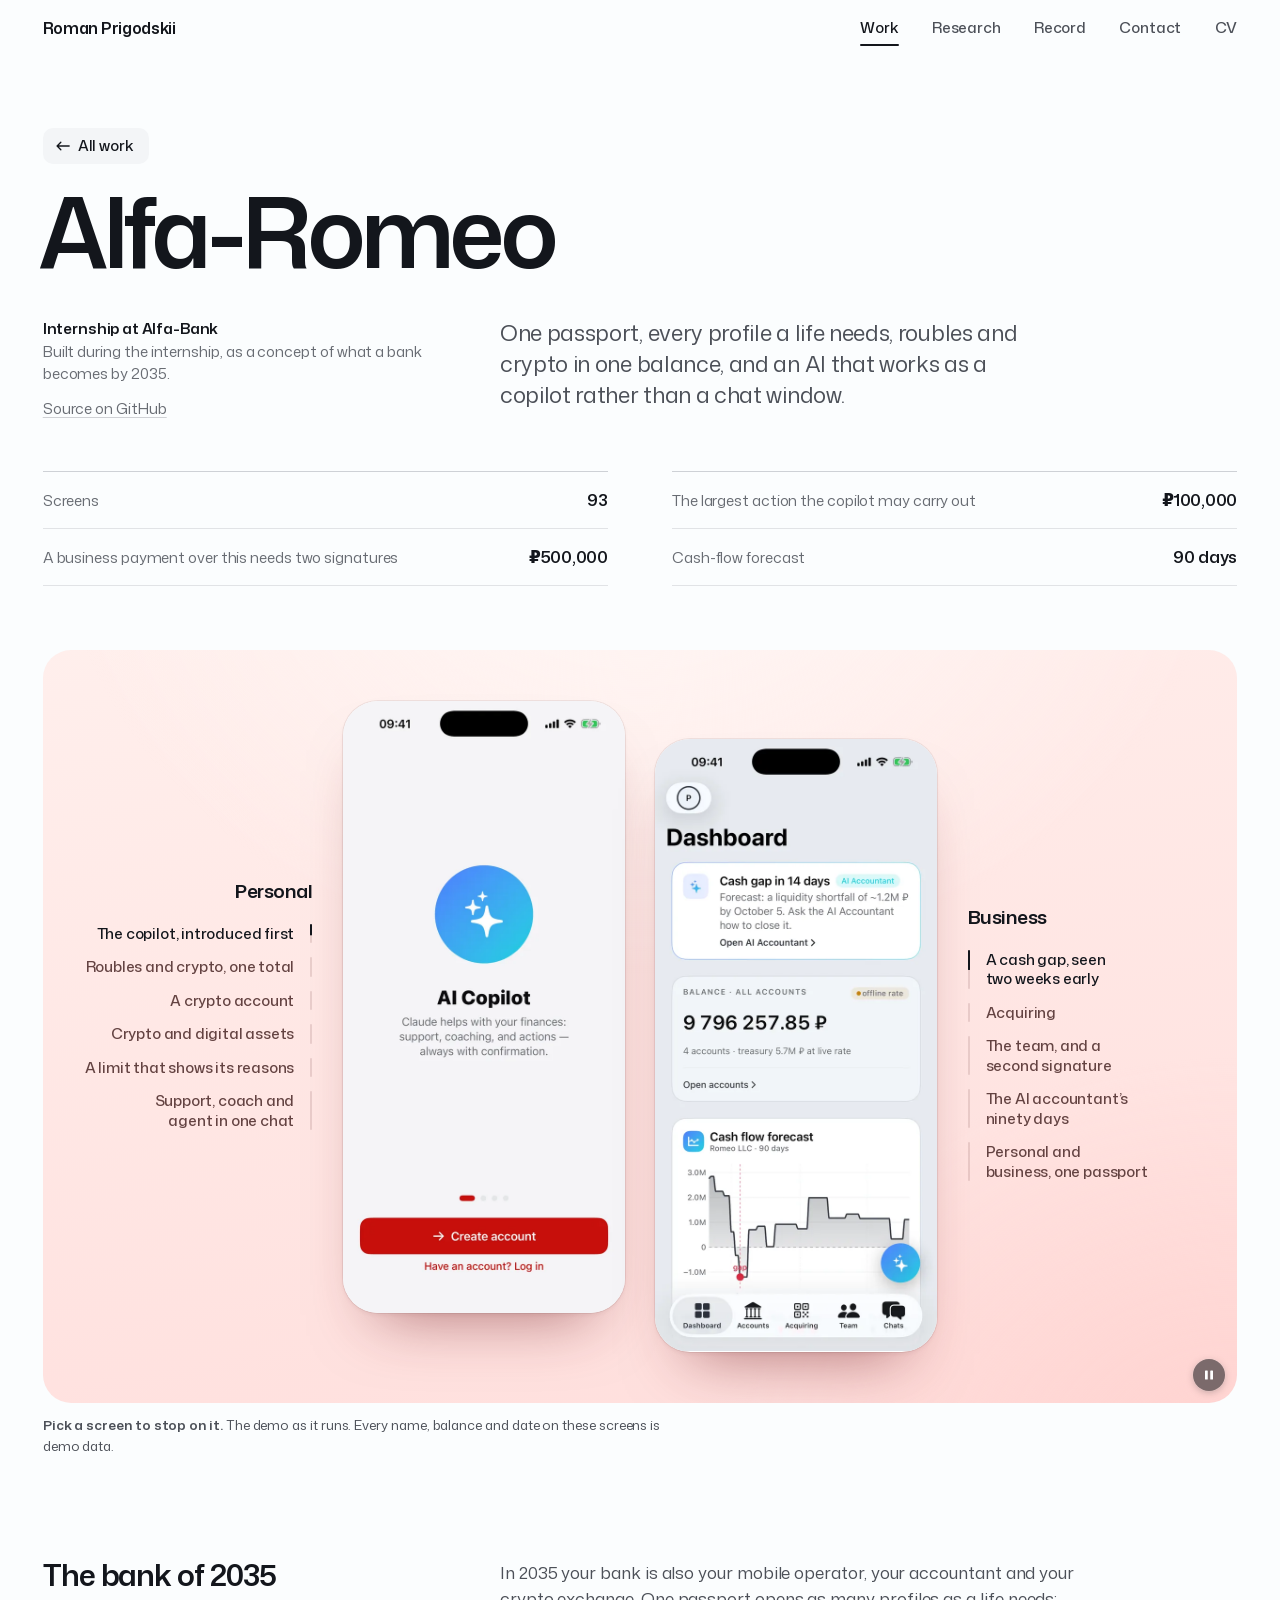
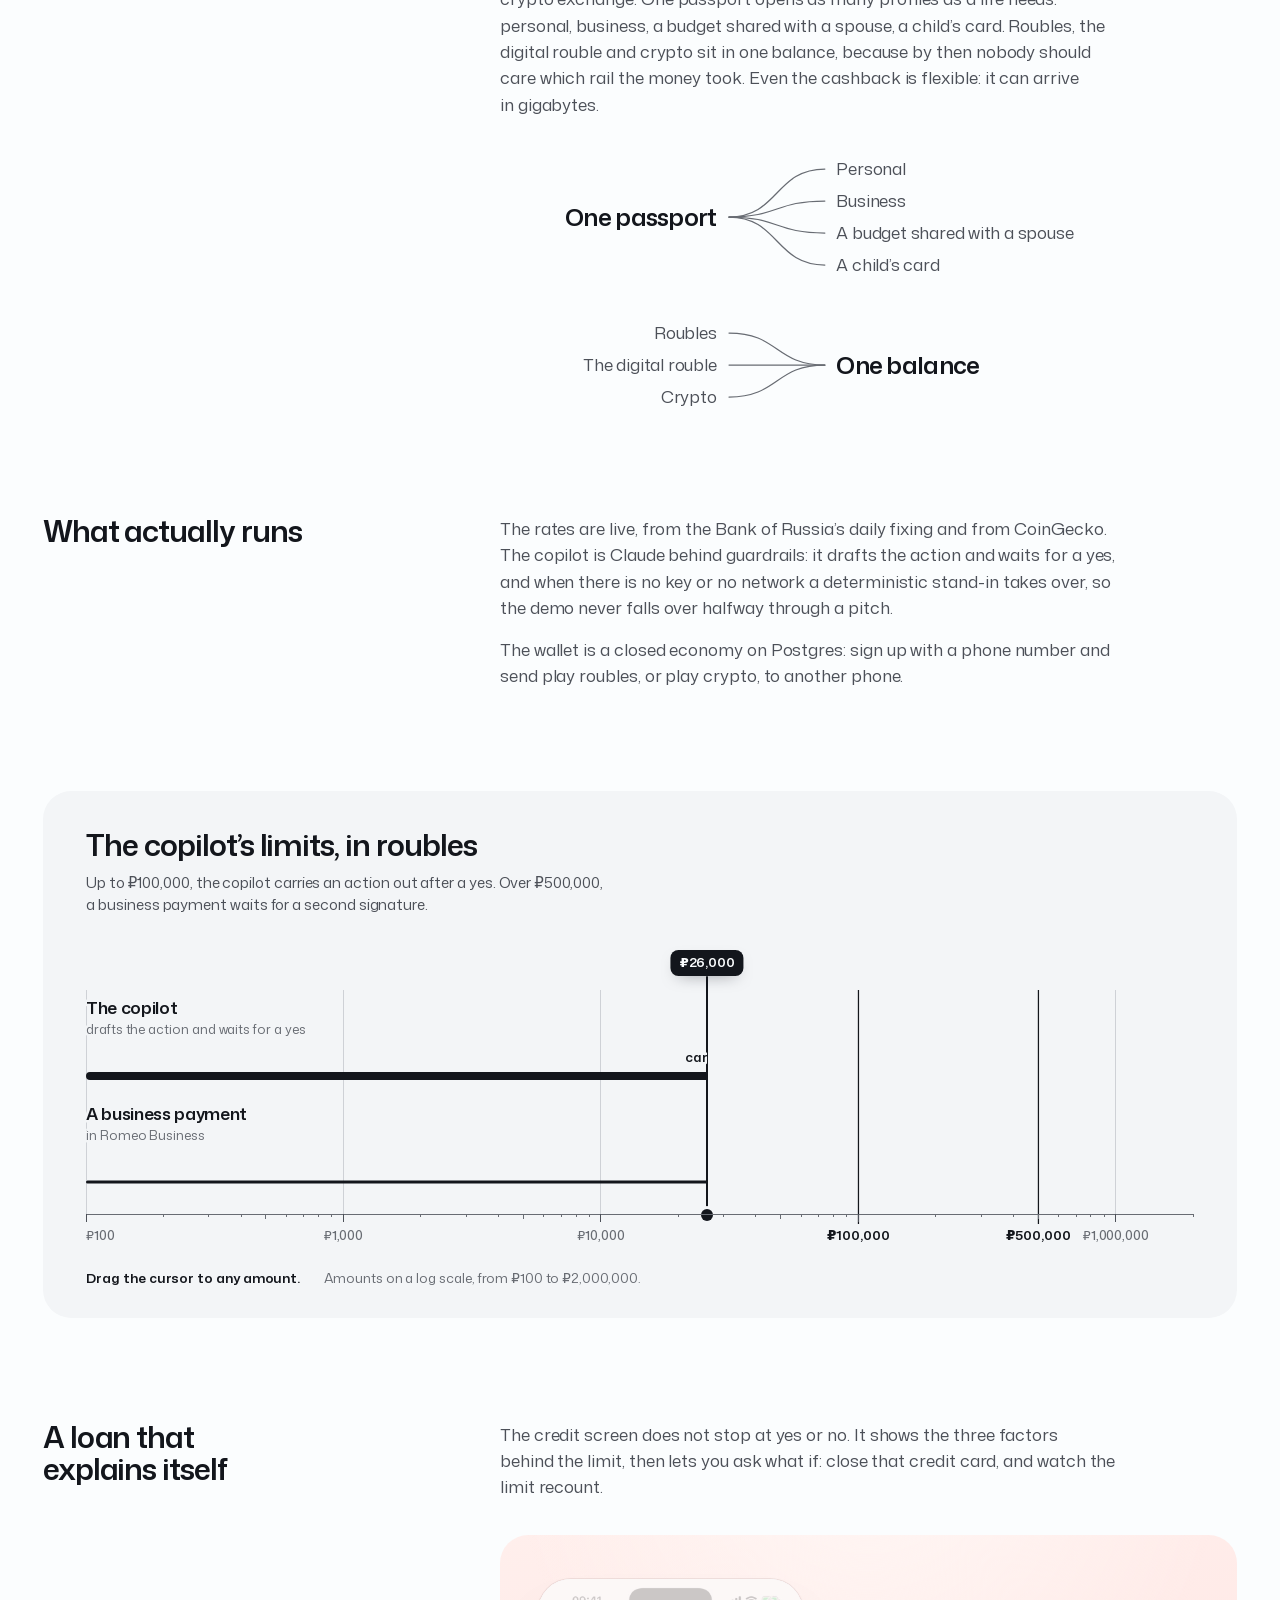
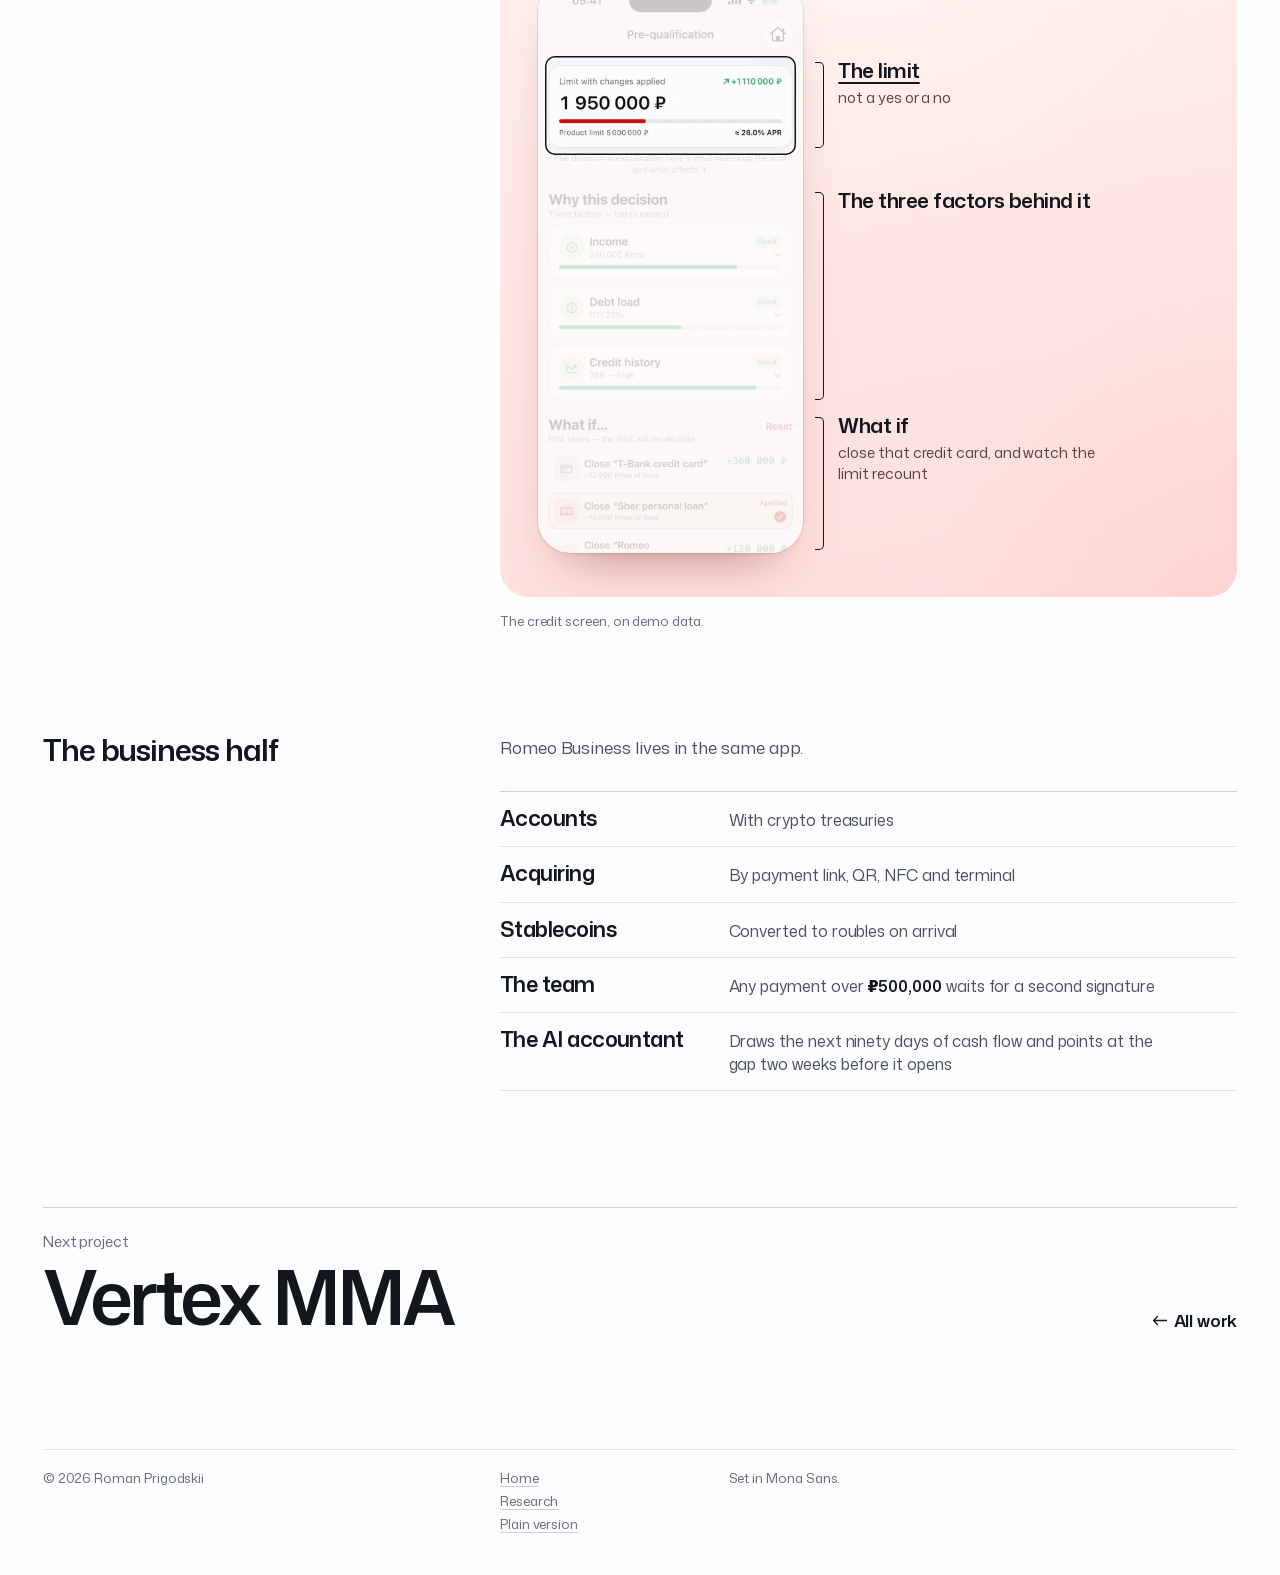
<file: work/alfa-romeo/index.html>
<!doctype html>
<html lang="en">
<head>
<meta charset="utf-8">
<meta name="viewport" content="width=device-width, initial-scale=1, viewport-fit=cover">
<title>Alfa-Romeo, Roman Prigodskii</title>
<meta name="description" content="Alfa-Romeo: a concept of the bank of 2035 in 93 screens, built during an internship at Alfa-Bank. Its AI copilot drafts the action and waits for a yes.">
<meta name="author" content="Roman Prigodskii">
<meta name="theme-color" content="#FBFCFE">
<link rel="canonical" href="https://prigodskii.dev/work/alfa-romeo/">
<meta property="og:type" content="article">
<meta property="og:title" content="Alfa-Romeo, Roman Prigodskii">
<meta property="og:description" content="The bank of 2035, built during an internship at Alfa-Bank: one passport, every profile a life needs, roubles and crypto in one balance, and an AI that works as a copilot rather than a chat window.">
<meta property="og:url" content="https://prigodskii.dev/work/alfa-romeo/">
<meta property="og:image" content="https://prigodskii.dev/assets/img/og.png">
<meta property="og:image:width" content="1200">
<meta property="og:image:height" content="630">
<meta property="og:image:alt" content="Roman Prigodskii: forecasting models that test how efficient market prices are; co-founder and Head of AI at Gluline. Beside it, vertexmma.com in a browser and the Gluline app on a phone.">
<meta name="twitter:card" content="summary_large_image">
<meta name="twitter:image:alt" content="Roman Prigodskii: forecasting models that test how efficient market prices are; co-founder and Head of AI at Gluline. Beside it, vertexmma.com in a browser and the Gluline app on a phone.">
<link rel="icon" href="../../assets/img/mark.svg" type="image/svg+xml">
<link rel="apple-touch-icon" href="../../assets/img/mark-180.png">
<link rel="preload" href="../../assets/fonts/mona-sans-200-900-normal-latin.woff2" as="font" type="font/woff2" crossorigin>
<link rel="stylesheet" href="../../assets/css/site.css">
<link rel="stylesheet" href="../../assets/css/alfa-romeo.css">
<!-- the other pages' stylesheets, fetched at idle so that a first click to one waits for nothing (where prefetch is unsupported, assets/js/vt.js fetches them) -->
<link rel="prefetch" href="../../assets/css/vertex-mma.css">
<link rel="prefetch" href="../../assets/css/gluline.css">
<link rel="prefetch" href="../../assets/css/vertex-boxing.css">
<link rel="prefetch" href="../../assets/css/zacks-ibkr.css">
<link rel="prefetch" href="../../assets/css/indelible.css">
<link rel="prefetch" href="../../assets/css/clipwell.css">
<link rel="prefetch" href="../../assets/css/research.css">
<script>
  document.documentElement.classList.add("js");
  setTimeout(function () { if (!window.__rp) document.documentElement.classList.remove("js"); }, 2500);
</script>
<script src="../../assets/js/vt.js"></script>
<script src="../../assets/js/site.js" defer></script>
<script src="../../assets/js/figures-alfa-romeo.js" defer></script>
<script src="../../assets/js/alfa-romeo.js" defer></script>
</head>
<body data-base="../../">
<a class="skip" href="#main">Skip to the case</a>

<header class="bar" data-bar>
  <div class="frame bar-in">
    <a class="bar-name" href="../../">Roman Prigodskii</a>
    <nav class="bar-nav" aria-label="Site">
      <a href="../../#work" aria-current="true">Work</a>
      <a href="../../research/">Research</a>
      <a href="../../#record">Record</a>
      <a href="../../#contact">Contact</a>
      <a href="../../cv.pdf">CV</a>
    </nav>
  </div>
</header>

<main id="main">
<article class="case" aria-labelledby="case-t">
  <header class="case-hero">
    <div class="frame">
      <p class="crumb" data-rv><a class="back" href="../../#ar-h" data-back><svg viewBox="0 0 18 12" aria-hidden="true" focusable="false"><path d="M17 6H2.5M7 1.5 2.5 6 7 10.5"/></svg>All work</a></p>
      <h1 class="case-title" id="case-t"><span data-vt="alfa-romeo">Alfa-Romeo</span></h1>
      <div class="cols case-a">
        <div class="case-kicker" data-rv style="--d:200ms">
          <b>Internship at Alfa-Bank</b>
          Built during the internship, as a concept of what a bank becomes by 2035.
          <p class="links"><a href="https://github.com/romanprigodskii/alfaromeo" rel="noopener">Source on GitHub</a></p>
        </div>
        <p class="case-line" data-rv style="--d:260ms">One passport, every profile a life needs, roubles and crypto in one balance, and an AI that works as a copilot rather than a chat window.</p>
      </div>
      <dl class="cols case-facts" data-rv style="--d:320ms">
        <div><dt>screens</dt><dd>93</dd></div>
        <div><dt>the largest action the copilot may carry out</dt><dd>₽100,000</dd></div>
        <div><dt>a business payment over this needs two signatures</dt><dd>₽500,000</dd></div>
        <div><dt>cash-flow forecast</dt><dd>90 days</dd></div>
      </dl>
    </div>
  </header>

  <div class="frame">
    <!-- the lead: both sides of the app as they run, each with an index of its screens -->
    <figure class="case-media ar-duo">
      <div class="stage is-red ar-stage" data-shot data-ar-duo data-play-group data-title="the Alfa-Romeo recordings">
        <div class="ar-dev is-p">
          <div class="phone ar-ph" style="--i:0"><video id="ar-v-p" data-play muted loop playsinline preload="none" poster="../../assets/img/work/alfaromeo-personal.webp" width="600" height="1304" aria-label="Alfa-Romeo iPhone app walkthrough: onboarding for the AI Copilot, the home screen with balances and a red card, a crypto wallet, the crypto market, a credit pre-qualification screen and the AI Support chat."><source src="../../assets/video/alfaromeo-personal.mp4" type="video/mp4"></video></div>
          <div class="ar-idx" data-ar-idx data-v="ar-v-p" data-len="9.817">
            <div class="ar-idx-h"><p class="ar-idx-k">Personal</p></div>
            <ol class="ar-steps">
              <li style="--i:0" data-at="8.95" data-go="0.3">The copilot, introduced first</li>
              <li style="--i:1" data-at="0.65" data-go="1.1">Roubles and crypto, one total</li>
              <li style="--i:2" data-at="2.4" data-go="2.85">A crypto account</li>
              <li style="--i:3" data-at="4" data-go="4.45">Crypto and digital assets</li>
              <li style="--i:4" data-at="5.65" data-go="6.1">A limit that shows its reasons</li>
              <li style="--i:5" data-at="7.35" data-go="7.8">Support, coach and agent in one chat</li>
            </ol>
          </div>
        </div>
        <div class="ar-dev is-b">
          <div class="phone ar-ph" style="--i:1"><video id="ar-v-b" data-play muted loop playsinline preload="none" poster="../../assets/img/work/alfaromeo-business.webp" width="600" height="1304" aria-label="Alfa-Romeo business profile on iPhone: a dashboard with a cash gap warning and a cash flow chart, acquiring, a team screen with a pending two-signature payment, the AI Accountant forecast and the profile switcher."><source src="../../assets/video/alfaromeo-business.mp4" type="video/mp4"></video></div>
          <div class="ar-idx" data-ar-idx data-v="ar-v-b" data-len="9.2">
            <div class="ar-idx-h"><p class="ar-idx-k">Business</p></div>
            <ol class="ar-steps">
              <li style="--i:0" data-at="8.25" data-go="0.3">A cash gap, seen two weeks early</li>
              <li style="--i:1" data-at="0.9" data-go="1.35">Acquiring</li>
              <li style="--i:2" data-at="2.8" data-go="3.25">The team, and a second signature</li>
              <li style="--i:3" data-at="4.65" data-go="5.1">The AI accountant&rsquo;s ninety days</li>
              <li style="--i:4" data-at="6.6" data-go="7.05">Personal and business, one passport</li>
            </ol>
          </div>
        </div>
      </div>
      <figcaption class="stage-cap ar-duo-cap" id="ar-duo-cap"><span class="ar-hint">Pick a screen to stop on it.</span> The demo as it runs. Every name, balance and date on these screens is demo data.</figcaption>
    </figure>

    <section class="cols chapter" aria-labelledby="c1">
      <h2 class="chapter-h" id="c1">The bank of 2035</h2>
      <div class="chapter-b">
        <p>In 2035 your bank is also your mobile operator, your accountant and your crypto exchange. One passport opens as many profiles as a life needs: personal, business, a budget shared with a spouse, a child&rsquo;s card. Roubles, the digital rouble and crypto sit in one balance, because by then nobody should care which rail the money took. Even the cashback is flexible: it can arrive in gigabytes.</p>
        <figure class="ar-fans" data-watch>
          <div class="ar-fan is-out">
            <p class="ar-fan-a">One passport</p>
            <svg class="ar-fan-s" viewBox="0 0 100 128" preserveAspectRatio="none" height="128" focusable="false" aria-hidden="true"><path style="--i:0" pathLength="1" d="M0 64 C 52 64, 48 16, 100 16"/><path style="--i:1" pathLength="1" d="M0 64 C 52 64, 48 48, 100 48"/><path style="--i:2" pathLength="1" d="M0 64 C 52 64, 48 80, 100 80"/><path style="--i:3" pathLength="1" d="M0 64 C 52 64, 48 112, 100 112"/></svg>
            <ul class="ar-fan-b"><li style="--i:0">Personal</li><li style="--i:1">Business</li><li style="--i:2">A budget shared with a spouse</li><li style="--i:3">A child&rsquo;s card</li></ul>
          </div>
          <div class="ar-fan is-in">
            <ul class="ar-fan-b"><li style="--i:0">Roubles</li><li style="--i:1">The digital rouble</li><li style="--i:2">Crypto</li></ul>
            <svg class="ar-fan-s" viewBox="0 0 100 96" preserveAspectRatio="none" height="96" focusable="false" aria-hidden="true"><path style="--i:0" pathLength="1" d="M0 16 C 52 16, 48 48, 100 48"/><path style="--i:1" pathLength="1" d="M0 48 C 52 48, 48 48, 100 48"/><path style="--i:2" pathLength="1" d="M0 80 C 52 80, 48 48, 100 48"/></svg>
            <p class="ar-fan-a">One balance</p>
          </div>
          <figcaption class="sr">Schematic: one passport opens four profiles, personal, business, a budget shared with a spouse and a child&rsquo;s card; roubles, the digital rouble and crypto end in one balance.</figcaption>
        </figure>
      </div>
    </section>

    <section class="cols chapter" aria-labelledby="c2">
      <h2 class="chapter-h" id="c2">What actually runs</h2>
      <div class="chapter-b prose">
        <p>The rates are live, from the Bank of Russia&rsquo;s daily fixing and from CoinGecko. The copilot is Claude behind guardrails: it drafts the action and waits for a yes, and when there is no key or no network a deterministic stand-in takes over, so the demo never falls over halfway through a pitch.</p>
        <p>The wallet is a closed economy on Postgres: sign up with a phone number and send play roubles, or play crypto, to another phone.</p>
      </div>
    </section>

    <!-- the copilot's limits, on a rouble scale -->
    <figure class="ar-lim" id="limits" aria-labelledby="ar-lim-k">
      <div class="ar-lim-h">
        <p class="ar-lim-k" id="ar-lim-k">The copilot&rsquo;s limits, in roubles</p>
        <p class="ar-lim-s">Up to ₽100,000, the copilot carries an action out after a yes. Over ₽500,000, a business payment waits for a second signature.</p>
      </div>
      <div class="ar-sc" data-ar-sc data-watch>
        <div class="ar-wide"><!--@arScaleWide--><svg class="ar-sc-svg" width="100%" height="300" data-ax="264" role="img" aria-labelledby="ar-sc-tw ar-sc-dw"><title id="ar-sc-tw">What the copilot may carry out, and when a business payment waits for a second signature, by amount</title><desc id="ar-sc-dw">A logarithmic scale of roubles from 100 to 2,000,000. The copilot drafts an action and carries it out after a yes, up to 100,000 roubles, the largest action it may carry out. A business payment over 500,000 roubles waits for a second signature.</desc><g class="ar-sc-g"><line class="ar-g" style="--i:0" x1="0%" x2="0%" y1="40" y2="264"/><line class="ar-g" style="--i:1" x1="23.25%" x2="23.25%" y1="40" y2="264"/><line class="ar-g" style="--i:2" x1="46.5%" x2="46.5%" y1="40" y2="264"/><line class="ar-g" style="--i:4" x1="93.001%" x2="93.001%" y1="40" y2="264"/></g><line class="ar-rule" x1="69.751%" x2="69.751%" y1="40" y2="274"/><line class="ar-rule" x1="86.002%" x2="86.002%" y1="40" y2="274"/><text class="ar-lt" x="0" y="64">The copilot</text><text class="ar-ls" x="0" y="84">drafts the action and waits for a yes</text><text class="ar-lt" x="0" y="170">A business payment</text><text class="ar-ls" x="0" y="190">in Romeo Business</text><defs><clipPath id="ar-clip-w"><rect class="ar-clip" x="0" y="0" width="100%" height="300"/></clipPath></defs><g class="ar-lanes" clip-path="url(#ar-clip-w)"><rect class="ar-track" x="0" y="122" width="100%" height="8" rx="4"/><rect class="ar-bar" x="0" y="122" width="69.751%" height="8" rx="4"/><rect class="ar-one" x="0" y="230.5" width="86.002%" height="3" rx="1.5"/><rect class="ar-two" x="86.002%" y="228" width="13.998%" height="3" rx="1.5"/><rect class="ar-two" x="86.002%" y="233" width="13.998%" height="3" rx="1.5"/><text class="ar-in is-end" data-ar-l="1a" x="69.751%" dx="-12" y="112">carries it out after a yes</text><text class="ar-in" data-ar-l="1b" x="69.751%" dx="12" y="112">over its limit</text><text class="ar-in is-end" data-ar-l="2a" x="86.002%" dx="-12" y="218">one signature</text><text class="ar-in" data-ar-l="2b" x="86.002%" dx="12" y="218">two signatures</text></g><line class="ar-ax" x1="0" x2="100%" y1="264" y2="264"/><line class="ar-tk is-d" x1="0%" x2="0%" y1="264" y2="272"/><line class="ar-tk" x1="6.999%" x2="6.999%" y1="264" y2="267"/><line class="ar-tk" x1="11.093%" x2="11.093%" y1="264" y2="267"/><line class="ar-tk" x1="13.998%" x2="13.998%" y1="264" y2="267"/><line class="ar-tk" x1="16.251%" x2="16.251%" y1="264" y2="269"/><line class="ar-tk" x1="18.092%" x2="18.092%" y1="264" y2="267"/><line class="ar-tk" x1="19.649%" x2="19.649%" y1="264" y2="267"/><line class="ar-tk" x1="20.997%" x2="20.997%" y1="264" y2="267"/><line class="ar-tk" x1="22.186%" x2="22.186%" y1="264" y2="267"/><line class="ar-tk is-d" x1="23.25%" x2="23.25%" y1="264" y2="272"/><line class="ar-tk" x1="30.249%" x2="30.249%" y1="264" y2="267"/><line class="ar-tk" x1="34.343%" x2="34.343%" y1="264" y2="267"/><line class="ar-tk" x1="37.248%" x2="37.248%" y1="264" y2="267"/><line class="ar-tk" x1="39.501%" x2="39.501%" y1="264" y2="269"/><line class="ar-tk" x1="41.342%" x2="41.342%" y1="264" y2="267"/><line class="ar-tk" x1="42.899%" x2="42.899%" y1="264" y2="267"/><line class="ar-tk" x1="44.247%" x2="44.247%" y1="264" y2="267"/><line class="ar-tk" x1="45.437%" x2="45.437%" y1="264" y2="267"/><line class="ar-tk is-d" x1="46.5%" x2="46.5%" y1="264" y2="272"/><line class="ar-tk" x1="53.5%" x2="53.5%" y1="264" y2="267"/><line class="ar-tk" x1="57.594%" x2="57.594%" y1="264" y2="267"/><line class="ar-tk" x1="60.499%" x2="60.499%" y1="264" y2="267"/><line class="ar-tk" x1="62.752%" x2="62.752%" y1="264" y2="269"/><line class="ar-tk" x1="64.593%" x2="64.593%" y1="264" y2="267"/><line class="ar-tk" x1="66.149%" x2="66.149%" y1="264" y2="267"/><line class="ar-tk" x1="67.498%" x2="67.498%" y1="264" y2="267"/><line class="ar-tk" x1="68.687%" x2="68.687%" y1="264" y2="267"/><line class="ar-tk is-d" x1="69.751%" x2="69.751%" y1="264" y2="272"/><line class="ar-tk" x1="76.75%" x2="76.75%" y1="264" y2="267"/><line class="ar-tk" x1="80.844%" x2="80.844%" y1="264" y2="267"/><line class="ar-tk" x1="83.749%" x2="83.749%" y1="264" y2="267"/><line class="ar-tk" x1="86.002%" x2="86.002%" y1="264" y2="269"/><line class="ar-tk" x1="87.843%" x2="87.843%" y1="264" y2="267"/><line class="ar-tk" x1="89.399%" x2="89.399%" y1="264" y2="267"/><line class="ar-tk" x1="90.748%" x2="90.748%" y1="264" y2="267"/><line class="ar-tk" x1="91.937%" x2="91.937%" y1="264" y2="267"/><line class="ar-tk is-d" x1="93.001%" x2="93.001%" y1="264" y2="272"/><line class="ar-tk" x1="100%" x2="100%" y1="264" y2="267"/><text class="ar-nm is-first" x="0%" y="290">₽100</text><text class="ar-nm" x="23.25%" y="290">₽1,000</text><text class="ar-nm" x="46.5%" y="290">₽10,000</text><text class="ar-nm is-bar" x="69.751%" y="290">₽100,000</text><text class="ar-nm is-bar" x="86.002%" y="290">₽500,000</text><text class="ar-nm" x="93.001%" y="290">₽1,000,000</text></svg><!--/@arScaleWide--></div>
        <div class="ar-narrow"><!--@arScaleNarrow--><svg class="ar-sc-svg is-n" width="100%" height="264" data-ax="232" role="img" aria-labelledby="ar-sc-tn ar-sc-dn"><title id="ar-sc-tn">What the copilot may carry out, and when a business payment waits for a second signature, by amount</title><desc id="ar-sc-dn">A logarithmic scale of roubles from 100 to 2,000,000. The copilot drafts an action and carries it out after a yes, up to 100,000 roubles, the largest action it may carry out. A business payment over 500,000 roubles waits for a second signature.</desc><g class="ar-sc-g"><line class="ar-g" style="--i:0" x1="0%" x2="0%" y1="40" y2="232"/><line class="ar-g" style="--i:1" x1="23.25%" x2="23.25%" y1="40" y2="232"/><line class="ar-g" style="--i:2" x1="46.5%" x2="46.5%" y1="40" y2="232"/><line class="ar-g" style="--i:4" x1="93.001%" x2="93.001%" y1="40" y2="232"/></g><line class="ar-rule" x1="69.751%" x2="69.751%" y1="40" y2="242"/><line class="ar-rule" x1="86.002%" x2="86.002%" y1="40" y2="242"/><text class="ar-lt is-n" x="0" y="60">The copilot</text><text class="ar-ls is-n" x="0" y="77">drafts the action and waits for a yes</text><text class="ar-lt is-n" x="0" y="150">A business payment</text><text class="ar-ls is-n" x="0" y="167">in Romeo Business</text><defs><clipPath id="ar-clip-n"><rect class="ar-clip" x="0" y="0" width="100%" height="264"/></clipPath></defs><g class="ar-lanes" clip-path="url(#ar-clip-n)"><rect class="ar-track" x="0" y="110" width="100%" height="8" rx="4"/><rect class="ar-bar" x="0" y="110" width="69.751%" height="8" rx="4"/><rect class="ar-one" x="0" y="202.5" width="86.002%" height="3" rx="1.5"/><rect class="ar-two" x="86.002%" y="200" width="13.998%" height="3" rx="1.5"/><rect class="ar-two" x="86.002%" y="205" width="13.998%" height="3" rx="1.5"/><text class="ar-in is-end" data-ar-l="1a" x="69.751%" dx="-8" y="102">after a yes</text><text class="ar-in is-end" data-ar-l="2a" x="69.751%" dx="-8" y="192">one signature</text><text class="ar-in" data-ar-l="2b" x="86.002%" dx="8" y="192">two</text></g><line class="ar-ax" x1="0" x2="100%" y1="232" y2="232"/><line class="ar-tk is-d" x1="0%" x2="0%" y1="232" y2="240"/><line class="ar-tk" x1="6.999%" x2="6.999%" y1="232" y2="235"/><line class="ar-tk" x1="11.093%" x2="11.093%" y1="232" y2="235"/><line class="ar-tk" x1="13.998%" x2="13.998%" y1="232" y2="235"/><line class="ar-tk" x1="16.251%" x2="16.251%" y1="232" y2="237"/><line class="ar-tk" x1="18.092%" x2="18.092%" y1="232" y2="235"/><line class="ar-tk" x1="19.649%" x2="19.649%" y1="232" y2="235"/><line class="ar-tk" x1="20.997%" x2="20.997%" y1="232" y2="235"/><line class="ar-tk" x1="22.186%" x2="22.186%" y1="232" y2="235"/><line class="ar-tk is-d" x1="23.25%" x2="23.25%" y1="232" y2="240"/><line class="ar-tk" x1="30.249%" x2="30.249%" y1="232" y2="235"/><line class="ar-tk" x1="34.343%" x2="34.343%" y1="232" y2="235"/><line class="ar-tk" x1="37.248%" x2="37.248%" y1="232" y2="235"/><line class="ar-tk" x1="39.501%" x2="39.501%" y1="232" y2="237"/><line class="ar-tk" x1="41.342%" x2="41.342%" y1="232" y2="235"/><line class="ar-tk" x1="42.899%" x2="42.899%" y1="232" y2="235"/><line class="ar-tk" x1="44.247%" x2="44.247%" y1="232" y2="235"/><line class="ar-tk" x1="45.437%" x2="45.437%" y1="232" y2="235"/><line class="ar-tk is-d" x1="46.5%" x2="46.5%" y1="232" y2="240"/><line class="ar-tk" x1="53.5%" x2="53.5%" y1="232" y2="235"/><line class="ar-tk" x1="57.594%" x2="57.594%" y1="232" y2="235"/><line class="ar-tk" x1="60.499%" x2="60.499%" y1="232" y2="235"/><line class="ar-tk" x1="62.752%" x2="62.752%" y1="232" y2="237"/><line class="ar-tk" x1="64.593%" x2="64.593%" y1="232" y2="235"/><line class="ar-tk" x1="66.149%" x2="66.149%" y1="232" y2="235"/><line class="ar-tk" x1="67.498%" x2="67.498%" y1="232" y2="235"/><line class="ar-tk" x1="68.687%" x2="68.687%" y1="232" y2="235"/><line class="ar-tk is-d" x1="69.751%" x2="69.751%" y1="232" y2="240"/><line class="ar-tk" x1="76.75%" x2="76.75%" y1="232" y2="235"/><line class="ar-tk" x1="80.844%" x2="80.844%" y1="232" y2="235"/><line class="ar-tk" x1="83.749%" x2="83.749%" y1="232" y2="235"/><line class="ar-tk" x1="86.002%" x2="86.002%" y1="232" y2="237"/><line class="ar-tk" x1="87.843%" x2="87.843%" y1="232" y2="235"/><line class="ar-tk" x1="89.399%" x2="89.399%" y1="232" y2="235"/><line class="ar-tk" x1="90.748%" x2="90.748%" y1="232" y2="235"/><line class="ar-tk" x1="91.937%" x2="91.937%" y1="232" y2="235"/><line class="ar-tk is-d" x1="93.001%" x2="93.001%" y1="232" y2="240"/><line class="ar-tk" x1="100%" x2="100%" y1="232" y2="235"/><text class="ar-nm is-first" x="0%" y="258">₽100</text><text class="ar-nm" x="23.25%" y="258">₽1k</text><text class="ar-nm" x="46.5%" y="258">₽10k</text><text class="ar-nm is-bar" x="69.751%" y="258">₽100k</text><text class="ar-nm is-bar" x="86.002%" y="258">₽500k</text></svg><!--/@arScaleNarrow--></div>
        <div class="ar-cur" data-ar-cur role="slider" tabindex="0" aria-label="An amount, in roubles" aria-valuemin="100" aria-valuemax="2000000" aria-valuenow="100000"><span class="ar-cur-l"></span><span class="ar-cur-t" data-ar-tag>₽100,000</span></div>
      </div>
      <figcaption class="ar-lim-f">
        <span class="ar-hint">Drag the cursor to any amount.</span>
        <span>Amounts on a log scale, from ₽100 to ₽2,000,000.</span>
      </figcaption>
    </figure>

    <section class="cols chapter" aria-labelledby="c3">
      <h2 class="chapter-h" id="c3">A loan that explains itself</h2>
      <div class="chapter-b">
        <p>The credit screen does not stop at yes or no. It shows the three factors behind the limit, then lets you ask what if: close that credit card, and watch the limit recount.</p>
        <figure class="ar-cr-f">
          <div class="stage is-red ar-cr" data-ar-cr data-watch>
            <div class="phone ar-cr-ph" data-ar-cr-ph>
              <img src="../../assets/img/work/alfaromeo-credit-800.webp" srcset="../../assets/img/work/alfaromeo-credit-400.webp 400w, ../../assets/img/work/alfaromeo-credit-800.webp 800w" sizes="(min-width: 761px) 300px, 44vw" width="800" height="1739" alt="The credit screen: the limit at the top, the three factors behind it, and what-if steps that recount it." loading="lazy" decoding="async">
              <i class="ar-spot" data-ar-spot aria-hidden="true"></i>
            </div>
            <ol class="ar-cr-l">
              <li data-ar-r style="--t:14%; --h:16%; --k:0"><b>The limit</b><span>not a yes or a no</span></li>
              <li data-ar-r style="--t:36.5%; --h:37.3%; --k:1"><b>The three factors behind it</b></li>
              <li data-ar-r style="--t:75.8%; --h:24.2%; --k:2"><b>What if</b><span>close that credit card, and watch the limit recount</span></li>
            </ol>
          </div>
          <figcaption class="stage-cap">The credit screen, on demo data.</figcaption>
        </figure>
      </div>
    </section>

    <section class="cols chapter" aria-labelledby="c4">
      <h2 class="chapter-h" id="c4">The business half</h2>
      <div class="chapter-b">
        <p>Romeo Business lives in the same app.</p>
        <dl class="ar-biz" data-watch>
          <div style="--i:0"><dt>Accounts</dt><dd>With crypto treasuries</dd></div>
          <div style="--i:1"><dt>Acquiring</dt><dd>By payment link, QR, NFC and terminal</dd></div>
          <div style="--i:2"><dt>Stablecoins</dt><dd>Converted to roubles on arrival</dd></div>
          <div style="--i:3"><dt>The team</dt><dd>Any payment over <b class="ar-num">₽500,000</b> waits for a second signature</dd></div>
          <div style="--i:4"><dt>The AI accountant</dt><dd>Draws the next ninety days of cash flow and points at the gap two weeks before it opens</dd></div>
        </dl>
      </div>
    </section>

    <nav class="cols next-row next" aria-label="Next project">
      <div>
        <p class="next-k">Next project</p>
        <a class="next-a" href="../vertex-mma/"><span data-vt="vertex-mma">Vertex MMA</span></a>
      </div>
      <p><a class="go is-back" href="../../#ar-h" data-back>All work</a></p>
    </nav>
  </div>
</article>
</main>

<footer class="foot">
  <div class="frame foot-in">
    <p>&copy; 2026 Roman Prigodskii</p>
    <p class="foot-links"><a href="../../">Home</a><a href="../../research/">Research</a><a href="../../plain/">Plain version</a></p>
    <p>Set in Mona Sans.</p>
  </div>
</footer>
</body>
</html>
</file>
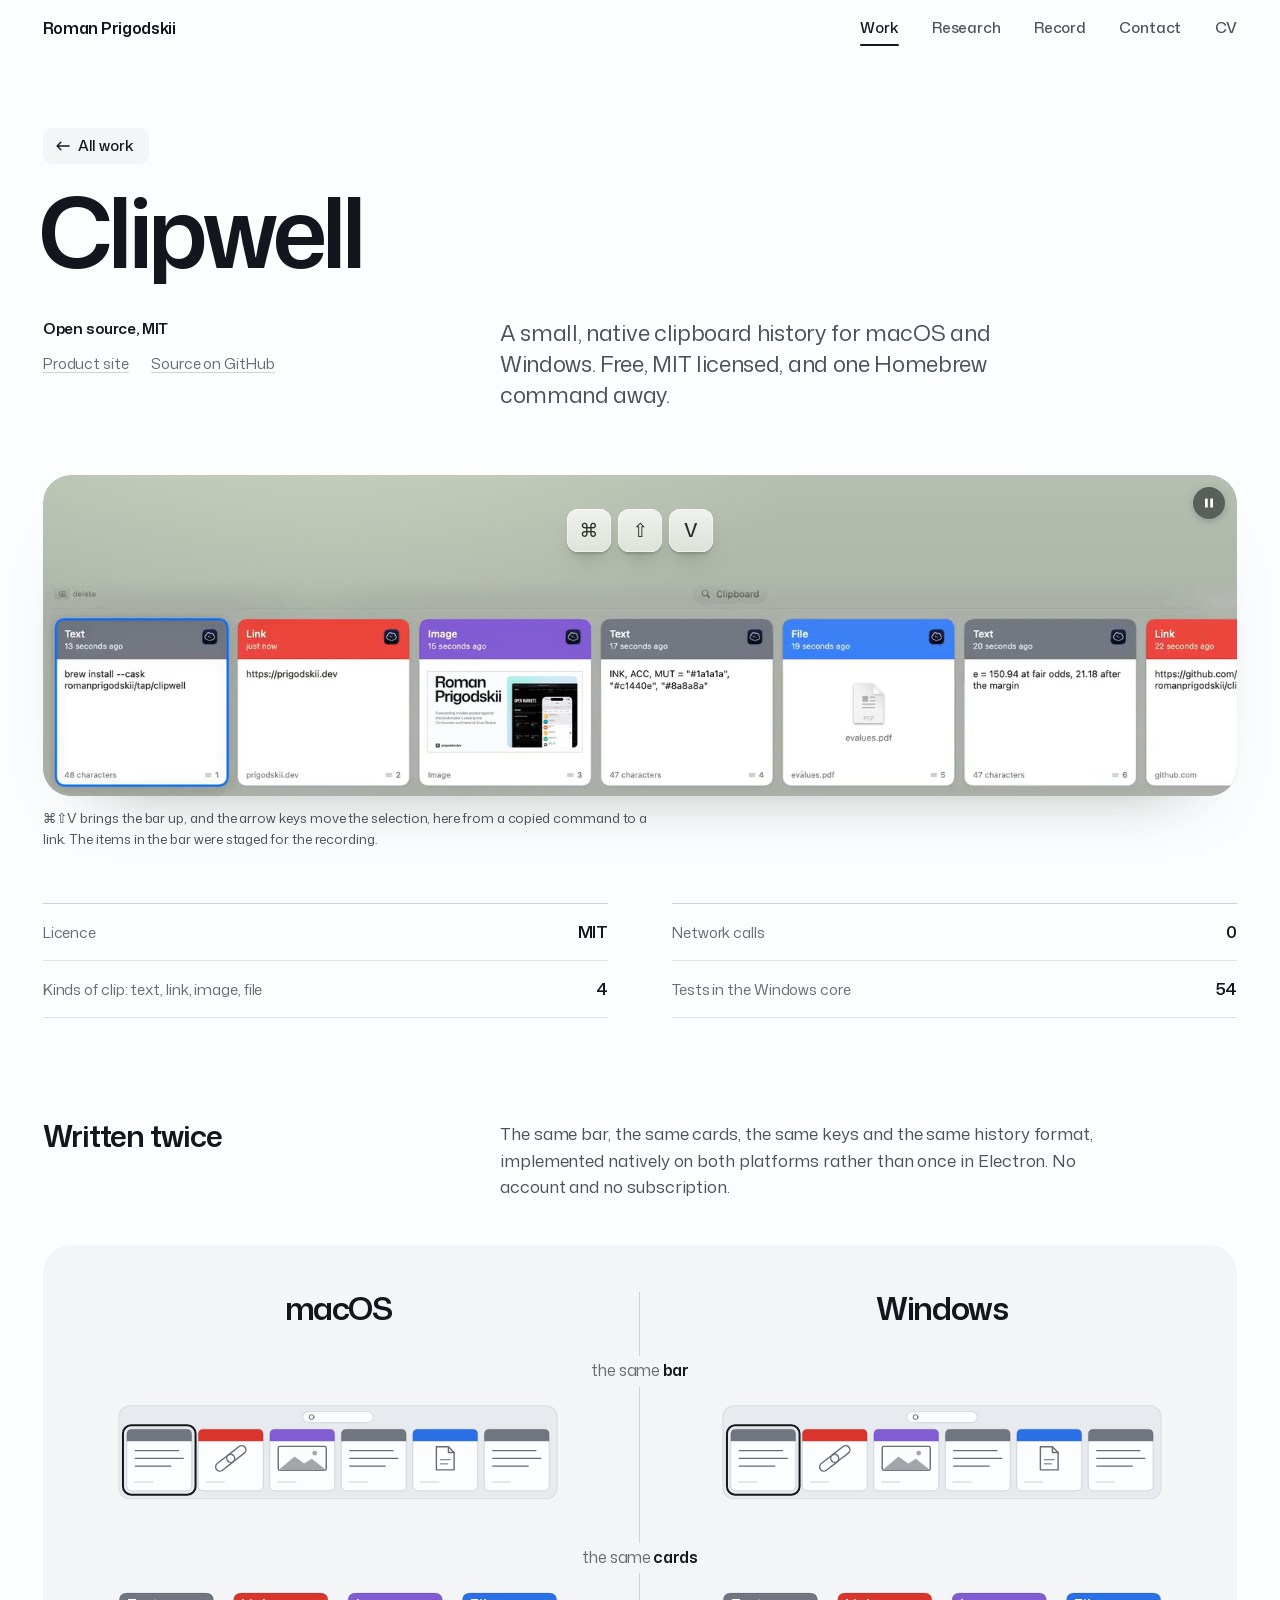
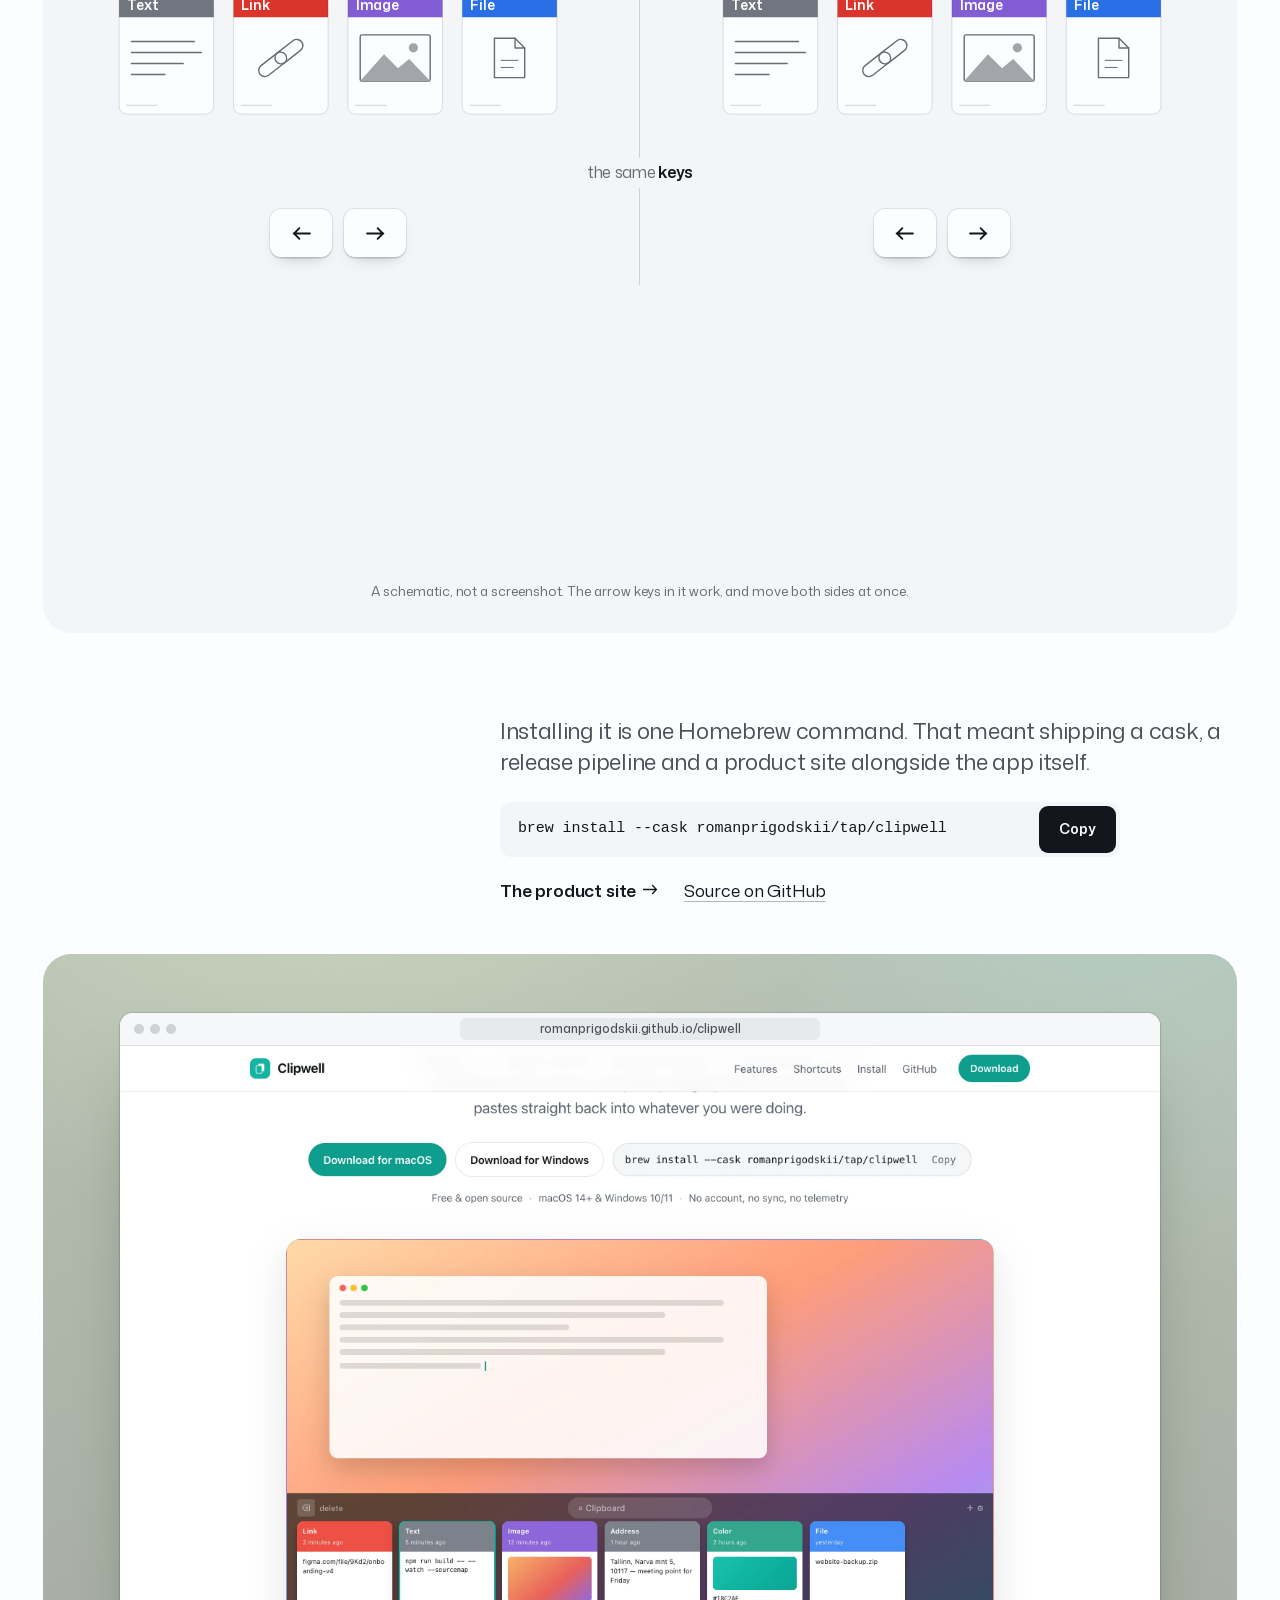
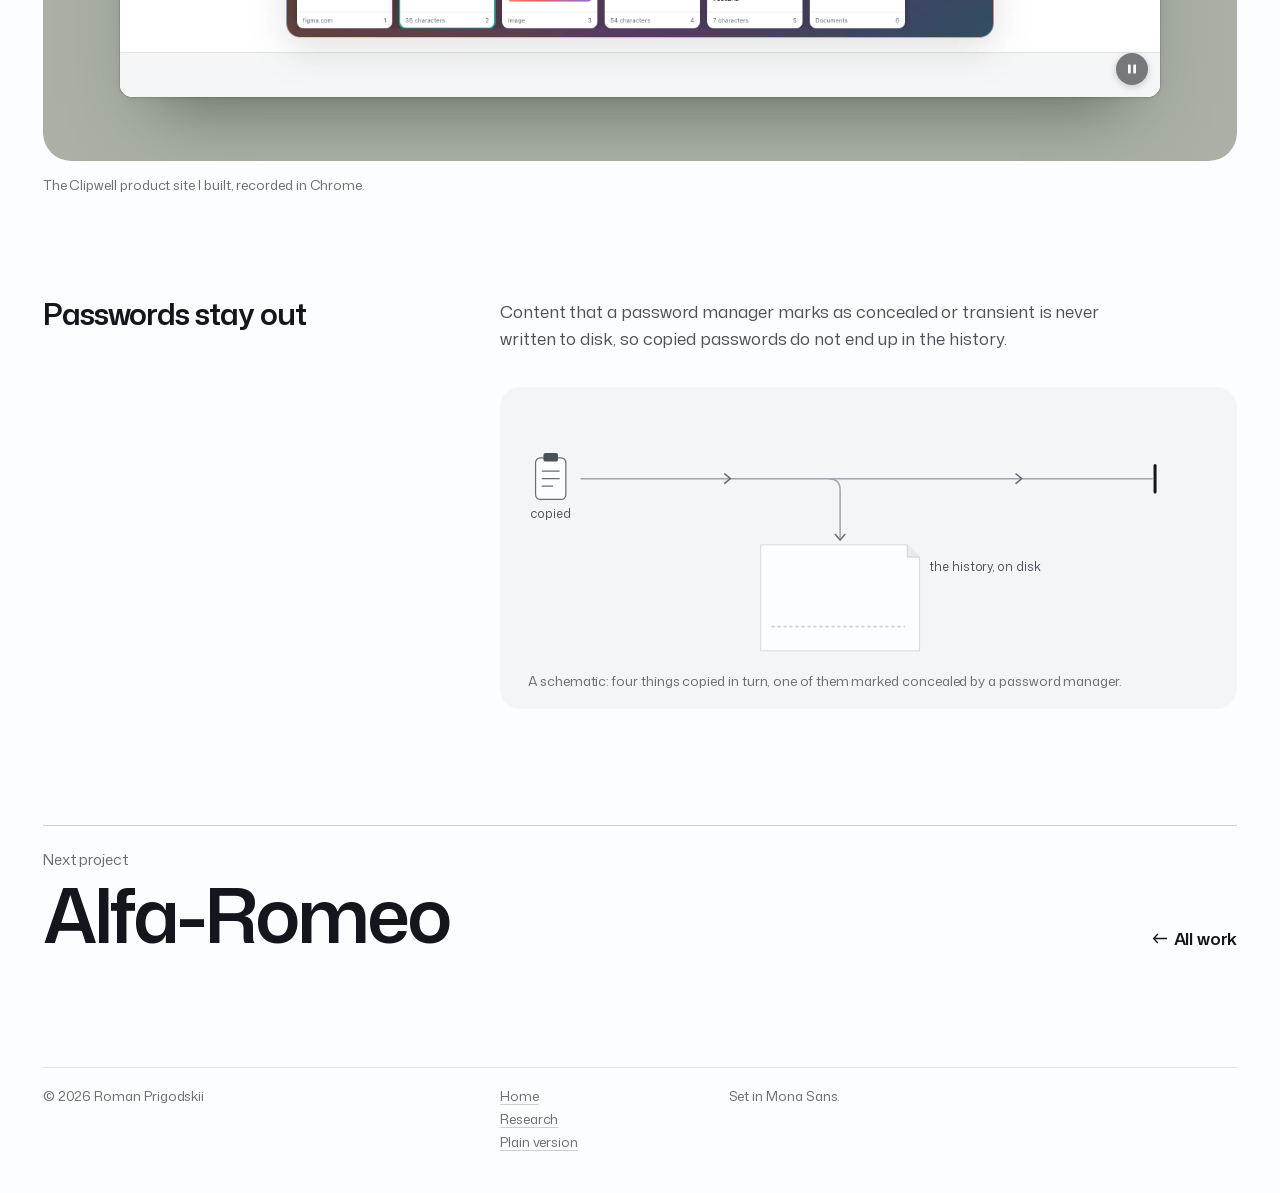
<file: work/clipwell/index.html>
<!doctype html>
<html lang="en">
<head>
<meta charset="utf-8">
<meta name="viewport" content="width=device-width, initial-scale=1, viewport-fit=cover">
<title>Clipwell, Roman Prigodskii</title>
<meta name="description" content="Clipwell: a small, native clipboard history for macOS and Windows. Free, MIT licensed, no network calls, and one Homebrew command away.">
<meta name="author" content="Roman Prigodskii">
<meta name="theme-color" content="#FBFCFE">
<link rel="canonical" href="https://prigodskii.dev/work/clipwell/">
<meta property="og:type" content="article">
<meta property="og:title" content="Clipwell, Roman Prigodskii">
<meta property="og:description" content="A small, native clipboard history for macOS and Windows. Free, MIT licensed, and one Homebrew command away.">
<meta property="og:url" content="https://prigodskii.dev/work/clipwell/">
<meta property="og:image" content="https://prigodskii.dev/assets/img/og.png">
<meta property="og:image:width" content="1200">
<meta property="og:image:height" content="630">
<meta property="og:image:alt" content="Roman Prigodskii: forecasting models that test how efficient market prices are; co-founder and Head of AI at Gluline. Beside it, vertexmma.com in a browser and the Gluline app on a phone.">
<meta name="twitter:card" content="summary_large_image">
<meta name="twitter:image:alt" content="Roman Prigodskii: forecasting models that test how efficient market prices are; co-founder and Head of AI at Gluline. Beside it, vertexmma.com in a browser and the Gluline app on a phone.">
<link rel="icon" href="../../assets/img/mark.svg" type="image/svg+xml">
<link rel="apple-touch-icon" href="../../assets/img/mark-180.png">
<link rel="preload" href="../../assets/fonts/mona-sans-200-900-normal-latin.woff2" as="font" type="font/woff2" crossorigin>
<link rel="stylesheet" href="../../assets/css/site.css">
<link rel="stylesheet" href="../../assets/css/clipwell.css">
<!-- the other pages' stylesheets, fetched at idle so that a first click to one waits for nothing (where prefetch is unsupported, assets/js/vt.js fetches them) -->
<link rel="prefetch" href="../../assets/css/vertex-mma.css">
<link rel="prefetch" href="../../assets/css/gluline.css">
<link rel="prefetch" href="../../assets/css/vertex-boxing.css">
<link rel="prefetch" href="../../assets/css/zacks-ibkr.css">
<link rel="prefetch" href="../../assets/css/indelible.css">
<link rel="prefetch" href="../../assets/css/alfa-romeo.css">
<link rel="prefetch" href="../../assets/css/research.css">
<script>
  document.documentElement.classList.add("js");
  setTimeout(function () { if (!window.__rp) document.documentElement.classList.remove("js"); }, 2500);
</script>
<script src="../../assets/js/vt.js"></script>
<script src="../../assets/js/site.js" defer></script>
<script src="../../assets/js/clipwell.js" defer></script>
</head>
<body data-base="../../">
<a class="skip" href="#main">Skip to the case</a>

<header class="bar" data-bar>
  <div class="frame bar-in">
    <a class="bar-name" href="../../">Roman Prigodskii</a>
    <nav class="bar-nav" aria-label="Site">
      <a href="../../#work" aria-current="true">Work</a>
      <a href="../../research/">Research</a>
      <a href="../../#record">Record</a>
      <a href="../../#contact">Contact</a>
      <a href="../../cv.pdf">CV</a>
    </nav>
  </div>
</header>

<main id="main">
<article class="case cwc" aria-labelledby="case-t">
  <header class="case-hero">
    <div class="frame">
      <p class="crumb" data-rv><a class="back" href="../../#cw-h" data-back><svg viewBox="0 0 18 12" aria-hidden="true" focusable="false"><path d="M17 6H2.5M7 1.5 2.5 6 7 10.5"/></svg>All work</a></p>
      <h1 class="case-title" id="case-t"><span data-vt="clipwell">Clipwell</span></h1>
      <div class="cols case-a">
        <div class="case-kicker" data-rv style="--d:200ms">
          <b>Open source, MIT</b>
          <p class="links"><a href="https://romanprigodskii.github.io/clipwell/" rel="noopener">Product site</a><a href="https://github.com/romanprigodskii/clipwell" rel="noopener">Source on GitHub</a></p>
        </div>
        <p class="case-line" data-rv style="--d:260ms">A small, native clipboard history for macOS and Windows. Free, MIT licensed, and one Homebrew command away.</p>
      </div>
    </div>
  </header>

  <div class="frame">
    <!-- the lead: the bar itself, on its own desktop, brought up by its chord -->
    <figure class="case-media cwc-hero">
      <div class="stage is-sage cwc-stage" data-shot data-cw-stage>
        <div class="cwc-chord" data-chord aria-hidden="true"><kbd style="--k:0">&#8984;</kbd><kbd style="--k:1">&#8679;</kbd><kbd style="--k:2">V</kbd></div>
        <div class="cwc-bar" role="region" tabindex="0" aria-label="Clipwell&rsquo;s history bar">
          <video class="cwc-v" data-play muted loop playsinline preload="none" poster="../../assets/img/work/clipwell-strip.webp" width="1600" height="286" aria-label="Clipwell's history bar on macOS: cards for a copied command, a link, an image, a line of code, a PDF and a line of text, with the selection moving from the first card to the second."><source src="../../assets/video/clipwell-strip.mp4" type="video/mp4"></video>
        </div>
      </div>
      <figcaption class="stage-cap cwc-cap">&#8984;&#8679;V brings the bar up, and the arrow keys move the selection, here from a copied command to a link. The items in the bar were staged for the recording.</figcaption>
    </figure>

    <dl class="cols case-facts cwc-facts" data-rv>
      <div><dt>licence</dt><dd>MIT</dd></div>
      <div><dt>network calls</dt><dd>0</dd></div>
      <div><dt>kinds of clip: text, link, image, file</dt><dd>4</dd></div>
      <div><dt>tests in the Windows core</dt><dd>54</dd></div>
    </dl>

    <section class="cols chapter" aria-labelledby="c1">
      <h2 class="chapter-h" id="c1">Written twice</h2>
      <div class="chapter-b prose">
        <p>The same bar, the same cards, the same keys and the same history format, implemented natively on both platforms rather than once in Electron. No account and no subscription.</p>
      </div>
    </section>

    <figure class="tw" data-tw aria-labelledby="tw-cap">
      <p class="sr">Two columns, macOS and Windows, drawn identically on either side of one line: the same bar of six cards, the same four kinds of card (text, link, image and file), the same arrow keys, and the same history of six records.</p>
      <div class="tw-plot"><!--@cwTwice--><div class="tw-heads" aria-hidden="true"><p class="tw-h is-mac"><span>macOS</span></p><p class="tw-h is-win"><span>Windows</span></p></div><div class="tw-row" style="--r:0"><p class="tw-st"><span>the same</span> bar</p><div class="tw-d is-mac"><svg class="tw-svg is-bar" viewBox="0 0 400 86" width="400" height="86" focusable="false" aria-hidden="true"><rect class="cw-panel" x="0.75" y="0.75" width="398.5" height="84.5" rx="10"/><rect class="cw-pill" x="168" y="6" width="64" height="10" rx="5"/><circle class="cw-gl is-thin" cx="176" cy="11" r="2.2"/><rect class="cw-cb" x="8" y="22" width="59" height="56" rx="4.5"/><path class="cw-ch k-text" d="M8,33 V26.5 Q8,22 12.5,22 H62.5 Q67,22 67,26.5 V33 Z"/><line class="cw-gl" x1="15.67" y1="41.45" x2="54.96" y2="41.45"/><line class="cw-gl" x1="15.67" y1="48.5" x2="59.33" y2="48.5"/><line class="cw-gl" x1="15.67" y1="55.55" x2="47.98" y2="55.55"/><line class="cw-cf" x1="15" y1="70" x2="31.6" y2="70"/><rect class="cw-co" x="8" y="22" width="59" height="56" rx="4.5"/><rect class="cw-cb" x="73" y="22" width="59" height="56" rx="4.5"/><path class="cw-ch k-link" d="M73,33 V26.5 Q73,22 77.5,22 H127.5 Q132,22 132,26.5 V33 Z"/><g transform="rotate(-38 102.5 48.5)"><rect class="cw-gl" x="86.05" y="44.67" width="20.06" height="7.67" rx="3.84"/><rect class="cw-gl" x="98.89" y="44.67" width="20.06" height="7.67" rx="3.84"/></g><line class="cw-cf" x1="80" y1="70" x2="96.6" y2="70"/><rect class="cw-co" x="73" y="22" width="59" height="56" rx="4.5"/><rect class="cw-cb" x="138" y="22" width="59" height="56" rx="4.5"/><path class="cw-ch k-image" d="M138,33 V26.5 Q138,22 142.5,22 H192.5 Q197,22 197,26.5 V33 Z"/><rect class="cw-gl" x="145.67" y="37.65" width="43.66" height="21.7" rx="1.5"/><path class="cw-gf" d="M145.67,59.35 L160.51,46.76 L169.25,53.27 L176.23,48.93 L189.33,59.35 Z"/><circle class="cw-gf" cx="178.85" cy="43.73" r="2.17"/><line class="cw-cf" x1="145" y1="70" x2="161.6" y2="70"/><rect class="cw-co" x="138" y="22" width="59" height="56" rx="4.5"/><rect class="cw-cb" x="203" y="22" width="59" height="56" rx="4.5"/><path class="cw-ch k-text" d="M203,33 V26.5 Q203,22 207.5,22 H257.5 Q262,22 262,26.5 V33 Z"/><line class="cw-gl" x1="210.67" y1="41.45" x2="249.96" y2="41.45"/><line class="cw-gl" x1="210.67" y1="48.5" x2="254.33" y2="48.5"/><line class="cw-gl" x1="210.67" y1="55.55" x2="242.98" y2="55.55"/><line class="cw-cf" x1="210" y1="70" x2="226.6" y2="70"/><rect class="cw-co" x="203" y="22" width="59" height="56" rx="4.5"/><rect class="cw-cb" x="268" y="22" width="59" height="56" rx="4.5"/><path class="cw-ch k-file" d="M268,33 V26.5 Q268,22 272.5,22 H322.5 Q327,22 327,26.5 V33 Z"/><path class="cw-gl is-page" d="M289.44,38.02 H300.4 L305.56,43.18 V58.98 H289.44 Z"/><path class="cw-gl" d="M300.4,38.02 V43.18 H305.56"/><line class="cw-gl is-thin" x1="292.99" y1="49.76" x2="302.01" y2="49.76"/><line class="cw-gl is-thin" x1="292.99" y1="53.53" x2="299.43" y2="53.53"/><line class="cw-cf" x1="275" y1="70" x2="291.6" y2="70"/><rect class="cw-co" x="268" y="22" width="59" height="56" rx="4.5"/><rect class="cw-cb" x="333" y="22" width="59" height="56" rx="4.5"/><path class="cw-ch k-text" d="M333,33 V26.5 Q333,22 337.5,22 H387.5 Q392,22 392,26.5 V33 Z"/><line class="cw-gl" x1="340.67" y1="41.45" x2="379.96" y2="41.45"/><line class="cw-gl" x1="340.67" y1="48.5" x2="384.33" y2="48.5"/><line class="cw-gl" x1="340.67" y1="55.55" x2="372.98" y2="55.55"/><line class="cw-cf" x1="340" y1="70" x2="356.6" y2="70"/><rect class="cw-co" x="333" y="22" width="59" height="56" rx="4.5"/><g class="tw-sel"><rect class="cw-sel" x="4.5" y="18.5" width="66" height="63" rx="7.5"/></g></svg></div><div class="tw-d is-win"><svg class="tw-svg is-bar" viewBox="0 0 400 86" width="400" height="86" focusable="false" aria-hidden="true"><rect class="cw-panel" x="0.75" y="0.75" width="398.5" height="84.5" rx="10"/><rect class="cw-pill" x="168" y="6" width="64" height="10" rx="5"/><circle class="cw-gl is-thin" cx="176" cy="11" r="2.2"/><rect class="cw-cb" x="8" y="22" width="59" height="56" rx="4.5"/><path class="cw-ch k-text" d="M8,33 V26.5 Q8,22 12.5,22 H62.5 Q67,22 67,26.5 V33 Z"/><line class="cw-gl" x1="15.67" y1="41.45" x2="54.96" y2="41.45"/><line class="cw-gl" x1="15.67" y1="48.5" x2="59.33" y2="48.5"/><line class="cw-gl" x1="15.67" y1="55.55" x2="47.98" y2="55.55"/><line class="cw-cf" x1="15" y1="70" x2="31.6" y2="70"/><rect class="cw-co" x="8" y="22" width="59" height="56" rx="4.5"/><rect class="cw-cb" x="73" y="22" width="59" height="56" rx="4.5"/><path class="cw-ch k-link" d="M73,33 V26.5 Q73,22 77.5,22 H127.5 Q132,22 132,26.5 V33 Z"/><g transform="rotate(-38 102.5 48.5)"><rect class="cw-gl" x="86.05" y="44.67" width="20.06" height="7.67" rx="3.84"/><rect class="cw-gl" x="98.89" y="44.67" width="20.06" height="7.67" rx="3.84"/></g><line class="cw-cf" x1="80" y1="70" x2="96.6" y2="70"/><rect class="cw-co" x="73" y="22" width="59" height="56" rx="4.5"/><rect class="cw-cb" x="138" y="22" width="59" height="56" rx="4.5"/><path class="cw-ch k-image" d="M138,33 V26.5 Q138,22 142.5,22 H192.5 Q197,22 197,26.5 V33 Z"/><rect class="cw-gl" x="145.67" y="37.65" width="43.66" height="21.7" rx="1.5"/><path class="cw-gf" d="M145.67,59.35 L160.51,46.76 L169.25,53.27 L176.23,48.93 L189.33,59.35 Z"/><circle class="cw-gf" cx="178.85" cy="43.73" r="2.17"/><line class="cw-cf" x1="145" y1="70" x2="161.6" y2="70"/><rect class="cw-co" x="138" y="22" width="59" height="56" rx="4.5"/><rect class="cw-cb" x="203" y="22" width="59" height="56" rx="4.5"/><path class="cw-ch k-text" d="M203,33 V26.5 Q203,22 207.5,22 H257.5 Q262,22 262,26.5 V33 Z"/><line class="cw-gl" x1="210.67" y1="41.45" x2="249.96" y2="41.45"/><line class="cw-gl" x1="210.67" y1="48.5" x2="254.33" y2="48.5"/><line class="cw-gl" x1="210.67" y1="55.55" x2="242.98" y2="55.55"/><line class="cw-cf" x1="210" y1="70" x2="226.6" y2="70"/><rect class="cw-co" x="203" y="22" width="59" height="56" rx="4.5"/><rect class="cw-cb" x="268" y="22" width="59" height="56" rx="4.5"/><path class="cw-ch k-file" d="M268,33 V26.5 Q268,22 272.5,22 H322.5 Q327,22 327,26.5 V33 Z"/><path class="cw-gl is-page" d="M289.44,38.02 H300.4 L305.56,43.18 V58.98 H289.44 Z"/><path class="cw-gl" d="M300.4,38.02 V43.18 H305.56"/><line class="cw-gl is-thin" x1="292.99" y1="49.76" x2="302.01" y2="49.76"/><line class="cw-gl is-thin" x1="292.99" y1="53.53" x2="299.43" y2="53.53"/><line class="cw-cf" x1="275" y1="70" x2="291.6" y2="70"/><rect class="cw-co" x="268" y="22" width="59" height="56" rx="4.5"/><rect class="cw-cb" x="333" y="22" width="59" height="56" rx="4.5"/><path class="cw-ch k-text" d="M333,33 V26.5 Q333,22 337.5,22 H387.5 Q392,22 392,26.5 V33 Z"/><line class="cw-gl" x1="340.67" y1="41.45" x2="379.96" y2="41.45"/><line class="cw-gl" x1="340.67" y1="48.5" x2="384.33" y2="48.5"/><line class="cw-gl" x1="340.67" y1="55.55" x2="372.98" y2="55.55"/><line class="cw-cf" x1="340" y1="70" x2="356.6" y2="70"/><rect class="cw-co" x="333" y="22" width="59" height="56" rx="4.5"/><g class="tw-sel"><rect class="cw-sel" x="4.5" y="18.5" width="66" height="63" rx="7.5"/></g></svg></div></div><div class="tw-row" style="--r:1"><p class="tw-st"><span>the same</span> cards</p><div class="tw-d is-mac"><svg class="tw-svg v-w" viewBox="0 0 400 112" width="400" height="112" focusable="false" aria-hidden="true"><rect class="cw-cb" x="1" y="1" width="86" height="110" rx="7"/><path class="cw-ch k-text" d="M1,23 V8 Q1,1 8,1 H80 Q87,1 87,8 V23 Z"/><text class="cw-ck" x="8" y="16.4">Text</text><line class="cw-gl" x1="12.18" y1="45" x2="69.46" y2="45"/><line class="cw-gl" x1="12.18" y1="55" x2="75.82" y2="55"/><line class="cw-gl" x1="12.18" y1="65" x2="59.27" y2="65"/><line class="cw-gl" x1="12.18" y1="75" x2="42.73" y2="75"/><line class="cw-cf" x1="8" y1="103" x2="35.4" y2="103"/><rect class="cw-co" x="1" y="1" width="86" height="110" rx="7"/><rect class="cw-cb" x="105" y="1" width="86" height="110" rx="7"/><path class="cw-ch k-link" d="M105,23 V8 Q105,1 112,1 H184 Q191,1 191,8 V23 Z"/><text class="cw-ck" x="112" y="16.4">Link</text><g transform="rotate(-38 148 60)"><rect class="cw-gl" x="124.02" y="54.41" width="29.24" height="11.18" rx="5.59"/><rect class="cw-gl" x="142.74" y="54.41" width="29.24" height="11.18" rx="5.59"/></g><line class="cw-cf" x1="112" y1="103" x2="139.4" y2="103"/><rect class="cw-co" x="105" y="1" width="86" height="110" rx="7"/><rect class="cw-cb" x="209" y="1" width="86" height="110" rx="7"/><path class="cw-ch k-image" d="M209,23 V8 Q209,1 216,1 H288 Q295,1 295,8 V23 Z"/><text class="cw-ck" x="216" y="16.4">Image</text><rect class="cw-gl" x="220.18" y="39" width="63.64" height="42" rx="1.5"/><path class="cw-gf" d="M220.18,81 L241.82,56.64 L254.55,69.24 L264.73,60.84 L283.82,81 Z"/><circle class="cw-gf" cx="268.55" cy="50.76" r="4.2"/><line class="cw-cf" x1="216" y1="103" x2="243.4" y2="103"/><rect class="cw-co" x="209" y="1" width="86" height="110" rx="7"/><rect class="cw-cb" x="313" y="1" width="86" height="110" rx="7"/><path class="cw-ch k-file" d="M313,23 V8 Q313,1 320,1 H392 Q399,1 399,8 V23 Z"/><text class="cw-ck" x="320" y="16.4">File</text><path class="cw-gl is-page" d="M342.24,42.11 H360.95 L369.76,50.92 V77.89 H342.24 Z"/><path class="cw-gl" d="M360.95,42.11 V50.92 H369.76"/><line class="cw-gl is-thin" x1="348.29" y1="62.15" x2="363.71" y2="62.15"/><line class="cw-gl is-thin" x1="348.29" y1="68.59" x2="359.3" y2="68.59"/><line class="cw-cf" x1="320" y1="103" x2="347.4" y2="103"/><rect class="cw-co" x="313" y="1" width="86" height="110" rx="7"/></svg><svg class="tw-svg v-n" viewBox="0 0 180 206" width="180" height="206" focusable="false" aria-hidden="true"><rect class="cw-cb" x="1" y="1" width="84" height="98" rx="7"/><path class="cw-ch k-text" d="M1,23 V8 Q1,1 8,1 H78 Q85,1 85,8 V23 Z"/><text class="cw-ck" x="8" y="16.4">Text</text><line class="cw-gl" x1="11.92" y1="39" x2="67.86" y2="39"/><line class="cw-gl" x1="11.92" y1="49" x2="74.08" y2="49"/><line class="cw-gl" x1="11.92" y1="59" x2="57.92" y2="59"/><line class="cw-gl" x1="11.92" y1="69" x2="41.76" y2="69"/><line class="cw-cf" x1="8" y1="91" x2="34.6" y2="91"/><rect class="cw-co" x="1" y="1" width="84" height="98" rx="7"/><rect class="cw-cb" x="95" y="1" width="84" height="98" rx="7"/><path class="cw-ch k-link" d="M95,23 V8 Q95,1 102,1 H172 Q179,1 179,8 V23 Z"/><text class="cw-ck" x="102" y="16.4">Link</text><g transform="rotate(-38 137 54)"><rect class="cw-gl" x="113.58" y="48.54" width="28.56" height="10.92" rx="5.46"/><rect class="cw-gl" x="131.86" y="48.54" width="28.56" height="10.92" rx="5.46"/></g><line class="cw-cf" x1="102" y1="91" x2="128.6" y2="91"/><rect class="cw-co" x="95" y="1" width="84" height="98" rx="7"/><rect class="cw-cb" x="1" y="107" width="84" height="98" rx="7"/><path class="cw-ch k-image" d="M1,129 V114 Q1,107 8,107 H78 Q85,107 85,114 V129 Z"/><text class="cw-ck" x="8" y="122.4">Image</text><rect class="cw-gl" x="11.92" y="139.49" width="62.16" height="41.03" rx="1.5"/><path class="cw-gf" d="M11.92,180.51 L33.05,156.72 L45.49,169.03 L55.43,160.82 L74.08,180.51 Z"/><circle class="cw-gf" cx="59.16" cy="150.97" r="4.1"/><line class="cw-cf" x1="8" y1="197" x2="34.6" y2="197"/><rect class="cw-co" x="1" y="107" width="84" height="98" rx="7"/><rect class="cw-cb" x="95" y="107" width="84" height="98" rx="7"/><path class="cw-ch k-file" d="M95,129 V114 Q95,107 102,107 H172 Q179,107 179,114 V129 Z"/><text class="cw-ck" x="102" y="122.4">File</text><path class="cw-gl is-page" d="M123.56,142.53 H141.84 L150.44,151.13 V177.47 H123.56 Z"/><path class="cw-gl" d="M141.84,142.53 V151.13 H150.44"/><line class="cw-gl is-thin" x1="129.47" y1="162.1" x2="144.53" y2="162.1"/><line class="cw-gl is-thin" x1="129.47" y1="168.39" x2="140.23" y2="168.39"/><line class="cw-cf" x1="102" y1="197" x2="128.6" y2="197"/><rect class="cw-co" x="95" y="107" width="84" height="98" rx="7"/></svg></div><div class="tw-d is-win"><svg class="tw-svg v-w" viewBox="0 0 400 112" width="400" height="112" focusable="false" aria-hidden="true"><rect class="cw-cb" x="1" y="1" width="86" height="110" rx="7"/><path class="cw-ch k-text" d="M1,23 V8 Q1,1 8,1 H80 Q87,1 87,8 V23 Z"/><text class="cw-ck" x="8" y="16.4">Text</text><line class="cw-gl" x1="12.18" y1="45" x2="69.46" y2="45"/><line class="cw-gl" x1="12.18" y1="55" x2="75.82" y2="55"/><line class="cw-gl" x1="12.18" y1="65" x2="59.27" y2="65"/><line class="cw-gl" x1="12.18" y1="75" x2="42.73" y2="75"/><line class="cw-cf" x1="8" y1="103" x2="35.4" y2="103"/><rect class="cw-co" x="1" y="1" width="86" height="110" rx="7"/><rect class="cw-cb" x="105" y="1" width="86" height="110" rx="7"/><path class="cw-ch k-link" d="M105,23 V8 Q105,1 112,1 H184 Q191,1 191,8 V23 Z"/><text class="cw-ck" x="112" y="16.4">Link</text><g transform="rotate(-38 148 60)"><rect class="cw-gl" x="124.02" y="54.41" width="29.24" height="11.18" rx="5.59"/><rect class="cw-gl" x="142.74" y="54.41" width="29.24" height="11.18" rx="5.59"/></g><line class="cw-cf" x1="112" y1="103" x2="139.4" y2="103"/><rect class="cw-co" x="105" y="1" width="86" height="110" rx="7"/><rect class="cw-cb" x="209" y="1" width="86" height="110" rx="7"/><path class="cw-ch k-image" d="M209,23 V8 Q209,1 216,1 H288 Q295,1 295,8 V23 Z"/><text class="cw-ck" x="216" y="16.4">Image</text><rect class="cw-gl" x="220.18" y="39" width="63.64" height="42" rx="1.5"/><path class="cw-gf" d="M220.18,81 L241.82,56.64 L254.55,69.24 L264.73,60.84 L283.82,81 Z"/><circle class="cw-gf" cx="268.55" cy="50.76" r="4.2"/><line class="cw-cf" x1="216" y1="103" x2="243.4" y2="103"/><rect class="cw-co" x="209" y="1" width="86" height="110" rx="7"/><rect class="cw-cb" x="313" y="1" width="86" height="110" rx="7"/><path class="cw-ch k-file" d="M313,23 V8 Q313,1 320,1 H392 Q399,1 399,8 V23 Z"/><text class="cw-ck" x="320" y="16.4">File</text><path class="cw-gl is-page" d="M342.24,42.11 H360.95 L369.76,50.92 V77.89 H342.24 Z"/><path class="cw-gl" d="M360.95,42.11 V50.92 H369.76"/><line class="cw-gl is-thin" x1="348.29" y1="62.15" x2="363.71" y2="62.15"/><line class="cw-gl is-thin" x1="348.29" y1="68.59" x2="359.3" y2="68.59"/><line class="cw-cf" x1="320" y1="103" x2="347.4" y2="103"/><rect class="cw-co" x="313" y="1" width="86" height="110" rx="7"/></svg><svg class="tw-svg v-n" viewBox="0 0 180 206" width="180" height="206" focusable="false" aria-hidden="true"><rect class="cw-cb" x="1" y="1" width="84" height="98" rx="7"/><path class="cw-ch k-text" d="M1,23 V8 Q1,1 8,1 H78 Q85,1 85,8 V23 Z"/><text class="cw-ck" x="8" y="16.4">Text</text><line class="cw-gl" x1="11.92" y1="39" x2="67.86" y2="39"/><line class="cw-gl" x1="11.92" y1="49" x2="74.08" y2="49"/><line class="cw-gl" x1="11.92" y1="59" x2="57.92" y2="59"/><line class="cw-gl" x1="11.92" y1="69" x2="41.76" y2="69"/><line class="cw-cf" x1="8" y1="91" x2="34.6" y2="91"/><rect class="cw-co" x="1" y="1" width="84" height="98" rx="7"/><rect class="cw-cb" x="95" y="1" width="84" height="98" rx="7"/><path class="cw-ch k-link" d="M95,23 V8 Q95,1 102,1 H172 Q179,1 179,8 V23 Z"/><text class="cw-ck" x="102" y="16.4">Link</text><g transform="rotate(-38 137 54)"><rect class="cw-gl" x="113.58" y="48.54" width="28.56" height="10.92" rx="5.46"/><rect class="cw-gl" x="131.86" y="48.54" width="28.56" height="10.92" rx="5.46"/></g><line class="cw-cf" x1="102" y1="91" x2="128.6" y2="91"/><rect class="cw-co" x="95" y="1" width="84" height="98" rx="7"/><rect class="cw-cb" x="1" y="107" width="84" height="98" rx="7"/><path class="cw-ch k-image" d="M1,129 V114 Q1,107 8,107 H78 Q85,107 85,114 V129 Z"/><text class="cw-ck" x="8" y="122.4">Image</text><rect class="cw-gl" x="11.92" y="139.49" width="62.16" height="41.03" rx="1.5"/><path class="cw-gf" d="M11.92,180.51 L33.05,156.72 L45.49,169.03 L55.43,160.82 L74.08,180.51 Z"/><circle class="cw-gf" cx="59.16" cy="150.97" r="4.1"/><line class="cw-cf" x1="8" y1="197" x2="34.6" y2="197"/><rect class="cw-co" x="1" y="107" width="84" height="98" rx="7"/><rect class="cw-cb" x="95" y="107" width="84" height="98" rx="7"/><path class="cw-ch k-file" d="M95,129 V114 Q95,107 102,107 H172 Q179,107 179,114 V129 Z"/><text class="cw-ck" x="102" y="122.4">File</text><path class="cw-gl is-page" d="M123.56,142.53 H141.84 L150.44,151.13 V177.47 H123.56 Z"/><path class="cw-gl" d="M141.84,142.53 V151.13 H150.44"/><line class="cw-gl is-thin" x1="129.47" y1="162.1" x2="144.53" y2="162.1"/><line class="cw-gl is-thin" x1="129.47" y1="168.39" x2="140.23" y2="168.39"/><line class="cw-cf" x1="102" y1="197" x2="128.6" y2="197"/><rect class="cw-co" x="95" y="107" width="84" height="98" rx="7"/></svg></div></div><div class="tw-row" style="--r:2"><p class="tw-st"><span>the same</span> keys</p><div class="tw-d is-mac tw-keys"><kbd class="tw-key" data-k="-1"><svg viewBox="0 0 18 12" width="18" height="12" focusable="false" aria-hidden="true"><path d="M17 6H1.5M7 1L2 6l5 5"/></svg><span class="sr">Left arrow</span></kbd><kbd class="tw-key" data-k="1"><svg viewBox="0 0 18 12" width="18" height="12" focusable="false" aria-hidden="true"><path d="M1 6h15.5M11 1l5 5-5 5"/></svg><span class="sr">Right arrow</span></kbd></div><div class="tw-d is-win tw-keys"><kbd class="tw-key" data-k="-1"><svg viewBox="0 0 18 12" width="18" height="12" focusable="false" aria-hidden="true"><path d="M17 6H1.5M7 1L2 6l5 5"/></svg><span class="sr">Left arrow</span></kbd><kbd class="tw-key" data-k="1"><svg viewBox="0 0 18 12" width="18" height="12" focusable="false" aria-hidden="true"><path d="M1 6h15.5M11 1l5 5-5 5"/></svg><span class="sr">Right arrow</span></kbd></div></div><div class="tw-row" style="--r:3"><p class="tw-st"><span>the same</span> history format</p><div class="tw-d is-mac"><svg class="tw-svg is-hist v-w" viewBox="0 0 400 158" width="400" height="158" focusable="false" aria-hidden="true"><path class="cw-page" d="M44,1 H338 L356,19 V157 H44 Z"/><path class="cw-fold" d="M338,1 V19 H356"/><g class="tw-hl" style="--rh:22"><rect class="cw-hl" x="51" y="16" width="298" height="22"/><rect class="cw-hlb" x="51" y="16" width="3" height="22"/></g><text class="cw-hi" x="62" y="30.96">1</text><text class="cw-hk" x="78" y="30.96">Text</text><line class="cw-hc" x1="134" y1="27" x2="220.24" y2="27"/><text class="cw-hi" x="62" y="52.96">2</text><text class="cw-hk" x="78" y="52.96">Link</text><line class="cw-hc" x1="134" y1="49" x2="243.76" y2="49"/><text class="cw-hi" x="62" y="74.96">3</text><text class="cw-hk" x="78" y="74.96">Image</text><line class="cw-hc" x1="134" y1="71" x2="184.96" y2="71"/><text class="cw-hi" x="62" y="96.96">4</text><text class="cw-hk" x="78" y="96.96">Text</text><line class="cw-hc" x1="134" y1="93" x2="310.4" y2="93"/><text class="cw-hi" x="62" y="118.96">5</text><text class="cw-hk" x="78" y="118.96">File</text><line class="cw-hc" x1="134" y1="115" x2="204.56" y2="115"/><text class="cw-hi" x="62" y="140.96">6</text><text class="cw-hk" x="78" y="140.96">Text</text><line class="cw-hc" x1="134" y1="137" x2="218.28" y2="137"/></svg><svg class="tw-svg is-hist v-n" viewBox="0 0 180 162" width="180" height="162" focusable="false" aria-hidden="true"><path class="cw-page" d="M1,1 H166 L179,14 V161 H1 Z"/><path class="cw-fold" d="M166,1 V14 H179"/><g class="tw-hl" style="--rh:23"><rect class="cw-hl" x="8" y="14" width="164" height="23"/><rect class="cw-hlb" x="8" y="14" width="3" height="23"/></g><text class="cw-hi" x="12" y="29.64">1</text><text class="cw-hk" x="26" y="29.64">Text</text><line class="cw-hc" x1="70" y1="25.5" x2="112.24" y2="25.5"/><text class="cw-hi" x="12" y="52.64">2</text><text class="cw-hk" x="26" y="52.64">Link</text><line class="cw-hc" x1="70" y1="48.5" x2="123.76" y2="48.5"/><text class="cw-hi" x="12" y="75.64">3</text><text class="cw-hk" x="26" y="75.64">Image</text><line class="cw-hc" x1="70" y1="71.5" x2="94.96" y2="71.5"/><text class="cw-hi" x="12" y="98.64">4</text><text class="cw-hk" x="26" y="98.64">Text</text><line class="cw-hc" x1="70" y1="94.5" x2="156.4" y2="94.5"/><text class="cw-hi" x="12" y="121.64">5</text><text class="cw-hk" x="26" y="121.64">File</text><line class="cw-hc" x1="70" y1="117.5" x2="104.56" y2="117.5"/><text class="cw-hi" x="12" y="144.64">6</text><text class="cw-hk" x="26" y="144.64">Text</text><line class="cw-hc" x1="70" y1="140.5" x2="111.28" y2="140.5"/></svg></div><div class="tw-d is-win"><svg class="tw-svg is-hist v-w" viewBox="0 0 400 158" width="400" height="158" focusable="false" aria-hidden="true"><path class="cw-page" d="M44,1 H338 L356,19 V157 H44 Z"/><path class="cw-fold" d="M338,1 V19 H356"/><g class="tw-hl" style="--rh:22"><rect class="cw-hl" x="51" y="16" width="298" height="22"/><rect class="cw-hlb" x="51" y="16" width="3" height="22"/></g><text class="cw-hi" x="62" y="30.96">1</text><text class="cw-hk" x="78" y="30.96">Text</text><line class="cw-hc" x1="134" y1="27" x2="220.24" y2="27"/><text class="cw-hi" x="62" y="52.96">2</text><text class="cw-hk" x="78" y="52.96">Link</text><line class="cw-hc" x1="134" y1="49" x2="243.76" y2="49"/><text class="cw-hi" x="62" y="74.96">3</text><text class="cw-hk" x="78" y="74.96">Image</text><line class="cw-hc" x1="134" y1="71" x2="184.96" y2="71"/><text class="cw-hi" x="62" y="96.96">4</text><text class="cw-hk" x="78" y="96.96">Text</text><line class="cw-hc" x1="134" y1="93" x2="310.4" y2="93"/><text class="cw-hi" x="62" y="118.96">5</text><text class="cw-hk" x="78" y="118.96">File</text><line class="cw-hc" x1="134" y1="115" x2="204.56" y2="115"/><text class="cw-hi" x="62" y="140.96">6</text><text class="cw-hk" x="78" y="140.96">Text</text><line class="cw-hc" x1="134" y1="137" x2="218.28" y2="137"/></svg><svg class="tw-svg is-hist v-n" viewBox="0 0 180 162" width="180" height="162" focusable="false" aria-hidden="true"><path class="cw-page" d="M1,1 H166 L179,14 V161 H1 Z"/><path class="cw-fold" d="M166,1 V14 H179"/><g class="tw-hl" style="--rh:23"><rect class="cw-hl" x="8" y="14" width="164" height="23"/><rect class="cw-hlb" x="8" y="14" width="3" height="23"/></g><text class="cw-hi" x="12" y="29.64">1</text><text class="cw-hk" x="26" y="29.64">Text</text><line class="cw-hc" x1="70" y1="25.5" x2="112.24" y2="25.5"/><text class="cw-hi" x="12" y="52.64">2</text><text class="cw-hk" x="26" y="52.64">Link</text><line class="cw-hc" x1="70" y1="48.5" x2="123.76" y2="48.5"/><text class="cw-hi" x="12" y="75.64">3</text><text class="cw-hk" x="26" y="75.64">Image</text><line class="cw-hc" x1="70" y1="71.5" x2="94.96" y2="71.5"/><text class="cw-hi" x="12" y="98.64">4</text><text class="cw-hk" x="26" y="98.64">Text</text><line class="cw-hc" x1="70" y1="94.5" x2="156.4" y2="94.5"/><text class="cw-hi" x="12" y="121.64">5</text><text class="cw-hk" x="26" y="121.64">File</text><line class="cw-hc" x1="70" y1="117.5" x2="104.56" y2="117.5"/><text class="cw-hi" x="12" y="144.64">6</text><text class="cw-hk" x="26" y="144.64">Text</text><line class="cw-hc" x1="70" y1="140.5" x2="111.28" y2="140.5"/></svg></div></div><!--/@cwTwice--></div>
      <p class="sr" aria-live="polite" data-tw-say></p>
      <figcaption class="tw-cap" id="tw-cap">A schematic, not a screenshot. The arrow keys in it work, and move both sides at once.</figcaption>
    </figure>

    <div class="cols cwc-inst">
      <div class="cwc-inst-b">
        <p>Installing it is one Homebrew command. That meant shipping a cask, a release pipeline and a product site alongside the app itself.</p>
        <div class="cmd cwc-cmd" data-rv><code>brew install --cask romanprigodskii/tap/clipwell</code><button class="key" type="button" data-copy-cmd hidden>Copy</button></div>
        <p class="links cwc-go"><a class="go" href="https://romanprigodskii.github.io/clipwell/" rel="noopener">The product site</a><a href="https://github.com/romanprigodskii/clipwell" rel="noopener">Source on GitHub</a></p>
      </div>
    </div>

    <!-- the product site, as a visitor meets it -->
    <figure class="cwc-site">
      <div class="stage cwc-site-stage" data-shot>
        <div class="win">
          <div class="win-bar"><span class="win-dots"><i></i><i></i><i></i></span><span class="win-url">romanprigodskii.github.io/clipwell</span></div>
          <video data-play muted loop playsinline preload="none" poster="../../assets/img/work/clipwell-site.webp" width="2880" height="1800" aria-label="Clipwell's website in a browser. The page scrolls up from a mock of the clipboard history bar to the headline 'Everything you copied, one keystroke away'. A pointer hovers Download for macOS, then the page settles back on the bar with its link, text, image, address, color and file cards."><source src="../../assets/video/clipwell-site.mp4" type="video/mp4"></video>
        </div>
      </div>
      <figcaption class="stage-cap">The Clipwell product site I built, recorded in Chrome.</figcaption>
    </figure>

    <section class="cols chapter" aria-labelledby="c2">
      <h2 class="chapter-h" id="c2">Passwords stay out</h2>
      <div class="chapter-b">
        <p>Content that a password manager marks as concealed or transient is never written to disk, so copied passwords do not end up in the history.</p>
        <figure class="plate pw" data-pw>
          <div class="pw-w" role="img" aria-label="A schematic: four things are copied in turn. A text, a link and an image each turn off the track into the history on disk; the item a password manager marked concealed or transient carries on past the history to the end of the track, and is never written to disk."><!--@cwPassWide--><svg class="pw-svg" viewBox="0 0 720 248" width="720" height="248" focusable="false" aria-hidden="true"><rect class="pw-board" x="8" y="40" width="32" height="44" rx="5"/><rect class="pw-bclip" x="16.32" y="35" width="15.36" height="9" rx="2"/><line class="pw-bl" x1="15.04" y1="54" x2="32.96" y2="54"/><line class="pw-bl" x1="15.04" y1="62" x2="32.96" y2="62"/><line class="pw-bl" x1="15.04" y1="70" x2="25.92" y2="70"/><text class="pw-lab is-mid" x="24" y="104">copied</text><line class="pw-track" x1="56" y1="62" x2="660" y2="62"/><path class="pw-chev" d="M208,57 L214,62 L208,67"/><path class="pw-chev" d="M516,57 L522,62 L516,67"/><path class="pw-branch" d="M318,62 Q330,62 330,74 V126"/><path class="pw-chev" d="M325,121 L330,127 L335,121"/><line class="pw-stop" x1="663" y1="48" x2="663" y2="76"/><path class="pw-page" d="M246,132 H401 L414,145 V244 H246 Z"/><path class="pw-fold" d="M401,132 V145 H414"/><g class="pw-rec" style="--t:1830ms"><text class="pw-rk" x="258" y="160">Text</text><line class="pw-rl" x1="300" y1="155.5" x2="362" y2="155.5"/></g><g class="pw-rec" style="--t:2530ms"><text class="pw-rk" x="258" y="181">Link</text><line class="pw-rl" x1="300" y1="176.5" x2="378" y2="176.5"/></g><g class="pw-rec" style="--t:4430ms"><text class="pw-rk" x="258" y="202">Image</text><line class="pw-rl" x1="300" y1="197.5" x2="340" y2="197.5"/></g><line class="pw-rl is-empty" x1="258" y1="218.5" x2="398" y2="218.5"/><text class="pw-lab" x="424" y="160">the history, on disk</text><g class="pw-ghost"><rect class="cw-cb is-ghost" x="596" y="42" width="60" height="40" rx="5"/><line class="cw-co is-ghost" x1="596" y1="53" x2="656" y2="53"/><circle class="cw-dot" cx="609.68" cy="67.5" r="2.04"/><circle class="cw-dot" cx="616.21" cy="67.5" r="2.04"/><circle class="cw-dot" cx="622.74" cy="67.5" r="2.04"/><circle class="cw-dot" cx="629.26" cy="67.5" r="2.04"/><circle class="cw-dot" cx="635.79" cy="67.5" r="2.04"/><circle class="cw-dot" cx="642.32" cy="67.5" r="2.04"/><rect class="cw-co is-ghost" x="596" y="42" width="60" height="40" rx="5"/></g><g class="pw-end"><text class="pw-lab is-end" x="663" y="17">marked concealed or transient</text><text class="pw-lab is-end" x="663" y="32">by a password manager</text><text class="pw-say is-end" x="663" y="100">never written to disk</text></g><g class="pw-mv" style="--dx:242px;--dy:120.4px;--t:300ms"><rect class="cw-cb" x="58" y="42" width="60" height="40" rx="5"/><path class="cw-ch k-text" d="M58,53 V47 Q58,42 63,42 H113 Q118,42 118,47 V53 Z"/><line class="cw-gl" x1="65.8" y1="60.91" x2="105.76" y2="60.91"/><line class="cw-gl" x1="65.8" y1="67.5" x2="110.2" y2="67.5"/><line class="cw-gl" x1="65.8" y1="74.09" x2="98.66" y2="74.09"/><rect class="cw-co" x="58" y="42" width="60" height="40" rx="5"/></g><g class="pw-mv" style="--dx:242px;--dy:120.4px;--t:1000ms"><rect class="cw-cb" x="58" y="42" width="60" height="40" rx="5"/><path class="cw-ch k-link" d="M58,53 V47 Q58,42 63,42 H113 Q118,42 118,47 V53 Z"/><g transform="rotate(-38 88 67.5)"><rect class="cw-gl" x="71.27" y="63.6" width="20.4" height="7.8" rx="3.9"/><rect class="cw-gl" x="84.33" y="63.6" width="20.4" height="7.8" rx="3.9"/></g><rect class="cw-co" x="58" y="42" width="60" height="40" rx="5"/></g><g class="pw-mv is-by" style="--dx:538px;--dy:120.4px;--t:1700ms"><rect class="cw-cb" x="58" y="42" width="60" height="40" rx="5"/><path class="cw-ch k-concealed" d="M58,53 V47 Q58,42 63,42 H113 Q118,42 118,47 V53 Z"/><circle class="cw-dot" cx="71.68" cy="67.5" r="2.04"/><circle class="cw-dot" cx="78.21" cy="67.5" r="2.04"/><circle class="cw-dot" cx="84.74" cy="67.5" r="2.04"/><circle class="cw-dot" cx="91.26" cy="67.5" r="2.04"/><circle class="cw-dot" cx="97.79" cy="67.5" r="2.04"/><circle class="cw-dot" cx="104.32" cy="67.5" r="2.04"/><rect class="cw-co" x="58" y="42" width="60" height="40" rx="5"/></g><g class="pw-mv" style="--dx:242px;--dy:120.4px;--t:2900ms"><rect class="cw-cb" x="58" y="42" width="60" height="40" rx="5"/><path class="cw-ch k-image" d="M58,53 V47 Q58,42 63,42 H113 Q118,42 118,47 V53 Z"/><rect class="cw-gl" x="65.8" y="57.35" width="44.4" height="20.3" rx="1.5"/><path class="cw-gf" d="M65.8,77.65 L80.9,65.88 L89.78,71.97 L96.88,67.91 L110.2,77.65 Z"/><circle class="cw-gf" cx="99.54" cy="63.03" r="2.03"/><rect class="cw-co" x="58" y="42" width="60" height="40" rx="5"/></g></svg><!--/@cwPassWide--></div>
          <div class="pw-n" role="img" aria-label="A schematic: four things are copied in turn. A text, a link and an image each turn off the track into the history on disk; the item a password manager marked concealed or transient carries on past the history to the end of the track, and is never written to disk."><!--@cwPassNarrow--><svg class="pw-svg" viewBox="0 0 358 286" width="358" height="286" focusable="false" aria-hidden="true"><rect class="pw-board" x="4" y="46" width="24" height="34" rx="5"/><rect class="pw-bclip" x="10.24" y="41" width="11.52" height="9" rx="2"/><line class="pw-bl" x1="9.28" y1="60" x2="22.72" y2="60"/><line class="pw-bl" x1="9.28" y1="68" x2="22.72" y2="68"/><line class="pw-bl" x1="9.28" y1="76" x2="17.44" y2="76"/><text class="pw-lab is-mid" x="16" y="100">copied</text><line class="pw-track" x1="36" y1="64" x2="340" y2="64"/><path class="pw-chev" d="M100,59 L106,64 L100,69"/><path class="pw-chev" d="M246,59 L252,64 L246,69"/><path class="pw-branch" d="M138,64 Q150,64 150,76 V122"/><path class="pw-chev" d="M145,117 L150,123 L155,117"/><line class="pw-stop" x1="343" y1="50" x2="343" y2="78"/><path class="pw-page" d="M84,128 H203 L216,141 V240 H84 Z"/><path class="pw-fold" d="M203,128 V141 H216"/><g class="pw-rec" style="--t:1830ms"><text class="pw-rk" x="96" y="156">Text</text><line class="pw-rl" x1="134" y1="151.5" x2="176" y2="151.5"/></g><g class="pw-rec" style="--t:2530ms"><text class="pw-rk" x="96" y="177">Link</text><line class="pw-rl" x1="134" y1="172.5" x2="188" y2="172.5"/></g><g class="pw-rec" style="--t:4430ms"><text class="pw-rk" x="96" y="198">Image</text><line class="pw-rl" x1="134" y1="193.5" x2="162" y2="193.5"/></g><line class="pw-rl is-empty" x1="96" y1="214.5" x2="200" y2="214.5"/><text class="pw-lab is-mid" x="150" y="266">the history, on disk</text><g class="pw-ghost"><rect class="cw-cb is-ghost" x="288" y="47" width="48" height="34" rx="5"/><line class="cw-co is-ghost" x1="288" y1="56" x2="336" y2="56"/><circle class="cw-dot" cx="298.94" cy="68.5" r="1.63"/><circle class="cw-dot" cx="304.17" cy="68.5" r="1.63"/><circle class="cw-dot" cx="309.39" cy="68.5" r="1.63"/><circle class="cw-dot" cx="314.61" cy="68.5" r="1.63"/><circle class="cw-dot" cx="319.83" cy="68.5" r="1.63"/><circle class="cw-dot" cx="325.06" cy="68.5" r="1.63"/><rect class="cw-co is-ghost" x="288" y="47" width="48" height="34" rx="5"/></g><g class="pw-end"><text class="pw-lab is-end" x="343" y="16">marked concealed or transient</text><text class="pw-lab is-end" x="343" y="31">by a password manager</text><text class="pw-say is-end" x="343" y="102">never written to disk</text></g><g class="pw-mv" style="--dx:88px;--dy:114.4px;--t:300ms"><rect class="cw-cb" x="38" y="47" width="48" height="34" rx="5"/><path class="cw-ch k-text" d="M38,56 V52 Q38,47 43,47 H81 Q86,47 86,52 V56 Z"/><line class="cw-gl" x1="44.24" y1="62.82" x2="76.21" y2="62.82"/><line class="cw-gl" x1="44.24" y1="68.5" x2="79.76" y2="68.5"/><line class="cw-gl" x1="44.24" y1="74.18" x2="70.52" y2="74.18"/><rect class="cw-co" x="38" y="47" width="48" height="34" rx="5"/></g><g class="pw-mv" style="--dx:88px;--dy:114.4px;--t:1000ms"><rect class="cw-cb" x="38" y="47" width="48" height="34" rx="5"/><path class="cw-ch k-link" d="M38,56 V52 Q38,47 43,47 H81 Q86,47 86,52 V56 Z"/><g transform="rotate(-38 62 68.5)"><rect class="cw-gl" x="48.62" y="65.38" width="16.32" height="6.24" rx="3.12"/><rect class="cw-gl" x="59.06" y="65.38" width="16.32" height="6.24" rx="3.12"/></g><rect class="cw-co" x="38" y="47" width="48" height="34" rx="5"/></g><g class="pw-mv is-by" style="--dx:250px;--dy:114.4px;--t:1700ms"><rect class="cw-cb" x="38" y="47" width="48" height="34" rx="5"/><path class="cw-ch k-concealed" d="M38,56 V52 Q38,47 43,47 H81 Q86,47 86,52 V56 Z"/><circle class="cw-dot" cx="48.94" cy="68.5" r="1.63"/><circle class="cw-dot" cx="54.17" cy="68.5" r="1.63"/><circle class="cw-dot" cx="59.39" cy="68.5" r="1.63"/><circle class="cw-dot" cx="64.61" cy="68.5" r="1.63"/><circle class="cw-dot" cx="69.83" cy="68.5" r="1.63"/><circle class="cw-dot" cx="75.06" cy="68.5" r="1.63"/><rect class="cw-co" x="38" y="47" width="48" height="34" rx="5"/></g><g class="pw-mv" style="--dx:88px;--dy:114.4px;--t:2900ms"><rect class="cw-cb" x="38" y="47" width="48" height="34" rx="5"/><path class="cw-ch k-image" d="M38,56 V52 Q38,47 43,47 H81 Q86,47 86,52 V56 Z"/><rect class="cw-gl" x="44.24" y="59.75" width="35.52" height="17.5" rx="1.5"/><path class="cw-gf" d="M44.24,77.25 L56.32,67.1 L63.42,72.35 L69.1,68.85 L79.76,77.25 Z"/><circle class="cw-gf" cx="71.24" cy="64.65" r="1.75"/><rect class="cw-co" x="38" y="47" width="48" height="34" rx="5"/></g></svg><!--/@cwPassNarrow--></div>
          <figcaption class="pw-cap">A schematic: four things copied in turn, one of them marked concealed by a password manager.</figcaption>
        </figure>
      </div>
    </section>

    <nav class="cols next-row next" aria-label="Next project">
      <div>
        <p class="next-k">Next project</p>
        <a class="next-a" href="../alfa-romeo/"><span data-vt="alfa-romeo">Alfa-Romeo</span></a>
      </div>
      <p><a class="go is-back" href="../../#cw-h" data-back>All work</a></p>
    </nav>
  </div>
</article>
</main>

<footer class="foot">
  <div class="frame foot-in">
    <p>&copy; 2026 Roman Prigodskii</p>
    <p class="foot-links"><a href="../../">Home</a><a href="../../research/">Research</a><a href="../../plain/">Plain version</a></p>
    <p>Set in Mona Sans.</p>
  </div>
</footer>
</body>
</html>
</file>
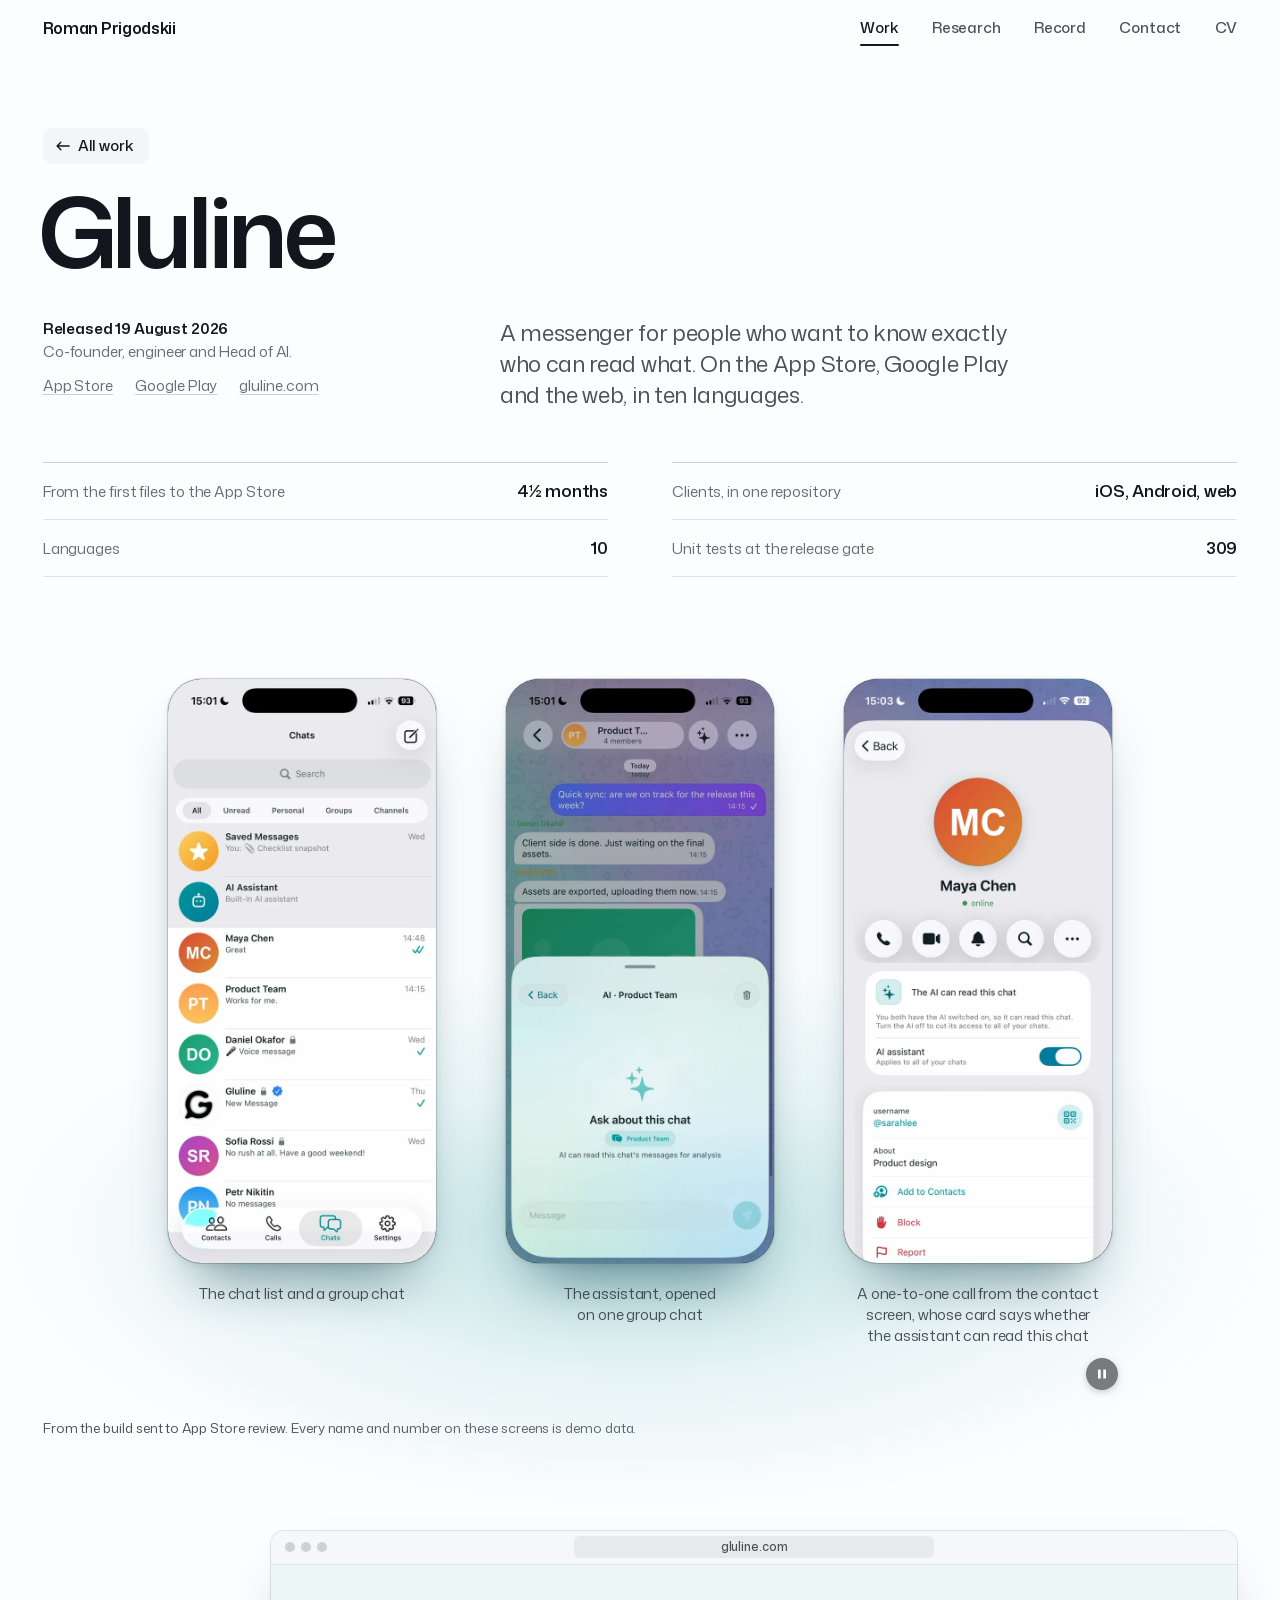
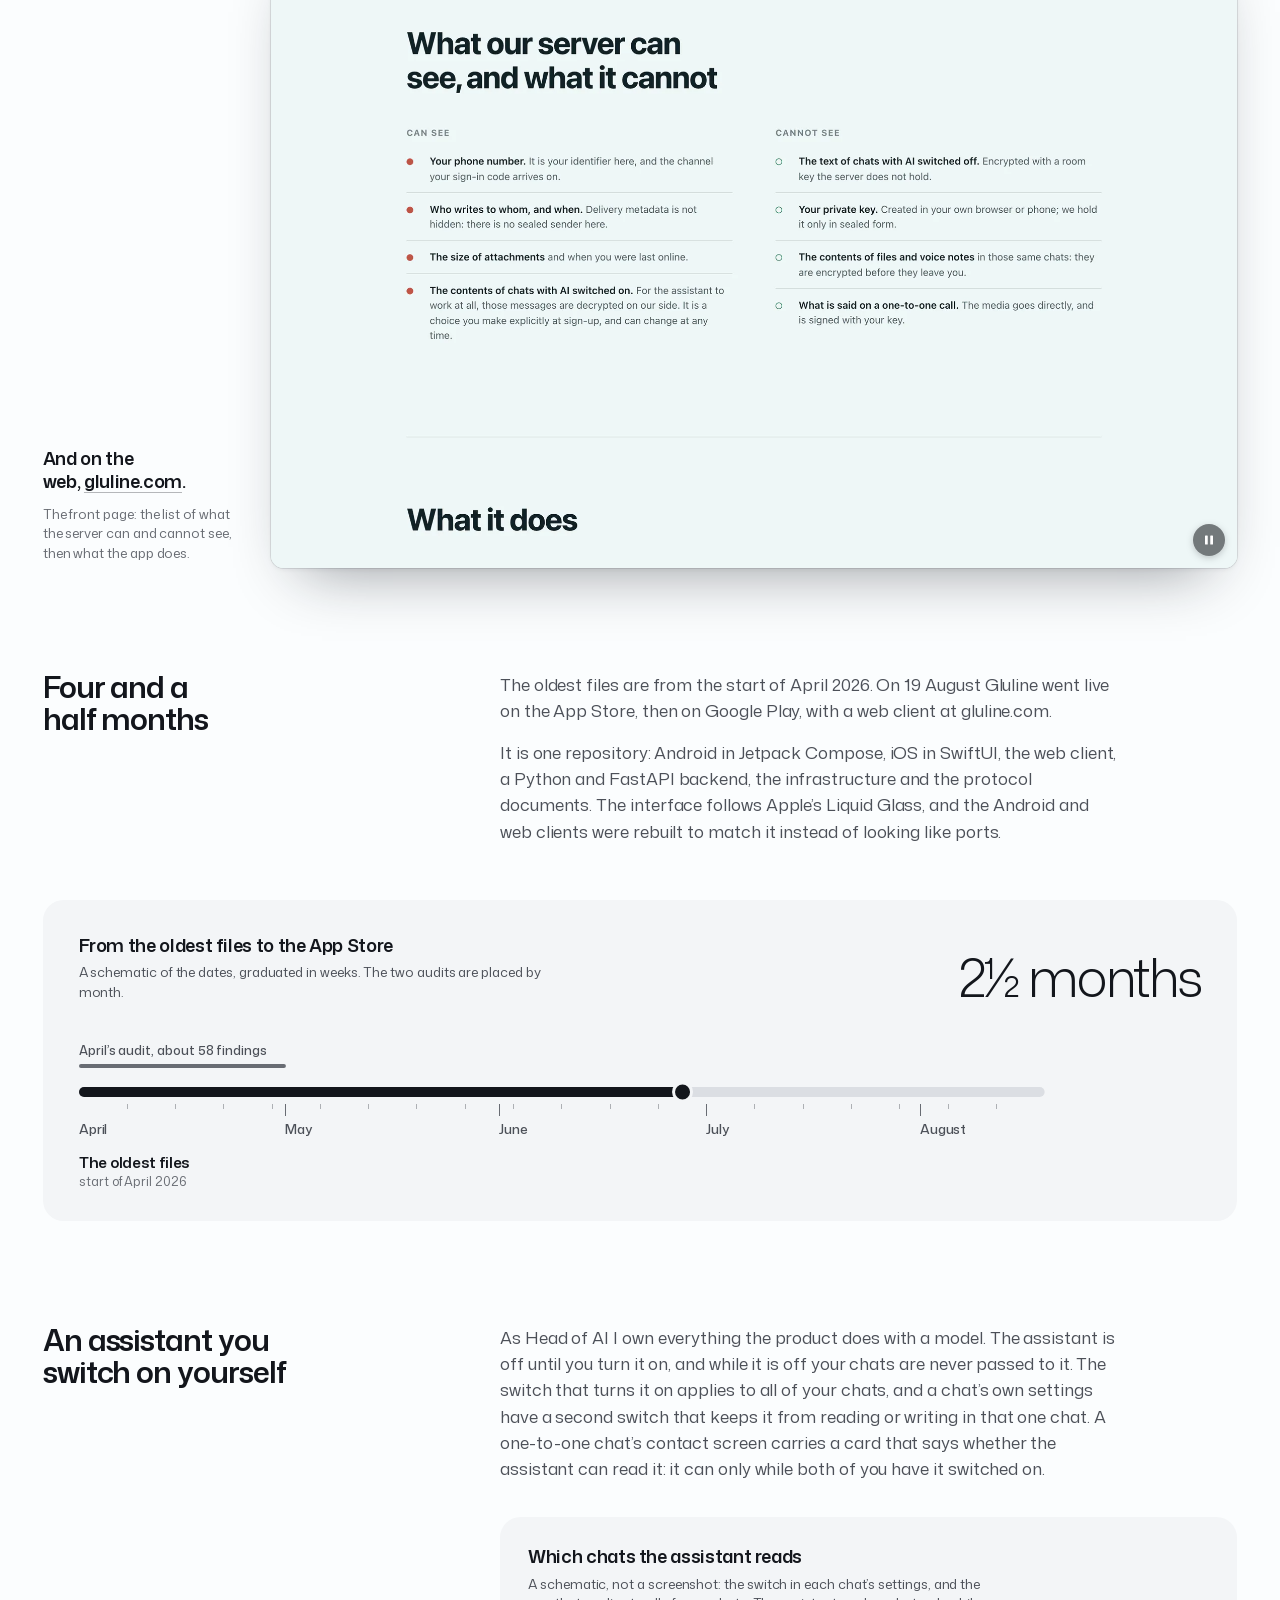
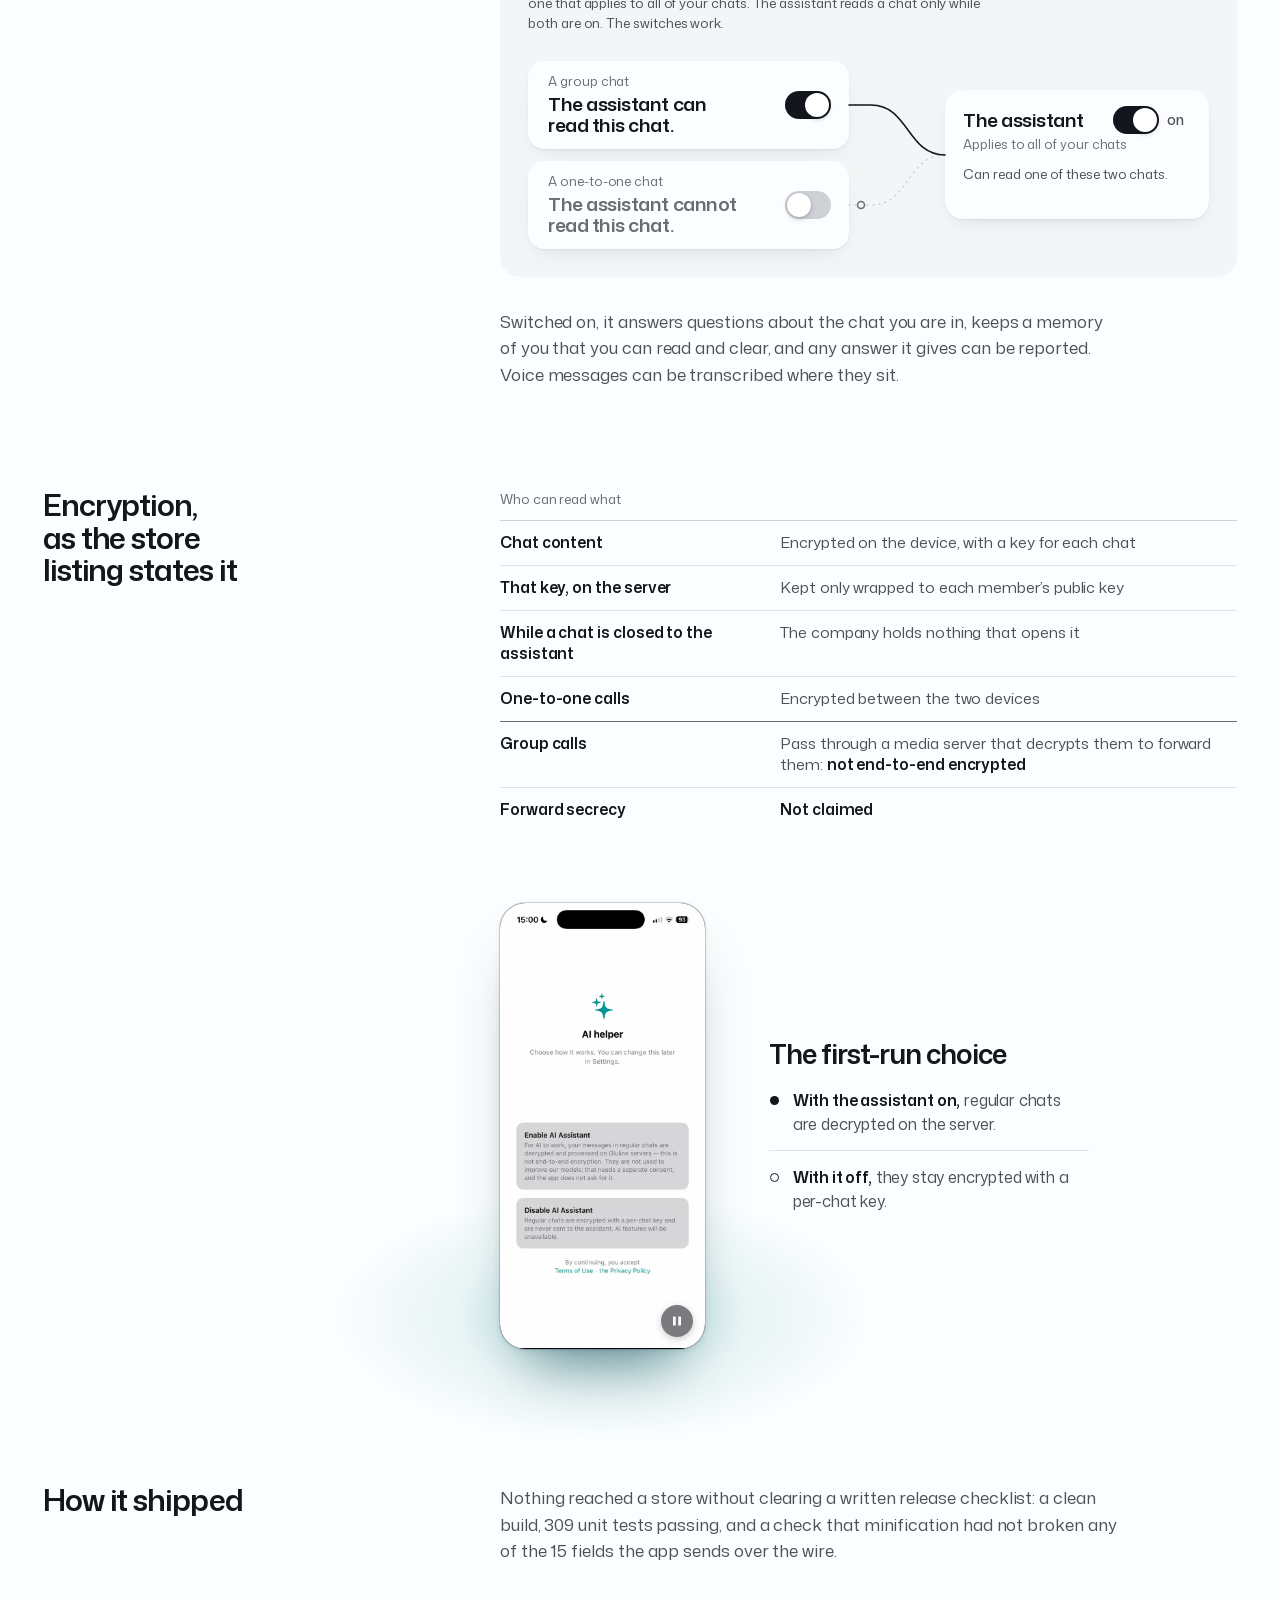
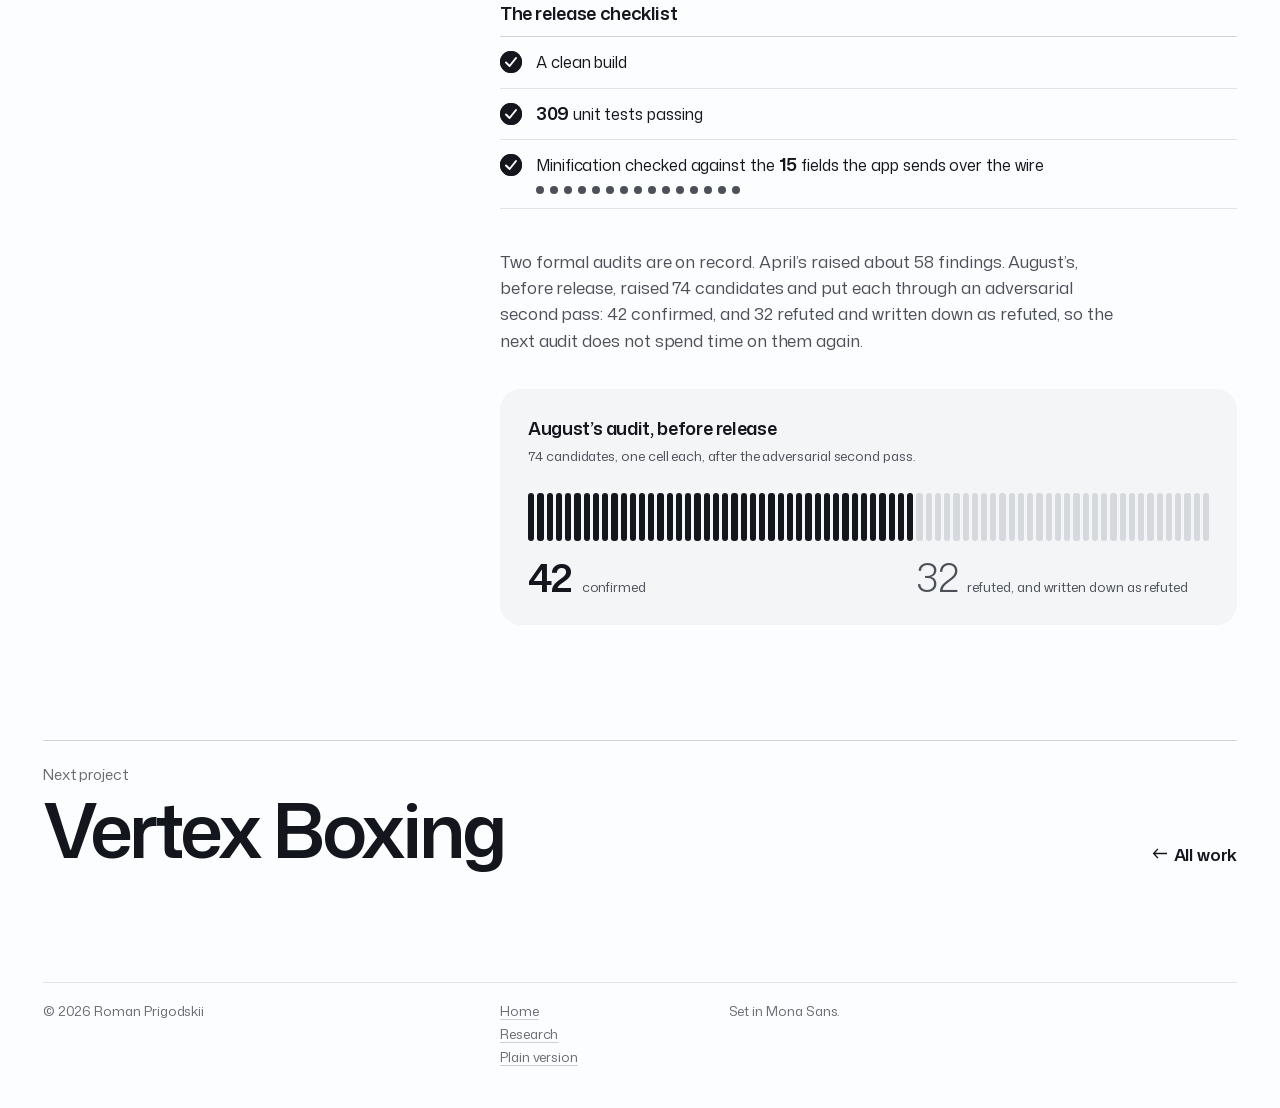
<file: work/gluline/index.html>
<!doctype html>
<html lang="en">
<head>
<meta charset="utf-8">
<meta name="viewport" content="width=device-width, initial-scale=1, viewport-fit=cover">
<title>Gluline, Roman Prigodskii</title>
<meta name="description" content="Gluline: a messenger that says exactly who can read what, on the App Store, Google Play and the web. By Roman Prigodskii, co-founder and Head of AI.">
<meta name="author" content="Roman Prigodskii">
<meta name="theme-color" content="#FBFCFE">
<link rel="canonical" href="https://prigodskii.dev/work/gluline/">
<meta property="og:type" content="article">
<meta property="og:title" content="Gluline, Roman Prigodskii">
<meta property="og:description" content="A messenger for people who want to know exactly who can read what. On the App Store, Google Play and the web, in ten languages.">
<meta property="og:url" content="https://prigodskii.dev/work/gluline/">
<meta property="og:image" content="https://prigodskii.dev/assets/img/og.png">
<meta property="og:image:width" content="1200">
<meta property="og:image:height" content="630">
<meta property="og:image:alt" content="Roman Prigodskii: forecasting models that test how efficient market prices are; co-founder and Head of AI at Gluline. Beside it, vertexmma.com in a browser and the Gluline app on a phone.">
<meta name="twitter:card" content="summary_large_image">
<meta name="twitter:image:alt" content="Roman Prigodskii: forecasting models that test how efficient market prices are; co-founder and Head of AI at Gluline. Beside it, vertexmma.com in a browser and the Gluline app on a phone.">
<link rel="icon" href="../../assets/img/mark.svg" type="image/svg+xml">
<link rel="apple-touch-icon" href="../../assets/img/mark-180.png">
<link rel="preload" href="../../assets/fonts/mona-sans-200-900-normal-latin.woff2" as="font" type="font/woff2" crossorigin>
<link rel="stylesheet" href="../../assets/css/site.css">
<link rel="stylesheet" href="../../assets/css/gluline.css">
<!-- the other pages' stylesheets, fetched at idle so that a first click to one waits for nothing (where prefetch is unsupported, assets/js/vt.js fetches them) -->
<link rel="prefetch" href="../../assets/css/vertex-mma.css">
<link rel="prefetch" href="../../assets/css/vertex-boxing.css">
<link rel="prefetch" href="../../assets/css/zacks-ibkr.css">
<link rel="prefetch" href="../../assets/css/indelible.css">
<link rel="prefetch" href="../../assets/css/clipwell.css">
<link rel="prefetch" href="../../assets/css/alfa-romeo.css">
<link rel="prefetch" href="../../assets/css/research.css">
<script>
  document.documentElement.classList.add("js");
  setTimeout(function () { if (!window.__rp) document.documentElement.classList.remove("js"); }, 2500);
</script>
<script src="../../assets/js/vt.js"></script>
<script src="../../assets/js/site.js" defer></script>
<script src="../../assets/js/figures-gluline.js" defer></script>
<script src="../../assets/js/gluline.js" defer></script>
</head>
<body data-base="../../">
<a class="skip" href="#main">Skip to the case</a>

<header class="bar" data-bar>
  <div class="frame bar-in">
    <a class="bar-name" href="../../">Roman Prigodskii</a>
    <nav class="bar-nav" aria-label="Site">
      <a href="../../#work" aria-current="true">Work</a>
      <a href="../../research/">Research</a>
      <a href="../../#record">Record</a>
      <a href="../../#contact">Contact</a>
      <a href="../../cv.pdf">CV</a>
    </nav>
  </div>
</header>

<main id="main">
<article class="case" aria-labelledby="case-t">
  <header class="case-hero">
    <div class="frame">
      <p class="crumb" data-rv><a class="back" href="../../#gl-h" data-back><svg viewBox="0 0 18 12" aria-hidden="true" focusable="false"><path d="M17 6H2.5M7 1.5 2.5 6 7 10.5"/></svg>All work</a></p>
      <h1 class="case-title" id="case-t"><span data-vt="gluline">Gluline</span></h1>
      <div class="cols case-a">
        <div class="case-kicker" data-rv style="--d:200ms">
          <b>Released 19 August 2026</b>
          Co-founder, engineer and Head of AI.
          <p class="links"><a href="https://apps.apple.com/us/app/gluline-messenger/id6786467294" rel="noopener">App Store</a><a href="https://play.google.com/store/apps/details?id=ae.apri.gluline" rel="noopener">Google Play</a><a href="https://gluline.com" rel="noopener">gluline.com</a></p>
        </div>
        <p class="case-line" data-rv style="--d:260ms">A messenger for people who want to know exactly who can read what. On the App Store, Google Play and the web, in ten languages.</p>
      </div>
      <dl class="cols case-facts" data-rv style="--d:320ms">
        <div><dt>from the first files to the App Store</dt><dd>4½ months</dd></div>
        <div><dt>clients, in one repository</dt><dd>iOS, Android, web</dd></div>
        <div><dt>languages</dt><dd>10</dd></div>
        <div><dt>unit tests at the release gate</dt><dd>309</dd></div>
      </dl>
    </div>
  </header>

  <div class="frame">
    <!-- the lead: the app running on three phones, in a pool of Gluline's teal -->
    <figure class="case-media gl-media">
      <div class="stage gl-stage" data-shot data-play-group data-title="the Gluline recordings">
        <div class="gl-devs" role="region" tabindex="0" aria-label="Gluline on three phones">
          <div class="gl-dev" style="--i:0">
            <div class="phone"><video data-play muted loop playsinline preload="none" poster="../../assets/img/work/gluline-chats.webp" width="600" height="1304" aria-label="Gluline’s chat list on demo data. The Product Team group chat opens, shows its messages, and the view swipes back to the list."><source src="../../assets/video/gluline-chats.mp4" type="video/mp4"></video></div>
            <p class="gl-cap">The chat list and a group chat</p>
          </div>
          <div class="gl-dev" style="--i:1">
            <div class="phone"><video data-play muted loop playsinline preload="none" poster="../../assets/img/work/gluline-ai.webp" width="600" height="1304" aria-label="In a Gluline group chat, the assistant’s Ask about this chat panel opens, expands and closes. It says the AI can read this chat’s messages for analysis."><source src="../../assets/video/gluline-ai.mp4" type="video/mp4"></video></div>
            <p class="gl-cap">The assistant, opened on one group chat</p>
          </div>
          <div class="gl-dev" style="--i:2">
            <div class="phone"><video data-play muted loop playsinline preload="none" poster="../../assets/img/work/gluline-call.webp" width="600" height="1304" aria-label="A Gluline contact screen. Its card says the AI can read this chat because both people have it switched on, above the AI assistant switch, which applies to all of your chats. A voice call starts from it, rings, connects and runs for a few seconds, then the card returns."><source src="../../assets/video/gluline-call.mp4" type="video/mp4"></video></div>
            <p class="gl-cap">A one-to-one call from the contact screen, whose card says whether the assistant can read this chat</p>
          </div>
        </div>
      </div>
      <figcaption class="stage-cap">From the build sent to App Store review. Every name and number on these screens is demo data.</figcaption>
    </figure>

    <!-- the web client, in a window -->
    <figure class="cols gl-web">
      <figcaption class="gl-web-cap">
        <p class="gl-web-k">And on the web, <a href="https://gluline.com" rel="noopener">gluline.com</a>.</p>
        <p class="gl-web-s">The front page: the list of what the server can and cannot see, then what the app does.</p>
      </figcaption>
      <div class="win gl-win" data-shot>
        <div class="win-bar"><span class="win-dots"><i></i><i></i><i></i></span><span class="win-url">gluline.com</span></div>
        <video data-play muted loop playsinline preload="none" poster="../../assets/img/work/gluline-web.webp" width="1920" height="1200" data-title="the gluline.com front page" aria-label="The gluline.com front page scrolls from its list of what the server can and cannot see down to What it does, with messaging, calls, files and voice, and Glu, the assistant, and back."><source src="../../assets/video/gluline-web.mp4" type="video/mp4"></video>
      </div>
    </figure>

    <section class="cols chapter" aria-labelledby="c1">
      <h2 class="chapter-h" id="c1">Four and a half months</h2>
      <div class="chapter-b prose">
        <p>The oldest files are from the start of April 2026. On 19 August Gluline went live on the App Store, then on Google Play, with a web client at gluline.com.</p>
        <p>It is one repository: Android in Jetpack Compose, iOS in SwiftUI, the web client, a Python and FastAPI backend, the infrastructure and the protocol documents. The interface follows Apple&rsquo;s Liquid Glass, and the Android and web clients were rebuilt to match it instead of looking like ports.</p>
      </div>
    </section>

    <figure class="plate gl-ruler" data-gr data-watch aria-labelledby="gr-k">
      <figcaption class="gl-ruler-h">
        <div>
          <p class="fig-k" id="gr-k">From the oldest files to the App Store</p>
          <p class="fig-s">A schematic of the dates, graduated in weeks. The two audits are placed by month.</p>
        </div>
        <p class="gr-read" aria-hidden="true" data-gr-read>4½ months</p>
      </figcaption>
      <div class="fl-wide"><!--@glRulerWide--><svg class="gr-svg" width="100%" height="156" overflow="visible" role="img" aria-labelledby="gr-t-w gr-d-w" data-xe="0.86" data-days="140"><title id="gr-t-w">From the oldest files to the App Store, a schematic of the dates</title><desc id="gr-d-w">A timeline from the start of April 2026, where the oldest files date from, to 19 August 2026, when Gluline went live on the App Store: four and a half months, graduated in weeks. An audit in April raised about 58 findings; an audit in August, before release, raised 74 candidates. Google Play followed the App Store.</desc><g class="gr-au" data-gr-au data-d="0" style="--i:0"><rect class="gr-au-b" x="0%" width="18.429%" y="30" height="4" rx="2"/><text class="gr-au-t" x="0%" y="21">April’s audit, about 58 findings</text></g><g class="gr-au" data-gr-au data-d="122" style="--i:1"><rect class="gr-au-b" x="74.943%" width="11.057%" y="30" height="4" rx="2"/><text class="gr-au-t" x="86%" y="21" text-anchor="end">August’s audit, 74 candidates</text></g><g class="gr-ticks"><line class="gr-t gr-w" x1="4.3%" x2="4.3%" y1="70" y2="75" style="--i:0"/><line class="gr-t gr-w" x1="8.6%" x2="8.6%" y1="70" y2="75" style="--i:1"/><line class="gr-t gr-w" x1="12.9%" x2="12.9%" y1="70" y2="75" style="--i:2"/><line class="gr-t gr-w" x1="17.2%" x2="17.2%" y1="70" y2="75" style="--i:3"/><line class="gr-t gr-m" x1="18.429%" x2="18.429%" y1="70" y2="82" style="--i:4"/><line class="gr-t gr-w" x1="21.5%" x2="21.5%" y1="70" y2="75" style="--i:5"/><line class="gr-t gr-w" x1="25.8%" x2="25.8%" y1="70" y2="75" style="--i:6"/><line class="gr-t gr-w" x1="30.1%" x2="30.1%" y1="70" y2="75" style="--i:7"/><line class="gr-t gr-w" x1="34.4%" x2="34.4%" y1="70" y2="75" style="--i:8"/><line class="gr-t gr-m" x1="37.471%" x2="37.471%" y1="70" y2="82" style="--i:9"/><line class="gr-t gr-w" x1="38.7%" x2="38.7%" y1="70" y2="75" style="--i:10"/><line class="gr-t gr-w" x1="43%" x2="43%" y1="70" y2="75" style="--i:11"/><line class="gr-t gr-w" x1="47.3%" x2="47.3%" y1="70" y2="75" style="--i:12"/><line class="gr-t gr-w" x1="51.6%" x2="51.6%" y1="70" y2="75" style="--i:13"/><line class="gr-t gr-m" x1="55.9%" x2="55.9%" y1="70" y2="82" style="--i:14"/><line class="gr-t gr-w" x1="60.2%" x2="60.2%" y1="70" y2="75" style="--i:15"/><line class="gr-t gr-w" x1="64.5%" x2="64.5%" y1="70" y2="75" style="--i:16"/><line class="gr-t gr-w" x1="68.8%" x2="68.8%" y1="70" y2="75" style="--i:17"/><line class="gr-t gr-w" x1="73.1%" x2="73.1%" y1="70" y2="75" style="--i:18"/><line class="gr-t gr-m" x1="74.943%" x2="74.943%" y1="70" y2="82" style="--i:19"/><line class="gr-t gr-w" x1="77.4%" x2="77.4%" y1="70" y2="75" style="--i:20"/><line class="gr-t gr-w" x1="81.7%" x2="81.7%" y1="70" y2="75" style="--i:21"/></g><text class="gr-mo" x="0%" y="100">April</text><text class="gr-mo" x="18.429%" y="100" dx="-0.5">May</text><text class="gr-mo" x="37.471%" y="100" dx="-0.5">June</text><text class="gr-mo" x="55.9%" y="100" dx="-0.5">July</text><text class="gr-mo" x="74.943%" y="100" dx="-0.5">August</text><rect class="gr-bed" x="0" y="53" width="86%" height="10" rx="5"/><line class="gr-dots" x1="86%" x2="100%" y1="58" y2="58" data-gr-dots/><rect class="gr-fill" x="0" y="53" width="86%" height="10" rx="5" data-gr-fill/><circle class="gr-knob" cx="86%" cy="58" r="9" data-gr-knob/><text class="gr-lab" x="0%" y="134">The oldest files</text><text class="gr-sub" x="0%" y="152">start of April 2026</text><g class="gr-endl" data-gr-endl><text class="gr-lab" x="86%" y="134" text-anchor="end">19 August 2026</text><text class="gr-sub" x="86%" y="152" text-anchor="end">live on the App Store</text><text class="gr-sub is-then" x="100%" y="44" text-anchor="end">then Google Play</text></g></svg><!--/@glRulerWide--></div>
      <div class="fl-narrow"><!--@glRulerNarrow--><svg class="gr-svg" width="100%" height="166" overflow="visible" role="img" aria-labelledby="gr-t-n gr-d-n" data-xe="0.78" data-days="140"><title id="gr-t-n">From the oldest files to the App Store, a schematic of the dates</title><desc id="gr-d-n">A timeline from the start of April 2026, where the oldest files date from, to 19 August 2026, when Gluline went live on the App Store: four and a half months, graduated in weeks. An audit in April raised about 58 findings; an audit in August, before release, raised 74 candidates. Google Play followed the App Store.</desc><g class="gr-au" data-gr-au data-d="0" style="--i:0"><rect class="gr-au-b" x="0%" width="16.714%" y="22" height="4" rx="2"/><text class="gr-au-t" x="0%" y="13">April’s audit, about 58 findings</text></g><g class="gr-au" data-gr-au data-d="122" style="--i:1"><rect class="gr-au-b" x="67.971%" width="10.029%" y="48" height="4" rx="2"/><text class="gr-au-t" x="78%" y="39" text-anchor="end">August’s audit, 74 candidates</text></g><g class="gr-ticks"><line class="gr-t gr-w" x1="3.9%" x2="3.9%" y1="86" y2="91" style="--i:0"/><line class="gr-t gr-w" x1="7.8%" x2="7.8%" y1="86" y2="91" style="--i:1"/><line class="gr-t gr-w" x1="11.7%" x2="11.7%" y1="86" y2="91" style="--i:2"/><line class="gr-t gr-w" x1="15.6%" x2="15.6%" y1="86" y2="91" style="--i:3"/><line class="gr-t gr-m" x1="16.714%" x2="16.714%" y1="86" y2="98" style="--i:4"/><line class="gr-t gr-w" x1="19.5%" x2="19.5%" y1="86" y2="91" style="--i:5"/><line class="gr-t gr-w" x1="23.4%" x2="23.4%" y1="86" y2="91" style="--i:6"/><line class="gr-t gr-w" x1="27.3%" x2="27.3%" y1="86" y2="91" style="--i:7"/><line class="gr-t gr-w" x1="31.2%" x2="31.2%" y1="86" y2="91" style="--i:8"/><line class="gr-t gr-m" x1="33.986%" x2="33.986%" y1="86" y2="98" style="--i:9"/><line class="gr-t gr-w" x1="35.1%" x2="35.1%" y1="86" y2="91" style="--i:10"/><line class="gr-t gr-w" x1="39%" x2="39%" y1="86" y2="91" style="--i:11"/><line class="gr-t gr-w" x1="42.9%" x2="42.9%" y1="86" y2="91" style="--i:12"/><line class="gr-t gr-w" x1="46.8%" x2="46.8%" y1="86" y2="91" style="--i:13"/><line class="gr-t gr-m" x1="50.7%" x2="50.7%" y1="86" y2="98" style="--i:14"/><line class="gr-t gr-w" x1="54.6%" x2="54.6%" y1="86" y2="91" style="--i:15"/><line class="gr-t gr-w" x1="58.5%" x2="58.5%" y1="86" y2="91" style="--i:16"/><line class="gr-t gr-w" x1="62.4%" x2="62.4%" y1="86" y2="91" style="--i:17"/><line class="gr-t gr-w" x1="66.3%" x2="66.3%" y1="86" y2="91" style="--i:18"/><line class="gr-t gr-m" x1="67.971%" x2="67.971%" y1="86" y2="98" style="--i:19"/><line class="gr-t gr-w" x1="70.2%" x2="70.2%" y1="86" y2="91" style="--i:20"/><line class="gr-t gr-w" x1="74.1%" x2="74.1%" y1="86" y2="91" style="--i:21"/></g><text class="gr-mo" x="8.357%" y="112" text-anchor="middle">Apr</text><text class="gr-mo" x="25.35%" y="112" text-anchor="middle">May</text><text class="gr-mo" x="42.343%" y="112" text-anchor="middle">Jun</text><text class="gr-mo" x="59.336%" y="112" text-anchor="middle">Jul</text><text class="gr-mo" x="72.986%" y="112" text-anchor="middle">Aug</text><rect class="gr-bed" x="0" y="69" width="78%" height="10" rx="5"/><line class="gr-dots" x1="78%" x2="100%" y1="74" y2="74" data-gr-dots/><rect class="gr-fill" x="0" y="69" width="78%" height="10" rx="5" data-gr-fill/><circle class="gr-knob" cx="78%" cy="74" r="9" data-gr-knob/><text class="gr-lab" x="0%" y="144">The oldest files</text><text class="gr-sub" x="0%" y="162">start of April 2026</text><g class="gr-endl" data-gr-endl><text class="gr-lab" x="100%" y="144" text-anchor="end">19 August 2026</text><text class="gr-sub" x="100%" y="162" text-anchor="end">the App Store, then Google Play</text></g></svg><!--/@glRulerNarrow--></div>
    </figure>

    <section class="cols chapter" aria-labelledby="c2">
      <h2 class="chapter-h" id="c2">An assistant you switch on yourself</h2>
      <div class="chapter-b">
        <p>As Head of AI I own everything the product does with a model. The assistant is off until you turn it on, and while it is off your chats are never passed to it. The switch that turns it on applies to all of your chats, and a chat&rsquo;s own settings have a second switch that keeps it from reading or writing in that one chat. A one-to-one chat&rsquo;s contact screen carries a card that says whether the assistant can read it: it can only while both of you have it switched on.</p>

        <figure class="plate gl-sw is-all a-read" data-sw data-watch data-loop aria-labelledby="sw-k">
          <figcaption>
            <p class="fig-k" id="sw-k">Which chats the assistant reads</p>
            <p class="fig-s">A schematic, not a screenshot: the switch in each chat&rsquo;s settings, and the one that applies to all of your chats. The assistant reads a chat only while both are on.<span class="gl-js"> The switches work.</span></p>
          </figcaption>
          <div class="gl-sw-body">
            <ul class="gl-cards">
              <li class="gl-card is-read" data-chat="a">
                <span class="gl-card-x">
                  <span class="gl-card-n">A group chat</span>
                  <span class="gl-card-t"><span class="t-on">The assistant can read this chat.</span><span class="t-off">The assistant cannot read this chat.</span></span>
                </span>
                <button class="sw" type="button" role="switch" aria-checked="true" aria-label="The assistant, in a group chat" disabled><i></i></button>
              </li>
              <li class="gl-card" data-chat="b">
                <span class="gl-card-x">
                  <span class="gl-card-n">A one-to-one chat</span>
                  <span class="gl-card-t"><span class="t-on">The assistant can read this chat.</span><span class="t-off">The assistant cannot read this chat.</span></span>
                </span>
                <button class="sw" type="button" role="switch" aria-checked="false" aria-label="The assistant, in a one-to-one chat" disabled><i></i></button>
              </li>
            </ul>
            <div class="gl-wires" aria-hidden="true">
              <svg class="ww" width="96" height="188" viewBox="0 0 96 188" overflow="visible" focusable="false">
                <path class="bed" d="M0 44 H22 C60 44 58 94 96 94"/>
                <path class="bed" d="M0 144 H22 C60 144 58 94 96 94"/>
                <path class="wire wire-a" d="M0 44 H22 C60 44 58 94 96 94"/>
                <path class="wire wire-b" d="M0 144 H22 C60 144 58 94 96 94"/>
                <circle class="term term-a" cx="12" cy="44" r="3.5"/>
                <circle class="term term-b" cx="12" cy="144" r="3.5"/>
                <circle class="flow flow-a" r="3"/>
                <circle class="flow flow-b" r="3"/>
              </svg>
              <svg class="wn" width="36" height="188" viewBox="0 0 36 188" overflow="visible" focusable="false">
                <path class="bed" d="M0 44 H18 V210"/>
                <path class="bed" d="M0 144 H18 V210"/>
                <path class="wire wire-a" d="M0 44 H18 V210"/>
                <path class="wire wire-b" d="M0 144 H18 V210"/>
                <circle class="term term-a" cx="7" cy="44" r="3.5"/>
                <circle class="term term-b" cx="7" cy="144" r="3.5"/>
              </svg>
            </div>
            <div class="gl-node">
              <div class="gl-node-h">
                <b>The assistant</b>
                <span class="gl-node-sw"><button class="sw" type="button" role="switch" aria-checked="true" aria-label="The assistant, for all of your chats" data-sw-all disabled><i></i></button><span class="gl-node-v" data-sw-all-v>on</span></span>
              </div>
              <p class="gl-node-s">Applies to all of your chats</p>
              <p class="gl-node-r" data-sw-read aria-live="polite">Can read one of these two chats.</p>
            </div>
          </div>
        </figure>

        <p>Switched on, it answers questions about the chat you are in, keeps a memory of you that you can read and clear, and any answer it gives can be reported. Voice messages can be transcribed where they sit.</p>
      </div>
    </section>

    <section class="cols chapter" aria-labelledby="c3">
      <h2 class="chapter-h" id="c3">Encryption, as the store listing states it</h2>
      <div class="chapter-b">
        <table class="who gl-who" data-watch>
          <caption>Who can read what</caption>
          <tbody>
            <tr style="--r:0"><th scope="row">Chat content</th><td>Encrypted on the device, with a key for each chat</td></tr>
            <tr style="--r:1"><th scope="row">That key, on the server</th><td>Kept only wrapped to each member&rsquo;s public key</td></tr>
            <tr style="--r:2"><th scope="row">While a chat is closed to the assistant</th><td>The company holds nothing that opens it</td></tr>
            <tr style="--r:3"><th scope="row">One-to-one calls</th><td>Encrypted between the two devices</td></tr>
          </tbody>
          <tbody class="is-not">
            <tr style="--r:4"><th scope="row">Group calls</th><td>Pass through a media server that decrypts them to forward them: <b>not end-to-end encrypted</b></td></tr>
            <tr style="--r:5"><th scope="row">Forward secrecy</th><td><b>Not claimed</b></td></tr>
          </tbody>
        </table>

        <figure class="stage gl-first" data-shot aria-labelledby="fr-k">
          <div class="phone"><video data-play muted loop playsinline preload="none" poster="../../assets/img/work/gluline-consent.webp" width="600" height="1304" aria-label="Gluline’s first-run AI helper screen. Enable says messages in regular chats are decrypted on Gluline servers and that this is not end-to-end encryption. Disable says regular chats stay encrypted with a per-chat key and never reach the assistant."><source src="../../assets/video/gluline-consent.mp4" type="video/mp4"></video></div>
          <figcaption class="gl-first-t">
            <p class="fig-k" id="fr-k">The first-run choice</p>
            <p class="gl-first-c is-on"><b>With the assistant on,</b> regular chats are decrypted on the server.</p>
            <p class="gl-first-c is-off"><b>With it off,</b> they stay encrypted with a per-chat key.</p>
          </figcaption>
        </figure>
      </div>
    </section>

    <section class="cols chapter" aria-labelledby="c4">
      <h2 class="chapter-h" id="c4">How it shipped</h2>
      <div class="chapter-b">
        <p>Nothing reached a store without clearing a written release checklist: a clean build, 309 unit tests passing, and a check that minification had not broken any of the 15 fields the app sends over the wire.</p>

        <div class="gl-gate" data-gate data-watch>
          <p class="fig-k">The release checklist</p>
          <ul>
            <li style="--r:0"><span class="bx" aria-hidden="true"><svg viewBox="0 0 18 18" focusable="false"><path d="M4 9.5 L7.6 13 L14 5"/></svg></span><span class="gl-gate-t">A clean build</span></li>
            <li style="--r:1"><span class="bx" aria-hidden="true"><svg viewBox="0 0 18 18" focusable="false"><path d="M4 9.5 L7.6 13 L14 5"/></svg></span><span class="gl-gate-t"><b class="gl-n">309</b> unit tests passing</span></li>
            <li style="--r:2"><span class="bx" aria-hidden="true"><svg viewBox="0 0 18 18" focusable="false"><path d="M4 9.5 L7.6 13 L14 5"/></svg></span><span class="gl-gate-t">Minification checked against the <b class="gl-n">15</b> fields the app sends over the wire</span><span class="gl-fields" aria-hidden="true"><!--@glFields--><i style="--i:0"></i><i style="--i:1"></i><i style="--i:2"></i><i style="--i:3"></i><i style="--i:4"></i><i style="--i:5"></i><i style="--i:6"></i><i style="--i:7"></i><i style="--i:8"></i><i style="--i:9"></i><i style="--i:10"></i><i style="--i:11"></i><i style="--i:12"></i><i style="--i:13"></i><i style="--i:14"></i><!--/@glFields--></span></li>
          </ul>
        </div>

        <p>Two formal audits are on record. April&rsquo;s raised about 58 findings. August&rsquo;s, before release, raised 74 candidates and put each through an adversarial second pass: 42 confirmed, and 32 refuted and written down as refuted, so the next audit does not spend time on them again.</p>

        <figure class="plate gl-au" data-watch aria-labelledby="au-k">
          <figcaption>
            <p class="fig-k" id="au-k">August&rsquo;s audit, before release</p>
            <p class="fig-s">74 candidates, one cell each, after the adversarial second pass.</p>
          </figcaption>
          <div class="gl-au-g">
            <div class="gl-au-cells" role="img" aria-label="74 candidates: 42 confirmed, 32 refuted"><!--@glAuditCells--><i class="is-y" style="--i:0"></i><i class="is-y" style="--i:1"></i><i class="is-y" style="--i:2"></i><i class="is-y" style="--i:3"></i><i class="is-y" style="--i:4"></i><i class="is-y" style="--i:5"></i><i class="is-y" style="--i:6"></i><i class="is-y" style="--i:7"></i><i class="is-y" style="--i:8"></i><i class="is-y" style="--i:9"></i><i class="is-y" style="--i:10"></i><i class="is-y" style="--i:11"></i><i class="is-y" style="--i:12"></i><i class="is-y" style="--i:13"></i><i class="is-y" style="--i:14"></i><i class="is-y" style="--i:15"></i><i class="is-y" style="--i:16"></i><i class="is-y" style="--i:17"></i><i class="is-y" style="--i:18"></i><i class="is-y" style="--i:19"></i><i class="is-y" style="--i:20"></i><i class="is-y" style="--i:21"></i><i class="is-y" style="--i:22"></i><i class="is-y" style="--i:23"></i><i class="is-y" style="--i:24"></i><i class="is-y" style="--i:25"></i><i class="is-y" style="--i:26"></i><i class="is-y" style="--i:27"></i><i class="is-y" style="--i:28"></i><i class="is-y" style="--i:29"></i><i class="is-y" style="--i:30"></i><i class="is-y" style="--i:31"></i><i class="is-y" style="--i:32"></i><i class="is-y" style="--i:33"></i><i class="is-y" style="--i:34"></i><i class="is-y" style="--i:35"></i><i class="is-y" style="--i:36"></i><i class="is-y" style="--i:37"></i><i class="is-y" style="--i:38"></i><i class="is-y" style="--i:39"></i><i class="is-y" style="--i:40"></i><i class="is-y" style="--i:41"></i><i class="is-n" style="--i:42"></i><i class="is-n" style="--i:43"></i><i class="is-n" style="--i:44"></i><i class="is-n" style="--i:45"></i><i class="is-n" style="--i:46"></i><i class="is-n" style="--i:47"></i><i class="is-n" style="--i:48"></i><i class="is-n" style="--i:49"></i><i class="is-n" style="--i:50"></i><i class="is-n" style="--i:51"></i><i class="is-n" style="--i:52"></i><i class="is-n" style="--i:53"></i><i class="is-n" style="--i:54"></i><i class="is-n" style="--i:55"></i><i class="is-n" style="--i:56"></i><i class="is-n" style="--i:57"></i><i class="is-n" style="--i:58"></i><i class="is-n" style="--i:59"></i><i class="is-n" style="--i:60"></i><i class="is-n" style="--i:61"></i><i class="is-n" style="--i:62"></i><i class="is-n" style="--i:63"></i><i class="is-n" style="--i:64"></i><i class="is-n" style="--i:65"></i><i class="is-n" style="--i:66"></i><i class="is-n" style="--i:67"></i><i class="is-n" style="--i:68"></i><i class="is-n" style="--i:69"></i><i class="is-n" style="--i:70"></i><i class="is-n" style="--i:71"></i><i class="is-n" style="--i:72"></i><i class="is-n" style="--i:73"></i><!--/@glAuditCells--><i class="gl-au-pass" aria-hidden="true"></i></div>
            <p class="gl-au-y"><b>42</b> <span>confirmed</span></p>
            <p class="gl-au-n"><b>32</b> <span>refuted, and written down as refuted</span></p>
          </div>
        </figure>
      </div>
    </section>

    <nav class="cols next-row next" aria-label="Next project">
      <div>
        <p class="next-k">Next project</p>
        <a class="next-a" href="../vertex-boxing/"><span data-vt="vertex-boxing">Vertex Boxing</span></a>
      </div>
      <p><a class="go is-back" href="../../#gl-h" data-back>All work</a></p>
    </nav>
  </div>
</article>
</main>

<footer class="foot">
  <div class="frame foot-in">
    <p>&copy; 2026 Roman Prigodskii</p>
    <p class="foot-links"><a href="../../">Home</a><a href="../../research/">Research</a><a href="../../plain/">Plain version</a></p>
    <p>Set in Mona Sans.</p>
  </div>
</footer>
</body>
</html>
</file>
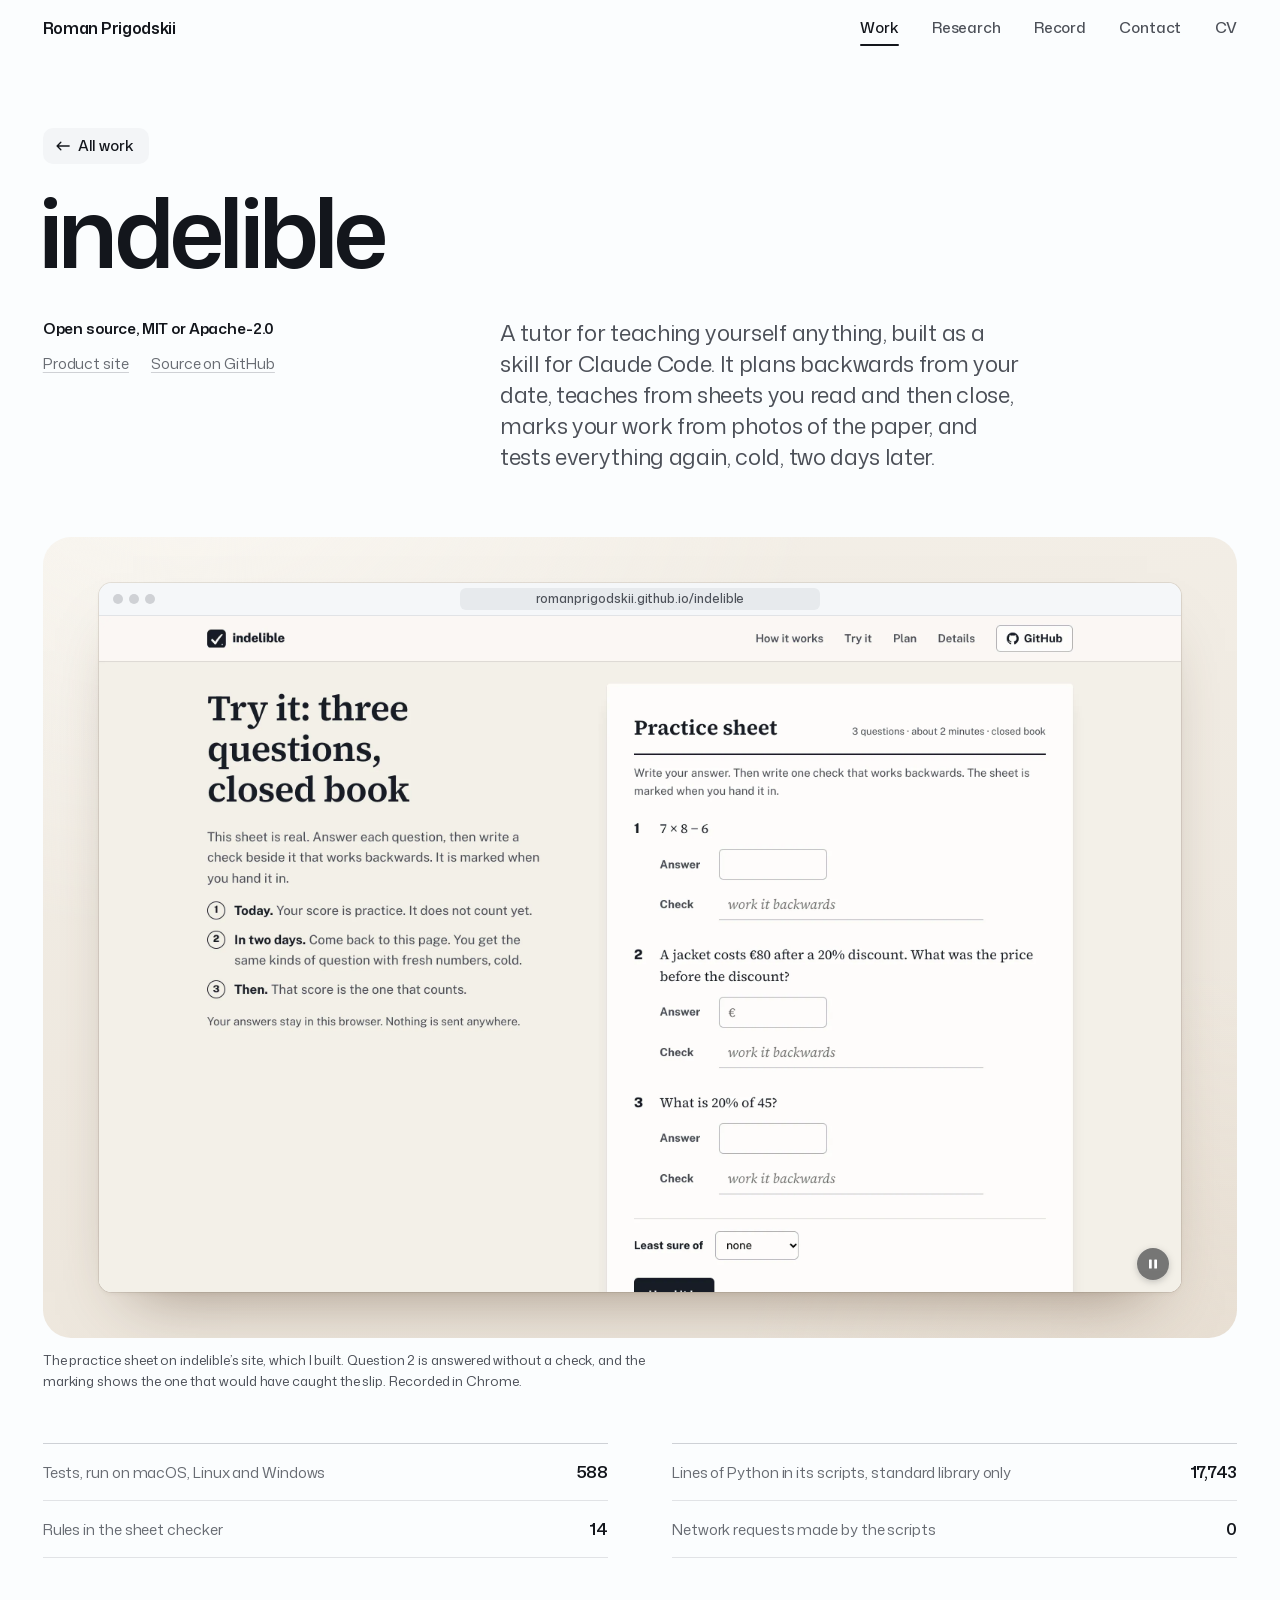
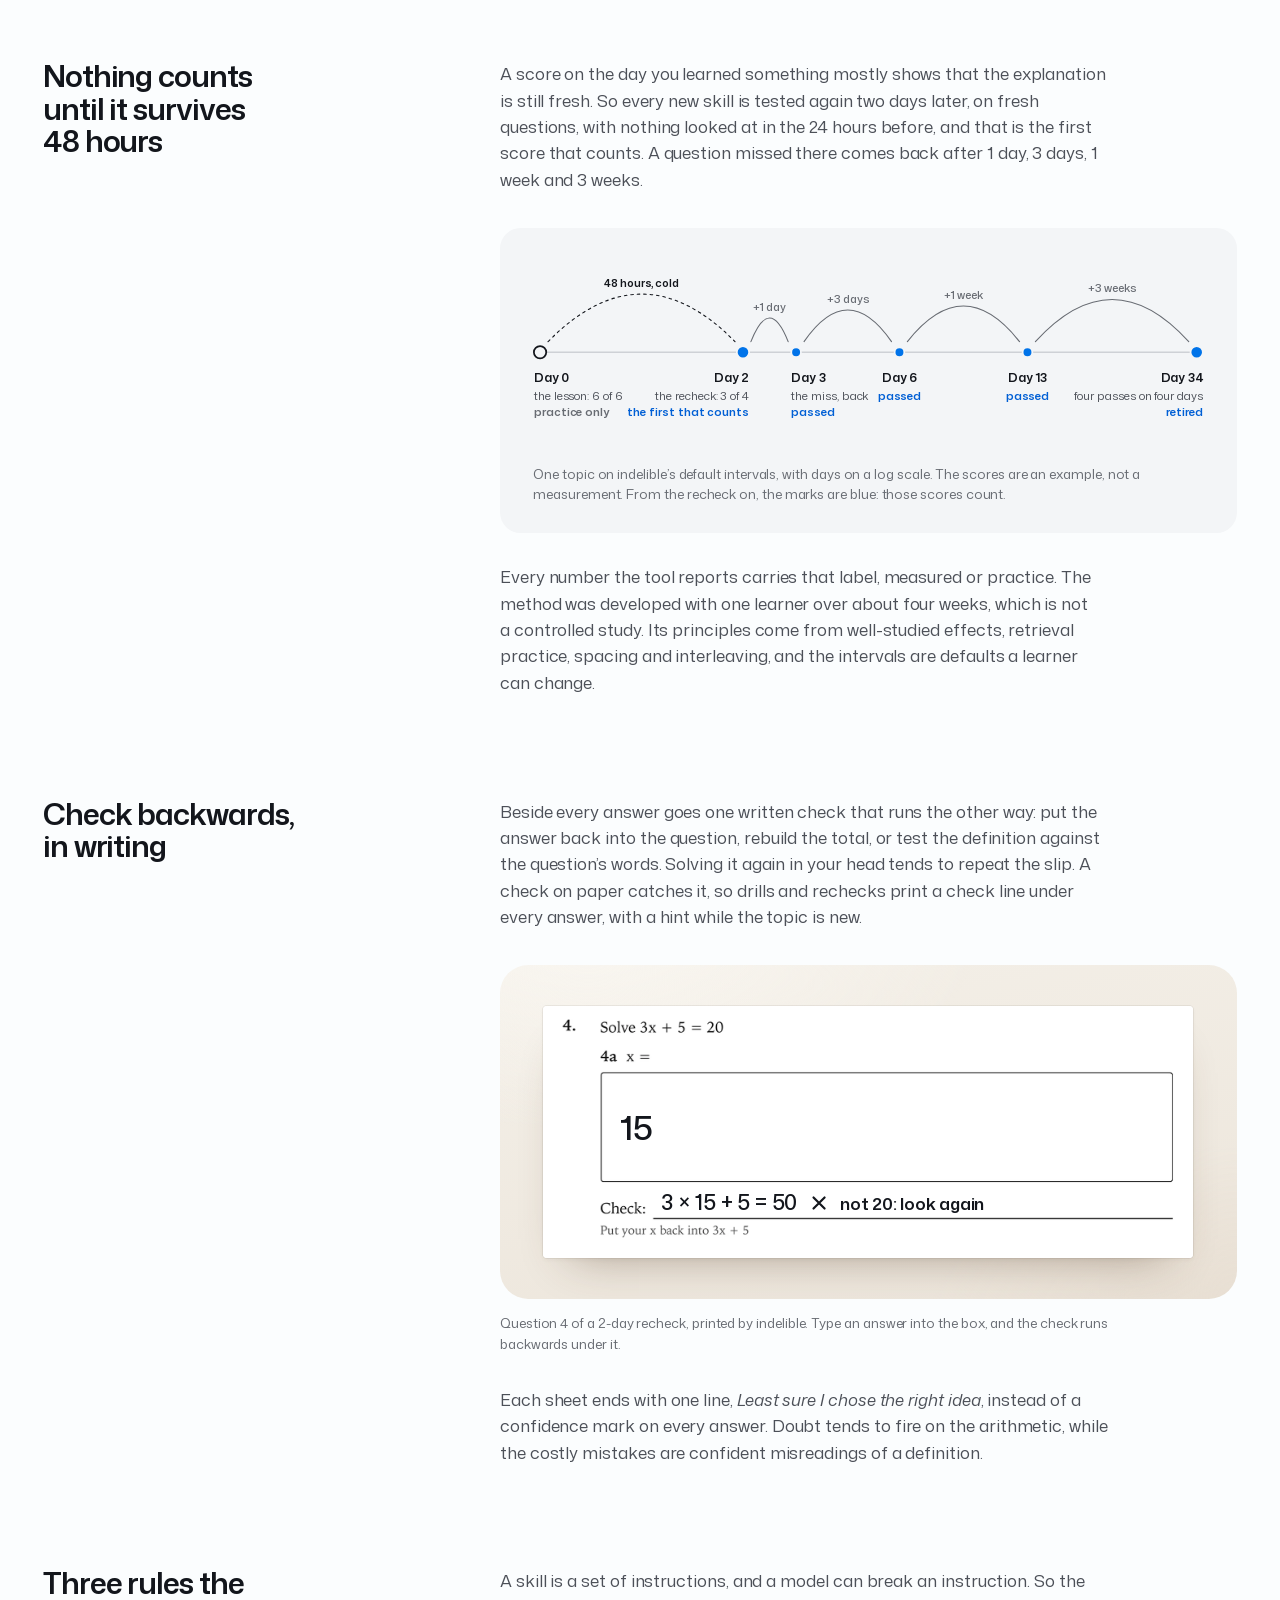
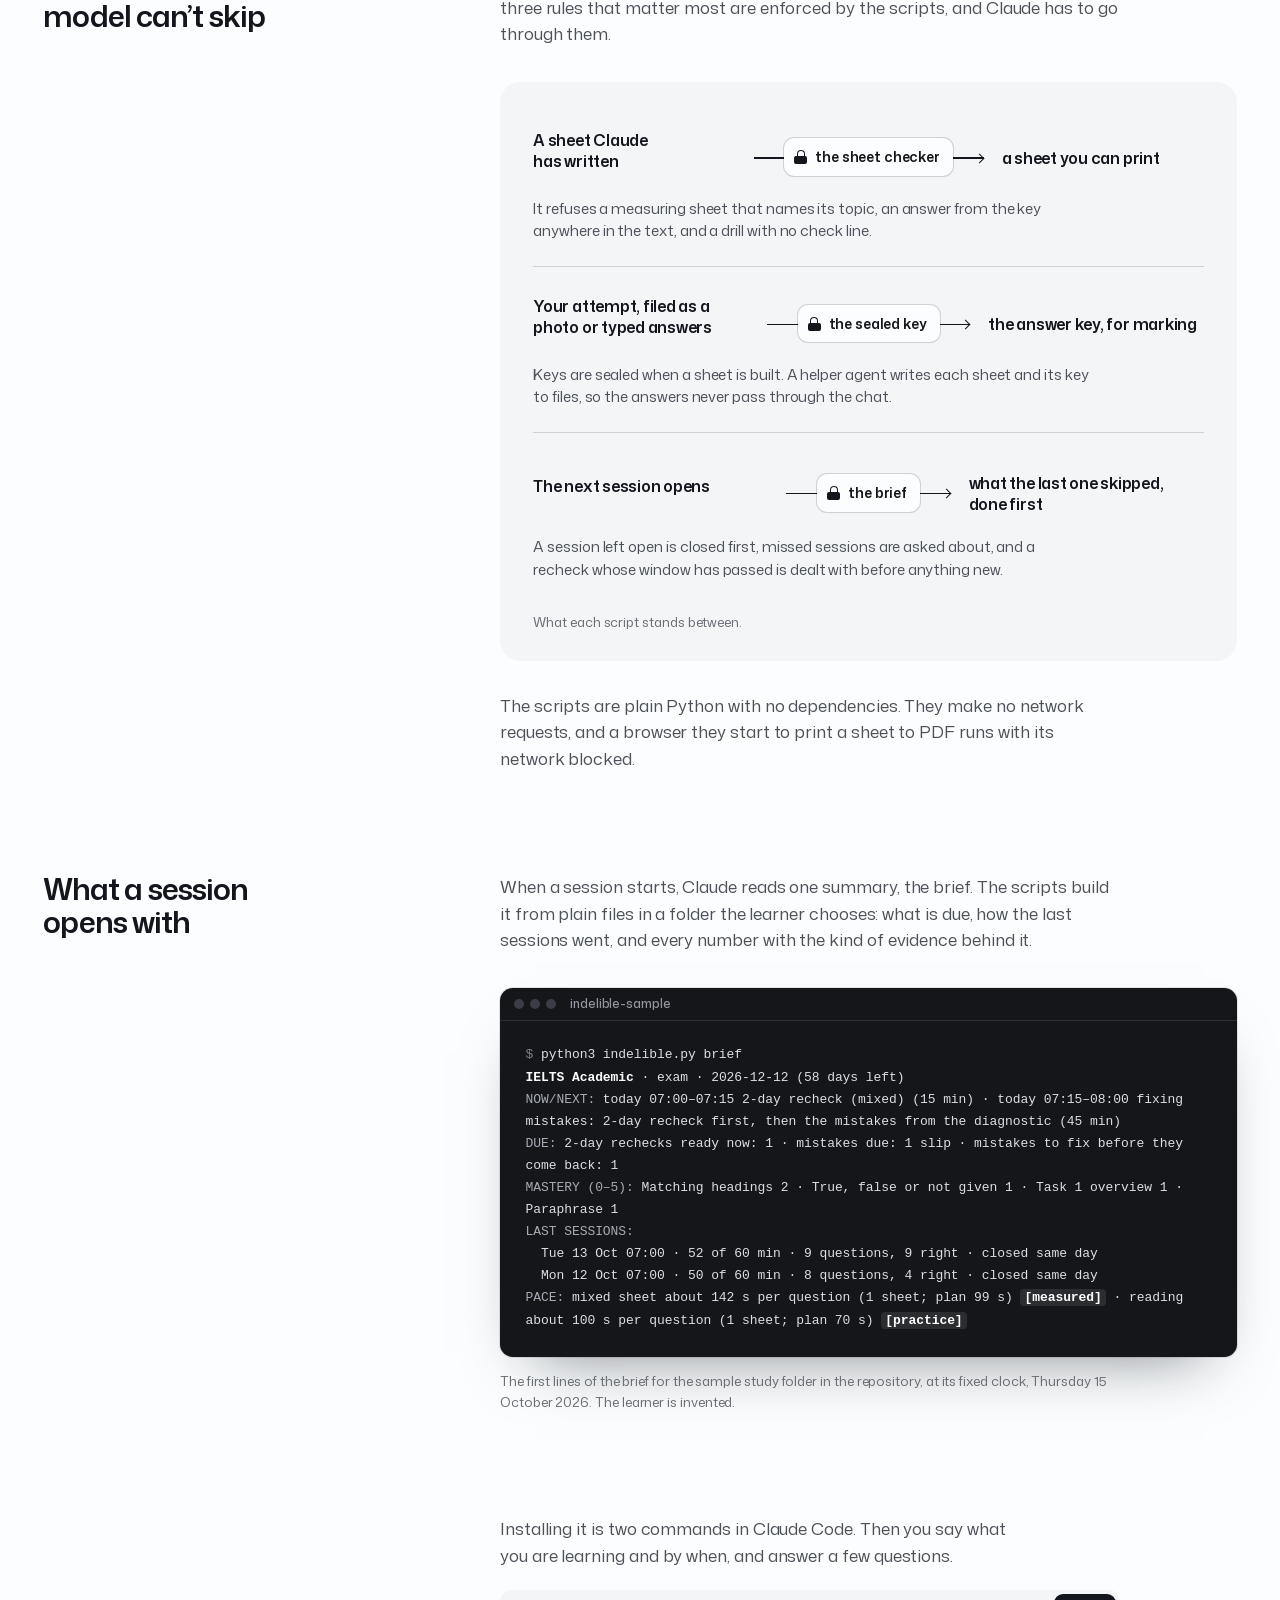
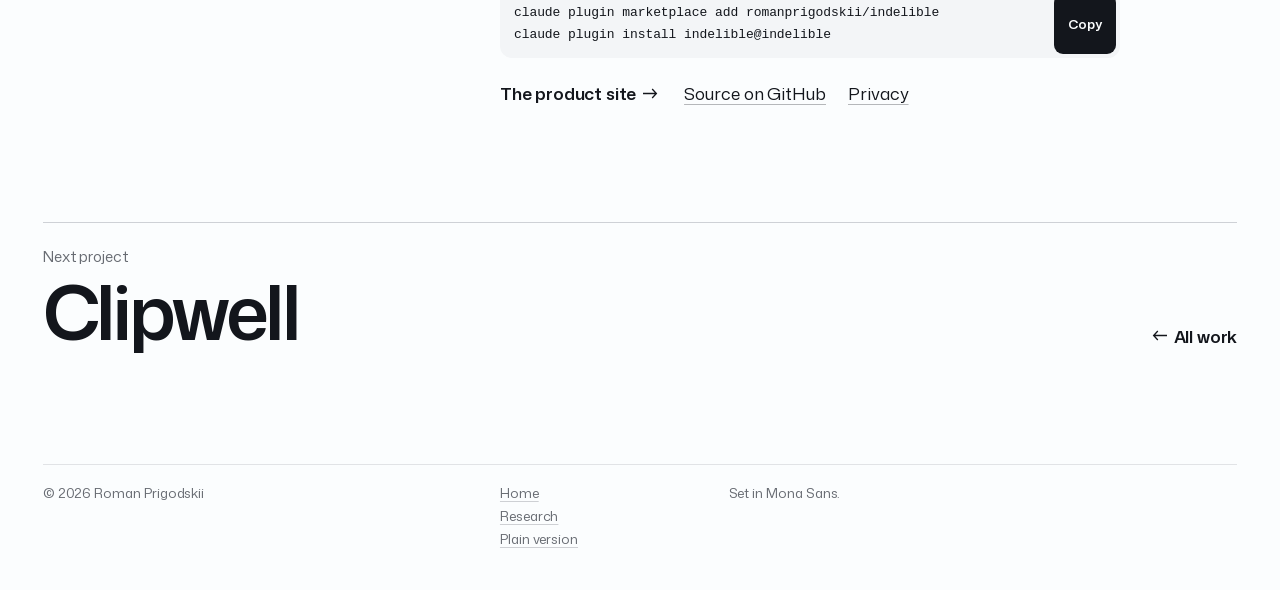
<file: work/indelible/index.html>
<!doctype html>
<html lang="en">
<head>
<meta charset="utf-8">
<meta name="viewport" content="width=device-width, initial-scale=1, viewport-fit=cover">
<title>indelible, Roman Prigodskii</title>
<meta name="description" content="indelible: an open-source skill for Claude Code that runs self-study like a strict tutor. Theory you read and close, drills checked backwards on paper, and a cold recheck two days later.">
<meta name="author" content="Roman Prigodskii">
<meta name="theme-color" content="#FBFCFE">
<link rel="canonical" href="https://prigodskii.dev/work/indelible/">
<meta property="og:type" content="article">
<meta property="og:title" content="indelible, Roman Prigodskii">
<meta property="og:description" content="An open-source Claude skill for teaching yourself anything. Nothing counts until it survives 48 hours.">
<meta property="og:url" content="https://prigodskii.dev/work/indelible/">
<meta property="og:image" content="https://prigodskii.dev/assets/img/og.png">
<meta property="og:image:width" content="1200">
<meta property="og:image:height" content="630">
<meta property="og:image:alt" content="Roman Prigodskii: forecasting models that test how efficient market prices are; co-founder and Head of AI at Gluline. Beside it, vertexmma.com in a browser and the Gluline app on a phone.">
<meta name="twitter:card" content="summary_large_image">
<meta name="twitter:image:alt" content="Roman Prigodskii: forecasting models that test how efficient market prices are; co-founder and Head of AI at Gluline. Beside it, vertexmma.com in a browser and the Gluline app on a phone.">
<link rel="icon" href="../../assets/img/mark.svg" type="image/svg+xml">
<link rel="apple-touch-icon" href="../../assets/img/mark-180.png">
<link rel="preload" href="../../assets/fonts/mona-sans-200-900-normal-latin.woff2" as="font" type="font/woff2" crossorigin>
<link rel="stylesheet" href="../../assets/css/site.css">
<link rel="stylesheet" href="../../assets/css/indelible.css">
<!-- the other pages' stylesheets, fetched at idle so that a first click to one waits for nothing (where prefetch is unsupported, assets/js/vt.js fetches them) -->
<link rel="prefetch" href="../../assets/css/vertex-mma.css">
<link rel="prefetch" href="../../assets/css/gluline.css">
<link rel="prefetch" href="../../assets/css/vertex-boxing.css">
<link rel="prefetch" href="../../assets/css/zacks-ibkr.css">
<link rel="prefetch" href="../../assets/css/clipwell.css">
<link rel="prefetch" href="../../assets/css/alfa-romeo.css">
<link rel="prefetch" href="../../assets/css/research.css">
<script>
  document.documentElement.classList.add("js");
  setTimeout(function () { if (!window.__rp) document.documentElement.classList.remove("js"); }, 2500);
</script>
<script src="../../assets/js/vt.js"></script>
<script src="../../assets/js/site.js" defer></script>
<script src="../../assets/js/indelible.js" defer></script>
</head>
<body data-base="../../">
<a class="skip" href="#main">Skip to the case</a>

<header class="bar" data-bar>
  <div class="frame bar-in">
    <a class="bar-name" href="../../">Roman Prigodskii</a>
    <nav class="bar-nav" aria-label="Site">
      <a href="../../#work" aria-current="true">Work</a>
      <a href="../../research/">Research</a>
      <a href="../../#record">Record</a>
      <a href="../../#contact">Contact</a>
      <a href="../../cv.pdf">CV</a>
    </nav>
  </div>
</header>

<main id="main">
<article class="case inc" aria-labelledby="case-t">
  <header class="case-hero">
    <div class="frame">
      <p class="crumb" data-rv><a class="back" href="../../#in-h" data-back><svg viewBox="0 0 18 12" aria-hidden="true" focusable="false"><path d="M17 6H2.5M7 1.5 2.5 6 7 10.5"/></svg>All work</a></p>
      <h1 class="case-title" id="case-t"><span data-vt="indelible">indelible</span></h1>
      <div class="cols case-a">
        <div class="case-kicker" data-rv style="--d:200ms">
          <b>Open source, MIT or Apache-2.0</b>
          <p class="links"><a href="https://romanprigodskii.github.io/indelible/" rel="noopener">Product site</a><a href="https://github.com/romanprigodskii/indelible" rel="noopener">Source on GitHub</a></p>
        </div>
        <p class="case-line" data-rv style="--d:260ms">A tutor for teaching yourself anything, built as a skill for Claude Code. It plans backwards from your date, teaches from sheets you read and then close, marks your work from photos of the paper, and tests everything again, cold, two days later.</p>
      </div>
    </div>
  </header>

  <div class="frame">
    <!-- the lead: the product site's own three-question sheet, filled in and marked -->
    <figure class="case-media inc-lead">
      <div class="stage is-paper inc-stage" data-shot>
        <div class="win inc-win">
          <div class="win-bar"><span class="win-dots"><i></i><i></i><i></i></span><span class="win-url">romanprigodskii.github.io/indelible</span></div>
          <video data-play muted loop playsinline preload="none" poster="../../assets/img/work/indelible-try.webp" width="2880" height="1800" aria-label="indelible's website in a browser. On its practice sheet the answers 50, 96 and 9 are typed in, with written checks beside the first and the third; least sure of question 2. The sheet is handed in and marked: two ticks, a cross on 96, and under it the check that catches it, 96 minus 20% is 76.80, not 80. The page scrolls to the verdict: 2 of 3, it does not count yet; the recheck opens on Thursday."><source src="../../assets/video/indelible-try.mp4" type="video/mp4"></video>
        </div>
      </div>
      <figcaption class="stage-cap">The practice sheet on indelible&rsquo;s site, which I built. Question 2 is answered without a check, and the marking shows the one that would have caught the slip. Recorded in Chrome.</figcaption>
    </figure>

    <dl class="cols case-facts inc-facts" data-rv>
      <div><dt>tests, run on macOS, Linux and Windows</dt><dd>588</dd></div>
      <div><dt>lines of Python in its scripts, standard library only</dt><dd>17,743</dd></div>
      <div><dt>rules in the sheet checker</dt><dd>14</dd></div>
      <div><dt>network requests made by the scripts</dt><dd>0</dd></div>
    </dl>

    <section class="cols chapter" aria-labelledby="c1">
      <h2 class="chapter-h" id="c1">Nothing counts until it survives 48 hours</h2>
      <div class="chapter-b prose">
        <p>A score on the day you learned something mostly shows that the explanation is still fresh. So every new skill is tested again two days later, on fresh questions, with nothing looked at in the 24 hours before, and that is the first score that counts. A question missed there comes back after 1 day, 3 days, 1 week and 3 weeks.</p>
        <figure class="plate inc-lad" data-lad data-watch>
          <div class="inc-lad-w"><!--@inLadderWide--><svg class="il-svg" viewBox="0 0 760 204" width="100%" preserveAspectRatio="xMinYMin meet" role="img" aria-labelledby="il-t-w il-d-w"><title id="il-t-w">One topic, from the lesson to retired</title><desc id="il-d-w">One topic on indelible's default intervals, with time on a log scale. Day 0, the lesson: 6 of 6 on the drills, which is practice and does not count. Day 2, 48 hours later and cold: the 2-day recheck, 3 of 4, the first score that counts. The question it missed comes back after 1 day (day 3), 3 days (day 6), 1 week (day 13) and 3 weeks (day 34), passing each time, and after four passes on four different days it is retired. The scores are an example, not a measurement.</desc><line class="il-axis" x1="8" y1="100" x2="752" y2="100" pathLength="1"/><path class="il-hop is-first" style="--t:747ms" d="M17,88 Q122.95,-19.81 228.9,88" pathLength="1"/><text style="--t:747ms" class="il-hl is-first" x="122.95" y="26.1" text-anchor="middle">48 hours, cold</text><path class="il-hop" style="--t:901ms" d="M246.9,88 Q268,34.5 289.1,88" pathLength="1"/><text style="--t:901ms" class="il-hl" x="268" y="53.25" text-anchor="middle">+1 day</text><path class="il-hop" style="--t:1200ms" d="M307.1,88 Q356.65,16.29 406.21,88" pathLength="1"/><text style="--t:1200ms" class="il-hl" x="356.65" y="44.14" text-anchor="middle">+3 days</text><path class="il-hop" style="--t:1570ms" d="M424.21,88 Q487.73,7.34 551.25,88" pathLength="1"/><text style="--t:1570ms" class="il-hl" x="487.73" y="39.67" text-anchor="middle">+1 week</text><path class="il-hop" style="--t:2060ms" d="M569.25,88 Q656.13,-7.6 743,88" pathLength="1"/><text style="--t:2060ms" class="il-hl" x="656.13" y="32.2" text-anchor="middle">+3 weeks</text><g class="il-stop is-practice" style="--t:160ms"><circle class="il-m" cx="8" cy="100" r="7"/><text class="il-day" x="1" y="134">Day 0</text><text class="il-a" x="1" y="154">the lesson: 6 of 6</text><text class="il-b" x="1" y="172">practice only</text></g><g class="il-stop is-counts" style="--t:747ms"><circle class="il-m" cx="237.9" cy="100" r="7"/><text class="il-day" x="244.9" y="134" text-anchor="end">Day 2</text><text class="il-a" x="244.9" y="154" text-anchor="end">the recheck: 3 of 4</text><text class="il-b" x="244.9" y="172" text-anchor="end">the first that counts</text></g><g class="il-stop is-counts" style="--t:901ms"><circle class="il-m" cx="298.1" cy="100" r="5.5"/><text class="il-day" x="292.6" y="134">Day 3</text><text class="il-a" x="292.6" y="154">the miss, back</text><text class="il-b" x="292.6" y="172">passed</text></g><g class="il-stop is-counts" style="--t:1200ms"><circle class="il-m" cx="415.21" cy="100" r="5.5"/><text class="il-day" x="415.21" y="134" text-anchor="middle">Day 6</text><text class="il-b" x="415.21" y="154" text-anchor="middle">passed</text></g><g class="il-stop is-counts" style="--t:1570ms"><circle class="il-m" cx="560.25" cy="100" r="5.5"/><text class="il-day" x="560.25" y="134" text-anchor="middle">Day 13</text><text class="il-b" x="560.25" y="154" text-anchor="middle">passed</text></g><g class="il-stop is-counts" style="--t:2060ms"><circle class="il-m" cx="752" cy="100" r="7"/><text class="il-day" x="759" y="134" text-anchor="end">Day 34</text><text class="il-a" x="759" y="154" text-anchor="end">four passes on four days</text><text class="il-b" x="759" y="172" text-anchor="end">retired</text></g></svg><!--/@inLadderWide--></div>
          <div class="inc-lad-n"><!--@inLadderNarrow--><svg class="il-svg" viewBox="0 0 358 452" width="100%" preserveAspectRatio="xMinYMin meet" role="img" aria-labelledby="il-t-n il-d-n"><title id="il-t-n">One topic, from the lesson to retired</title><desc id="il-d-n">One topic on indelible's default intervals, with time on a log scale. Day 0, the lesson: 6 of 6 on the drills, which is practice and does not count. Day 2, 48 hours later and cold: the 2-day recheck, 3 of 4, the first score that counts. The question it missed comes back after 1 day (day 3), 3 days (day 6), 1 week (day 13) and 3 weeks (day 34), passing each time, and after four passes on four different days it is retired. The scores are an example, not a measurement.</desc><line class="il-axis" x1="104" y1="16" x2="104" y2="412" pathLength="1"/><path class="il-hop is-first" style="--t:747ms" d="M92,25 Q26.08,77.18 92,129.37" pathLength="1"/><text style="--t:747ms" class="il-hl is-first" x="51.04" y="81.18" text-anchor="end">48 hours</text><path class="il-hop" style="--t:901ms" d="M92,147.37 Q65.82,154.39 92,161.41" pathLength="1"/><text style="--t:901ms" class="il-hl" x="70.91" y="158.39" text-anchor="end">+1 day</text><path class="il-hop" style="--t:1200ms" d="M92,179.41 Q52.49,201.57 92,223.74" pathLength="1"/><text style="--t:1200ms" class="il-hl" x="64.25" y="205.57" text-anchor="end">+3 days</text><path class="il-hop" style="--t:1570ms" d="M92,241.74 Q45.95,271.34 92,300.94" pathLength="1"/><text style="--t:1570ms" class="il-hl" x="60.98" y="275.34" text-anchor="end">+1 week</text><path class="il-hop" style="--t:2060ms" d="M92,318.94 Q35.01,360.97 92,403" pathLength="1"/><text style="--t:2060ms" class="il-hl" x="55.51" y="364.97" text-anchor="end">+3 weeks</text><g class="il-stop is-practice" style="--t:160ms"><circle class="il-m" cx="104" cy="16" r="7"/><text class="il-day" x="124" y="21">Day 0</text><text class="il-a" x="124" y="39">the lesson: 6 of 6, <tspan class="il-b">practice only</tspan></text></g><g class="il-stop is-counts" style="--t:747ms"><circle class="il-m" cx="104" cy="138.37" r="7"/><text class="il-a" x="124" y="124.37"><tspan class="il-day">Day 2</tspan>  the recheck: 3 of 4</text><text class="il-b" x="124" y="142.37">the first that counts</text></g><g class="il-stop is-counts" style="--t:901ms"><circle class="il-m" cx="104" cy="170.41" r="5.5"/><text class="il-a" x="124" y="180.41"><tspan class="il-day">Day 3</tspan>  the miss, back, <tspan class="il-b">passed</tspan></text></g><g class="il-stop is-counts" style="--t:1200ms"><circle class="il-m" cx="104" cy="232.74" r="5.5"/><text class="il-day" x="124" y="237.74">Day 6</text><text class="il-a" x="124" y="255.74"><tspan class="il-b">passed</tspan></text></g><g class="il-stop is-counts" style="--t:1570ms"><circle class="il-m" cx="104" cy="309.94" r="5.5"/><text class="il-day" x="124" y="314.94">Day 13</text><text class="il-a" x="124" y="332.94"><tspan class="il-b">passed</tspan></text></g><g class="il-stop is-counts" style="--t:2060ms"><circle class="il-m" cx="104" cy="412" r="7"/><text class="il-day" x="124" y="417">Day 34</text><text class="il-a" x="124" y="435">four passes on four days, <tspan class="il-b">retired</tspan></text></g></svg><!--/@inLadderNarrow--></div>
          <figcaption class="inc-lad-cap">One topic on indelible&rsquo;s default intervals, with days on a log scale. The scores are an example, not a measurement. From the recheck on, the marks are blue: those scores count.</figcaption>
        </figure>
        <p>Every number the tool reports carries that label, measured or practice. The method was developed with one learner over about four weeks, which is not a controlled study. Its principles come from well-studied effects, retrieval practice, spacing and interleaving, and the intervals are defaults a learner can change.</p>
      </div>
    </section>

    <section class="cols chapter" aria-labelledby="c2">
      <h2 class="chapter-h" id="c2">Check backwards, in writing</h2>
      <div class="chapter-b prose">
        <p>Beside every answer goes one written check that runs the other way: put the answer back into the question, rebuild the total, or test the definition against the question&rsquo;s words. Solving it again in your head tends to repeat the slip. A check on paper catches it, so drills and rechecks print a check line under every answer, with a hint while the topic is new.</p>
        <figure class="inc-q-fig">
          <div class="stage is-paper inc-q-stage" data-shot>
            <div class="inc-q" data-q>
              <img src="../../assets/img/work/indelible-check.webp" width="1600" height="621" alt="Question 4 of a 2-day recheck printed by indelible: Solve 3x + 5 = 20, a box for x, and under it a Check line with the hint, Put your x back into 3x + 5." loading="lazy" decoding="async">
              <label class="inc-q-box" hidden><span class="sr">Your answer for x</span><input type="text" inputmode="decimal" autocomplete="off" spellcheck="false" maxlength="8" data-q-x></label>
              <p class="inc-q-check" aria-live="polite" hidden data-q-check></p>
            </div>
          </div>
          <figcaption class="stage-cap">Question 4 of a 2-day recheck, printed by indelible. <span class="inc-q-hint" hidden data-q-hint>Type an answer into the box, and the check runs backwards under it.</span></figcaption>
        </figure>
        <p>Each sheet ends with one line, <i>Least sure I chose the right idea</i>, instead of a confidence mark on every answer. Doubt tends to fire on the arithmetic, while the costly mistakes are confident misreadings of a definition.</p>
      </div>
    </section>

    <section class="cols chapter" aria-labelledby="c3">
      <h2 class="chapter-h" id="c3">Three rules the model can&rsquo;t skip</h2>
      <div class="chapter-b prose">
        <p>A skill is a set of instructions, and a model can break an instruction. So the three rules that matter most are enforced by the scripts, and Claude has to go through them.</p>
        <figure class="plate inc-gates" data-gates data-watch aria-labelledby="gates-cap">
          <ol class="gt-list">
            <li class="gt" style="--i:0">
              <p class="gt-in">A sheet Claude has written</p>
              <p class="gt-gate"><span class="gt-lock" aria-hidden="true"></span>the sheet checker</p>
              <p class="gt-out">a sheet you can print</p>
              <p class="gt-no">It refuses a measuring sheet that names its topic, an answer from the key anywhere in the text, and a drill with no check line.</p>
            </li>
            <li class="gt" style="--i:1">
              <p class="gt-in">Your attempt, filed as a photo or typed answers</p>
              <p class="gt-gate"><span class="gt-lock" aria-hidden="true"></span>the sealed key</p>
              <p class="gt-out">the answer key, for marking</p>
              <p class="gt-no">Keys are sealed when a sheet is built. A helper agent writes each sheet and its key to files, so the answers never pass through the chat.</p>
            </li>
            <li class="gt" style="--i:2">
              <p class="gt-in">The next session opens</p>
              <p class="gt-gate"><span class="gt-lock" aria-hidden="true"></span>the brief</p>
              <p class="gt-out">what the last one skipped, done first</p>
              <p class="gt-no">A session left open is closed first, missed sessions are asked about, and a recheck whose window has passed is dealt with before anything new.</p>
            </li>
          </ol>
          <figcaption class="gt-cap" id="gates-cap">What each script stands between.</figcaption>
        </figure>
        <p>The scripts are plain Python with no dependencies. They make no network requests, and a browser they start to print a sheet to PDF runs with its network blocked.</p>
      </div>
    </section>

    <section class="cols chapter" aria-labelledby="c4">
      <h2 class="chapter-h" id="c4">What a session opens with</h2>
      <div class="chapter-b prose">
        <p>When a session starts, Claude reads one summary, the brief. The scripts build it from plain files in a folder the learner chooses: what is due, how the last sessions went, and every number with the kind of evidence behind it.</p>
        <figure class="inc-term-fig">
          <div class="inc-term" role="region" aria-label="The brief, printed in a terminal" tabindex="0">
            <div class="inc-term-bar" aria-hidden="true"><span class="win-dots"><i></i><i></i><i></i></span><span>indelible-sample</span></div>
<pre class="inc-term-b"><code><span class="t-p">$</span> python3 indelible.py brief
<b>IELTS Academic</b> · exam · 2026-12-12 (58 days left)
<span class="t-k">NOW/NEXT:</span> today 07:00&ndash;07:15 2-day recheck (mixed) (15 min) · today 07:15&ndash;08:00 fixing mistakes: 2-day recheck first, then the mistakes from the diagnostic (45 min)
<span class="t-k">DUE:</span> 2-day rechecks ready now: 1 · mistakes due: 1 slip · mistakes to fix before they come back: 1
<span class="t-k">MASTERY (0&ndash;5):</span> Matching headings 2 · True, false or not given 1 · Task 1 overview 1 · Paraphrase 1
<span class="t-k">LAST SESSIONS:</span>
  Tue 13 Oct 07:00 · 52 of 60 min · 9 questions, 9 right · closed same day
  Mon 12 Oct 07:00 · 50 of 60 min · 8 questions, 4 right · closed same day
<span class="t-k">PACE:</span> mixed sheet about 142 s per question (1 sheet; plan 99 s) <span class="t-l">[measured]</span> · reading about 100 s per question (1 sheet; plan 70 s) <span class="t-l">[practice]</span></code></pre>
          </div>
          <figcaption class="stage-cap">The first lines of the brief for the sample study folder in the repository, at its fixed clock, Thursday 15 October 2026. The learner is invented.</figcaption>
        </figure>
      </div>
    </section>

    <div class="cols inc-inst">
      <div class="inc-inst-b">
        <p>Installing it is two commands in Claude Code. Then you say what you are learning and by when, and answer a few questions.</p>
        <div class="cmd inc-cmd" data-rv><code>claude plugin marketplace add romanprigodskii/indelible
claude plugin install indelible@indelible</code><button class="key" type="button" data-copy-cmd hidden>Copy</button></div>
        <p class="links inc-go"><a class="go" href="https://romanprigodskii.github.io/indelible/" rel="noopener">The product site</a><a href="https://github.com/romanprigodskii/indelible" rel="noopener">Source on GitHub</a><a href="https://github.com/romanprigodskii/indelible/blob/main/PRIVACY.md" rel="noopener">Privacy</a></p>
      </div>
    </div>

    <nav class="cols next-row next" aria-label="Next project">
      <div>
        <p class="next-k">Next project</p>
        <a class="next-a" href="../clipwell/"><span data-vt="clipwell">Clipwell</span></a>
      </div>
      <p><a class="go is-back" href="../../#in-h" data-back>All work</a></p>
    </nav>
  </div>
</article>
</main>

<footer class="foot">
  <div class="frame foot-in">
    <p>&copy; 2026 Roman Prigodskii</p>
    <p class="foot-links"><a href="../../">Home</a><a href="../../research/">Research</a><a href="../../plain/">Plain version</a></p>
    <p>Set in Mona Sans.</p>
  </div>
</footer>
</body>
</html>
</file>
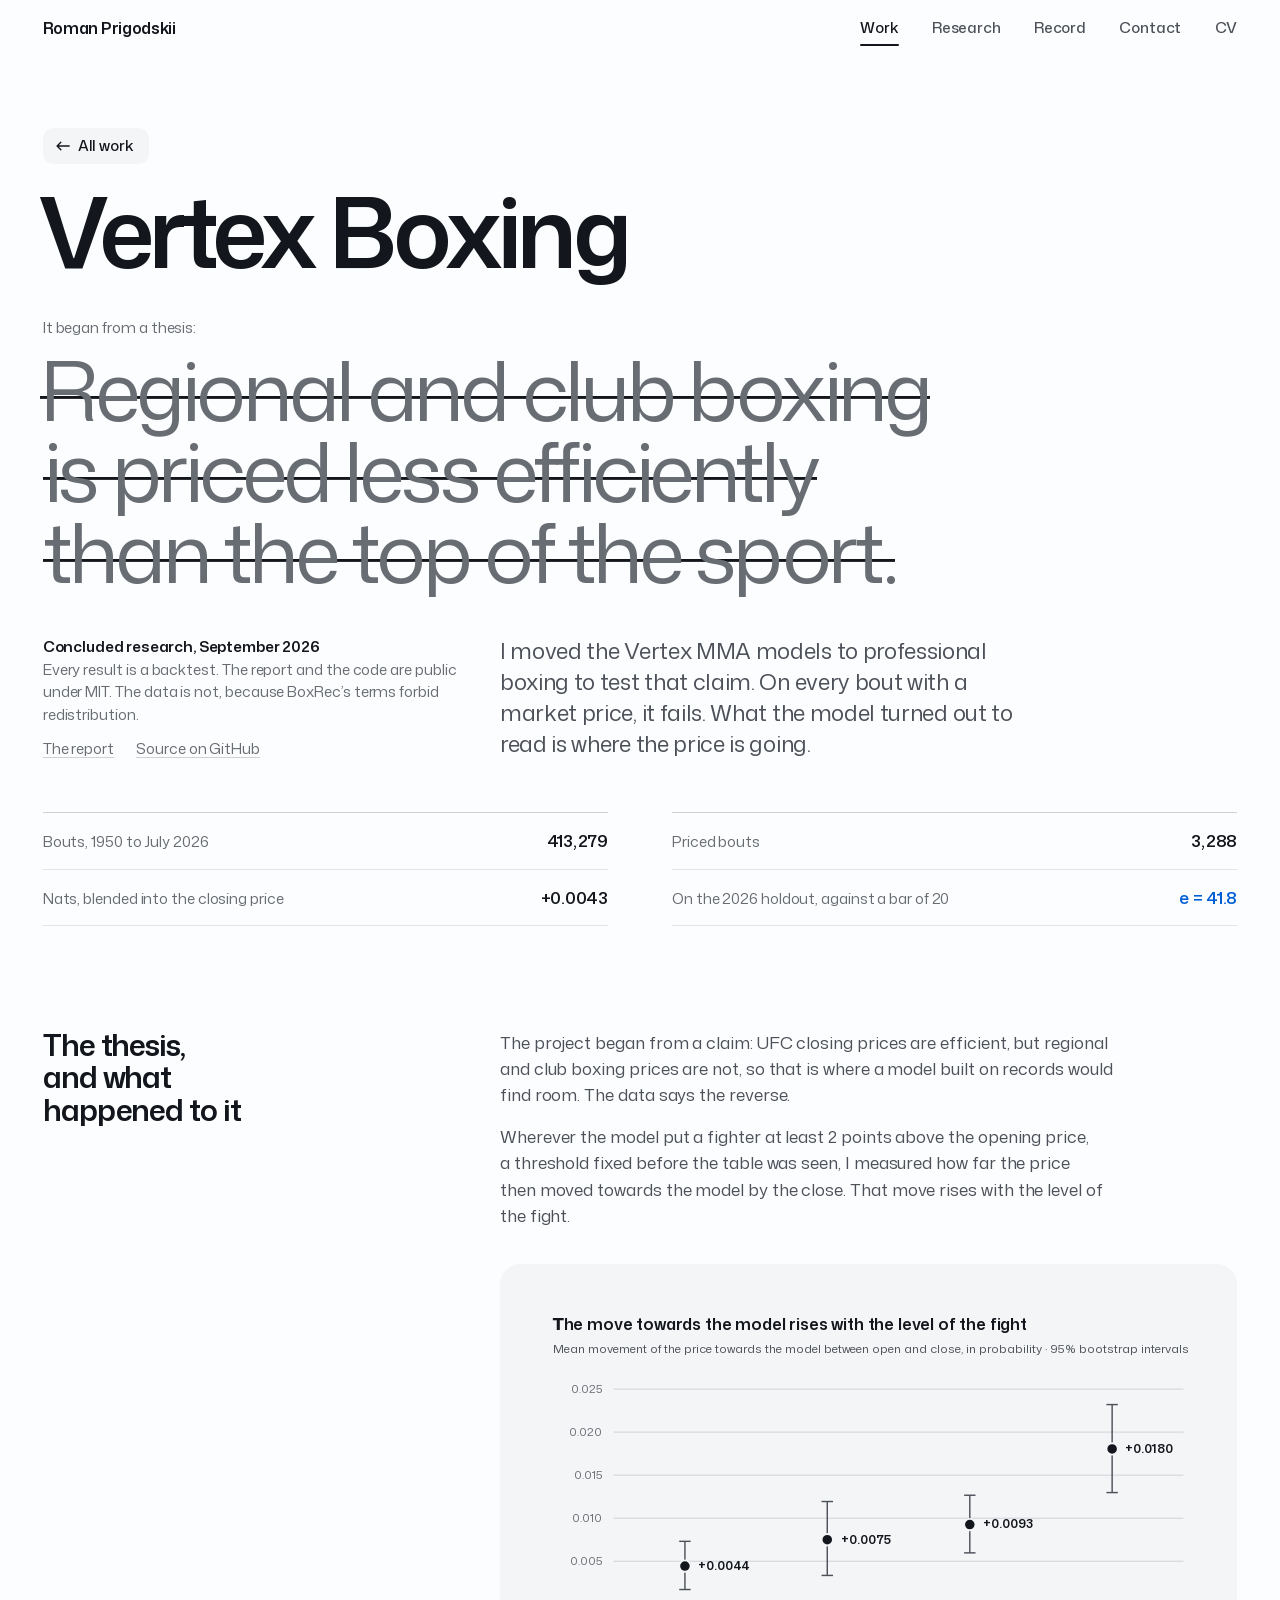
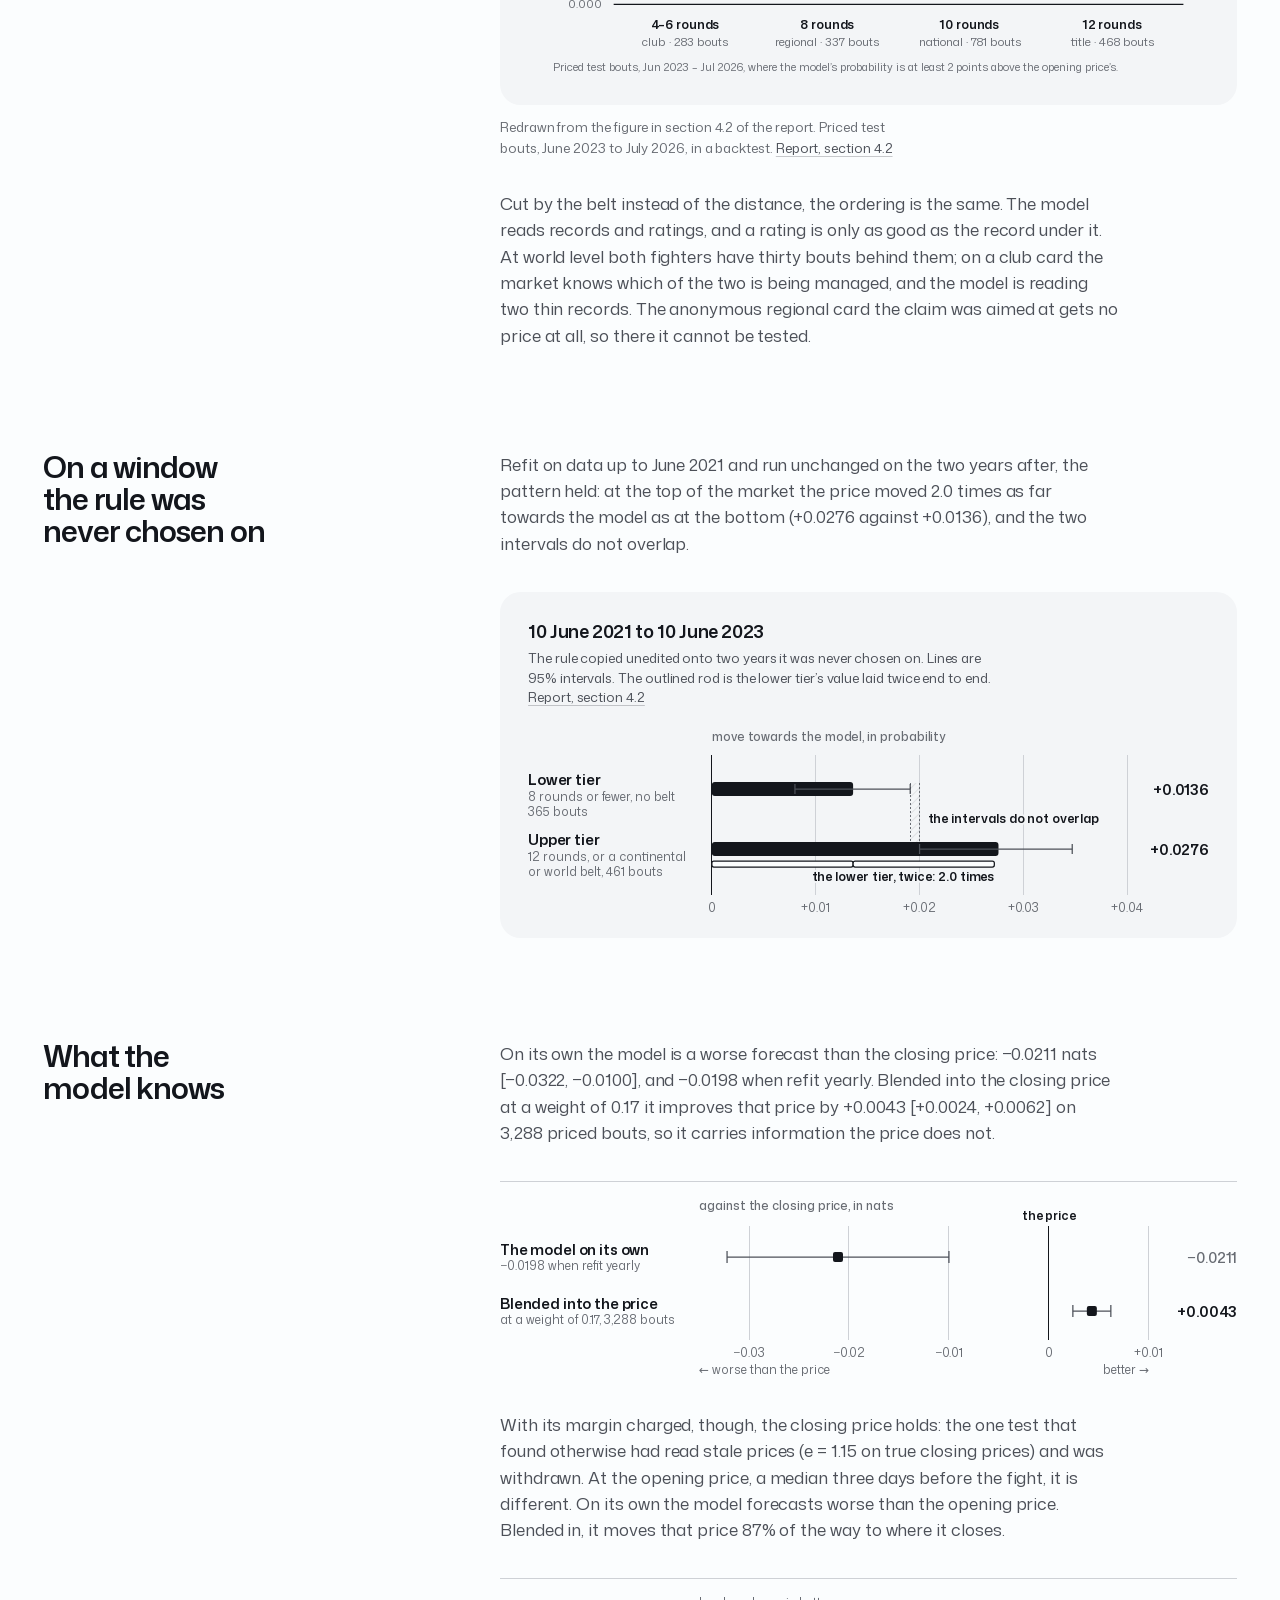
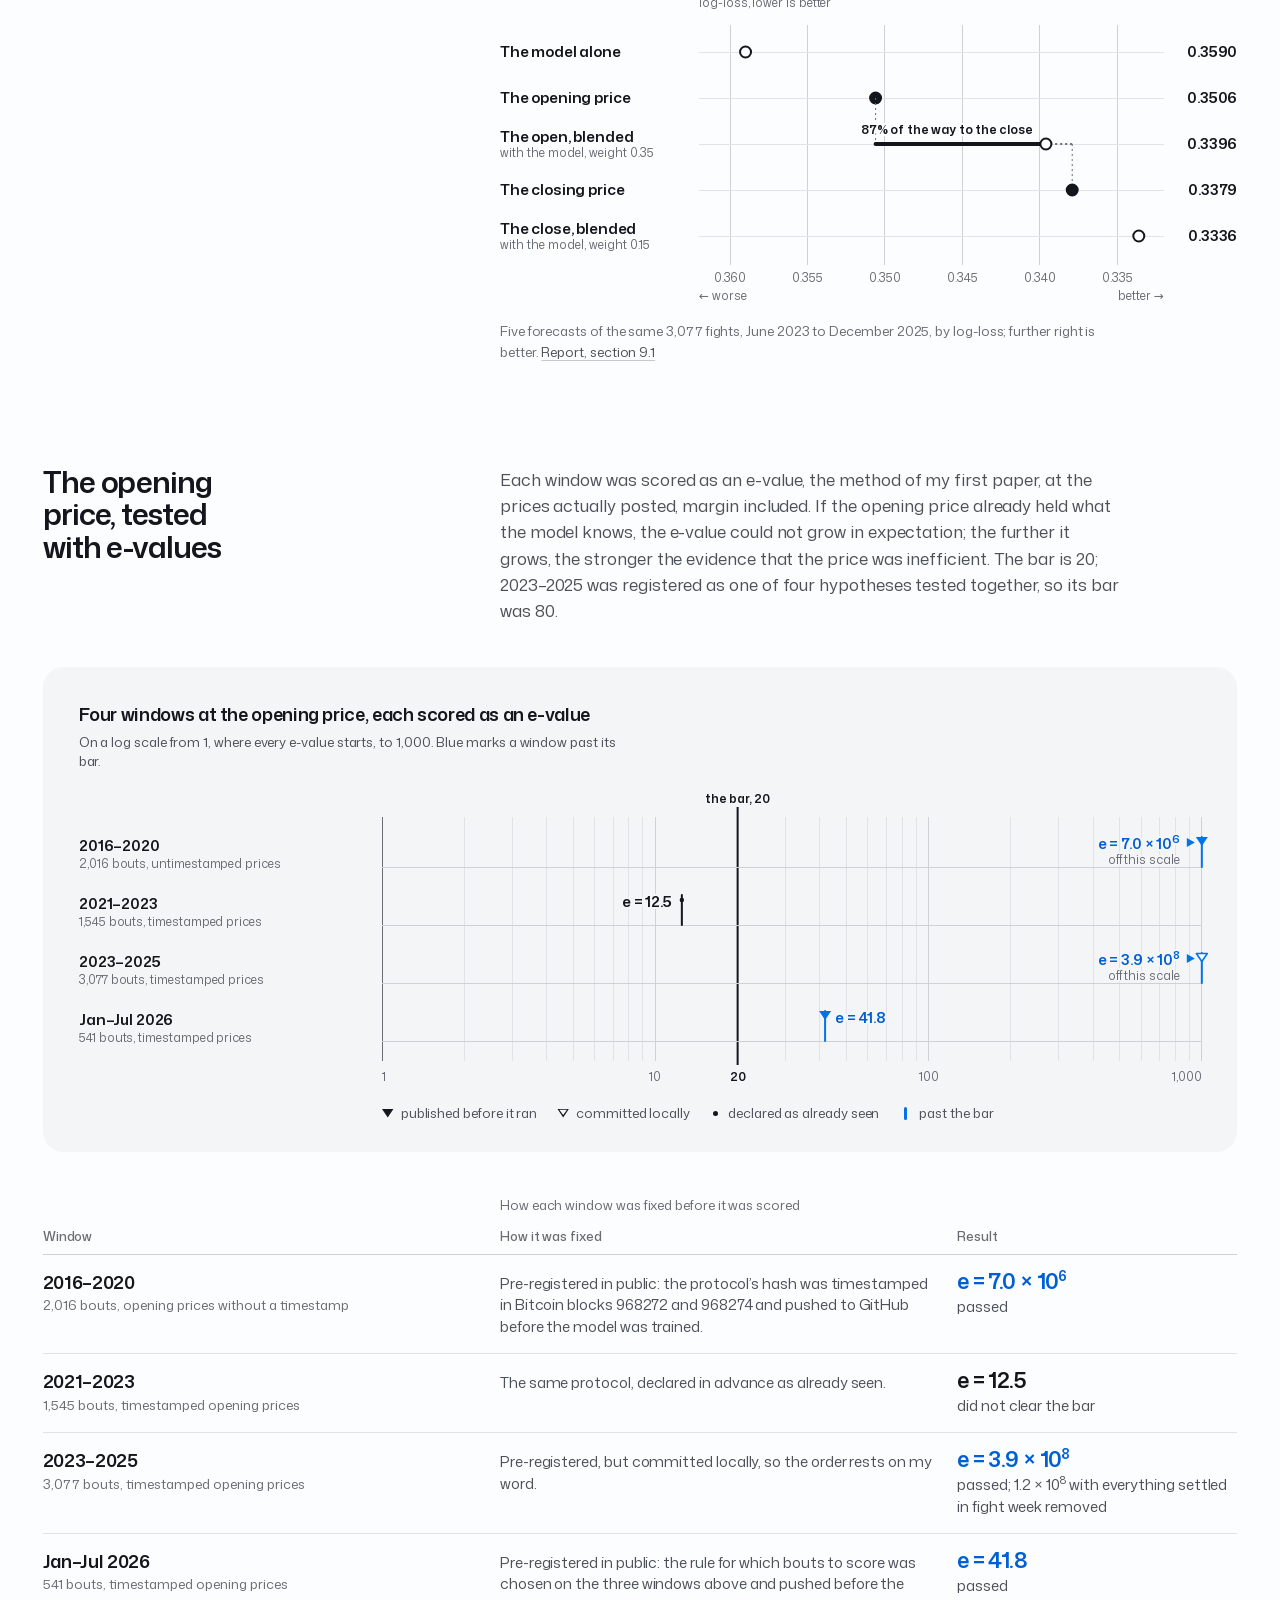
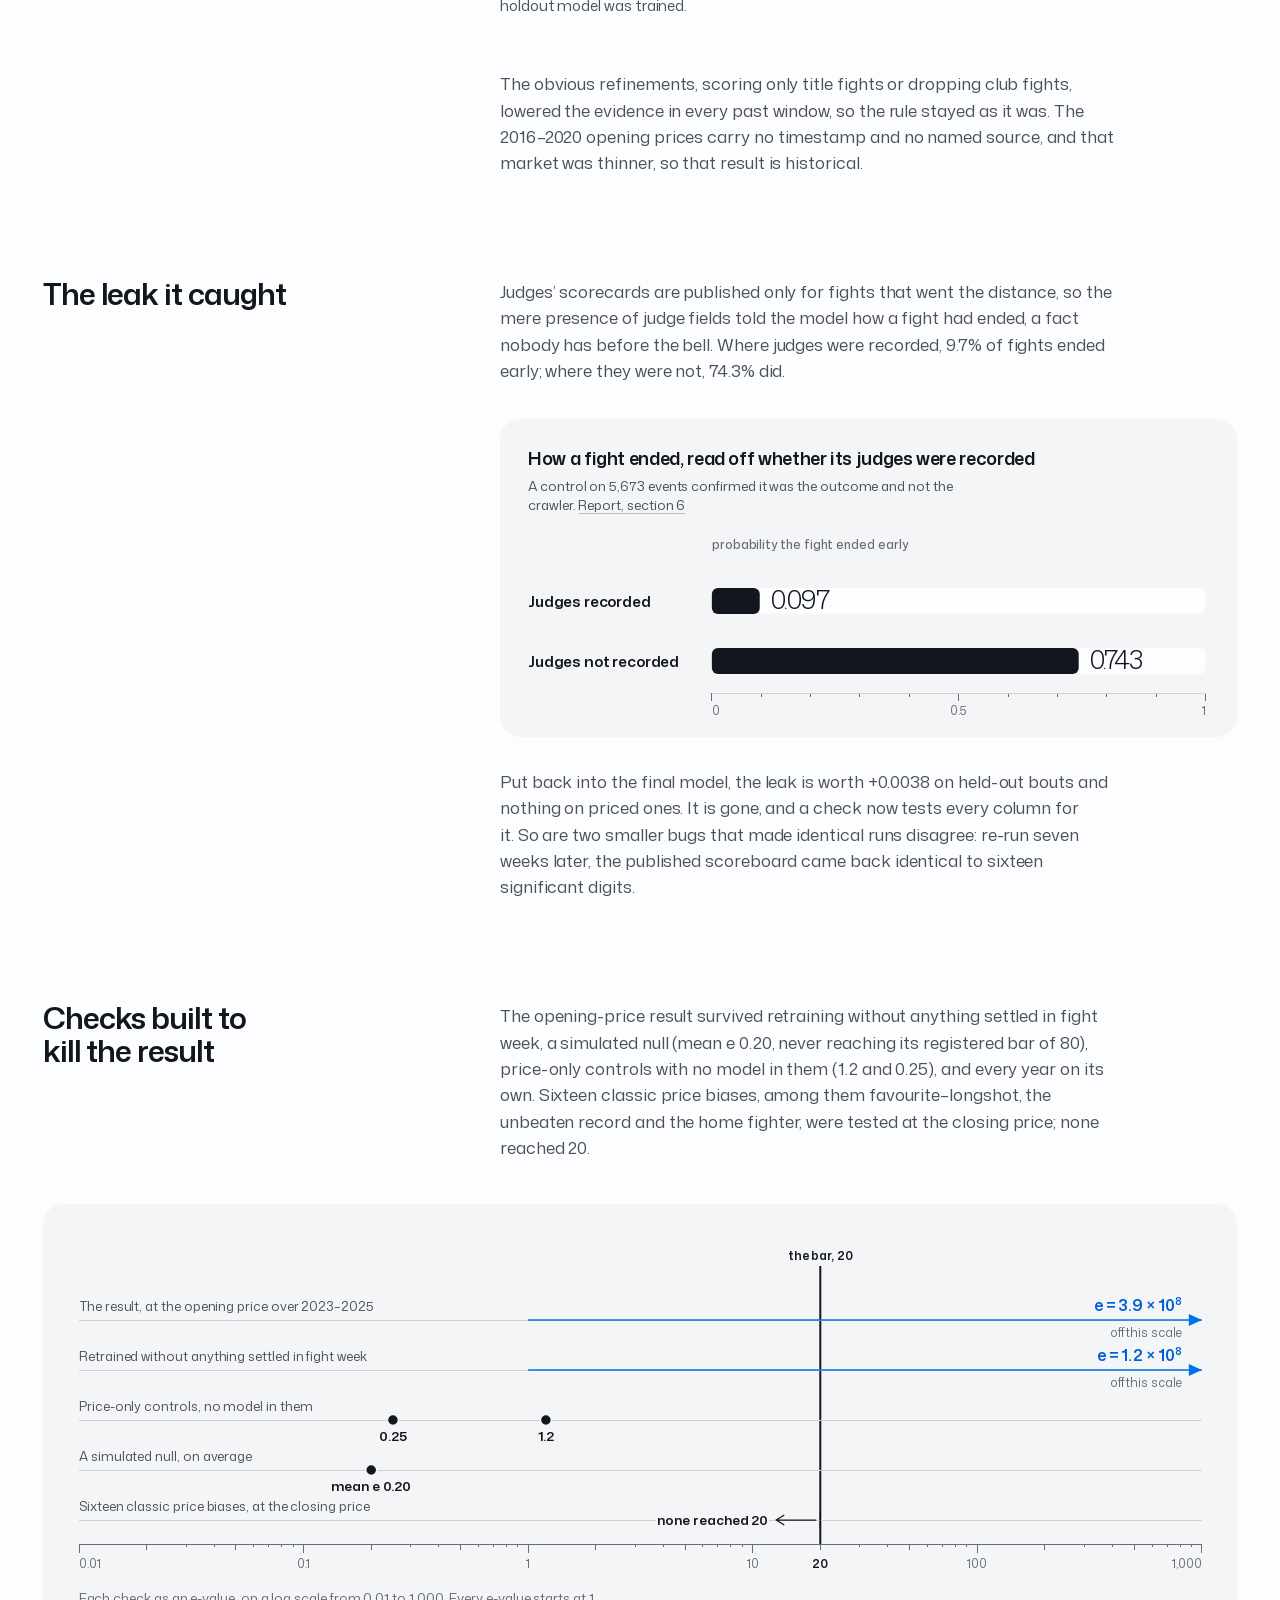
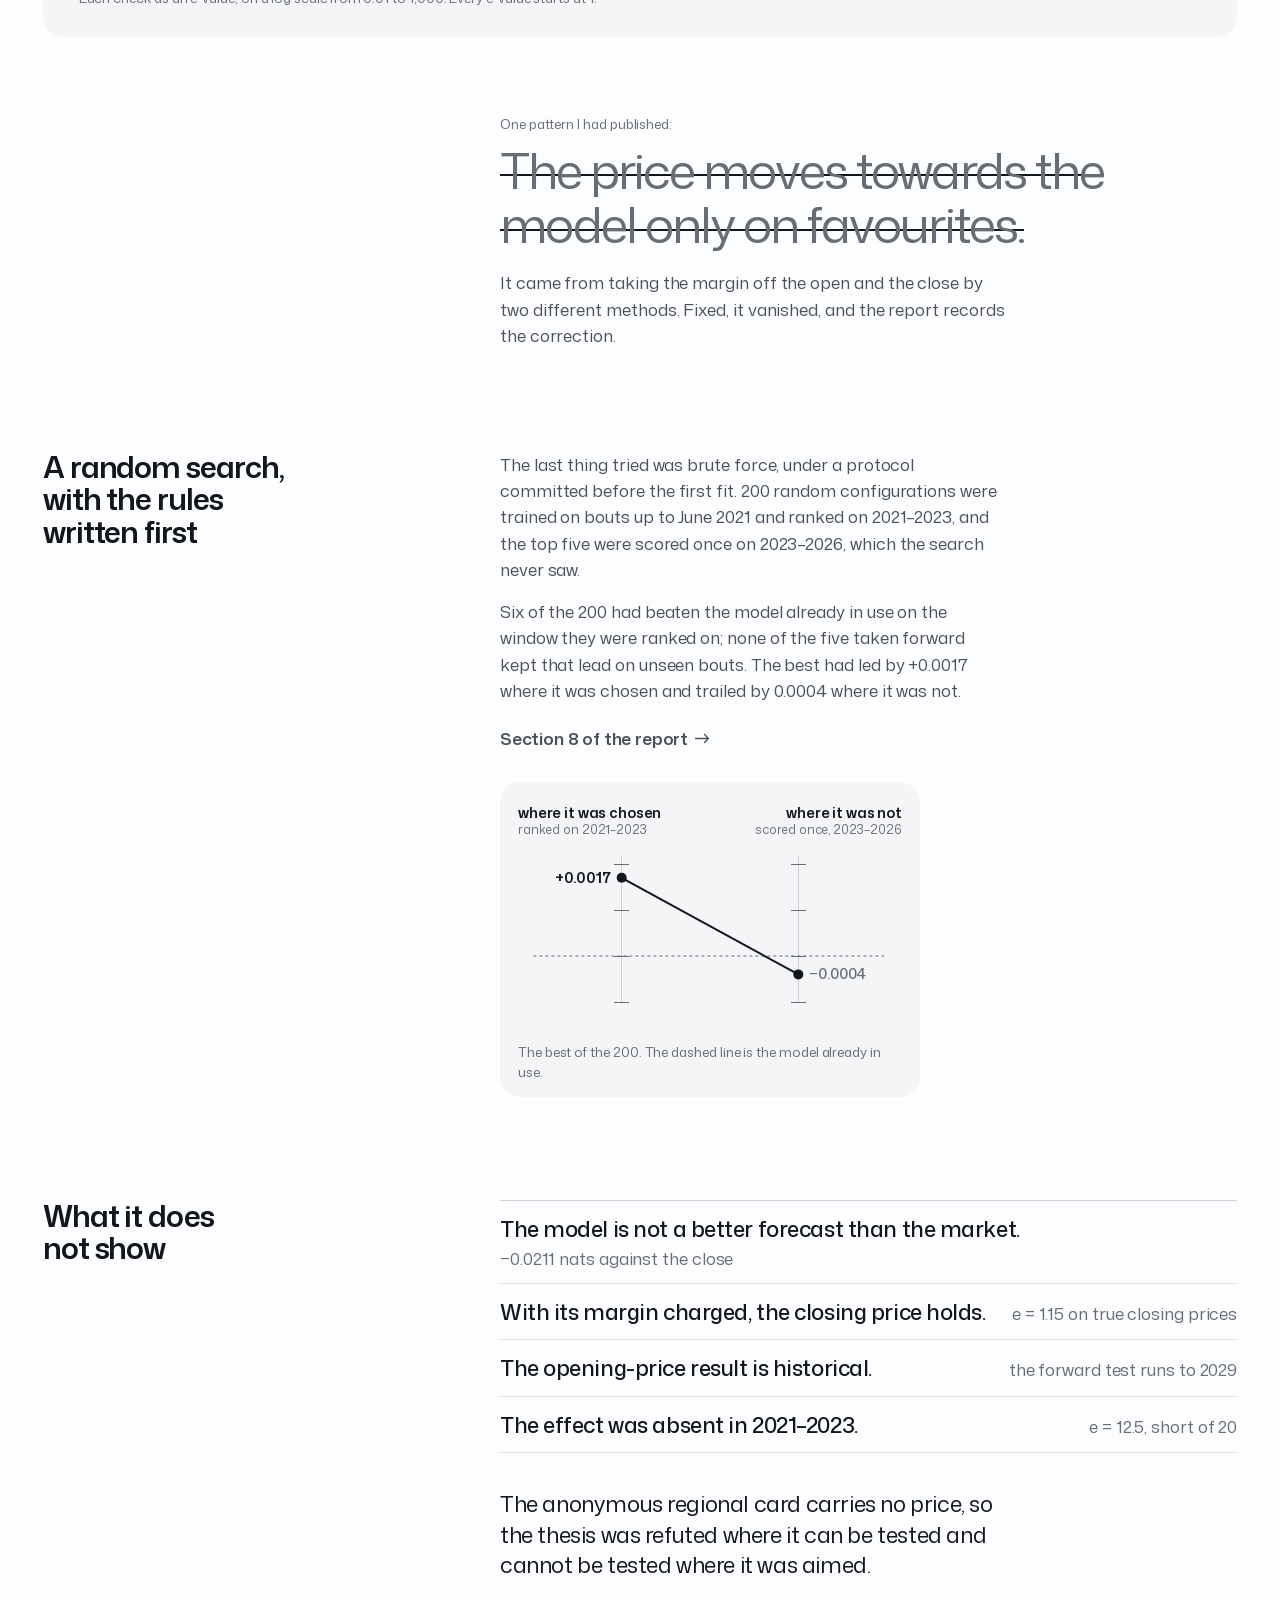
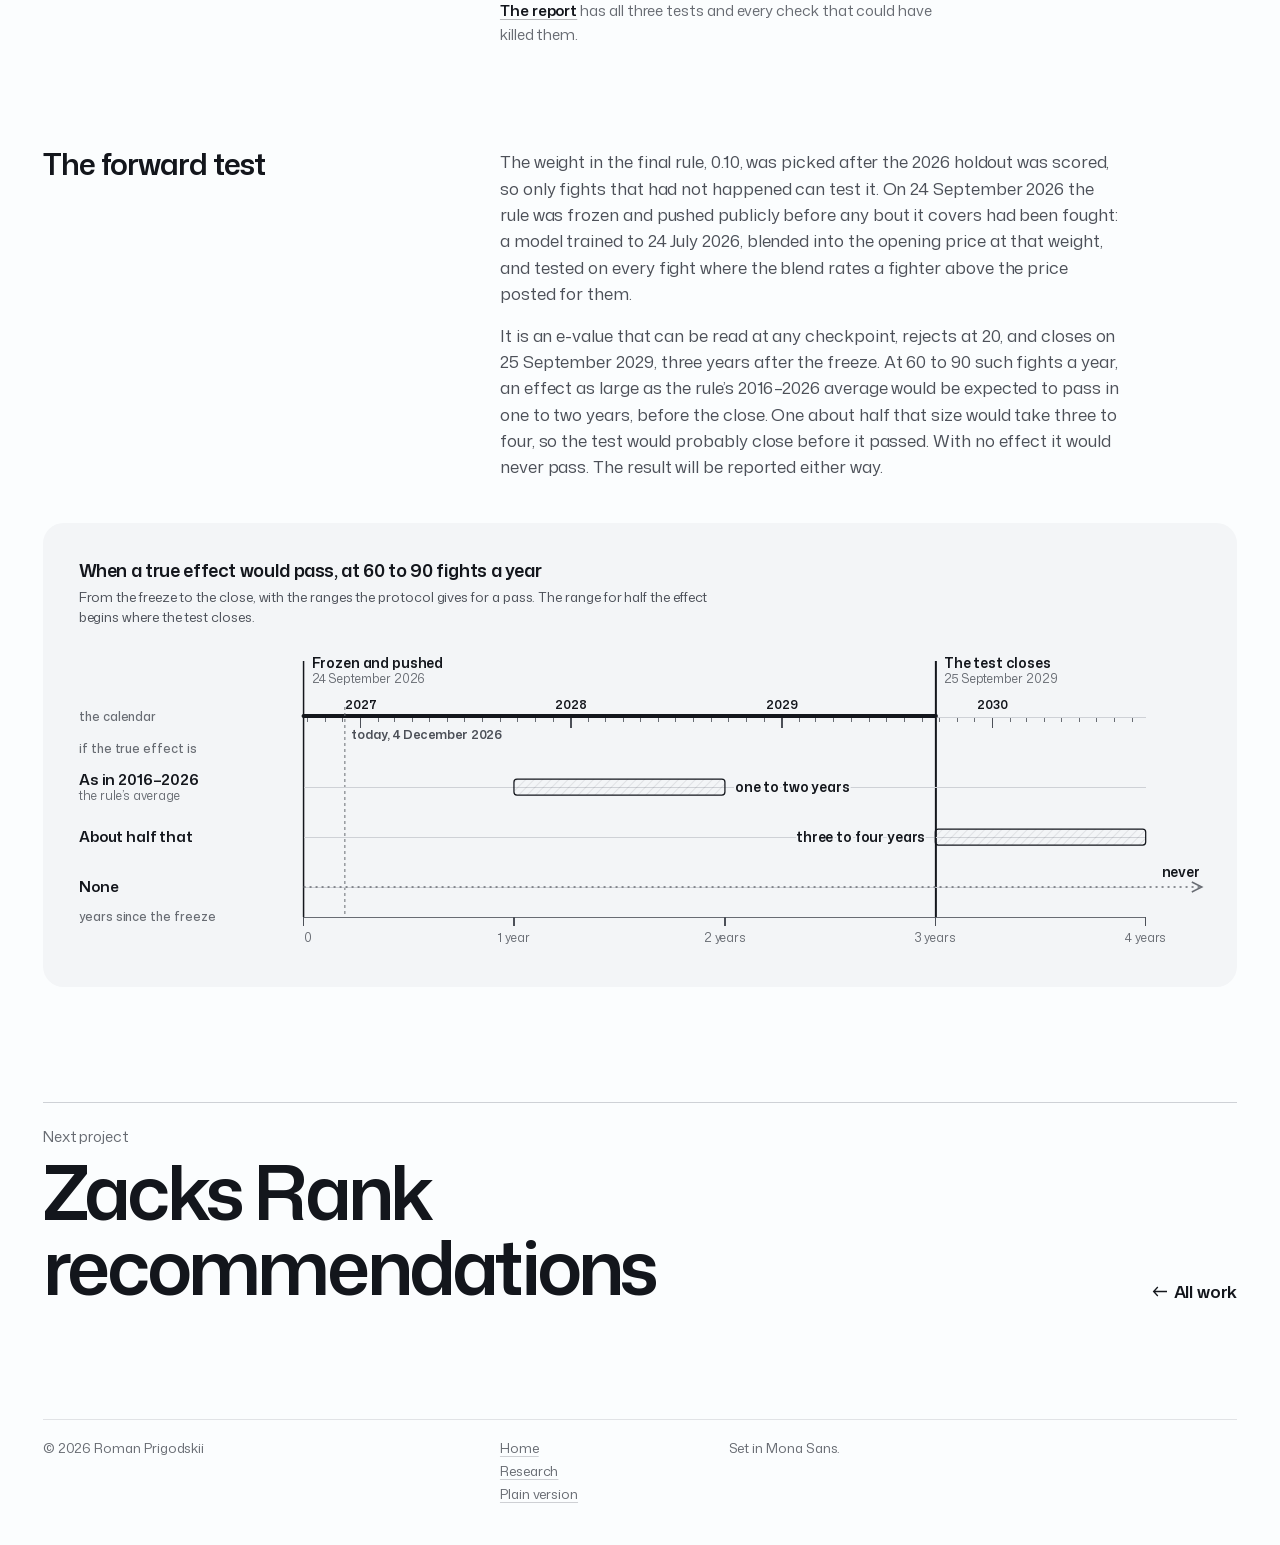
<file: work/vertex-boxing/index.html>
<!doctype html>
<html lang="en">
<head>
<meta charset="utf-8">
<meta name="viewport" content="width=device-width, initial-scale=1, viewport-fit=cover">
<title>Vertex Boxing, Roman Prigodskii</title>
<meta name="description" content="Vertex Boxing: the Vertex MMA models moved to boxing to test whether regional and club fights are priced less efficiently than the top of the sport. On every bout with a market price, they are not.">
<meta name="author" content="Roman Prigodskii">
<meta name="theme-color" content="#FBFCFE">
<link rel="canonical" href="https://prigodskii.dev/work/vertex-boxing/">
<meta property="og:type" content="article">
<meta property="og:title" content="Vertex Boxing, Roman Prigodskii">
<meta property="og:description" content="A test of whether regional and club boxing is priced less efficiently than the top of the sport. On every bout with a market price, it is not.">
<meta property="og:url" content="https://prigodskii.dev/work/vertex-boxing/">
<meta property="og:image" content="https://prigodskii.dev/assets/img/og.png">
<meta property="og:image:width" content="1200">
<meta property="og:image:height" content="630">
<meta property="og:image:alt" content="Roman Prigodskii: forecasting models that test how efficient market prices are; co-founder and Head of AI at Gluline. Beside it, vertexmma.com in a browser and the Gluline app on a phone.">
<meta name="twitter:card" content="summary_large_image">
<meta name="twitter:image:alt" content="Roman Prigodskii: forecasting models that test how efficient market prices are; co-founder and Head of AI at Gluline. Beside it, vertexmma.com in a browser and the Gluline app on a phone.">
<link rel="icon" href="../../assets/img/mark.svg" type="image/svg+xml">
<link rel="apple-touch-icon" href="../../assets/img/mark-180.png">
<link rel="preload" href="../../assets/fonts/mona-sans-200-900-normal-latin.woff2" as="font" type="font/woff2" crossorigin>
<link rel="stylesheet" href="../../assets/css/site.css">
<link rel="stylesheet" href="../../assets/css/vertex-boxing.css">
<!-- the other pages' stylesheets, fetched at idle so that a first click to one waits for nothing (where prefetch is unsupported, assets/js/vt.js fetches them) -->
<link rel="prefetch" href="../../assets/css/vertex-mma.css">
<link rel="prefetch" href="../../assets/css/gluline.css">
<link rel="prefetch" href="../../assets/css/zacks-ibkr.css">
<link rel="prefetch" href="../../assets/css/indelible.css">
<link rel="prefetch" href="../../assets/css/clipwell.css">
<link rel="prefetch" href="../../assets/css/alfa-romeo.css">
<link rel="prefetch" href="../../assets/css/research.css">
<script>
  document.documentElement.classList.add("js");
  setTimeout(function () { if (!window.__rp) document.documentElement.classList.remove("js"); }, 2500);
</script>
<script src="../../assets/js/vt.js"></script>
<script src="../../assets/js/figures.js" defer></script>
<script src="../../assets/js/site.js" defer></script>
<script src="../../assets/js/vertex-boxing.js" defer></script>
</head>
<body data-base="../../">
<a class="skip" href="#main">Skip to the case</a>


<header class="bar" data-bar>
  <div class="frame bar-in">
    <a class="bar-name" href="../../">Roman Prigodskii</a>
    <nav class="bar-nav" aria-label="Site">
      <a href="../../#work" aria-current="true">Work</a>
      <a href="../../research/">Research</a>
      <a href="../../#record">Record</a>
      <a href="../../#contact">Contact</a>
      <a href="../../cv.pdf">CV</a>
    </nav>
  </div>
</header>

<main id="main">
<article class="case bx" aria-labelledby="case-t">
  <header class="case-hero bx-hero">
    <div class="frame">
      <p class="crumb" data-rv><a class="back" href="../../#bx-h" data-back><svg viewBox="0 0 18 12" aria-hidden="true" focusable="false"><path d="M17 6H2.5M7 1.5 2.5 6 7 10.5"/></svg>All work</a></p>
      <h1 class="case-title" id="case-t"><span data-vt="vertex-boxing">Vertex Boxing</span></h1>
      <div class="thesis bx-thesis">
        <p class="thesis-k">It began from a thesis:</p>
        <p class="bx-thesis-l"><s class="thesis-s">Regional and club boxing is priced less efficiently than the top of the sport.</s></p>
      </div>
      <div class="cols case-a">
        <div class="case-kicker" data-rv style="--d:520ms">
          <b>Concluded research, September 2026</b>
          Every result is a backtest. The report and the code are public under MIT. The data is not, because BoxRec&rsquo;s terms forbid redistribution.
          <p class="links"><a href="https://github.com/romanprigodskii/vertex-boxing/blob/main/docs/REPORT.md" rel="noopener">The report</a><a href="https://github.com/romanprigodskii/vertex-boxing" rel="noopener">Source on GitHub</a></p>
        </div>
        <p class="case-line" data-rv style="--d:580ms">I moved the Vertex MMA models to professional boxing to test that claim. On every bout with a market price, it fails. What the model turned out to read is where the price is going.</p>
      </div>
      <dl class="cols case-facts" data-rv style="--d:640ms">
        <div><dt>bouts, 1950 to July 2026</dt><dd>413,279</dd></div>
        <div><dt>priced bouts</dt><dd>3,288</dd></div>
        <div><dt>nats, blended into the closing price</dt><dd>+0.0043</dd></div>
        <div><dt>on the 2026 holdout, against a bar of 20</dt><dd class="is-hit">e = 41.8</dd></div>
      </dl>
    </div>
  </header>

  <div class="frame">

    <!-- 1. the thesis, cut by level -->
    <section class="cols chapter" aria-labelledby="c1">
      <h2 class="chapter-h" id="c1">The thesis, and what happened to it</h2>
      <div class="chapter-b">
        <p>The project began from a claim: UFC closing prices are efficient, but regional and club boxing prices are not, so that is where a model built on records would find room. The data says the reverse.</p>
        <p>Wherever the model put a fighter at least 2 points above the opening price, a threshold fixed before the table was seen, I measured how far the price then moved towards the model by the close. That move rises with the level of the fight.</p>
        <figure class="bx-rf" data-watch>
          <div class="bx-rf-t">
            <div class="bx-rf-w">
              <img class="bx-rf-img" src="../../assets/img/work/boxing-move-by-distance.svg" width="720" height="420" alt="Chart of how far the price moved towards the model on average, by scheduled distance, with 95% intervals: 4 to 6 rounds +0.0044, 8 rounds +0.0075, 10 rounds +0.0093, 12 rounds +0.0180." loading="lazy" decoding="async">
            </div>
            <div class="bx-rf-n" data-lv><!--@levelNarrow--><svg class="lv-svg" width="100%" height="312" role="img" aria-labelledby="lv-t-n lv-d-n"><title id="lv-t-n">How far the price moved towards the model, by scheduled distance</title><desc id="lv-d-n">4 to 6 rounds (club, 283 bouts): +0.0044, 95% interval +0.0017 to +0.0073. 8 rounds (regional, 337 bouts): +0.0075, 95% interval +0.0033 to +0.0119. 10 rounds (national, continental, 781 bouts): +0.0093, 95% interval +0.0060 to +0.0127. 12 rounds (title, 468 bouts): +0.0180, 95% interval +0.0130 to +0.0232.</desc><text class="lv-k" x="0%" y="12">move towards the model, in probability</text><line class="lv-g is-0" x1="0%" x2="0%" y1="22" y2="286"/><text class="lv-n" x="0%" y="304">0</text><line class="lv-g" x1="31.667%" x2="31.667%" y1="22" y2="286"/><text class="lv-n" x="31.667%" y="304">+0.01</text><line class="lv-g" x1="63.333%" x2="63.333%" y1="22" y2="286"/><text class="lv-n" x="63.333%" y="304">+0.02</text><line class="lv-g" x1="95%" x2="95%" y1="22" y2="286"/><text class="lv-n" x="95%" y="304">+0.03</text><text class="lv-lab" x="0" y="54">4 to 6 rounds <tspan class="lv-sub">club</tspan></text><rect class="lv-bar" style="--i:0" x="0%" y="63" width="13.933%" height="14"/><line class="lv-ci" x1="5.383%" x2="23.117%" y1="70" y2="70"/><line class="lv-ci" x1="5.383%" x2="5.383%" y1="65" y2="75"/><line class="lv-ci" x1="23.117%" x2="23.117%" y1="65" y2="75"/><text class="lv-v" x="23.117%" dx="8" y="75">+0.0044</text><text class="lv-lab" x="0" y="118">8 rounds <tspan class="lv-sub">regional</tspan></text><rect class="lv-bar" style="--i:1" x="0%" y="127" width="23.75%" height="14"/><line class="lv-ci" x1="10.45%" x2="37.683%" y1="134" y2="134"/><line class="lv-ci" x1="10.45%" x2="10.45%" y1="129" y2="139"/><line class="lv-ci" x1="37.683%" x2="37.683%" y1="129" y2="139"/><text class="lv-v" x="37.683%" dx="8" y="139">+0.0075</text><text class="lv-lab" x="0" y="182">10 rounds <tspan class="lv-sub">national, continental</tspan></text><rect class="lv-bar" style="--i:2" x="0%" y="191" width="29.45%" height="14"/><line class="lv-ci" x1="19%" x2="40.217%" y1="198" y2="198"/><line class="lv-ci" x1="19%" x2="19%" y1="193" y2="203"/><line class="lv-ci" x1="40.217%" x2="40.217%" y1="193" y2="203"/><text class="lv-v" x="40.217%" dx="8" y="203">+0.0093</text><text class="lv-lab" x="0" y="246">12 rounds <tspan class="lv-sub">title</tspan></text><rect class="lv-bar" style="--i:3" x="0%" y="255" width="57%" height="14"/><line class="lv-ci" x1="41.167%" x2="73.467%" y1="262" y2="262"/><line class="lv-ci" x1="41.167%" x2="41.167%" y1="257" y2="267"/><line class="lv-ci" x1="73.467%" x2="73.467%" y1="257" y2="267"/><text class="lv-v" x="73.467%" dx="8" y="267">+0.0180</text></svg><!--/@levelNarrow--></div>
          </div>
          <figcaption class="fig-cap"><span class="bx-rf-cw">Redrawn from the figure in section 4.2 of the report.</span><span class="bx-rf-cn">How far the price moved towards the model, by scheduled distance, with 95% intervals.</span> Priced test bouts, June 2023 to July 2026, in a backtest. <a href="https://github.com/romanprigodskii/vertex-boxing/blob/main/docs/REPORT.md#42-the-thesis-cut-by-level" rel="noopener">Report, section 4.2</a></figcaption>
        </figure>
        <p>Cut by the belt instead of the distance, the ordering is the same. The model reads records and ratings, and a rating is only as good as the record under it. At world level both fighters have thirty bouts behind them; on a club card the market knows which of the two is being managed, and the model is reading two thin records. The anonymous regional card the claim was aimed at gets no price at all, so there it cannot be tested.</p>
      </div>
    </section>

    <!-- 2. on a window the rule never saw -->
    <section class="cols chapter" aria-labelledby="c2">
      <h2 class="chapter-h" id="c2">On a window the rule was never chosen on</h2>
      <div class="chapter-b">
        <p>Refit on data up to June 2021 and run unchanged on the two years after, the pattern held: at the top of the market the price moved 2.0 times as far towards the model as at the bottom (+0.0276 against +0.0136), and the two intervals do not overlap.</p>
        <figure class="plate bx-fig bx-uw">
          <figcaption><p class="fig-k">10 June 2021 to 10 June 2023</p><p class="fig-s">The rule copied unedited onto two years it was never chosen on. Lines are 95% intervals. The outlined rod is the lower tier&rsquo;s value laid twice end to end. <a href="https://github.com/romanprigodskii/vertex-boxing/blob/main/docs/REPORT.md#42-the-thesis-cut-by-level" rel="noopener">Report, section 4.2</a></p></figcaption>
          <div class="fig-body uw-p" data-watch>
            <div class="fl-wide"><!--@vbTiersWide--><svg class="bx-svg uw-svg" width="100%" height="188" role="img" aria-labelledby="uwc-t-w uwc-d-w"><title id="uwc-t-w">How far the price moved towards the model, by tier, 10 June 2021 to 10 June 2023</title><desc id="uwc-d-w">Lower tier, 365 bouts: +0.0136, 95% interval +0.0080 to +0.0191. Upper tier, 461 bouts: +0.0276, 95% interval +0.0200 to +0.0347. In the upper tier the price moved 2.0 times as far towards the model as in the lower, and the two intervals do not overlap.</desc><defs><pattern id="uw-h-w" width="6" height="6" patternUnits="userSpaceOnUse" patternTransform="rotate(45)"><line x1="0" y1="0" x2="0" y2="6" class="bx-hl"/></pattern></defs><text class="bx-k" x="27%" y="12">move towards the model, in probability</text><line class="bx-g is-0" x1="27%" x2="27%" y1="26" y2="166"/><text class="bx-n" x="27%" y="183">0</text><line class="bx-g" x1="42.25%" x2="42.25%" y1="26" y2="166"/><text class="bx-n" x="42.25%" y="183">+0.01</text><line class="bx-g" x1="57.5%" x2="57.5%" y1="26" y2="166"/><text class="bx-n" x="57.5%" y="183">+0.02</text><line class="bx-g" x1="72.75%" x2="72.75%" y1="26" y2="166"/><text class="bx-n" x="72.75%" y="183">+0.03</text><line class="bx-g" x1="88%" x2="88%" y1="26" y2="166"/><text class="bx-n" x="88%" y="183">+0.04</text><g class="uw-gap"><rect x="56.128%" y="54" width="1.372%" height="72" fill="url(#uw-h-w)"/><line class="uw-gl" x1="56.128%" x2="56.128%" y1="54" y2="126"/><line class="uw-gl" x1="57.5%" x2="57.5%" y1="54" y2="126"/><text class="bx-ann" x="57.5%" dx="8" y="94">the intervals do not overlap</text></g><text class="bx-lab" x="0" y="56">Lower tier</text><text class="bx-sub" x="0" y="72">8 rounds or fewer, no belt</text><text class="bx-sub" x="0" y="87">365 bouts</text><rect class="uw-bar" style="--i:0" x="27%" y="53" width="20.74%" height="14"/><g class="uw-ci" style="--i:0"><line x1="39.2%" x2="56.128%" y1="60" y2="60"/><line x1="39.2%" x2="39.2%" y1="55" y2="65"/><line x1="56.128%" x2="56.128%" y1="55" y2="65"/></g><text class="bx-v uw-v" style="--i:0" x="100%" y="66">+0.0136</text><text class="bx-lab" x="0" y="116">Upper tier</text><text class="bx-sub" x="0" y="132">12 rounds, or a continental</text><text class="bx-sub" x="0" y="147">or world belt, 461 bouts</text><rect class="uw-bar" style="--i:1" x="27%" y="113" width="42.09%" height="14"/><g class="uw-ci" style="--i:1"><line x1="57.5%" x2="79.918%" y1="120" y2="120"/><line x1="57.5%" x2="57.5%" y1="115" y2="125"/><line x1="79.918%" x2="79.918%" y1="115" y2="125"/></g><text class="bx-v uw-v" style="--i:1" x="100%" y="126">+0.0276</text><g class="uw-rod"><rect class="uw-r uw-r1" style="--dy:-60px" x="27%" y="132" width="20.74%" height="6"/><rect class="uw-r uw-r2" x="47.74%" y="132" width="20.74%" height="6"/><text class="bx-ann uw-rl" x="68.48%" y="152" text-anchor="end">the lower tier, twice: 2.0 times</text></g></svg><!--/@vbTiersWide--></div>
            <div class="fl-narrow"><!--@vbTiersNarrow--><svg class="bx-svg uw-svg" width="100%" height="226" role="img" aria-labelledby="uwc-t-n uwc-d-n"><title id="uwc-t-n">How far the price moved towards the model, by tier, 10 June 2021 to 10 June 2023</title><desc id="uwc-d-n">Lower tier, 365 bouts: +0.0136, 95% interval +0.0080 to +0.0191. Upper tier, 461 bouts: +0.0276, 95% interval +0.0200 to +0.0347. In the upper tier the price moved 2.0 times as far towards the model as in the lower, and the two intervals do not overlap.</desc><defs><pattern id="uw-h-n" width="6" height="6" patternUnits="userSpaceOnUse" patternTransform="rotate(45)"><line x1="0" y1="0" x2="0" y2="6" class="bx-hl"/></pattern></defs><text class="bx-k" x="0%" y="12">move towards the model, in probability</text><line class="bx-g is-0" x1="0%" x2="0%" y1="26" y2="204"/><text class="bx-n is-first" x="0%" y="221">0</text><line class="bx-g" x1="20.5%" x2="20.5%" y1="26" y2="204"/><text class="bx-n" x="20.5%" y="221">+0.01</text><line class="bx-g" x1="41%" x2="41%" y1="26" y2="204"/><text class="bx-n" x="41%" y="221">+0.02</text><line class="bx-g" x1="61.5%" x2="61.5%" y1="26" y2="204"/><text class="bx-n" x="61.5%" y="221">+0.03</text><line class="bx-g" x1="82%" x2="82%" y1="26" y2="204"/><text class="bx-n" x="82%" y="221">+0.04</text><g class="uw-gap"><rect x="39.155%" y="82" width="1.845%" height="96" fill="url(#uw-h-n)"/><line class="uw-gl" x1="39.155%" x2="39.155%" y1="82" y2="178"/><line class="uw-gl" x1="41%" x2="41%" y1="82" y2="178"/><text class="bx-ann" x="41%" dx="8" y="118">no overlap</text></g><text class="bx-lab" x="0" y="58">Lower tier <tspan class="bx-sub">8 rounds or fewer, no belt</tspan></text><text class="bx-sub" x="0" y="73">365 bouts</text><rect class="uw-bar" style="--i:0" x="0%" y="81" width="27.88%" height="14"/><g class="uw-ci" style="--i:0"><line x1="16.4%" x2="39.155%" y1="88" y2="88"/><line x1="16.4%" x2="16.4%" y1="83" y2="93"/><line x1="39.155%" x2="39.155%" y1="83" y2="93"/></g><text class="bx-v uw-v" style="--i:0" x="100%" y="94">+0.0136</text><text class="bx-lab" x="0" y="142">Upper tier <tspan class="bx-sub">12 rounds, or a continental or world belt</tspan></text><text class="bx-sub" x="0" y="157">461 bouts</text><rect class="uw-bar" style="--i:1" x="0%" y="165" width="56.58%" height="14"/><g class="uw-ci" style="--i:1"><line x1="41%" x2="71.135%" y1="172" y2="172"/><line x1="41%" x2="41%" y1="167" y2="177"/><line x1="71.135%" x2="71.135%" y1="167" y2="177"/></g><text class="bx-v uw-v" style="--i:1" x="100%" y="178">+0.0276</text><g class="uw-rod"><rect class="uw-r uw-r1" style="--dy:-84px" x="0%" y="184" width="27.88%" height="6"/><rect class="uw-r uw-r2" x="27.88%" y="184" width="27.88%" height="6"/><text class="bx-ann uw-rl" x="55.76%" dx="8" y="191">2.0 times</text></g></svg><!--/@vbTiersNarrow--></div>
          </div>
        </figure>
      </div>
    </section>

    <!-- 3. what the model knows -->
    <section class="cols chapter" aria-labelledby="c3">
      <h2 class="chapter-h" id="c3">What the model knows</h2>
      <div class="chapter-b">
        <p>On its own the model is a worse forecast than the closing price: &minus;0.0211 nats [&minus;0.0322, &minus;0.0100], and &minus;0.0198 when refit yearly. Blended into the closing price at a weight of 0.17 it improves that price by +0.0043 [+0.0024, +0.0062] on 3,288 priced bouts, so it carries information the price does not.</p>
        <figure class="bx-strip bx-kn" data-watch data-slide>
          <div class="fl-wide"><!--@vbKnowsWide--><svg class="bx-svg kn-svg" width="100%" height="182" role="img" aria-labelledby="knc-t-w knc-d-w"><title id="knc-t-w">The model against the closing price, in nats</title><desc id="knc-d-w">On its own the model trails the closing price by 0.0211 nats, 95% interval −0.0322 to −0.0100. Blended into the price at a weight of 0.17 it improves the price by +0.0043, interval +0.0024 to +0.0062, on 3,288 priced bouts.</desc><text class="bx-k" x="27%" y="12">against the closing price, in nats</text><text class="bx-k is-mid is-b" x="74.444%" y="22">the price</text><line class="bx-g" x1="33.778%" x2="33.778%" y1="28" y2="142"/><text class="bx-n" x="33.778%" y="159">−0.03</text><line class="bx-g" x1="47.333%" x2="47.333%" y1="28" y2="142"/><text class="bx-n" x="47.333%" y="159">−0.02</text><line class="bx-g" x1="60.889%" x2="60.889%" y1="28" y2="142"/><text class="bx-n" x="60.889%" y="159">−0.01</text><line class="bx-g is-0" x1="74.444%" x2="74.444%" y1="28" y2="142"/><text class="bx-n" x="74.444%" y="159">0</text><line class="bx-g" x1="88%" x2="88%" y1="28" y2="142"/><text class="bx-n" x="88%" y="159">+0.01</text><text class="bx-dir" x="27%" y="176">← worse than the price</text><text class="bx-dir is-r" x="88%" y="176">better →</text><text class="bx-lab is-s" x="0" y="57">The model on its own</text><text class="bx-sub" x="0" y="72">−0.0198 when refit yearly</text><g class="kn-m" style="--i:0" data-from="0.744444" data-f="0.45842200000000005"><line class="kn-ci" x1="30.796%" x2="60.889%" y1="59" y2="59"/><line class="kn-ci" x1="30.796%" x2="30.796%" y1="53" y2="65"/><line class="kn-ci" x1="60.889%" x2="60.889%" y1="53" y2="65"/><rect class="kn-dot" x="45.842%" y="54" width="10" height="10" transform="translate(-5 0)"/></g><text class="bx-v kn-v is-neg" style="--i:0" x="100%" y="65">−0.0211</text><text class="bx-lab is-s" x="0" y="111">Blended into the price</text><text class="bx-sub" x="0" y="126">at a weight of 0.17, 3,288 bouts</text><g class="kn-m" style="--i:1" data-from="0.744444" data-f="0.802733"><line class="kn-ci" x1="77.698%" x2="82.849%" y1="113" y2="113"/><line class="kn-ci" x1="77.698%" x2="77.698%" y1="107" y2="119"/><line class="kn-ci" x1="82.849%" x2="82.849%" y1="107" y2="119"/><rect class="kn-dot" x="80.273%" y="108" width="10" height="10" transform="translate(-5 0)"/></g><text class="bx-v kn-v" style="--i:1" x="100%" y="119">+0.0043</text></svg><!--/@vbKnowsWide--></div>
          <div class="fl-narrow"><!--@vbKnowsNarrow--><svg class="bx-svg kn-svg" width="100%" height="214" role="img" aria-labelledby="knc-t-n knc-d-n"><title id="knc-t-n">The model against the closing price, in nats</title><desc id="knc-d-n">On its own the model trails the closing price by 0.0211 nats, 95% interval −0.0322 to −0.0100. Blended into the price at a weight of 0.17 it improves the price by +0.0043, interval +0.0024 to +0.0062, on 3,288 priced bouts.</desc><text class="bx-k" x="0%" y="12">against the closing price, in nats</text><text class="bx-k is-mid is-b" x="63.778%" y="22">the price</text><line class="bx-g" x1="9.111%" x2="9.111%" y1="28" y2="174"/><text class="bx-n" x="9.111%" y="191">−0.03</text><line class="bx-g" x1="27.333%" x2="27.333%" y1="28" y2="174"/><text class="bx-n" x="27.333%" y="191">−0.02</text><line class="bx-g" x1="45.556%" x2="45.556%" y1="28" y2="174"/><text class="bx-n" x="45.556%" y="191">−0.01</text><line class="bx-g is-0" x1="63.778%" x2="63.778%" y1="28" y2="174"/><text class="bx-n" x="63.778%" y="191">0</text><line class="bx-g" x1="82%" x2="82%" y1="28" y2="174"/><text class="bx-n" x="82%" y="191">+0.01</text><text class="bx-dir" x="0%" y="208">← worse than the price</text><text class="bx-dir is-r" x="82%" y="208">better →</text><text class="bx-lab is-s" x="0" y="52">The model on its own</text><text class="bx-sub" x="0" y="67">−0.0198 when refit yearly</text><g class="kn-m" style="--i:0" data-from="0.637778" data-f="0.253289"><line class="kn-ci" x1="5.102%" x2="45.556%" y1="80" y2="80"/><line class="kn-ci" x1="5.102%" x2="5.102%" y1="74" y2="86"/><line class="kn-ci" x1="45.556%" x2="45.556%" y1="74" y2="86"/><rect class="kn-dot" x="25.329%" y="75" width="10" height="10" transform="translate(-5 0)"/></g><text class="bx-v kn-v is-neg" style="--i:0" x="100%" y="86">−0.0211</text><text class="bx-lab is-s" x="0" y="122">Blended into the price</text><text class="bx-sub" x="0" y="137">at a weight of 0.17, 3,288 bouts</text><g class="kn-m" style="--i:1" data-from="0.637778" data-f="0.716133"><line class="kn-ci" x1="68.151%" x2="75.076%" y1="150" y2="150"/><line class="kn-ci" x1="68.151%" x2="68.151%" y1="144" y2="156"/><line class="kn-ci" x1="75.076%" x2="75.076%" y1="144" y2="156"/><rect class="kn-dot" x="71.613%" y="145" width="10" height="10" transform="translate(-5 0)"/></g><text class="bx-v kn-v" style="--i:1" x="100%" y="156">+0.0043</text></svg><!--/@vbKnowsNarrow--></div>
          <figcaption class="sr">The model against the closing price, alone and blended, with 95% intervals.</figcaption>
        </figure>
        <p>With its margin charged, though, the closing price holds: the one test that found otherwise had read stale prices (e = 1.15 on true closing prices) and was withdrawn. At the opening price, a median three days before the fight, it is different. On its own the model forecasts worse than the opening price. Blended in, it moves that price 87% of the way to where it closes.</p>
        <figure class="bx-strip bx-fc" data-fc data-watch>
          <div class="fl-wide"><!--@vbForecastsWide--><svg class="fc-svg" width="100%" height="312" role="img" aria-labelledby="fc-t-w fc-d-w"><title id="fc-t-w">Five forecasts of the same 3,077 fights, by log-loss</title><desc id="fc-d-w">Log-loss on the same 3,077 fights, June 2023 to December 2025, where lower is better. The model alone, 0.3590; The opening price, 0.3506; The open, blended with the model, weight 0.35, 0.3396; The closing price, 0.3379; The close, blended with the model, weight 0.15, 0.3336. Blended into the opening price, the model moves it 87% of the way to the close.</desc><text class="fc-k" x="27%" y="12">log-loss, lower is better</text><line class="fc-g" x1="31.2%" x2="31.2%" y1="30" y2="270"/><text class="fc-n" x="31.2%" y="287">0.360</text><line class="fc-g" x1="41.7%" x2="41.7%" y1="30" y2="270"/><text class="fc-n" x="41.7%" y="287">0.355</text><line class="fc-g" x1="52.2%" x2="52.2%" y1="30" y2="270"/><text class="fc-n" x="52.2%" y="287">0.350</text><line class="fc-g" x1="62.7%" x2="62.7%" y1="30" y2="270"/><text class="fc-n" x="62.7%" y="287">0.345</text><line class="fc-g" x1="73.2%" x2="73.2%" y1="30" y2="270"/><text class="fc-n" x="73.2%" y="287">0.340</text><line class="fc-g" x1="83.7%" x2="83.7%" y1="30" y2="270"/><text class="fc-n" x="83.7%" y="287">0.335</text><text class="fc-dir" x="27%" y="305">← worse</text><text class="fc-dir is-r" x="90%" y="305">better →</text><text class="fc-lab" x="0" y="62">The model alone</text><line class="fc-row" x1="27%" x2="90%" y1="57" y2="57"/><circle class="fc-dot fc-m" style="--i:0" cx="33.3%" cy="57" r="5.5"/><text class="fc-v fc-m" style="--i:0" x="100%" y="62">0.3590</text><text class="fc-lab" x="0" y="108">The opening price</text><line class="fc-row" x1="27%" x2="90%" y1="103" y2="103"/><circle class="fc-dot fc-m is-price" style="--i:1" cx="50.94%" cy="103" r="5.5"/><text class="fc-v fc-m" style="--i:1" x="100%" y="108">0.3506</text><text class="fc-lab" x="0" y="147">The open, blended</text><text class="fc-sub" x="0" y="162">with the model, weight 0.35</text><line class="fc-row" x1="27%" x2="90%" y1="149" y2="149"/><line class="fc-guide" x1="50.94%" x2="50.94%" y1="103" y2="149"/><line class="fc-guide" x1="77.61%" x2="77.61%" y1="149" y2="195"/><line class="fc-rest" x1="74.04%" x2="77.61%" y1="149" y2="149"/><line class="fc-run" x1="50.94%" x2="74.04%" y1="149" y2="149"/><text class="fc-ann" x="74.04%" dx="-14" y="139" text-anchor="end">87% of the way to the close</text><circle class="fc-dot fc-m" style="--i:2" cx="74.04%" cy="149" r="5.5"/><text class="fc-v fc-m" style="--i:2" x="100%" y="154">0.3396</text><text class="fc-lab" x="0" y="200">The closing price</text><line class="fc-row" x1="27%" x2="90%" y1="195" y2="195"/><circle class="fc-dot fc-m is-price" style="--i:3" cx="77.61%" cy="195" r="5.5"/><text class="fc-v fc-m" style="--i:3" x="100%" y="200">0.3379</text><text class="fc-lab" x="0" y="239">The close, blended</text><text class="fc-sub" x="0" y="254">with the model, weight 0.15</text><line class="fc-row" x1="27%" x2="90%" y1="241" y2="241"/><circle class="fc-dot fc-m" style="--i:4" cx="86.64%" cy="241" r="5.5"/><text class="fc-v fc-m" style="--i:4" x="100%" y="246">0.3336</text></svg><!--/@vbForecastsWide--></div>
          <div class="fl-narrow"><!--@vbForecastsNarrow--><svg class="fc-svg" width="100%" height="398" role="img" aria-labelledby="fc-t-n fc-d-n"><title id="fc-t-n">Five forecasts of the same 3,077 fights, by log-loss</title><desc id="fc-d-n">Log-loss on the same 3,077 fights, June 2023 to December 2025, where lower is better. The model alone, 0.3590; The opening price, 0.3506; The open, blended with the model, weight 0.35, 0.3396; The closing price, 0.3379; The close, blended with the model, weight 0.15, 0.3336. Blended into the opening price, the model moves it 87% of the way to the close.</desc><text class="fc-k" x="0%" y="12">log-loss, lower is better</text><line class="fc-g" x1="5.4%" x2="5.4%" y1="30" y2="356"/><text class="fc-n" x="5.4%" y="373">0.360</text><line class="fc-g" x1="18.9%" x2="18.9%" y1="30" y2="356"/><line class="fc-g" x1="32.4%" x2="32.4%" y1="30" y2="356"/><text class="fc-n" x="32.4%" y="373">0.350</text><line class="fc-g" x1="45.9%" x2="45.9%" y1="30" y2="356"/><line class="fc-g" x1="59.4%" x2="59.4%" y1="30" y2="356"/><text class="fc-n" x="59.4%" y="373">0.340</text><line class="fc-g" x1="72.9%" x2="72.9%" y1="30" y2="356"/><text class="fc-dir" x="0%" y="391">← worse</text><text class="fc-dir is-r" x="81%" y="391">better →</text><text class="fc-lab" x="0" y="66">The model alone</text><line class="fc-row" x1="0%" x2="81%" y1="80" y2="80"/><circle class="fc-dot fc-m" style="--i:0" cx="8.1%" cy="80" r="5.5"/><text class="fc-v fc-m" style="--i:0" x="100%" y="85">0.3590</text><text class="fc-lab" x="0" y="130">The opening price</text><line class="fc-row" x1="0%" x2="81%" y1="144" y2="144"/><circle class="fc-dot fc-m is-price" style="--i:1" cx="30.78%" cy="144" r="5.5"/><text class="fc-v fc-m" style="--i:1" x="100%" y="149">0.3506</text><text class="fc-lab" x="0" y="194">The open, blended <tspan class="fc-sub">with the model, weight 0.35</tspan></text><line class="fc-row" x1="0%" x2="81%" y1="208" y2="208"/><line class="fc-guide" x1="30.78%" x2="30.78%" y1="144" y2="208"/><line class="fc-guide" x1="65.07%" x2="65.07%" y1="208" y2="272"/><line class="fc-rest" x1="60.48%" x2="65.07%" y1="208" y2="208"/><line class="fc-run" x1="30.78%" x2="60.48%" y1="208" y2="208"/><text class="fc-ann" x="30.78%" y="230">87% of the way to the close</text><circle class="fc-dot fc-m" style="--i:2" cx="60.48%" cy="208" r="5.5"/><text class="fc-v fc-m" style="--i:2" x="100%" y="213">0.3396</text><text class="fc-lab" x="0" y="258">The closing price</text><line class="fc-row" x1="0%" x2="81%" y1="272" y2="272"/><circle class="fc-dot fc-m is-price" style="--i:3" cx="65.07%" cy="272" r="5.5"/><text class="fc-v fc-m" style="--i:3" x="100%" y="277">0.3379</text><text class="fc-lab" x="0" y="322">The close, blended <tspan class="fc-sub">with the model, weight 0.15</tspan></text><line class="fc-row" x1="0%" x2="81%" y1="336" y2="336"/><circle class="fc-dot fc-m" style="--i:4" cx="76.68%" cy="336" r="5.5"/><text class="fc-v fc-m" style="--i:4" x="100%" y="341">0.3336</text></svg><!--/@vbForecastsNarrow--></div>
          <figcaption class="fig-cap">Five forecasts of the same 3,077 fights, June 2023 to December 2025, by log-loss; further right is better. <a href="https://github.com/romanprigodskii/vertex-boxing/blob/main/docs/REPORT.md" rel="noopener">Report, section 9.1</a></figcaption>
        </figure>
      </div>
    </section>

    <!-- 4. the opening price, tested with e-values -->
    <section class="bx-sec" aria-labelledby="c4">
      <div class="cols chapter">
        <h2 class="chapter-h" id="c4">The opening price, tested with e-values</h2>
        <div class="chapter-b">
          <p>Each window was scored as an e-value, the method of my first paper, at the prices actually posted, margin included. If the opening price already held what the model knows, the e-value could not grow in expectation; the further it grows, the stronger the evidence that the price was inefficient. The bar is 20; 2023&ndash;2025 was registered as one of four hypotheses tested together, so its bar was 80.</p>
        </div>
      </div>
      <figure class="plate bx-wg" data-wg data-watch>
        <figcaption class="bx-wg-cap"><p class="fig-k">Four windows at the opening price, each scored as an e-value</p><p class="fig-s">On a log scale from 1, where every e-value starts, to 1,000. Blue marks a window past its bar.</p></figcaption>
        <div class="fig-body fl-wide"><!--@windowsWide--><svg class="wg-svg" width="100%" height="296" role="img" aria-labelledby="wg-t-w wg-d-w"><title id="wg-t-w">Four windows at the opening price, scored as e-values</title><desc id="wg-d-w">2016–2020, 2,016 bouts, pre-registered in public: e = 7.0 × 10 to the 6, past the bar of 20. 2021–2023, 1,545 bouts, declared in advance as already seen: e = 12.5, short of the bar of 20. 2023–2025, 3,077 bouts, pre-registered, committed locally: e = 3.9 × 10 to the 8, past the bar of 20 (registered as one of four hypotheses, with a bar of 80). Jan–Jul 2026, 541 bouts, pre-registered in public: e = 41.8, past the bar of 20.</desc><line class="wg-g g1" x1="27%" x2="27%" y1="24" y2="268"/><line class="wg-g gh" x1="34.325%" x2="34.325%" y1="24" y2="268"/><line class="wg-g gn" x1="38.61%" x2="38.61%" y1="24" y2="268"/><line class="wg-g gn" x1="41.65%" x2="41.65%" y1="24" y2="268"/><line class="wg-g gh" x1="44.008%" x2="44.008%" y1="24" y2="268"/><line class="wg-g gn" x1="45.935%" x2="45.935%" y1="24" y2="268"/><line class="wg-g gn" x1="47.564%" x2="47.564%" y1="24" y2="268"/><line class="wg-g gn" x1="48.975%" x2="48.975%" y1="24" y2="268"/><line class="wg-g gn" x1="50.22%" x2="50.22%" y1="24" y2="268"/><line class="wg-g gd" x1="51.333%" x2="51.333%" y1="24" y2="268"/><line class="wg-g gb" x1="58.658%" x2="58.658%" y1="24" y2="268"/><line class="wg-g gn" x1="62.943%" x2="62.943%" y1="24" y2="268"/><line class="wg-g gn" x1="65.983%" x2="65.983%" y1="24" y2="268"/><line class="wg-g gh" x1="68.342%" x2="68.342%" y1="24" y2="268"/><line class="wg-g gn" x1="70.268%" x2="70.268%" y1="24" y2="268"/><line class="wg-g gn" x1="71.897%" x2="71.897%" y1="24" y2="268"/><line class="wg-g gn" x1="73.309%" x2="73.309%" y1="24" y2="268"/><line class="wg-g gn" x1="74.553%" x2="74.553%" y1="24" y2="268"/><line class="wg-g gd" x1="75.667%" x2="75.667%" y1="24" y2="268"/><line class="wg-g gh" x1="82.992%" x2="82.992%" y1="24" y2="268"/><line class="wg-g gn" x1="87.277%" x2="87.277%" y1="24" y2="268"/><line class="wg-g gn" x1="90.317%" x2="90.317%" y1="24" y2="268"/><line class="wg-g gh" x1="92.675%" x2="92.675%" y1="24" y2="268"/><line class="wg-g gn" x1="94.602%" x2="94.602%" y1="24" y2="268"/><line class="wg-g gn" x1="96.231%" x2="96.231%" y1="24" y2="268"/><line class="wg-g gn" x1="97.642%" x2="97.642%" y1="24" y2="268"/><line class="wg-g gn" x1="98.887%" x2="98.887%" y1="24" y2="268"/><line class="wg-g gd" x1="100%" x2="100%" y1="24" y2="268"/><line class="wg-bar" x1="58.658%" x2="58.658%" y1="14" y2="272"/><text class="wg-barcap" x="58.658%" y="10">the bar, 20</text><text class="wg-n is-first" x="27%" y="288">1</text><text class="wg-n" x="51.333%" y="288">10</text><text class="wg-n" x="75.667%" y="288">100</text><text class="wg-n is-bar" x="58.658%" y="288">20</text><text class="wg-n is-end" x="100%" y="288">1,000</text><text class="wg-lab" x="0" y="58">2016–2020</text><text class="wg-sub" x="0" y="75">2,016 bouts, untimestamped prices</text><line class="wg-base" x1="27%" x2="100%" y1="74" y2="74"/><svg class="wg-needle is-hit is-off" x="100%" y="74" overflow="visible" data-f="1" data-e="7000000" style="--i:0"><g class="wg-ng"><line class="wg-l" x1="0" x2="0" y1="-30" y2="0"/><path class="wg-h is-fill" d="M-6 -30 L6 -30 L0 -21 Z"/><path class="wg-stop" d="M-15 -29 L-7 -24.5 L-15 -20 Z"/></g></svg><text class="wg-v is-hit" x="100%" y="56" dx="-22" text-anchor="end">e = 7.0 × 10<tspan class="sup" dy="-6">6</tspan></text><text class="wg-off" x="100%" y="71" dx="-22" text-anchor="end">off this scale</text><text class="wg-lab" x="0" y="116">2021–2023</text><text class="wg-sub" x="0" y="133">1,545 bouts, timestamped prices</text><line class="wg-base" x1="27%" x2="100%" y1="132" y2="132"/><svg class="wg-needle" x="53.691%" y="132" overflow="visible" data-f="0.5369149999999999" data-e="12.5" style="--i:1"><g class="wg-ng"><line class="wg-l" x1="0" x2="0" y1="-30" y2="0"/><circle class="wg-h is-dot" cy="-25" r="2.2"/></g></svg><text class="wg-v" x="53.691%" y="114" dx="-10" text-anchor="end">e = 12.5</text><text class="wg-lab" x="0" y="174">2023–2025</text><text class="wg-sub" x="0" y="191">3,077 bouts, timestamped prices</text><line class="wg-base" x1="27%" x2="100%" y1="190" y2="190"/><svg class="wg-needle is-hit is-off" x="100%" y="190" overflow="visible" data-f="1" data-e="390000000" style="--i:2"><g class="wg-ng"><line class="wg-l" x1="0" x2="0" y1="-30" y2="0"/><path class="wg-h is-hollow" d="M-5.5 -29.5 L5.5 -29.5 L0 -21.5 Z"/><path class="wg-stop" d="M-15 -29 L-7 -24.5 L-15 -20 Z"/></g></svg><text class="wg-v is-hit" x="100%" y="172" dx="-22" text-anchor="end">e = 3.9 × 10<tspan class="sup" dy="-6">8</tspan></text><text class="wg-off" x="100%" y="187" dx="-22" text-anchor="end">off this scale</text><text class="wg-lab" x="0" y="232">Jan–Jul 2026</text><text class="wg-sub" x="0" y="249">541 bouts, timestamped prices</text><line class="wg-base" x1="27%" x2="100%" y1="248" y2="248"/><svg class="wg-needle is-hit" x="66.449%" y="248" overflow="visible" data-f="0.664486" data-e="41.8" style="--i:3"><g class="wg-ng"><line class="wg-l" x1="0" x2="0" y1="-30" y2="0"/><path class="wg-h is-fill" d="M-6 -30 L6 -30 L0 -21 Z"/></g></svg><text class="wg-v is-hit" x="66.449%" y="230" dx="10">e = 41.8</text></svg><!--/@windowsWide--></div>
        <div class="fig-body fl-narrow"><!--@windowsNarrow--><svg class="wg-svg" width="100%" height="368" role="img" aria-labelledby="wg-t-n wg-d-n"><title id="wg-t-n">Four windows at the opening price, scored as e-values</title><desc id="wg-d-n">2016–2020, 2,016 bouts, pre-registered in public: e = 7.0 × 10 to the 6, past the bar of 20. 2021–2023, 1,545 bouts, declared in advance as already seen: e = 12.5, short of the bar of 20. 2023–2025, 3,077 bouts, pre-registered, committed locally: e = 3.9 × 10 to the 8, past the bar of 20 (registered as one of four hypotheses, with a bar of 80). Jan–Jul 2026, 541 bouts, pre-registered in public: e = 41.8, past the bar of 20.</desc><line class="wg-g g1" x1="0%" x2="0%" y1="24" y2="340"/><line class="wg-g gh" x1="10.034%" x2="10.034%" y1="24" y2="340"/><line class="wg-g gh" x1="23.299%" x2="23.299%" y1="24" y2="340"/><line class="wg-g gd" x1="33.333%" x2="33.333%" y1="24" y2="340"/><line class="wg-g gb" x1="43.368%" x2="43.368%" y1="24" y2="340"/><line class="wg-g gh" x1="56.632%" x2="56.632%" y1="24" y2="340"/><line class="wg-g gd" x1="66.667%" x2="66.667%" y1="24" y2="340"/><line class="wg-g gh" x1="76.701%" x2="76.701%" y1="24" y2="340"/><line class="wg-g gh" x1="89.966%" x2="89.966%" y1="24" y2="340"/><line class="wg-g gd" x1="100%" x2="100%" y1="24" y2="340"/><line class="wg-bar" x1="43.368%" x2="43.368%" y1="14" y2="344"/><text class="wg-barcap" x="43.368%" y="10">the bar, 20</text><text class="wg-n is-first" x="0%" y="360">1</text><text class="wg-n" x="33.333%" y="360">10</text><text class="wg-n" x="66.667%" y="360">100</text><text class="wg-n is-bar" x="43.368%" y="360">20</text><text class="wg-n is-end" x="100%" y="360">1,000</text><text class="wg-lab" x="0" y="48">2016–2020 <tspan class="wg-sub">2,016 bouts, untimestamped prices</tspan></text><line class="wg-base" x1="0%" x2="100%" y1="92" y2="92"/><svg class="wg-needle is-hit is-off" x="100%" y="92" overflow="visible" data-f="1" data-e="7000000" style="--i:0"><g class="wg-ng"><line class="wg-l" x1="0" x2="0" y1="-30" y2="0"/><path class="wg-h is-fill" d="M-6 -30 L6 -30 L0 -21 Z"/><path class="wg-stop" d="M-15 -29 L-7 -24.5 L-15 -20 Z"/></g></svg><text class="wg-v is-hit" x="100%" y="74" dx="-22" text-anchor="end">e = 7.0 × 10<tspan class="sup" dy="-6">6</tspan></text><text class="wg-off" x="100%" y="89" dx="-22" text-anchor="end">off this scale</text><text class="wg-lab" x="0" y="124">2021–2023 <tspan class="wg-sub">1,545 bouts, timestamped prices</tspan></text><line class="wg-base" x1="0%" x2="100%" y1="168" y2="168"/><svg class="wg-needle" x="36.564%" y="168" overflow="visible" data-f="0.365637" data-e="12.5" style="--i:1"><g class="wg-ng"><line class="wg-l" x1="0" x2="0" y1="-30" y2="0"/><circle class="wg-h is-dot" cy="-25" r="2.2"/></g></svg><text class="wg-v" x="36.564%" y="150" dx="-10" text-anchor="end">e = 12.5</text><text class="wg-lab" x="0" y="200">2023–2025 <tspan class="wg-sub">3,077 bouts, timestamped prices</tspan></text><line class="wg-base" x1="0%" x2="100%" y1="244" y2="244"/><svg class="wg-needle is-hit is-off" x="100%" y="244" overflow="visible" data-f="1" data-e="390000000" style="--i:2"><g class="wg-ng"><line class="wg-l" x1="0" x2="0" y1="-30" y2="0"/><path class="wg-h is-hollow" d="M-5.5 -29.5 L5.5 -29.5 L0 -21.5 Z"/><path class="wg-stop" d="M-15 -29 L-7 -24.5 L-15 -20 Z"/></g></svg><text class="wg-v is-hit" x="100%" y="226" dx="-22" text-anchor="end">e = 3.9 × 10<tspan class="sup" dy="-6">8</tspan></text><text class="wg-off" x="100%" y="241" dx="-22" text-anchor="end">off this scale</text><text class="wg-lab" x="0" y="276">Jan–Jul 2026 <tspan class="wg-sub">541 bouts, timestamped prices</tspan></text><line class="wg-base" x1="0%" x2="100%" y1="320" y2="320"/><svg class="wg-needle is-hit" x="54.039%" y="320" overflow="visible" data-f="0.540392" data-e="41.8" style="--i:3"><g class="wg-ng"><line class="wg-l" x1="0" x2="0" y1="-30" y2="0"/><path class="wg-h is-fill" d="M-6 -30 L6 -30 L0 -21 Z"/></g></svg><text class="wg-v is-hit" x="54.039%" y="302" dx="10">e = 41.8</text></svg><!--/@windowsNarrow--></div>
        <p class="legend" aria-hidden="true"><span><i class="l-fill"></i>published before it ran</span><span><i class="l-hollow"></i>committed locally</span><span><i class="l-dot"></i>declared as already seen</span><span><i class="l-red"></i>past the bar</span></p>
      </figure>
      <div class="bx-reg-w">
        <table class="bx-reg" data-watch>
          <caption>How each window was fixed before it was scored</caption>
          <thead><tr><th scope="col">Window</th><th scope="col">How it was fixed</th><th scope="col">Result</th></tr></thead>
          <tbody>
            <tr style="--r:0">
              <th scope="row">2016&ndash;2020<small>2,016 bouts, opening prices without a timestamp</small></th>
              <td>Pre-registered in public: the protocol&rsquo;s hash was timestamped in Bitcoin blocks 968272 and 968274 and pushed to GitHub before the model was trained.</td>
              <td><b class="is-hit">e = 7.0 &times; 10<sup>6</sup></b>passed</td>
            </tr>
            <tr style="--r:1">
              <th scope="row">2021&ndash;2023<small>1,545 bouts, timestamped opening prices</small></th>
              <td>The same protocol, declared in advance as already seen.</td>
              <td><b>e = 12.5</b>did not clear the bar</td>
            </tr>
            <tr style="--r:2">
              <th scope="row">2023&ndash;2025<small>3,077 bouts, timestamped opening prices</small></th>
              <td>Pre-registered, but committed locally, so the order rests on my word.</td>
              <td><b class="is-hit">e = 3.9 &times; 10<sup>8</sup></b>passed; 1.2 &times; 10<sup>8</sup> with everything settled in fight week removed</td>
            </tr>
            <tr style="--r:3">
              <th scope="row">Jan&ndash;Jul 2026<small>541 bouts, timestamped opening prices</small></th>
              <td>Pre-registered in public: the rule for which bouts to score was chosen on the three windows above and pushed before the holdout model was trained.</td>
              <td><b class="is-hit">e = 41.8</b>passed</td>
            </tr>
          </tbody>
        </table>
      </div>
      <div class="cols bx-after">
        <div class="chapter-b">
          <p>The obvious refinements, scoring only title fights or dropping club fights, lowered the evidence in every past window, so the rule stayed as it was. The 2016&ndash;2020 opening prices carry no timestamp and no named source, and that market was thinner, so that result is historical.</p>
        </div>
      </div>
    </section>

    <!-- 5. the leak -->
    <section class="cols chapter" aria-labelledby="c5">
      <h2 class="chapter-h" id="c5">The leak it caught</h2>
      <div class="chapter-b">
        <p>Judges&rsquo; scorecards are published only for fights that went the distance, so the mere presence of judge fields told the model how a fight had ended, a fact nobody has before the bell. Where judges were recorded, 9.7% of fights ended early; where they were not, 74.3% did.</p>
        <figure class="plate bx-fig bx-lk" data-watch>
          <figcaption><p class="fig-k">How a fight ended, read off whether its judges were recorded</p><p class="fig-s">A control on 5,673 events confirmed it was the outcome and not the crawler. <a href="https://github.com/romanprigodskii/vertex-boxing/blob/main/docs/REPORT.md#6-the-leak-and-what-else-the-bench-got-wrong" rel="noopener">Report, section 6</a></p></figcaption>
          <div class="fig-body fl-wide"><!--@vbLeakWide--><svg class="bx-svg lk-svg" width="100%" height="180" role="img" aria-labelledby="lk-t-w lk-d-w"><title id="lk-t-w">Probability that a fight ended early, by whether its judges were recorded</title><desc id="lk-d-w">Where judges were recorded, 0.097; where they were not, 0.743. A control on 5,673 events confirmed it was the outcome and not the crawler.</desc><text class="bx-k" x="27%" y="12">probability the fight ended early</text><line class="lk-t" x1="27%" x2="27%" y1="156" y2="164"/><text class="bx-n is-first" x="27%" y="178">0</text><line class="lk-t" x1="34.25%" x2="34.25%" y1="156" y2="160"/><line class="lk-t" x1="41.5%" x2="41.5%" y1="156" y2="160"/><line class="lk-t" x1="48.75%" x2="48.75%" y1="156" y2="160"/><line class="lk-t" x1="56%" x2="56%" y1="156" y2="160"/><line class="lk-t" x1="63.25%" x2="63.25%" y1="156" y2="164"/><text class="bx-n" x="63.25%" y="178">0.5</text><line class="lk-t" x1="70.5%" x2="70.5%" y1="156" y2="160"/><line class="lk-t" x1="77.75%" x2="77.75%" y1="156" y2="160"/><line class="lk-t" x1="85%" x2="85%" y1="156" y2="160"/><line class="lk-t" x1="92.25%" x2="92.25%" y1="156" y2="160"/><line class="lk-t" x1="99.5%" x2="99.5%" y1="156" y2="164"/><text class="bx-n is-end" x="99.5%" y="178">1</text><line class="lk-axis" x1="27%" x2="99.5%" y1="156" y2="156"/><text class="bx-lab" x="0" y="70">Judges recorded</text><rect class="lk-box" x="27%" y="51" width="72.5%" height="26"/><line class="lk-g" x1="34.25%" x2="34.25%" y1="51" y2="55"/><line class="lk-g" x1="41.5%" x2="41.5%" y1="51" y2="55"/><line class="lk-g" x1="48.75%" x2="48.75%" y1="51" y2="55"/><line class="lk-g" x1="56%" x2="56%" y1="51" y2="55"/><line class="lk-g" x1="63.25%" x2="63.25%" y1="51" y2="59"/><line class="lk-g" x1="70.5%" x2="70.5%" y1="51" y2="55"/><line class="lk-g" x1="77.75%" x2="77.75%" y1="51" y2="55"/><line class="lk-g" x1="85%" x2="85%" y1="51" y2="55"/><line class="lk-g" x1="92.25%" x2="92.25%" y1="51" y2="55"/><rect class="lk-fill" style="--i:0" x="27%" y="51" width="7.032%" height="26"/><text class="lk-v" style="--i:0" x="34.033%" dx="10" y="72">0.097</text><text class="bx-lab" x="0" y="130">Judges not recorded</text><rect class="lk-box" x="27%" y="111" width="72.5%" height="26"/><line class="lk-g" x1="34.25%" x2="34.25%" y1="111" y2="115"/><line class="lk-g" x1="41.5%" x2="41.5%" y1="111" y2="115"/><line class="lk-g" x1="48.75%" x2="48.75%" y1="111" y2="115"/><line class="lk-g" x1="56%" x2="56%" y1="111" y2="115"/><line class="lk-g" x1="63.25%" x2="63.25%" y1="111" y2="119"/><line class="lk-g" x1="70.5%" x2="70.5%" y1="111" y2="115"/><line class="lk-g" x1="77.75%" x2="77.75%" y1="111" y2="115"/><line class="lk-g" x1="85%" x2="85%" y1="111" y2="115"/><line class="lk-g" x1="92.25%" x2="92.25%" y1="111" y2="115"/><rect class="lk-fill" style="--i:1" x="27%" y="111" width="53.868%" height="26"/><text class="lk-v" style="--i:1" x="80.868%" dx="10" y="132">0.743</text></svg><!--/@vbLeakWide--></div>
          <div class="fig-body fl-narrow"><!--@vbLeakNarrow--><svg class="bx-svg lk-svg" width="100%" height="208" role="img" aria-labelledby="lk-t-n lk-d-n"><title id="lk-t-n">Probability that a fight ended early, by whether its judges were recorded</title><desc id="lk-d-n">Where judges were recorded, 0.097; where they were not, 0.743. A control on 5,673 events confirmed it was the outcome and not the crawler.</desc><text class="bx-k" x="0%" y="12">probability the fight ended early</text><line class="lk-t" x1="0%" x2="0%" y1="184" y2="192"/><text class="bx-n is-first" x="0%" y="206">0</text><line class="lk-t" x1="9.95%" x2="9.95%" y1="184" y2="188"/><line class="lk-t" x1="19.9%" x2="19.9%" y1="184" y2="188"/><line class="lk-t" x1="29.85%" x2="29.85%" y1="184" y2="188"/><line class="lk-t" x1="39.8%" x2="39.8%" y1="184" y2="188"/><line class="lk-t" x1="49.75%" x2="49.75%" y1="184" y2="192"/><text class="bx-n" x="49.75%" y="206">0.5</text><line class="lk-t" x1="59.7%" x2="59.7%" y1="184" y2="188"/><line class="lk-t" x1="69.65%" x2="69.65%" y1="184" y2="188"/><line class="lk-t" x1="79.6%" x2="79.6%" y1="184" y2="188"/><line class="lk-t" x1="89.55%" x2="89.55%" y1="184" y2="188"/><line class="lk-t" x1="99.5%" x2="99.5%" y1="184" y2="192"/><text class="bx-n is-end" x="99.5%" y="206">1</text><line class="lk-axis" x1="0%" x2="99.5%" y1="184" y2="184"/><text class="bx-lab" x="0" y="62">Judges recorded</text><rect class="lk-box" x="0%" y="71" width="99.5%" height="26"/><line class="lk-g" x1="9.95%" x2="9.95%" y1="71" y2="75"/><line class="lk-g" x1="19.9%" x2="19.9%" y1="71" y2="75"/><line class="lk-g" x1="29.85%" x2="29.85%" y1="71" y2="75"/><line class="lk-g" x1="39.8%" x2="39.8%" y1="71" y2="75"/><line class="lk-g" x1="49.75%" x2="49.75%" y1="71" y2="79"/><line class="lk-g" x1="59.7%" x2="59.7%" y1="71" y2="75"/><line class="lk-g" x1="69.65%" x2="69.65%" y1="71" y2="75"/><line class="lk-g" x1="79.6%" x2="79.6%" y1="71" y2="75"/><line class="lk-g" x1="89.55%" x2="89.55%" y1="71" y2="75"/><rect class="lk-fill" style="--i:0" x="0%" y="71" width="9.652%" height="26"/><text class="lk-v" style="--i:0" x="9.652%" dx="10" y="92">0.097</text><text class="bx-lab" x="0" y="136">Judges not recorded</text><rect class="lk-box" x="0%" y="145" width="99.5%" height="26"/><line class="lk-g" x1="9.95%" x2="9.95%" y1="145" y2="149"/><line class="lk-g" x1="19.9%" x2="19.9%" y1="145" y2="149"/><line class="lk-g" x1="29.85%" x2="29.85%" y1="145" y2="149"/><line class="lk-g" x1="39.8%" x2="39.8%" y1="145" y2="149"/><line class="lk-g" x1="49.75%" x2="49.75%" y1="145" y2="153"/><line class="lk-g" x1="59.7%" x2="59.7%" y1="145" y2="149"/><line class="lk-g" x1="69.65%" x2="69.65%" y1="145" y2="149"/><line class="lk-g" x1="79.6%" x2="79.6%" y1="145" y2="149"/><line class="lk-g" x1="89.55%" x2="89.55%" y1="145" y2="149"/><rect class="lk-fill" style="--i:1" x="0%" y="145" width="73.929%" height="26"/><text class="lk-v" style="--i:1" x="73.929%" dx="10" y="166">0.743</text></svg><!--/@vbLeakNarrow--></div>
        </figure>
        <p>Put back into the final model, the leak is worth +0.0038 on held-out bouts and nothing on priced ones. It is gone, and a check now tests every column for it. So are two smaller bugs that made identical runs disagree: re-run seven weeks later, the published scoreboard came back identical to sixteen significant digits.</p>
      </div>
    </section>

    <!-- 6. checks -->
    <section class="bx-sec" aria-labelledby="c6">
      <div class="cols chapter">
        <h2 class="chapter-h" id="c6">Checks built to kill the result</h2>
        <div class="chapter-b">
          <p>The opening-price result survived retraining without anything settled in fight week, a simulated null (mean e 0.20, never reaching its registered bar of 80), price-only controls with no model in them (1.2 and 0.25), and every year on its own. Sixteen classic price biases, among them favourite&ndash;longshot, the unbeaten record and the home fighter, were tested at the closing price; none reached 20.</p>
        </div>
      </div>
      <figure class="plate bx-ck" data-watch data-slide>
        <div class="fl-wide"><!--@vbChecksWide--><svg class="bx-svg ck-svg" width="100%" height="330" role="img" aria-labelledby="ck-t-w ck-d-w"><title id="ck-t-w">The checks built to kill the opening-price result, as e-values on a log scale</title><desc id="ck-d-w">A logarithmic e-value axis from 0.01 to 1,000, with the bar at 20. The result at the opening price over 2023 to 2025, e = 3.9 times 10 to the 8, and the same retrained without anything settled in fight week, 1.2 times 10 to the 8, are both off the scale to the right. Price-only controls with no model in them score 0.25 and 1.2. A simulated null averages 0.20. None of sixteen classic price biases, tested at the closing price, reached 20.</desc><line class="ck-bar" x1="66.021%" x2="66.021%" y1="24" y2="302"/><text class="bx-k is-b is-mid" x="66.021%" y="18">the bar, 20</text><line class="ck-row" x1="0" x2="100%" y1="78" y2="78"/><text class="ck-lab" x="0" y="69">The result, at the opening price over 2023–2025</text><line class="ck-trail" style="--i:0" x1="40%" x2="100%" y1="78" y2="78"/><g class="ck-m ck-off" style="--i:0" data-from="0.4" data-f="1"><svg x="100%" y="78" overflow="visible"><path class="ck-stop" d="M-13 -6 L0 0 L-13 6 Z"/></svg></g><text class="ck-v is-hit" style="--i:0" x="100%" dx="-20" y="69" text-anchor="end">e = 3.9 × 10<tspan class="sup" dy="-6">8</tspan></text><text class="ck-off-t" style="--i:0" x="100%" dx="-20" y="95" text-anchor="end">off this scale</text><line class="ck-row" x1="0" x2="100%" y1="128" y2="128"/><text class="ck-lab" x="0" y="119">Retrained without anything settled in fight week</text><line class="ck-trail" style="--i:1" x1="40%" x2="100%" y1="128" y2="128"/><g class="ck-m ck-off" style="--i:1" data-from="0.4" data-f="1"><svg x="100%" y="128" overflow="visible"><path class="ck-stop" d="M-13 -6 L0 0 L-13 6 Z"/></svg></g><text class="ck-v is-hit" style="--i:1" x="100%" dx="-20" y="119" text-anchor="end">e = 1.2 × 10<tspan class="sup" dy="-6">8</tspan></text><text class="ck-off-t" style="--i:1" x="100%" dx="-20" y="145" text-anchor="end">off this scale</text><line class="ck-row" x1="0" x2="100%" y1="178" y2="178"/><text class="ck-lab" x="0" y="169">Price-only controls, no model in them</text><g class="ck-m" style="--i:2" data-from="0.4" data-f="0.279588"><circle class="ck-dot" cx="27.959%" cy="178" r="5.5"/></g><text class="ck-v" style="--i:2" x="27.959%" y="199" text-anchor="middle">0.25</text><g class="ck-m" style="--i:2.5" data-from="0.4" data-f="0.415836"><circle class="ck-dot" cx="41.584%" cy="178" r="5.5"/></g><text class="ck-v" style="--i:2" x="41.584%" y="199" text-anchor="middle">1.2</text><line class="ck-row" x1="0" x2="100%" y1="228" y2="228"/><text class="ck-lab" x="0" y="219">A simulated null, on average</text><g class="ck-m" style="--i:3" data-from="0.4" data-f="0.260206"><circle class="ck-dot" cx="26.021%" cy="228" r="5.5"/></g><text class="ck-v" style="--i:3" x="26.021%" y="249" text-anchor="middle">mean e 0.20</text><line class="ck-row" x1="0" x2="100%" y1="278" y2="278"/><text class="ck-lab" x="0" y="269">Sixteen classic price biases, at the closing price</text><g class="ck-under" style="--i:4"><line class="ck-lim" x1="66.021%" x2="66.021%" y1="270" y2="286"/><svg x="66.021%" y="278" overflow="visible"><path class="ck-lim-a" d="M-4 0 L-44 0 M-36 -5 L-44 0 L-36 5"/></svg></g><text class="ck-v" style="--i:4" x="66.021%" dx="-52" y="283" text-anchor="end">none reached 20</text><line class="ck-axis" x1="0" x2="100%" y1="302" y2="302"/><line class="ck-tk" x1="0%" x2="0%" y1="302" y2="311"/><line class="ck-tk" x1="6.021%" x2="6.021%" y1="302" y2="308"/><line class="ck-tk" x1="9.542%" x2="9.542%" y1="302" y2="305"/><line class="ck-tk" x1="12.041%" x2="12.041%" y1="302" y2="305"/><line class="ck-tk" x1="13.979%" x2="13.979%" y1="302" y2="308"/><line class="ck-tk" x1="15.563%" x2="15.563%" y1="302" y2="305"/><line class="ck-tk" x1="16.902%" x2="16.902%" y1="302" y2="305"/><line class="ck-tk" x1="18.062%" x2="18.062%" y1="302" y2="305"/><line class="ck-tk" x1="19.085%" x2="19.085%" y1="302" y2="305"/><line class="ck-tk" x1="20%" x2="20%" y1="302" y2="311"/><line class="ck-tk" x1="26.021%" x2="26.021%" y1="302" y2="308"/><line class="ck-tk" x1="29.542%" x2="29.542%" y1="302" y2="305"/><line class="ck-tk" x1="32.041%" x2="32.041%" y1="302" y2="305"/><line class="ck-tk" x1="33.979%" x2="33.979%" y1="302" y2="308"/><line class="ck-tk" x1="35.563%" x2="35.563%" y1="302" y2="305"/><line class="ck-tk" x1="36.902%" x2="36.902%" y1="302" y2="305"/><line class="ck-tk" x1="38.062%" x2="38.062%" y1="302" y2="305"/><line class="ck-tk" x1="39.085%" x2="39.085%" y1="302" y2="305"/><line class="ck-tk" x1="40%" x2="40%" y1="302" y2="311"/><line class="ck-tk" x1="46.021%" x2="46.021%" y1="302" y2="308"/><line class="ck-tk" x1="49.542%" x2="49.542%" y1="302" y2="305"/><line class="ck-tk" x1="52.041%" x2="52.041%" y1="302" y2="305"/><line class="ck-tk" x1="53.979%" x2="53.979%" y1="302" y2="308"/><line class="ck-tk" x1="55.563%" x2="55.563%" y1="302" y2="305"/><line class="ck-tk" x1="56.902%" x2="56.902%" y1="302" y2="305"/><line class="ck-tk" x1="58.062%" x2="58.062%" y1="302" y2="305"/><line class="ck-tk" x1="59.085%" x2="59.085%" y1="302" y2="305"/><line class="ck-tk" x1="60%" x2="60%" y1="302" y2="311"/><line class="ck-tk" x1="66.021%" x2="66.021%" y1="302" y2="308"/><line class="ck-tk" x1="69.542%" x2="69.542%" y1="302" y2="305"/><line class="ck-tk" x1="72.041%" x2="72.041%" y1="302" y2="305"/><line class="ck-tk" x1="73.979%" x2="73.979%" y1="302" y2="308"/><line class="ck-tk" x1="75.563%" x2="75.563%" y1="302" y2="305"/><line class="ck-tk" x1="76.902%" x2="76.902%" y1="302" y2="305"/><line class="ck-tk" x1="78.062%" x2="78.062%" y1="302" y2="305"/><line class="ck-tk" x1="79.085%" x2="79.085%" y1="302" y2="305"/><line class="ck-tk" x1="80%" x2="80%" y1="302" y2="311"/><line class="ck-tk" x1="86.021%" x2="86.021%" y1="302" y2="308"/><line class="ck-tk" x1="89.542%" x2="89.542%" y1="302" y2="305"/><line class="ck-tk" x1="92.041%" x2="92.041%" y1="302" y2="305"/><line class="ck-tk" x1="93.979%" x2="93.979%" y1="302" y2="308"/><line class="ck-tk" x1="95.563%" x2="95.563%" y1="302" y2="305"/><line class="ck-tk" x1="96.902%" x2="96.902%" y1="302" y2="305"/><line class="ck-tk" x1="98.062%" x2="98.062%" y1="302" y2="305"/><line class="ck-tk" x1="99.085%" x2="99.085%" y1="302" y2="305"/><line class="ck-tk" x1="100%" x2="100%" y1="302" y2="311"/><text class="bx-n is-first" x="0%" y="326">0.01</text><text class="bx-n" x="20%" y="326">0.1</text><text class="bx-n" x="40%" y="326">1</text><text class="bx-n" x="60%" y="326">10</text><text class="bx-n" x="80%" y="326">100</text><text class="bx-n is-b" x="66.021%" y="326">20</text><text class="bx-n is-end" x="100%" y="326">1,000</text></svg><!--/@vbChecksWide--></div>
        <div class="fl-narrow"><!--@vbChecksNarrow--><svg class="bx-svg ck-svg" width="100%" height="390" role="img" aria-labelledby="ck-t-n ck-d-n"><title id="ck-t-n">The checks built to kill the opening-price result, as e-values on a log scale</title><desc id="ck-d-n">A logarithmic e-value axis from 0.01 to 1,000, with the bar at 20. The result at the opening price over 2023 to 2025, e = 3.9 times 10 to the 8, and the same retrained without anything settled in fight week, 1.2 times 10 to the 8, are both off the scale to the right. Price-only controls with no model in them score 0.25 and 1.2. A simulated null averages 0.20. None of sixteen classic price biases, tested at the closing price, reached 20.</desc><line class="ck-bar" x1="66.021%" x2="66.021%" y1="24" y2="362"/><text class="bx-k is-b is-mid" x="66.021%" y="18">the bar, 20</text><line class="ck-row" x1="0" x2="100%" y1="86" y2="86"/><text class="ck-lab" x="0" y="77">The result, at the opening price over 2023–2025</text><line class="ck-trail" style="--i:0" x1="40%" x2="100%" y1="86" y2="86"/><g class="ck-m ck-off" style="--i:0" data-from="0.4" data-f="1"><svg x="100%" y="86" overflow="visible"><path class="ck-stop" d="M-13 -6 L0 0 L-13 6 Z"/></svg></g><text class="ck-v is-hit" style="--i:0" x="100%" dx="0" y="105" text-anchor="end">e = 3.9 × 10<tspan class="sup" dy="-6">8</tspan></text><line class="ck-row" x1="0" x2="100%" y1="148" y2="148"/><text class="ck-lab" x="0" y="139">Retrained without anything settled in fight week</text><line class="ck-trail" style="--i:1" x1="40%" x2="100%" y1="148" y2="148"/><g class="ck-m ck-off" style="--i:1" data-from="0.4" data-f="1"><svg x="100%" y="148" overflow="visible"><path class="ck-stop" d="M-13 -6 L0 0 L-13 6 Z"/></svg></g><text class="ck-v is-hit" style="--i:1" x="100%" dx="0" y="167" text-anchor="end">e = 1.2 × 10<tspan class="sup" dy="-6">8</tspan></text><line class="ck-row" x1="0" x2="100%" y1="210" y2="210"/><text class="ck-lab" x="0" y="201">Price-only controls, no model in them</text><g class="ck-m" style="--i:2" data-from="0.4" data-f="0.279588"><circle class="ck-dot" cx="27.959%" cy="210" r="5.5"/></g><text class="ck-v" style="--i:2" x="27.959%" y="231" text-anchor="middle">0.25</text><g class="ck-m" style="--i:2.5" data-from="0.4" data-f="0.415836"><circle class="ck-dot" cx="41.584%" cy="210" r="5.5"/></g><text class="ck-v" style="--i:2" x="41.584%" y="231" text-anchor="middle">1.2</text><line class="ck-row" x1="0" x2="100%" y1="272" y2="272"/><text class="ck-lab" x="0" y="263">A simulated null, on average</text><g class="ck-m" style="--i:3" data-from="0.4" data-f="0.260206"><circle class="ck-dot" cx="26.021%" cy="272" r="5.5"/></g><text class="ck-v" style="--i:3" x="26.021%" y="293" text-anchor="middle">mean e 0.20</text><line class="ck-row" x1="0" x2="100%" y1="334" y2="334"/><text class="ck-lab" x="0" y="325">Sixteen classic price biases, at the closing price</text><g class="ck-under" style="--i:4"><line class="ck-lim" x1="66.021%" x2="66.021%" y1="326" y2="342"/><svg x="66.021%" y="334" overflow="visible"><path class="ck-lim-a" d="M-4 0 L-44 0 M-36 -5 L-44 0 L-36 5"/></svg></g><text class="ck-v" style="--i:4" x="66.021%" dx="-8" y="355" text-anchor="end">none reached 20</text><line class="ck-axis" x1="0" x2="100%" y1="362" y2="362"/><line class="ck-tk" x1="0%" x2="0%" y1="362" y2="371"/><line class="ck-tk" x1="6.021%" x2="6.021%" y1="362" y2="368"/><line class="ck-tk" x1="9.542%" x2="9.542%" y1="362" y2="365"/><line class="ck-tk" x1="12.041%" x2="12.041%" y1="362" y2="365"/><line class="ck-tk" x1="13.979%" x2="13.979%" y1="362" y2="368"/><line class="ck-tk" x1="15.563%" x2="15.563%" y1="362" y2="365"/><line class="ck-tk" x1="16.902%" x2="16.902%" y1="362" y2="365"/><line class="ck-tk" x1="18.062%" x2="18.062%" y1="362" y2="365"/><line class="ck-tk" x1="19.085%" x2="19.085%" y1="362" y2="365"/><line class="ck-tk" x1="20%" x2="20%" y1="362" y2="371"/><line class="ck-tk" x1="26.021%" x2="26.021%" y1="362" y2="368"/><line class="ck-tk" x1="29.542%" x2="29.542%" y1="362" y2="365"/><line class="ck-tk" x1="32.041%" x2="32.041%" y1="362" y2="365"/><line class="ck-tk" x1="33.979%" x2="33.979%" y1="362" y2="368"/><line class="ck-tk" x1="35.563%" x2="35.563%" y1="362" y2="365"/><line class="ck-tk" x1="36.902%" x2="36.902%" y1="362" y2="365"/><line class="ck-tk" x1="38.062%" x2="38.062%" y1="362" y2="365"/><line class="ck-tk" x1="39.085%" x2="39.085%" y1="362" y2="365"/><line class="ck-tk" x1="40%" x2="40%" y1="362" y2="371"/><line class="ck-tk" x1="46.021%" x2="46.021%" y1="362" y2="368"/><line class="ck-tk" x1="49.542%" x2="49.542%" y1="362" y2="365"/><line class="ck-tk" x1="52.041%" x2="52.041%" y1="362" y2="365"/><line class="ck-tk" x1="53.979%" x2="53.979%" y1="362" y2="368"/><line class="ck-tk" x1="55.563%" x2="55.563%" y1="362" y2="365"/><line class="ck-tk" x1="56.902%" x2="56.902%" y1="362" y2="365"/><line class="ck-tk" x1="58.062%" x2="58.062%" y1="362" y2="365"/><line class="ck-tk" x1="59.085%" x2="59.085%" y1="362" y2="365"/><line class="ck-tk" x1="60%" x2="60%" y1="362" y2="371"/><line class="ck-tk" x1="66.021%" x2="66.021%" y1="362" y2="368"/><line class="ck-tk" x1="69.542%" x2="69.542%" y1="362" y2="365"/><line class="ck-tk" x1="72.041%" x2="72.041%" y1="362" y2="365"/><line class="ck-tk" x1="73.979%" x2="73.979%" y1="362" y2="368"/><line class="ck-tk" x1="75.563%" x2="75.563%" y1="362" y2="365"/><line class="ck-tk" x1="76.902%" x2="76.902%" y1="362" y2="365"/><line class="ck-tk" x1="78.062%" x2="78.062%" y1="362" y2="365"/><line class="ck-tk" x1="79.085%" x2="79.085%" y1="362" y2="365"/><line class="ck-tk" x1="80%" x2="80%" y1="362" y2="371"/><line class="ck-tk" x1="86.021%" x2="86.021%" y1="362" y2="368"/><line class="ck-tk" x1="89.542%" x2="89.542%" y1="362" y2="365"/><line class="ck-tk" x1="92.041%" x2="92.041%" y1="362" y2="365"/><line class="ck-tk" x1="93.979%" x2="93.979%" y1="362" y2="368"/><line class="ck-tk" x1="95.563%" x2="95.563%" y1="362" y2="365"/><line class="ck-tk" x1="96.902%" x2="96.902%" y1="362" y2="365"/><line class="ck-tk" x1="98.062%" x2="98.062%" y1="362" y2="365"/><line class="ck-tk" x1="99.085%" x2="99.085%" y1="362" y2="365"/><line class="ck-tk" x1="100%" x2="100%" y1="362" y2="371"/><text class="bx-n is-first" x="0%" y="386">0.01</text><text class="bx-n" x="20%" y="386">0.1</text><text class="bx-n" x="40%" y="386">1</text><text class="bx-n" x="60%" y="386">10</text><text class="bx-n is-b" x="66.021%" y="386">20</text><text class="bx-n is-end" x="100%" y="386">1,000</text></svg><!--/@vbChecksNarrow--></div>
        <figcaption class="bx-ck-cap">Each check as an e-value, on a log scale from 0.01 to 1,000. Every e-value starts at 1.</figcaption>
      </figure>
      <div class="cols bx-fav">
        <div class="thesis bx-fav-q">
          <p class="thesis-k">One pattern I had published:</p>
          <p><s class="thesis-s">The price moves towards the model only on favourites.</s></p>
        </div>
        <p class="bx-fav-t">It came from taking the margin off the open and the close by two different methods. Fixed, it vanished, and the report records the correction.</p>
      </div>
    </section>

    <!-- 7. the random search -->
    <section class="cols chapter bx-se" aria-labelledby="c7">
      <h2 class="chapter-h" id="c7">A random search, with the rules written first</h2>
      <div class="bx-se-t">
        <p>The last thing tried was brute force, under a protocol committed before the first fit. 200 random configurations were trained on bouts up to June 2021 and ranked on 2021&ndash;2023, and the top five were scored once on 2023&ndash;2026, which the search never saw.</p>
        <p>Six of the 200 had beaten the model already in use on the window they were ranked on; none of the five taken forward kept that lead on unseen bouts. The best had led by +0.0017 where it was chosen and trailed by 0.0004 where it was not.</p>
        <p class="links"><a class="go" href="https://github.com/romanprigodskii/vertex-boxing/blob/main/docs/REPORT.md#8-a-large-random-search-under-a-protocol-written-first" rel="noopener">Section 8 of the report</a></p>
      </div>
      <figure class="bx-se-f" data-watch>
        <!--@vbSearch--><svg class="bx-svg se-svg" width="100%" height="230" role="img" aria-labelledby="se-t se-d"><title id="se-t">The best of 200 random configurations, against the model already in use</title><desc id="se-d">Ranked on 2021 to 2023, where it was chosen, it led the model already in use by 0.0017. Scored once on 2023 to 2026, which the search never saw, it trailed by 0.0004.</desc><text class="bx-lab is-s is-first" x="0" y="16">where it was chosen</text><text class="bx-sub is-first" x="0" y="32">ranked on 2021–2023</text><text class="bx-lab is-s is-end" x="100%" y="16">where it was not</text><text class="bx-sub is-end" x="100%" y="32">scored once, 2023–2026</text><line class="se-ax" x1="27%" x2="27%" y1="54" y2="200"/><line class="se-tk" x1="25%" x2="29%" y1="62" y2="62"/><line class="se-tk" x1="25%" x2="29%" y1="108" y2="108"/><line class="se-tk" x1="25%" x2="29%" y1="154" y2="154"/><line class="se-tk" x1="25%" x2="29%" y1="200" y2="200"/><line class="se-ax" x1="73%" x2="73%" y1="54" y2="200"/><line class="se-tk" x1="71%" x2="75%" y1="62" y2="62"/><line class="se-tk" x1="71%" x2="75%" y1="108" y2="108"/><line class="se-tk" x1="71%" x2="75%" y1="154" y2="154"/><line class="se-tk" x1="71%" x2="75%" y1="200" y2="200"/><line class="se-zero" x1="4%" x2="96%" y1="154" y2="154"/><line class="se-line" pathLength="1" x1="27%" x2="73%" y1="75.8" y2="172.4"/><circle class="se-dot" cx="27%" cy="75.8" r="5"/><circle class="se-dot se-b" cx="73%" cy="172.4" r="5"/><text class="bx-v se-v" x="27%" dx="-11" y="80.8" text-anchor="end">+0.0017</text><text class="bx-v se-v se-vb is-neg is-first" x="73%" dx="11" y="177.4">−0.0004</text></svg><!--/@vbSearch-->
        <figcaption class="fig-cap">The best of the 200. The dashed line is the model already in use.</figcaption>
      </figure>
    </section>

    <!-- 8. what it does not show -->
    <section class="cols chapter" aria-labelledby="c8">
      <h2 class="chapter-h" id="c8">What it does not show</h2>
      <div class="chapter-b">
        <ul class="bx-not" data-watch>
          <li style="--i:0"><span class="bx-not-c">The model is not a better forecast than the market.</span><span class="bx-not-r">&minus;0.0211 nats against the close</span></li>
          <li style="--i:1"><span class="bx-not-c">With its margin charged, the closing price holds.</span><span class="bx-not-r">e = 1.15 on true closing prices</span></li>
          <li style="--i:2"><span class="bx-not-c">The opening-price result is historical.</span><span class="bx-not-r">the forward test runs to 2029</span></li>
          <li style="--i:3"><span class="bx-not-c">The effect was absent in 2021&ndash;2023.</span><span class="bx-not-r">e = 12.5, short of 20</span></li>
        </ul>
        <p class="bx-not-l">The anonymous regional card carries no price, so the thesis was refuted where it can be tested and cannot be tested where it was aimed.</p>
        <p class="bx-not-s"><a href="https://github.com/romanprigodskii/vertex-boxing/blob/main/docs/REPORT.md" rel="noopener">The report</a> has all three tests and every check that could have killed them.</p>
      </div>
    </section>

    <!-- 9. the forward test -->
    <section class="bx-sec" aria-labelledby="c9">
      <div class="cols chapter">
        <h2 class="chapter-h" id="c9">The forward test</h2>
        <div class="chapter-b">
          <p>The weight in the final rule, 0.10, was picked after the 2026 holdout was scored, so only fights that had not happened can test it. On 24 September 2026 the rule was frozen and pushed publicly before any bout it covers had been fought: a model trained to 24 July 2026, blended into the opening price at that weight, and tested on every fight where the blend rates a fighter above the price posted for them.</p>
          <p>It is an e-value that can be read at any checkpoint, rejects at 20, and closes on 25 September 2029, three years after the freeze. At 60 to 90 such fights a year, an effect as large as the rule&rsquo;s 2016&ndash;2026 average would be expected to pass in one to two years, before the close. One about half that size would take three to four, so the test would probably close before it passed. With no effect it would never pass. The result will be reported either way.</p>
        </div>
      </div>
      <figure class="plate bx-lt" data-watch data-lt>
        <figcaption><p class="fig-k">When a true effect would pass, at 60 to 90 fights a year</p><p class="fig-s">From the freeze to the close, with the ranges the protocol gives for a pass. The range for half the effect begins where the test closes.</p></figcaption>
        <div class="fig-body fl-wide"><!--@vbLiveWide--><svg class="bx-svg lv2-svg" width="100%" height="304" role="img" aria-labelledby="lt-t-w lt-d-w"><title id="lt-t-w">The forward test, from its freeze to its close</title><desc id="lt-d-w">Frozen and pushed on 24 September 2026; it closes on 25 September 2029. At 60 to 90 qualifying fights a year, an effect as large as the rule's 2016 to 2026 average would pass one to two years after the freeze, before the close; one about half that size would take three to four, so the test would probably close before it passed; with no effect it would never pass.</desc><defs><pattern id="lt-h-w" width="6" height="6" patternUnits="userSpaceOnUse" patternTransform="rotate(45)"><line x1="0" y1="0" x2="0" y2="6" class="bx-hl"/></pattern></defs><line class="lt-ev" x1="20%" x2="20%" y1="4" y2="260"/><line class="lt-ev is-c" x1="76.314%" x2="76.314%" y1="4" y2="260"/><text class="lt-evt" x="20%" dx="8" y="11">Frozen and pushed</text><text class="lt-evs" x="20%" dx="8" y="26">24 September 2026</text><text class="lt-evt" x="76.314%" dx="8" y="11">The test closes</text><text class="lt-evs" x="76.314%" dx="8" y="26">25 September 2029</text><line class="lt-tk" x1="20.359%" x2="20.359%" y1="60" y2="65"/><line class="lt-tk" x1="21.951%" x2="21.951%" y1="60" y2="65"/><line class="lt-tk" x1="23.491%" x2="23.491%" y1="60" y2="65"/><line class="lt-tk is-y" x1="25.082%" x2="25.082%" y1="60" y2="71"/><text class="bx-n is-b" x="25.082%" y="52">2027</text><line class="lt-tk" x1="26.674%" x2="26.674%" y1="60" y2="65"/><line class="lt-tk" x1="28.111%" x2="28.111%" y1="60" y2="65"/><line class="lt-tk" x1="29.702%" x2="29.702%" y1="60" y2="65"/><line class="lt-tk" x1="31.242%" x2="31.242%" y1="60" y2="65"/><line class="lt-tk" x1="32.834%" x2="32.834%" y1="60" y2="65"/><line class="lt-tk" x1="34.374%" x2="34.374%" y1="60" y2="65"/><line class="lt-tk" x1="35.965%" x2="35.965%" y1="60" y2="65"/><line class="lt-tk" x1="37.556%" x2="37.556%" y1="60" y2="65"/><line class="lt-tk" x1="39.097%" x2="39.097%" y1="60" y2="65"/><line class="lt-tk" x1="40.688%" x2="40.688%" y1="60" y2="65"/><line class="lt-tk" x1="42.228%" x2="42.228%" y1="60" y2="65"/><line class="lt-tk is-y" x1="43.819%" x2="43.819%" y1="60" y2="71"/><text class="bx-n is-b" x="43.819%" y="52">2028</text><line class="lt-tk" x1="45.411%" x2="45.411%" y1="60" y2="65"/><line class="lt-tk" x1="46.899%" x2="46.899%" y1="60" y2="65"/><line class="lt-tk" x1="48.491%" x2="48.491%" y1="60" y2="65"/><line class="lt-tk" x1="50.031%" x2="50.031%" y1="60" y2="65"/><line class="lt-tk" x1="51.622%" x2="51.622%" y1="60" y2="65"/><line class="lt-tk" x1="53.162%" x2="53.162%" y1="60" y2="65"/><line class="lt-tk" x1="54.754%" x2="54.754%" y1="60" y2="65"/><line class="lt-tk" x1="56.345%" x2="56.345%" y1="60" y2="65"/><line class="lt-tk" x1="57.885%" x2="57.885%" y1="60" y2="65"/><line class="lt-tk" x1="59.476%" x2="59.476%" y1="60" y2="65"/><line class="lt-tk" x1="61.016%" x2="61.016%" y1="60" y2="65"/><line class="lt-tk is-y" x1="62.608%" x2="62.608%" y1="60" y2="71"/><text class="bx-n is-b" x="62.608%" y="52">2029</text><line class="lt-tk" x1="64.199%" x2="64.199%" y1="60" y2="65"/><line class="lt-tk" x1="65.637%" x2="65.637%" y1="60" y2="65"/><line class="lt-tk" x1="67.228%" x2="67.228%" y1="60" y2="65"/><line class="lt-tk" x1="68.768%" x2="68.768%" y1="60" y2="65"/><line class="lt-tk" x1="70.359%" x2="70.359%" y1="60" y2="65"/><line class="lt-tk" x1="71.899%" x2="71.899%" y1="60" y2="65"/><line class="lt-tk" x1="73.491%" x2="73.491%" y1="60" y2="65"/><line class="lt-tk" x1="75.082%" x2="75.082%" y1="60" y2="65"/><line class="lt-tk" x1="76.622%" x2="76.622%" y1="60" y2="65"/><line class="lt-tk" x1="78.214%" x2="78.214%" y1="60" y2="65"/><line class="lt-tk" x1="79.754%" x2="79.754%" y1="60" y2="65"/><line class="lt-tk is-y" x1="81.345%" x2="81.345%" y1="60" y2="71"/><text class="bx-n is-b" x="81.345%" y="52">2030</text><line class="lt-tk" x1="82.936%" x2="82.936%" y1="60" y2="65"/><line class="lt-tk" x1="84.374%" x2="84.374%" y1="60" y2="65"/><line class="lt-tk" x1="85.965%" x2="85.965%" y1="60" y2="65"/><line class="lt-tk" x1="87.505%" x2="87.505%" y1="60" y2="65"/><line class="lt-tk" x1="89.097%" x2="89.097%" y1="60" y2="65"/><line class="lt-tk" x1="90.637%" x2="90.637%" y1="60" y2="65"/><line class="lt-tk" x1="92.228%" x2="92.228%" y1="60" y2="65"/><line class="lt-tk" x1="93.819%" x2="93.819%" y1="60" y2="65"/><line class="lt-axis" x1="20%" x2="95%" y1="60" y2="60"/><line class="lt-open" x1="20%" x2="76.314%" y1="59" y2="59"/><text class="bx-k" x="0" y="64">the calendar</text><text class="bx-k" x="0" y="96">if the true effect is</text><g class="lt-today" data-t0="1790208000000" data-t4="1916438400000" data-a="0.2" data-b="0.95" display="none"><line class="lt-now" x1="0" x2="0" y1="50" y2="260"/><text class="lt-nowt" x="0" dx="6" y="82">today</text></g><text class="bx-lab" x="0" y="128">As in 2016–2026</text><text class="bx-sub" x="0" y="143">the rule’s average</text><line class="lt-row" x1="20%" x2="95%" y1="130" y2="130"/><rect class="lt-band" style="--i:0" x="38.737%" y="122" width="18.789%" height="16" fill="url(#lt-h-w)"/><text class="lt-say" style="--i:0" x="57.526%" dx="10" y="135">one to two years</text><text class="bx-lab" x="0" y="185">About half that</text><line class="lt-row" x1="20%" x2="95%" y1="180" y2="180"/><rect class="lt-band" style="--i:1" x="76.263%" y="172" width="18.737%" height="16" fill="url(#lt-h-w)"/><text class="lt-say" style="--i:1" x="76.263%" dx="-10" y="185" text-anchor="end">three to four years</text><text class="bx-lab" x="0" y="235">None</text><line class="lt-row" x1="20%" x2="95%" y1="230" y2="230"/><line class="lt-never" style="--i:2" x1="20%" x2="100%" y1="230" y2="230"/><svg class="lt-na" style="--i:2" x="100%" y="230" overflow="visible"><path d="M-10 -5 L0 0 L-10 5" /></svg><text class="lt-say" style="--i:2" x="100%" dx="-2" y="220" text-anchor="end">never</text><line class="lt-axis is-b" x1="20%" x2="95%" y1="260" y2="260"/><line class="lt-tk is-y" x1="20%" x2="20%" y1="260" y2="269"/><text class="bx-n is-first" x="20%" y="285">0</text><line class="lt-tk is-y" x1="38.737%" x2="38.737%" y1="260" y2="269"/><text class="bx-n" x="38.737%" y="285">1 year</text><line class="lt-tk is-y" x1="57.526%" x2="57.526%" y1="260" y2="269"/><text class="bx-n" x="57.526%" y="285">2 years</text><line class="lt-tk is-y" x1="76.263%" x2="76.263%" y1="260" y2="269"/><text class="bx-n" x="76.263%" y="285">3 years</text><line class="lt-tk is-y" x1="95%" x2="95%" y1="260" y2="269"/><text class="bx-n" x="95%" y="285">4 years</text><text class="bx-k" x="0" y="264">years since the freeze</text></svg><!--/@vbLiveWide--></div>
        <div class="fig-body fl-narrow"><!--@vbLiveNarrow--><svg class="bx-svg lv2-svg" width="100%" height="344" role="img" aria-labelledby="lt-t-n lt-d-n"><title id="lt-t-n">The forward test, from its freeze to its close</title><desc id="lt-d-n">Frozen and pushed on 24 September 2026; it closes on 25 September 2029. At 60 to 90 qualifying fights a year, an effect as large as the rule's 2016 to 2026 average would pass one to two years after the freeze, before the close; one about half that size would take three to four, so the test would probably close before it passed; with no effect it would never pass.</desc><defs><pattern id="lt-h-n" width="6" height="6" patternUnits="userSpaceOnUse" patternTransform="rotate(45)"><line x1="0" y1="0" x2="0" y2="6" class="bx-hl"/></pattern></defs><line class="lt-ev" x1="0%" x2="0%" y1="4" y2="300"/><line class="lt-ev is-c" x1="69.83%" x2="69.83%" y1="4" y2="300"/><text class="lt-evt" x="0%" dx="6" y="11">Frozen</text><text class="lt-evs" x="0%" dx="6" y="25">24 Sep 2026</text><text class="lt-evt" x="69.83%" dx="-6" text-anchor="end" y="11">Closes</text><text class="lt-evs" x="69.83%" dx="-6" text-anchor="end" y="25">25 Sep 2029</text><line class="lt-tk" x1="0.446%" x2="0.446%" y1="60" y2="65"/><line class="lt-tk" x1="2.419%" x2="2.419%" y1="60" y2="65"/><line class="lt-tk" x1="4.329%" x2="4.329%" y1="60" y2="65"/><line class="lt-tk is-y" x1="6.302%" x2="6.302%" y1="60" y2="71"/><text class="bx-n is-b" x="6.302%" y="52">2027</text><line class="lt-tk" x1="8.275%" x2="8.275%" y1="60" y2="65"/><line class="lt-tk" x1="10.057%" x2="10.057%" y1="60" y2="65"/><line class="lt-tk" x1="12.031%" x2="12.031%" y1="60" y2="65"/><line class="lt-tk" x1="13.94%" x2="13.94%" y1="60" y2="65"/><line class="lt-tk" x1="15.914%" x2="15.914%" y1="60" y2="65"/><line class="lt-tk" x1="17.823%" x2="17.823%" y1="60" y2="65"/><line class="lt-tk" x1="19.797%" x2="19.797%" y1="60" y2="65"/><line class="lt-tk" x1="21.77%" x2="21.77%" y1="60" y2="65"/><line class="lt-tk" x1="23.68%" x2="23.68%" y1="60" y2="65"/><line class="lt-tk" x1="25.653%" x2="25.653%" y1="60" y2="65"/><line class="lt-tk" x1="27.563%" x2="27.563%" y1="60" y2="65"/><line class="lt-tk is-y" x1="29.536%" x2="29.536%" y1="60" y2="71"/><text class="bx-n is-b" x="29.536%" y="52">2028</text><line class="lt-tk" x1="31.509%" x2="31.509%" y1="60" y2="65"/><line class="lt-tk" x1="33.355%" x2="33.355%" y1="60" y2="65"/><line class="lt-tk" x1="35.329%" x2="35.329%" y1="60" y2="65"/><line class="lt-tk" x1="37.238%" x2="37.238%" y1="60" y2="65"/><line class="lt-tk" x1="39.211%" x2="39.211%" y1="60" y2="65"/><line class="lt-tk" x1="41.121%" x2="41.121%" y1="60" y2="65"/><line class="lt-tk" x1="43.094%" x2="43.094%" y1="60" y2="65"/><line class="lt-tk" x1="45.068%" x2="45.068%" y1="60" y2="65"/><line class="lt-tk" x1="46.977%" x2="46.977%" y1="60" y2="65"/><line class="lt-tk" x1="48.951%" x2="48.951%" y1="60" y2="65"/><line class="lt-tk" x1="50.86%" x2="50.86%" y1="60" y2="65"/><line class="lt-tk is-y" x1="52.834%" x2="52.834%" y1="60" y2="71"/><text class="bx-n is-b" x="52.834%" y="52">2029</text><line class="lt-tk" x1="54.807%" x2="54.807%" y1="60" y2="65"/><line class="lt-tk" x1="56.589%" x2="56.589%" y1="60" y2="65"/><line class="lt-tk" x1="58.563%" x2="58.563%" y1="60" y2="65"/><line class="lt-tk" x1="60.472%" x2="60.472%" y1="60" y2="65"/><line class="lt-tk" x1="62.446%" x2="62.446%" y1="60" y2="65"/><line class="lt-tk" x1="64.355%" x2="64.355%" y1="60" y2="65"/><line class="lt-tk" x1="66.329%" x2="66.329%" y1="60" y2="65"/><line class="lt-tk" x1="68.302%" x2="68.302%" y1="60" y2="65"/><line class="lt-tk" x1="70.211%" x2="70.211%" y1="60" y2="65"/><line class="lt-tk" x1="72.185%" x2="72.185%" y1="60" y2="65"/><line class="lt-tk" x1="74.094%" x2="74.094%" y1="60" y2="65"/><line class="lt-tk is-y" x1="76.068%" x2="76.068%" y1="60" y2="71"/><text class="bx-n is-b" x="76.068%" y="52">2030</text><line class="lt-tk" x1="78.041%" x2="78.041%" y1="60" y2="65"/><line class="lt-tk" x1="79.823%" x2="79.823%" y1="60" y2="65"/><line class="lt-tk" x1="81.797%" x2="81.797%" y1="60" y2="65"/><line class="lt-tk" x1="83.706%" x2="83.706%" y1="60" y2="65"/><line class="lt-tk" x1="85.68%" x2="85.68%" y1="60" y2="65"/><line class="lt-tk" x1="87.589%" x2="87.589%" y1="60" y2="65"/><line class="lt-tk" x1="89.563%" x2="89.563%" y1="60" y2="65"/><line class="lt-tk" x1="91.536%" x2="91.536%" y1="60" y2="65"/><line class="lt-axis" x1="0%" x2="93%" y1="60" y2="60"/><line class="lt-open" x1="0%" x2="69.83%" y1="59" y2="59"/><g class="lt-today" data-t0="1790208000000" data-t4="1916438400000" data-a="0" data-b="0.93" display="none"><line class="lt-now" x1="0" x2="0" y1="50" y2="300"/><text class="lt-nowt" x="0" dx="6" y="82">today</text></g><text class="bx-lab is-s" x="0" dx="8" y="130">As in 2016–2026 <tspan class="bx-sub">the rule’s average</tspan></text><line class="lt-row" x1="0%" x2="93%" y1="146" y2="146"/><rect class="lt-band" style="--i:0" x="23.234%" y="138" width="23.298%" height="16" fill="url(#lt-h-n)"/><text class="lt-say" style="--i:0" x="23.234%" dx="0" y="171">one to two years</text><text class="bx-lab is-s" x="0" dx="8" y="192">About half that</text><line class="lt-row" x1="0%" x2="93%" y1="208" y2="208"/><rect class="lt-band" style="--i:1" x="69.766%" y="200" width="23.234%" height="16" fill="url(#lt-h-n)"/><text class="lt-say" style="--i:1" x="69.766%" dx="-10" y="213" text-anchor="end">three to four years</text><text class="bx-lab is-s" x="0" dx="8" y="254">None</text><line class="lt-row" x1="0%" x2="93%" y1="270" y2="270"/><line class="lt-never" style="--i:2" x1="0%" x2="100%" y1="270" y2="270"/><svg class="lt-na" style="--i:2" x="100%" y="270" overflow="visible"><path d="M-10 -5 L0 0 L-10 5" /></svg><text class="lt-say" style="--i:2" x="100%" dx="-2" y="260" text-anchor="end">never</text><line class="lt-axis is-b" x1="0%" x2="93%" y1="300" y2="300"/><line class="lt-tk is-y" x1="0%" x2="0%" y1="300" y2="309"/><text class="bx-n is-first" x="0%" y="325">0</text><line class="lt-tk is-y" x1="23.234%" x2="23.234%" y1="300" y2="309"/><text class="bx-n" x="23.234%" y="325">1 year</text><line class="lt-tk is-y" x1="46.532%" x2="46.532%" y1="300" y2="309"/><text class="bx-n" x="46.532%" y="325">2</text><line class="lt-tk is-y" x1="69.766%" x2="69.766%" y1="300" y2="309"/><text class="bx-n" x="69.766%" y="325">3</text><line class="lt-tk is-y" x1="93%" x2="93%" y1="300" y2="309"/><text class="bx-n" x="93%" y="325">4</text><text class="bx-k" x="0" y="340">years since the freeze</text></svg><!--/@vbLiveNarrow--></div>
      </figure>
    </section>

    <nav class="cols next-row next" aria-label="Next project">
      <div>
        <p class="next-k">Next project</p>
        <a class="next-a" href="../zacks-ibkr/"><span data-vt="zacks-ibkr">Zacks Rank recommendations</span></a>
      </div>
      <p><a class="go is-back" href="../../#bx-h" data-back>All work</a></p>
    </nav>
  </div>
</article>
</main>

<footer class="foot">
  <div class="frame foot-in">
    <p>&copy; 2026 Roman Prigodskii</p>
    <p class="foot-links"><a href="../../">Home</a><a href="../../research/">Research</a><a href="../../plain/">Plain version</a></p>
    <p>Set in Mona Sans.</p>
  </div>
</footer>
</body>
</html>
</file>
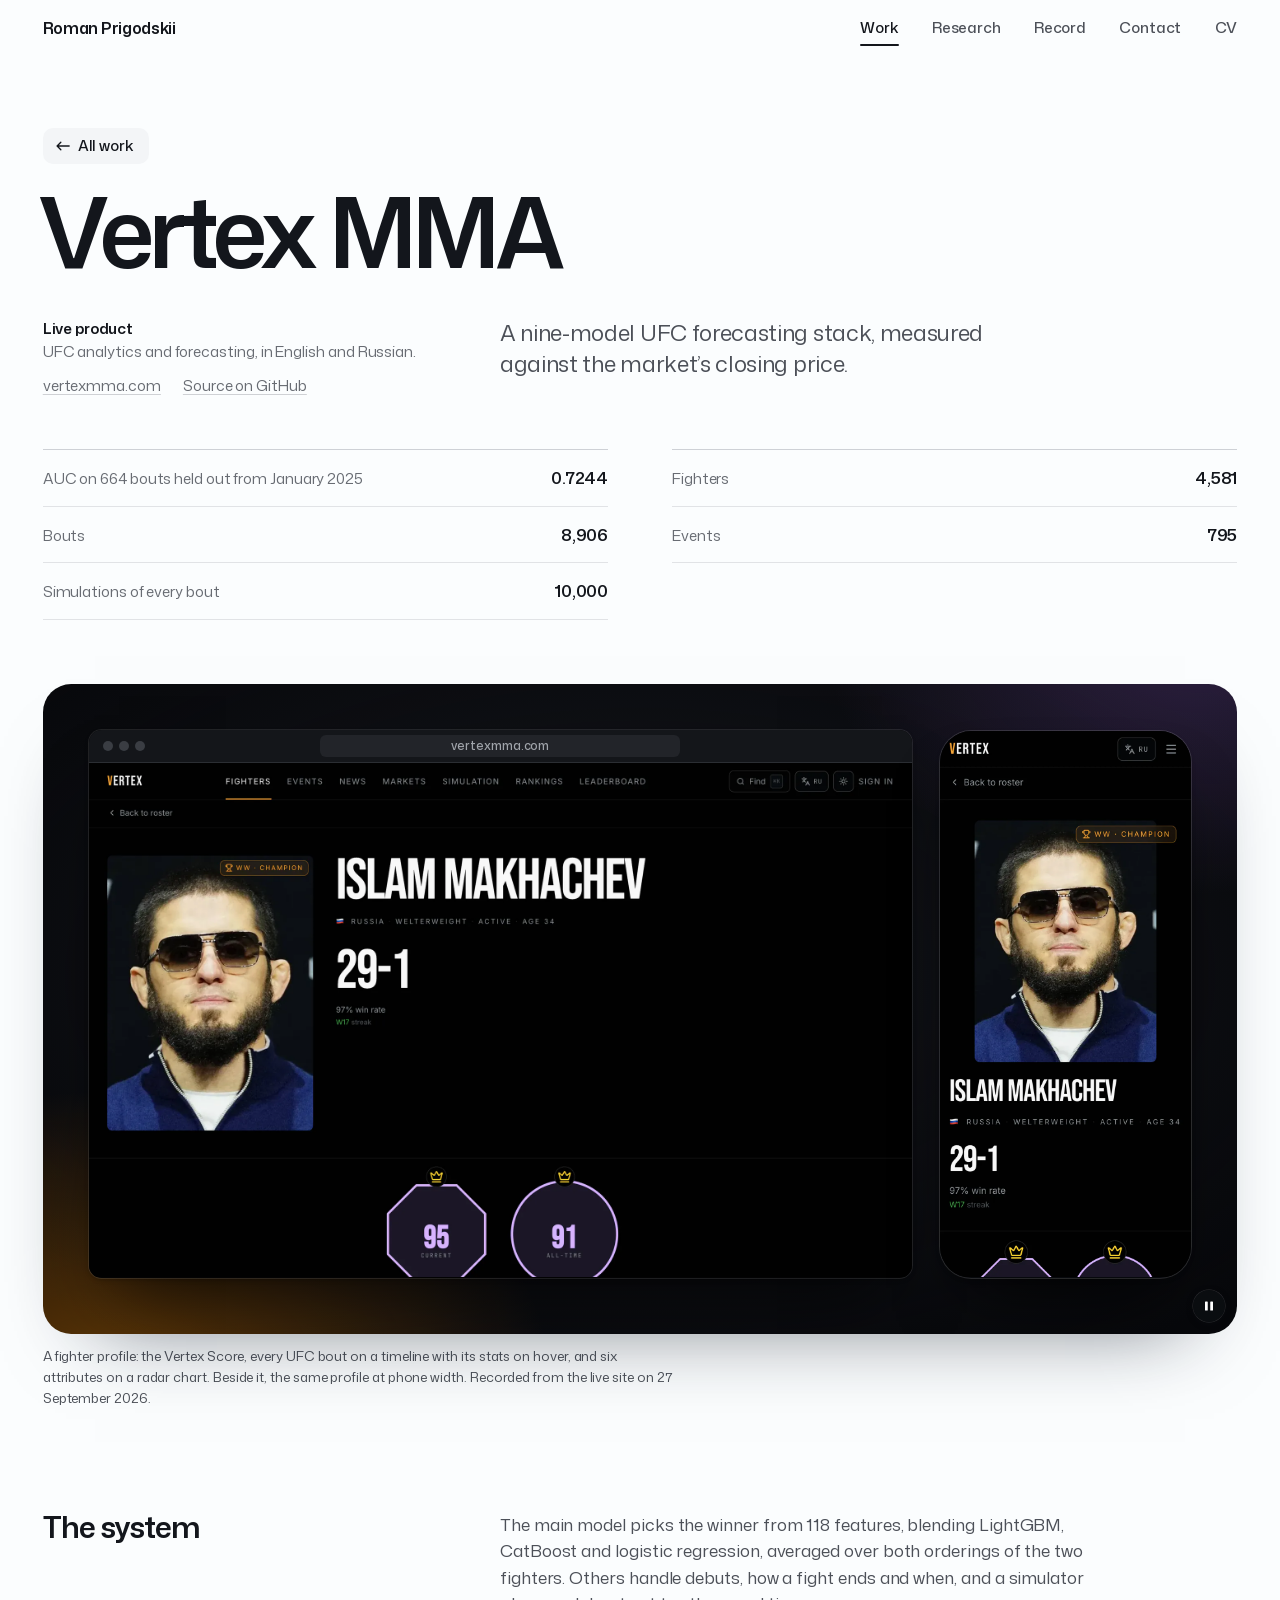
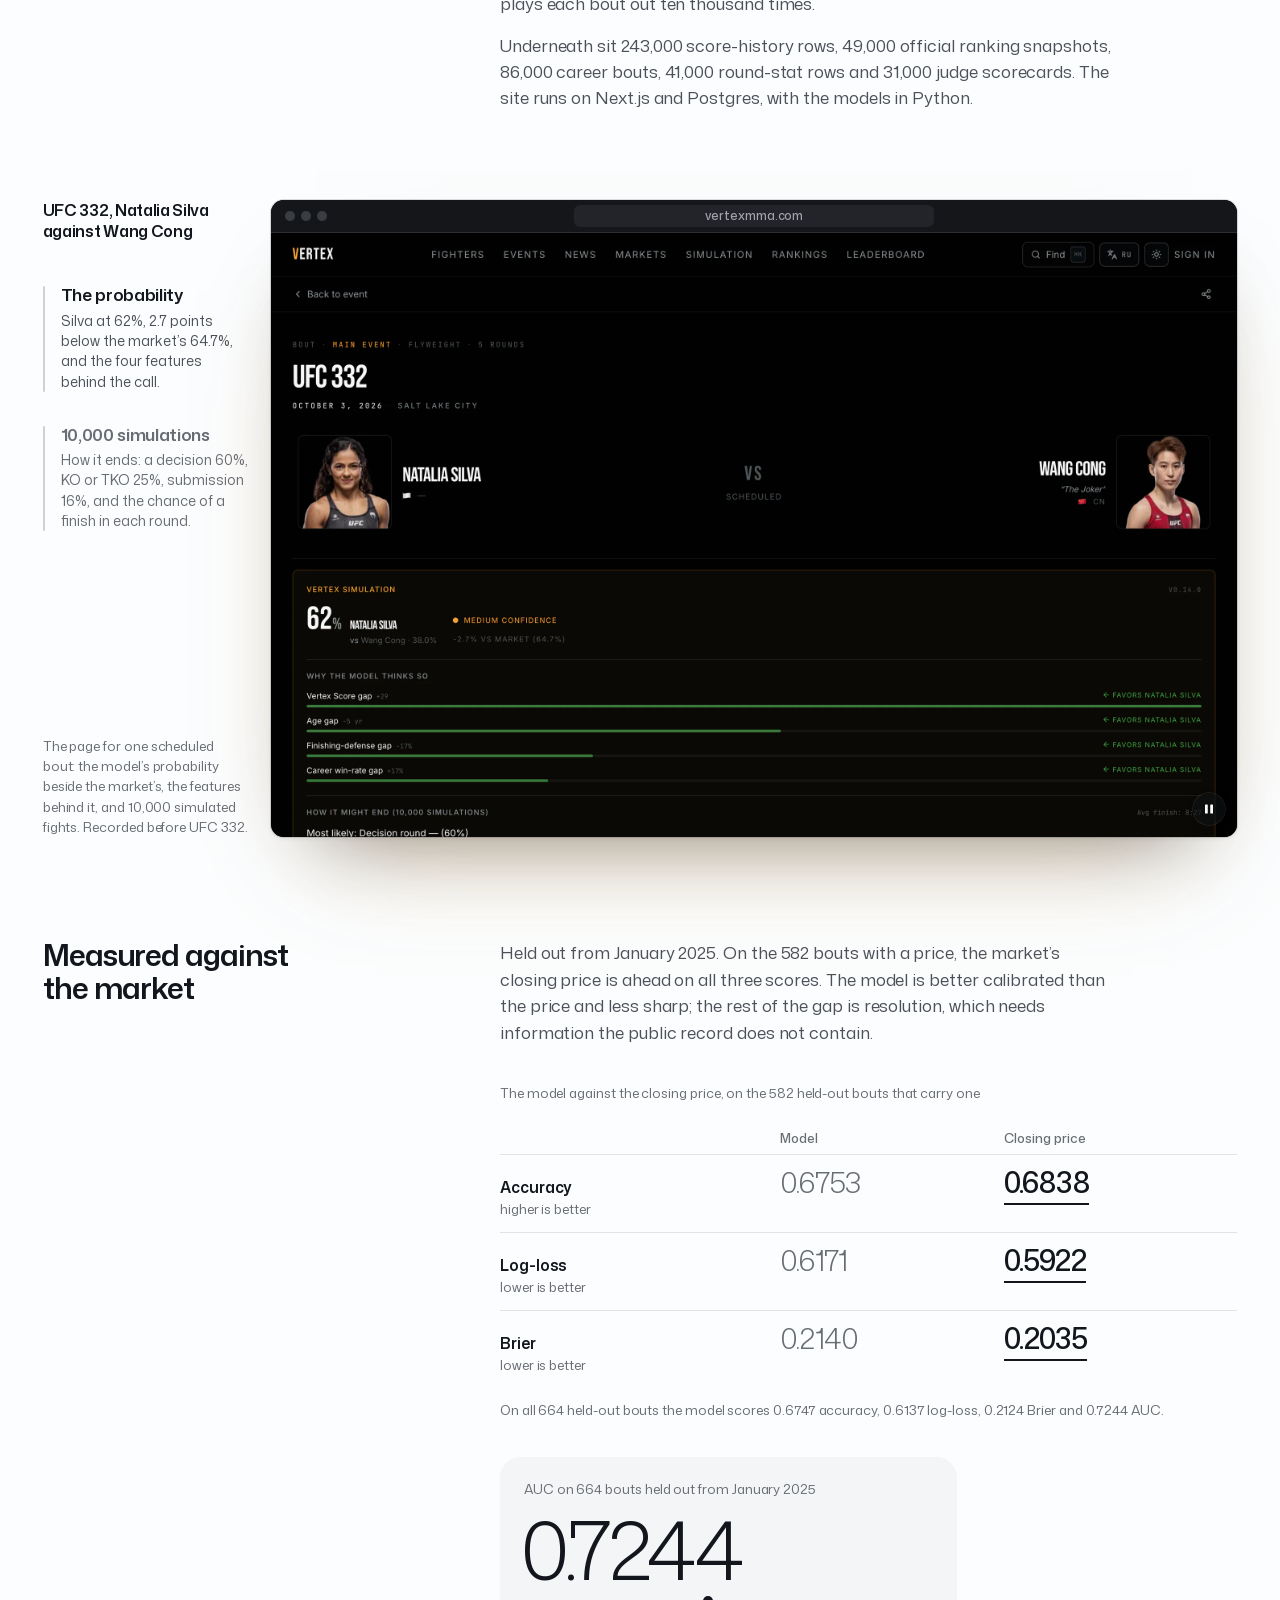
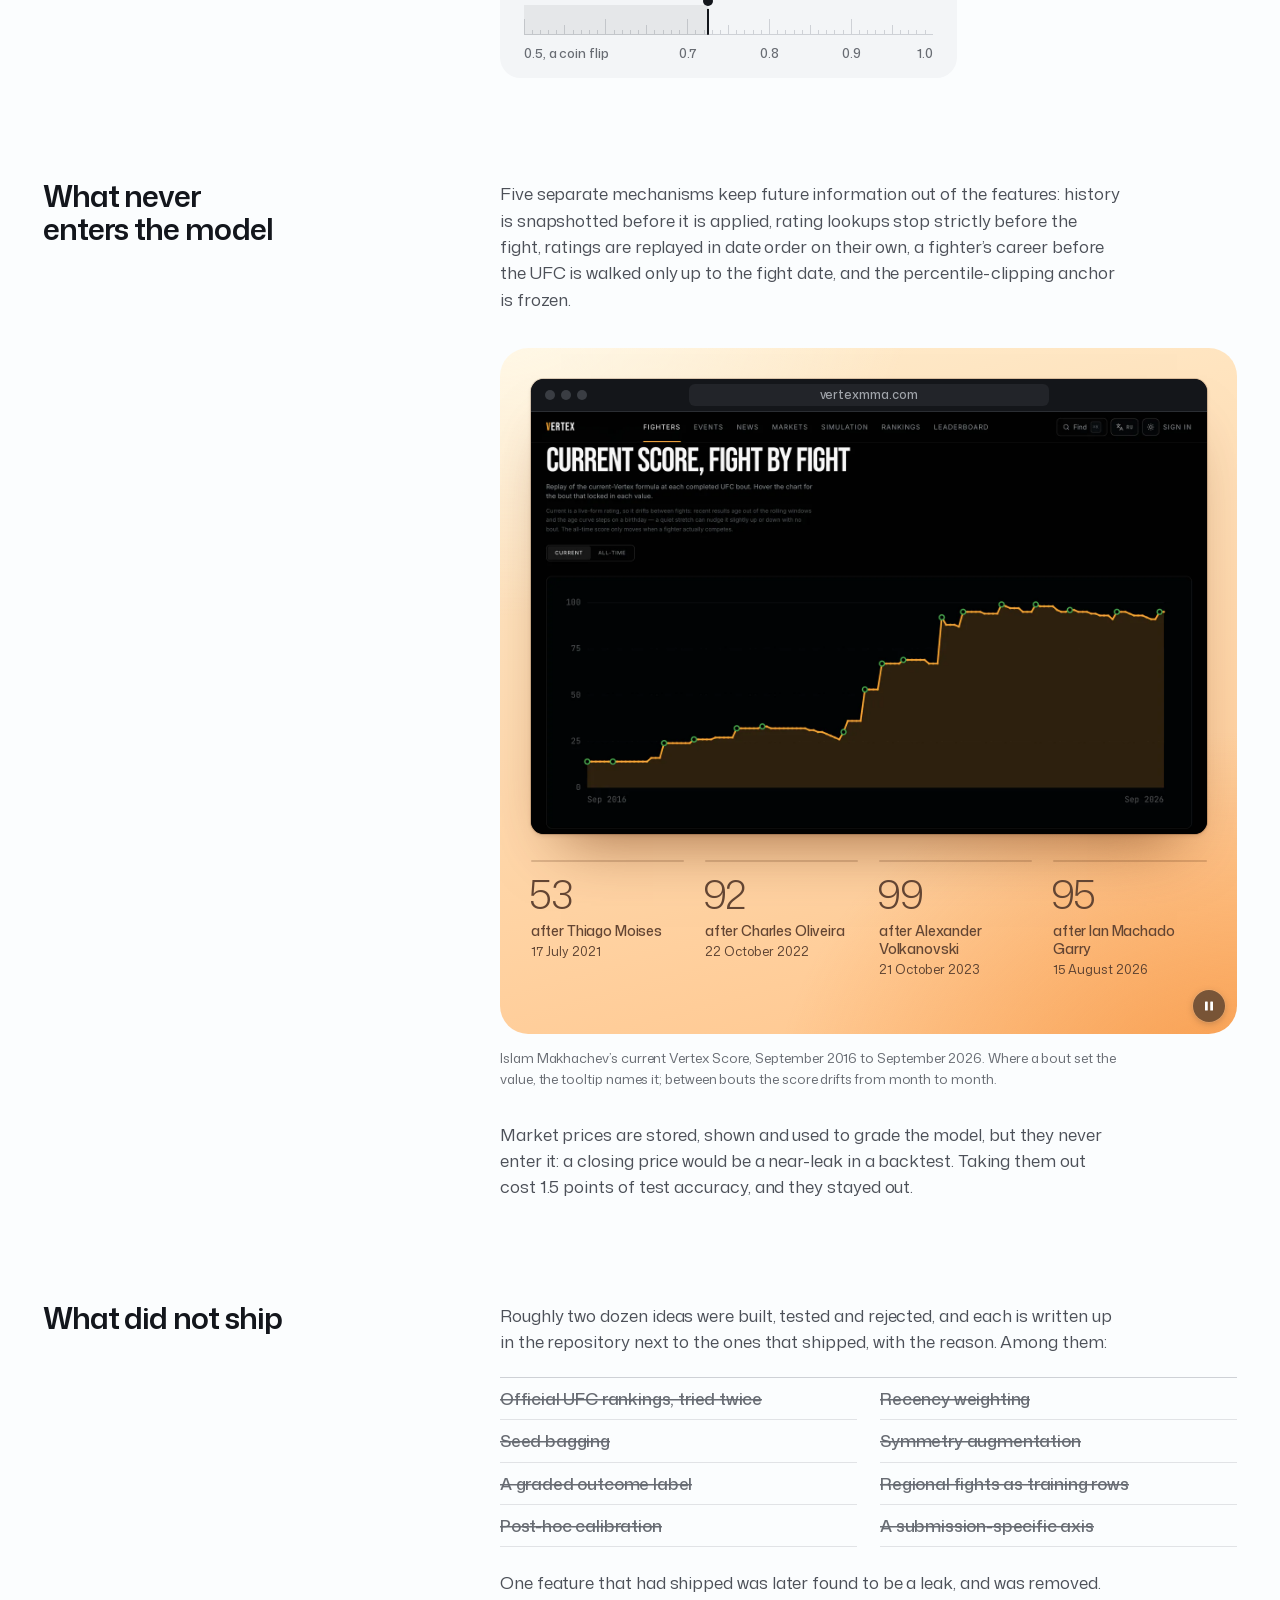
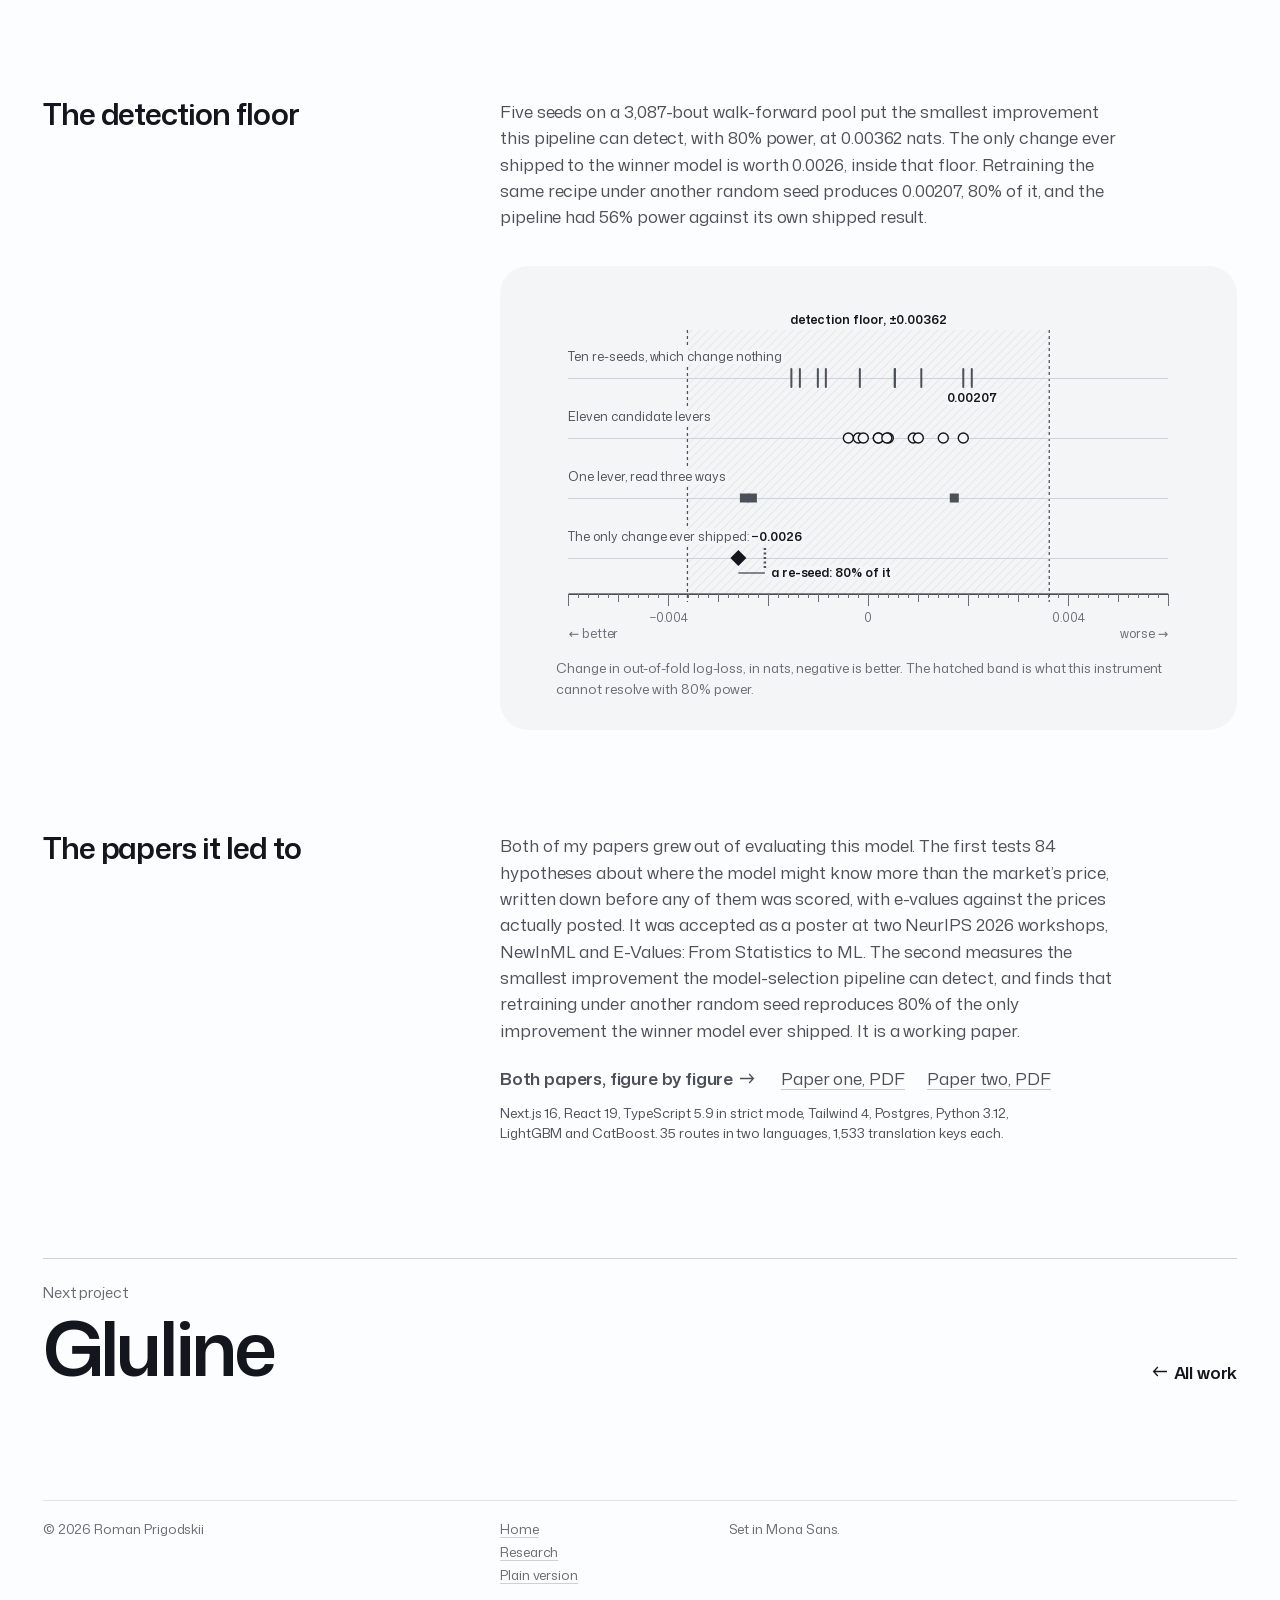
<file: work/vertex-mma/index.html>
<!doctype html>
<html lang="en">
<head>
<meta charset="utf-8">
<meta name="viewport" content="width=device-width, initial-scale=1, viewport-fit=cover">
<title>Vertex MMA, Roman Prigodskii</title>
<meta name="description" content="Vertex MMA: a nine-model UFC forecasting stack, measured against the market's closing price. AUC 0.7244 on 664 held-out bouts. By Roman Prigodskii.">
<meta name="author" content="Roman Prigodskii">
<meta name="theme-color" content="#FBFCFE">
<link rel="canonical" href="https://prigodskii.dev/work/vertex-mma/">
<meta property="og:type" content="article">
<meta property="og:title" content="Vertex MMA, Roman Prigodskii">
<meta property="og:description" content="A nine-model UFC forecasting stack, measured against the market's closing price.">
<meta property="og:url" content="https://prigodskii.dev/work/vertex-mma/">
<meta property="og:image" content="https://prigodskii.dev/assets/img/og.png">
<meta property="og:image:width" content="1200">
<meta property="og:image:height" content="630">
<meta property="og:image:alt" content="Roman Prigodskii: forecasting models that test how efficient market prices are; co-founder and Head of AI at Gluline. Beside it, vertexmma.com in a browser and the Gluline app on a phone.">
<meta name="twitter:card" content="summary_large_image">
<meta name="twitter:image:alt" content="Roman Prigodskii: forecasting models that test how efficient market prices are; co-founder and Head of AI at Gluline. Beside it, vertexmma.com in a browser and the Gluline app on a phone.">
<link rel="icon" href="../../assets/img/mark.svg" type="image/svg+xml">
<link rel="apple-touch-icon" href="../../assets/img/mark-180.png">
<link rel="preload" href="../../assets/fonts/mona-sans-200-900-normal-latin.woff2" as="font" type="font/woff2" crossorigin>
<link rel="stylesheet" href="../../assets/css/site.css">
<link rel="stylesheet" href="../../assets/css/vertex-mma.css">
<!-- the other pages' stylesheets, fetched at idle so that a first click to one waits for nothing (where prefetch is unsupported, assets/js/vt.js fetches them) -->
<link rel="prefetch" href="../../assets/css/gluline.css">
<link rel="prefetch" href="../../assets/css/vertex-boxing.css">
<link rel="prefetch" href="../../assets/css/zacks-ibkr.css">
<link rel="prefetch" href="../../assets/css/indelible.css">
<link rel="prefetch" href="../../assets/css/clipwell.css">
<link rel="prefetch" href="../../assets/css/alfa-romeo.css">
<link rel="prefetch" href="../../assets/css/research.css">
<script>
  document.documentElement.classList.add("js");
  setTimeout(function () { if (!window.__rp) document.documentElement.classList.remove("js"); }, 2500);
</script>
<script src="../../assets/js/vt.js"></script>
<script src="../../assets/js/site.js" defer></script>
</head>
<body data-base="../../">
<a class="skip" href="#main">Skip to the case</a>

<header class="bar" data-bar>
  <div class="frame bar-in">
    <a class="bar-name" href="../../">Roman Prigodskii</a>
    <nav class="bar-nav" aria-label="Site">
      <a href="../../#work" aria-current="true">Work</a>
      <a href="../../research/">Research</a>
      <a href="../../#record">Record</a>
      <a href="../../#contact">Contact</a>
      <a href="../../cv.pdf">CV</a>
    </nav>
  </div>
</header>

<main id="main">
<article class="case" aria-labelledby="case-t">
  <header class="case-hero">
    <div class="frame">
      <p class="crumb" data-rv><a class="back" href="../../#vx-h" data-back><svg viewBox="0 0 18 12" aria-hidden="true" focusable="false"><path d="M17 6H2.5M7 1.5 2.5 6 7 10.5"/></svg>All work</a></p>
      <h1 class="case-title" id="case-t"><span data-vt="vertex-mma">Vertex MMA</span></h1>
      <div class="cols case-a">
        <div class="case-kicker" data-rv style="--d:200ms">
          <b>Live product</b>
          UFC analytics and forecasting, in English and Russian.
          <p class="links"><a href="https://vertexmma.com" rel="noopener">vertexmma.com</a><a href="https://github.com/romanprigodskii/vertex-mma" rel="noopener">Source on GitHub</a></p>
        </div>
        <p class="case-line" data-rv style="--d:260ms">A nine-model UFC forecasting stack, measured against the market&rsquo;s closing price.</p>
      </div>
      <dl class="cols case-facts" data-rv style="--d:320ms">
        <div><dt>AUC on 664 bouts held out from January 2025</dt><dd>0.7244</dd></div>
        <div><dt>fighters</dt><dd>4,581</dd></div>
        <div><dt>bouts</dt><dd>8,906</dd></div>
        <div><dt>events</dt><dd>795</dd></div>
        <div><dt>simulations of every bout</dt><dd>10,000</dd></div>
      </dl>
    </div>
  </header>

  <div class="frame">
    <!-- the lead: one fighter's profile, on a desktop and on a phone -->
    <figure class="case-media vxm-hero">
      <div class="stage vxm-stage" data-shot data-play-group data-title="the Vertex MMA recordings">
        <div class="vxm-devs">
          <div class="win is-dark vxm-win">
            <div class="win-bar"><span class="win-dots"><i></i><i></i><i></i></span><span class="win-url">vertexmma.com</span></div>
            <video data-play muted loop playsinline preload="none" poster="../../assets/img/work/vertex-mma-fighter.webp" width="2000" height="1250" aria-label="Vertex MMA&rsquo;s profile of Islam Makhachev. It starts on the header with his 29-1 record and Vertex Scores of 95 current and 91 all-time, then scrolls to his career timeline. There, hovering two title fights opens their stat cards, UFC 280 against Charles Oliveira and UFC 294 against Alexander Volkanovski, above a six-attribute radar chart."><source src="../../assets/video/vertex-mma-fighter.mp4" type="video/mp4"></video>
          </div>
          <div class="phone vxm-phone"><video data-play muted loop playsinline preload="none" poster="../../assets/img/work/vertex-mma-fighter-mobile.webp" width="780" height="1688" aria-label="Vertex MMA on a phone: Islam Makhachev&rsquo;s profile scrolls from his photo and 29-1 record to his Vertex Score rings, his peak score of 99, his career timeline and a six-attribute radar chart."><source src="../../assets/video/vertex-mma-fighter-mobile.mp4" type="video/mp4"></video></div>
        </div>
      </div>
      <figcaption class="stage-cap">A fighter profile: the Vertex Score, every UFC bout on a timeline with its stats on hover, and six attributes on a radar chart. Beside it, the same profile at phone width. Recorded from the live site on 27 September 2026.</figcaption>
    </figure>

    <section class="cols chapter" aria-labelledby="c1">
      <h2 class="chapter-h" id="c1">The system</h2>
      <div class="chapter-b prose">
        <p>The main model picks the winner from 118 features, blending LightGBM, CatBoost and logistic regression, averaged over both orderings of the two fighters. Others handle debuts, how a fight ends and when, and a simulator plays each bout out ten thousand times.</p>
        <p>Underneath sit 243,000 score-history rows, 49,000 official ranking snapshots, 86,000 career bouts, 41,000 round-stat rows and 31,000 judge scorecards. The site runs on Next.js and Postgres, with the models in Python.</p>
      </div>
    </section>

    <!-- one scheduled bout, as the site shows it; the list beside the window follows the recording -->
    <figure class="vxm-bout" data-vxm-ch data-dur="9.2">
      <figcaption class="vxm-bout-cap">
        <p class="vxm-k" data-rv>UFC 332, Natalia Silva against Wang Cong</p>
        <ol class="vxm-ch">
          <li data-rv style="--d:80ms" data-at="0" data-seek="0"><b>The probability</b><span>Silva at 62%, 2.7 points below the market&rsquo;s 64.7%, and the four features behind the call.</span></li>
          <li data-rv style="--d:160ms" data-at="3.3" data-seek="4"><b>10,000 simulations</b><span>How it ends: a decision 60%, KO or TKO 25%, submission 16%, and the chance of a finish in each round.</span></li>
        </ol>
        <p class="vxm-note" data-rv style="--d:240ms">The page for one scheduled bout: the model&rsquo;s probability beside the market&rsquo;s, the features behind it, and 10,000 simulated fights. Recorded before UFC 332.</p>
      </figcaption>
      <div class="win is-dark vxm-bout-win" data-shot>
        <div class="win-bar"><span class="win-dots"><i></i><i></i><i></i></span><span class="win-url">vertexmma.com</span></div>
        <video data-play muted loop playsinline preload="none" poster="../../assets/img/work/vertex-mma-bout.webp" width="2400" height="1500" aria-label="Vertex MMA&rsquo;s page for the UFC 332 main event, Natalia Silva against Wang Cong. It opens on the model&rsquo;s 62% win probability for Silva, 2.7 points below the market&rsquo;s 64.7%, with the four features behind the call. It then scrolls to a 10,000-run simulation of how and in which round the fight ends, and back."><source src="../../assets/video/vertex-mma-bout.mp4" type="video/mp4"></video>
      </div>
    </figure>

    <section class="cols chapter" aria-labelledby="c2">
      <h2 class="chapter-h" id="c2">Measured against the market</h2>
      <div class="chapter-b">
        <p>Held out from January 2025. On the 582 bouts with a price, the market&rsquo;s closing price is ahead on all three scores. The model is better calibrated than the price and less sharp; the rest of the gap is resolution, which needs information the public record does not contain.</p>
        <div class="vs">
          <table class="nums">
            <caption>The model against the closing price, on the 582 held-out bouts that carry one</caption>
            <thead><tr><th scope="col"><span class="sr">Measure</span></th><th scope="col">Model</th><th scope="col">Closing price</th></tr></thead>
            <tbody>
              <tr><th scope="row">Accuracy <small>higher is better</small></th><td>0.6753</td><td class="is-won"><span>0.6838</span></td></tr>
              <tr><th scope="row">Log-loss <small>lower is better</small></th><td>0.6171</td><td class="is-won"><span>0.5922</span></td></tr>
              <tr><th scope="row">Brier <small>lower is better</small></th><td>0.2140</td><td class="is-won"><span>0.2035</span></td></tr>
            </tbody>
          </table>
          <p class="note">On all 664 held-out bouts the model scores 0.6747 accuracy, 0.6137 log-loss, 0.2124 Brier and 0.7244 AUC.</p>
        </div>
        <figure class="plate auc" data-auc>
          <figcaption>AUC on 664 bouts held out from January 2025</figcaption>
          <p class="auc-v"><span data-auc-v>0.7244</span></p>
          <div class="auc-scale" aria-hidden="true">
            <!--@aucScale--><svg class="auc-svg" width="100%" height="30" focusable="false" aria-hidden="true"><line class="auc-base" x1="0" x2="100%" y1="29.5" y2="29.5"/><line class="auc-t" x1="0%" x2="0%" y1="13.5" y2="29.5"/><line class="auc-t" x1="2%" x2="2%" y1="24.5" y2="29.5"/><line class="auc-t" x1="4%" x2="4%" y1="24.5" y2="29.5"/><line class="auc-t" x1="6%" x2="6%" y1="24.5" y2="29.5"/><line class="auc-t" x1="8%" x2="8%" y1="24.5" y2="29.5"/><line class="auc-t" x1="10%" x2="10%" y1="19.5" y2="29.5"/><line class="auc-t" x1="12%" x2="12%" y1="24.5" y2="29.5"/><line class="auc-t" x1="14%" x2="14%" y1="24.5" y2="29.5"/><line class="auc-t" x1="16%" x2="16%" y1="24.5" y2="29.5"/><line class="auc-t" x1="18%" x2="18%" y1="24.5" y2="29.5"/><line class="auc-t" x1="20%" x2="20%" y1="13.5" y2="29.5"/><line class="auc-t" x1="22%" x2="22%" y1="24.5" y2="29.5"/><line class="auc-t" x1="24%" x2="24%" y1="24.5" y2="29.5"/><line class="auc-t" x1="26%" x2="26%" y1="24.5" y2="29.5"/><line class="auc-t" x1="28%" x2="28%" y1="24.5" y2="29.5"/><line class="auc-t" x1="30%" x2="30%" y1="19.5" y2="29.5"/><line class="auc-t" x1="32%" x2="32%" y1="24.5" y2="29.5"/><line class="auc-t" x1="34%" x2="34%" y1="24.5" y2="29.5"/><line class="auc-t" x1="36%" x2="36%" y1="24.5" y2="29.5"/><line class="auc-t" x1="38%" x2="38%" y1="24.5" y2="29.5"/><line class="auc-t" x1="40%" x2="40%" y1="13.5" y2="29.5"/><line class="auc-t" x1="42%" x2="42%" y1="24.5" y2="29.5"/><line class="auc-t" x1="44%" x2="44%" y1="24.5" y2="29.5"/><line class="auc-t" x1="46%" x2="46%" y1="24.5" y2="29.5"/><line class="auc-t" x1="48%" x2="48%" y1="24.5" y2="29.5"/><line class="auc-t" x1="50%" x2="50%" y1="19.5" y2="29.5"/><line class="auc-t" x1="52%" x2="52%" y1="24.5" y2="29.5"/><line class="auc-t" x1="54%" x2="54%" y1="24.5" y2="29.5"/><line class="auc-t" x1="56%" x2="56%" y1="24.5" y2="29.5"/><line class="auc-t" x1="58%" x2="58%" y1="24.5" y2="29.5"/><line class="auc-t" x1="60%" x2="60%" y1="13.5" y2="29.5"/><line class="auc-t" x1="62%" x2="62%" y1="24.5" y2="29.5"/><line class="auc-t" x1="64%" x2="64%" y1="24.5" y2="29.5"/><line class="auc-t" x1="66%" x2="66%" y1="24.5" y2="29.5"/><line class="auc-t" x1="68%" x2="68%" y1="24.5" y2="29.5"/><line class="auc-t" x1="70%" x2="70%" y1="19.5" y2="29.5"/><line class="auc-t" x1="72%" x2="72%" y1="24.5" y2="29.5"/><line class="auc-t" x1="74%" x2="74%" y1="24.5" y2="29.5"/><line class="auc-t" x1="76%" x2="76%" y1="24.5" y2="29.5"/><line class="auc-t" x1="78%" x2="78%" y1="24.5" y2="29.5"/><line class="auc-t" x1="80%" x2="80%" y1="13.5" y2="29.5"/><line class="auc-t" x1="82%" x2="82%" y1="24.5" y2="29.5"/><line class="auc-t" x1="84%" x2="84%" y1="24.5" y2="29.5"/><line class="auc-t" x1="86%" x2="86%" y1="24.5" y2="29.5"/><line class="auc-t" x1="88%" x2="88%" y1="24.5" y2="29.5"/><line class="auc-t" x1="90%" x2="90%" y1="19.5" y2="29.5"/><line class="auc-t" x1="92%" x2="92%" y1="24.5" y2="29.5"/><line class="auc-t" x1="94%" x2="94%" y1="24.5" y2="29.5"/><line class="auc-t" x1="96%" x2="96%" y1="24.5" y2="29.5"/><line class="auc-t" x1="98%" x2="98%" y1="24.5" y2="29.5"/><line class="auc-t" x1="100%" x2="100%" y1="13.5" y2="29.5"/></svg><!--/@aucScale-->
            <i class="auc-needle" data-auc-needle style="--p:44.88%"></i>
          </div>
          <p class="auc-ends" aria-hidden="true"><span>0.5, a coin flip</span><span>0.7</span><span>0.8</span><span>0.9</span><span>1.0</span></p>
        </figure>
      </div>
    </section>

    <section class="cols chapter" aria-labelledby="c3">
      <h2 class="chapter-h" id="c3">What never enters the model</h2>
      <div class="chapter-b prose">
        <p>Five separate mechanisms keep future information out of the features: history is snapshotted before it is applied, rating lookups stop strictly before the fight, ratings are replayed in date order on their own, a fighter&rsquo;s career before the UFC is walked only up to the fight date, and the percentile-clipping anchor is frozen.</p>
        <figure class="vxm-rate" data-vxm-ch data-dur="9.2">
          <div class="stage vxm-amber" data-shot data-play-group data-title="the Vertex Score chart">
            <div class="win is-dark vxm-rate-win">
              <div class="win-bar"><span class="win-dots"><i></i><i></i><i></i></span><span class="win-url">vertexmma.com</span></div>
              <video data-play muted loop playsinline preload="none" poster="../../assets/img/work/vertex-mma-rating.webp" width="1536" height="960" data-title="the Vertex Score chart" aria-label="A chart on vertexmma.com of Islam Makhachev&rsquo;s current Vertex Score from September 2016 to September 2026. A cursor traces the line. Where a bout set the value, the tooltip names it, among them 53 after Thiago Moises, 92 after Charles Oliveira, 99 after Alexander Volkanovski and 95 after Ian Machado Garry; between bouts it reads as a monthly snapshot with no bout."><source src="../../assets/video/vertex-mma-rating.mp4" type="video/mp4"></video>
            </div>
            <ol class="vxm-steps" aria-label="The steps the cursor stops on">
              <li data-at="3.55" data-seek="3.8"><b>53</b><span>after Thiago Moises</span><small>17 July 2021</small></li>
              <li data-at="4.75" data-seek="5"><b>92</b><span>after Charles Oliveira</span><small>22 October 2022</small></li>
              <li data-at="6.1" data-seek="6.35"><b>99</b><span>after Alexander Volkanovski</span><small>21 October 2023</small></li>
              <li data-at="7.65" data-to="8.85" data-seek="7.9"><b>95</b><span>after Ian Machado Garry</span><small>15 August 2026</small></li>
            </ol>
          </div>
          <figcaption class="stage-cap">Islam Makhachev&rsquo;s current Vertex Score, September 2016 to September 2026. Where a bout set the value, the tooltip names it; between bouts the score drifts from month to month.</figcaption>
        </figure>
        <p>Market prices are stored, shown and used to grade the model, but they never enter it: a closing price would be a near-leak in a backtest. Taking them out cost 1.5 points of test accuracy, and they stayed out.</p>
      </div>
    </section>

    <section class="cols chapter" aria-labelledby="c4">
      <h2 class="chapter-h" id="c4">What did not ship</h2>
      <div class="chapter-b">
        <p>Roughly two dozen ideas were built, tested and rejected, and each is written up in the repository next to the ones that shipped, with the reason. Among them:</p>
        <ul class="rejects" data-watch>
          <li><span style="--i:0">Official UFC rankings, tried twice</span></li>
          <li><span style="--i:1">Recency weighting</span></li>
          <li><span style="--i:2">Seed bagging</span></li>
          <li><span style="--i:3">Symmetry augmentation</span></li>
          <li><span style="--i:4">A graded outcome label</span></li>
          <li><span style="--i:5">Regional fights as training rows</span></li>
          <li><span style="--i:6">Post-hoc calibration</span></li>
          <li><span style="--i:7">A submission-specific axis</span></li>
        </ul>
        <p>One feature that had shipped was later found to be a leak, and was removed.</p>
      </div>
    </section>

    <section class="cols chapter" aria-labelledby="c5">
      <h2 class="chapter-h" id="c5">The detection floor</h2>
      <div class="chapter-b">
        <p>Five seeds on a 3,087-bout walk-forward pool put the smallest improvement this pipeline can detect, with 80% power, at 0.00362 nats. The only change ever shipped to the winner model is worth 0.0026, inside that floor. Retraining the same recipe under another random seed produces 0.00207, 80% of it, and the pipeline had 56% power against its own shipped result.</p>
        <figure class="plate fl" data-fl>
          <div class="fl-wide"><!--@floorWide--><svg class="fl-svg" width="100%" height="256" role="img" aria-labelledby="fl-t-w fl-d-w"><title id="fl-t-w">Everything measured on the main pool, against the detection floor</title><desc id="fl-d-w">Change in out-of-fold log-loss in nats, negative is better, from minus 0.006 to 0.006. The detection floor is plus or minus 0.00362. Ten re-seeds of an unchanged recipe produce effects up to 0.00207. The only change the winner model shipped is worth 0.0026, and the largest re-seed is 80% of it. Every mark lies inside the floor. The arrow keys step through the marks.</desc><defs><pattern id="fl-h-w" width="6" height="6" patternUnits="userSpaceOnUse" patternTransform="rotate(45)"><line x1="0" y1="0" x2="0" y2="6" class="fl-hl"/></pattern></defs><rect class="fl-band" fill="url(#fl-h-w)" x="43.288%" y="16" width="40.423%" height="192"/><line class="fl-edge" x1="43.288%" x2="43.288%" y1="16" y2="216"/><line class="fl-edge" x1="83.712%" x2="83.712%" y1="16" y2="216"/><text class="fl-cap is-l" x="43.288%" y="10" dx="6">detection floor, −0.00362</text><text class="fl-cap" x="83.712%" y="10" dx="-6">+0.00362</text><line class="fl-axis" x1="30%" x2="97%" y1="208" y2="208"/><line class="fl-tk" x1="30%" x2="30%" y1="208" y2="220"/><text class="fl-n" x="30%" y="236">−0.006</text><line class="fl-tk" x1="31.117%" x2="31.117%" y1="208" y2="212"/><line class="fl-tk" x1="32.233%" x2="32.233%" y1="208" y2="212"/><line class="fl-tk" x1="33.35%" x2="33.35%" y1="208" y2="212"/><line class="fl-tk" x1="34.467%" x2="34.467%" y1="208" y2="212"/><line class="fl-tk" x1="35.583%" x2="35.583%" y1="208" y2="216"/><line class="fl-tk" x1="36.7%" x2="36.7%" y1="208" y2="212"/><line class="fl-tk" x1="37.817%" x2="37.817%" y1="208" y2="212"/><line class="fl-tk" x1="38.933%" x2="38.933%" y1="208" y2="212"/><line class="fl-tk" x1="40.05%" x2="40.05%" y1="208" y2="212"/><line class="fl-tk" x1="41.167%" x2="41.167%" y1="208" y2="220"/><text class="fl-n" x="41.167%" y="236">−0.004</text><line class="fl-tk" x1="42.283%" x2="42.283%" y1="208" y2="212"/><line class="fl-tk" x1="43.4%" x2="43.4%" y1="208" y2="212"/><line class="fl-tk" x1="44.517%" x2="44.517%" y1="208" y2="212"/><line class="fl-tk" x1="45.633%" x2="45.633%" y1="208" y2="212"/><line class="fl-tk" x1="46.75%" x2="46.75%" y1="208" y2="216"/><line class="fl-tk" x1="47.867%" x2="47.867%" y1="208" y2="212"/><line class="fl-tk" x1="48.983%" x2="48.983%" y1="208" y2="212"/><line class="fl-tk" x1="50.1%" x2="50.1%" y1="208" y2="212"/><line class="fl-tk" x1="51.217%" x2="51.217%" y1="208" y2="212"/><line class="fl-tk" x1="52.333%" x2="52.333%" y1="208" y2="220"/><text class="fl-n" x="52.333%" y="236">−0.002</text><line class="fl-tk" x1="53.45%" x2="53.45%" y1="208" y2="212"/><line class="fl-tk" x1="54.567%" x2="54.567%" y1="208" y2="212"/><line class="fl-tk" x1="55.683%" x2="55.683%" y1="208" y2="212"/><line class="fl-tk" x1="56.8%" x2="56.8%" y1="208" y2="212"/><line class="fl-tk" x1="57.917%" x2="57.917%" y1="208" y2="216"/><line class="fl-tk" x1="59.033%" x2="59.033%" y1="208" y2="212"/><line class="fl-tk" x1="60.15%" x2="60.15%" y1="208" y2="212"/><line class="fl-tk" x1="61.267%" x2="61.267%" y1="208" y2="212"/><line class="fl-tk" x1="62.383%" x2="62.383%" y1="208" y2="212"/><line class="fl-tk" x1="63.5%" x2="63.5%" y1="208" y2="220"/><text class="fl-n" x="63.5%" y="236">0</text><line class="fl-tk" x1="64.617%" x2="64.617%" y1="208" y2="212"/><line class="fl-tk" x1="65.733%" x2="65.733%" y1="208" y2="212"/><line class="fl-tk" x1="66.85%" x2="66.85%" y1="208" y2="212"/><line class="fl-tk" x1="67.967%" x2="67.967%" y1="208" y2="212"/><line class="fl-tk" x1="69.083%" x2="69.083%" y1="208" y2="216"/><line class="fl-tk" x1="70.2%" x2="70.2%" y1="208" y2="212"/><line class="fl-tk" x1="71.317%" x2="71.317%" y1="208" y2="212"/><line class="fl-tk" x1="72.433%" x2="72.433%" y1="208" y2="212"/><line class="fl-tk" x1="73.55%" x2="73.55%" y1="208" y2="212"/><line class="fl-tk" x1="74.667%" x2="74.667%" y1="208" y2="220"/><text class="fl-n" x="74.667%" y="236">0.002</text><line class="fl-tk" x1="75.783%" x2="75.783%" y1="208" y2="212"/><line class="fl-tk" x1="76.9%" x2="76.9%" y1="208" y2="212"/><line class="fl-tk" x1="78.017%" x2="78.017%" y1="208" y2="212"/><line class="fl-tk" x1="79.133%" x2="79.133%" y1="208" y2="212"/><line class="fl-tk" x1="80.25%" x2="80.25%" y1="208" y2="216"/><line class="fl-tk" x1="81.367%" x2="81.367%" y1="208" y2="212"/><line class="fl-tk" x1="82.483%" x2="82.483%" y1="208" y2="212"/><line class="fl-tk" x1="83.6%" x2="83.6%" y1="208" y2="212"/><line class="fl-tk" x1="84.717%" x2="84.717%" y1="208" y2="212"/><line class="fl-tk" x1="85.833%" x2="85.833%" y1="208" y2="220"/><text class="fl-n" x="85.833%" y="236">0.004</text><line class="fl-tk" x1="86.95%" x2="86.95%" y1="208" y2="212"/><line class="fl-tk" x1="88.067%" x2="88.067%" y1="208" y2="212"/><line class="fl-tk" x1="89.183%" x2="89.183%" y1="208" y2="212"/><line class="fl-tk" x1="90.3%" x2="90.3%" y1="208" y2="212"/><line class="fl-tk" x1="91.417%" x2="91.417%" y1="208" y2="216"/><line class="fl-tk" x1="92.533%" x2="92.533%" y1="208" y2="212"/><line class="fl-tk" x1="93.65%" x2="93.65%" y1="208" y2="212"/><line class="fl-tk" x1="94.767%" x2="94.767%" y1="208" y2="212"/><line class="fl-tk" x1="95.883%" x2="95.883%" y1="208" y2="212"/><line class="fl-tk" x1="97%" x2="97%" y1="208" y2="220"/><text class="fl-n" x="97%" y="236">0.006</text><line class="fl-row" x1="30%" x2="97%" y1="55" y2="55"/><text class="fl-lab" x="0" y="59">Ten re-seeds of the same recipe, which change nothing</text><line class="fl-m fl-null" style="--j:0" data-tip="A re-seed: +0.00053 nats" x1="66.459%" x2="66.459%" y1="46" y2="64"/><line class="fl-m fl-null" style="--j:1" data-tip="A re-seed: −0.00085 nats" x1="58.754%" x2="58.754%" y1="46" y2="64"/><line class="fl-m fl-null" style="--j:2" data-tip="A re-seed: −0.00101 nats" x1="57.861%" x2="57.861%" y1="46" y2="64"/><line class="fl-m fl-null" style="--j:3" data-tip="A re-seed: +0.00106 nats" x1="69.418%" x2="69.418%" y1="46" y2="64"/><line class="fl-m fl-null" style="--j:4" data-tip="A re-seed: −0.00137 nats" x1="55.851%" x2="55.851%" y1="46" y2="64"/><line class="fl-m fl-null" style="--j:5" data-tip="A re-seed: −0.00154 nats" x1="54.902%" x2="54.902%" y1="46" y2="64"/><line class="fl-m fl-null" style="--j:6" data-tip="A re-seed: +0.00053 nats" x1="66.459%" x2="66.459%" y1="46" y2="64"/><line class="fl-m fl-null" style="--j:7" data-tip="A re-seed: −0.00017 nats" x1="62.551%" x2="62.551%" y1="46" y2="64"/><line class="fl-m fl-null" style="--j:8" data-tip="A re-seed: +0.0019 nats" x1="74.108%" x2="74.108%" y1="46" y2="64"/><line class="fl-m fl-null" style="--j:9" data-tip="A re-seed: +0.00207 nats" x1="75.058%" x2="75.058%" y1="46" y2="64"/><line class="fl-row" x1="30%" x2="97%" y1="97" y2="97"/><text class="fl-lab" x="0" y="101">Eleven candidate levers from one study</text><circle class="fl-m fl-lever" style="--j:0" data-tip="Symmetry: both orderings: +0.0015 nats" cx="71.875%" cy="97" r="5"/><circle class="fl-m fl-lever" style="--j:1" data-tip="Symmetry: both orderings, train+val: +0.0002 nats" cx="64.617%" cy="97" r="5"/><circle class="fl-m fl-lever" style="--j:2" data-tip="Drop the leaked title-fight flag: +0.0004 nats" cx="65.733%" cy="97" r="5"/><circle class="fl-m fl-lever" style="--j:3" data-tip="Both of the above: +0.0009 nats" cx="68.525%" cy="97" r="5"/><circle class="fl-m fl-lever" style="--j:4" data-tip="Recency weighting, 8y: +0.001 nats" cx="69.083%" cy="97" r="5"/><circle class="fl-m fl-lever" style="--j:5" data-tip="Recency weighting, 4y: +0.0019 nats" cx="74.108%" cy="97" r="5"/><circle class="fl-m fl-lever" style="--j:6" data-tip="LightGBM, regularised: −0.0004 nats" cx="61.267%" cy="97" r="5"/><circle class="fl-m fl-lever" style="--j:7" data-tip="LightGBM, deeper: −0.0002 nats" cx="62.383%" cy="97" r="5"/><circle class="fl-m fl-lever" style="--j:8" data-tip="Seed bagging, 5 seeds: −0.0001 nats" cx="62.942%" cy="97" r="5"/><circle class="fl-m fl-lever" style="--j:9" data-tip="Age throttle removed: +0.0002 nats" cx="64.617%" cy="97" r="5"/><circle class="fl-m fl-lever" style="--j:10" data-tip="Age throttle raised to 0.75: +0.00037 nats" cx="65.566%" cy="97" r="5"/><line class="fl-row" x1="30%" x2="97%" y1="139" y2="139"/><text class="fl-lab" x="0" y="143">One lever, read three ways</text><svg class="fl-m" x="50.547%" y="139" overflow="visible" style="--j:0" data-tip="Nationality term, cross-fit: −0.00232 nats"><rect class="fl-base" x="-4.5" y="-4.5" width="9" height="9"/></svg><svg class="fl-m" x="49.653%" y="139" overflow="visible" style="--j:1" data-tip="Nationality term, forward: −0.00248 nats"><rect class="fl-base" x="-4.5" y="-4.5" width="9" height="9"/></svg><svg class="fl-m" x="73.103%" y="139" overflow="visible" style="--j:2" data-tip="Nationality term, held-out: +0.00172 nats"><rect class="fl-base" x="-4.5" y="-4.5" width="9" height="9"/></svg><line class="fl-row" x1="30%" x2="97%" y1="181" y2="181"/><text class="fl-lab" x="0" y="185">The only change the winner model shipped</text><svg class="fl-m" x="48.983%" y="181" overflow="visible" style="--j:0" data-tip="Residual correction: −0.0026 nats"><path class="fl-ship" d="M0 -8 L8 0 L0 8 L-8 0 Z"/></svg><text class="fl-ann" x="75.058%" y="42">largest, 0.00207</text><line class="fl-ghost" x1="51.943%" x2="51.943%" y1="171" y2="191"/><line class="fl-brk" x1="48.983%" x2="51.943%" y1="164" y2="164"/><text class="fl-ann" x="50.463%" y="158">a re-seed, 80% of it</text><text class="fl-ann is-r" x="48.983%" y="185" dx="-14" text-anchor="end">−0.0026</text><text class="fl-dir" x="30%" y="252">← better</text><text class="fl-dir is-r" x="97%" y="252">worse →</text></svg><!--/@floorWide--></div>
          <div class="fl-narrow"><!--@floorNarrow--><svg class="fl-svg" width="100%" height="338" role="img" aria-labelledby="fl-t-n fl-d-n"><title id="fl-t-n">Everything measured on the main pool, against the detection floor</title><desc id="fl-d-n">Change in out-of-fold log-loss in nats, negative is better, from minus 0.006 to 0.006. The detection floor is plus or minus 0.00362. Ten re-seeds of an unchanged recipe produce effects up to 0.00207. The only change the winner model shipped is worth 0.0026, and the largest re-seed is 80% of it. Every mark lies inside the floor. The arrow keys step through the marks.</desc><defs><pattern id="fl-h-n" width="6" height="6" patternUnits="userSpaceOnUse" patternTransform="rotate(45)"><line x1="0" y1="0" x2="0" y2="6" class="fl-hl"/></pattern></defs><rect class="fl-band" fill="url(#fl-h-n)" x="21.04%" y="26" width="57.92%" height="264"/><line class="fl-edge" x1="21.04%" x2="21.04%" y1="26" y2="43"/><line class="fl-edge" x1="21.04%" x2="21.04%" y1="63" y2="103"/><line class="fl-edge" x1="21.04%" x2="21.04%" y1="123" y2="163"/><line class="fl-edge" x1="21.04%" x2="21.04%" y1="183" y2="223"/><line class="fl-edge" x1="21.04%" x2="21.04%" y1="243" y2="298"/><line class="fl-edge" x1="78.96%" x2="78.96%" y1="26" y2="298"/><text class="fl-cap is-mid" x="50%" y="20">detection floor, ±0.00362</text><line class="fl-axis" x1="2%" x2="98%" y1="290" y2="290"/><line class="fl-tk" x1="2%" x2="2%" y1="290" y2="302"/><line class="fl-tk" x1="3.6%" x2="3.6%" y1="290" y2="294"/><line class="fl-tk" x1="5.2%" x2="5.2%" y1="290" y2="294"/><line class="fl-tk" x1="6.8%" x2="6.8%" y1="290" y2="294"/><line class="fl-tk" x1="8.4%" x2="8.4%" y1="290" y2="294"/><line class="fl-tk" x1="10%" x2="10%" y1="290" y2="298"/><line class="fl-tk" x1="11.6%" x2="11.6%" y1="290" y2="294"/><line class="fl-tk" x1="13.2%" x2="13.2%" y1="290" y2="294"/><line class="fl-tk" x1="14.8%" x2="14.8%" y1="290" y2="294"/><line class="fl-tk" x1="16.4%" x2="16.4%" y1="290" y2="294"/><line class="fl-tk" x1="18%" x2="18%" y1="290" y2="302"/><text class="fl-n" x="18%" y="318">−0.004</text><line class="fl-tk" x1="19.6%" x2="19.6%" y1="290" y2="294"/><line class="fl-tk" x1="21.2%" x2="21.2%" y1="290" y2="294"/><line class="fl-tk" x1="22.8%" x2="22.8%" y1="290" y2="294"/><line class="fl-tk" x1="24.4%" x2="24.4%" y1="290" y2="294"/><line class="fl-tk" x1="26%" x2="26%" y1="290" y2="298"/><line class="fl-tk" x1="27.6%" x2="27.6%" y1="290" y2="294"/><line class="fl-tk" x1="29.2%" x2="29.2%" y1="290" y2="294"/><line class="fl-tk" x1="30.8%" x2="30.8%" y1="290" y2="294"/><line class="fl-tk" x1="32.4%" x2="32.4%" y1="290" y2="294"/><line class="fl-tk" x1="34%" x2="34%" y1="290" y2="302"/><line class="fl-tk" x1="35.6%" x2="35.6%" y1="290" y2="294"/><line class="fl-tk" x1="37.2%" x2="37.2%" y1="290" y2="294"/><line class="fl-tk" x1="38.8%" x2="38.8%" y1="290" y2="294"/><line class="fl-tk" x1="40.4%" x2="40.4%" y1="290" y2="294"/><line class="fl-tk" x1="42%" x2="42%" y1="290" y2="298"/><line class="fl-tk" x1="43.6%" x2="43.6%" y1="290" y2="294"/><line class="fl-tk" x1="45.2%" x2="45.2%" y1="290" y2="294"/><line class="fl-tk" x1="46.8%" x2="46.8%" y1="290" y2="294"/><line class="fl-tk" x1="48.4%" x2="48.4%" y1="290" y2="294"/><line class="fl-tk" x1="50%" x2="50%" y1="290" y2="302"/><text class="fl-n" x="50%" y="318">0</text><line class="fl-tk" x1="51.6%" x2="51.6%" y1="290" y2="294"/><line class="fl-tk" x1="53.2%" x2="53.2%" y1="290" y2="294"/><line class="fl-tk" x1="54.8%" x2="54.8%" y1="290" y2="294"/><line class="fl-tk" x1="56.4%" x2="56.4%" y1="290" y2="294"/><line class="fl-tk" x1="58%" x2="58%" y1="290" y2="298"/><line class="fl-tk" x1="59.6%" x2="59.6%" y1="290" y2="294"/><line class="fl-tk" x1="61.2%" x2="61.2%" y1="290" y2="294"/><line class="fl-tk" x1="62.8%" x2="62.8%" y1="290" y2="294"/><line class="fl-tk" x1="64.4%" x2="64.4%" y1="290" y2="294"/><line class="fl-tk" x1="66%" x2="66%" y1="290" y2="302"/><line class="fl-tk" x1="67.6%" x2="67.6%" y1="290" y2="294"/><line class="fl-tk" x1="69.2%" x2="69.2%" y1="290" y2="294"/><line class="fl-tk" x1="70.8%" x2="70.8%" y1="290" y2="294"/><line class="fl-tk" x1="72.4%" x2="72.4%" y1="290" y2="294"/><line class="fl-tk" x1="74%" x2="74%" y1="290" y2="298"/><line class="fl-tk" x1="75.6%" x2="75.6%" y1="290" y2="294"/><line class="fl-tk" x1="77.2%" x2="77.2%" y1="290" y2="294"/><line class="fl-tk" x1="78.8%" x2="78.8%" y1="290" y2="294"/><line class="fl-tk" x1="80.4%" x2="80.4%" y1="290" y2="294"/><line class="fl-tk" x1="82%" x2="82%" y1="290" y2="302"/><text class="fl-n" x="82%" y="318">0.004</text><line class="fl-tk" x1="83.6%" x2="83.6%" y1="290" y2="294"/><line class="fl-tk" x1="85.2%" x2="85.2%" y1="290" y2="294"/><line class="fl-tk" x1="86.8%" x2="86.8%" y1="290" y2="294"/><line class="fl-tk" x1="88.4%" x2="88.4%" y1="290" y2="294"/><line class="fl-tk" x1="90%" x2="90%" y1="290" y2="298"/><line class="fl-tk" x1="91.6%" x2="91.6%" y1="290" y2="294"/><line class="fl-tk" x1="93.2%" x2="93.2%" y1="290" y2="294"/><line class="fl-tk" x1="94.8%" x2="94.8%" y1="290" y2="294"/><line class="fl-tk" x1="96.4%" x2="96.4%" y1="290" y2="294"/><line class="fl-tk" x1="98%" x2="98%" y1="290" y2="302"/><line class="fl-row" x1="2%" x2="98%" y1="74" y2="74"/><text class="fl-lab is-top" x="2%" y="57">Ten re-seeds, which change nothing</text><line class="fl-m fl-null" style="--j:0" data-tip="A re-seed: +0.00053 nats" x1="54.24%" x2="54.24%" y1="65" y2="83"/><line class="fl-m fl-null" style="--j:1" data-tip="A re-seed: −0.00085 nats" x1="43.2%" x2="43.2%" y1="65" y2="83"/><line class="fl-m fl-null" style="--j:2" data-tip="A re-seed: −0.00101 nats" x1="41.92%" x2="41.92%" y1="65" y2="83"/><line class="fl-m fl-null" style="--j:3" data-tip="A re-seed: +0.00106 nats" x1="58.48%" x2="58.48%" y1="65" y2="83"/><line class="fl-m fl-null" style="--j:4" data-tip="A re-seed: −0.00137 nats" x1="39.04%" x2="39.04%" y1="65" y2="83"/><line class="fl-m fl-null" style="--j:5" data-tip="A re-seed: −0.00154 nats" x1="37.68%" x2="37.68%" y1="65" y2="83"/><line class="fl-m fl-null" style="--j:6" data-tip="A re-seed: +0.00053 nats" x1="54.24%" x2="54.24%" y1="65" y2="83"/><line class="fl-m fl-null" style="--j:7" data-tip="A re-seed: −0.00017 nats" x1="48.64%" x2="48.64%" y1="65" y2="83"/><line class="fl-m fl-null" style="--j:8" data-tip="A re-seed: +0.0019 nats" x1="65.2%" x2="65.2%" y1="65" y2="83"/><line class="fl-m fl-null" style="--j:9" data-tip="A re-seed: +0.00207 nats" x1="66.56%" x2="66.56%" y1="65" y2="83"/><line class="fl-row" x1="2%" x2="98%" y1="134" y2="134"/><text class="fl-lab is-top" x="2%" y="117">Eleven candidate levers</text><circle class="fl-m fl-lever" style="--j:0" data-tip="Symmetry: both orderings: +0.0015 nats" cx="62%" cy="134" r="5"/><circle class="fl-m fl-lever" style="--j:1" data-tip="Symmetry: both orderings, train+val: +0.0002 nats" cx="51.6%" cy="134" r="5"/><circle class="fl-m fl-lever" style="--j:2" data-tip="Drop the leaked title-fight flag: +0.0004 nats" cx="53.2%" cy="134" r="5"/><circle class="fl-m fl-lever" style="--j:3" data-tip="Both of the above: +0.0009 nats" cx="57.2%" cy="134" r="5"/><circle class="fl-m fl-lever" style="--j:4" data-tip="Recency weighting, 8y: +0.001 nats" cx="58%" cy="134" r="5"/><circle class="fl-m fl-lever" style="--j:5" data-tip="Recency weighting, 4y: +0.0019 nats" cx="65.2%" cy="134" r="5"/><circle class="fl-m fl-lever" style="--j:6" data-tip="LightGBM, regularised: −0.0004 nats" cx="46.8%" cy="134" r="5"/><circle class="fl-m fl-lever" style="--j:7" data-tip="LightGBM, deeper: −0.0002 nats" cx="48.4%" cy="134" r="5"/><circle class="fl-m fl-lever" style="--j:8" data-tip="Seed bagging, 5 seeds: −0.0001 nats" cx="49.2%" cy="134" r="5"/><circle class="fl-m fl-lever" style="--j:9" data-tip="Age throttle removed: +0.0002 nats" cx="51.6%" cy="134" r="5"/><circle class="fl-m fl-lever" style="--j:10" data-tip="Age throttle raised to 0.75: +0.00037 nats" cx="52.96%" cy="134" r="5"/><line class="fl-row" x1="2%" x2="98%" y1="194" y2="194"/><text class="fl-lab is-top" x="2%" y="177">One lever, read three ways</text><svg class="fl-m" x="31.44%" y="194" overflow="visible" style="--j:0" data-tip="Nationality term, cross-fit: −0.00232 nats"><rect class="fl-base" x="-4.5" y="-4.5" width="9" height="9"/></svg><svg class="fl-m" x="30.16%" y="194" overflow="visible" style="--j:1" data-tip="Nationality term, forward: −0.00248 nats"><rect class="fl-base" x="-4.5" y="-4.5" width="9" height="9"/></svg><svg class="fl-m" x="63.76%" y="194" overflow="visible" style="--j:2" data-tip="Nationality term, held-out: +0.00172 nats"><rect class="fl-base" x="-4.5" y="-4.5" width="9" height="9"/></svg><line class="fl-row" x1="2%" x2="98%" y1="254" y2="254"/><text class="fl-lab is-top" x="2%" y="237">The only change ever shipped: <tspan class="fl-v">−0.0026</tspan></text><svg class="fl-m" x="29.2%" y="254" overflow="visible" style="--j:0" data-tip="Residual correction: −0.0026 nats"><path class="fl-ship" d="M0 -8 L8 0 L0 8 L-8 0 Z"/></svg><text class="fl-ann" x="66.56%" y="98">0.00207</text><line class="fl-ghost" x1="33.44%" x2="33.44%" y1="244" y2="264"/><line class="fl-brk" x1="29.2%" x2="33.44%" y1="269" y2="269"/><text class="fl-ann is-l" x="33.44%" y="273" dx="6">a re-seed: 80% of it</text><text class="fl-dir" x="2%" y="334">← better</text><text class="fl-dir is-r" x="98%" y="334">worse →</text></svg><!--/@floorNarrow--></div>
          <div class="fl-tip" data-fl-tip role="status" aria-live="polite" hidden></div>
          <figcaption class="fl-cap-t">Change in out-of-fold log-loss, in nats, negative is better. The hatched band is what this instrument cannot resolve with 80% power.</figcaption>
        </figure>
      </div>
    </section>

    <section class="cols chapter" aria-labelledby="c6">
      <h2 class="chapter-h" id="c6">The papers it led to</h2>
      <div class="chapter-b">
        <p>Both of my papers grew out of evaluating this model. The first tests 84 hypotheses about where the model might know more than the market&rsquo;s price, written down before any of them was scored, with e-values against the prices actually posted. It was accepted as a poster at two NeurIPS 2026 workshops, NewInML and E-Values: From Statistics to ML. The second measures the smallest improvement the model-selection pipeline can detect, and finds that retraining under another random seed reproduces 80% of the only improvement the winner model ever shipped. It is a working paper.</p>
        <p class="links" style="margin-top:22px"><a class="go" href="../../research/">Both papers, figure by figure</a><a href="../../papers/newinml.pdf">Paper one, PDF</a><a href="../../papers/floors.pdf">Paper two, PDF</a></p>
        <p class="fine vxm-stack">Next.js 16, React 19, TypeScript 5.9 in strict mode, Tailwind 4, Postgres, Python 3.12, LightGBM and CatBoost. 35 routes in two languages, 1,533 translation keys each.</p>
      </div>
    </section>

    <nav class="cols next-row next" aria-label="Next project">
      <div>
        <p class="next-k">Next project</p>
        <a class="next-a" href="../gluline/"><span data-vt="gluline">Gluline</span></a>
      </div>
      <p><a class="go is-back" href="../../#vx-h" data-back>All work</a></p>
    </nav>
  </div>
</article>
</main>

<footer class="foot">
  <div class="frame foot-in">
    <p>&copy; 2026 Roman Prigodskii</p>
    <p class="foot-links"><a href="../../">Home</a><a href="../../research/">Research</a><a href="../../plain/">Plain version</a></p>
    <p>Set in Mona Sans.</p>
  </div>
</footer>
<script>
/* The lists beside the bout and rating recordings follow them: the item for
   what is on screen lights up, and each item moves the recording to its part.
   Without this script the lists read as plain captions. */
document.addEventListener("DOMContentLoaded", function () {
  "use strict";
  var RP = window.RP;
  if (!RP || !RP.follow) return;
  Array.prototype.forEach.call(document.querySelectorAll("[data-vxm-ch]"), function (fig) {
    var v = fig.querySelector("video");
    var items = Array.prototype.slice.call(fig.querySelectorAll("li[data-at]"));
    if (!v || !items.length) return;
    /* the bout's list fills as its part plays; the rating's steps light whole */
    var fills = !!fig.querySelector(".vxm-ch");
    var dur = parseFloat(fig.getAttribute("data-dur")) || 0;
    var at = items.map(function (li) { return parseFloat(li.getAttribute("data-at")); });
    var to = items.map(function (li, i) {
      var t = li.getAttribute("data-to");
      return t ? parseFloat(t) : (i + 1 < items.length ? at[i + 1] : dur);
    });
    var cur = -2;
    function paint() {
      var t = v.currentTime, k = -1;
      for (var i = 0; i < items.length; i++) if (t >= at[i] && t < to[i]) k = i;
      if (k !== cur) {
        items.forEach(function (li, i) { li.classList.toggle("is-on", i === k); if (fills && i !== k) RP.fill(li, 0); });
        cur = k;
      }
      if (k >= 0) {
        var span = to[k] - at[k], p = Math.min(1, Math.max(0, (t - at[k]) / span));
        if (fills) RP.fill(items[k], p, span, RP.running(v));
        return span * (1 - p);
      }
      /* between items: until the next one begins, round the loop if need be */
      var next = Infinity;
      at.forEach(function (a) { if (a > t && a - t < next) next = a - t; });
      return next < Infinity ? next : Math.max(0, (v.duration || dur) - t) + Math.min.apply(null, at);
    }
    function live() { fig.classList.add("is-live"); }
    v.addEventListener("play", live);
    RP.follow(v, paint);
    items.forEach(function (li) {
      var b = document.createElement("button"), sr = document.createElement("span");
      b.type = "button";
      b.className = "vxm-go";
      sr.className = "sr";
      sr.textContent = "Show in the recording: ";
      b.appendChild(sr);
      while (li.firstChild) b.appendChild(li.firstChild);
      li.appendChild(b);
      b.addEventListener("click", function () {
        var s = parseFloat(li.getAttribute("data-seek")) || 0;
        live();
        if (v.readyState < 1) {
          v.preload = "auto";
          v.addEventListener("loadedmetadata", function once() { v.removeEventListener("loadedmetadata", once); v.currentTime = s; });
          v.load();
        } else v.currentTime = s;
      });
    });
  });
});
</script>
</body>
</html>
</file>
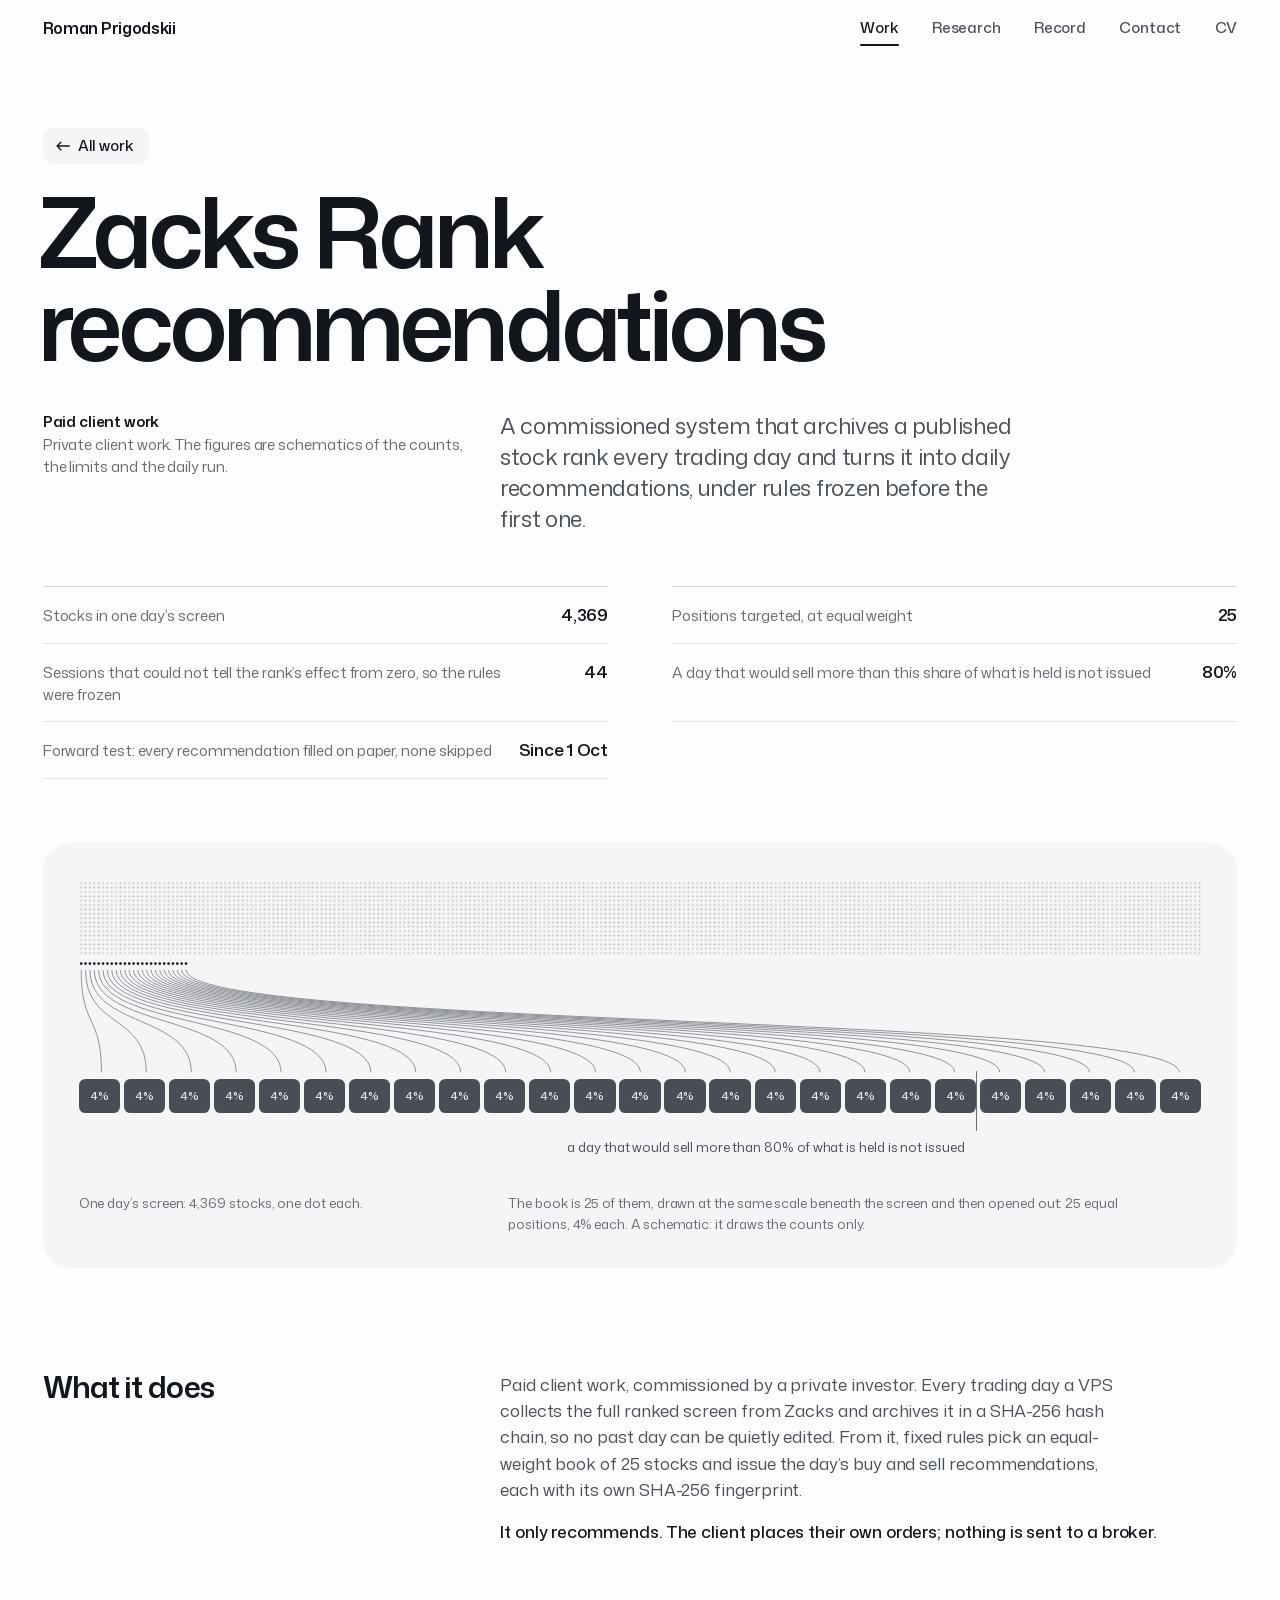
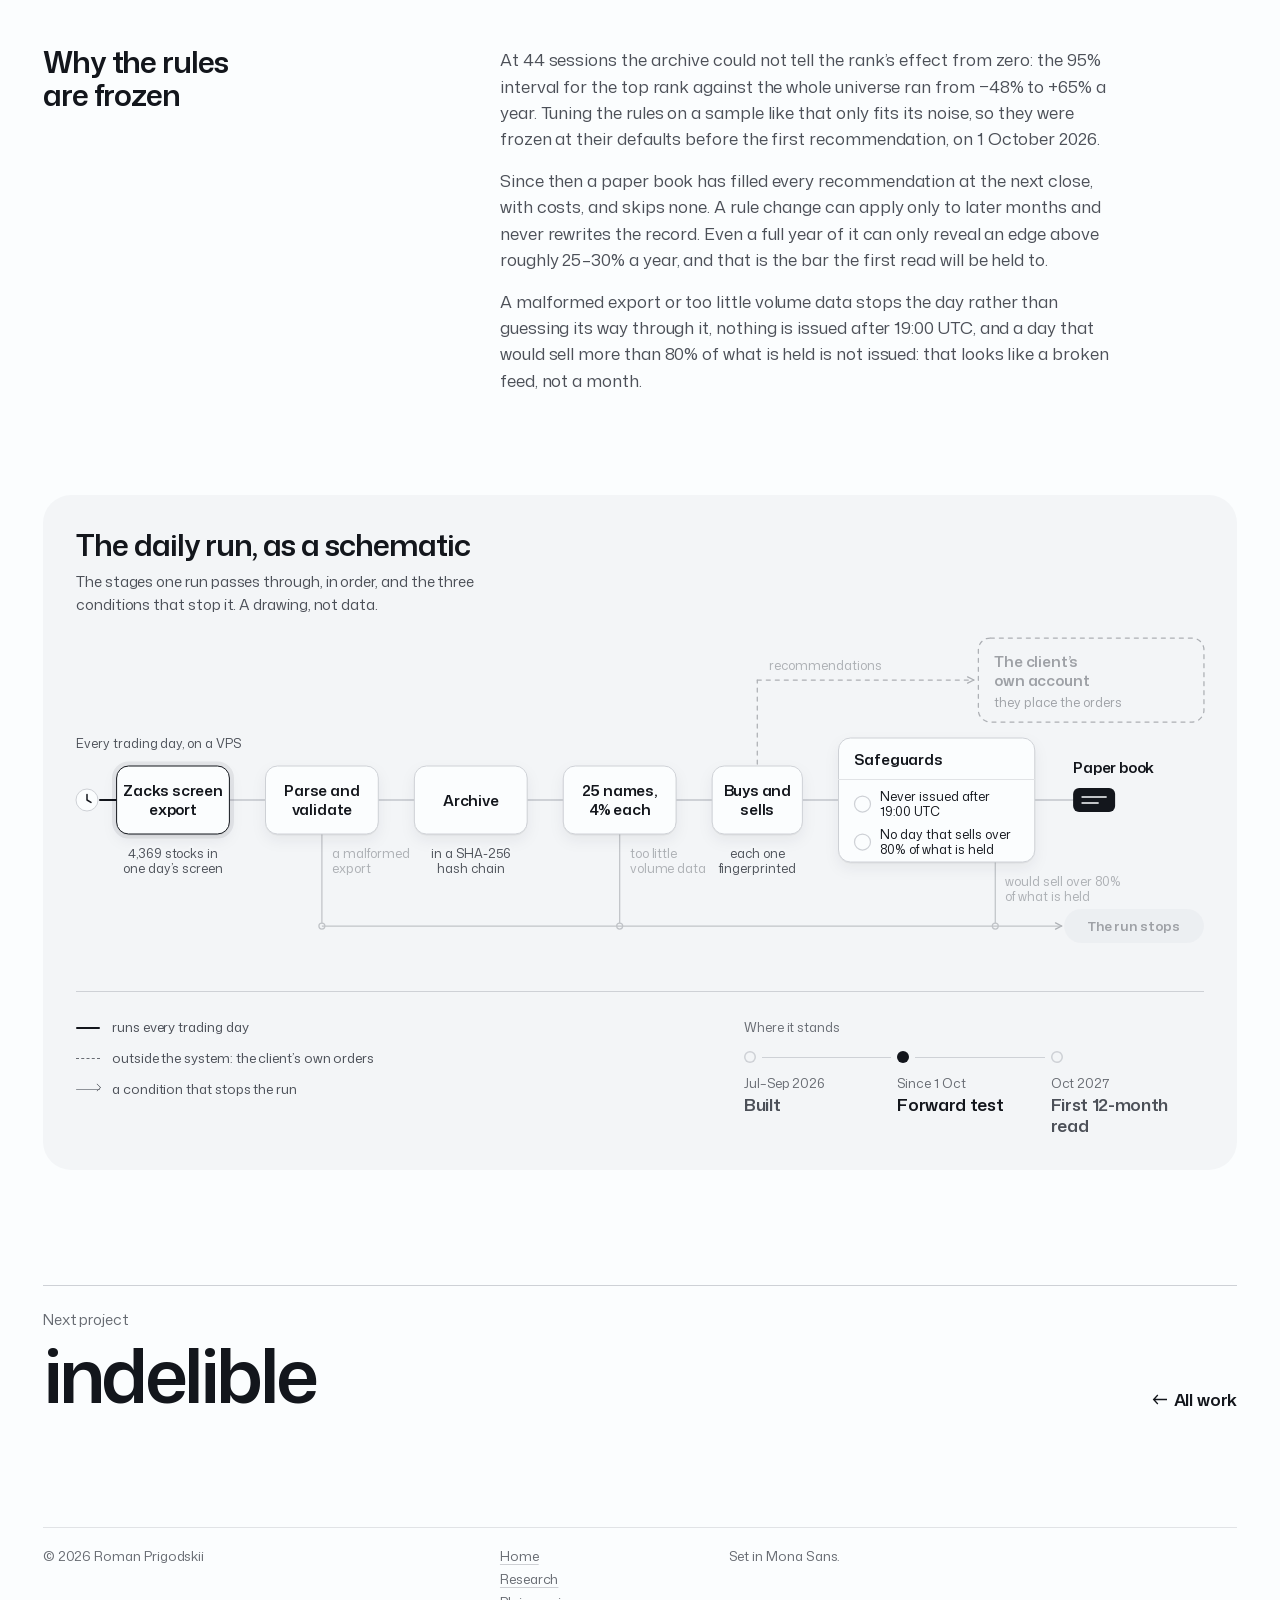
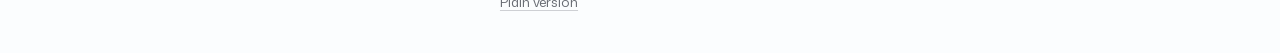
<file: work/zacks-ibkr/index.html>
<!doctype html>
<html lang="en">
<head>
<meta charset="utf-8">
<meta name="viewport" content="width=device-width, initial-scale=1, viewport-fit=cover">
<title>Zacks Rank recommendations, Roman Prigodskii</title>
<meta name="description" content="Zacks Rank recommendations: a commissioned system that archives a published stock rank every trading day and turns it into daily recommendations, under rules frozen before the first one.">
<meta name="author" content="Roman Prigodskii">
<meta name="theme-color" content="#FBFCFE">
<link rel="canonical" href="https://prigodskii.dev/work/zacks-ibkr/">
<meta property="og:type" content="article">
<meta property="og:title" content="Zacks Rank recommendations, Roman Prigodskii">
<meta property="og:description" content="A commissioned system that archives a published stock rank every trading day and turns it into daily recommendations, under rules frozen before the first one.">
<meta property="og:url" content="https://prigodskii.dev/work/zacks-ibkr/">
<meta property="og:image" content="https://prigodskii.dev/assets/img/og.png">
<meta property="og:image:width" content="1200">
<meta property="og:image:height" content="630">
<meta property="og:image:alt" content="Roman Prigodskii: forecasting models that test how efficient market prices are; co-founder and Head of AI at Gluline. Beside it, vertexmma.com in a browser and the Gluline app on a phone.">
<meta name="twitter:card" content="summary_large_image">
<meta name="twitter:image:alt" content="Roman Prigodskii: forecasting models that test how efficient market prices are; co-founder and Head of AI at Gluline. Beside it, vertexmma.com in a browser and the Gluline app on a phone.">
<link rel="icon" href="../../assets/img/mark.svg" type="image/svg+xml">
<link rel="apple-touch-icon" href="../../assets/img/mark-180.png">
<link rel="preload" href="../../assets/fonts/mona-sans-200-900-normal-latin.woff2" as="font" type="font/woff2" crossorigin>
<link rel="stylesheet" href="../../assets/css/site.css">
<link rel="stylesheet" href="../../assets/css/zacks-ibkr.css">
<!-- the other pages' stylesheets, fetched at idle so that a first click to one waits for nothing (where prefetch is unsupported, assets/js/vt.js fetches them) -->
<link rel="prefetch" href="../../assets/css/vertex-mma.css">
<link rel="prefetch" href="../../assets/css/gluline.css">
<link rel="prefetch" href="../../assets/css/vertex-boxing.css">
<link rel="prefetch" href="../../assets/css/indelible.css">
<link rel="prefetch" href="../../assets/css/clipwell.css">
<link rel="prefetch" href="../../assets/css/alfa-romeo.css">
<link rel="prefetch" href="../../assets/css/research.css">
<script>
  document.documentElement.classList.add("js");
  setTimeout(function () { if (!window.__rp) document.documentElement.classList.remove("js"); }, 2500);
</script>
<script src="../../assets/js/vt.js"></script>
<script src="../../assets/js/site.js" defer></script>
<script src="../../assets/js/zacks-ibkr.js" defer></script>
</head>
<body data-base="../../">
<a class="skip" href="#main">Skip to the case</a>

<header class="bar" data-bar>
  <div class="frame bar-in">
    <a class="bar-name" href="../../">Roman Prigodskii</a>
    <nav class="bar-nav" aria-label="Site">
      <a href="../../#work" aria-current="true">Work</a>
      <a href="../../research/">Research</a>
      <a href="../../#record">Record</a>
      <a href="../../#contact">Contact</a>
      <a href="../../cv.pdf">CV</a>
    </nav>
  </div>
</header>

<main id="main">
<article class="case zi" aria-labelledby="case-t">
  <header class="case-hero">
    <div class="frame">
      <p class="crumb" data-rv><a class="back" href="../../#zk-h" data-back><svg viewBox="0 0 18 12" aria-hidden="true" focusable="false"><path d="M17 6H2.5M7 1.5 2.5 6 7 10.5"/></svg>All work</a></p>
      <h1 class="case-title" id="case-t"><span data-vt="zacks-ibkr">Zacks Rank recommendations</span></h1>
      <div class="cols case-a">
        <div class="case-kicker" data-rv style="--d:200ms">
          <b>Paid client work</b>
          Private client work. The figures are schematics of the counts, the limits and the daily run.
        </div>
        <p class="case-line" data-rv style="--d:260ms">A commissioned system that archives a published stock rank every trading day and turns it into daily recommendations, under rules frozen before the first one.</p>
      </div>
      <dl class="cols case-facts" data-rv style="--d:320ms">
        <div><dt>stocks in one day&rsquo;s screen</dt><dd>4,369</dd></div>
        <div><dt>positions targeted, at equal weight</dt><dd>25</dd></div>
        <div><dt>sessions that could not tell the rank&rsquo;s effect from zero, so the rules were frozen</dt><dd>44</dd></div>
        <div><dt>a day that would sell more than this share of what is held is not issued</dt><dd>80%</dd></div>
        <div><dt>forward test: every recommendation filled on paper, none skipped</dt><dd>Since 1&nbsp;Oct</dd></div>
      </dl>
    </div>
  </header>

  <div class="frame">
    <figure class="zk zi-zk" data-zk>
      <div class="fl-wide"><div class="plate zk-f"><!--@zkWide--><svg class="zk-field" viewBox="0 0 257 19.4" width="100%" preserveAspectRatio="xMinYMin meet" focusable="false" aria-hidden="true"><defs><pattern id="zk-dot-257" width="1" height="1" patternUnits="userSpaceOnUse"><circle cx="0.5" cy="0.5" r="0.22" class="zk-d"/></pattern></defs><rect x="0" y="0" width="257" height="17" fill="url(#zk-dot-257)"/><g class="zk-picks"><circle class="zk-p" style="--i:0" cx="0.5" cy="18.9" r="0.3"/><circle class="zk-p" style="--i:1" cx="1.5" cy="18.9" r="0.3"/><circle class="zk-p" style="--i:2" cx="2.5" cy="18.9" r="0.3"/><circle class="zk-p" style="--i:3" cx="3.5" cy="18.9" r="0.3"/><circle class="zk-p" style="--i:4" cx="4.5" cy="18.9" r="0.3"/><circle class="zk-p" style="--i:5" cx="5.5" cy="18.9" r="0.3"/><circle class="zk-p" style="--i:6" cx="6.5" cy="18.9" r="0.3"/><circle class="zk-p" style="--i:7" cx="7.5" cy="18.9" r="0.3"/><circle class="zk-p" style="--i:8" cx="8.5" cy="18.9" r="0.3"/><circle class="zk-p" style="--i:9" cx="9.5" cy="18.9" r="0.3"/><circle class="zk-p" style="--i:10" cx="10.5" cy="18.9" r="0.3"/><circle class="zk-p" style="--i:11" cx="11.5" cy="18.9" r="0.3"/><circle class="zk-p" style="--i:12" cx="12.5" cy="18.9" r="0.3"/><circle class="zk-p" style="--i:13" cx="13.5" cy="18.9" r="0.3"/><circle class="zk-p" style="--i:14" cx="14.5" cy="18.9" r="0.3"/><circle class="zk-p" style="--i:15" cx="15.5" cy="18.9" r="0.3"/><circle class="zk-p" style="--i:16" cx="16.5" cy="18.9" r="0.3"/><circle class="zk-p" style="--i:17" cx="17.5" cy="18.9" r="0.3"/><circle class="zk-p" style="--i:18" cx="18.5" cy="18.9" r="0.3"/><circle class="zk-p" style="--i:19" cx="19.5" cy="18.9" r="0.3"/><circle class="zk-p" style="--i:20" cx="20.5" cy="18.9" r="0.3"/><circle class="zk-p" style="--i:21" cx="21.5" cy="18.9" r="0.3"/><circle class="zk-p" style="--i:22" cx="22.5" cy="18.9" r="0.3"/><circle class="zk-p" style="--i:23" cx="23.5" cy="18.9" r="0.3"/><circle class="zk-p" style="--i:24" cx="24.5" cy="18.9" r="0.3"/></g></svg><!--/@zkWide--></div><div class="zk-flow"><!--@fanWide--><svg viewBox="0 0 1000 60" preserveAspectRatio="none" focusable="false" aria-hidden="true"><path style="--i:0" vector-effect="non-scaling-stroke" d="M1.95 0 C 1.95 34, 20 26, 20 60"/><path style="--i:1" vector-effect="non-scaling-stroke" d="M5.84 0 C 5.84 34, 60 26, 60 60"/><path style="--i:2" vector-effect="non-scaling-stroke" d="M9.73 0 C 9.73 34, 100 26, 100 60"/><path style="--i:3" vector-effect="non-scaling-stroke" d="M13.62 0 C 13.62 34, 140 26, 140 60"/><path style="--i:4" vector-effect="non-scaling-stroke" d="M17.51 0 C 17.51 34, 180 26, 180 60"/><path style="--i:5" vector-effect="non-scaling-stroke" d="M21.4 0 C 21.4 34, 220 26, 220 60"/><path style="--i:6" vector-effect="non-scaling-stroke" d="M25.29 0 C 25.29 34, 260 26, 260 60"/><path style="--i:7" vector-effect="non-scaling-stroke" d="M29.18 0 C 29.18 34, 300 26, 300 60"/><path style="--i:8" vector-effect="non-scaling-stroke" d="M33.07 0 C 33.07 34, 340 26, 340 60"/><path style="--i:9" vector-effect="non-scaling-stroke" d="M36.96 0 C 36.96 34, 380 26, 380 60"/><path style="--i:10" vector-effect="non-scaling-stroke" d="M40.86 0 C 40.86 34, 420 26, 420 60"/><path style="--i:11" vector-effect="non-scaling-stroke" d="M44.75 0 C 44.75 34, 460 26, 460 60"/><path style="--i:12" vector-effect="non-scaling-stroke" d="M48.64 0 C 48.64 34, 500 26, 500 60"/><path style="--i:13" vector-effect="non-scaling-stroke" d="M52.53 0 C 52.53 34, 540 26, 540 60"/><path style="--i:14" vector-effect="non-scaling-stroke" d="M56.42 0 C 56.42 34, 580 26, 580 60"/><path style="--i:15" vector-effect="non-scaling-stroke" d="M60.31 0 C 60.31 34, 620 26, 620 60"/><path style="--i:16" vector-effect="non-scaling-stroke" d="M64.2 0 C 64.2 34, 660 26, 660 60"/><path style="--i:17" vector-effect="non-scaling-stroke" d="M68.09 0 C 68.09 34, 700 26, 700 60"/><path style="--i:18" vector-effect="non-scaling-stroke" d="M71.98 0 C 71.98 34, 740 26, 740 60"/><path style="--i:19" vector-effect="non-scaling-stroke" d="M75.88 0 C 75.88 34, 780 26, 780 60"/><path style="--i:20" vector-effect="non-scaling-stroke" d="M79.77 0 C 79.77 34, 820 26, 820 60"/><path style="--i:21" vector-effect="non-scaling-stroke" d="M83.66 0 C 83.66 34, 860 26, 860 60"/><path style="--i:22" vector-effect="non-scaling-stroke" d="M87.55 0 C 87.55 34, 900 26, 900 60"/><path style="--i:23" vector-effect="non-scaling-stroke" d="M91.44 0 C 91.44 34, 940 26, 940 60"/><path style="--i:24" vector-effect="non-scaling-stroke" d="M95.33 0 C 95.33 34, 980 26, 980 60"/></svg><!--/@fanWide--></div></div>
      <div class="fl-narrow"><div class="plate zk-f"><!--@zkNarrow--><svg class="zk-field" viewBox="0 0 91 51.4" width="100%" preserveAspectRatio="xMinYMin meet" focusable="false" aria-hidden="true"><defs><pattern id="zk-dot-91" width="1" height="1" patternUnits="userSpaceOnUse"><circle cx="0.5" cy="0.5" r="0.22" class="zk-d"/></pattern></defs><rect x="0" y="0" width="91" height="48" fill="url(#zk-dot-91)"/><rect x="0" y="48" width="1" height="1" fill="url(#zk-dot-91)"/><g class="zk-picks"><circle class="zk-p" style="--i:0" cx="0.5" cy="50.9" r="0.3"/><circle class="zk-p" style="--i:1" cx="1.5" cy="50.9" r="0.3"/><circle class="zk-p" style="--i:2" cx="2.5" cy="50.9" r="0.3"/><circle class="zk-p" style="--i:3" cx="3.5" cy="50.9" r="0.3"/><circle class="zk-p" style="--i:4" cx="4.5" cy="50.9" r="0.3"/><circle class="zk-p" style="--i:5" cx="5.5" cy="50.9" r="0.3"/><circle class="zk-p" style="--i:6" cx="6.5" cy="50.9" r="0.3"/><circle class="zk-p" style="--i:7" cx="7.5" cy="50.9" r="0.3"/><circle class="zk-p" style="--i:8" cx="8.5" cy="50.9" r="0.3"/><circle class="zk-p" style="--i:9" cx="9.5" cy="50.9" r="0.3"/><circle class="zk-p" style="--i:10" cx="10.5" cy="50.9" r="0.3"/><circle class="zk-p" style="--i:11" cx="11.5" cy="50.9" r="0.3"/><circle class="zk-p" style="--i:12" cx="12.5" cy="50.9" r="0.3"/><circle class="zk-p" style="--i:13" cx="13.5" cy="50.9" r="0.3"/><circle class="zk-p" style="--i:14" cx="14.5" cy="50.9" r="0.3"/><circle class="zk-p" style="--i:15" cx="15.5" cy="50.9" r="0.3"/><circle class="zk-p" style="--i:16" cx="16.5" cy="50.9" r="0.3"/><circle class="zk-p" style="--i:17" cx="17.5" cy="50.9" r="0.3"/><circle class="zk-p" style="--i:18" cx="18.5" cy="50.9" r="0.3"/><circle class="zk-p" style="--i:19" cx="19.5" cy="50.9" r="0.3"/><circle class="zk-p" style="--i:20" cx="20.5" cy="50.9" r="0.3"/><circle class="zk-p" style="--i:21" cx="21.5" cy="50.9" r="0.3"/><circle class="zk-p" style="--i:22" cx="22.5" cy="50.9" r="0.3"/><circle class="zk-p" style="--i:23" cx="23.5" cy="50.9" r="0.3"/><circle class="zk-p" style="--i:24" cx="24.5" cy="50.9" r="0.3"/></g></svg><!--/@zkNarrow--></div><div class="zk-flow"><!--@fanNarrow--><svg viewBox="0 0 1000 60" preserveAspectRatio="none" focusable="false" aria-hidden="true"><path style="--i:0" vector-effect="non-scaling-stroke" d="M5.49 0 C 5.49 34, 20 26, 20 60"/><path style="--i:1" vector-effect="non-scaling-stroke" d="M16.48 0 C 16.48 34, 60 26, 60 60"/><path style="--i:2" vector-effect="non-scaling-stroke" d="M27.47 0 C 27.47 34, 100 26, 100 60"/><path style="--i:3" vector-effect="non-scaling-stroke" d="M38.46 0 C 38.46 34, 140 26, 140 60"/><path style="--i:4" vector-effect="non-scaling-stroke" d="M49.45 0 C 49.45 34, 180 26, 180 60"/><path style="--i:5" vector-effect="non-scaling-stroke" d="M60.44 0 C 60.44 34, 220 26, 220 60"/><path style="--i:6" vector-effect="non-scaling-stroke" d="M71.43 0 C 71.43 34, 260 26, 260 60"/><path style="--i:7" vector-effect="non-scaling-stroke" d="M82.42 0 C 82.42 34, 300 26, 300 60"/><path style="--i:8" vector-effect="non-scaling-stroke" d="M93.41 0 C 93.41 34, 340 26, 340 60"/><path style="--i:9" vector-effect="non-scaling-stroke" d="M104.4 0 C 104.4 34, 380 26, 380 60"/><path style="--i:10" vector-effect="non-scaling-stroke" d="M115.38 0 C 115.38 34, 420 26, 420 60"/><path style="--i:11" vector-effect="non-scaling-stroke" d="M126.37 0 C 126.37 34, 460 26, 460 60"/><path style="--i:12" vector-effect="non-scaling-stroke" d="M137.36 0 C 137.36 34, 500 26, 500 60"/><path style="--i:13" vector-effect="non-scaling-stroke" d="M148.35 0 C 148.35 34, 540 26, 540 60"/><path style="--i:14" vector-effect="non-scaling-stroke" d="M159.34 0 C 159.34 34, 580 26, 580 60"/><path style="--i:15" vector-effect="non-scaling-stroke" d="M170.33 0 C 170.33 34, 620 26, 620 60"/><path style="--i:16" vector-effect="non-scaling-stroke" d="M181.32 0 C 181.32 34, 660 26, 660 60"/><path style="--i:17" vector-effect="non-scaling-stroke" d="M192.31 0 C 192.31 34, 700 26, 700 60"/><path style="--i:18" vector-effect="non-scaling-stroke" d="M203.3 0 C 203.3 34, 740 26, 740 60"/><path style="--i:19" vector-effect="non-scaling-stroke" d="M214.29 0 C 214.29 34, 780 26, 780 60"/><path style="--i:20" vector-effect="non-scaling-stroke" d="M225.27 0 C 225.27 34, 820 26, 820 60"/><path style="--i:21" vector-effect="non-scaling-stroke" d="M236.26 0 C 236.26 34, 860 26, 860 60"/><path style="--i:22" vector-effect="non-scaling-stroke" d="M247.25 0 C 247.25 34, 900 26, 900 60"/><path style="--i:23" vector-effect="non-scaling-stroke" d="M258.24 0 C 258.24 34, 940 26, 940 60"/><path style="--i:24" vector-effect="non-scaling-stroke" d="M269.23 0 C 269.23 34, 980 26, 980 60"/></svg><!--/@fanNarrow--></div></div>
      <div class="book" aria-hidden="true">
        <div class="book-bar"><!--@book--><i style="--i:0"></i><i style="--i:1"></i><i style="--i:2"></i><i style="--i:3"></i><i style="--i:4"></i><i style="--i:5"></i><i style="--i:6"></i><i style="--i:7"></i><i style="--i:8"></i><i style="--i:9"></i><i style="--i:10"></i><i style="--i:11"></i><i style="--i:12"></i><i style="--i:13"></i><i style="--i:14"></i><i style="--i:15"></i><i style="--i:16"></i><i style="--i:17"></i><i style="--i:18"></i><i style="--i:19"></i><i style="--i:20"></i><i style="--i:21"></i><i style="--i:22"></i><i style="--i:23"></i><i style="--i:24"></i><!--/@book--></div>
        <div class="book-lim lim-80"><i></i><span>a day that would sell more than 80% of what is held is not issued</span></div>
      </div>
      <figcaption class="cols zk-cap"><span>One day&rsquo;s screen: 4,369 stocks, one dot each.</span><span>The book is 25 of them, drawn at the same scale beneath the screen and then opened out: 25 equal positions, 4% each. A schematic: it draws the counts only.</span></figcaption>
    </figure>

    <section class="cols chapter" aria-labelledby="c1">
      <h2 class="chapter-h" id="c1">What it does</h2>
      <div class="chapter-b prose">
        <p>Paid client work, commissioned by a private investor. Every trading day a VPS collects the full ranked screen from Zacks and archives it in a SHA-256 hash chain, so no past day can be quietly edited. From it, fixed rules pick an equal-weight book of 25 stocks and issue the day&rsquo;s buy and sell recommendations, each with its own SHA-256 fingerprint.</p>
        <p class="zi-now">It only recommends. The client places their own orders; nothing is sent to a broker.</p>
      </div>
    </section>

    <section class="cols chapter" aria-labelledby="c2">
      <h2 class="chapter-h" id="c2">Why the rules are frozen</h2>
      <div class="chapter-b prose">
        <p>At 44 sessions the archive could not tell the rank&rsquo;s effect from zero: the 95% interval for the top rank against the whole universe ran from &minus;48% to +65% a year. Tuning the rules on a sample like that only fits its noise, so they were frozen at their defaults before the first recommendation, on 1&nbsp;October 2026.</p>
        <p>Since then a paper book has filled every recommendation at the next close, with costs, and skips none. A rule change can apply only to later months and never rewrites the record. Even a full year of it can only reveal an edge above roughly 25&ndash;30% a year, and that is the bar the first read will be held to.</p>
        <p>A malformed export or too little volume data stops the day rather than guessing its way through it, nothing is issued after 19:00 UTC, and a day that would sell more than 80% of what is held is not issued: that looks like a broken feed, not a month.</p>
      </div>
    </section>

    <figure class="zi-run" data-run aria-labelledby="zr-k">
      <figcaption class="zi-run-head">
        <p class="zi-run-k" id="zr-k">The daily run, as a schematic</p>
        <p class="zi-run-s">The stages one run passes through, in order, and the three conditions that stop it. A drawing, not data.</p>
      </figcaption>
      <button class="zi-replay" type="button" hidden>Run it again</button>
      <div class="zi-draw">
        <div class="zr-wide"><!--@zrH--><svg class="zr-svg zr-h" width="100%" height="318" role="img" aria-labelledby="zr-t-h zr-d-h" data-axis="x"><title id="zr-t-h">The daily run, as a schematic</title><desc id="zr-d-h">A schematic of one daily run, not data. Every trading day a Zacks screen export is collected on a VPS; one day's screen held 4,369 stocks. It is parsed and validated, and a malformed export stops the run. The screen is archived in a SHA-256 hash chain, so no past day can be edited unnoticed. Frozen rules pick an equal-weight book of 25 names, 4% each; too little volume data stops the run. The day's buys and sells are issued, each fingerprinted with SHA-256. Then the safeguards: nothing is issued after 19:00 UTC, and a day that would sell more than 80% of what is held is not issued. Last is the paper book, which fills every recommendation at the next close and skips none. The recommendations go to the client, outside the system, who places their own orders; nothing is sent to a broker.</desc><defs><marker id="zr-ms-h" viewBox="0 0 10 10" refX="8.5" refY="5" markerWidth="9" markerHeight="9" markerUnits="userSpaceOnUse" orient="auto-start-reverse"><path class="zr-as" d="M1.5 1.5 L8.5 5 L1.5 8.5"/></marker><marker id="zr-md-h" viewBox="0 0 10 10" refX="8.5" refY="5" markerWidth="9" markerHeight="9" markerUnits="userSpaceOnUse" orient="auto-start-reverse"><path class="zr-ad" d="M1.5 1.5 L8.5 5 L1.5 8.5"/></marker><filter id="zr-sh-h" x="-20%" y="-30%" width="140%" height="190%" color-interpolation-filters="sRGB"><feDropShadow dx="0" dy="1" stdDeviation="0.75" flood-color="#13161C" flood-opacity="0.05"/><feDropShadow dx="0" dy="6" stdDeviation="7" flood-color="#13161C" flood-opacity="0.06"/></filter></defs><g class="zr-next"><line class="zr-dl" x1="60.4%" y1="130" x2="60.4%" y2="46"/><line class="zr-dl" x1="60.4%" y1="46" x2="79.6%" y2="46" marker-end="url(#zr-md-h)"/><text class="zr-x" x="60.4%" y="36" dx="12">recommendations</text><rect class="zr-acct" x="80%" y="4" width="20%" height="84" rx="12"/><text class="zr-k is-next" x="80%" y="33" dx="16">The client’s</text><text class="zr-k is-next" x="80%" y="52" dx="16">own account</text><text class="zr-n" x="80%" y="73" dx="16">they place the orders</text></g><g class="zr-stop"><line class="zr-xl" x1="21.8%" y1="200" x2="21.8%" y2="292"/><circle class="zr-jn" cx="21.8%" cy="292" r="3"/><text class="zr-x" x="21.8%" y="224" dx="10">a malformed</text><text class="zr-x" x="21.8%" y="239" dx="10">export</text><line class="zr-xl" x1="48.2%" y1="200" x2="48.2%" y2="292"/><circle class="zr-jn" cx="48.2%" cy="292" r="3"/><text class="zr-x" x="48.2%" y="224" dx="10">too little</text><text class="zr-x" x="48.2%" y="239" dx="10">volume data</text><line class="zr-xl" x1="81.5%" y1="228" x2="81.5%" y2="292"/><circle class="zr-jn" cx="81.5%" cy="292" r="3"/><text class="zr-x" x="81.5%" y="252" dx="10">would sell over 80%</text><text class="zr-x" x="81.5%" y="267" dx="10">of what is held</text><line class="zr-xl" x1="21.8%" y1="292" x2="87.4%" y2="292" marker-end="url(#zr-ms-h)"/><rect class="zr-term" x="87.6%" y="275" width="12.4%" height="34" rx="17"/><text class="zr-tk" x="93.8%" y="297" text-anchor="middle">The run stops</text></g><line class="zr-w" x1="24" y1="166" x2="88.4%" y2="166"/><line class="zr-tr" x1="24" y1="166" x2="88.4%" y2="166"/><svg class="zr-tok" x="88.4%" y="166" overflow="visible"><circle r="6" cx="-16"/></svg><svg class="zr-clock" x="11" y="166" overflow="visible"><circle r="11"/><path d="M0 -5.5 V0 L4 2.4"/></svg><text class="zr-n" x="0" y="114">Every trading day, on a VPS</text><g class="zr-st" data-at="0" data-lo="3.6" data-hi="13.6" data-c="8.6"><rect class="zr-ring" x="3.6%" y="132" width="10%" height="68" rx="12"/><rect class="zr-b" x="3.6%" y="132" width="10%" height="68" rx="12" filter="url(#zr-sh-h)"/><text class="zr-k" x="8.6%" y="162" text-anchor="middle">Zacks screen</text><text class="zr-k" x="8.6%" y="181" text-anchor="middle">export</text><text class="zr-n" x="8.6%" y="224" text-anchor="middle">4,369 stocks in</text><text class="zr-n" x="8.6%" y="239" text-anchor="middle">one day’s screen</text></g><g class="zr-st" data-at="1" data-lo="16.8" data-hi="26.8" data-c="21.8"><rect class="zr-ring" x="16.8%" y="132" width="10%" height="68" rx="12"/><rect class="zr-b" x="16.8%" y="132" width="10%" height="68" rx="12" filter="url(#zr-sh-h)"/><text class="zr-k" x="21.8%" y="162" text-anchor="middle">Parse and</text><text class="zr-k" x="21.8%" y="181" text-anchor="middle">validate</text></g><g class="zr-st" data-at="2" data-lo="30" data-hi="40" data-c="35"><rect class="zr-ring" x="30%" y="132" width="10%" height="68" rx="12"/><rect class="zr-b" x="30%" y="132" width="10%" height="68" rx="12" filter="url(#zr-sh-h)"/><text class="zr-k" x="35%" y="171.5" text-anchor="middle">Archive</text><text class="zr-n" x="35%" y="224" text-anchor="middle">in a SHA-256</text><text class="zr-n" x="35%" y="239" text-anchor="middle">hash chain</text></g><g class="zr-st" data-at="3" data-lo="43.2" data-hi="53.2" data-c="48.2"><rect class="zr-ring" x="43.2%" y="132" width="10%" height="68" rx="12"/><rect class="zr-b" x="43.2%" y="132" width="10%" height="68" rx="12" filter="url(#zr-sh-h)"/><text class="zr-k" x="48.2%" y="162" text-anchor="middle">25 names,</text><text class="zr-k" x="48.2%" y="181" text-anchor="middle">4% each</text></g><g class="zr-st" data-at="4" data-lo="56.4" data-hi="64.4" data-c="60.400000000000006"><rect class="zr-ring" x="56.4%" y="132" width="8%" height="68" rx="12"/><rect class="zr-b" x="56.4%" y="132" width="8%" height="68" rx="12" filter="url(#zr-sh-h)"/><text class="zr-k" x="60.4%" y="162" text-anchor="middle">Buys and</text><text class="zr-k" x="60.4%" y="181" text-anchor="middle">sells</text><text class="zr-n" x="60.4%" y="224" text-anchor="middle">each one</text><text class="zr-n" x="60.4%" y="239" text-anchor="middle">fingerprinted</text></g><g class="zr-st is-locks" data-at="5" data-lo="67.6" data-hi="85" data-c="76.3"><rect class="zr-ring" x="67.6%" y="104" width="17.4%" height="124" rx="12"/><rect class="zr-b" x="67.6%" y="104" width="17.4%" height="124" rx="12" filter="url(#zr-sh-h)"/><text class="zr-k" x="67.6%" y="131" dx="16">Safeguards</text><line class="zr-rule" x1="67.6%" y1="145" x2="85%" y2="145"/><svg x="67.6%" y="170" overflow="visible"><g class="zr-lamp" data-lamp="0" transform="translate(24 0)"><circle r="8"/><path d="M-3.4 0.2 L-1 2.6 L3.6 -2.2"/></g></svg><svg x="67.6%" y="208" overflow="visible"><g class="zr-lamp" data-lamp="1" transform="translate(24 0)"><circle r="8"/><path d="M-3.4 0.2 L-1 2.6 L3.6 -2.2"/></g></svg><text class="zr-r" x="67.6%" y="167" dx="42">Never issued after</text><text class="zr-r" x="67.6%" y="182" dx="42">19:00 UTC</text><text class="zr-r" x="67.6%" y="205" dx="42">No day that sells over</text><text class="zr-r" x="67.6%" y="220" dx="42">80% of what is held</text></g><g class="zr-st is-sw" data-at="6" data-lo="88.4" data-hi="88.4" data-c="88.4"><svg class="zr-tg" x="88.4%" y="166" overflow="visible"><rect class="zr-tg-t" x="0" y="-12" width="42" height="24" rx="6"/><path class="zr-tg-l" d="M9 -3 H33 M9 3 H25"/></svg><text class="zr-k" x="88.4%" y="139">Paper book</text></g><g class="zr-out"><text class="zr-o" x="88.4%" y="202">fills every call at</text><text class="zr-o" x="88.4%" y="217">the next close</text></g></svg><!--/@zrH--></div>
        <div class="zr-narrow"><!--@zrV--><svg class="zr-svg zr-v" width="100%" height="812" role="img" aria-labelledby="zr-t-v zr-d-v" data-axis="y"><title id="zr-t-v">The daily run, as a schematic</title><desc id="zr-d-v">A schematic of one daily run, not data. Every trading day a Zacks screen export is collected on a VPS; one day's screen held 4,369 stocks. It is parsed and validated, and a malformed export stops the run. The screen is archived in a SHA-256 hash chain, so no past day can be edited unnoticed. Frozen rules pick an equal-weight book of 25 names, 4% each; too little volume data stops the run. The day's buys and sells are issued, each fingerprinted with SHA-256. Then the safeguards: nothing is issued after 19:00 UTC, and a day that would sell more than 80% of what is held is not issued. Last is the paper book, which fills every recommendation at the next close and skips none. The recommendations go to the client, outside the system, who places their own orders; nothing is sent to a broker.</desc><defs><marker id="zr-ms-v" viewBox="0 0 10 10" refX="8.5" refY="5" markerWidth="9" markerHeight="9" markerUnits="userSpaceOnUse" orient="auto-start-reverse"><path class="zr-as" d="M1.5 1.5 L8.5 5 L1.5 8.5"/></marker><marker id="zr-md-v" viewBox="0 0 10 10" refX="8.5" refY="5" markerWidth="9" markerHeight="9" markerUnits="userSpaceOnUse" orient="auto-start-reverse"><path class="zr-ad" d="M1.5 1.5 L8.5 5 L1.5 8.5"/></marker><filter id="zr-sh-v" x="-20%" y="-30%" width="140%" height="190%" color-interpolation-filters="sRGB"><feDropShadow dx="0" dy="1" stdDeviation="0.75" flood-color="#13161C" flood-opacity="0.05"/><feDropShadow dx="0" dy="6" stdDeviation="7" flood-color="#13161C" flood-opacity="0.06"/></filter></defs><g class="zr-next"><line class="zr-dl" x1="4.5%" y1="422" x2="1.2%" y2="422"/><line class="zr-dl" x1="1.2%" y1="422" x2="1.2%" y2="742"/><line class="zr-dl" x1="1.2%" y1="742" x2="4.1%" y2="742" marker-end="url(#zr-md-v)"/><rect class="zr-acct" x="4.5%" y="712" width="58.5%" height="60" rx="12"/><text class="zr-k is-next" x="34%" y="738" text-anchor="middle">The client’s</text><text class="zr-k is-next" x="34%" y="757" text-anchor="middle">own account</text><text class="zr-n" x="4.5%" y="796">recommendations only: they place the orders</text></g><g class="zr-stop"><line class="zr-xl" x1="63%" y1="170" x2="96%" y2="170"/><circle class="zr-jn" cx="96%" cy="170" r="3"/><text class="zr-x" x="63%" y="146" dx="10">a malformed</text><text class="zr-x" x="63%" y="161" dx="10">export</text><line class="zr-xl" x1="63%" y1="338" x2="96%" y2="338"/><circle class="zr-jn" cx="96%" cy="338" r="3"/><text class="zr-x" x="63%" y="314" dx="10">too little</text><text class="zr-x" x="63%" y="329" dx="10">volume data</text><line class="zr-xl" x1="63%" y1="584" x2="96%" y2="584"/><circle class="zr-jn" cx="96%" cy="584" r="3"/><text class="zr-x" x="63%" y="560" dx="10">would sell</text><text class="zr-x" x="63%" y="575" dx="10">over 80%</text><line class="zr-xl" x1="96%" y1="170" x2="96%" y2="723" marker-end="url(#zr-ms-v)"/><rect class="zr-term" x="66%" y="725" width="34%" height="34" rx="17"/><text class="zr-tk" x="83%" y="747" text-anchor="middle">The run stops</text></g><line class="zr-w" x1="34%" y1="31" x2="34%" y2="648"/><line class="zr-tr" x1="34%" y1="31" x2="34%" y2="648"/><svg class="zr-tok" x="34%" y="648" overflow="visible"><circle r="6" cy="-16"/></svg><svg class="zr-clock" x="34%" y="18" overflow="visible"><circle r="11"/><path d="M0 -5.5 V0 L4 2.4"/></svg><text class="zr-n" x="34%" y="22.5" dx="20">Every trading day, on a VPS</text><g class="zr-st" data-at="0" data-lo="60" data-hi="112" data-c="86"><rect class="zr-ring" x="4.5%" y="60" width="58.5%" height="52" rx="12"/><rect class="zr-b" x="4.5%" y="60" width="58.5%" height="52" rx="12" filter="url(#zr-sh-v)"/><text class="zr-k" x="34%" y="91.5" text-anchor="middle">Zacks screen export</text><text class="zr-n" x="63%" y="82.5" dx="12">4,369 stocks in</text><text class="zr-n" x="63%" y="97.5" dx="12">one day’s screen</text></g><g class="zr-st" data-at="1" data-lo="144" data-hi="196" data-c="170"><rect class="zr-ring" x="4.5%" y="144" width="58.5%" height="52" rx="12"/><rect class="zr-b" x="4.5%" y="144" width="58.5%" height="52" rx="12" filter="url(#zr-sh-v)"/><text class="zr-k" x="34%" y="175.5" text-anchor="middle">Parse and validate</text></g><g class="zr-st" data-at="2" data-lo="228" data-hi="280" data-c="254"><rect class="zr-ring" x="4.5%" y="228" width="58.5%" height="52" rx="12"/><rect class="zr-b" x="4.5%" y="228" width="58.5%" height="52" rx="12" filter="url(#zr-sh-v)"/><text class="zr-k" x="34%" y="259.5" text-anchor="middle">Archive</text><text class="zr-n" x="63%" y="250.5" dx="12">in a SHA-256</text><text class="zr-n" x="63%" y="265.5" dx="12">hash chain</text></g><g class="zr-st" data-at="3" data-lo="312" data-hi="364" data-c="338"><rect class="zr-ring" x="4.5%" y="312" width="58.5%" height="52" rx="12"/><rect class="zr-b" x="4.5%" y="312" width="58.5%" height="52" rx="12" filter="url(#zr-sh-v)"/><text class="zr-k" x="34%" y="343.5" text-anchor="middle">25 names, 4% each</text></g><g class="zr-st" data-at="4" data-lo="396" data-hi="448" data-c="422"><rect class="zr-ring" x="4.5%" y="396" width="58.5%" height="52" rx="12"/><rect class="zr-b" x="4.5%" y="396" width="58.5%" height="52" rx="12" filter="url(#zr-sh-v)"/><text class="zr-k" x="34%" y="427.5" text-anchor="middle">Buys and sells</text><text class="zr-n" x="63%" y="418.5" dx="12">each one</text><text class="zr-n" x="63%" y="433.5" dx="12">fingerprinted</text></g><g class="zr-st is-locks" data-at="5" data-lo="480" data-hi="604" data-c="542"><rect class="zr-ring" x="4.5%" y="480" width="58.5%" height="124" rx="12"/><rect class="zr-b" x="4.5%" y="480" width="58.5%" height="124" rx="12" filter="url(#zr-sh-v)"/><text class="zr-k" x="4.5%" y="507" dx="16">Safeguards</text><line class="zr-rule" x1="4.5%" y1="521" x2="63%" y2="521"/><svg x="4.5%" y="546" overflow="visible"><g class="zr-lamp" data-lamp="0" transform="translate(24 0)"><circle r="8"/><path d="M-3.4 0.2 L-1 2.6 L3.6 -2.2"/></g></svg><svg x="4.5%" y="584" overflow="visible"><g class="zr-lamp" data-lamp="1" transform="translate(24 0)"><circle r="8"/><path d="M-3.4 0.2 L-1 2.6 L3.6 -2.2"/></g></svg><text class="zr-r" x="4.5%" y="543" dx="42">Never issued after</text><text class="zr-r" x="4.5%" y="558" dx="42">19:00 UTC</text><text class="zr-r" x="4.5%" y="581" dx="42">No day that sells over</text><text class="zr-r" x="4.5%" y="596" dx="42">80% of what is held</text></g><g class="zr-st is-sw" data-at="6" data-lo="648" data-hi="672" data-c="648"><svg class="zr-tg" x="34%" y="648" overflow="visible"><rect class="zr-tg-t" x="-21" y="0" width="42" height="24" rx="6"/><path class="zr-tg-l" d="M-12 9 H12 M-12 15 H4"/></svg><text class="zr-k" x="34%" y="658" dx="-36" text-anchor="end">Paper book</text></g><g class="zr-out"><text class="zr-o" x="34%" y="658" dx="36">fills every call at</text><text class="zr-o" x="34%" y="673" dx="36">the next close</text></g></svg><!--/@zrV--></div>
      </div>
      <div class="zi-foot">
        <p class="legend zi-key" aria-hidden="true"><span><i class="k-run"></i>runs every trading day</span><span><i class="k-next"></i>outside the system: the client&rsquo;s own orders</span><span><i class="k-stop"></i>a condition that stops the run</span></p>
        <div class="zi-mode">
          <p class="zi-mode-k" id="zi-mode-k">Where it stands</p>
          <ol class="zi-steps" data-loop aria-labelledby="zi-mode-k">
            <li><span class="zi-when">Jul&ndash;Sep 2026</span> <b>Built</b></li>
            <li class="is-now"><span class="zi-when">Since 1 Oct</span> <b>Forward test</b></li>
            <li><span class="zi-when">Oct 2027</span> <b>First 12-month read</b></li>
          </ol>
        </div>
      </div>
    </figure>

    <nav class="cols next-row next" aria-label="Next project">
      <div>
        <p class="next-k">Next project</p>
        <a class="next-a" href="../indelible/"><span data-vt="indelible">indelible</span></a>
      </div>
      <p><a class="go is-back" href="../../#zk-h" data-back>All work</a></p>
    </nav>
  </div>
</article>
</main>

<footer class="foot">
  <div class="frame foot-in">
    <p>&copy; 2026 Roman Prigodskii</p>
    <p class="foot-links"><a href="../../">Home</a><a href="../../research/">Research</a><a href="../../plain/">Plain version</a></p>
    <p>Set in Mona Sans.</p>
  </div>
</footer>
</body>
</html>
</file>
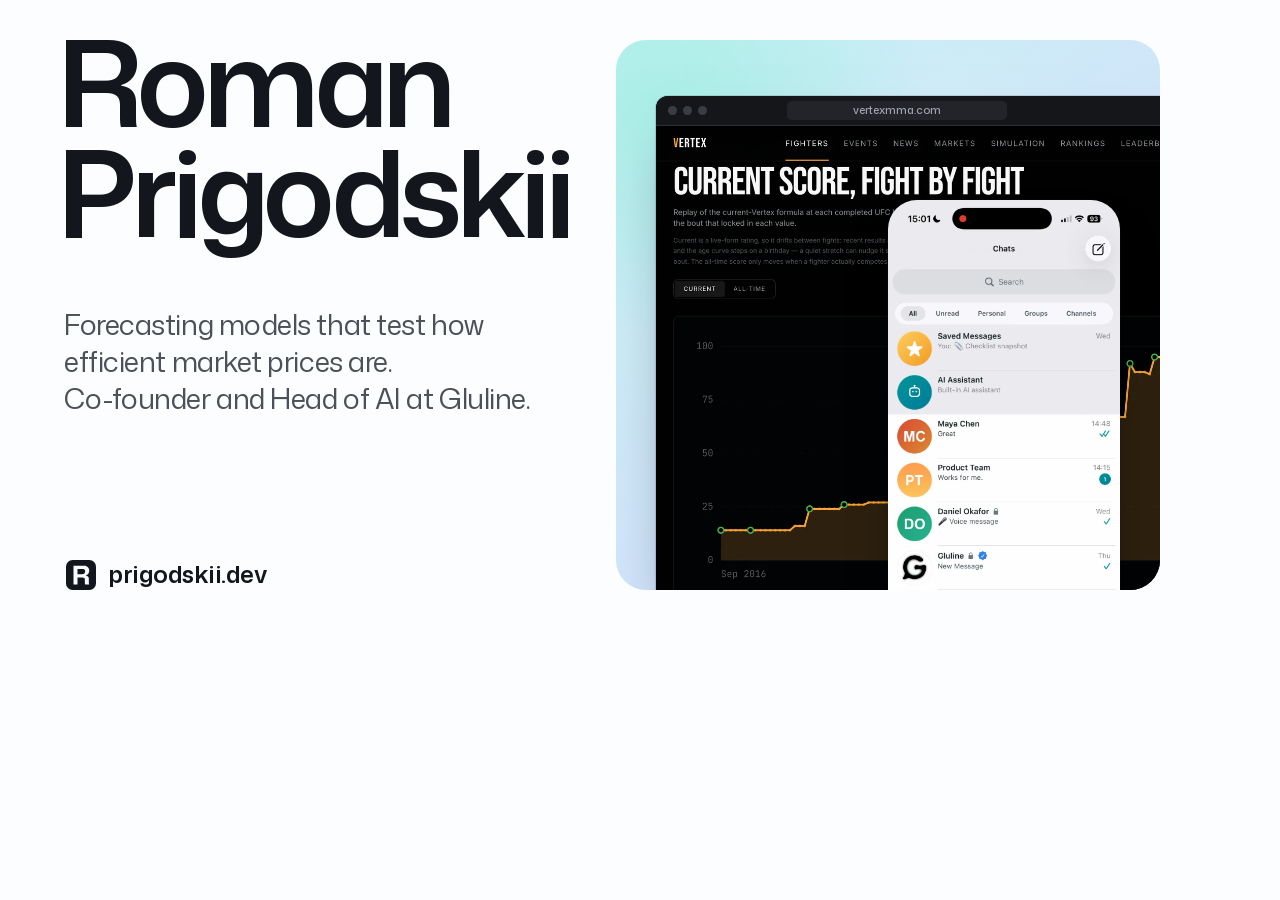
<file: tools/og.html>
<!doctype html>
<!-- The social card, assets/img/og.png, 1200 x 630, in the site's clean light theme:
     the name, one factual line, the address with the mark, and two of the products
     on Gluline's mist stage (Vertex MMA's score chart in a browser window, Gluline
     on a phone).
     The stage runs from 40 to 590; the name's cap height starts on its top edge and
     the mark sits on its bottom edge.
     To render: serve the repo root (python3 -m http.server 8777) and screenshot
     http://localhost:8777/tools/og.html with Playwright, channel "chrome",
     viewport 1200 x 630, deviceScaleFactor 1. -->
<html lang="en">
<head>
<meta charset="utf-8">
<title>Social card</title>
<link rel="icon" href="data:,">
<style>
@font-face { font-family: "Mona Sans"; font-style: normal; font-weight: 200 900; font-stretch: 75% 125%; src: url("../assets/fonts/mona-sans-200-900-normal-latin.woff2") format("woff2"); }

:root {
  --bg: oklch(0.992 0.002 250);
  --ink: oklch(0.2 0.012 262);
  --ink-2: oklch(0.43 0.014 262);
  --f-sans: "Mona Sans", ui-sans-serif, system-ui, sans-serif;
}
* { box-sizing: border-box; }
html, body { margin: 0; }
body {
  position: relative; width: 1200px; height: 630px; overflow: hidden;
  background: var(--bg); color: var(--ink);
  font-family: var(--f-sans);
  font-variant-numeric: lining-nums proportional-nums;
  -webkit-font-smoothing: antialiased;
  text-rendering: optimizeLegibility;
}
p, h1 { margin: 0; }

/* the text column, 64 to 584 */
.name {
  position: absolute; left: 64px; top: 26px;
  font-weight: 600; font-size: 120px; line-height: 0.92;
  letter-spacing: -0.052em; margin-left: -0.055em;
}
.name span { display: block; }
.line {
  position: absolute; left: 64px; top: 306px; width: 520px;
  font-size: 28px; line-height: 1.32; letter-spacing: -0.016em; color: var(--ink-2);
}
.line span { display: block; }
.url {
  position: absolute; left: 66px; bottom: 40px; height: 30px;
  display: flex; align-items: center; gap: 12px;
  font-weight: 600; font-size: 24px; line-height: 1; letter-spacing: -0.02em;
}
.url img { display: block; width: 30px; height: 30px; }
.url span { padding-bottom: 2px; }

/* the stage, tinted as Gluline's is on the site */
.stage {
  position: absolute; left: 616px; top: 40px; right: 40px; bottom: 40px;
  border-radius: 30px; overflow: hidden;
  background:
    radial-gradient(70% 60% at 8% 12%, oklch(0.9 0.07 188 / 0.95), transparent 70%),
    radial-gradient(60% 70% at 96% 92%, oklch(0.84 0.085 298 / 0.9), transparent 72%),
    radial-gradient(50% 50% at 60% 40%, oklch(0.95 0.03 230 / 0.9), transparent 80%),
    linear-gradient(140deg, oklch(0.93 0.045 196), oklch(0.9 0.055 285));
}

/* Vertex MMA, in a browser window that runs off the stage */
.win {
  position: absolute; left: 40px; top: 56px; width: 780px;
  border-radius: 12px; overflow: hidden; background: #000;
  box-shadow: 0 0 0 1px oklch(0.2 0.02 262 / 0.12), 0 2px 4px oklch(0.2 0.02 262 / 0.06), 0 30px 60px -28px oklch(0.2 0.03 262 / 0.55);
}
.win-bar { display: flex; align-items: center; height: 30px; padding: 0 12px; background: oklch(0.2 0.008 265); border-bottom: 1px solid oklch(0.3 0.01 265); }
.win-dots { display: flex; gap: 6px; }
.win-dots i { width: 9px; height: 9px; border-radius: 50%; background: oklch(0.36 0.01 265); }
.win-url { margin-left: 80px; width: 220px; height: 19px; display: flex; align-items: center; justify-content: center; border-radius: 5px; background: oklch(0.26 0.01 265); font: 500 11px/1 var(--f-sans); color: oklch(0.72 0.01 262); letter-spacing: -0.005em; }
.win img { display: block; width: 100%; height: auto; }

/* Gluline, on a phone rising from the stage's lower edge */
.phone {
  position: absolute; left: 272px; top: 160px; width: 232px; aspect-ratio: 800 / 1739;
  border-radius: 12.5% / 5.75%; overflow: hidden; background: oklch(0.14 0.01 265);
  box-shadow: 0 0 0 1px oklch(0.25 0.03 260 / 0.14), 0 2px 4px oklch(0.25 0.04 260 / 0.08), 0 30px 50px -18px oklch(0 0 0 / 0.55);
}
.phone img { display: block; width: 100%; height: 100%; object-fit: cover; }
</style>
</head>
<body>
  <h1 class="name"><span>Roman</span> <span>Prigodskii</span></h1>
  <p class="line"><span>Forecasting models that test how</span> <span>efficient market prices are.</span> <span>Co-founder and Head of AI at Gluline.</span></p>
  <p class="url"><img src="../assets/img/mark.svg" width="30" height="30" alt=""><span>prigodskii.dev</span></p>

  <div class="stage" aria-hidden="true">
    <div class="win">
      <div class="win-bar"><span class="win-dots"><i></i><i></i><i></i></span><span class="win-url">vertexmma.com</span></div>
      <img src="../assets/img/work/vertex-mma-rating.webp" width="1536" height="960" alt="">
    </div>
    <div class="phone"><img src="../assets/img/work/gluline-chats-800.webp" width="800" height="1739" alt=""></div>
  </div>
</body>
</html>
</file>
<file: assets/css/site.css>
/* Mona Sans, by GitHub (SIL Open Font License 1.1, assets/fonts/OFL-MonaSans.txt): one variable family, weight 200 to 900, width 75 to 125 */
@font-face { font-family: "Mona Sans"; font-style: normal; font-weight: 200 900; font-stretch: 75% 125%; font-display: swap; src: url("../fonts/mona-sans-200-900-normal-latin-ext.woff2") format("woff2"); unicode-range: U+0100-02BA, U+02BD-02C5, U+02C7-02CC, U+02CE-02D7, U+02DD-02FF, U+0304, U+0308, U+0329, U+1D00-1DBF, U+1E00-1E9F, U+1EF2-1EFF, U+2020, U+20A0-20AB, U+20AD-20C0, U+2113, U+2C60-2C7F, U+A720-A7FF; }
@font-face { font-family: "Mona Sans"; font-style: normal; font-weight: 200 900; font-stretch: 75% 125%; font-display: swap; src: url("../fonts/mona-sans-200-900-normal-latin.woff2") format("woff2"); unicode-range: U+0000-00FF, U+0131, U+0152-0153, U+02BB-02BC, U+02C6, U+02DA, U+02DC, U+0304, U+0308, U+0329, U+2000-206F, U+20AC, U+2122, U+2191, U+2193, U+2212, U+2215, U+FEFF, U+FFFD; }
@font-face { font-family: "Mona Sans"; font-style: italic; font-weight: 200 900; font-stretch: 75% 125%; font-display: swap; src: url("../fonts/mona-sans-200-900-italic-latin-ext.woff2") format("woff2"); unicode-range: U+0100-02BA, U+02BD-02C5, U+02C7-02CC, U+02CE-02D7, U+02DD-02FF, U+0304, U+0308, U+0329, U+1D00-1DBF, U+1E00-1E9F, U+1EF2-1EFF, U+2020, U+20A0-20AB, U+20AD-20C0, U+2113, U+2C60-2C7F, U+A720-A7FF; }
@font-face { font-family: "Mona Sans"; font-style: italic; font-weight: 200 900; font-stretch: 75% 125%; font-display: swap; src: url("../fonts/mona-sans-200-900-italic-latin.woff2") format("woff2"); unicode-range: U+0000-00FF, U+0131, U+0152-0153, U+02BB-02BC, U+02C6, U+02DA, U+02DC, U+0304, U+0308, U+0329, U+2000-206F, U+20AC, U+2122, U+2191, U+2193, U+2212, U+2215, U+FEFF, U+FFFD; }

/* ==========================================================================
   prigodskii.dev

   Two layers. This first one is the structure: the page frame, the
   five-column grid (.cols) and the layout of every section. The second,
   from "The theme (27 September 2026): clean light" further down, sets the
   look: a cool near-white ground, near-black ink, neutral tiles for the
   figures, each product on a stage tinted from its own palette, and one
   blue, used only for a result that clears its bar. One family, Mona Sans,
   self-hosted as a variable font.
   ========================================================================== */

:root {
  --paper: #F3F2EE;
  --enamel: #FBFAF7;
  --alu: #E2E2DD;
  --alu-2: #D5D5CF;
  --groove: #C9C8C1;
  --ink: #151412;
  --ink-2: #4B4944;
  --ink-3: #6B6861;
  --g-n: #E7E5DF;     /* minor grid */
  --g-h: #DDDBD4;     /* 2s and 5s */
  --g-d: #CBC8C0;     /* decades */
  --g-1: #ABA89F;     /* e = 1 */
  --signal: #E0401C;  /* marks that clear a bar */
  --signal-t: #C4351A;/* the same, as text */
  --bezel: #0F0F0E;

  --m: clamp(16px, 3.34vw, 56px);
  --gut: clamp(16px, 1.8vw, 28px);
  --bar-h: 56px;
  --frame: min(100vw - 2 * var(--m), 1680px);

  /* positions on the page grid, as fractions of the frame */
  --z: 19.1377%;       /* one decade */
  --x1: 38.2753%;      /* e = 1 */
  --x10: 57.4130%;
  --x20: 63.1740%;
  --x100: 76.5506%;

  --eo: cubic-bezier(0.16, 1, 0.3, 1);
  --eio: cubic-bezier(0.77, 0, 0.175, 1);
  --eq: cubic-bezier(0.25, 1, 0.5, 1);

  --f-sans: "Mona Sans", ui-sans-serif, system-ui, -apple-system, "Segoe UI", sans-serif;
  --f-cond: var(--f-sans);
  --f-code: ui-monospace, "SF Mono", Menlo, Consolas, monospace;

  --fs-body: 1.0625rem;
  --fs-small: 0.9375rem;
  --fs-fine: 0.84375rem;
  --fs-lead: clamp(1.25rem, 1.02rem + 0.62vw, 1.5rem);
  --fs-h3: clamp(2.75rem, 1.3rem + 4.3vw, 5.5rem);
  --fs-sec: clamp(2.25rem, 1.5rem + 2.3vw, 3.75rem);
  color-scheme: light;
}

*, *::before, *::after { box-sizing: border-box; }
html { -webkit-text-size-adjust: 100%; text-size-adjust: 100%; scroll-padding-top: calc(var(--bar-h) + 20px); overflow-x: clip; }
/* same-page links glide; a page opened on a place of its own is put there at
   once (vt.js adds is-smooth after load; with no scripts it glides there) */
@media (prefers-reduced-motion: no-preference) { html:not(.js), html.is-smooth { scroll-behavior: smooth; } }
body {
  position: relative;
  margin: 0;
  background: var(--paper);
  color: var(--ink);
  font-family: var(--f-sans);
  font-size: var(--fs-body);
  font-weight: 400;
  line-height: 1.55;
  font-kerning: normal;
  -webkit-font-smoothing: antialiased;
  -moz-osx-font-smoothing: grayscale;
  overflow-x: clip;
  min-height: 100vh;
}
img, video, svg { display: block; max-width: 100%; }
p, h1, h2, h3, h4, ul, ol, dl, dd, figure, table, blockquote { margin: 0; }
ul, ol { padding: 0; list-style: none; }
b, strong { font-weight: 600; }
sup { line-height: 0; }
::selection { background: var(--ink); color: var(--paper); }
code { font-family: var(--f-code); font-size: 0.86em; }

a { color: inherit; text-decoration-line: underline; text-decoration-thickness: 1px; text-underline-offset: 0.22em; text-decoration-color: color-mix(in oklab, currentColor 34%, transparent); transition: text-decoration-color 180ms ease; }
a:hover { text-decoration-color: currentColor; }
:focus-visible { outline: 2px solid var(--ink); outline-offset: 3px; border-radius: 1px; }

.skip { position: absolute; left: var(--m); top: -60px; z-index: 100; background: var(--ink); color: var(--paper); padding: 8px 12px; text-decoration: none; font-weight: 600; }
.skip:focus { top: 8px; }
.sr { position: absolute !important; width: 1px; height: 1px; overflow: hidden; clip: rect(0 0 0 0); white-space: nowrap; }

.frame { position: relative; width: var(--frame); margin-inline: auto; }
.cols { display: grid; grid-template-columns: var(--z) var(--z) var(--z) var(--z) 1fr; }
.cols > * { padding-right: var(--gut); min-width: 0; }
main, .foot { position: relative; z-index: 1; }
.num { font-variant-numeric: tabular-nums lining-nums; }

/* ------------------------------------------------------------ the grid
   Behind every page only the decades, e = 1, 20 and 1,680 show; the full
   graduation (the 2s, 5s and the rest) appears in the hero, where the paper
   is introduced, and fades out beneath it. */
.gp { position: absolute; inset: 0; z-index: 0; pointer-events: none; overflow: hidden; }
.gp-frame { position: absolute; top: 0; bottom: 0; left: 50%; width: var(--frame); transform: translateX(-50%); }
.gp-svg { width: 100%; height: 100%; overflow: visible; shape-rendering: crispEdges; }
.gp-svg line { stroke-width: 1; }
.gp-svg .gn, .gp-svg .gh { stroke: none; }
.gp-svg .gd { stroke: var(--g-d); stroke-opacity: 0.62; }
.gp-svg .g1 { stroke: var(--g-1); stroke-opacity: 0.7; }
.gp-svg .gb { stroke: var(--g-d); }
.gp-svg .ge { stroke: var(--g-d); }
.gp-fine { position: absolute; left: 50%; top: 0; width: var(--frame); transform: translateX(-50%); height: min(118vh, 1180px); max-height: 100%; -webkit-mask-image: linear-gradient(to bottom, #000 55%, transparent); mask-image: linear-gradient(to bottom, #000 55%, transparent); }
.gp-fine .gp-svg .gn { stroke: var(--g-n); }
.gp-fine .gp-svg .gh { stroke: var(--g-h); }
.gp-fine .gp-svg .gd, .gp-fine .gp-svg .g1, .gp-fine .gp-svg .gb, .gp-fine .gp-svg .ge { stroke: none; }
html.js .gp-frame, html.js .gp-fine { animation: gp-in 1500ms var(--eo) both; }
@keyframes gp-in { from { clip-path: inset(0 0 100% 0); } to { clip-path: inset(0 0 0 0); } }

/* ------------------------------------------------------------ the bar */
.bar { position: fixed; top: 0; left: 0; right: 0; z-index: 50; height: var(--bar-h); view-transition-name: bar; }
.bar::before { content: ""; position: absolute; inset: 0; background: var(--paper); box-shadow: 0 1px 0 var(--g-d); opacity: 0; transition: opacity 260ms ease; }
.bar.is-on::before, .bar.is-solid::before, html:not(.js) .bar::before { opacity: 1; }
html.is-snap .bar::before, html.is-snap .bar-name { transition: none; }
.bar-in { position: relative; display: grid; grid-template-columns: var(--z) var(--z) var(--z) var(--z) 1fr; align-items: center; height: 100%; }
.bar-name { grid-column: 1 / 3; justify-self: start; font-family: var(--f-cond); font-weight: 700; font-size: 1.1875rem; letter-spacing: 0.005em; line-height: 1; text-decoration: none; padding: 8px 0; transition: opacity 260ms ease, transform 360ms var(--eo); }
html.js .bar[data-hide-name]:not(.is-on) .bar-name { opacity: 0; transform: translateY(4px); pointer-events: none; }
html.js .bar[data-hide-name]:not(.is-on) .bar-name:focus-visible { opacity: 1; transform: none; }
.bar-nav { display: contents; }
.bar-nav a { grid-row: 1; font-size: 0.96875rem; font-weight: 500; text-decoration: none; position: relative; padding: 8px 0; justify-self: start; }
.bar-nav a:nth-child(1) { grid-column: 3; }
.bar-nav a:nth-child(2) { grid-column: 4; }
.bar-nav a:nth-child(3) { grid-column: 5; }
.bar-nav a:nth-child(4) { grid-column: 5; justify-self: end; }
.bar-nav a::after { content: ""; position: absolute; left: 0; right: 0; bottom: 3px; height: 1.5px; background: currentColor; transform: scaleX(0); transform-origin: left; transition: transform 320ms var(--eo); }
.bar-nav a:hover::after, .bar-nav a[aria-current]:not([aria-current="false"])::after { transform: scaleX(1); }

/* ------------------------------------------------------------ reveals */
html.js [data-rv] { opacity: 0; transform: translateY(14px); transition: opacity 900ms var(--eo), transform 900ms var(--eo); transition-delay: var(--d, 0ms); }
html.js [data-rv].in { opacity: 1; transform: none; }
html.js [data-rv].is-now { transition: none; }

/* ------------------------------------------------------------ type */
.h3 { font-family: var(--f-cond); font-weight: 800; font-size: var(--fs-h3); line-height: 0.88; letter-spacing: -0.012em; margin-left: -0.03em; text-wrap: balance; }
.h3 a { text-decoration: none; background: linear-gradient(currentColor, currentColor) 0 100% / 0 0.05em no-repeat; transition: background-size 520ms var(--eo); padding-bottom: 0.03em; }
.h3 a:hover { background-size: 100% 0.05em; }
.lead { font-size: var(--fs-lead); line-height: 1.38; letter-spacing: -0.003em; text-wrap: pretty; }
.status { font-size: var(--fs-small); line-height: 1.45; color: var(--ink-2); max-width: 44ch; }
.fine { font-size: var(--fs-fine); line-height: 1.45; color: var(--ink-2); }
.prose p { max-width: 62ch; text-wrap: pretty; }
.prose p + p { margin-top: 0.9em; }
/* a link with an arrow. A long one wraps like any text; the arrow is an inline
   no-break space carrying the arrow as a mask, so it stays on the last word's
   line and never ends up alone. On hover the arrow moves 4px along its box. */
.go { font-weight: 600; text-decoration: none; }
.go::after, .go.is-back::before {
  content: "\00a0";
  background: currentColor;
  -webkit-mask: var(--go-arrow) right 4px center / 0.9em 0.62em no-repeat;
  mask: var(--go-arrow) right 4px center / 0.9em 0.62em no-repeat;
  transition: -webkit-mask-position 280ms var(--eo), mask-position 280ms var(--eo);
}
.go { --go-arrow: url("data:image/svg+xml,%3Csvg xmlns='http://www.w3.org/2000/svg' viewBox='0 0 18 12'%3E%3Cpath d='M0 6h16M11 1l5 5-5 5' fill='none' stroke='black' stroke-width='1.6'/%3E%3C/svg%3E"); }
.go::after { margin-left: 0.16em; padding-right: calc(0.9em + 4px); }
.go:hover::after { -webkit-mask-position: right 0 center; mask-position: right 0 center; }
.go.is-back { --go-arrow: url("data:image/svg+xml,%3Csvg xmlns='http://www.w3.org/2000/svg' viewBox='0 0 18 12'%3E%3Cpath d='M18 6H2M7 1L2 6l5 5' fill='none' stroke='black' stroke-width='1.6'/%3E%3C/svg%3E"); }
.go.is-back::after { content: none; }
.go.is-back::before { margin-right: 0.16em; padding-left: calc(0.9em + 4px); -webkit-mask-position: left 4px center; mask-position: left 4px center; }
.go.is-back:hover::before { -webkit-mask-position: left 0 center; mask-position: left 0 center; }
.links { display: flex; flex-wrap: wrap; gap: 8px 24px; align-items: baseline; }
.plate { background: var(--enamel); border: 1px solid var(--g-d); border-radius: 2px; box-shadow: 0 1px 0 #fff inset, 0 1px 2px rgba(21, 20, 18, 0.04); }

/* ------------------------------------------------------------ hero */
.hero { padding-top: calc(var(--bar-h) + clamp(6px, 1.4vw, 24px)); }
.hero .frame { container-type: inline-size; }
.name {
  position: relative;
  font-family: var(--f-cond);
  font-weight: 800;
  font-size: calc(100cqw / 6.26);
  line-height: 0.86;
  letter-spacing: -0.01em;
  white-space: nowrap;
  margin-left: -0.035em;
  padding-bottom: 0.25em;
}
.name-t { display: inline-block; }
.name-scan { position: absolute; inset: -0.05em 0 0 0; pointer-events: none; overflow: hidden; }
.name-scan::before { content: ""; position: absolute; top: 0; bottom: 0; left: 0; width: 1.5px; background: var(--ink); opacity: 0; }
html.js .name-t { animation: name-in 1250ms var(--eo) 120ms backwards; }
html.js .name-scan::before { animation: scan 1250ms var(--eo) 120ms both; }
@keyframes name-in { from { clip-path: inset(-20% 100% -30% 0); } to { clip-path: inset(-20% -1% -30% 0); } }
@keyframes scan { 0% { transform: translateX(0); opacity: 1; } 85% { opacity: 1; } 100% { transform: translateX(100cqw); opacity: 0; } }

.hero-a { margin-top: 0; align-items: start; }
.hero-lead { grid-column: 1 / 3; }
.hero-lead .lead { max-width: 30ch; }
.hero-meta { margin-top: 16px; font-size: var(--fs-small); color: var(--ink-2); }
.spec { grid-column: 3 / 6; padding-right: 0; border-top: 1.5px solid var(--ink); }
.spec > div { display: grid; grid-template-columns: 31.005% 1fr; align-items: baseline; padding: 8px 0 9px; border-bottom: 1px solid var(--g-d); }
.spec dt { font-family: var(--f-cond); font-weight: 700; font-size: clamp(1.375rem, 0.95rem + 0.95vw, 1.875rem); line-height: 1; letter-spacing: -0.004em; font-variant-numeric: lining-nums; padding-right: var(--gut); }
.spec dd { margin: 0; font-size: 1rem; line-height: 1.38; color: var(--ink-2); max-width: 62ch; text-wrap: pretty; }

.hero-b { margin-top: clamp(20px, 2.4vw, 40px); align-items: end; }
.rule-side { grid-column: 1 / 3; align-self: stretch; display: flex; flex-direction: column; justify-content: flex-end; padding-bottom: 2px; }
.rule-display { font-family: var(--f-cond); font-weight: 300; font-size: clamp(2.125rem, 1.4rem + 1.9vw, 3.25rem); line-height: 1; letter-spacing: -0.005em; font-variant-numeric: tabular-nums lining-nums; white-space: nowrap; }
.rule-display i { font-style: normal; color: var(--ink-3); font-weight: 200; }
.rule-display [data-ro-d] { font-weight: 700; }
.rule-note { margin-top: 12px; font-size: var(--fs-fine); line-height: 1.5; color: var(--ink-2); max-width: 42ch; text-wrap: pretty; }
.rule-note var { font-style: italic; }
.rule-hint { display: none; color: var(--ink); font-weight: 600; }
html.js .rule-hint { display: inline; }

.rule { grid-column: 3 / 6; padding-right: 0; position: relative; }
.rule-body { position: relative; user-select: none; -webkit-user-select: none; touch-action: pan-y; cursor: ew-resize; }
.stock { position: relative; background: linear-gradient(180deg, #EBEBE7 0%, var(--alu) 55%, var(--alu-2) 100%); }
.stock-top { height: 62px; border-top: 1px solid #F7F7F4; box-shadow: 0 -1px 0 var(--g-d); border-radius: 3px 3px 0 0; }
.stock-top .sc { position: absolute; left: 0; right: 0; bottom: 0; }
.channel { position: relative; height: 50px; background: linear-gradient(180deg, #B9B8B1 0, var(--groove) 5px, var(--groove) 100%); overflow: hidden; }
.slide { position: absolute; top: 1px; bottom: 1px; left: 0; width: 59.6618%; background: linear-gradient(180deg, #FFFFFE 0%, var(--enamel) 60%, #F1F0EC 100%); box-shadow: 0 0 0 1px rgba(21, 20, 18, 0.14), 0 1px 3px rgba(21, 20, 18, 0.12); transform: translateX(67.6115%); will-change: transform; }
.slide .sc { position: absolute; left: 0; right: 0; top: 0; }
.slide::before { content: ""; position: absolute; left: 0; top: 0; bottom: 0; width: 2px; background: var(--ink); }
.stock-bot { height: 24px; display: flex; justify-content: space-between; align-items: center; padding: 0 8px; border-radius: 0 0 3px 3px; box-shadow: 0 1px 0 rgba(21, 20, 18, 0.18), 0 12px 26px -16px rgba(21, 20, 18, 0.45); font-family: var(--f-cond); font-size: 0.8125rem; font-weight: 500; letter-spacing: 0.01em; color: var(--ink-2); }
.stock-bot span:last-child { padding-right: 34px; }

.sc { overflow: visible; font-family: var(--f-cond); font-variant-numeric: tabular-nums lining-nums; }
.sc line { stroke: var(--ink); stroke-width: 1; shape-rendering: crispEdges; }
.sc .tD, .sc .tE { stroke-width: 1.6; shape-rendering: auto; }
.sc .tu { stroke: var(--ink-2); }
.sc text { fill: var(--ink); text-anchor: middle; font-size: 12px; font-weight: 500; }
.sc .is-first { text-anchor: start; }
.sc .nD { font-size: 17px; font-weight: 600; }
.sc .nM { font-size: 13px; font-weight: 500; }
.sc .nS { font-size: 11.5px; fill: var(--ink-2); }
.sc .nB { font-size: 14px; font-weight: 700; }
.sc .nE { font-size: 17px; font-weight: 700; text-anchor: end; }

.cursor { position: absolute; top: -12px; bottom: -12px; left: var(--cx, 100%); width: 28px; margin-left: -14px; background: linear-gradient(90deg, rgba(255, 255, 255, 0.16), rgba(255, 255, 255, 0.44) 50%, rgba(255, 255, 255, 0.16)); border-left: 1px solid rgba(21, 20, 18, 0.24); border-right: 1px solid rgba(21, 20, 18, 0.24); cursor: grab; touch-action: none; outline-offset: 4px; }
.cursor::before, .cursor::after { content: ""; position: absolute; left: -1px; right: -1px; height: 7px; background: var(--ink); }
.cursor::before { top: 0; border-radius: 2px 2px 0 0; }
.cursor::after { bottom: 0; border-radius: 0 0 2px 2px; }
.cursor-hair { position: absolute; top: 7px; bottom: 7px; left: 50%; width: 1px; margin-left: -0.5px; background: var(--ink); }
.cursor.is-drag { cursor: grabbing; }
/* at the right-hand end the glass stays inside the frame and the hairline sits on its edge */
.rule-body[data-at-end] .cursor { margin-left: -28px; }
.rule-body[data-at-end] .cursor-hair { left: auto; right: -0.5px; margin: 0; }

/* ------------------------------------------------------------ sections */
.sec { position: relative; padding-top: clamp(96px, 9.5vw, 168px); }
.edge { height: 16px; }
.edge-svg { overflow: visible; }
.edge-svg line { stroke: var(--ink); stroke-width: 1; shape-rendering: crispEdges; }
.edge-svg .gn, .edge-svg .gh { stroke: var(--ink-3); }
html.js .edge-t { transform: scaleY(0); transform-box: fill-box; transform-origin: top; transition: transform 700ms var(--eo) calc(var(--i) * 11ms); }
html.js .edge.in .edge-t { transform: none; }
html.js .edge-base { transform: scaleX(0); transform-box: fill-box; transform-origin: left; transition: transform 1100ms var(--eo); }
html.js .edge.in .edge-base { transform: none; }

.sec-head { margin-top: clamp(18px, 2vw, 30px); align-items: baseline; }
.sec-t { grid-column: 1 / 3; font-family: var(--f-cond); font-weight: 600; font-size: var(--fs-sec); line-height: 0.92; letter-spacing: -0.012em; margin-left: -0.03em; overflow: hidden; padding-bottom: 0.08em; }
.sec-t > span { display: inline-block; }
html.js .sec-t > span { transform: translateY(105%); transition: transform 1000ms var(--eo); }
html.js .sec-t.in > span { transform: none; }
.sec-intro { grid-column: 3 / 6; font-size: var(--fs-lead); line-height: 1.38; max-width: 36ch; text-wrap: pretty; }

/* ------------------------------------------------------------ work */
.proj { margin-top: clamp(88px, 8.4vw, 148px); }
.sec-head + .proj { margin-top: clamp(52px, 5vw, 88px); }
.proj-text { grid-column: 1 / 3; }
.proj .status { margin-top: 14px; }
.proj-text > p:not(.status):not(.more) { margin-top: 18px; max-width: 44ch; text-wrap: pretty; }
.more { margin-top: 22px; }
.note { margin-top: 12px; font-size: var(--fs-fine); color: var(--ink-2); }

/* Vertex MMA */
.vx-right { grid-column: 3 / 6; padding-right: 0; }
.bezel { background: var(--bezel); padding: clamp(5px, 0.5vw, 8px); border-radius: 6px; box-shadow: 0 1px 0 rgba(255, 255, 255, 0.7) inset, 0 40px 70px -40px rgba(21, 20, 18, 0.55), 0 2px 4px rgba(21, 20, 18, 0.1); }
.bezel img, .bezel video { width: 100%; height: auto; border-radius: 2px; }
html.js [data-shot] .bezel > img, html.js [data-shot] > video, html.js [data-shot] .strip-v { clip-path: inset(0 0 100% 0); transition: clip-path 1300ms var(--eio); }
html.js [data-shot].in .bezel > img, html.js [data-shot].in > video, html.js [data-shot].in .strip-v { clip-path: inset(0 0 0 0); }

.auc { margin-top: 30px; padding: 16px 20px 14px; max-width: 460px; }
.chapter-b > .auc { max-width: none; width: 62.01%; }
.auc figcaption { font-size: var(--fs-fine); color: var(--ink-2); }
.auc-v { font-family: var(--f-cond); font-weight: 200; font-size: clamp(4rem, 2.3rem + 4.2vw, 6.5rem); line-height: 0.9; letter-spacing: -0.015em; font-variant-numeric: tabular-nums lining-nums; margin: 6px 0 12px -0.04em; }
.auc-scale { position: relative; height: 30px; }
.auc-svg line { stroke: var(--ink); stroke-width: 1; shape-rendering: crispEdges; }
.auc-needle { position: absolute; bottom: 0; left: var(--p); width: 2px; height: 30px; margin-left: -1px; background: var(--ink); }
.auc-needle::before { content: ""; position: absolute; top: -8px; left: -5px; border: 6px solid transparent; border-top: 8px solid var(--ink); border-bottom: 0; }
.auc-ends { position: relative; height: 1.3em; margin-top: 6px; font-family: var(--f-cond); font-size: 0.875rem; font-weight: 500; color: var(--ink-2); font-variant-numeric: tabular-nums; }
.auc-ends span { position: absolute; top: 0; transform: translateX(-50%); white-space: nowrap; }
.auc-ends span:nth-child(1) { left: 0; transform: none; }
.auc-ends span:nth-child(2) { left: 40%; } .auc-ends span:nth-child(3) { left: 60%; } .auc-ends span:nth-child(4) { left: 80%; }
.auc-ends span:nth-child(5) { left: 100%; transform: translateX(-100%); }

.vs { margin-top: clamp(26px, 2.8vw, 40px); }
table.nums { border-collapse: collapse; width: 100%; font-variant-numeric: tabular-nums lining-nums; }
.vs caption { text-align: left; font-size: var(--fs-fine); color: var(--ink-2); padding-bottom: 10px; }
.vs th, .vs td { text-align: left; padding: 8px var(--gut) 8px 0; border-top: 1px solid var(--g-d); vertical-align: baseline; }
.vs thead th { font-size: var(--fs-fine); font-weight: 600; border-top: 1.5px solid var(--ink); }
.vs tbody th { font-weight: 600; font-size: 0.96875rem; width: 38%; }
.vs tbody th small { display: block; font-weight: 400; font-size: 0.84375rem; color: var(--ink-3); }
.vs td { font-family: var(--f-cond); font-weight: 300; font-size: clamp(1.5rem, 1rem + 1.1vw, 2.125rem); line-height: 1.1; color: var(--ink-2); }
.vs td.is-won { font-weight: 600; color: var(--ink); }
.vs td.is-won span { background: linear-gradient(var(--ink), var(--ink)) 0 100% / 100% 2px no-repeat; padding-bottom: 2px; }
html.js .vs td.is-won span { background-size: 0 2px; transition: background-size 700ms var(--eo) calc(500ms + var(--r, 0) * 120ms); }
html.js .vs.in td.is-won span { background-size: 100% 2px; }

/* Gluline */
.p-gl .cols { align-items: start; }
.gl-phones { grid-column: 1 / 4; display: grid; grid-template-columns: repeat(3, 1fr); gap: clamp(10px, 1.6vw, 26px); }
.phone { position: relative; aspect-ratio: 800 / 1739; border-radius: 12.5% / 5.75%; overflow: hidden; background: #0c0c0c; box-shadow: 0 0 0 1px rgba(21, 20, 18, 0.16), 0 34px 60px -34px rgba(21, 20, 18, 0.5); }
.phone img, .phone video { width: 100%; height: 100%; object-fit: cover; }
.gl-phones .phone:nth-child(2) { transform: translateY(-6%); }
html.js .gl-phones .phone { opacity: 0; translate: 0 48px; transition: opacity 900ms var(--eo), translate 1200ms var(--eo); transition-delay: calc(var(--i, 0) * 110ms); }
html.js .gl-phones.in .phone { opacity: 1; translate: 0 0; }
.gl-text { grid-column: 4 / 6; padding-top: clamp(0px, 2vw, 32px); padding-right: 0; }
.gl-text > p:not(.status):not(.more) { margin-top: 18px; max-width: 42ch; }
.who { width: 100%; margin-top: 26px; border-collapse: collapse; font-size: 0.96875rem; }
.who caption { text-align: left; font-size: var(--fs-fine); color: var(--ink-2); padding-bottom: 8px; }
.who th, .who td { text-align: left; vertical-align: baseline; padding: 9px 12px 9px 0; border-top: 1px solid var(--g-d); line-height: 1.4; }
.who tr:first-child th, .who tr:first-child td { border-top: 1.5px solid var(--ink); }
.who th { font-weight: 600; width: 40%; }
.who td { color: var(--ink-2); }

/* Vertex Boxing */
.thesis { margin-top: clamp(26px, 2.6vw, 40px); }
.thesis-k { font-size: var(--fs-fine); color: var(--ink-2); margin-bottom: 8px; }
.thesis-s { position: relative; display: inline; font-family: var(--f-cond); font-weight: 300; font-size: clamp(1.9rem, 1.1rem + 2.5vw, 3.6rem); line-height: 1.04; letter-spacing: -0.01em; text-decoration: none; color: var(--ink-3); background: linear-gradient(var(--ink), var(--ink)) 0 60% / 100% 2px no-repeat; -webkit-box-decoration-break: clone; box-decoration-break: clone; }
html.js .thesis-s { transition: background-size 1100ms var(--eio) 350ms, color 700ms ease 1200ms; }
html.js .thesis:not(.in) .thesis-s { background-size: 0 2px; color: var(--ink); }
.bx-grid { margin-top: clamp(30px, 3vw, 48px); align-items: start; }
.bx-a { grid-column: 1 / 3; }
.bx-b { grid-column: 3 / 6; padding-right: 0; }
.fig-k { font-family: var(--f-cond); font-weight: 700; font-size: 1.1875rem; line-height: 1.15; letter-spacing: 0.003em; }
.fig-s { margin-top: 4px; font-size: var(--fs-fine); line-height: 1.45; color: var(--ink-2); max-width: 52ch; }
.fig-body { margin-top: 18px; }
.lv-svg, .wg-svg { overflow: visible; font-family: var(--f-cond); font-variant-numeric: tabular-nums lining-nums; }
.lv-k { font-size: 13px; fill: var(--ink-2); font-weight: 500; }
.lv-k.is-r { text-anchor: end; }
.lv-g { stroke: var(--g-d); stroke-width: 1; shape-rendering: crispEdges; }
.lv-g.is-0 { stroke: var(--ink); stroke-width: 1.5; }
.lv-n { font-size: 13px; fill: var(--ink-2); text-anchor: middle; }
.lv-lab { font-size: 17px; font-weight: 700; fill: var(--ink); }
.lv-sub { font-family: var(--f-sans); font-size: 12.5px; font-weight: 400; fill: var(--ink-2); }
.lv-bar { fill: var(--ink); }
.lv-ci { stroke: var(--ink); stroke-width: 1.5; }
.lv-v { font-size: 15px; font-weight: 600; fill: var(--ink); }
html.js .lv-bar { transform: scaleX(0); transform-box: fill-box; transform-origin: left; transition: transform 1100ms var(--eo) calc(var(--i) * 120ms); }
html.js [data-lv].in .lv-bar { transform: none; }
html.js .lv-ci, html.js .lv-v { opacity: 0; transition: opacity 500ms ease 1100ms; }
html.js [data-lv].in .lv-ci, html.js [data-lv].in .lv-v { opacity: 1; }

.wg-g { stroke: var(--g-d); stroke-width: 1; shape-rendering: crispEdges; }
.wg-g.gn, .wg-g.gh { stroke: var(--g-n); }
.wg-g.g1 { stroke: var(--ink); stroke-width: 1.5; }
.wg-g.ge { stroke: var(--ink); stroke-width: 1.5; }
.wg-bar { stroke: var(--ink); stroke-width: 2.5; }
.wg-barcap { font-size: 13px; font-weight: 700; fill: var(--ink); text-anchor: middle; }
.wg-n { font-size: 13px; fill: var(--ink-2); text-anchor: middle; }
.wg-n.is-first { text-anchor: start; }
.wg-n.is-bar { fill: var(--ink); font-weight: 700; }
.wg-n.is-end { text-anchor: end; }
.wg-lab { font-size: 17px; font-weight: 700; fill: var(--ink); }
.wg-sub { font-family: var(--f-sans); font-size: 12.5px; font-weight: 400; fill: var(--ink-2); }
.wg-base { stroke: var(--ink); stroke-width: 1; shape-rendering: crispEdges; }
.wg-l { stroke: var(--ink); stroke-width: 2; }
.wg-h.is-fill { fill: var(--ink); }
.wg-h.is-hollow { fill: var(--enamel); stroke: var(--ink); stroke-width: 1.5; stroke-linejoin: round; }
.wg-h.is-dot { fill: var(--ink); }
.wg-stop { fill: var(--ink); }
.wg-needle.is-hit .wg-l { stroke: var(--signal); }
.wg-needle.is-hit .wg-h.is-fill, .wg-needle.is-hit .wg-stop, .wg-needle.is-hit .wg-h.is-dot { fill: var(--signal); }
.wg-needle.is-hit .wg-h.is-hollow { stroke: var(--signal); }
.wg-v { font-size: 17px; font-weight: 600; fill: var(--ink); }
.wg-v.is-hit { fill: var(--signal-t); }
.wg-v .sup { font-size: 11px; }
.wg-off { font-size: 12.5px; fill: var(--ink-2); }
.wg-svg text, .lv-svg text { paint-order: stroke; stroke: var(--paper); stroke-width: 4px; stroke-linejoin: round; }
html.js .wg-v, html.js .wg-off { transition: opacity 500ms ease calc(900ms + var(--i, 0) * 140ms); }
html.js [data-wg]:not(.in) .wg-v, html.js [data-wg]:not(.in) .wg-off { opacity: 0; }
.legend { margin-top: 12px; display: flex; flex-wrap: wrap; gap: 6px 20px; font-size: var(--fs-fine); color: var(--ink-2); }
.legend span { display: inline-flex; align-items: center; gap: 7px; }
.legend i { display: inline-block; width: 12px; height: 9px; }
.legend .l-fill { background: var(--ink); clip-path: polygon(0 0, 100% 0, 50% 100%); }
.legend .l-hollow { background: linear-gradient(var(--ink), var(--ink)); clip-path: polygon(0 0, 100% 0, 50% 100%, 0 0, 18% 14%, 50% 72%, 82% 14%, 18% 14%); }
.legend .l-dot { width: 5px; height: 5px; border-radius: 50%; background: var(--ink); margin-inline: 3px; }
.legend .l-red { width: 2px; height: 13px; background: var(--signal); margin-inline: 5px; }
.bx-foot { margin-top: clamp(30px, 3vw, 48px); align-items: start; }
.bx-foot > :nth-child(1) { grid-column: 1 / 3; }
.bx-foot > :nth-child(2) { grid-column: 3 / 5; }
.bx-foot > :nth-child(3) { grid-column: 5 / 6; padding-right: 0; }
.bx-foot p { font-size: var(--fs-small); color: var(--ink-2); max-width: 46ch; }

/* Zacks */
.zk { margin-top: 0; }
.zk-f { padding: clamp(10px, 1.1vw, 16px) 0 4px; border-bottom: 0; border-radius: 2px 2px 0 0; }
.zk-field .zk-d { fill: var(--ink-2); fill-opacity: 0.55; }
.zk-field .zk-p { fill: var(--ink); }
.zk-flow { position: relative; height: 60px; }
.zk-flow svg { width: 100%; height: 100%; overflow: visible; }
.zk-flow path { fill: none; stroke: var(--ink-3); stroke-width: 1; }
.book { position: relative; padding-bottom: 34px; }
.book-bar { display: flex; gap: 2px; height: 24px; }
.book-bar i { flex: 1; background: var(--ink); }
.book-lim { position: absolute; top: 24px; font-size: var(--fs-fine); line-height: 1.2; color: var(--ink-2); }
.book-lim i { position: absolute; display: block; }
.lim-10 { left: 0; width: 10%; height: 34px; }
.lim-10 i { left: 0; right: 0; top: 5px; height: 8px; border: 1.5px solid var(--ink); border-top: 0; }
.lim-10 span { position: absolute; left: 0; top: 17px; white-space: nowrap; }
.lim-80 { left: 80%; top: -8px; height: 52px; }
.lim-80 i { left: -1px; top: 0; bottom: 0; width: 2px; background: var(--ink); }
.lim-80 i::after { content: ""; position: absolute; bottom: 0; left: -4px; width: 10px; height: 2px; background: var(--ink); }
.lim-80 span { position: absolute; right: 10px; top: 49px; white-space: nowrap; }
.zk-cap { margin-top: 16px; font-size: var(--fs-fine); color: var(--ink-2); }
.zk-cap span:first-child { grid-column: 1 / 3; }
.zk-cap span:last-child { grid-column: 3 / 6; }
.zk-row { margin-top: clamp(26px, 2.6vw, 40px); align-items: start; }
.zk-row .proj-text { grid-column: 1 / 3; }
.zk-desc { grid-column: 3 / 5; }
.zk-desc p { max-width: 44ch; }
.locks { grid-column: 5 / 6; padding-right: 0; border-top: 1.5px solid var(--ink); }
.locks li { padding: 9px 0; border-bottom: 1px solid var(--g-d); font-size: var(--fs-small); font-weight: 600; line-height: 1.35; display: flex; gap: 10px; align-items: baseline; }
.locks li::before { content: ""; flex: none; width: 9px; height: 9px; border: 1.5px solid var(--ink); border-radius: 50%; transform: translateY(1px); }
html.js .zk-f svg { clip-path: inset(0 100% 0 0); transition: clip-path 1100ms cubic-bezier(0.45, 0, 0.3, 1); }
html.js [data-zk].in .zk-f svg { clip-path: inset(0 0 0 0); }
html.js .zk-p { opacity: 0; transition: opacity 260ms ease calc(900ms + var(--i) * 16ms); }
html.js [data-zk].in .zk-p { opacity: 1; }
html.js .zk-flow path { stroke-dasharray: 2400; stroke-dashoffset: 2400; transition: stroke-dashoffset 900ms var(--eio) calc(1150ms + var(--i, 0) * 12ms); }
html.js [data-zk].in .zk-flow path { stroke-dashoffset: 0; }
html.js .book-bar i { transform: scaleX(0); transform-origin: left; transition: transform 600ms var(--eo) calc(1700ms + var(--i) * 22ms); }
html.js [data-zk].in .book-bar i { transform: none; }
html.js .book-lim { opacity: 0; transition: opacity 500ms ease 2300ms; }
html.js [data-zk].in .book-lim { opacity: 1; }

/* every product loop can be paused: .vid-toggle, in the theme below */
video[data-play] { cursor: pointer; }

/* Clipwell */
.cw-strip { position: relative; aspect-ratio: 1600 / 286; overflow: hidden; border-radius: 5px; background: #ADBBA9; box-shadow: 0 0 0 1px rgba(21, 20, 18, 0.14), 0 40px 70px -46px rgba(21, 20, 18, 0.6); }
.cw-strip video, .cw-strip img { position: absolute; inset: 0; width: 100%; height: 100%; object-fit: cover; object-position: left center; max-width: none; }
.cw-row { margin-top: clamp(24px, 2.6vw, 40px); align-items: start; }
.cw-desc { grid-column: 3 / 5; padding-top: 4px; }
.cw-desc p { max-width: 42ch; }
.cw-cmd { grid-column: 5 / 6; padding-right: 0; padding-top: 4px; }
.cmd { display: flex; align-items: stretch; background: var(--enamel); border: 1px solid var(--g-d); border-radius: 3px; overflow: hidden; }
.cmd code { flex: 1; font-size: 0.8125rem; line-height: 1.5; padding: 10px 12px; overflow-wrap: anywhere; }
.key { flex: none; font: 600 0.84375rem/1 var(--f-sans); color: var(--paper); background: var(--ink); border: 0; padding: 0 14px; cursor: pointer; transition: background-color 180ms ease; }
.key:hover { background: #2a2926; }
.key:active { transform: scale(0.97); }
.cmd .key:focus-visible { outline: 2px solid var(--enamel); outline-offset: -5px; }
/* with scripts, the Copy button keeps its room until site.js shows it, so
   the text beside it does not move */
html.js .cmd .key[hidden] { display: block; visibility: hidden; }
.cw-cmd .more { margin-top: 16px; }

/* Alfa-Romeo */
.ar-strip { display: grid; grid-template-columns: repeat(8, 1fr); gap: clamp(8px, 1vw, 16px); }
.ar-strip li { position: relative; }
.ar-strip img { width: 100%; height: auto; aspect-ratio: 400 / 870; object-fit: cover; border-radius: 12.5% / 5.75%; box-shadow: 0 0 0 1px rgba(21, 20, 18, 0.14), 0 26px 44px -30px rgba(21, 20, 18, 0.55); background: #fff; transition: transform 420ms var(--eo); }
.ar-strip span { display: block; margin-top: 10px; font-size: 0.8125rem; line-height: 1.3; color: var(--ink-2); padding-right: 4px; }
@media (hover: hover) and (pointer: fine) { .ar-strip li:hover img { transform: translateY(-8px); } }
html.js .ar-strip li { opacity: 0; transform: translateY(40px); transition: opacity 800ms var(--eo), transform 1000ms var(--eo); transition-delay: calc(var(--i) * 70ms); }
html.js .ar-strip.in li { opacity: 1; transform: none; }
.ar-row { margin-top: clamp(26px, 2.8vw, 44px); align-items: start; }
.ar-desc { grid-column: 3 / 5; }
.ar-desc p { max-width: 44ch; }
.ar-more { grid-column: 5 / 6; padding-right: 0; }
.ar-note { margin-top: 12px; }

/* ------------------------------------------------------------ research, home */
.paper { margin-top: clamp(56px, 5.4vw, 92px); }
.paper + .paper { margin-top: clamp(96px, 9vw, 160px); }
.paper-venue { grid-column: 1 / 3; font-size: var(--fs-fine); line-height: 1.5; color: var(--ink-2); padding-top: 0.5em; }
.paper-venue b { color: var(--ink); font-weight: 600; }
.paper-venue .links { margin-top: 10px; font-size: var(--fs-small); }
.paper-body { grid-column: 3 / 6; padding-right: 0; }
.h-paper { font-family: var(--f-cond); font-weight: 600; font-size: clamp(1.75rem, 1.05rem + 1.9vw, 2.9rem); line-height: 1.02; letter-spacing: -0.006em; max-width: 26ch; text-wrap: balance; }
.h-paper a { text-decoration: none; }
.h-paper a:hover { text-decoration: underline; text-decoration-thickness: 2px; text-decoration-color: currentColor; }
.paper-body p { margin-top: 16px; max-width: 60ch; text-wrap: pretty; }
.chip { display: inline-block; font-size: 0.8125rem; font-weight: 600; line-height: 1; padding: 5px 8px 6px; border: 1.5px solid var(--ink); border-radius: 2px; margin-bottom: 10px; }
.chip.is-quiet { border-color: var(--g-1); color: var(--ink-2); }

.vd { position: relative; margin-top: clamp(30px, 3.4vw, 54px); }
.vd-head { align-items: end; margin-bottom: 14px; }
.vd-say { grid-column: 1 / 5; font-family: var(--f-cond); font-weight: 600; font-size: clamp(1.5rem, 1rem + 1.4vw, 2.375rem); line-height: 1.05; letter-spacing: -0.006em; max-width: 34ch; min-height: 2.1em; text-wrap: balance; }
.vd-ctl { margin-top: 12px; display: flex; flex-wrap: wrap; gap: 10px 36px; }
.vd-ctl[hidden] { display: none; }
/* with scripts, the switches keep their room while the data loads (hidden,
   not removed), so nothing below them moves when they appear */
html.js .vd-ctl[hidden] { display: flex; visibility: hidden; }
.seg { position: relative; display: flex; gap: 22px; align-items: baseline; }
.seg-k { font-size: var(--fs-fine); color: var(--ink-2); }
.seg-b { font: 600 0.96875rem/1.2 var(--f-sans); color: var(--ink-3); background: none; border: 0; padding: 8px 0; cursor: pointer; transition: color 180ms ease; position: relative; }
.seg-b::after { content: ""; position: absolute; left: 0; right: 0; bottom: 2px; height: 2px; background: var(--ink); transform: scaleX(0); transform-origin: left; transition: transform 420ms var(--eo); }
.seg-b[aria-pressed="true"] { color: var(--ink); }
.seg-b[aria-pressed="true"]::after { transform: scaleX(1); }
.seg-b:hover { color: var(--ink); }
.vd-plot { position: relative; }
.vd-svg { overflow: visible; font-family: var(--f-cond); font-variant-numeric: tabular-nums lining-nums; }
.vd-svg line { shape-rendering: crispEdges; }
.vd-gd { stroke: var(--g-d); stroke-width: 1; }
.vd-g1 { stroke: var(--ink-3); stroke-width: 1; }
.vd-ge { stroke: var(--ink); stroke-width: 1.5; }
.vd-bar { stroke: var(--ink); stroke-width: 2.5; }
.vd-ghost { stroke: var(--ink-3); stroke-width: 1.5; stroke-dasharray: 3 4; }
.vd-axis { stroke: var(--ink); stroke-width: 1.5; }
.vd-tk { stroke: var(--ink); stroke-width: 1; }
.vd-hl { stroke: var(--ink); stroke-opacity: 0.13; stroke-width: 1.4; }
.vd-best { stroke: var(--ink-2); stroke-width: 1; stroke-dasharray: 2 3; }
.vd-bestcap { font-size: 13.5px; font-weight: 600; fill: var(--ink-2); }
.vd-n { font-size: 14px; fill: var(--ink-2); text-anchor: middle; }
.vd-n.is-first { text-anchor: start; }
.vd-n.is-bar { fill: var(--ink); font-weight: 700; font-size: 15px; }
.vd-n.is-end { text-anchor: end; }
.vd-off { font-size: 12.5px; fill: var(--ink-3); text-anchor: end; }
.vd-off.is-count { text-anchor: start; font-size: 12.5px; }
.vd-cap { font-size: 14px; fill: var(--ink); font-weight: 600; }
.vd-cap.is-end { text-anchor: end; }
.vd-dot { fill: var(--ink); fill-opacity: 0.84; stroke: var(--paper); stroke-width: 1; transition: fill 240ms ease, fill-opacity 240ms ease; }
.vd-dot.is-off { fill: none; stroke: var(--ink-2); stroke-width: 1.2; }
.vd-dot.is-hit { fill: var(--signal); fill-opacity: 1; }
.vd-dot.is-on { fill-opacity: 1; stroke: var(--ink); stroke-width: 2; }
.vd-dots.has-on .vd-dot:not(.is-on) { fill-opacity: 0.32; }
.vd-dots.has-on .vd-dot.is-hit:not(.is-on) { fill-opacity: 0.55; }
.vd-tip, .fl-tip { position: absolute; z-index: 5; pointer-events: none; background: var(--ink); color: var(--paper); font-size: 0.84375rem; line-height: 1.4; padding: 9px 11px; border-radius: 3px; max-width: 290px; box-shadow: 0 8px 24px -8px rgba(0, 0, 0, 0.45); }
.vd-tip b { display: block; font-size: 0.9375rem; font-weight: 600; }
.vd-hint { margin-top: 10px; font-size: var(--fs-fine); color: var(--ink-3); }
html:not(.js) .vd-hint { display: none; }
.vd-svg:focus-visible, .fl-svg:focus-visible { outline: 2px solid var(--ink); outline-offset: 6px; }
.vd-tip .t-fam { color: #BDBAB2; }
.vd-tip .t-e { font-variant-numeric: tabular-nums; margin-top: 4px; display: block; }
.vd-foot { margin-top: 18px; font-size: var(--fs-fine); color: var(--ink-2); }
.vd-foot span:first-child { grid-column: 1 / 3; }
.vd-foot span:last-child { grid-column: 3 / 6; padding-right: 0; max-width: 62ch; }
html.js [data-vd]:not(.in) .vd-dot { opacity: 0; }
html.js .vd-gd, html.js .vd-g1, html.js .vd-ge, html.js .vd-bar { transform: scaleY(0); transform-box: fill-box; transform-origin: bottom; transition: transform 1100ms var(--eo); }
html.js [data-vd].in .vd-gd, html.js [data-vd].in .vd-g1, html.js [data-vd].in .vd-ge, html.js [data-vd].in .vd-bar { transform: none; }
html.js text.vd-cap, html.js .vd-gap, html.js .vd-bestcap { opacity: 0; transition: opacity 700ms ease 900ms; }
html.js [data-vd].in text.vd-cap, html.js [data-vd].in .vd-gap, html.js [data-vd].in .vd-bestcap { opacity: 1; }

.fl { margin-top: clamp(30px, 3.4vw, 54px); padding: clamp(18px, 2vw, 30px) clamp(16px, 2vw, 28px) 18px; position: relative; }
.fl-say { font-family: var(--f-cond); font-weight: 600; font-size: clamp(1.375rem, 1rem + 1vw, 2rem); line-height: 1.08; max-width: 40ch; margin-bottom: clamp(18px, 2vw, 28px); text-wrap: balance; }
.fl-svg { overflow: visible; font-family: var(--f-cond); font-variant-numeric: tabular-nums lining-nums; }
.fl-narrow { display: none; }
.fl-hl { stroke: var(--ink); stroke-opacity: 0.15; stroke-width: 1.4; }
.fl-edge { stroke: var(--ink); stroke-width: 1.5; stroke-dasharray: 3 3; }
.fl-cap { font-size: 13.5px; font-weight: 700; fill: var(--ink); text-anchor: end; }
.fl-cap.is-l { text-anchor: start; }
.fl-cap.is-mid { text-anchor: middle; }
.fl-axis { stroke: var(--ink); stroke-width: 1.5; }
.fl-tk { stroke: var(--ink); stroke-width: 1; shape-rendering: crispEdges; }
.fl-n { font-size: 13px; fill: var(--ink-2); text-anchor: middle; }
.fl-row { stroke: var(--g-d); stroke-width: 1; shape-rendering: crispEdges; }
.fl-lab { font-family: var(--f-sans); font-size: 13.5px; fill: var(--ink-2); }
.fl-lab.is-top { font-size: 12.5px; }
.fl-lab, .fl-ann, .fl-cap { paint-order: stroke; stroke: var(--enamel); stroke-width: 4px; stroke-linejoin: round; }
.fl-null { stroke: var(--ink-2); stroke-width: 2.5; }
.fl-lever { fill: var(--enamel); stroke: var(--ink); stroke-width: 1.5; }
.fl-base { fill: var(--ink-2); }
.fl-ship { fill: var(--ink); }
.fl-ghost { stroke: var(--ink-2); stroke-width: 2.5; stroke-dasharray: 2 2.5; }
.fl-brk { stroke: var(--ink); stroke-width: 1; }
.fl-ann { font-size: 13px; font-weight: 700; fill: var(--ink); text-anchor: middle; }
.fl-ann.is-r { text-anchor: end; }
.fl-ann.is-l { text-anchor: start; }
.fl-dir { font-size: 12.5px; fill: var(--ink-3); }
.fl-dir.is-r { text-anchor: end; }
.fl-cap-t { margin-top: 12px; font-size: var(--fs-fine); color: var(--ink-2); max-width: 74ch; }
html.js .fl-m, html.js .fl-ghost, html.js .fl-brk, html.js .fl-ann { opacity: 0; transition: opacity 500ms ease calc(700ms + var(--j, 0) * 60ms); }
html.js [data-fl].in .fl-m, html.js [data-fl].in .fl-ghost, html.js [data-fl].in .fl-brk, html.js [data-fl].in .fl-ann { opacity: 1; }
html.js [data-fl].in .fl-ghost, html.js [data-fl].in .fl-brk, html.js [data-fl].in .fl-ann { transition-delay: 1500ms; }
html.js .fl-band { opacity: 0; transition: opacity 900ms ease 200ms; }
html.js [data-fl].in .fl-band { opacity: 1; }
.to-research { margin-top: clamp(40px, 4vw, 64px); padding-left: var(--x1); }

/* ------------------------------------------------------------ record */
.rec { position: relative; margin-top: clamp(40px, 4vw, 64px); }
.rec-years { display: grid; grid-template-columns: var(--z) var(--z) var(--z) var(--z) 1fr; border-top: 1.5px solid var(--ink); }
.rec-y { position: relative; padding: 10px var(--gut) 0 0; font-family: var(--f-cond); font-weight: 700; font-size: 1.3125rem; line-height: 1.1; }
.rec-y::before { content: ""; position: absolute; left: 0; top: -1px; width: 1.5px; height: 14px; background: var(--ink); }
.rec-y small { display: block; font-family: var(--f-sans); font-weight: 400; font-size: var(--fs-fine); color: var(--ink-2); }
.rec-y[data-y="1"] { grid-column: 2; } .rec-y[data-y="2"] { grid-column: 3; } .rec-y[data-y="3"] { grid-column: 4; } .rec-y[data-y="4"] { grid-column: 5; }
.rec-row { display: grid; grid-template-columns: var(--z) var(--z) var(--z) var(--z) 1fr; grid-auto-flow: row dense; margin-top: clamp(26px, 2.6vw, 40px); padding-top: 14px; border-top: 1px solid var(--g-d); }
.rec-subj { grid-column: 1; grid-row: 1 / span 4; font-family: var(--f-cond); font-weight: 300; font-size: clamp(1.75rem, 1.1rem + 1.5vw, 2.625rem); line-height: 1; letter-spacing: -0.01em; padding-right: var(--gut); }
.rec-list { display: contents; }
.rec-e { padding: 0 var(--gut) 20px 0; font-size: var(--fs-small); line-height: 1.42; color: var(--ink-2); transition: opacity 400ms ease; }
.rec-e b { display: block; color: var(--ink); font-weight: 600; font-size: 1rem; }
.rec-e[data-y="1"] { grid-column: 2; } .rec-e[data-y="2"] { grid-column: 3; } .rec-e[data-y="3"] { grid-column: 4; } .rec-e[data-y="4"] { grid-column: 5; padding-right: 0; }
.rec-g { display: none; }
.rec-first { display: block; font-family: var(--f-cond); font-weight: 800; font-size: clamp(5.5rem, 3rem + 6.6vw, 10.5rem); line-height: 0.74; letter-spacing: -0.03em; color: var(--ink); margin: 2px 0 14px -0.05em; }
.rec-first sup { font-size: 0.34em; font-weight: 700; vertical-align: top; position: relative; top: 0.16em; margin-left: 0.03em; letter-spacing: 0; }
.rec-e.is-top { font-size: 1rem; }
.rec-e.is-top b { font-size: 1.125rem; }
.rec-pen { position: absolute; top: 0; bottom: 0; left: 0; width: 1.5px; background: var(--ink); pointer-events: none; display: none; }
html.js .rec-pen { display: block; transform: translateX(var(--pen, 0px)); }
html.js .rec-e:not(.is-inked) { opacity: 0.2; }
html.js .rec.is-done .rec-pen { opacity: 0; transition: opacity 500ms ease; }
.rec-note { margin-top: clamp(22px, 2.2vw, 34px); padding-left: var(--z); font-size: var(--fs-fine); color: var(--ink-2); max-width: calc(var(--z) + 64ch); }

/* ------------------------------------------------------------ contact */
.contact { margin-top: clamp(18px, 2vw, 30px); align-items: end; }
.contact-head { grid-column: 1 / 4; }
.contact-line { margin-top: clamp(18px, 2vw, 28px); font-size: var(--fs-lead); line-height: 1.38; max-width: 30ch; }
.mail { display: inline-block; margin-top: clamp(18px, 2vw, 28px); font-family: var(--f-cond); font-weight: 300; font-size: clamp(2rem, 1rem + 3vw, 4rem); line-height: 1; letter-spacing: -0.01em; text-decoration: none; background: linear-gradient(currentColor, currentColor) 0 100% / 100% 1.5px no-repeat; padding-bottom: 0.08em; transition: background-size 500ms var(--eo); overflow-wrap: anywhere; }
.mail:hover { background-size: 100% 3px; }
.copied { display: inline-block; margin-left: 12px; font-size: var(--fs-fine); font-weight: 600; opacity: 0; transform: translateY(4px); transition: opacity 240ms ease, transform 320ms var(--eo); }
.copied.is-on { opacity: 1; transform: none; }

/* ------------------------------------------------------------ footer */
.foot { padding: clamp(88px, 9vw, 150px) 0 40px; font-size: var(--fs-fine); color: var(--ink-2); }
.foot-in { display: grid; grid-template-columns: var(--z) var(--z) var(--z) var(--z) 1fr; border-top: 1px solid var(--ink); padding-top: 14px; }
.foot-in > * { padding-right: var(--gut); }
.foot-in > :nth-child(1) { grid-column: 1 / 3; }
.foot-in > :nth-child(2) { grid-column: 3 / 4; }
.foot-in > :nth-child(3) { grid-column: 4 / 6; max-width: 50ch; }
.foot-links { display: flex; flex-direction: column; gap: 2px; }

/* ==========================================================================
   Case pages (/work/<slug>/)
   ========================================================================== */
.case-hero { padding-top: calc(var(--bar-h) + clamp(28px, 4vw, 64px)); }
.crumb { font-size: var(--fs-small); color: var(--ink-2); }
.crumb a { text-decoration-color: color-mix(in oklab, currentColor 30%, transparent); }
.case-title { margin-top: clamp(14px, 1.6vw, 24px); font-family: var(--f-cond); font-weight: 800; font-size: clamp(3.5rem, 1.2rem + 7.6vw, 9.75rem); line-height: 0.86; letter-spacing: -0.014em; margin-left: -0.035em; text-wrap: balance; }
html.js .case-title { animation: rise 1100ms var(--eo) 80ms backwards; }
@keyframes rise { from { opacity: 0; transform: translateY(24px); } }
.case-a { margin-top: clamp(22px, 2.6vw, 40px); align-items: start; }
.case-kicker { grid-column: 1 / 3; font-size: var(--fs-small); color: var(--ink-2); line-height: 1.5; }
.case-kicker b { color: var(--ink); font-weight: 600; display: block; }
.case-kicker .links { margin-top: 12px; }
.case-line { grid-column: 3 / 6; padding-right: 0; font-size: var(--fs-lead); line-height: 1.38; max-width: 40ch; text-wrap: pretty; }
.case-media { margin-top: clamp(40px, 4.4vw, 72px); }
.case-media figcaption, .fig-cap { margin-top: 12px; font-size: var(--fs-fine); color: var(--ink-2); max-width: 70ch; }
.chapter { margin-top: clamp(64px, 6.4vw, 112px); align-items: start; }
.chapter-h { grid-column: 1 / 3; font-family: var(--f-cond); font-weight: 700; font-size: clamp(1.5rem, 1.05rem + 1.1vw, 2.25rem); line-height: 1.02; letter-spacing: -0.004em; max-width: 16ch; text-wrap: balance; position: sticky; top: calc(var(--bar-h) + 24px); }
.chapter-b { grid-column: 3 / 6; padding-right: 0; }
.chapter-b > p { max-width: 62ch; text-wrap: pretty; }
.chapter-b > p + p { margin-top: 0.9em; }
.chapter-b > figure, .chapter-b > .fig { margin-top: clamp(26px, 2.8vw, 40px); }
.chapter-b > figure + p, .chapter-b > .fig + p { margin-top: clamp(22px, 2.4vw, 34px); }
.case-sub { margin-top: clamp(30px, 3vw, 48px); }
.rejects { margin: 22px 0; display: grid; grid-template-columns: 1fr 1fr; column-gap: var(--gut); border-top: 1.5px solid var(--ink); }
.rejects li { position: relative; padding: 10px 0 11px; border-bottom: 1px solid var(--g-d); font-family: var(--f-cond); font-weight: 500; font-size: 1.1875rem; line-height: 1.2; color: var(--ink-2); }
.rejects li span { background: linear-gradient(var(--ink), var(--ink)) 0 58% / 100% 1.5px no-repeat; -webkit-box-decoration-break: clone; box-decoration-break: clone; }
html.js .rejects li span { transition: background-size 700ms var(--eio) calc(300ms + var(--i, 0) * 90ms); }
html.js .rejects:not(.in) li span { background-size: 0 1.5px; }
.next { margin-top: clamp(96px, 9vw, 160px); border-top: 1.5px solid var(--ink); padding-top: 18px; }
.next-k { font-size: var(--fs-small); color: var(--ink-2); }
.next-a { display: inline-block; margin-top: 6px; font-family: var(--f-cond); font-weight: 800; font-size: clamp(2.75rem, 1.2rem + 5vw, 6.5rem); line-height: 0.9; letter-spacing: -0.012em; text-decoration: none; background: linear-gradient(currentColor, currentColor) 0 100% / 0 0.05em no-repeat; transition: background-size 520ms var(--eo); }
.next-a:hover { background-size: 100% 0.05em; }
.next-row { align-items: end; }
.next-row > :first-child { grid-column: 1 / 5; }
.next-row > :last-child { grid-column: 5 / 6; padding-right: 0; justify-self: end; }

/* from page to page, in Chromium other than Arc (assets/js/vt.js opts in
   there, and only there). The page being left fades out on top of the one
   arriving, which is already in place beneath it and brings its own content
   in as it does on a first load, so nothing is shown half-transparent twice.
   The title the visitor followed (named by vt.js) flies from where it was to
   where it goes; the bar stays put. */
::view-transition-group(*) { animation-duration: 640ms; animation-timing-function: cubic-bezier(0.32, 0.72, 0, 1); }
::view-transition-old(root), ::view-transition-new(root) { mix-blend-mode: normal; }
::view-transition-old(root) { z-index: 1; animation: vt-out 240ms cubic-bezier(0.33, 1, 0.68, 1) both; }
::view-transition-new(root) { animation: none; }
/* a title with no partner on the other page leaves, or arrives, with its page */
::view-transition-old(*):only-child { animation: vt-out 240ms cubic-bezier(0.33, 1, 0.68, 1) both; }
::view-transition-new(*):only-child { animation: vt-in 640ms var(--eo) 80ms both; }
@keyframes vt-out { to { opacity: 0; } }
@keyframes vt-in { from { opacity: 0; transform: translateY(14px); } }
/* the bar stays put: where the two bars differ (the ground, the name, the
   underlined link), the old one fades out with its page */
::view-transition-old(bar) { animation: vt-out 240ms cubic-bezier(0.33, 1, 0.68, 1) both; }
::view-transition-new(bar) { animation: none; }
/* from the plain version, which has no bar, the bar fades in where it stands */
::view-transition-new(bar):only-child { animation: vt-show 400ms ease both; }
@keyframes vt-show { from { opacity: 0; } }
/* in Safari, Arc and Firefox (vt.js): a veil in the page's own colour,
   under the bar, closes over the page before it is left and lifts off the
   next one as its entrance plays. The veil is one flat layer, so the fade
   costs next to nothing to draw; fading the page itself (a tall layer full
   of playing loops) made Safari redraw all of it on every frame, and the
   move stuttered. The veil is hidden, not just transparent, whenever it is
   not moving. */
body::after { content: ""; position: fixed; inset: 0; z-index: 45; background: var(--bg); opacity: 0; visibility: hidden; pointer-events: none; }
/* Arc shows an empty window for a few frames between the two pages, the bar
   gone with everything else, so there the veil covers the bar as well and the
   gap looks like the veil */
html.is-arc body::after { z-index: 60; }
html.is-leaving body::after { visibility: visible; opacity: 1; transition: opacity 160ms cubic-bezier(0.4, 0, 1, 1); }
html.is-arriving body::after { visibility: visible; opacity: 1; }
/* closed until the lift's first frame: WebKit starts an animation set while
   a frame is being prepared only on the next one, and would show the bare
   page for that frame */
html.is-lifting body::after { visibility: visible; opacity: 1; animation: veil-lift 420ms var(--eo) forwards; }
@keyframes veil-lift { from { opacity: 1; } to { opacity: 0; } }
/* when the title the visitor followed flies in, as it does in Chromium
   above (vt.js moves it), the veil lifts around it as quickly as the old
   page fades there */
html.is-flying.is-lifting body::after { animation-duration: 240ms; animation-timing-function: cubic-bezier(0.33, 1, 0.68, 1); }

/* ==========================================================================
   Widths
   ========================================================================== */
/* the floor plate needs about 1,110px for its labels to sit beside the rows;
   in a chapter column, and on any narrower frame, they sit above them */
.chapter-b .fl .fl-wide { display: none; }
.chapter-b .fl .fl-narrow { display: block; }
@media (max-width: 1240px) { .fl .fl-wide { display: none; } .fl .fl-narrow { display: block; } }

@media (max-width: 1100px) {
  .zk-row .proj-text { grid-column: 1 / 3; }
  .zk-desc { grid-column: 3 / 6; }
  .locks { grid-column: 3 / 6; margin-top: 18px; }
  .ar-strip { grid-template-columns: repeat(4, 1fr); row-gap: 26px; }
  .cw-desc { grid-column: 3 / 6; }
  .cw-cmd { grid-column: 3 / 6; margin-top: 18px; max-width: 520px; }
  .gl-phones { grid-column: 1 / 6; max-width: 760px; }
  .gl-text { grid-column: 3 / 6; padding-top: 44px; }
  .bx-a { grid-column: 1 / 6; }
  .bx-b { grid-column: 1 / 6; margin-top: 40px; }
  .spec > div { grid-template-columns: 36% 1fr; }
  .rule-side { grid-column: 1 / 6; }
  .rule { grid-column: 1 / 6; margin-top: 18px; }
}

@media (max-width: 760px) {
  :root { --gut: 0px; --bar-h: 52px; }
  body { font-size: 1rem; }
  .cols { display: block; }
  .cols > * { padding-right: 0; }
  .gp-svg .gd { stroke-opacity: 0.45; }
  .gp-fine { height: 820px; }

  .bar-in { display: flex; justify-content: space-between; gap: 18px; }
  .bar-name { font-size: 1.0625rem; margin-right: auto; }
  html.js .bar[data-hide-name]:not(.is-on) .bar-name { opacity: 0; }
  .bar-nav a { font-size: 0.9375rem; }
  /* a phone keeps Work, Research and Contact; the record is one scroll from Research */
  .bar-nav a:nth-child(3) { display: none; }

  .hero { padding-top: calc(var(--bar-h) + 4px); }
  .name { font-size: calc(100cqw / 3.6); line-height: 0.84; white-space: normal; }
  .name-t { display: block; }
  .name-b { display: block; }
  .hero-a { margin-top: 22px; }
  .hero-lead .lead { max-width: none; }
  .spec { margin-top: 24px; }
  .spec > div { grid-template-columns: 1fr; row-gap: 3px; }
  .hero-b { margin-top: 36px; display: flex; flex-direction: column-reverse; }
  .rule-side { margin-top: 22px; }
  .rule { width: 100%; }
  .stock-top { height: 56px; }
  .sc .nS, .sc .tu { display: none; }
  .sc-d .nM[x="83.681%"] { display: none; }
  .sc-d line.tD[x1="93.014%"] { display: none; }
  .sc .nM { font-size: 11.5px; }
  .sc .nD, .sc .nE { font-size: 14px; }
  .stock-bot { font-size: 0.75rem; }
  .cursor { width: 22px; margin-left: -11px; }
  .rule-body[data-at-end] .cursor { margin-left: -22px; }

  .sec { padding-top: 76px; }
  .sec-intro { margin-top: 14px; max-width: none; }
  .proj { margin-top: 72px; }
  .sec-head + .proj { margin-top: 40px; }
  .h3 { font-size: clamp(2.6rem, 13vw, 3.6rem); }
  .vx-right { margin-top: 28px; }
  .auc, .chapter-b > .auc { max-width: none; width: auto; }
  .vs td { font-size: 1.375rem; }
  .gl-phones { gap: 8px; }
  .gl-text { padding-top: 32px; }
  .bx-b { margin-top: 36px; }
  .bx-foot > * + * { margin-top: 14px; }
  .zk-flow { height: 44px; }
  .lim-10 span { font-size: 0.75rem; }
  .lim-80 span { font-size: 0.75rem; }
  .zk-cap span { display: block; }
  .zk-row .proj-text, .zk-desc, .locks { margin-top: 18px; }
  .cw-strip { aspect-ratio: 700 / 286; }
  .cw-desc, .cw-cmd { margin-top: 18px; }
  .ar-strip { display: flex; overflow-x: auto; scroll-snap-type: x mandatory; scroll-padding-inline: var(--m); gap: 10px; margin-inline: calc(-1 * var(--m)); padding: 0 var(--m) 12px; scrollbar-width: none; }
  .ar-strip::-webkit-scrollbar { display: none; }
  .ar-strip li { flex: 0 0 44%; scroll-snap-align: start; }
  .ar-desc, .ar-more { margin-top: 16px; }
  .paper-venue { margin-bottom: 14px; }
  .vd-say { min-height: 0; }
  .vd-foot span { display: block; margin-top: 8px; }
  .fl { padding: 16px 12px 14px; }
  .fl-wide { display: none; }
  .fl-narrow { display: block; }
  .to-research { padding-left: 0; }
  .rec-years { display: none; }
  .rec-row { display: block; border-top: 1.5px solid var(--ink); margin-top: 28px; }
  .rec-subj { margin-bottom: 16px; }
  .rec-list { display: flex; flex-direction: column; }
  .rec-e[data-y="4"] { order: 1; } .rec-e[data-y="3"] { order: 2; } .rec-e[data-y="2"] { order: 3; } .rec-e[data-y="1"] { order: 4; }
  .rec-e.is-top { order: 0; }
  .rec-e { padding: 10px 0 12px; border-top: 1px solid var(--g-d); line-height: 1.38; }
  .rec-first { font-size: 5.5rem; margin-bottom: 8px; }
  .rec-g { display: block; font-family: var(--f-cond); font-size: 0.875rem; font-weight: 500; color: var(--ink-3); margin-bottom: 2px; }
  .rec-pen { display: none !important; }
  html.js .rec-e:not(.is-inked) { opacity: 1; }
  .rec-note { padding-left: 0; }
  .foot-in { display: block; }
  .foot-in > * + * { margin-top: 10px; }
  .case-line { margin-top: 22px; }
  .chapter-h { position: static; max-width: none; margin-bottom: 14px; }
  .rejects { grid-template-columns: 1fr; }
  .next-row > :last-child { justify-self: start; margin-top: 18px; }
}

@media (pointer: coarse) {
  .foot-links { gap: 0; }
  .foot-links a { display: block; padding-block: 7px; }
}

/* ==========================================================================
   Motion off: everything is shown in its final state
   ========================================================================== */
@media (prefers-reduced-motion: reduce) {
  html.js [data-rv] { transform: none; transition: opacity 400ms ease; transition-delay: 0ms; }
  html.js .gp-frame, html.js .gp-fine, html.js .name-t, html.js .name-scan::before, html.js .case-title { animation: none; }
  html.js .sec-t > span { transform: none; transition: none; }
  html.js .edge-t, html.js .edge-base { transform: none; transition: none; }
  html.js [data-shot] .bezel > img, html.js [data-shot] > video, html.js [data-shot] .strip-v { clip-path: none; transition: none; }
  html.js .gl-phones .phone, html.js .ar-strip li { opacity: 1; translate: none; transform: none; transition: none; }
  html.js .thesis-s { transition: none; }
  html.js .thesis:not(.in) .thesis-s { background-size: 100% 2px; color: var(--ink-3); }
  html.js .lv-bar, html.js .lv-ci, html.js .lv-v { transform: none; opacity: 1; transition: none; }
  html.js .wg-v, html.js .wg-off { transition: none; }
  html.js [data-wg]:not(.in) .wg-v, html.js [data-wg]:not(.in) .wg-off { opacity: 1; }
  html.js .zk-f svg { clip-path: none; transition: none; }
  html.js .zk-p { opacity: 1; transition: none; }
  html.js .zk-flow path { stroke-dashoffset: 0; transition: none; }
  html.js .book-bar i, html.js .book-lim, html.js .fl-m, html.js .fl-band, html.js .fl-ghost, html.js .fl-brk, html.js .fl-ann { opacity: 1; transform: none; transition: none; }
  html.js .rec-pen { display: none; }
  html.js .rec-e:not(.is-inked) { opacity: 1; }
  html.js [data-vd]:not(.in) .vd-dot { opacity: 1; }
  html.js .vd-gd, html.js .vd-g1, html.js .vd-ge, html.js .vd-bar { transform: none; transition: none; }
  html.js text.vd-cap, html.js .vd-gap, html.js .vd-bestcap { opacity: 1; transition: none; }
  html.js .vs td.is-won span { background-size: 100% 2px; transition: none; }
  html.js .rejects li span { transition: none; }
  html.js .rejects:not(.in) li span { background-size: 100% 1.5px; }
  .bar-nav a::after, .seg-b::after { transition: none; }
  .bar-name { transition: opacity 260ms ease; }
  html.js .bar[data-hide-name]:not(.is-on) .bar-name { transform: none; }
  ::view-transition-group(*), ::view-transition-old(*), ::view-transition-new(*) { animation: none !important; }
  html.is-leaving body::after, html.is-arriving body::after, html.is-lifting body::after { visibility: hidden; transition: none; animation: none; }
}

/* ==========================================================================
   Print: the page as a document
   ========================================================================== */
@media print {
  .gp, .gp-fine, .bar, .skip, .rule, .rule-side, video, .key { display: none !important; }
  body { background: #fff; }
  html.js [data-rv], html.js .gl-phones .phone, html.js .ar-strip li { opacity: 1 !important; transform: none !important; translate: none !important; }
  .sec { padding-top: 32px; break-inside: avoid-page; }
  a { text-decoration: none; }
}

/* ==========================================================================
   The theme (27 September 2026): clean light.
   The structure above is kept; this layer sets the look.

   Scene: an admissions reader on a MacBook in a bright office in the
   afternoon, the Gluline App Store page open in the next tab, twenty
   portfolios queued, ninety seconds to decide whether this is a serious
   builder. The page has to sit beside Apple's own pages without looking a
   decade older.

   Voice: calibrated, candid, bright.

   Type: Mona Sans, one family (variable weight and width). Its proportional
   figures are used everywhere; its tabular figures carry a slashed zero that
   reads as a terminal, so tabular numerals are switched off.

   Colour: cool near-white ground, near-black ink, neutral figure tiles.
   Product imagery sits on stages tinted from each product's own palette.
   One vivid blue, used only for a result that clears its bar.
   ========================================================================== */

:root {
  --bg: oklch(0.992 0.002 250);          /* #FBFCFE */
  --tile: oklch(0.968 0.004 255);        /* #F3F5F7, figure tiles */
  --tile-2: oklch(0.935 0.006 258);      /* tracks inside tiles */
  --ink: oklch(0.2 0.012 262);           /* #13161C, 17.7:1 on bg */
  --ink-2: oklch(0.43 0.014 262);        /* #4C5058, 7.9:1 */
  --ink-3: oklch(0.53 0.012 262);        /* #686C73, 5.2:1 on bg, 4.8:1 on tile */
  --line: oklch(0.915 0.005 262);
  --line-2: oklch(0.86 0.007 262);
  --dot: oklch(0.3 0.014 262);
  --signal: oklch(0.57 0.2 255);         /* a mark that clears its bar */
  --signal-t: oklch(0.51 0.2 257);       /* the same, as text: 5.5:1 */

  /* site.css names, remapped */
  --paper: var(--bg);
  --enamel: var(--tile);
  --alu: var(--tile);
  --alu-2: var(--tile);
  --groove: var(--tile-2);
  --g-n: var(--line);
  --g-h: var(--line);
  --g-d: var(--line);
  --g-1: var(--line-2);
  --bezel: oklch(0.16 0.008 265);

  --f-sans: "Mona Sans", ui-sans-serif, system-ui, -apple-system, "Segoe UI", sans-serif;
  --f-cond: var(--f-sans);

  --frame: min(100vw - 2 * var(--m), 1360px);
  --r-stage: clamp(20px, 2.2vw, 32px);
  --r-tile: clamp(16px, 1.6vw, 24px);
  --lift: 0 1px 2px oklch(0.2 0.02 262 / 0.06), 0 8px 24px -12px oklch(0.2 0.02 262 / 0.16);

  --fs-lead: clamp(1.1875rem, 1rem + 0.5vw, 1.4375rem);
  --fs-sec: clamp(3rem, 1.5rem + 4.2vw, 5.75rem);
  --fs-h3: clamp(2.375rem, 1.3rem + 2.6vw, 3.875rem);
}

/* Mona Sans's tabular figures carry a slashed zero; its proportional figures
   are the ones that belong on this page */
*, *::before, *::after { font-variant-numeric: lining-nums proportional-nums !important; }

html { background: var(--bg); }
body {
  background: var(--bg);
  color: var(--ink);
  font-family: var(--f-sans);
  font-size: 1.0625rem;
  line-height: 1.55;
  letter-spacing: -0.004em;
  font-optical-sizing: auto;
  text-rendering: optimizeLegibility;
}
b, strong { font-weight: 600; }
::selection { background: var(--ink); color: var(--bg); }
:focus-visible { outline: 2px solid var(--ink); outline-offset: 3px; border-radius: 4px; }
a { text-decoration-color: color-mix(in oklab, currentColor 30%, transparent); }

/* the paper and the ruler edges are gone */
.gp, .gp-fine, .edge, .name-scan { display: none !important; }

/* an empty <i> is a drawn mark (a window dot, a needle, a bar), never text:
   upright, so it never asks for the italic font file */
i:empty { font-style: normal; }

/* ------------------------------------------------------------ the bar */
/* the bar carries a view-transition-name, which makes it a backdrop root, so
   a backdrop blur would have nothing to blur: it is opaque, and text scrolling
   under it never shows through */
.bar::before {
  background: var(--bg);
  box-shadow: 0 1px 0 oklch(0.2 0.02 262 / 0.07);
}
.bar-in { display: flex; align-items: center; justify-content: space-between; gap: 24px; }
/* the name stays on one line at every width (the narrow-phone sizes are with the widths below) */
.bar-name { flex: none; font-family: var(--f-sans); font-weight: 600; font-size: 1rem; letter-spacing: -0.02em; white-space: nowrap; }
.bar-nav { display: flex; gap: clamp(22px, 2.6vw, 40px); margin-left: auto; }
.bar-nav a { grid-column: auto !important; justify-self: auto; font-size: 0.9375rem; font-weight: 500; letter-spacing: -0.01em; color: var(--ink-2); transition: color 200ms ease; }
.bar-nav a:hover, .bar-nav a[aria-current]:not([aria-current="false"]) { color: var(--ink); }
.bar-nav a::after { height: 1.5px; bottom: 2px; border-radius: 1px; }

/* ------------------------------------------------------------ type */
.h3 {
  font-family: var(--f-sans);
  font-weight: 600;
  font-size: var(--fs-h3);
  line-height: 1;
  letter-spacing: -0.045em;
  margin-left: -0.045em;
}
.h3 a { background-size: 0 0.045em; padding-bottom: 0.06em; }
.h3 a:hover { background-size: 100% 0.045em; }
.lead { font-size: var(--fs-lead); line-height: 1.42; letter-spacing: -0.014em; }
.status { color: var(--ink-3); font-size: 0.9375rem; margin-top: 12px; }
.fine { color: var(--ink-2); }
.go { font-weight: 600; letter-spacing: -0.01em; }
.links { gap: 8px 22px; }

.plate { background: var(--tile); border: 0; border-radius: var(--r-tile); box-shadow: none; }

/* ------------------------------------------------------------ hero */
.hero { padding-top: calc(var(--bar-h) + clamp(32px, 5.2vw, 88px)); }
.name {
  font-family: var(--f-sans);
  font-weight: 600;
  font-size: clamp(3.5rem, 0.6rem + 7.9vw, 8.75rem);
  line-height: 0.94;
  letter-spacing: -0.052em;
  margin-left: -0.055em;
  padding-bottom: 0.04em;
}
html.js .name-t { animation: sk-rise 1200ms var(--eo) 60ms backwards; }
html.js .hero-b { animation: sk-up 1000ms var(--eo) 620ms backwards; }
@keyframes sk-up { from { opacity: 0; transform: translateY(20px); } }
@keyframes sk-rise { from { opacity: 0; transform: translateY(0.16em); filter: blur(10px); } }

.hero-a { margin-top: clamp(32px, 3.8vw, 64px); }
.hero-lead .lead { max-width: 29ch; }
.hero-meta { margin-top: 18px; color: var(--ink-3); }
/* the CV, under where I am: a solid button, its size in muted type inside it */
.hero-cv { margin-top: 18px; }
.cv-btn {
  display: inline-flex; align-items: center; gap: 11px;
  padding: 10px 15px 10px 17px; border-radius: 10px;
  background: var(--ink); color: var(--paper);
  text-decoration: none; line-height: 1;
  font-size: var(--fs-small); font-weight: 600; letter-spacing: -0.01em;
  box-shadow: 0 1px 2px rgba(21, 20, 18, 0.14), 0 10px 24px -14px rgba(21, 20, 18, 0.55);
  transition: transform 200ms var(--eo), box-shadow 200ms var(--eo), background-color 200ms ease;
}
.cv-btn:hover { background: #000; transform: translateY(-1px); box-shadow: 0 2px 4px rgba(21, 20, 18, 0.18), 0 16px 30px -16px rgba(21, 20, 18, 0.6); }
.cv-btn:active { transform: translateY(0); box-shadow: 0 1px 2px rgba(21, 20, 18, 0.14); }
.cv-btn-m { font-weight: 400; color: rgba(243, 242, 238, 0.6); padding-left: 11px; border-left: 1px solid rgba(243, 242, 238, 0.22); }
.cv-btn-i { color: var(--paper); transition: transform 200ms var(--eo); }
.cv-btn:hover .cv-btn-i { transform: translateX(3px); }
@media (prefers-reduced-motion: reduce) {
  .cv-btn, .cv-btn-i { transition: none; }
  .cv-btn:hover, .cv-btn:hover .cv-btn-i { transform: none; }
}
.spec { border-top: 1px solid var(--line); }
.spec > div { padding: 13px 0 14px; border-bottom: 1px solid var(--line); grid-template-columns: 31.005% 1fr; }
.spec dt { font-family: var(--f-sans); font-weight: 600; font-size: 1.125rem; line-height: 1.3; letter-spacing: -0.02em; }
.spec dd { font-size: 0.96875rem; line-height: 1.45; color: var(--ink-2); }

/* the rule, now a control on a tile */
.hero-b {
  margin-top: clamp(40px, 4.6vw, 80px);
  padding: clamp(22px, 2.6vw, 40px) clamp(22px, 2.8vw, 44px) clamp(20px, 2.4vw, 36px);
  background: var(--tile);
  border-radius: var(--r-stage);
  align-items: center;
}
.rule-side { padding-bottom: 0; justify-content: center; }
.rule-display { font-family: var(--f-sans); font-weight: 300; font-size: clamp(2.375rem, 1.4rem + 2.1vw, 3.625rem); letter-spacing: -0.045em; line-height: 1; }
.rule-display i { color: var(--ink-3); font-weight: 300; }
.rule-display [data-ro-d] { font-weight: 600; }
.rule-note { margin-top: 14px; font-size: 0.9375rem; line-height: 1.5; color: var(--ink-2); max-width: 40ch; }
.rule-hint { font-weight: 600; }

.rule-body { padding-top: 6px; }
.stock { background: none; }
.stock-top { height: 54px; border: 0; box-shadow: none; border-radius: 0; }
.sc { font-family: var(--f-sans); }
.sc line { stroke: var(--ink-3); }
.sc .tn { display: none; }
.sc .th { stroke: color-mix(in oklab, var(--ink-3) 70%, var(--tile)); }
.sc .tu, .sc .nS { display: none; }
.sc .tD, .sc .tE { stroke: var(--ink); stroke-width: 1.5; }
.sc text { font-family: var(--f-sans); fill: var(--ink-2); font-size: 11.5px; font-weight: 500; }
.sc .nD { font-size: 14px; font-weight: 600; fill: var(--ink); }
.sc .nM { font-size: 12px; }
.sc .nB { font-size: 12.5px; font-weight: 700; fill: var(--ink); }
.sc .nE { font-size: 14px; font-weight: 700; fill: var(--ink); }
.channel {
  height: 52px;
  background: var(--tile-2);
  border-radius: 14px;
  box-shadow: inset 0 1px 2px oklch(0.2 0.02 262 / 0.08);
}
.slide {
  top: 4px;
  bottom: 4px;
  background: var(--bg);
  border-radius: 10px;
  box-shadow: 0 0 0 0.5px oklch(0.2 0.02 262 / 0.1), 0 1px 2px oklch(0.2 0.02 262 / 0.1), 0 4px 12px -4px oklch(0.2 0.02 262 / 0.14);
}
.slide::before { display: none; }
.slide .sc { top: 1px; }
.stock-bot {
  height: 30px;
  padding: 0 2px;
  background: none;
  box-shadow: none;
  border-radius: 0;
  font-family: var(--f-sans);
  font-size: 0.78125rem;
  font-weight: 500;
  letter-spacing: -0.005em;
  color: var(--ink-3);
}
.stock-bot span:last-child { padding-right: 0; }

/* the cursor: a playhead, a hairline with a knob */
.cursor {
  top: 0;
  bottom: 30px;
  width: 28px;
  margin-left: -14px;
  background: none;
  border: 0;
}
.cursor::after { display: none; }
.cursor::before {
  top: -4px;
  left: 50%;
  right: auto;
  width: 14px;
  height: 14px;
  margin-left: -7px;
  border-radius: 50%;
  background: var(--ink);
  box-shadow: 0 0 0 3px var(--tile), 0 0 0 0 oklch(0.2 0.02 262 / 0);
  transition: transform 260ms var(--eo), box-shadow 260ms var(--eo);
}
.cursor-hair { top: 4px; bottom: 0; width: 2px; margin-left: -1px; border-radius: 1px; background: var(--ink); }
.rule-body:hover .cursor::before, .cursor.is-drag::before {
  transform: scale(1.18);
  box-shadow: 0 0 0 3px var(--tile), 0 0 0 9px oklch(0.2 0.02 262 / 0.08);
}
/* keyboard focus has its own ring, in the site's focus ink, apart from the hover halo */
.cursor:focus-visible { outline: 2px solid transparent; }
.cursor:focus-visible::before { transform: scale(1.18); box-shadow: 0 0 0 3px var(--tile), 0 0 0 5px var(--ink); }
.rule-body[data-at-end] .cursor { margin-left: -28px; }
.rule-body[data-at-end] .cursor-hair { right: -1px; }
.rule-body[data-at-end] .cursor::before { left: auto; right: -7px; margin-left: 0; }

/* ------------------------------------------------------------ sections */
.sec { padding-top: clamp(120px, 12vw, 216px); }
.sec-head { margin-top: 0; align-items: end; }
.sec-t {
  font-family: var(--f-sans);
  font-weight: 600;
  font-size: var(--fs-sec);
  line-height: 0.98;
  letter-spacing: -0.055em;
  margin-left: -0.05em;
  padding-bottom: 0.1em;
}
.sec-intro { font-size: var(--fs-lead); line-height: 1.4; letter-spacing: -0.014em; color: var(--ink-2); padding-bottom: 0.35em; }

/* ------------------------------------------------------------ work */
.proj { margin-top: clamp(104px, 10vw, 176px); }
.sec-head + .proj { margin-top: clamp(56px, 5.4vw, 96px); }
.proj-text > p:not(.status):not(.more) { color: var(--ink-2); }
.more { margin-top: 26px; }
.note { color: var(--ink-3); }

/* stages: each product on its own colour */
.bezel {
  position: relative;
  padding: clamp(18px, 3.4vw, 52px) clamp(18px, 3.4vw, 52px) 0;
  border-radius: var(--r-stage);
  overflow: hidden;
  background:
    radial-gradient(90% 70% at 18% 108%, oklch(0.36 0.09 50 / 0.5), transparent 62%),
    radial-gradient(70% 60% at 100% 0%, oklch(0.3 0.02 265 / 0.9), transparent 70%),
    oklch(0.15 0.008 265);
  box-shadow: 0 40px 80px -48px oklch(0.2 0.02 262 / 0.55);
}
.bezel img, .bezel video {
  border-radius: clamp(8px, 0.9vw, 12px) clamp(8px, 0.9vw, 12px) 0 0;
  box-shadow: 0 0 0 1px oklch(1 0 0 / 0.09), 0 -10px 60px -10px oklch(0 0 0 / 0.6);
}

.auc { margin-top: 34px; padding: 22px 24px 18px; max-width: 460px; }
.auc figcaption { color: var(--ink-3); }
.auc-v { font-family: var(--f-sans); font-weight: 300; font-size: clamp(3.75rem, 2.2rem + 3.6vw, 5.75rem); letter-spacing: -0.05em; line-height: 0.95; margin: 10px 0 18px -0.05em; }
.auc-scale { height: 30px; clip-path: inset(-24px -24px -4px 0); }
/* the needle carries the reading as a filled band back to the coin flip */
.auc-needle::after { content: ""; position: absolute; right: 1px; bottom: 0; width: 2000px; height: 30px; background: oklch(0.2 0.012 262 / 0.06); pointer-events: none; }
.auc-svg line { stroke: var(--line-2); }
.auc-svg .auc-base { stroke: var(--line-2); }
.auc-needle { width: 2px; margin-left: -1px; border-radius: 1px; background: var(--ink); height: 34px; bottom: 0; }
.auc-needle::before { border: 0; top: -5px; left: -4px; width: 10px; height: 10px; border-radius: 50%; background: var(--ink); box-shadow: 0 0 0 3px var(--tile); }
.auc-ends { font-family: var(--f-sans); font-size: 0.8125rem; color: var(--ink-3); margin-top: 8px; }

.vs { margin-top: clamp(30px, 3vw, 44px); }
.vs caption { color: var(--ink-3); padding-bottom: 12px; }
.vs th, .vs td { padding: 12px var(--gut) 12px 0; border-top: 1px solid var(--line); }
.vs thead th { border-top: 0; font-size: 0.8125rem; font-weight: 500; color: var(--ink-3); padding-bottom: 6px; }
.vs tbody th { font-weight: 600; font-size: 0.96875rem; }
.vs tbody th small { color: var(--ink-3); }
.vs td { font-family: var(--f-sans); font-weight: 300; font-size: clamp(1.5rem, 1rem + 1vw, 2rem); letter-spacing: -0.035em; color: var(--ink-3); }
.vs td.is-won { font-weight: 500; color: var(--ink); }
.vs td.is-won span { background-image: linear-gradient(var(--ink), var(--ink)); padding-bottom: 3px; }

/* Gluline: no box. The phones stand on the page in a pool of the app's
   teal, as if lit from the floor under them; the pool fades out well inside
   its own edges, so nothing draws a corner */
.gl-phones {
  position: relative;
  isolation: isolate;
  margin-right: clamp(28px, 3.6vw, 64px);
  padding: clamp(36px, 3.6vw, 60px) 0 0;
  gap: clamp(10px, 1.5vw, 24px);
}
.gl-phones::before {
  content: "";
  position: absolute;
  z-index: -1;
  left: -14%;
  right: -14%;
  bottom: -14%;
  height: 72%;
  pointer-events: none;
  background: radial-gradient(closest-side, oklch(0.8 0.06 200 / 0.6), oklch(0.86 0.045 200 / 0.24) 55%, oklch(0.9 0.03 200 / 0));
}
.phone {
  background: oklch(0.14 0.01 265);
  box-shadow:
    0 0 0 1px oklch(0.25 0.03 260 / 0.14),
    0 2px 4px oklch(0.25 0.04 260 / 0.08),
    0 28px 44px -22px oklch(0.28 0.06 265 / 0.5);
}
/* on the white page a light screen needs its edge drawn a little firmer */
.gl-phones .phone {
  box-shadow:
    0 0 0 1px oklch(0.3 0.04 215 / 0.2),
    0 2px 4px oklch(0.3 0.04 215 / 0.08),
    0 40px 60px -28px oklch(0.3 0.06 215 / 0.55);
}
.gl-text { padding-top: clamp(8px, 2.4vw, 40px); }
.who { margin-top: 30px; }
.who caption { color: var(--ink-3); padding-bottom: 10px; }
.who th, .who td { border-top: 1px solid var(--line); padding: 11px 12px 11px 0; }
.who tr:first-child th, .who tr:first-child td { border-top: 1px solid var(--line-2); }

/* Vertex Boxing */
.thesis-k { color: var(--ink-3); }
.thesis-s {
  font-family: var(--f-sans);
  font-weight: 400;
  font-size: clamp(1.75rem, 0.95rem + 2.2vw, 3.25rem);
  line-height: 1.1;
  letter-spacing: -0.04em;
  color: var(--ink-3);
  background-image: linear-gradient(var(--ink), var(--ink));
  background-position: 0 58%;
  background-size: 100% 2px;
}
html.js .thesis:not(.in) .thesis-s { background-size: 0 2px; }
/* Boxing's two charts stand open on the page, split by a hairline */
.bx-grid { margin-top: clamp(40px, 4vw, 64px); padding-top: clamp(24px, 2.4vw, 36px); border-top: 1px solid var(--line); }
.bx-a { padding-right: clamp(28px, 3.4vw, 56px); }
.bx-b { padding-left: clamp(28px, 3.4vw, 56px); border-left: 1px solid var(--line); }
.fig-k { font-family: var(--f-sans); font-weight: 600; font-size: 1.125rem; letter-spacing: -0.02em; line-height: 1.25; }
.fig-s { color: var(--ink-2); margin-top: 6px; }
.fig-body { margin-top: 22px; }
.lv-svg, .wg-svg { font-family: var(--f-sans); }
.wg-svg text, .lv-svg text { stroke: var(--bg); }
.lv-k { fill: var(--ink-3); font-size: 12px; }
.lv-g { stroke: var(--line-2); }
.lv-g.is-0 { stroke: var(--ink); stroke-width: 1.25; }
.lv-n { fill: var(--ink-3); font-size: 12px; }
.lv-lab { font-size: 15px; font-weight: 600; letter-spacing: -0.01em; }
.lv-sub { font-family: var(--f-sans); fill: var(--ink-3); font-size: 12px; }
.lv-bar { fill: var(--ink); rx: 3px; }
.lv-ci { stroke: var(--ink-2); stroke-width: 1.25; }
.lv-v { font-size: 13px; font-weight: 500; }

/* five forecasts of the same fights, by log-loss (the home page and the
   Vertex Boxing case): the market's prices filled, the forecasts with the
   model in them as rings, and the run on the blended open */
.fc-svg { overflow: visible; font-family: var(--f-sans); font-variant-numeric: tabular-nums lining-nums; }
.fc-svg text { fill: var(--ink); paint-order: stroke; stroke: var(--halo, var(--bg)); stroke-width: 4px; stroke-linejoin: round; }
.fc-k, .fc-n, .fc-dir { font-size: 12px; fill: var(--ink-3) !important; }
.fc-n { text-anchor: middle; }
.fc-dir.is-r { text-anchor: end; }
.fc-lab { font-size: 15px; font-weight: 600; letter-spacing: -0.01em; }
.fc-sub { font-size: 12px; font-weight: 400; letter-spacing: 0; fill: var(--ink-3) !important; }
.fc-g { stroke: var(--line-2); stroke-width: 1; shape-rendering: crispEdges; }
.fc-row { stroke: var(--line); stroke-width: 1; shape-rendering: crispEdges; }
.fc-guide { stroke: var(--ink-3); stroke-width: 1; stroke-dasharray: 2 3; }
.fc-run { stroke: var(--ink); stroke-width: 4; stroke-linecap: round; }
.fc-rest { stroke: var(--ink-3); stroke-width: 2; stroke-dasharray: 0.5 4.5; stroke-linecap: round; }
.fc-dot { fill: var(--halo, var(--bg)); stroke: var(--ink); stroke-width: 2; }
.fc-dot.is-price { fill: var(--ink); }
.fc-ann { font-size: 12.5px; font-weight: 600; }
.fc-v { font-size: 15px; font-weight: 600; letter-spacing: -0.01em; text-anchor: end; }
html.js .fc-m { opacity: 0; transition: opacity 500ms ease calc(150ms + var(--i, 0) * 150ms); }
html.js .fc-run { transform: scaleX(0); transform-box: fill-box; transform-origin: left; transition: transform 1200ms var(--eo) 1000ms; }
html.js .fc-rest, html.js .fc-guide, html.js .fc-ann { opacity: 0; transition: opacity 500ms ease 1800ms; }
html.js [data-fc].in .fc-m, html.js [data-fc].in .fc-rest, html.js [data-fc].in .fc-guide, html.js [data-fc].in .fc-ann { opacity: 1; }
html.js [data-fc].in .fc-run { transform: none; }
@media (prefers-reduced-motion: reduce) {
  html.js .fc-m, html.js .fc-rest, html.js .fc-guide, html.js .fc-ann { opacity: 1; transition: none; }
  html.js .fc-run { transform: none; transition: none; }
}

.wg-g { stroke: var(--line-2); }
.wg-g.gn, .wg-g.gh { stroke: var(--line); }
.wg-g.g1, .wg-g.ge { stroke: var(--ink-3); stroke-width: 1; }
.wg-bar { stroke: var(--ink); stroke-width: 2; }
.wg-barcap { font-size: 12px; font-weight: 600; }
.wg-n { fill: var(--ink-3); font-size: 12px; }
.wg-n.is-bar { fill: var(--ink); font-weight: 600; }
.wg-lab { font-size: 15px; font-weight: 600; letter-spacing: -0.01em; }
.wg-sub { font-family: var(--f-sans); fill: var(--ink-3); font-size: 12px; }
.wg-base { stroke: var(--line-2); }
.wg-l { stroke: var(--ink); stroke-width: 2; stroke-linecap: round; }
.wg-h.is-hollow { fill: var(--bg); }
.wg-v { font-size: 15px; font-weight: 600; letter-spacing: -0.01em; }
.wg-off { fill: var(--ink-3); font-size: 12px; }
.legend { color: var(--ink-2); margin-top: 16px; }
.legend .l-red { width: 3px; border-radius: 2px; background: var(--signal); }
.bx-foot p { color: var(--ink-2); }

/* Zacks */
/* the whole figure is one tile; the screen, the fan and the book share its width */
.zk {
  padding: clamp(24px, 3vw, 48px) clamp(20px, 2.8vw, 44px) clamp(22px, 2.6vw, 38px);
  background: var(--tile);
  border-radius: var(--r-stage);
}
.zk-f { padding: 0 0 4px; background: none; border-radius: 0; }
.zk-field .zk-d { fill: var(--ink-3); fill-opacity: 0.42; }
.zk-field .zk-p { fill: var(--ink); }
.zk-flow path { stroke: color-mix(in oklab, var(--ink-3) 70%, transparent); }
.book-bar { gap: 3px; height: 16px; margin-top: 4px; }
.book-bar i { background: oklch(0.42 0.014 262); border-radius: 3px; }
.book-lim { color: var(--ink-3); }
.lim-10 i { border-color: var(--ink-3); border-width: 1px; border-radius: 0 0 3px 3px; }
.lim-80 i, .lim-80 i::after { background: var(--ink-3); }
.lim-80 i { width: 1.5px; }
.zk-cap { color: var(--ink-3); margin-top: 22px; }
.zk-row { margin-top: clamp(40px, 4vw, 64px); }
.locks { border-top: 1px solid var(--line-2); }
.locks li { border-bottom: 1px solid var(--line); padding: 11px 0; font-weight: 500; }
.locks li::before { width: 8px; height: 8px; border: 0; background: var(--ink); border-radius: 50%; transform: translateY(-1px); }

/* every product loop can be paused (site.js adds the button): one small round
   button, 12px in from the bottom-right corner of the recording, or of the
   stage when several loops share one ([data-play-group]). The same button on
   every page; its name says what it pauses. */
.vid-toggle {
  position: absolute;
  top: auto;
  left: auto;
  right: 12px;
  bottom: 12px;
  z-index: 3;
  display: grid;
  place-items: center;
  width: 32px;
  height: 32px;
  margin: 0;
  padding: 0;
  border: 0;
  border-radius: 50%;
  color: #fff;
  /* no backdrop blur: over a playing loop it would be redrawn on every video
     frame, and on the recordings' flat grounds it showed nothing */
  background: oklch(0.18 0.01 262 / 0.55);
  box-shadow: 0 0 0 0.5px oklch(1 0 0 / 0.16), 0 2px 8px -2px oklch(0.18 0.01 262 / 0.35);
  cursor: pointer;
  -webkit-tap-highlight-color: transparent;
  transition: background-color 180ms ease, transform 160ms var(--eo);
}
/* a finger gets a 44px target; the button still looks 32px */
.vid-toggle::after { content: ""; position: absolute; inset: -6px; border-radius: 50%; }
.vid-toggle svg { display: block; width: 12px; height: 12px; fill: currentColor; }
.vid-toggle .vt-play, .vid-toggle.is-held .vt-pause { display: none; }
.vid-toggle.is-held .vt-play { display: inline; }
.vid-toggle:hover { background: oklch(0.18 0.01 262 / 0.76); }
.vid-toggle:active { transform: scale(0.92); }
/* two tones, so the ring shows on a dark stage and on a light one */
.vid-toggle:focus-visible { outline: 2px solid transparent; outline-offset: 2px; box-shadow: 0 0 0 2px var(--bg), 0 0 0 4px var(--ink); }
/* where several loops share one button, their stage keeps a strip along its
   bottom edge for it, so the button covers none of them */
.gl-phones[data-play-group], .stage.gl-stage[data-play-group] { padding-bottom: 56px; }
.stage.hs-vx-stage[data-play-group] { padding-bottom: max(56px, 3.3vw); }
@media (min-width: 761px) { .stage.vxm-stage[data-play-group] { padding-bottom: max(56px, 3.6vw); } }
.stage.vxm-amber[data-play-group] { padding-bottom: 56px; }
/* Clipwell's bar is docked on its stage's bottom edge, so there the button
   sits in the empty top-right corner of the desktop instead */
.stage.hs-desk[data-play-group] > .vid-toggle, .cwc-stage .vid-toggle { top: 12px; bottom: auto; }
@media (max-width: 760px) { .stage.hs-desk[data-play-group] { padding-top: 56px; } }
@media (prefers-reduced-motion: reduce) { .vid-toggle { transition: none; } }
/* endless animations hold while their figure is off screen (site.js) */
[data-loop].is-away *, [data-loop].is-away *::before, [data-loop].is-away *::after { animation-play-state: paused !important; }
@media print { .vid-toggle { display: none !important; } }

/* Clipwell: the bar on its sage desktop */
.cw-strip {
  aspect-ratio: auto;
  padding-top: clamp(40px, 5.6vw, 92px);
  border-radius: var(--r-stage);
  /* the bar's own desktop, #AAB0A6 at the strip, lifting towards the top */
  background:
    radial-gradient(70% 140% at 24% -30%, oklch(0.86 0.035 128 / 0.95), transparent 62%),
    radial-gradient(55% 120% at 86% -20%, oklch(0.83 0.03 170 / 0.85), transparent 66%),
    linear-gradient(to bottom, oklch(0.79 0.022 135), #AAB0A6 62%);
  box-shadow: 0 40px 80px -52px oklch(0.3 0.04 140 / 0.6);
}
.cw-strip video, .cw-strip img {
  position: relative;
  inset: auto;
  width: 100%;
  height: auto;
  aspect-ratio: 1600 / 286;
  -webkit-mask-image: linear-gradient(to bottom, transparent 0, #000 7%);
  mask-image: linear-gradient(to bottom, transparent 0, #000 7%);
}
.cmd { background: var(--tile); border: 0; border-radius: 12px; padding: 4px; }
.cmd code { padding: 8px 10px; }
.key { border-radius: 9px; padding: 0 14px; color: var(--bg); background: var(--ink); font: 600 0.8125rem/1 var(--f-sans); }
.key:hover { background: oklch(0.3 0.014 262); }
.cmd .key:focus-visible { outline: 2px solid var(--ink); outline-offset: 2px; }

/* Alfa-Romeo: a warm, red-lit table */
.ar-strip {
  padding: clamp(28px, 3.6vw, 60px) clamp(18px, 2.8vw, 44px) clamp(22px, 2.6vw, 40px);
  border-radius: var(--r-stage);
  background:
    radial-gradient(70% 90% at 50% -20%, oklch(0.985 0.012 30), transparent 70%),
    radial-gradient(60% 80% at 100% 110%, oklch(0.9 0.06 22 / 0.8), transparent 70%),
    linear-gradient(170deg, oklch(0.965 0.02 28), oklch(0.93 0.04 22));
}
.ar-strip img {
  border-radius: 12% / 5.6%;
  background: var(--bg);
  box-shadow:
    0 0 0 1px oklch(0.35 0.06 22 / 0.08),
    0 2px 4px oklch(0.35 0.08 22 / 0.06),
    0 22px 36px -20px oklch(0.38 0.12 22 / 0.45);
}
.ar-strip span { margin-top: 12px; font-size: 0.8125rem; line-height: 1.35; color: oklch(0.4 0.05 22); letter-spacing: -0.005em; }

/* ------------------------------------------------------------ research */
.paper-venue { color: var(--ink-3); }
.paper-venue b { color: var(--ink); }
.chip {
  border: 0;
  border-radius: 7px;
  padding: 6px 9px 6px;
  font-size: 0.75rem;
  font-weight: 600;
  letter-spacing: 0;
  background: var(--ink);
  color: var(--bg);
  margin-bottom: 14px;
}
.chip.is-quiet { background: var(--tile-2); color: var(--ink-2); }
.h-paper { font-family: var(--f-sans); font-weight: 600; font-size: clamp(1.625rem, 1rem + 1.6vw, 2.625rem); line-height: 1.08; letter-spacing: -0.04em; max-width: 27ch; }
.paper-body p { color: var(--ink-2); }

.vd {
  margin-top: clamp(36px, 4vw, 64px);
  /* wide enough on the left for the pile of marks under 0.01 */
  padding: clamp(24px, 3vw, 48px) clamp(18px, 4.4vw, 64px) clamp(20px, 2.4vw, 32px);
  background: var(--tile);
  border-radius: var(--r-stage);
}
.vd-head { margin-bottom: 18px; }
.vd-say { font-family: var(--f-sans); font-weight: 600; font-size: clamp(1.5rem, 1rem + 1.3vw, 2.375rem); line-height: 1.1; letter-spacing: -0.04em; max-width: 30ch; }
.vd-ctl { margin-top: 18px; gap: 12px 28px; }
.seg { gap: 12px; align-items: center; }
.seg-k { font-size: 0.8125rem; color: var(--ink-3); }
.seg-track { display: inline-flex; gap: 2px; padding: 3px; border-radius: 11px; background: var(--tile-2); }
.seg-b {
  padding: 7px 13px;
  border-radius: 8px;
  font: 500 0.875rem/1.2 var(--f-sans);
  letter-spacing: -0.01em;
  color: var(--ink-2);
  transition: color 200ms ease, background-color 240ms var(--eo), box-shadow 240ms var(--eo);
}
.seg-b::after { display: none; }
.seg-b[aria-pressed="true"] { background: var(--bg); color: var(--ink); box-shadow: 0 0 0 0.5px oklch(0.2 0.02 262 / 0.1), 0 1px 3px oklch(0.2 0.02 262 / 0.12); }
.seg-b:hover { color: var(--ink); }
.vd-svg { font-family: var(--f-sans); }
.vd-gd { stroke: var(--line-2); }
.vd-g1 { stroke: var(--ink-3); }
.vd-ge { stroke: var(--ink); stroke-width: 1.25; }
.vd-bar { stroke: var(--ink); stroke-width: 2; }
.vd-axis { stroke: var(--ink); stroke-width: 1.25; }
.vd-tk { stroke: var(--ink-3); }
.vd-hl { stroke: var(--ink); stroke-opacity: 0.1; stroke-width: 1.2; }
.vd-n { fill: var(--ink-3); font-size: 13px; }
.vd-n.is-bar { fill: var(--ink); font-weight: 600; font-size: 14px; }
.vd-cap { font-size: 13px; font-weight: 600; letter-spacing: -0.005em; }
.vd-bestcap { font-size: 12.5px; font-weight: 500; fill: var(--ink-2); }
.vd-off { fill: var(--ink-3); font-size: 12px; }
.vd-dot { fill: var(--dot); fill-opacity: 0.88; stroke: var(--tile); stroke-width: 1.2; }
.vd-dot.is-off { fill: none; stroke: var(--ink-3); }
.vd-dot.is-hit { fill: var(--signal); fill-opacity: 1; }
.vd-dot.is-on { stroke: var(--ink); }
.vd-tip, .fl-tip {
  background: oklch(0.2 0.012 262 / 0.95);
  color: var(--bg);
  border-radius: 12px;
  padding: 10px 12px;
  font-size: 0.8125rem;
  box-shadow: 0 12px 32px -12px oklch(0.2 0.02 262 / 0.45);
}
.vd-tip .t-fam { color: oklch(0.78 0.01 262); }
.vd-hint { color: var(--ink-3); margin-top: 12px; }
.vd-foot { color: var(--ink-3); margin-top: 20px; }

.fl { margin-top: clamp(36px, 4vw, 64px); padding: clamp(24px, 3vw, 48px) clamp(18px, 4.4vw, 64px) clamp(20px, 2.4vw, 30px); border-radius: var(--r-stage); }
.fl-say { font-family: var(--f-sans); font-weight: 600; font-size: clamp(1.375rem, 1rem + 1vw, 2.125rem); line-height: 1.12; letter-spacing: -0.035em; max-width: 36ch; }
.fl-svg { font-family: var(--f-sans); }
.fl-lab { font-family: var(--f-sans); fill: var(--ink-2); font-size: 13px; }
.fl-lab .fl-v { font-weight: 600; fill: var(--ink); }
.fl-cap, .fl-ann { font-weight: 600; font-size: 12.5px; }
.fl-n { fill: var(--ink-3); font-size: 12px; }
.fl-row { stroke: var(--line-2); }
.fl-axis { stroke: var(--ink); stroke-width: 1.25; }
.fl-tk { stroke: var(--ink-3); }
.fl-edge { stroke: var(--ink-2); stroke-width: 1.25; }
.fl-hl { stroke: var(--ink); stroke-opacity: 0.1; stroke-width: 1.2; }
.fl-null { stroke: var(--ink-2); stroke-width: 2; stroke-linecap: round; }
.fl-lever { fill: var(--tile); stroke: var(--ink); stroke-width: 1.4; }
.fl-base { fill: var(--ink-2); }
.fl-dir { fill: var(--ink-3); }
.fl-cap-t { color: var(--ink-3); margin-top: 16px; }
.to-research { margin-top: clamp(44px, 4.4vw, 72px); }
/* the one long .go link: it wraps where the frame is narrow, its arrow after the last word */
.to-research .go { display: inline; white-space: normal; text-wrap: pretty; }
.to-research .go::after { display: inline-block; margin-left: 0.4em; }

/* ------------------------------------------------------------ record */
.rec { margin-top: clamp(48px, 4.8vw, 80px); }
.rec-years { border-top: 1px solid var(--line-2); }
.rec-y { font-family: var(--f-sans); font-weight: 600; font-size: 1.0625rem; letter-spacing: -0.02em; padding-top: 14px; }
.rec-y::before { width: 1px; height: 10px; background: var(--ink-3); }
.rec-y small { color: var(--ink-3); font-weight: 400; letter-spacing: 0; }
.rec-row { border-top: 1px solid var(--line); padding-top: 18px; }
.rec-subj { font-family: var(--f-sans); font-weight: 500; font-size: clamp(1.625rem, 1rem + 1.4vw, 2.5rem); letter-spacing: -0.045em; line-height: 1; }
/* between the phone layout and 1024 the subject column is too narrow for "Mathematics" at that size */
@media (min-width: 761px) and (max-width: 1100px) { .rec-subj { font-size: 2.8vw; } }
.rec-e { color: var(--ink-2); }
.rec-e b { font-weight: 600; letter-spacing: -0.01em; }
.rec-first { font-family: var(--f-sans); font-weight: 600; font-size: clamp(5rem, 2.6rem + 5.6vw, 9.5rem); line-height: 0.8; letter-spacing: -0.07em; margin: 6px 0 18px -0.06em; }
.rec-first sup { font-weight: 600; letter-spacing: -0.02em; top: 0.12em; margin-left: 0.05em; }
.rec-pen { width: 1.5px; background: var(--ink); border-radius: 1px; }
.rec-pen::before { content: ""; position: absolute; top: -4px; left: -3.25px; width: 8px; height: 8px; border-radius: 50%; background: var(--ink); }
html.js .rec-e:not(.is-inked) { opacity: 0.4; }
.rec-note { color: var(--ink-3); }

/* ------------------------------------------------------------ contact */
.contact { align-items: stretch; }
.contact-head { display: flex; flex-direction: column; justify-content: flex-end; }
.contact-line { color: var(--ink-2); letter-spacing: -0.014em; }
.mail {
  font-family: var(--f-sans);
  font-weight: 400;
  font-size: clamp(1.75rem, 0.9rem + 2.6vw, 3.5rem);
  letter-spacing: -0.045em;
  line-height: 1.05;
  background-size: 100% 1.5px;
  padding-bottom: 0.1em;
}
.copied { color: var(--ink-2); }
/* the other ways to reach me: two links ruled as rows, then where I am.
   When the section arrives each rule draws in from the left and its row rises after it. */
.reach { grid-column: 4 / 6; padding-right: 0; align-self: end; }
.reach-list li { position: relative; }
.reach-list li::after, .reach-list li:first-child::before { content: ""; position: absolute; left: 0; right: 0; bottom: 0; height: 1px; background: var(--line-2); transform-origin: left; }
.reach-list li:first-child::before { top: 0; bottom: auto; }
.reach-list a { display: flex; align-items: baseline; gap: 14px; padding: 19px 0 18px; text-decoration: none; }
.reach-list a::after {
  content: "";
  flex: none;
  width: 0.6875rem;
  height: 0.6875rem;
  background: var(--ink-3);
  -webkit-mask: url("data:image/svg+xml,%3Csvg xmlns='http://www.w3.org/2000/svg' viewBox='0 0 12 12'%3E%3Cpath d='M1.5 10.5l9-9M3.5 1.5h7v7' fill='none' stroke='black' stroke-width='1.5'/%3E%3C/svg%3E") center / contain no-repeat;
  mask: url("data:image/svg+xml,%3Csvg xmlns='http://www.w3.org/2000/svg' viewBox='0 0 12 12'%3E%3Cpath d='M1.5 10.5l9-9M3.5 1.5h7v7' fill='none' stroke='black' stroke-width='1.5'/%3E%3C/svg%3E") center / contain no-repeat;
  transition: transform 280ms var(--eo), background-color 200ms ease;
}
.reach-k { font-weight: 600; font-size: 1.1875rem; line-height: 1.2; letter-spacing: -0.025em; }
.reach-v { margin-left: auto; font-size: 1.0625rem; letter-spacing: -0.01em; color: var(--ink-3); transition: color 200ms ease; overflow-wrap: anywhere; }
.reach-list a:hover .reach-v { color: var(--ink); }
.reach-list a:hover::after { background-color: var(--ink); transform: translate(2px, -2px); }
.reach-at { margin-top: 16px; font-size: var(--fs-small); line-height: 1.45; color: var(--ink-3); }
html.js .reach-list li::after, html.js .reach-list li:first-child::before { transform: scaleX(0); transition: transform 1100ms var(--eo) calc(100ms + var(--r, 0) * 120ms); }
html.js .contact.in .reach-list li::after, html.js .contact.in .reach-list li:first-child::before { transform: none; }
html.js .reach-list a, html.js .reach-at { opacity: 0; transform: translateY(10px); transition: opacity 700ms var(--eo) calc(280ms + var(--r, 0) * 120ms), transform 900ms var(--eo) calc(280ms + var(--r, 0) * 120ms); }
html.js .contact.in .reach-list a, html.js .contact.in .reach-at { opacity: 1; transform: none; }

/* ------------------------------------------------------------ footer */
.foot { color: var(--ink-3); }
.foot-in { border-top: 1px solid var(--line); padding-top: 18px; }

/* ------------------------------------------------------------ motion: stages arrive whole */
html.js [data-shot] .bezel > img, html.js [data-shot] > video, html.js [data-shot] .strip-v { clip-path: none; transition: none; }
html.js [data-shot] { opacity: 0; transform: translateY(36px) scale(0.985); transition: opacity 1000ms var(--eo) var(--d, 0ms), transform 1400ms var(--eo) var(--d, 0ms); }
html.js [data-shot].in { opacity: 1; transform: none; }

/* ------------------------------------------------------------ widths */
@media (max-width: 1100px) {
  .hero-b { align-items: start; }
  .rule-side { margin-bottom: 4px; }
  .bx-a { padding-right: 0; }
  .bx-b { padding-left: 0; border-left: 0; padding-top: 36px; border-top: 1px solid var(--line); }
  .gl-phones { max-width: none; }
}

@media (max-width: 760px) {
  :root { --r-stage: 20px; --r-tile: 18px; }
  .bar-nav { gap: 20px; }
  .hero { padding-top: calc(var(--bar-h) + 28px); }
  .name { font-size: 16.4vw; line-height: 0.96; }
  .hero-a { margin-top: 26px; }
  .spec { margin-top: 30px; }
  .spec > div { padding: 12px 0; }
  .hero-b { margin-top: 36px; padding: 18px 16px 20px; }
  .rule-side { margin-top: 18px; }
  .rule-display { font-size: 2.5rem; }
  .stock-top { height: 50px; }
  .sc .nM { font-size: 11px; }
  .sc .nD, .sc .nE { font-size: 13px; }
  .stock-bot { font-size: 0.71875rem; }
  .channel { height: 50px; border-radius: 12px; }
  .slide { border-radius: 9px; }
  .sec { padding-top: 104px; }
  .sec-intro { margin-top: 14px; padding-bottom: 0; }
  .proj { margin-top: 88px; }
  .h3 { font-size: clamp(2.375rem, 11.5vw, 3.25rem); }
  .vx-right { margin-top: 30px; }
  .bezel { padding: 16px 16px 0; }
  .gl-phones { margin-right: 0; padding-top: 24px; gap: 8px; }
  .gl-text { padding-top: 34px; }
  .zk { padding: 22px 14px 18px; }
  /* the two limits no longer fit on one line: the 80% stem runs down past the
     10% label and its words wrap right-aligned beneath it, as on the case page */
  .zk .book { padding-bottom: 78px; }
  .zk .lim-80 { height: 72px; }
  .zk .lim-80 span { top: 70px; width: 58vw; white-space: normal; text-align: right; text-wrap: balance; }
  .bx-grid { padding-top: 22px; }
  .cw-strip { padding-top: 40px; }
  .cw-strip video, .cw-strip img { aspect-ratio: 700 / 286; object-fit: cover; object-position: left center; }
  .ar-strip { margin-inline: 0; padding: 24px 16px 18px; scroll-padding-inline: 16px; border-radius: var(--r-stage); }
  .ar-strip li { flex-basis: 46%; }
  .vd { padding: 22px 14px 18px; }
  .vd-ctl { gap: 14px; }
  .seg { flex-wrap: wrap; gap: 8px; }
  .seg-b { padding: 7px 11px; }
  .fl { padding: 22px 14px 16px; }
  .rec-row { border-top: 1px solid var(--line-2); }
  .rec-first { font-size: 5.25rem; }
  .rec-g { font-family: var(--f-sans); font-weight: 500; color: var(--ink-3); }
  .rec-e { border-top: 1px solid var(--line); }
  .reach { margin-top: 44px; }
  .reach-list a { padding: 17px 0 16px; }
}
/* the bar on a narrow phone: the name and four links on one line; the CV
   leaves the bar only on the narrowest, where the hero and Contact still have it */
@media (max-width: 440px) {
  .bar-in { gap: 12px; }
  .bar-nav { gap: 14px; }
  .bar-nav a { font-size: 0.875rem; }
}
@media (max-width: 400px) {
  .bar-in { gap: 10px; }
  .bar-nav { gap: 10px; }
}
@media (max-width: 380px) {
  .bar-nav a { font-size: 0.8125rem; }
}
@media (max-width: 370px) {
  .bar-name { font-size: 0.875rem; }
}
@media (max-width: 355px) {
  .bar-nav a:nth-child(5) { display: none; }
}

@media (prefers-reduced-motion: reduce) {
  html.js .name-t, html.js .hero-b { animation: none; }
  html.js [data-shot] { opacity: 1; transform: none; transition: none; }
  html.js .reach-list li::after, html.js .reach-list li:first-child::before, html.js .reach-list a, html.js .reach-at { opacity: 1; transform: none; transition: none; }
  .cursor::before, .seg-b, .back, .back svg { transition: none; }
}

@media print {
  .hero-b, .bezel, .gl-phones, .cw-strip, .ar-strip, .vd, .plate, .bx-a, .bx-b { background: none !important; box-shadow: none !important; }
  .gl-phones::before { display: none; }
  html.js .reach-list li::after, html.js .reach-list li:first-child::before, html.js .reach-list a, html.js .reach-at { opacity: 1 !important; transform: none !important; }
}

/* ==========================================================================
   Shared showcase frames, used on every page that shows a product
   ========================================================================== */
/* a browser window for the web products: a quiet title bar with the address,
   and the recording or screenshot under it */
.win { position: relative; border-radius: clamp(10px, 1vw, 14px); overflow: hidden; background: var(--bg); box-shadow: 0 0 0 1px oklch(0.2 0.02 262 / 0.1), 0 2px 4px oklch(0.2 0.02 262 / 0.05), 0 30px 60px -30px oklch(0.2 0.02 262 / 0.45); }
.win-bar { display: grid; grid-template-columns: 1fr minmax(0, 360px) 1fr; align-items: center; gap: 12px; height: clamp(30px, 2.6vw, 38px); padding: 0 14px; background: oklch(0.975 0.003 255); border-bottom: 1px solid var(--line); }
.win-dots { display: flex; gap: 6px; flex: none; }
.win-dots i { width: 10px; height: 10px; border-radius: 50%; background: oklch(0.86 0.006 262); }
/* the address is centred in its pill; one too long for it ends in an ellipsis */
.win-url { grid-column: 2; display: block; width: 100%; min-width: 0; height: 22px; padding-inline: 10px; border-radius: 6px; background: oklch(0.935 0.005 258); font: 500 0.75rem/22px var(--f-sans); color: var(--ink-2); text-align: center; letter-spacing: -0.005em; white-space: nowrap; overflow: hidden; text-overflow: ellipsis; }
/* on a narrow window the address takes the whole bar after the dots */
@media (max-width: 560px) { .win-bar { grid-template-columns: auto minmax(0, 1fr); } }
.win > img, .win > video, .win-body > img, .win-body > video { display: block; width: 100%; height: auto; }
.win.is-dark .win-bar { background: oklch(0.2 0.008 265); border-bottom-color: oklch(0.3 0.01 265); }
.win.is-dark .win-dots i { background: oklch(0.36 0.01 265); }
.win.is-dark .win-url { background: oklch(0.26 0.01 265); color: oklch(0.72 0.01 262); }

/* a stage: the coloured surface a product stands on */
.stage { position: relative; border-radius: var(--r-stage); overflow: hidden; padding: clamp(24px, 4vw, 64px); background: var(--tile); }
.stage.is-dark { background: radial-gradient(90% 70% at 18% 108%, oklch(0.36 0.09 50 / 0.5), transparent 62%), radial-gradient(70% 60% at 100% 0%, oklch(0.3 0.02 265 / 0.9), transparent 70%), oklch(0.15 0.008 265); }
.stage.is-red { background: radial-gradient(70% 90% at 50% -20%, oklch(0.985 0.012 30), transparent 70%), radial-gradient(60% 80% at 100% 110%, oklch(0.9 0.06 22 / 0.8), transparent 70%), linear-gradient(170deg, oklch(0.965 0.02 28), oklch(0.93 0.04 22)); }
.stage.is-sage { background: radial-gradient(70% 140% at 24% -30%, oklch(0.86 0.035 128 / 0.95), transparent 62%), linear-gradient(to bottom, oklch(0.79 0.022 135), #AAB0A6 62%); }
/* indelible's warm paper, a shade under its own page so a white sheet stands on it */
.stage.is-paper { background: radial-gradient(80% 90% at 12% -10%, oklch(0.975 0.008 85), transparent 66%), radial-gradient(60% 80% at 100% 110%, oklch(0.9 0.02 74 / 0.85), transparent 70%), linear-gradient(170deg, oklch(0.955 0.011 82), oklch(0.925 0.016 78)); }
.stage-cap { margin-top: 14px; font-size: var(--fs-fine); color: var(--ink-3); max-width: 70ch; }

/* ==========================================================================
   Case pages, in the theme
   ========================================================================== */
.case-hero { padding-top: calc(var(--bar-h) + clamp(40px, 5.6vw, 96px)); }
.crumb { display: flex; flex-wrap: wrap; align-items: center; gap: 8px 16px; color: var(--ink-3); font-size: 0.9375rem; }
/* the way back, over the title: to the project on the home page, or, for a
   visitor who came from there, back to the same place (assets/js/vt.js) */
.back { position: relative; display: inline-flex; align-items: center; gap: 8px; height: 36px; padding: 0 15px 0 12px; border-radius: 10px; background: var(--tile); color: var(--ink); font-weight: 500; letter-spacing: -0.01em; text-decoration: none; -webkit-tap-highlight-color: transparent; transition: background-color 200ms ease, transform 160ms var(--eo); }
.back::after { content: ""; position: absolute; inset: -4px; }
.back svg { flex: none; width: 15px; height: 10px; fill: none; stroke: currentColor; stroke-width: 1.6; stroke-linecap: round; stroke-linejoin: round; transition: transform 320ms var(--eo); }
.back:hover { background: var(--tile-2); }
.back:hover svg { transform: translateX(-2px); }
.back:active { transform: scale(0.97); }
.case-title { font-family: var(--f-sans); font-weight: 600; font-size: clamp(3rem, 1.1rem + 6.2vw, 7.75rem); line-height: 0.96; letter-spacing: -0.052em; margin-left: -0.05em; }
/* the title rises into place; with motion reduced it is simply there, and
   when it has flown in from the page before, it has already arrived */
@media (prefers-reduced-motion: no-preference) { html.js .case-title { animation: sk-rise 1100ms var(--eo) 60ms backwards; } }
html.vt-flown .case-title { animation: none; }
/* the first stage under a case title arrives after the lines above it */
.case-hero + .frame > figure:first-child > [data-shot] { --d: 220ms; }
.case-a { margin-top: clamp(28px, 3.2vw, 52px); }
.case-kicker { color: var(--ink-3); }
.case-kicker b { color: var(--ink); font-weight: 600; letter-spacing: -0.01em; }
.case-line { color: var(--ink-2); letter-spacing: -0.014em; }
/* the facts under a case title: a quiet spec sheet, like the hero's list, each
   row its label on the left and its value on the right; two columns of rows
   on a wide screen, one below 900px */
.case-facts { display: grid; grid-template-columns: minmax(0, 1fr); margin-top: clamp(36px, 4vw, 64px); }
.case-facts > div { display: flex; align-items: baseline; justify-content: space-between; gap: 4px 24px; min-width: 0; padding: 15px 0 16px; border-bottom: 1px solid var(--line); }
.case-facts > div:first-child { border-top: 1px solid var(--line-2); }
.case-facts dt { margin: 0; min-width: 0; font-size: 0.9375rem; line-height: 1.45; letter-spacing: -0.006em; color: var(--ink-3); text-wrap: pretty; }
.case-facts dt::first-letter { text-transform: uppercase; }
.case-facts dd { flex: none; max-width: 58%; margin: 0; font-family: var(--f-sans); font-size: 1.0625rem; font-weight: 560; line-height: 1.45; letter-spacing: -0.014em; color: var(--ink); text-align: right; }
.case-facts dd.is-hit { color: var(--signal-t); }
@media (min-width: 900px) {
  .case-facts { grid-template-columns: repeat(2, minmax(0, 1fr)); column-gap: clamp(40px, 5vw, 88px); }
  .case-facts > div:nth-child(2) { border-top: 1px solid var(--line-2); }
}
.case-media { margin-top: clamp(48px, 5vw, 88px); }
.chapter { margin-top: clamp(80px, 8vw, 140px); }
.chapter-h { font-family: var(--f-sans); font-weight: 600; font-size: clamp(1.5rem, 1rem + 1.1vw, 2.25rem); line-height: 1.08; letter-spacing: -0.035em; }
.chapter-b > p { color: var(--ink-2); }
.chapter-b > p b, .chapter-b > p strong { color: var(--ink); }
.next { border-top: 1px solid var(--line-2); padding-top: 22px; }
.next-k { color: var(--ink-3); }
.next-a { font-family: var(--f-sans); font-weight: 600; font-size: clamp(2.5rem, 1rem + 4.6vw, 6rem); letter-spacing: -0.05em; line-height: 1; }
.rejects { border-top: 1px solid var(--line-2); }
.rejects li { font-family: var(--f-sans); font-weight: 500; font-size: 1.0625rem; letter-spacing: -0.01em; border-bottom: 1px solid var(--line); color: var(--ink-3); }
.rejects li span { background-image: linear-gradient(var(--ink-3), var(--ink-3)); }

/* ==========================================================================
   Home showcases
   The seven projects on the home page, each shown working on a stage of its
   own: Vertex MMA's site in a dark window with its phone in front, Gluline's
   three phones in a pool of its teal, the Vertex Boxing report on a slate desk beside
   its charts, indelible's printed sheets on its paper either side of the
   48 hours, Clipwell's bar docked over its own site on the sage desktop,
   and Alfa-Romeo's two walkthroughs on red, each with an index that follows
   it. Zacks keeps its figure. A recording loads nothing until it is in view
   and plays only while seen (site.js). Home only: every rule here hangs on
   an .hs- class or on #work.
   ========================================================================== */

/* ------------------------------------------------------------ shared */
/* a product's head: its name on the left, what it is on the right */
.hs-head { align-items: end; }
.hs-head-b { grid-column: 3 / 6; padding-right: 0; }
.hs-say { font-size: var(--fs-lead); line-height: 1.4; letter-spacing: -0.014em; color: var(--ink-2); max-width: 40ch; text-wrap: pretty; }
.hs-head-b .more { margin-top: 16px; }
.hs-cap { margin-top: 14px; font-size: var(--fs-fine); line-height: 1.5; color: var(--ink-3); max-width: 110ch; text-wrap: pretty; }


/* ------------------------------------------------------------ Vertex MMA */
/* the site in a dark window, and the same profile on a phone in front of it */
.hs-vx-fig { margin-top: clamp(32px, 3.6vw, 60px); }
/* the stage's shadow reaches under this caption, so it takes the darker grey */
.hs-vx-fig .hs-cap { color: var(--ink-2); }
.stage.hs-vx-stage {
  display: grid;
  grid-template-columns: minmax(0, 1fr);
  padding: clamp(22px, 3.3vw, 56px);
  background:
    radial-gradient(48% 62% at 4% 108%, oklch(0.62 0.15 62 / 0.44), transparent 70%),
    radial-gradient(42% 58% at 98% -10%, oklch(0.5 0.14 302 / 0.36), transparent 72%),
    radial-gradient(70% 70% at 50% 45%, oklch(0.2 0.012 275), transparent 100%),
    oklch(0.135 0.008 272);
  box-shadow: 0 48px 90px -60px oklch(0.2 0.03 262 / 0.7);
}
/* on a short screen the pair narrows, so the whole stage fits in one view */
@media (min-width: 761px) {
  .stage.hs-vx-stage { grid-template-columns: minmax(0, min(100%, calc((100vh - 134px - 6.6vw) / 0.55))); justify-content: center; }
  @supports (height: 100svh) {
    .stage.hs-vx-stage { grid-template-columns: minmax(0, min(100%, calc((100svh - 134px - 6.6vw) / 0.55))); }
  }
}
.hs-vx-a {
  grid-area: 1 / 1;
  width: 80%;
  margin-bottom: 5.5%;
  background: oklch(0.1 0.004 265);
  box-shadow: 0 0 0 1px oklch(1 0 0 / 0.1), 0 2px 4px oklch(0 0 0 / 0.25), 0 40px 70px -30px oklch(0 0 0 / 0.75);
}
.hs-vx-m {
  grid-area: 1 / 1;
  justify-self: end;
  align-self: end;
  width: 22%;
  box-shadow: 0 0 0 1px oklch(1 0 0 / 0.16), 0 2px 4px oklch(0 0 0 / 0.3), -24px 36px 70px -24px oklch(0 0 0 / 0.85);
}
.hs-vx-nums { margin-top: clamp(40px, 4.4vw, 72px); align-items: start; }
.hs-vx-nums .auc { grid-column: 1 / 3; margin-top: 0; }
.hs-vx-nums .vs { grid-column: 3 / 6; margin-top: 0; padding-right: 0; }

/* the stage arrives, then the window, then the phone slides in over it */
html.js .hs-vx-stage .hs-vx-a,
html.js .hs-vx-stage .hs-vx-m { opacity: 0; translate: 0 32px; transition: opacity 900ms var(--eo), translate 1300ms var(--eo); }
html.js .hs-vx-stage .hs-vx-a { transition-delay: 120ms; }
html.js .hs-vx-stage .hs-vx-m { translate: 36px 56px; transition-delay: 380ms; }
html.js .hs-vx-stage.in .hs-vx-a,
html.js .hs-vx-stage.in .hs-vx-m { opacity: 1; translate: 0 0; }

/* ------------------------------------------------------------ Vertex Boxing */
/* five forecasts on a tile beside the level chart, then the four windows */
.hs-bx-r2 { margin-top: clamp(40px, 4.4vw, 72px); align-items: center; }
.hs-bx-fc { --halo: var(--tile); grid-column: 1 / 4; padding: clamp(20px, 2.4vw, 36px) clamp(18px, 2.4vw, 36px) clamp(14px, 1.8vw, 26px); }
.hs-bx-fc .fig-s { max-width: 56ch; }
.hs-bx-r2 .bx-a { grid-column: 4 / 6; padding-right: 0; padding-left: clamp(4px, 1.4vw, 24px); }
.hs-bx-r3 { margin-top: clamp(48px, 5vw, 88px); align-items: start; }
.hs-bx-foot { grid-column: 1 / 3; }
.hs-bx-foot > p:not(.links) { color: var(--ink-2); max-width: 44ch; text-wrap: pretty; }
.hs-bx-foot > p + p { margin-top: 14px; }
.hs-bx-foot .links { margin-top: 24px; }
.hs-bx-r3 .bx-b { grid-column: 3 / 6; padding: 0; border-left: 0; }


/* ------------------------------------------------------------ Clipwell */
/* the sage desktop: Clipwell's site in a window, and the bar itself docked
   on the bottom edge in front of it, the way it comes up on screen */
.hs-cw-row { align-items: center; }
.hs-cw-text { grid-column: 1 / 3; }
.hs-cw-cmd { margin-top: 26px; max-width: 460px; }
.hs-cw-cmd .more { margin-top: 18px; }
.stage.hs-desk {
  grid-column: 3 / 6;
  display: flex;
  flex-direction: column;
  padding: clamp(22px, 3vw, 48px) 0 0;
  background:
    radial-gradient(70% 90% at 24% -20%, oklch(0.86 0.035 128 / 0.95), transparent 62%),
    radial-gradient(55% 80% at 90% -10%, oklch(0.83 0.03 170 / 0.85), transparent 66%),
    linear-gradient(to bottom, oklch(0.8 0.022 135), #AAB0A6 78%);
  box-shadow: 0 40px 80px -56px oklch(0.3 0.04 140 / 0.6);
}
.hs-desk-win {
  width: 76%;
  margin-inline: auto;
  box-shadow: 0 0 0 1px oklch(0.3 0.03 140 / 0.14), 0 2px 4px oklch(0.3 0.03 140 / 0.08), 0 30px 60px -30px oklch(0.28 0.04 140 / 0.55);
}
.hs-desk-win > video { aspect-ratio: 2880 / 1800; background: var(--bg); }
.hs-desk-bar {
  position: relative;
  z-index: 1;
  margin-top: calc(-1 * clamp(40px, 5.4vw, 88px));
  aspect-ratio: 1600 / 286;
  overflow: hidden;
  background: #ADBBA9;
  box-shadow: 0 -1px 0 oklch(1 0 0 / 0.34), 0 -26px 50px -30px oklch(0.25 0.04 140 / 0.5);
}
.hs-desk-bar video { width: 100%; height: 100%; object-fit: cover; object-position: left center; }

/* the window settles first, then the bar comes up from the bottom edge */
html.js .hs-desk .hs-desk-win { opacity: 0; translate: 0 24px; transition: opacity 900ms var(--eo) 120ms, translate 1300ms var(--eo) 120ms; }
html.js .hs-desk .hs-desk-bar { transform: translateY(104%); transition: transform 1150ms var(--eo) 620ms; }
html.js .hs-desk.in .hs-desk-win { opacity: 1; translate: 0 0; }
html.js .hs-desk.in .hs-desk-bar { transform: none; }

/* ------------------------------------------------------------ indelible */
/* pages it printed, on its own paper: the same day's theory and drills on the
   left, the 2-day recheck on the right, and between them the 48 hours before
   a score counts. The sheets run off the stage's bottom edge, as on a desk. */
.hs-in-fig { margin-top: clamp(32px, 3.6vw, 60px); }
.stage.hs-in-stage {
  display: grid;
  grid-template-columns: minmax(0, 1fr) clamp(96px, 10vw, 150px) minmax(0, 1fr);
  padding: clamp(28px, 3.4vw, 56px) clamp(22px, 3.6vw, 60px) 0;
  box-shadow: 0 40px 80px -60px oklch(0.4 0.05 70 / 0.55);
}
.hs-in-side { display: flex; flex-direction: column; min-width: 0; }
.hs-in-k { font-size: 0.875rem; line-height: 1.3; color: oklch(0.5 0.02 70); letter-spacing: -0.005em; }
.hs-in-v { margin-top: 4px; font-weight: 600; font-size: clamp(1.0625rem, 0.9rem + 0.45vw, 1.375rem); line-height: 1.2; letter-spacing: -0.025em; color: var(--ink); text-wrap: balance; }
/* a pile is shorter than its sheets, so every sheet on it runs off the stage's bottom edge;
   the recheck shows down to its first check line */
.hs-in-pile { position: relative; aspect-ratio: 1.55 / 1; margin-top: clamp(22px, 2.4vw, 36px); }
.hs-in-sheet {
  position: absolute;
  top: 0;
  width: 70%;
  height: auto;
  border-radius: 2px;
  background: #fff;
  box-shadow: 0 0 0 0.5px oklch(0.4 0.03 70 / 0.12), 0 1px 2px oklch(0.4 0.03 70 / 0.08), 0 22px 40px -22px oklch(0.35 0.05 60 / 0.5);
  transition: scale 420ms var(--eo), box-shadow 420ms var(--eo);
}
.hs-in-sheet.is-a { left: 0; top: 4px; rotate: -3.2deg; z-index: 1; }
.hs-in-sheet.is-b { left: 29%; top: 30px; rotate: 2.2deg; z-index: 2; }
.hs-in-sheet.is-c { left: 50%; top: 10px; width: 76%; margin-left: -38%; rotate: -1.2deg; z-index: 1; }
@media (hover: hover) and (pointer: fine) {
  .hs-in-sheet:hover { z-index: 3; scale: 1.025; box-shadow: 0 0 0 0.5px oklch(0.4 0.03 70 / 0.12), 0 2px 4px oklch(0.4 0.03 70 / 0.08), 0 30px 56px -24px oklch(0.35 0.05 60 / 0.55); }
}
/* the bar between them: a rule down the stage, named at its head */
.hs-in-bar { position: relative; display: flex; justify-content: center; }
.hs-in-bar::before { content: ""; position: absolute; top: 34px; bottom: 0; left: 50%; width: 1.5px; margin-left: -0.75px; background: var(--ink); transform-origin: top; }
.hs-in-bar span { position: relative; height: max-content; padding: 5px 10px; border-radius: 8px; background: var(--ink); color: var(--bg); font-size: 0.8125rem; font-weight: 600; letter-spacing: -0.005em; white-space: nowrap; }
/* the day's sheets land in turn, the bar is drawn down, and two days later the recheck lands */
html.js .hs-in-stage .hs-in-sheet { opacity: 0; translate: 0 70px; transition: opacity 900ms var(--eo) var(--t), translate 1400ms var(--eo) var(--t), rotate 1400ms var(--eo) var(--t), scale 420ms var(--eo), box-shadow 420ms var(--eo); }
html.js .hs-in-stage .hs-in-sheet.is-a { --t: 160ms; rotate: -7deg; }
html.js .hs-in-stage .hs-in-sheet.is-b { --t: 480ms; rotate: 6deg; }
html.js .hs-in-stage .hs-in-sheet.is-c { --t: 1350ms; rotate: 4deg; }
html.js .hs-in-stage .hs-in-side > p { opacity: 0; translate: 0 8px; transition: opacity 700ms ease var(--t), translate 900ms var(--eo) var(--t); }
html.js .hs-in-stage .is-now > p { --t: 120ms; }
html.js .hs-in-stage .is-later > p { --t: 1300ms; }
html.js .hs-in-stage .hs-in-bar::before { transform: scaleY(0); transition: transform 1100ms var(--eio) 820ms; }
html.js .hs-in-stage .hs-in-bar span { opacity: 0; transition: opacity 600ms ease 760ms; }
html.js .hs-in-stage.in .hs-in-sheet, html.js .hs-in-stage.in .hs-in-side > p { opacity: 1; translate: 0 0; }
html.js .hs-in-stage.in .hs-in-sheet.is-a { rotate: -3.2deg; }
html.js .hs-in-stage.in .hs-in-sheet.is-b { rotate: 2.2deg; }
html.js .hs-in-stage.in .hs-in-sheet.is-c { rotate: -1.2deg; }
html.js .hs-in-stage.in .hs-in-bar::before { transform: none; }
html.js .hs-in-stage.in .hs-in-bar span { opacity: 1; }

/* ------------------------------------------------------------ Alfa-Romeo */
/* both sides of the app on one red stage; beside each phone, the screens of
   its loop in order, the one on show inked and its track filling */
.stage.hs-ar-stage {
  --ph-w: clamp(180px, 17.4vw, 272px);
  --off: clamp(20px, 2.8vw, 48px);
  display: grid;
  grid-template-columns: minmax(0, 1fr) var(--ph-w) var(--ph-w) minmax(0, 1fr);
  column-gap: clamp(20px, 3vw, 52px);
  align-items: center;
  padding: clamp(36px, 4.4vw, 72px) clamp(20px, 3vw, 52px);
  box-shadow: 0 40px 80px -60px oklch(0.4 0.1 22 / 0.5);
}
@supports (height: 100svh) { .stage.hs-ar-stage { --ph-w: clamp(180px, min(17.4vw, (100svh - 240px) * 0.46), 272px); } }
.hs-ar-ph {
  width: var(--ph-w);
  background: #fff;
  box-shadow: 0 0 0 1px oklch(0.35 0.06 22 / 0.09), 0 2px 4px oklch(0.35 0.08 22 / 0.06), 0 36px 64px -34px oklch(0.36 0.12 22 / 0.55);
}
.hs-ar-ph.is-p { grid-column: 2; grid-row: 1; margin-bottom: var(--off); }
.hs-ar-ph.is-b { grid-column: 3; grid-row: 1; margin-top: var(--off); }
.hs-ar-col { width: 100%; max-width: 290px; }
.hs-ar-col.is-p { grid-column: 1; grid-row: 1; justify-self: end; text-align: right; margin-bottom: var(--off); }
.hs-ar-col.is-b { grid-column: 4; grid-row: 1; justify-self: start; margin-top: var(--off); }
.hs-ar-h { display: flex; align-items: center; gap: 12px; min-height: 30px; margin-bottom: 10px; }
.is-p .hs-ar-h { flex-direction: row-reverse; }
.hs-ar-k { font-weight: 600; font-size: 1.1875rem; line-height: 1.1; letter-spacing: -0.025em; }
.hs-ch li {
  --p: 0;
  position: relative;
  padding: 7px 0 7px 18px;
  font-size: 0.9375rem;
  font-weight: 500;
  line-height: 1.3;
  letter-spacing: -0.012em;
  color: var(--ink);
  text-wrap: balance;
  transition: color 280ms ease;
}
.is-p .hs-ch li { padding: 7px 18px 7px 0; }
.hs-ch li::before, .hs-ch li::after { content: ""; position: absolute; left: 0; top: 7px; bottom: 7px; width: 2px; border-radius: 1px; }
.is-p .hs-ch li::before, .is-p .hs-ch li::after { left: auto; right: 0; }
.hs-ch li::before { background: oklch(0.4 0.08 22 / 0.16); }
.hs-ch li::after { background: var(--ink); transform: scaleY(0); transform-origin: top; }
.hs-ar-stage.is-live .hs-ch li { color: oklch(0.44 0.05 22); }
.hs-ar-stage.is-live .hs-ch li.is-on { color: var(--ink); }
.hs-ar-stage.is-live .hs-ch li.is-on::after { transform: scaleY(var(--p)); }
/* each item is a button once the script runs; the whole row is its target */
.hs-ch-go { display: block; width: 100%; padding: 0; border: 0; background: none; font: inherit; color: inherit; letter-spacing: inherit; text-align: inherit; cursor: pointer; }
.hs-ch-go::before { content: ""; position: absolute; inset: 0 -8px; border-radius: 8px; }
.hs-ch-go:focus-visible { outline: 0; }
.hs-ch-go:focus-visible::before { outline: 2px solid var(--ink); outline-offset: 0; }
@media (hover: hover) and (pointer: fine) { .hs-ar-stage.is-live .hs-ch li:not(.is-on):hover { color: var(--ink); } }

/* the phones rise a beat after the stage, then the indexes */
html.js .hs-ar-stage .hs-ar-ph { opacity: 0; translate: 0 40px; transition: opacity 900ms var(--eo), translate 1300ms var(--eo); }
html.js .hs-ar-stage .hs-ar-ph.is-p { transition-delay: 160ms; }
html.js .hs-ar-stage .hs-ar-ph.is-b { transition-delay: 280ms; }
html.js .hs-ar-stage .hs-ar-col { opacity: 0; translate: 0 10px; transition: opacity 700ms ease 560ms, translate 900ms var(--eo) 560ms; }
html.js .hs-ar-stage.in .hs-ar-ph, html.js .hs-ar-stage.in .hs-ar-col { opacity: 1; translate: 0 0; }

/* ------------------------------------------------------------ widths */
@media (max-width: 1100px) {
  .hs-bx-r2 { align-items: start; }
  .hs-bx-fc, .hs-bx-r2 .bx-a { grid-column: 1 / 6; }
  .hs-bx-r2 .bx-a { margin-top: 40px; padding-left: 0; }
  .hs-bx-foot { grid-column: 1 / 6; display: grid; grid-template-columns: minmax(0, 1fr) minmax(0, 1fr); gap: 0 var(--gut); }
  .hs-bx-foot > p + p { margin-top: 0; }
  .hs-bx-foot .links { grid-column: 1 / 3; margin-top: 20px; }
  .hs-bx-r3 .bx-b { grid-column: 1 / 6; margin-top: 44px; padding-top: 0; border-top: 0; }
  .hs-cw-row { align-items: start; }
  .hs-cw-text { grid-column: 1 / 6; display: grid; grid-template-columns: minmax(0, 1fr) minmax(0, 1fr); gap: 0 var(--gut); }
  .hs-cw-text > * { grid-column: 1; }
  .hs-cw-text > .hs-cw-cmd { grid-column: 2; grid-row: 1 / span 3; align-self: end; margin-top: 0; }
  .stage.hs-desk { grid-column: 1 / 6; margin-top: 36px; }
}

@media (max-width: 900px) {
  .hs-vx-nums .auc { grid-column: 1 / 6; width: 100%; max-width: 460px; }
  .hs-vx-nums .vs { grid-column: 1 / 6; margin-top: 34px; }
  .stage.hs-ar-stage {
    --ph-w: auto;
    grid-template-columns: minmax(0, 1fr) minmax(0, 1fr);
    column-gap: clamp(14px, 3vw, 28px);
    row-gap: 22px;
    align-items: start;
    padding: 28px clamp(16px, 4vw, 40px) 26px;
  }
  .hs-ar-ph { width: 100%; max-width: 280px; }
  .hs-ar-ph.is-p { grid-column: 1; justify-self: end; margin-bottom: 0; }
  .hs-ar-ph.is-b { grid-column: 2; justify-self: start; margin-top: var(--off); }
  .hs-ar-col { max-width: 280px; }
  .hs-ar-col.is-p { grid-column: 1; grid-row: 2; justify-self: end; text-align: left; margin-bottom: 0; margin-top: calc(-1 * var(--off)); }
  .hs-ar-col.is-b { grid-column: 2; grid-row: 2; justify-self: start; margin-top: 0; }
  .is-p .hs-ar-h { flex-direction: row; }
  .is-p .hs-ch li { padding: 6px 0 6px 14px; }
  .hs-ch li { padding: 6px 0 6px 14px; font-size: 0.875rem; }
  .is-p .hs-ch li::before, .is-p .hs-ch li::after { left: 0; right: auto; }
}

@media (max-width: 760px) {
  .hs-head-b { margin-top: 18px; }
  .hs-vx-fig { margin-top: 28px; }
  .stage.hs-vx-stage { padding: 18px 16px 20px; }
  .hs-vx-a { width: 88%; margin-bottom: 40%; }
  .hs-vx-a .win-bar, .hs-desk-win .win-bar { height: 26px; gap: 8px; padding: 0 10px; }
  .hs-vx-a .win-dots, .hs-desk-win .win-dots { gap: 4px; }
  .hs-vx-a .win-dots i, .hs-desk-win .win-dots i { width: 7px; height: 7px; }
  .hs-vx-a .win-url, .hs-desk-win .win-url { height: 18px; line-height: 18px; font-size: 0.6875rem; padding-inline: 8px; }
  .hs-vx-a .win-dots + .win-url, .hs-desk-win .win-dots + .win-url { margin-right: 0; }
  .hs-vx-m { width: 36%; }
  .hs-vx-nums .auc { margin-top: 0; }
  .hs-vx-nums .vs { margin-top: 30px; }
  .hs-bx-r2 { margin-top: 32px; }
  .hs-bx-fc { padding: 18px 14px 14px; }
  .hs-bx-r2 .bx-a { margin-top: 34px; }
  .hs-bx-r3 { margin-top: 36px; }
  .hs-bx-foot { display: block; }
  .hs-bx-foot > p + p { margin-top: 14px; }
  .hs-bx-r3 .bx-b { margin-top: 36px; }
  .hs-cw-text { display: block; }
  .hs-cw-text > .hs-cw-cmd { margin-top: 22px; }
  .stage.hs-desk { margin-top: 30px; padding-top: 18px; }
  .hs-desk-win { width: 86%; }
  .hs-desk-bar { margin-top: -28px; }
  /* on a phone the bar shows its first four cards, at a size that reads */
  .hs-desk-bar { aspect-ratio: 900 / 286; }
  .hs-in-fig { margin-top: 28px; }
  .stage.hs-in-stage { grid-template-columns: minmax(0, 1fr) 30px minmax(0, 1fr); padding: 18px 14px 0; }
  .hs-in-pile { aspect-ratio: 1 / 0.62; }
  .hs-in-k { font-size: 0.75rem; }
  .hs-in-v { font-size: 0.9375rem; }
  .hs-in-pile { margin-top: 14px; }
  .hs-in-sheet { width: 74%; }
  .hs-in-sheet.is-b { left: 24%; top: 20px; }
  .hs-in-sheet.is-c { width: 84%; margin-left: -42%; }
  /* on a phone the bar's name runs up the rule, so it fits between the two sides */
  .hs-in-bar::before { top: 0; }
  .hs-in-bar span { margin-top: 2px; padding: 8px 3px; writing-mode: vertical-rl; rotate: 180deg; font-size: 0.6875rem; line-height: 1; }
}

@media (prefers-reduced-motion: reduce) {
  html.js .hs-vx-stage .hs-vx-a, html.js .hs-vx-stage .hs-vx-m,
  html.js .hs-desk .hs-desk-win,
  html.js .hs-ar-stage .hs-ar-ph, html.js .hs-ar-stage .hs-ar-col { opacity: 1; translate: none; transition: none; }
  html.js .hs-desk .hs-desk-bar { transform: none; transition: none; }
  html.js .hs-in-stage .hs-in-sheet, html.js .hs-in-stage .hs-in-side > p { opacity: 1; translate: none; transition: none; }
  html.js .hs-in-stage .hs-in-sheet.is-a { rotate: -3.2deg; }
  html.js .hs-in-stage .hs-in-sheet.is-b { rotate: 2.2deg; }
  html.js .hs-in-stage .hs-in-sheet.is-c { rotate: -1.2deg; }
  html.js .hs-in-stage .hs-in-bar::before { transform: none; transition: none; }
  html.js .hs-in-stage .hs-in-bar span { opacity: 1; transition: none; }
  .hs-ch li { transition: none; }
}

@media print {
  .stage.hs-vx-stage, .stage.hs-in-stage, .stage.hs-desk, .stage.hs-ar-stage { background: none !important; box-shadow: none !important; }
}


/* ==========================================================================
   Home: the school papers, under the research
   ========================================================================== */
.school { margin-top: clamp(80px, 8vw, 136px); }
.school-h { font-family: var(--f-sans); font-weight: 600; font-size: clamp(1.5rem, 1rem + 1.1vw, 2.25rem); letter-spacing: -0.035em; line-height: 1.08; }
.school-list { margin-top: clamp(24px, 2.6vw, 40px); display: grid; grid-template-columns: repeat(3, minmax(0, 1fr)); gap: clamp(16px, 2vw, 32px); }
.school-i { display: flex; flex-direction: column; }
.school-fig { display: flex; align-items: center; justify-content: center; height: clamp(150px, 13vw, 210px); padding: clamp(16px, 2vw, 28px); background: var(--tile); border-radius: var(--r-tile); transition: background-color 240ms ease; }
.school-fig:hover { background: var(--tile-2); }
.sp-svg { display: block; width: 100%; height: 100%; overflow: visible; }
.sp-line { fill: none; stroke: var(--ink); stroke-width: 1.5; stroke-linejoin: round; stroke-linecap: round; vector-effect: non-scaling-stroke; }
.sp-paper { fill: var(--bg); }
.sp-discs rect { fill: color-mix(in oklab, var(--ink) 16%, var(--tile)); }
.sp-dot { fill: var(--ink); }
.sp-t { font: 600 11px var(--f-sans); fill: var(--ink-2); }
@media (max-width: 400px) { .sp-t { font-size: 12px; } }
.sp-t.is-end { text-anchor: end; }
.school-k { margin-top: 16px; font-size: 0.8125rem; color: var(--ink-3); }
.school-t { margin-top: 4px; font-family: var(--f-sans); font-weight: 600; font-size: 1.1875rem; letter-spacing: -0.02em; line-height: 1.2; }
.school-d { margin-top: 8px; font-size: 0.96875rem; line-height: 1.5; color: var(--ink-2); }
.school-i .links { margin-top: auto; padding-top: 14px; }
html.js .school .sp-line { stroke-dasharray: 2000; stroke-dashoffset: 2000; transition: stroke-dashoffset 1800ms var(--eio) calc(200ms + var(--i, 0) * 180ms); }
html.js .school.in .sp-line { stroke-dashoffset: 0; }
.school-i:nth-child(1) .sp-line { --i: 0; } .school-i:nth-child(2) .sp-line { --i: 1; } .school-i:nth-child(3) .sp-line { --i: 2; }
@media (max-width: 900px) { .school-list { grid-template-columns: 1fr; } .school-fig { height: 170px; } }
@media (prefers-reduced-motion: reduce) { html.js .school .sp-line { stroke-dashoffset: 0; transition: none; } }
</file>
<file: assets/css/vertex-mma.css>
/* ==========================================================================
   Vertex MMA, the case page.
   Vertex is black, with an amber V and violet score rings. Its recordings
   stand on light taken from those two: a dark stage for the lead, a bout
   window that floats on the page with a warm edge to its shadow, and an
   amber stage for the score chart.
   ========================================================================== */

/* a dark window should never flash white before its poster arrives */
.vxm-hero .win.is-dark, .vxm-bout .win.is-dark, .vxm-rate .win.is-dark { background: oklch(0.1 0.004 265); }


/* ------------------------------------------------------------ the lead */
.stage.vxm-stage {
  padding: clamp(18px, 3.6vw, 56px);
  background:
    radial-gradient(52% 62% at 6% 106%, oklch(0.62 0.15 62 / 0.46), transparent 70%),
    radial-gradient(44% 56% at 97% -8%, oklch(0.5 0.14 302 / 0.36), transparent 72%),
    radial-gradient(70% 70% at 50% 45%, oklch(0.2 0.012 275), transparent 100%),
    oklch(0.135 0.008 272);
  box-shadow: 0 40px 80px -52px oklch(0.2 0.03 262 / 0.6);
}
/* the window and the phone stand side by side at one height */
.vxm-devs { display: flex; align-items: flex-end; gap: clamp(14px, 2.2vw, 36px); }
.vxm-win { flex: 1 1 0; min-width: 0; }
.vxm-phone { flex: 0 0 22.8%; }
.vxm-stage .win { box-shadow: 0 0 0 1px oklch(1 0 0 / 0.1), 0 2px 4px oklch(0 0 0 / 0.25), 0 40px 70px -30px oklch(0 0 0 / 0.75); }
.vxm-stage .phone { box-shadow: 0 0 0 1px oklch(1 0 0 / 0.14), 0 2px 4px oklch(0 0 0 / 0.25), 0 40px 70px -30px oklch(0 0 0 / 0.8); }

/* the stage arrives, then the window, then the phone */
html.js .vxm-stage .vxm-win,
html.js .vxm-stage .vxm-phone { opacity: 0; translate: 0 28px; transition: opacity 900ms var(--eo), translate 1300ms var(--eo); }
html.js .vxm-stage .vxm-win { transition-delay: 140ms; }
html.js .vxm-stage .vxm-phone { transition-delay: 300ms; }
html.js .vxm-stage.in .vxm-win,
html.js .vxm-stage.in .vxm-phone { opacity: 1; translate: 0 0; }

/* ------------------------------------------------------------ one bout */
/* the window floats on the page in Vertex's amber light; the list in the
   first column follows what the recording shows */
.vxm-bout { margin-top: clamp(64px, 7vw, 124px); display: grid; grid-template-columns: var(--z) 1fr; }
.vxm-bout-cap { display: flex; flex-direction: column; padding-right: var(--gut); min-width: 0; }
.vxm-k { font-weight: 600; font-size: 1rem; line-height: 1.3; letter-spacing: -0.02em; color: var(--ink); max-width: 18ch; text-wrap: balance; }
.vxm-note { margin-top: auto; padding-top: 24px; font-size: var(--fs-fine); line-height: 1.5; color: var(--ink-3); text-wrap: pretty; }
/* a neutral lift with a thin warm edge to it: a darker amber would turn
   brown on the white page */
.vxm-bout-win {
  align-self: start;
  box-shadow:
    0 0 0 1px oklch(0.2 0.02 262 / 0.14),
    0 2px 4px oklch(0.2 0.02 262 / 0.06),
    0 44px 80px -46px oklch(0.2 0.03 262 / 0.5),
    0 56px 120px -64px oklch(0.84 0.16 70 / 0.4);
}

.vxm-ch { list-style: none; margin: clamp(20px, 2.4vw, 36px) 0 0; padding: 0; display: grid; gap: 6px; }
.vxm-ch li { position: relative; padding: 12px 0 14px 18px; }
/* the track, and the part of it this chapter has played */
.vxm-ch li::before, .vxm-ch li::after { content: ""; position: absolute; left: 0; top: 14px; bottom: 14px; width: 2px; border-radius: 1px; }
.vxm-ch li::before { background: var(--line-2); }
.vxm-ch li::after { background: var(--ink); transform: scaleY(0); transform-origin: top; }
.vxm-bout.is-live .vxm-ch li.is-on::after { transform: scaleY(var(--p, 0)); }
.vxm-ch b { display: block; font-weight: 600; font-size: 1.0625rem; line-height: 1.25; letter-spacing: -0.02em; color: var(--ink); transition: color 360ms var(--eo); }
.vxm-ch b + span { display: block; margin-top: 5px; font-size: 0.875rem; line-height: 1.45; color: var(--ink-2); transition: color 360ms var(--eo); text-wrap: pretty; }
.vxm-bout.is-live .vxm-ch li:not(.is-on) b,
.vxm-bout.is-live .vxm-ch li:not(.is-on) b + span { color: var(--ink-3); }

/* each item is a button once the script runs; the whole row is its target */
.vxm-go { display: block; width: 100%; padding: 0; border: 0; background: none; font: inherit; color: inherit; text-align: left; cursor: pointer; }
.vxm-go::before { content: ""; position: absolute; inset: 0; border-radius: 10px; }
.vxm-go:focus-visible { outline: 0; }
.vxm-go:focus-visible::before { outline: 2px solid var(--ink); outline-offset: 2px; }
.vxm-bout.is-live .vxm-ch li:not(.is-on) .vxm-go:hover b { color: var(--ink); }
.vxm-bout.is-live .vxm-ch li:not(.is-on) .vxm-go:hover b + span { color: var(--ink-2); }

/* ------------------------------------------------------------ the score, fight by fight */
.stage.vxm-amber {
  padding: clamp(14px, 2.4vw, 36px) clamp(14px, 2.4vw, 36px) clamp(18px, 2.2vw, 30px);
  background:
    radial-gradient(90% 80% at 100% 112%, oklch(0.76 0.15 58 / 0.9), transparent 70%),
    radial-gradient(80% 70% at 0% -10%, oklch(0.985 0.02 88), transparent 70%),
    linear-gradient(165deg, oklch(0.955 0.045 80), oklch(0.87 0.105 62));
}
.vxm-amber .win { box-shadow: 0 0 0 1px oklch(0.3 0.06 50 / 0.2), 0 2px 4px oklch(0.3 0.06 50 / 0.12), 0 34px 60px -30px oklch(0.35 0.1 45 / 0.6); }

.vxm-steps { list-style: none; margin: clamp(18px, 2vw, 28px) 0 0; padding: 0; display: grid; grid-template-columns: repeat(4, minmax(0, 1fr)); gap: 16px clamp(12px, 1.6vw, 24px); }
.vxm-steps li { position: relative; padding-top: 14px; }
.vxm-steps li::before, .vxm-steps li::after { content: ""; position: absolute; left: 0; right: 0; top: 0; height: 2px; border-radius: 1px; }
.vxm-steps li::before { background: oklch(0.35 0.07 50 / 0.2); }
.vxm-steps li::after { background: var(--ink); transform: scaleX(0); transform-origin: left; transition: transform 700ms var(--eo); }
.vxm-rate.is-live .vxm-steps li.is-on::after { transform: scaleX(1); }
.vxm-steps b { display: block; font-weight: 300; font-size: clamp(2.125rem, 1.3rem + 1.5vw, 2.875rem); line-height: 1; letter-spacing: -0.05em; margin-left: -0.04em; color: var(--ink); transition: color 360ms var(--eo); }
.vxm-steps b + span { display: block; margin-top: 8px; font-size: 0.875rem; font-weight: 500; line-height: 1.3; letter-spacing: -0.01em; color: var(--ink); transition: color 360ms var(--eo); }
.vxm-steps small { display: block; margin-top: 3px; font-size: 0.78125rem; line-height: 1.35; color: oklch(0.4 0.045 52); }
.vxm-rate.is-live .vxm-steps li:not(.is-on) b,
.vxm-rate.is-live .vxm-steps li:not(.is-on) b + span { color: oklch(0.42 0.05 52); }
.vxm-rate.is-live .vxm-steps li:not(.is-on) .vxm-go:hover b { color: var(--ink); }

/* four steps side by side need about 600px; in a narrower column they pair up */
.vxm-rate { container-type: inline-size; }
@container (max-width: 600px) {
  .vxm-steps { grid-template-columns: repeat(2, minmax(0, 1fr)); gap: 20px 16px; }
}

.vxm-stack { margin-top: 22px; }

/* the floor's dashed edges run behind the row labels; a wider halo cuts them
   cleanly, and the widest keeps the edge off the minus of -0.0026, which the
   line would otherwise turn into a plus */
.fl .fl-lab, .fl .fl-cap, .fl .fl-ann { stroke-width: 7px; }
.fl .fl-ann.is-r { stroke-width: 13px; }

/* ------------------------------------------------------------ widths */
@media (max-width: 1100px) {
  .vxm-bout { grid-template-columns: minmax(0, 1fr); }
  .vxm-bout-win { order: -1; }
  .vxm-bout-cap { margin-top: clamp(22px, 3vw, 32px); padding-right: 0; }
  .vxm-k { max-width: none; }
  .vxm-ch { grid-template-columns: repeat(3, minmax(0, 1fr)); gap: 0 var(--gut); margin-top: 16px; }
  .vxm-ch li { padding: 16px 0 4px; }
  .vxm-ch li::before, .vxm-ch li::after { top: 0; bottom: auto; right: 0; width: auto; height: 2px; }
  .vxm-ch li { --fill-axis: x; }
  .vxm-ch li::after { transform: scaleX(0); transform-origin: left; }
  .vxm-bout.is-live .vxm-ch li.is-on::after { transform: scaleX(var(--p, 0)); }
  .vxm-note { margin-top: 18px; padding-top: 0; max-width: 70ch; }
}

@media (max-width: 760px) {
  .vxm-devs { flex-direction: column; align-items: center; gap: 22px; }
  .vxm-win { flex: none; width: 100%; }
  .vxm-phone { flex: none; width: 62%; }
  .vxm-ch { grid-template-columns: minmax(0, 1fr); gap: 14px; }
  .vxm-ch li { padding: 14px 0 0; }
}

@media (prefers-reduced-motion: reduce) {
  html.js .vxm-stage .vxm-win,
  html.js .vxm-stage .vxm-phone { opacity: 1; translate: none; transition: none; }
  .vxm-ch b, .vxm-ch b + span, .vxm-steps b, .vxm-steps b + span, .vxm-steps li::after { transition: none; }
}

@media print {
  .stage.vxm-stage, .stage.vxm-amber { background: none !important; box-shadow: none !important; }
  .vxm-bout-win { box-shadow: none; }
}
</file>
<file: assets/css/gluline.css>
/* ==========================================================================
   /work/gluline/: page styles, on top of site.css (the clean light theme)

   The app runs on three phones standing in a pool of Gluline's teal, with no
   box round them, and the web client in a window. The timeline is one filled track that ends on the release; the
   card figure is a schematic of what the assistant is allowed to read, with
   switches that work; the first-run choice runs on its own phone; the audit
   is one bar of 74 candidates. Ink only: nothing on this page is a
   measurement that clears an e-value bar, so the signal colour stays unused.
   ========================================================================== */

/* ------------------------------------------------------------ the phones */
/* no box, as on the home page: the stage is only as wide as its phones, so
   the pause button lands under the last of them, and the teal is a pool of
   light under them that fades out well inside its own edges */
.gl-stage {
  --ph-w: clamp(204px, min((100vh - 270px) * 0.46, 21vw), 300px);
  width: fit-content;
  max-width: 100%;
  margin-inline: auto;
  padding: clamp(28px, 3vw, 48px) 0 clamp(30px, 3.4vw, 52px);
  overflow: visible;
  border-radius: 0;
  background: none;
  isolation: isolate;
}
.gl-stage::before, .gl-first::before {
  content: "";
  position: absolute;
  z-index: -1;
  left: -14%;
  right: -14%;
  bottom: -14%;
  height: 72%;
  pointer-events: none;
  background: radial-gradient(closest-side, oklch(0.8 0.06 200 / 0.6), oklch(0.86 0.045 200 / 0.24) 55%, oklch(0.9 0.03 200 / 0));
}
@supports (height: 100svh) { .gl-stage { --ph-w: clamp(204px, min((100svh - 270px) * 0.46, 21vw), 300px); } }
.gl-devs { display: flex; justify-content: center; align-items: flex-start; gap: clamp(4px, 2.6vw, 44px); }
.gl-devs:focus-visible { outline: 2px solid var(--ink); outline-offset: 6px; border-radius: 12px; }
/* each slot is a little wider than its phone, so a long caption has room */
.gl-dev { flex: none; width: calc(var(--ph-w) + 36px); min-width: 0; }
.gl-dev .phone { width: var(--ph-w); margin-inline: auto; }
.gl-stage .phone, .gl-first .phone {
  box-shadow:
    0 0 0 1px oklch(0.3 0.04 215 / 0.2),
    0 2px 6px oklch(0.3 0.04 215 / 0.1),
    0 40px 60px -28px oklch(0.3 0.06 215 / 0.55);
}
.gl-cap {
  margin: 20px auto 0;
  max-width: 30ch;
  text-align: center;
  font-size: 0.9375rem;
  line-height: 1.4;
  letter-spacing: -0.01em;
  color: var(--ink-2);
  text-wrap: balance;
}
.gl-media .stage-cap { margin-top: 16px; max-width: none; }

/* the stage rises whole (site.css); the phones follow it up, one after another */
html.js .gl-stage .gl-dev { opacity: 0; translate: 0 56px; transition: opacity 900ms var(--eo), translate 1400ms var(--eo); transition-delay: calc(160ms + var(--i) * 110ms); }
html.js .gl-stage.in .gl-dev { opacity: 1; translate: 0 0; }

/* ------------------------------------------------------------ the web */
.gl-web { margin-top: clamp(72px, 7.2vw, 128px); align-items: end; }
.gl-web-cap { grid-column: 1 / 2; padding-bottom: 6px; }
.gl-web-k { font-weight: 600; font-size: 1.125rem; line-height: 1.3; letter-spacing: -0.02em; color: var(--ink); text-wrap: balance; }
.gl-web-s { margin-top: 10px; font-size: var(--fs-fine); line-height: 1.45; color: var(--ink-3); text-wrap: pretty; }
.cols > .gl-win { grid-column: 2 / 6; padding-right: 0; }
.gl-win video { aspect-ratio: 1920 / 1200; background: oklch(0.965 0.02 190); }

/* ------------------------------------------------------------ the timeline */
.gl-ruler { margin-top: clamp(44px, 4.4vw, 72px); padding: clamp(22px, 2.6vw, 40px) clamp(20px, 2.8vw, 44px) clamp(20px, 2.4vw, 34px); }
.gl-ruler-h { display: flex; justify-content: space-between; align-items: flex-end; gap: 12px 32px; margin-bottom: clamp(22px, 2.6vw, 40px); }
.gr-read { flex: none; min-height: 0.9em; font-weight: 300; font-size: clamp(2.5rem, 1.5rem + 2.2vw, 3.75rem); line-height: 0.9; letter-spacing: -0.05em; white-space: nowrap; }
.gr-svg { overflow: visible; font-family: var(--f-sans); }
.gr-bed { fill: oklch(0.9 0.007 262); }
.gr-fill { fill: var(--ink); }
.gr-dots { stroke: var(--ink-3); stroke-width: 3; stroke-linecap: round; stroke-dasharray: 0 8; }
.gr-knob { fill: var(--ink); stroke: var(--tile); stroke-width: 3; }
.gr-t { stroke: var(--ink-3); stroke-width: 1; shape-rendering: crispEdges; }
.gr-w { stroke-opacity: 0.5; }
.gr-mo { font-size: 13.5px; font-weight: 500; letter-spacing: -0.01em; fill: var(--ink-2); }
.gr-lab { font-size: 15px; font-weight: 600; letter-spacing: -0.02em; fill: var(--ink); }
.gr-sub { font-size: 12.5px; fill: var(--ink-3); }
.gr-au-b { fill: var(--ink-3); }
.gr-au-t { font-size: 12.5px; font-weight: 500; fill: var(--ink-2); }
.fl-narrow .gr-mo { font-size: 12.5px; }
.fl-narrow .gr-lab { font-size: 14px; }
.fl-narrow .gr-sub, .fl-narrow .gr-au-t { font-size: 12px; }

/* the graduation fades in; then gluline.js fills the track to the release */
html.js .gr-t { opacity: 0; transition: opacity 500ms ease calc(var(--i) * 14ms); }
html.js .gl-ruler.in .gr-t { opacity: 1; }
html.js .gr-endl, html.js .gr-au, html.js .gr-dots { transition: opacity 600ms ease; }
html.js .gr-endl { transition-delay: 120ms; }
html.js .gr-dots { transition-delay: 300ms; }
html.js .gl-ruler.is-pre .gr-endl, html.js .gl-ruler.is-pre .gr-dots, html.js .gl-ruler.is-pre .gr-au:not(.on) { opacity: 0; }

/* ------------------------------------------------------------ which chats the assistant reads */
.gl-sw { container-type: inline-size; padding: clamp(20px, 2.2vw, 32px); }
.gl-sw figcaption { margin-bottom: clamp(20px, 2.2vw, 30px); }
.gl-js { display: none; }
html.js .gl-js { display: inline; }
.gl-sw-body { display: grid; grid-template-columns: minmax(0, 1fr) 96px minmax(220px, 264px); align-items: center; }
.gl-cards { display: grid; row-gap: 12px; }
.gl-card { height: 88px; display: flex; align-items: center; justify-content: space-between; gap: 16px; padding: 0 18px 0 20px; background: var(--bg); border-radius: 16px; box-shadow: var(--lift); }
.gl-card-x { min-width: 0; }
.gl-card-n { display: block; font-size: 0.8125rem; line-height: 1.3; color: var(--ink-3); }
.gl-card-t { display: block; margin-top: 3px; font-weight: 600; font-size: 1.1875rem; line-height: 1.15; letter-spacing: -0.025em; color: var(--ink-3); transition: color 300ms ease; text-wrap: balance; }
.gl-card .t-on { display: none; }
.gl-card.is-read .gl-card-t { color: var(--ink); }
.gl-card.is-read .t-on { display: inline; }
.gl-card.is-read .t-off { display: none; }

/* a switch: a pill with a white knob */
.sw { position: relative; flex: none; width: 46px; height: 28px; padding: 0; border: 0; border-radius: 14px; background: oklch(0.86 0.007 262); cursor: pointer; transition: background-color 260ms ease, opacity 260ms ease; }
.sw::before { content: ""; position: absolute; inset: -9px -4px; }
.sw i { position: absolute; top: 2px; left: 2px; width: 24px; height: 24px; border-radius: 12px; background: #fff; box-shadow: 0 0 0 0.5px oklch(0.2 0.02 262 / 0.08), 0 2px 5px oklch(0.2 0.02 262 / 0.22); transition: transform 420ms var(--eo), width 220ms var(--eo); }
.sw[aria-checked="true"] { background: var(--ink); }
.sw[aria-checked="true"] i { transform: translateX(18px); }
.sw:disabled { cursor: default; }
.sw:active:not(:disabled) i { width: 29px; }
.sw[aria-checked="true"]:active:not(:disabled) i { transform: translateX(13px); }
.sw:focus-visible { outline: 2px solid var(--ink); outline-offset: 3px; border-radius: 14px; }
/* with the assistant off, a chat's own switch keeps its place but does nothing */
.gl-sw:not(.is-all) .gl-card .sw { opacity: 0.4; }

.gl-wires { position: relative; height: 188px; }
.gl-wires svg { position: absolute; left: 0; top: 0; overflow: visible; }
.gl-wires .wn { display: none; }
.bed { fill: none; stroke: var(--line-2); stroke-width: 1.5; stroke-dasharray: 1 5; stroke-linecap: round; }
.wire { fill: none; stroke: var(--ink); stroke-width: 1.5; stroke-linecap: round; stroke-dasharray: 240px 240px; stroke-dashoffset: 0; transition: stroke-dashoffset 900ms var(--eo); }
.term { fill: var(--tile); stroke: var(--ink-3); stroke-width: 1.5; opacity: 0; transition: opacity 240ms ease; }
.gl-sw:not(.a-read) .wire-a, .gl-sw:not(.b-read) .wire-b { stroke-dashoffset: 240px; transition-duration: 600ms; }
.gl-sw:not(.a-read) .term-a, .gl-sw:not(.b-read) .term-b { opacity: 1; transition-delay: 300ms; }
/* what the assistant reads travels along the wire to it */
.flow { fill: var(--ink); opacity: 0; offset-rotate: 0deg; offset-distance: 0%; }
.flow-a { offset-path: path("M0 44 H22 C60 44 58 94 96 94"); }
.flow-b { offset-path: path("M0 144 H22 C60 144 58 94 96 94"); }
html.js .gl-sw.in.a-read .flow-a { animation: gl-flow 2800ms var(--eio) 900ms infinite; }
html.js .gl-sw.in.b-read .flow-b { animation: gl-flow 2800ms var(--eio) 2300ms infinite; }
@keyframes gl-flow {
  0% { offset-distance: 0%; opacity: 0; }
  10% { opacity: 1; }
  86% { opacity: 1; }
  100% { offset-distance: 100%; opacity: 0; }
}

.gl-node { padding: 16px 18px; background: var(--bg); border-radius: 18px; box-shadow: var(--lift); }
.gl-node-h { display: flex; align-items: center; justify-content: space-between; gap: 12px; }
.gl-node-h b { font-weight: 600; font-size: 1.1875rem; line-height: 1.1; letter-spacing: -0.025em; transition: color 300ms ease; }
.gl-node-s { margin-top: 2px; font-size: 0.8125rem; line-height: 1.3; color: var(--ink-3); }
.gl-node-sw { display: inline-flex; align-items: center; gap: 8px; }
.gl-node-v { font-weight: 500; font-size: 0.875rem; color: var(--ink-2); min-width: 1.7em; }
.gl-node-r { margin-top: 12px; font-size: var(--fs-fine); line-height: 1.4; color: var(--ink-2); min-height: 2.8em; text-wrap: balance; }
.gl-sw:not(.is-all) .gl-node-h b { color: var(--ink-3); }

/* before it is seen, no wire has been drawn yet */
html.js .gl-sw:not(.in) .wire { stroke-dashoffset: 240px; }
html.js .gl-sw:not(.in) .term { opacity: 0; }
html.js .gl-sw.in .wire-b { transition-delay: 120ms; }

@container (max-width: 620px) {
  .gl-sw-body { grid-template-columns: minmax(0, 1fr) 36px; align-items: start; }
  .gl-wires .ww { display: none; }
  .gl-wires .wn { display: block; }
  .gl-node { grid-column: 1 / -1; margin-top: 22px; }
  .gl-node-r { min-height: 0; }
}

/* ------------------------------------------------------------ who can read what */
.gl-who { margin-top: 0; }
.gl-who th { width: 38%; padding-right: var(--gut); }
.gl-who td b { font-weight: 600; color: var(--ink); white-space: nowrap; }
.gl-who tbody.is-not tr:first-child th, .gl-who tbody.is-not tr:first-child td { border-top: 1px solid var(--ink-3); }
html.js .gl-who tr { opacity: 0; transform: translateY(8px); transition: opacity 600ms var(--eo), transform 800ms var(--eo); transition-delay: calc(120ms + var(--r) * 90ms); }
html.js .gl-who.in tr { opacity: 1; transform: none; }
html.js .gl-who tbody.is-not tr { transition-delay: calc(420ms + var(--r) * 90ms); }

/* ------------------------------------------------------------ the first-run choice, on its own phone */
.chapter-b > .gl-first { margin-top: clamp(36px, 3.6vw, 56px); }
.gl-first { --fw: clamp(180px, 16vw, 236px); display: grid; grid-template-columns: auto minmax(0, 1fr); align-items: center; column-gap: clamp(36px, 5vw, 88px); padding: clamp(16px, 2vw, 32px) 0 clamp(24px, 2.6vw, 40px); overflow: visible; border-radius: 0; background: none; isolation: isolate; }
.gl-first::before { left: calc(var(--fw) * -0.8); right: auto; width: calc(var(--fw) * 2.6); height: 50%; bottom: -12%; }
.gl-first .phone { width: var(--fw); }
.gl-first-t .fig-k { font-size: clamp(1.375rem, 1rem + 0.9vw, 1.875rem); line-height: 1.1; letter-spacing: -0.035em; }
.gl-first-c { position: relative; margin-top: 18px; padding-left: 24px; max-width: 32ch; font-size: 1rem; line-height: 1.5; letter-spacing: -0.01em; color: var(--ink-2); text-wrap: pretty; }
.gl-first-c + .gl-first-c { margin-top: 14px; padding-top: 14px; border-top: 1px solid var(--line); }
.gl-first-c b { font-weight: 600; color: var(--ink); }
/* the marks gluline.com uses for its own two lists: filled for what the server can see, open for what it cannot */
.gl-first-c::after { content: ""; position: absolute; left: 1px; top: 0.5em; width: 9px; height: 9px; border-radius: 50%; box-sizing: border-box; }
.gl-first-c + .gl-first-c::after { top: calc(14px + 0.5em); }
.gl-first-c.is-on::after { background: var(--ink); }
.gl-first-c.is-off::after { border: 1.5px solid var(--ink); }
html.js .gl-first .gl-first-t > * { opacity: 0; translate: 0 10px; transition: opacity 700ms ease, translate 900ms var(--eo); }
html.js .gl-first .gl-first-t > :nth-child(1) { transition-delay: 320ms; }
html.js .gl-first .gl-first-t > :nth-child(2) { transition-delay: 440ms; }
html.js .gl-first .gl-first-t > :nth-child(3) { transition-delay: 560ms; }
html.js .gl-first.in .gl-first-t > * { opacity: 1; translate: 0 0; }

/* ------------------------------------------------------------ the release checklist */
.gl-gate { margin-top: clamp(28px, 3vw, 44px); }
.gl-gate + p { margin-top: clamp(28px, 3vw, 44px); }
.gl-gate ul { margin-top: 12px; border-top: 1px solid var(--line-2); }
.gl-gate li { display: flex; flex-wrap: wrap; align-items: center; column-gap: 14px; row-gap: 10px; padding: 14px 0; border-bottom: 1px solid var(--line); font-size: 1rem; line-height: 1.4; }
.bx { flex: none; position: relative; width: 22px; height: 22px; border-radius: 50%; background: var(--ink); }
.bx svg { position: absolute; left: 2px; top: 2px; width: 18px; height: 18px; overflow: visible; }
.bx path { fill: none; stroke: var(--bg); stroke-width: 2; stroke-linecap: round; stroke-linejoin: round; stroke-dasharray: 20; stroke-dashoffset: 0; }
.gl-gate-t { flex: 1 1 0; min-width: 0; }
.gl-n { font-weight: 600; font-size: 1.125rem; line-height: 1; letter-spacing: -0.02em; }
.gl-fields { display: flex; flex-wrap: wrap; gap: 6px; flex-basis: 100%; padding-left: 36px; }
.gl-fields i { width: 8px; height: 8px; border-radius: 50%; background: var(--ink-2); }

html.js .gl-gate .bx { background: transparent; box-shadow: inset 0 0 0 1.5px var(--line-2); transition: background-color 240ms ease, box-shadow 240ms ease, transform 500ms var(--eo); }
html.js .gl-gate .bx path { stroke-dashoffset: 20; transition: stroke-dashoffset 420ms var(--eo); }
html.js .gl-gate.in .bx { background: var(--ink); box-shadow: inset 0 0 0 1.5px var(--ink); }
html.js .gl-gate.in .bx path { stroke-dashoffset: 0; }
html.js .gl-gate.in li:nth-child(1) .bx { transition-delay: 350ms; }
html.js .gl-gate.in li:nth-child(1) .bx path { transition-delay: 450ms; }
html.js .gl-gate.in li:nth-child(2) .bx { transition-delay: 900ms; }
html.js .gl-gate.in li:nth-child(2) .bx path { transition-delay: 1000ms; }
html.js .gl-gate.in li:nth-child(3) .bx { transition-delay: 2150ms; }
html.js .gl-gate.in li:nth-child(3) .bx path { transition-delay: 2250ms; }
html.js .gl-fields i { background: var(--line-2); transform: scale(0.6); transition: background-color 200ms ease, transform 400ms var(--eo); transition-delay: calc(1200ms + var(--i) * 60ms); }
html.js .gl-gate.in .gl-fields i { background: var(--ink-2); transform: none; }

/* ------------------------------------------------------------ August's audit */
.gl-au { padding: clamp(20px, 2.2vw, 32px); }
.gl-au-g { margin-top: clamp(20px, 2.2vw, 30px); display: grid; grid-template-columns: 42fr 32fr; column-gap: 3px; }
.gl-au-cells { grid-column: 1 / -1; position: relative; display: grid; grid-template-columns: repeat(74, minmax(0, 1fr)); column-gap: 3px; height: 48px; }
.gl-au-cells > :is(.is-y, .is-n) { display: block; border-radius: 3px; background: var(--ink); }
.gl-au-cells > .is-n { background: oklch(0.88 0.007 262); }
.gl-au-pass { position: absolute; top: -8px; bottom: -8px; left: 0; width: 2px; margin-left: -1px; border-radius: 1px; background: var(--ink); opacity: 0; pointer-events: none; }
.gl-au-y, .gl-au-n { display: flex; flex-wrap: wrap; align-items: baseline; gap: 2px 10px; padding-top: 16px; font-size: var(--fs-fine); line-height: 1.35; color: var(--ink-2); }
.gl-au-y { grid-column: 1; padding-right: 12px; }
.gl-au-n { grid-column: 2; }
.gl-au-y b, .gl-au-n b { font-size: clamp(2rem, 1.4rem + 1.3vw, 2.75rem); line-height: 1; letter-spacing: -0.045em; }
.gl-au-y b { font-weight: 600; color: var(--ink); }
.gl-au-n b { font-weight: 300; color: var(--ink-2); }

/* the second pass: a hairline crosses the candidates and each one resolves behind it */
html.js .gl-au-cells > :is(.is-y, .is-n) { background: oklch(0.8 0.008 262); transition: background-color 280ms ease; transition-delay: calc(400ms + var(--i) * 22ms); }
html.js .gl-au.in .gl-au-cells > .is-y { background: var(--ink); }
html.js .gl-au.in .gl-au-cells > .is-n { background: oklch(0.88 0.007 262); }
html.js .gl-au.in .gl-au-pass { animation: gl-pass 1700ms linear 360ms both; }
@keyframes gl-pass { 0% { left: 0; opacity: 1; } 94% { opacity: 1; } 100% { left: 100%; opacity: 0; } }
html.js .gl-au-y, html.js .gl-au-n { opacity: 0; translate: 0 8px; transition: opacity 700ms ease, translate 900ms var(--eo); transition-delay: 2100ms; }
html.js .gl-au-n { transition-delay: 2220ms; }
html.js .gl-au.in .gl-au-y, html.js .gl-au.in .gl-au-n { opacity: 1; translate: 0 0; }

/* ==========================================================================
   Widths
   ========================================================================== */
@media (max-width: 1100px) {
  .gl-web { display: block; }
  .gl-web-cap { max-width: 52ch; padding-bottom: 0; margin-bottom: 20px; }
  .gl-web-s { margin-top: 6px; }
}

@media (max-width: 760px) {
  .case-line { margin-top: 22px; }
  /* the phones become a strip that scrolls sideways inside the stage */
  .gl-stage { width: auto; padding: 24px 0 22px; }
  .gl-devs { justify-content: flex-start; gap: 14px; overflow-x: auto; scroll-snap-type: x mandatory; scroll-padding-inline: 20px; padding: 0 20px 6px; scrollbar-width: none; }
  .gl-devs::-webkit-scrollbar { display: none; }
  .gl-devs::after { content: ""; flex: 0 0 6px; }
  .gl-dev { width: 60%; scroll-snap-align: start; }
  .gl-dev .phone { width: auto; }
  .gl-cap { margin-top: 14px; font-size: 0.875rem; }
  .gl-web { margin-top: 56px; }
  .gl-web-k { font-size: 1.0625rem; }
  .gl-ruler { padding: 20px 16px 16px; }
  .gl-ruler-h { display: block; }
  .gr-read { margin-top: 18px; font-size: 2.5rem; }
  .gl-sw { padding: 18px 14px 16px; }
  .gl-card { height: 88px; padding: 0 14px 0 16px; }
  .gl-card-t { font-size: 1.0625rem; }
  .gl-who th { width: 44%; padding-right: 14px; }
  .gl-first { --fw: min(58%, 236px); grid-template-columns: 1fr; justify-items: center; padding: 16px 0 8px; }
  .gl-first::before { left: 50%; width: 120%; height: 56%; bottom: auto; top: 30%; translate: -50% 0; }
  .gl-first-t { margin-top: 24px; justify-self: stretch; }
  .gl-au { padding: 18px 14px 16px; }
  .gl-au-cells { column-gap: 1.5px; height: 40px; }
  .gl-au-cells > :is(.is-y, .is-n) { border-radius: 1.5px; }
  .gl-au-g { column-gap: 1.5px; }
}

/* ==========================================================================
   Motion off: every figure in its final state
   ========================================================================== */
@media (prefers-reduced-motion: reduce) {
  html.js .gl-stage .gl-dev, html.js .gl-first .gl-first-t > * { opacity: 1; translate: 0 0; transition: none; }
  html.js .gr-t { opacity: 1; transition: none; }
  html.js .gl-ruler.is-pre .gr-endl, html.js .gl-ruler.is-pre .gr-dots, html.js .gl-ruler.is-pre .gr-au:not(.on) { opacity: 1; }
  .wire, .term, .sw, .sw i, .gl-card-t, .gl-node-h b { transition: none; }
  html.js .gl-sw:not(.in) .wire { stroke-dashoffset: 0; }
  html.js .gl-sw:not(.in).gl-sw:not(.a-read) .wire-a, html.js .gl-sw:not(.in).gl-sw:not(.b-read) .wire-b { stroke-dashoffset: 240px; }
  html.js .gl-sw:not(.in):not(.a-read) .term-a, html.js .gl-sw:not(.in):not(.b-read) .term-b { opacity: 1; }
  html.js .gl-sw .flow { animation: none !important; opacity: 0; }
  html.js .gl-who tr { opacity: 1; transform: none; transition: none; }
  html.js .gl-gate .bx { background: var(--ink); box-shadow: none; transition: none; }
  html.js .gl-gate .bx path { stroke-dashoffset: 0; transition: none; }
  html.js .gl-fields i { background: var(--ink-2); transform: none; transition: none; }
  html.js .gl-au-cells > :is(.is-y, .is-n) { transition: none; }
  html.js .gl-au-cells > .is-y { background: var(--ink); }
  html.js .gl-au-cells > .is-n { background: oklch(0.88 0.007 262); }
  html.js .gl-au.in .gl-au-pass { animation: none; }
  html.js .gl-au-y, html.js .gl-au-n { opacity: 1; translate: 0 0; transition: none; }
}

@media print {
  .gl-stage, .gl-first { background: none !important; box-shadow: none !important; }
  .gl-stage::before, .gl-first::before { display: none; }
  html.js .gl-stage .gl-dev, html.js .gl-who tr, html.js .gl-first .gl-first-t > * { transform: none !important; translate: none !important; opacity: 1 !important; }
}
</file>
<file: assets/css/vertex-boxing.css>
/* ==========================================================================
   /work/vertex-boxing/

   The case is a thesis the data struck out, so the page opens on it, struck
   at display size. Then the argument figure by figure: the report's figure
   for the thesis cut by level, redrawn, and the page's figures on neutral
   tiles or standing open on a hairline. Blue appears only on a result past
   its bar.

   Built from the site.css theme tokens. Pre-animation states are gated
   behind html.js, and prefers-reduced-motion shows every figure in its
   final state.
   ========================================================================== */

/* ------------------------------------------------------------ hero: the thesis, struck */
.bx-thesis { margin-top: clamp(26px, 3vw, 48px); }
.bx-thesis .thesis-k { font-size: var(--fs-small); margin-bottom: clamp(6px, 0.8vw, 12px); }
.bx-thesis-l { text-wrap: balance; }
.bx-thesis .thesis-s {
  font-size: clamp(2.5rem, 0.7rem + 5.6vw, 7rem);
  line-height: 0.98;
  letter-spacing: -0.045em;
  text-wrap: balance;
  margin-left: -0.03em;
  background-position: 0 57%;
  background-size: 100% max(2px, 0.035em);
  -webkit-box-decoration-break: slice;
  box-decoration-break: slice;
}
html.js .bx-thesis { animation: sk-up 1000ms var(--eo) 260ms backwards; }
html.js .bx-thesis .thesis-s { transition: background-size 1500ms cubic-bezier(0.55, 0, 0.35, 1) 1250ms, color 900ms ease 2700ms; }
html.js .bx-thesis:not(.in) .thesis-s { background-size: 0 max(2px, 0.035em); color: var(--ink); }
.bx-hero .case-a { margin-top: clamp(30px, 3.4vw, 56px); }

/* ------------------------------------------------------------ figures: shared */
.bx .plate { --halo: var(--tile); }
.bx-fig { padding: clamp(18px, 2.2vw, 32px) clamp(18px, 2.2vw, 32px) clamp(14px, 1.6vw, 24px); }
.bx-fig .fig-s a, .bx-wg-cap .fig-s a { white-space: nowrap; }
.bx-fig .fig-body + .fig-body { margin-top: clamp(26px, 2.6vw, 38px); padding-top: clamp(18px, 1.8vw, 26px); border-top: 1px solid var(--line-2); }
.bx-svg { overflow: visible; font-family: var(--f-sans); }
.bx-svg text { fill: var(--ink); paint-order: stroke; stroke: var(--halo, var(--bg)); stroke-width: 4px; stroke-linejoin: round; }
.bx-k { font-size: 12px; font-weight: 500; fill: var(--ink-3) !important; }
.bx-k.is-b { font-weight: 600; fill: var(--ink) !important; }
.bx-g { stroke: var(--line-2); stroke-width: 1; shape-rendering: crispEdges; }
.bx-g.is-0 { stroke: var(--ink); stroke-width: 1.25; }
.bx-n { font-size: 12px; fill: var(--ink-3) !important; text-anchor: middle; }
.bx-n.is-b { font-weight: 600; fill: var(--ink) !important; }
.bx-lab { font-size: 15px; font-weight: 600; letter-spacing: -0.01em; }
.bx-lab.is-s { font-size: 14.5px; }
.bx-sub { font-size: 12px; font-weight: 400; letter-spacing: 0; fill: var(--ink-3) !important; }
.bx-v { font-size: 15px; font-weight: 600; letter-spacing: -0.01em; text-anchor: end; }
.bx-v.is-neg { fill: var(--ink-3) !important; font-weight: 500; }
.bx-ann { font-size: 12.5px; font-weight: 600; }
.bx-dir { font-size: 12px; fill: var(--ink-3) !important; }
.bx-dir.is-r { text-anchor: end; }
.bx-svg .is-mid { text-anchor: middle; }
.bx-svg .is-first { text-anchor: start; }
.bx-svg .is-end { text-anchor: end; }
.bx-hl { stroke: var(--ink); stroke-opacity: 0.14; stroke-width: 1.2; }
.bx-row { stroke: var(--line-2); stroke-width: 1; shape-rendering: crispEdges; }
.bx-svg .sup { font-size: 10.5px; }

/* ------------------------------------------------------------ 1. the report's figure
   The report's figure from section 4.2, its geometry and numbers unchanged,
   redrawn in the site's ink and Mona Sans (embedded in the file, since an
   <img> cannot use the page's fonts) and set straight on the tile. */
.bx-rf-t { background: var(--tile); border-radius: var(--r-tile); padding: clamp(16px, 2vw, 30px) clamp(16px, 2vw, 30px) clamp(10px, 1.2vw, 18px); }
.bx-rf-img { display: block; width: 100%; height: auto; }
.bx-rf-n { display: none; --halo: var(--tile); }
.bx-rf-n .lv-svg text { stroke: var(--tile); }
.bx-rf-cn { display: none; }
.bx-rf .fig-cap { max-width: 76ch; color: var(--ink-3); text-wrap: balance; }
.bx-rf .fig-cap a { color: var(--ink-2); white-space: nowrap; }
html.js .bx-rf-img { opacity: 0; transform: translateY(22px) scale(0.985); transition: opacity 900ms var(--eo), transform 1300ms var(--eo); }
html.js .bx-rf.in .bx-rf-img { opacity: 1; transform: none; }

/* ------------------------------------------------------------ 2. the window the rule never saw */
.uw-bar { fill: var(--ink); rx: 3px; }
.uw-ci line { stroke: var(--ink-2); stroke-width: 1.25; }
.uw-gl { stroke: var(--ink-3); stroke-width: 1; stroke-dasharray: 2 2; shape-rendering: crispEdges; }
.uw-r { fill: var(--bg); stroke: var(--ink); stroke-width: 1.25; rx: 2px; }
html.js .uw-bar { transform: scaleX(0); transform-box: fill-box; transform-origin: left; transition: transform 1000ms var(--eo) calc(var(--i) * 140ms); }
html.js .uw-ci, html.js .uw-v { opacity: 0; transition: opacity 450ms ease calc(700ms + var(--i) * 140ms); }
html.js .uw-gap { opacity: 0; transition: opacity 600ms ease 1150ms; }
html.js .uw-r1 { opacity: 0; transform: translateY(var(--dy)); transition: transform 800ms var(--eio) 1550ms, opacity 200ms ease 1450ms; }
html.js .uw-r2 { opacity: 0; transform: translateX(-100%); transform-box: fill-box; transition: transform 750ms var(--eio) 2400ms, opacity 1ms linear 2400ms; }
html.js .uw-rl { opacity: 0; transition: opacity 500ms ease 3050ms; }
html.js .uw-p.in .uw-bar, html.js .uw-p.in .uw-r1, html.js .uw-p.in .uw-r2 { transform: none; }
html.js .uw-p.in .uw-ci, html.js .uw-p.in .uw-v, html.js .uw-p.in .uw-gap, html.js .uw-p.in .uw-r1, html.js .uw-p.in .uw-r2, html.js .uw-p.in .uw-rl { opacity: 1; }

/* ------------------------------------------------------------ 3. what the model knows: two strips, open on a hairline
   The second, the five forecasts, is drawn by the same code as on the home
   page and styled in site.css; it only needs its caption here. */
.bx-strip { border-top: 1px solid var(--line-2); padding-top: 16px; }
.chapter-b > .bx-strip { margin-top: clamp(26px, 2.8vw, 40px); }
.kn-ci { stroke: var(--ink-2); stroke-width: 1.25; }
.kn-dot { fill: var(--ink); rx: 2px; }
.bx-fc .fig-cap { margin-top: 14px; color: var(--ink-3); }
.bx-fc .fig-cap a { color: var(--ink-2); white-space: nowrap; }
html.js .kn-v { opacity: 0; transition: opacity 450ms ease calc(1000ms + var(--i) * 120ms); }
html.js .bx-kn.in .kn-v { opacity: 1; }

/* ------------------------------------------------------------ 4. the four windows, on a tile of their own
   The legend starts where the gauge's scale starts, 27% in. */
.bx-sec { margin-top: 0; }
.bx-wg { margin-top: clamp(32px, 3.4vw, 56px); padding: clamp(22px, 2.8vw, 44px) clamp(18px, 2.8vw, 44px) clamp(18px, 2.2vw, 32px); }
.bx-wg .wg-svg text { stroke: var(--tile); }
.bx-wg .legend { padding-left: 27%; }
.bx-wg-cap .fig-s { max-width: 60ch; }
.bx-wg .legend { margin-top: 14px; }
.bx-reg-w { margin-top: clamp(34px, 3.4vw, 52px); }
.bx-reg { width: 100%; border-collapse: collapse; font-size: var(--fs-small); line-height: 1.45; }
.bx-reg caption { text-align: left; padding: 0 0 12px calc(2 * var(--z)); font-size: var(--fs-fine); color: var(--ink-3); }
.bx-reg th, .bx-reg td { text-align: left; vertical-align: baseline; padding: 14px var(--gut) 15px 0; border-top: 1px solid var(--line); }
.bx-reg thead th { font-size: 0.8125rem; font-weight: 500; color: var(--ink-3); border-top: 0; padding-top: 0; padding-bottom: 8px; }
.bx-reg tbody tr:first-child th, .bx-reg tbody tr:first-child td { border-top-color: var(--line-2); }
.bx-reg tbody th { width: calc(2 * var(--z)); font-weight: 600; font-size: 1.125rem; line-height: 1.15; letter-spacing: -0.02em; }
.bx-reg tbody th small { display: block; margin-top: 4px; font-weight: 400; font-size: var(--fs-fine); letter-spacing: 0; color: var(--ink-3); line-height: 1.35; }
.bx-reg td { color: var(--ink-2); }
.bx-reg td:nth-child(2) { width: calc(2 * var(--z)); }
.bx-reg td:last-child { padding-right: 0; }
.bx-reg td b { display: block; font-weight: 600; font-size: 1.375rem; line-height: 1.1; letter-spacing: -0.03em; color: var(--ink); margin-bottom: 3px; }
.bx-reg td b.is-hit { color: var(--signal-t); }
.bx-reg sup { font-size: 0.62em; }
.bx-reg td > sup { font-size: 0.75em; }
html.js .bx-reg tbody tr { opacity: 0; transform: translateY(10px); transition: opacity 700ms var(--eo), transform 900ms var(--eo); transition-delay: calc(var(--r) * 90ms); }
html.js .bx-reg.in tbody tr { opacity: 1; transform: none; }
.bx-after { margin-top: clamp(28px, 3vw, 44px); }
.bx-after .links { margin-top: 18px; }

/* ------------------------------------------------------------ 5. the leak */
.lk-box { fill: var(--bg); rx: 6px; }
.lk-g { display: none; }
.lk-fill { fill: var(--ink); rx: 6px; }
.lk-v { font-size: 26px; font-weight: 300; letter-spacing: -0.035em; stroke: none !important; }
.lk-t { stroke: var(--ink-3); stroke-width: 1; shape-rendering: crispEdges; }
.lk-axis { stroke: var(--line-2); stroke-width: 1; shape-rendering: crispEdges; }
html.js .lk-fill { transform: scaleX(0); transform-box: fill-box; transform-origin: left; transition: transform 1300ms var(--eo) calc(200ms + var(--i) * 220ms); }
html.js .lk-v { opacity: 0; transition: opacity 500ms ease calc(1100ms + var(--i) * 220ms); }
html.js .bx-lk.in .lk-fill { transform: none; }
html.js .bx-lk.in .lk-v { opacity: 1; }

/* ------------------------------------------------------------ 6. the checks, one log axis across a tile */
.bx-ck { margin-top: clamp(32px, 3.4vw, 56px); padding: clamp(26px, 3vw, 48px) clamp(18px, 2.8vw, 44px) clamp(18px, 2.2vw, 30px); }
.bx-ck .bx-svg text { stroke: var(--tile); }
.ck-row { stroke: var(--line-2); stroke-width: 1; shape-rendering: crispEdges; }
.ck-lab { font-size: 13px; fill: var(--ink-2) !important; }
.ck-bar { stroke: var(--ink); stroke-width: 2; }
.ck-dot { fill: var(--ink); stroke: var(--tile); stroke-width: 1.5; }
.ck-trail { stroke: var(--signal); stroke-width: 1.5; }
.ck-stop { fill: var(--signal); }
.ck-v { font-size: 13.5px; font-weight: 600; }
.ck-v.is-hit { font-size: 16px; letter-spacing: -0.01em; fill: var(--signal-t) !important; }
.ck-off-t { font-size: 12px; fill: var(--ink-3) !important; }
.ck-lim, .ck-lim-a { stroke: var(--ink); stroke-width: 1.25; fill: none; }
.ck-axis { stroke: var(--ink-3); stroke-width: 1; shape-rendering: crispEdges; }
.ck-tk { stroke: var(--ink-3); stroke-width: 1; shape-rendering: crispEdges; }
.bx-ck-cap { margin-top: 16px; font-size: var(--fs-fine); color: var(--ink-3); max-width: 70ch; }
html.js .ck-v, html.js .ck-off-t, html.js .ck-under { opacity: 0; transition: opacity 500ms ease calc(1200ms + var(--i) * 120ms); }
html.js .bx-ck.in .ck-v, html.js .bx-ck.in .ck-off-t, html.js .bx-ck.in .ck-under { opacity: 1; }

.bx-fav { margin-top: clamp(64px, 6vw, 104px); align-items: start; }
.bx-fav-q { grid-column: 3 / 6; margin-top: 0; }
.bx-fav-q .thesis-s { font-size: clamp(1.9rem, 1rem + 2.6vw, 3.75rem); background-size: 100% max(2px, 0.035em); }
html.js .bx-fav-q:not(.in) .thesis-s { background-size: 0 max(2px, 0.035em); }
.bx-fav-t { grid-column: 3 / 6; margin-top: 18px; max-width: 58ch; color: var(--ink-2); text-wrap: pretty; }

/* ------------------------------------------------------------ 7. the random search: text beside a slope */
.bx-se-t { grid-column: 3 / 5; }
.bx-se-t > p { max-width: 50ch; color: var(--ink-2); text-wrap: pretty; }
.bx-se-t > p + p { margin-top: 0.9em; }
.bx-se-t .links { margin-top: 22px; }
.bx-se-f { --halo: var(--tile); grid-column: 5 / 6; padding: 20px 18px 14px; background: var(--tile); border-radius: var(--r-tile); }
.bx-se-f .fig-cap { margin-top: 10px; color: var(--ink-3); }
.se-ax { stroke: var(--line-2); stroke-width: 1; shape-rendering: crispEdges; }
.se-tk { stroke: var(--ink-3); stroke-width: 1; shape-rendering: crispEdges; }
.se-zero { stroke: var(--ink-3); stroke-width: 1; stroke-dasharray: 3 3; }
.se-line { stroke: var(--ink); stroke-width: 2; stroke-linecap: round; }
.se-dot { fill: var(--ink); }
html.js .se-line { stroke-dasharray: 1; stroke-dashoffset: 1; transition: stroke-dashoffset 1100ms var(--eio) 450ms; }
html.js .bx-se-f.in .se-line { stroke-dashoffset: 0; }
html.js .se-b, html.js .se-vb { opacity: 0; transition: opacity 450ms ease 1450ms; }
html.js .bx-se-f.in .se-b, html.js .bx-se-f.in .se-vb { opacity: 1; }

/* ------------------------------------------------------------ 8. what it does not show */
.bx-not { border-top: 1px solid var(--line-2); }
.bx-not li { position: relative; display: flex; justify-content: space-between; align-items: baseline; gap: 6px 24px; flex-wrap: wrap; padding: 14px 0 15px; font-weight: 500; font-size: clamp(1.125rem, 1rem + 0.45vw, 1.375rem); line-height: 1.25; letter-spacing: -0.02em; }
.bx-not-r { font-weight: 400; font-size: 0.78em; letter-spacing: -0.005em; color: var(--ink-3); white-space: nowrap; }
.bx-not li::after { content: ""; position: absolute; left: 0; right: 0; bottom: 0; height: 1px; background: var(--line); transform-origin: left; }
html.js .bx-not li { opacity: 0; transform: translateY(8px); transition: opacity 700ms var(--eo), transform 800ms var(--eo); transition-delay: calc(150ms + var(--i) * 110ms); }
html.js .bx-not li::after { transform: scaleX(0); transition: transform 900ms var(--eo) calc(var(--i) * 110ms); }
html.js .bx-not.in li { opacity: 1; transform: none; }
html.js .bx-not.in li::after { transform: none; }
.chapter-b > .bx-not-l { margin-top: clamp(26px, 2.8vw, 40px); font-size: var(--fs-lead); line-height: 1.38; letter-spacing: -0.018em; color: var(--ink); max-width: 40ch; }
.chapter-b > .bx-not-s { margin-top: 18px; font-size: var(--fs-small); color: var(--ink-3); max-width: 56ch; }
.bx-not-s a { color: var(--ink); font-weight: 600; }

/* ------------------------------------------------------------ 9. the forward test */
.bx-lt { margin-top: clamp(32px, 3.4vw, 56px); padding: clamp(22px, 2.8vw, 44px) clamp(18px, 2.8vw, 44px) clamp(16px, 2vw, 28px); }
.bx-lt .fig-body { margin-top: clamp(22px, 2.4vw, 34px); }
.bx-lt .fig-s { max-width: 72ch; }
.lt-ev { stroke: var(--ink); stroke-width: 1.5; }
.lt-ev.is-c { stroke-width: 2; }
.lt-evt { font-size: 14px; font-weight: 600; letter-spacing: -0.01em; }
.lt-evs { font-size: 12px; fill: var(--ink-3) !important; }
.lt-tk { stroke: var(--ink-3); stroke-width: 1; shape-rendering: crispEdges; }
.lt-tk.is-y { stroke: var(--ink-2); stroke-width: 1.25; }
.lt-axis { stroke: var(--line-2); stroke-width: 1; shape-rendering: crispEdges; }
.lt-axis.is-b { stroke: var(--ink-3); }
.lt-open { stroke: var(--ink); stroke-width: 4; stroke-linecap: round; }
.lt-row { stroke: var(--line-2); stroke-width: 1; shape-rendering: crispEdges; }
.lt-band { stroke: var(--ink); stroke-width: 1.25; rx: 3px; }
.lt-say { font-size: 14px; font-weight: 600; letter-spacing: -0.01em; }
.lt-never { stroke: var(--ink-3); stroke-width: 1.5; stroke-dasharray: 2 4; }
.lt-na path { fill: none; stroke: var(--ink-3); stroke-width: 1.5; }
.lt-now { stroke: var(--ink-3); stroke-width: 1; stroke-dasharray: 3 3; }
.lt-nowt { font-size: 12.5px; font-weight: 600; fill: var(--ink-2) !important; }
html.js .lt-open { transform: scaleX(0); transform-box: fill-box; transform-origin: left; transition: transform 1800ms var(--eio) 250ms; }
html.js .lt-band { transform: scaleX(0); transform-box: fill-box; transform-origin: left; transition: transform 900ms var(--eo) calc(1500ms + var(--i) * 260ms); }
html.js .lt-never { opacity: 0; transition: opacity 700ms ease 2050ms; }
html.js .lt-na, html.js .lt-say { opacity: 0; transition: opacity 500ms ease calc(1900ms + var(--i) * 260ms); }
html.js .lt-today { opacity: 0; transition: opacity 600ms ease 2400ms; }
html.js .bx-lt.in .lt-open, html.js .bx-lt.in .lt-band { transform: none; }
html.js .bx-lt.in .lt-never, html.js .bx-lt.in .lt-na, html.js .bx-lt.in .lt-say, html.js .bx-lt.in .lt-today { opacity: 1; }

/* ==========================================================================
   Widths
   ========================================================================== */
/* under about 680px of column the report's figure would set its labels
   below 11px, so the page draws the same numbers itself */
@media (max-width: 1100px) {
  .bx .chapter-b .bx-fig .fl-wide, .bx .chapter-b .bx-strip .fl-wide { display: none; }
  .bx .chapter-b .bx-fig .fl-narrow, .bx .chapter-b .bx-strip .fl-narrow { display: block; }
  /* the forward test's wide drawing needs about 900px of column for its labels */
  .bx-lt .fl-wide { display: none; }
  .bx-lt .fl-narrow { display: block; }
  .bx-rf-w, .bx-rf-cw { display: none; }
  .bx-rf-n { display: block; padding: 4px 0 6px; }
  .bx-rf-cn { display: inline; }
  .bx-rf-t { padding: 20px 20px 16px; }
}
/* beside the text the search figure gets one column, under 270px below
   about 1400px, too narrow for its two headings; so it goes under the text */
@media (max-width: 1400px) {
  .bx-se-t { grid-column: 3 / 6; }
  .bx-se-f { grid-column: 3 / 6; margin-top: 30px; max-width: 420px; }
}
@media (max-width: 760px) {
  .bx-thesis { margin-top: 22px; }
  .bx-thesis .thesis-s { font-size: clamp(2.25rem, 10.4vw, 3rem); line-height: 1.02; }
  .bx-hero .case-a { margin-top: 26px; }
  .bx-hero .case-line { margin-top: 22px; }
  .bx-rf-t { padding: 16px 14px 12px; }
  .bx-wg { padding: 18px 14px 16px; }
  .bx-wg .legend { padding-left: 0; }
  .bx-reg caption { display: block; padding-left: 0; }
  .bx-not-r { flex-basis: 100%; }
  .bx-reg, .bx-reg tbody, .bx-reg tr, .bx-reg th, .bx-reg td { display: block; width: auto !important; }
  .bx-reg thead { display: none; }
  .bx-reg tbody tr { border-top: 1px solid var(--line); padding: 14px 0 16px; }
  .bx-reg tbody tr:first-child { border-top: 1px solid var(--line-2); }
  .bx-reg th, .bx-reg td { border: 0; padding: 0; }
  .bx-reg td { margin-top: 6px; }
  .bx-reg td:last-child { margin-top: 10px; }
  .bx-ck { padding: 20px 14px 16px; }
  .bx-fav { margin-top: 52px; }
  .bx-fav-q .thesis-s { font-size: 2rem; }
  .bx-se-f { margin-top: 28px; max-width: 440px; }
  .bx-lt { padding: 18px 14px 14px; }
}

/* ==========================================================================
   Motion off: every figure in its final state
   ========================================================================== */
@media (prefers-reduced-motion: reduce) {
  html.js .bx-thesis { animation: none; }
  html.js .bx-thesis .thesis-s, html.js .bx-fav-q .thesis-s { transition: none; }
  html.js .bx-thesis:not(.in) .thesis-s, html.js .bx-fav-q:not(.in) .thesis-s { background-size: 100% max(2px, 0.035em); color: var(--ink-3); }
  html.js .uw-bar, html.js .uw-r1, html.js .uw-r2, html.js .lk-fill, html.js .lt-open, html.js .lt-band { transform: none; transition: none; }
  html.js .uw-ci, html.js .uw-v, html.js .uw-gap, html.js .uw-r1, html.js .uw-r2, html.js .uw-rl,
  html.js .kn-v, html.js .lk-v,
  html.js .ck-v, html.js .ck-off-t, html.js .ck-under, html.js .se-b, html.js .se-vb,
  html.js .lt-never, html.js .lt-na, html.js .lt-say, html.js .lt-today { opacity: 1; transition: none; }
  html.js .se-line { stroke-dashoffset: 0; transition: none; }
  html.js .bx-reg tbody tr, html.js .bx-not li { opacity: 1; transform: none; transition: none; }
  html.js .bx-not li::after { transform: none; transition: none; }
  html.js .bx-rf-img { opacity: 1; transform: none; transition: none; }
}

@media print {
  .bx-rf-t, .bx-se-f { background: none !important; }
  html.js .bx-rf-img { opacity: 1 !important; transform: none !important; translate: none !important; }
}
</file>
<file: assets/css/zacks-ibkr.css>
/* /work/zacks-ibkr/: the screen-to-book figure at case scale, and the daily
   run drawn as a schematic, both on neutral tiles. Tokens and components
   from site.css (the clean light theme). */

/* ------------------------------------------------------------ the screen and the book, larger */
.zi-zk { --bh: clamp(28px, 2.7vw, 40px); margin-top: clamp(48px, 5vw, 88px); }
.zi-zk .zk-f { padding-top: 0; }
.zi-zk .zk-flow { height: clamp(72px, 8vw, 128px); }
.zi-zk .book { padding-bottom: 60px; }
.zi-zk .book-bar { height: var(--bh); gap: clamp(3px, 0.3vw, 5px); margin-top: 6px; }
.zi-zk .book-bar i { position: relative; border-radius: clamp(5px, 0.5vw, 8px); }
/* every position is the same 4%: the book is its own ledger (an <i>, so set upright) */
.zi-zk .book-bar i::after { content: "4%"; position: absolute; inset: 0; display: grid; place-items: center; font-family: var(--f-sans); font-style: normal; font-weight: 500; font-size: clamp(0.6875rem, 0.5rem + 0.28vw, 0.8125rem); letter-spacing: -0.01em; line-height: 1; color: oklch(1 0 0 / 0.86); }
.zi-zk .book-lim { font-size: var(--fs-fine); color: var(--ink-2); }
.zi-zk .lim-10 { top: var(--bh); height: 44px; }
.zi-zk .lim-10 i { top: 8px; height: 9px; }
.zi-zk .lim-10 span { top: 26px; }
.zi-zk .lim-80 { top: -8px; height: calc(var(--bh) + 26px); }
.zi-zk .lim-80 i { border-radius: 1px; }
.zi-zk .lim-80 i::after { display: none; }
.zi-zk .lim-80 span { left: auto; right: 12px; top: calc(var(--bh) + 34px); }
.zi-zk .zk-cap { margin-top: 20px; }
html.js .zi-zk .book-bar i::after { opacity: 0; transition: opacity 500ms ease calc(2350ms + var(--i) * 26ms); }
html.js .zi-zk.in .book-bar i::after { opacity: 1; }

/* ------------------------------------------------------------ status line */
.zi .case-facts dt { text-wrap: pretty; }
.chapter-b > p.zi-now { color: var(--ink); font-weight: 500; }

/* ------------------------------------------------------------ the daily run, on its tile */
.zi-run {
  --pad: clamp(22px, 2.6vw, 40px);
  position: relative;
  margin-top: clamp(80px, 8vw, 140px);
  padding: var(--pad);
  background: var(--tile);
  border-radius: var(--r-stage);
}
.zi-run-head { max-width: 62ch; padding-right: 180px; }
.zi-run-k { font-weight: 600; font-size: clamp(1.5rem, 1rem + 1.1vw, 2.25rem); line-height: 1.08; letter-spacing: -0.035em; }
.zi-run-s { margin-top: 10px; color: var(--ink-2); font-size: var(--fs-small); line-height: 1.5; max-width: 52ch; text-wrap: pretty; }
.zi-draw { margin-top: clamp(12px, 1.4vw, 24px); }
.zr-narrow { display: none; }

/* replay: a quiet pill in the corner, shown once the first run has ended */
.zi-replay {
  position: absolute;
  top: var(--pad);
  right: var(--pad);
  display: inline-flex;
  align-items: center;
  gap: 7px;
  padding: 8px 13px 8px 11px;
  border: 0;
  border-radius: 999px;
  background: var(--bg);
  color: var(--ink);
  font: 500 0.8125rem/1 var(--f-sans);
  letter-spacing: -0.01em;
  cursor: pointer;
  box-shadow: 0 0 0 0.5px oklch(0.2 0.02 262 / 0.12), 0 1px 3px oklch(0.2 0.02 262 / 0.1);
  transition: box-shadow 220ms var(--eo), transform 220ms var(--eo), opacity 400ms ease;
}
.zi-replay[hidden] { display: none; }
.zi-replay::before {
  content: "";
  width: 13px;
  height: 13px;
  background: currentColor;
  -webkit-mask: url("data:image/svg+xml,%3Csvg xmlns='http://www.w3.org/2000/svg' viewBox='0 0 16 16'%3E%3Cpath d='M13.2 8.6A5.3 5.3 0 1 1 11.6 4' fill='none' stroke='black' stroke-width='1.7' stroke-linecap='round'/%3E%3Cpath d='M12.6 1.2v3.6H9' fill='none' stroke='black' stroke-width='1.7' stroke-linecap='round' stroke-linejoin='round'/%3E%3C/svg%3E") center / contain no-repeat;
  mask: url("data:image/svg+xml,%3Csvg xmlns='http://www.w3.org/2000/svg' viewBox='0 0 16 16'%3E%3Cpath d='M13.2 8.6A5.3 5.3 0 1 1 11.6 4' fill='none' stroke='black' stroke-width='1.7' stroke-linecap='round'/%3E%3Cpath d='M12.6 1.2v3.6H9' fill='none' stroke='black' stroke-width='1.7' stroke-linecap='round' stroke-linejoin='round'/%3E%3C/svg%3E") center / contain no-repeat;
}
.zi-replay:hover { box-shadow: 0 0 0 0.5px oklch(0.2 0.02 262 / 0.16), 0 4px 12px -4px oklch(0.2 0.02 262 / 0.22); }
.zi-replay:active { transform: scale(0.97); }
.zi-replay:focus-visible { outline: 2px solid var(--ink); outline-offset: 3px; border-radius: 999px; }
.zi-replay.is-away { opacity: 0; visibility: hidden; pointer-events: none; transition: opacity 300ms ease, visibility 0s linear 300ms; }

/* the drawing */
.zr-svg { display: block; overflow: visible; font-family: var(--f-sans); }
.zr-b { fill: var(--bg); stroke: var(--line-2); stroke-width: 1; transition: stroke 240ms ease; }
.zr-ring { fill: none; stroke: var(--ink); stroke-opacity: 0; stroke-width: 9; transition: stroke-opacity 260ms ease; }
.zr-acct { fill: none; stroke: var(--ink-3); stroke-width: 1.25; stroke-dasharray: 4 5; stroke-linecap: round; }
.zr-k { font-size: 15px; font-weight: 600; fill: var(--ink); letter-spacing: -0.012em; }
.zr-k.is-next { fill: var(--ink-2); }
.zr-n, .zr-x, .zr-r, .zr-o { font-size: 12.5px; letter-spacing: -0.003em; }
.zr-n { fill: var(--ink-2); }
.zr-x { fill: var(--ink-3); }
.zr-r { fill: var(--ink); }
.zr-o { fill: var(--ink); font-weight: 600; }
.zr-tk { font-size: 13.5px; font-weight: 600; fill: var(--ink-2); letter-spacing: -0.01em; }
.zr-n, .zr-x, .zr-o { paint-order: stroke; stroke: var(--tile); stroke-width: 5px; stroke-linejoin: round; }
.zr-w { stroke: var(--line-2); stroke-width: 2; stroke-linecap: round; }
.zr-tr { stroke: var(--ink); stroke-width: 2; stroke-linecap: round; }
.zr-dl { stroke: var(--ink-3); stroke-width: 1.25; stroke-dasharray: 4 5; stroke-linecap: round; }
.zr-xl { stroke: color-mix(in oklab, var(--ink-3) 70%, var(--tile)); stroke-width: 1.25; }
.zr-jn { fill: var(--tile); stroke: color-mix(in oklab, var(--ink-3) 70%, var(--tile)); stroke-width: 1.25; }
.zr-as, .zr-ad { fill: none; stroke: var(--ink-3); stroke-width: 1.4; stroke-linecap: round; stroke-linejoin: round; }
.zr-term { fill: var(--tile-2); }
.zr-rule { stroke: var(--line); stroke-width: 1; shape-rendering: crispEdges; }
.zr-clock circle { fill: var(--bg); stroke: var(--line-2); stroke-width: 1; }
.zr-clock path { fill: none; stroke: var(--ink); stroke-width: 1.5; stroke-linecap: round; stroke-linejoin: round; }
/* a lamp is ticked in the drawing as served (the state after a run); the script unticks it before a run */
.zr-lamp circle { fill: var(--ink); stroke: var(--ink); stroke-width: 1.25; transition: fill 260ms var(--eo), stroke 260ms var(--eo); }
.zr-lamp path { fill: none; stroke: var(--bg); stroke-width: 1.6; stroke-linecap: round; stroke-linejoin: round; }
.zr-tg-t { fill: var(--ink); }
.zr-tg-l { fill: none; stroke: var(--bg); stroke-width: 1.6; stroke-linecap: round; }
.zr-tg-k { fill: var(--bg); filter: drop-shadow(0 1px 1.5px oklch(0.2 0.02 262 / 0.3)); }
.zr-tok circle { fill: var(--ink); stroke: var(--tile); stroke-width: 3; }

/* one run, on reveal: the stages wait, faint, until the run reaches them (set by zacks-ibkr.js).
   The cards stay opaque, so the line runs behind them and never through their words. */
.zr-st text, .zr-st .zr-lamp, .zr-st .zr-rule { transition: opacity 360ms ease; }
.zr-b { transition: stroke 240ms ease, fill 360ms ease; }
.zr-tg-t { transition: fill 360ms ease; }
.zr-st.is-on .zr-b { stroke: var(--ink); }
.zr-st.is-on .zr-ring { stroke-opacity: 0.07; }
.zr-out, .zr-next, .zr-stop { transition: opacity 700ms ease; }
html.js .zi-run.is-armed .zr-st:not(.is-done) :is(text, .zr-lamp, .zr-rule) { opacity: 0.32; }
html.js .zi-run.is-armed .zr-st:not(.is-done) .zr-b { fill: color-mix(in oklab, var(--bg) 45%, var(--tile)); stroke: var(--line); }
html.js .zi-run.is-armed .zr-st:not(.is-done) .zr-tg-t { fill: var(--line-2); }
html.js .zi-run.is-armed .zr-lamp:not(.is-lit) circle { fill: var(--bg); stroke: var(--line-2); }
html.js .zi-run.is-armed:not(.is-end) .zr-out { opacity: 0; }
html.js .zi-run.is-armed:not(.is-end) .zr-next, html.js .zi-run.is-armed:not(.is-end) .zr-stop { opacity: 0.5; }
html.js .zi-run.is-armed:not(.is-going) .zr-tok { opacity: 0; }
.zr-tok { transition: opacity 300ms ease; }

/* the tile's foot: the key, and where the work stands */
.zi-foot {
  display: flex;
  justify-content: space-between;
  align-items: flex-start;
  gap: 28px 48px;
  margin-top: clamp(28px, 3vw, 44px);
  padding-top: clamp(20px, 2vw, 28px);
  border-top: 1px solid var(--line-2);
}
.zi-key { flex-direction: column; margin-top: 0; gap: 10px; color: var(--ink-2); }
.zi-key span { gap: 12px; }
.zi-key i { width: 24px; height: 0; border-top: 2px solid var(--ink); border-radius: 1px; }
.zi-key .k-next { border-top: 1.5px dashed var(--ink-3); border-radius: 0; }
.zi-key .k-stop { border-top: 1.25px solid color-mix(in oklab, var(--ink-3) 70%, var(--tile)); position: relative; }
.zi-key .k-stop::after { content: ""; position: absolute; right: 0; top: -4.6px; width: 6px; height: 6px; border: solid var(--ink-3); border-width: 1.4px 1.4px 0 0; transform: translateY(-0.5px) rotate(45deg); border-radius: 0 1px 0 0; }

.zi-mode { flex: none; width: min(100%, 460px); }
.zi-mode-k { font-size: 0.8125rem; color: var(--ink-3); margin-bottom: 14px; }
.zi-steps { display: grid; grid-template-columns: repeat(3, minmax(0, 1fr)); margin: 0; padding: 0; list-style: none; }
.zi-steps li { position: relative; padding: 24px 12px 0 0; }
.zi-steps li::before {
  content: "";
  position: absolute;
  z-index: 1;
  left: 0;
  top: 0;
  width: 12px;
  height: 12px;
  border-radius: 50%;
  background: var(--tile);
  box-shadow: inset 0 0 0 1.5px var(--line-2);
}
.zi-steps li::after { content: ""; position: absolute; left: 18px; right: 6px; top: 5.5px; height: 1px; background: var(--line-2); }
.zi-steps li:last-child::after { display: none; }
.zi-steps .is-now::before { background: var(--ink); box-shadow: 0 0 0 0 oklch(0.2 0.012 262 / 0.22); animation: zi-live 2.4s var(--eo) infinite; }
.zi-when { display: block; font-size: 0.8125rem; line-height: 1.3; color: var(--ink-3); }
.zi-steps b { display: block; margin-top: 2px; font-weight: 600; font-size: 1.0625rem; line-height: 1.25; letter-spacing: -0.02em; color: var(--ink-2); }
.zi-steps .is-now b { color: var(--ink); }
@keyframes zi-live {
  0% { box-shadow: 0 0 0 0 oklch(0.2 0.012 262 / 0.24); }
  70%, 100% { box-shadow: 0 0 0 9px oklch(0.2 0.012 262 / 0); }
}

/* ------------------------------------------------------------ widths */
/* the two limits' labels share a line until the frame is too narrow for both */
@media (max-width: 880px) {
  .zi-zk .book { padding-bottom: 84px; }
  .zi-zk .lim-80 { height: calc(var(--bh) + 50px); }
  .zi-zk .lim-80 span { top: calc(var(--bh) + 58px); }
}
@media (max-width: 1239px) {
  .zr-wide { display: none; }
  .zr-narrow { display: block; max-width: 600px; margin-inline: auto; }
  .zi-foot { flex-direction: column; align-items: stretch; }
  .zi-mode { width: 100%; max-width: 520px; }
}
/* laptop widths: the run goes down the tile, and the key and the status stand beside it */
@media (min-width: 1000px) and (max-width: 1239px) {
  .zi-run { display: grid; grid-template-columns: minmax(0, 560px) minmax(0, 1fr); column-gap: clamp(40px, 5vw, 72px); align-items: start; }
  .zi-run-head { grid-column: 1 / -1; }
  .zi-draw { grid-column: 1; margin-top: clamp(24px, 2.4vw, 36px); }
  .zr-narrow { margin-inline: 0; }
  .zi-foot { grid-column: 2; position: sticky; top: calc(var(--bar-h) + 32px); gap: 40px; margin-top: clamp(24px, 2.4vw, 36px); padding-top: 0; border-top: 0; }
  .zi-mode { order: -1; }
}
/* where the frame is narrow, the status reads down rather than across */
@media (max-width: 760px), (min-width: 1000px) and (max-width: 1239px) {
  .zi-steps { grid-template-columns: minmax(0, 1fr); }
  .zi-steps li { padding: 0 0 20px 30px; }
  .zi-steps li:last-child { padding-bottom: 0; }
  .zi-steps li::before { top: 3px; }
  .zi-steps li::after { left: 5.5px; right: auto; top: 22px; bottom: 5px; width: 1px; height: auto; }
}

@media (max-width: 760px) {
  .case-line { margin-top: 20px; }
  .zi-zk { --bh: 22px; }
  .zi-zk .zk-flow { height: 56px; }
  .zi-zk .book-bar { gap: 2px; }
  .zi-zk .book-bar i { border-radius: 3px; }
  .zi-zk .book { padding-bottom: 80px; }
  .zi-zk .zk-cap span + span { margin-top: 8px; }
  .zi-zk .book-bar i::after { display: none; }
  .zi-zk .book-lim { font-size: 0.8125rem; }
  .zi-zk .lim-80 { height: calc(var(--bh) + 48px); }
  .zi-zk .lim-80 span { top: calc(var(--bh) + 52px); width: 58vw; white-space: normal; text-align: right; text-wrap: balance; }
  .zi-run { --pad: 18px; padding: 22px 14px 18px; }
  .zi-run-head { padding: 0 4px; }
  .zi-replay { position: static; margin: 16px 4px 0; }
  .zi-draw { margin-top: 26px; }
  .zi-foot { padding-inline: 4px; }
  .zi-steps b { font-size: 1rem; }
}

@media (prefers-reduced-motion: reduce) {
  html.js .zi-zk .book-bar i::after { opacity: 1; transition: none; }
  .zr-st text, .zr-st .zr-lamp, .zr-st .zr-rule, .zr-b, .zr-ring, .zr-tg-t, .zr-lamp circle, .zr-out, .zr-next, .zr-stop, .zr-tok, .zi-replay { transition: none; }
  .zi-steps .is-now::before { animation: none; box-shadow: 0 0 0 4px oklch(0.2 0.012 262 / 0.1); }
}

@media print {
  .zi-run { background: none; padding: 0; }
  .zi-replay { display: none; }
}
</file>
<file: assets/css/indelible.css>
/* /work/indelible/: the product site's practice sheet on indelible's paper,
   the two days before a score counts, a printed question whose check line
   works, the three rules the scripts hold, and the brief. Tokens and shared
   frames (.stage, .win, .plate, .stage.is-paper) come from site.css;
   everything here is specific to this case. */

/* ------------------------------------------------------------ the lead: the site, on its own paper */
.inc-stage { padding: clamp(22px, 3.6vw, 60px) clamp(18px, 4.4vw, 76px); }
.inc-win { box-shadow: 0 0 0 1px oklch(0.4 0.03 70 / 0.12), 0 2px 4px oklch(0.4 0.03 70 / 0.06), 0 34px 64px -34px oklch(0.35 0.05 60 / 0.5); }
.inc-win > video { aspect-ratio: 2880 / 1800; background: oklch(0.978 0.006 85); }
html.js .inc-stage .inc-win { opacity: 0; translate: 0 26px; transition: opacity 900ms var(--eo) 140ms, translate 1300ms var(--eo) 140ms; }
html.js .inc-stage.in .inc-win { opacity: 1; translate: 0 0; }

/* ------------------------------------------------------------ 48 hours: one topic, lesson to retired */
.inc-lad { padding: clamp(22px, 2.8vw, 40px) clamp(18px, 2.6vw, 40px) clamp(18px, 2.2vw, 30px); }
.inc-lad-n { display: none; }
.il-svg { display: block; overflow: visible; font-family: var(--f-sans); }
.il-axis { stroke: var(--line-2); stroke-width: 1.5; stroke-linecap: round; }
.il-hop { fill: none; stroke: var(--ink-3); stroke-width: 1.25; stroke-linecap: round; }
.il-hop.is-first { stroke: var(--ink); stroke-dasharray: 0.012 0.018; }
.il-hl { font-size: 12.5px; font-weight: 500; fill: var(--ink-3); paint-order: stroke; stroke: var(--tile); stroke-width: 4px; }
.il-hl.is-first { font-weight: 600; fill: var(--ink); }
.il-m { stroke-width: 2; }
.il-stop.is-practice .il-m { fill: var(--tile); stroke: var(--ink); }
.il-stop.is-counts .il-m { fill: var(--signal); stroke: var(--tile); }
.il-day { font-size: 14px; font-weight: 600; letter-spacing: -0.01em; fill: var(--ink); }
.il-a { font-size: 13px; fill: var(--ink-2); }
.il-b { font-size: 13px; font-weight: 600; fill: var(--ink-3); }
.il-stop.is-counts .il-b { fill: var(--signal-t); }
.il-stop.is-practice .il-b { fill: var(--ink-3); }
.inc-lad-cap { margin-top: clamp(14px, 1.6vw, 22px); font-size: var(--fs-fine); line-height: 1.5; color: var(--ink-3); max-width: 70ch; }
/* a pen draws the axis from the lesson on at a steady pace; each stop lands as the pen
   reaches it (its --t, from figures-indelible.js), and the hop into it is drawn just before */
html.js .inc-lad:not(.in) .il-axis { stroke-dashoffset: 1; }
html.js .inc-lad .il-axis { stroke-dasharray: 1 1; transition: stroke-dashoffset 1900ms linear 160ms; }
html.js .inc-lad.in .il-axis { stroke-dashoffset: 0; }
html.js .inc-lad .il-stop { opacity: 0; transition: opacity 500ms var(--eo) var(--t); }
html.js .inc-lad .il-m { transform-box: fill-box; transform-origin: center; transform: scale(0.2); transition: transform 700ms var(--eo) var(--t); }
html.js .inc-lad .il-hop:not(.is-first) { stroke-dasharray: 1 1; stroke-dashoffset: 1; transition: stroke-dashoffset 520ms var(--eo) calc(var(--t) - 300ms); }
html.js .inc-lad .il-hop.is-first { opacity: 0; transition: opacity 600ms ease calc(var(--t) - 400ms); }
html.js .inc-lad .il-hl { opacity: 0; transition: opacity 500ms ease calc(var(--t) - 200ms); }
html.js .inc-lad.in .il-stop, html.js .inc-lad.in .il-hl, html.js .inc-lad.in .il-hop.is-first { opacity: 1; }
html.js .inc-lad.in .il-m { transform: none; }
html.js .inc-lad.in .il-hop:not(.is-first) { stroke-dashoffset: 0; }

/* ------------------------------------------------------------ check backwards: the printed question, working
   The picture is question 4 of a real recheck. Over its box sits an input,
   and over its check line the check that runs backwards from what is typed
   (indelible.js). Sizes follow the picture's width. */
.inc-q-stage { padding: clamp(18px, 3.2vw, 52px) clamp(16px, 3.4vw, 56px); }
.inc-q {
  position: relative;
  container-type: inline-size;
  background: #fff;
  border-radius: 4px;
  box-shadow: 0 0 0 1px oklch(0.4 0.03 70 / 0.08), 0 2px 4px oklch(0.4 0.03 70 / 0.05), 0 24px 44px -28px oklch(0.35 0.05 60 / 0.45);
}
.inc-q img { display: block; width: 100%; height: auto; border-radius: 4px; }
.inc-q-box { position: absolute; left: 8.88%; top: 26.3%; width: 87.95%; height: 43.4%; cursor: text; }
.inc-q-box input {
  width: 100%;
  height: 100%;
  padding: 0 3cqw;
  border: 0;
  border-radius: 0.5cqw;
  background: transparent;
  font: 500 5.2cqw/1 var(--f-sans);
  letter-spacing: -0.02em;
  color: var(--ink);
  caret-color: var(--ink);
  outline: none;
  transition: background-color 200ms ease;
}
.inc-q-box input::placeholder { color: oklch(0.72 0.01 262); font-weight: 400; font-size: 3.2cqw; letter-spacing: -0.005em; }
.inc-q-box input:hover { background: oklch(0.2 0.012 262 / 0.025); }
.inc-q-box input:focus-visible { box-shadow: inset 0 0 0 2px var(--ink); }
.inc-q-check {
  position: absolute;
  left: 18.2%;
  right: 3.4%;
  bottom: 17.3%;
  display: flex;
  align-items: baseline;
  gap: 1.6cqw;
  font: 500 3.3cqw/1.1 var(--f-sans);
  letter-spacing: -0.01em;
  color: var(--ink);
  white-space: nowrap;
}
.inc-q-check[hidden] { display: none; }
.inc-q-check .q-say { font-weight: 600; font-size: 2.6cqw; color: var(--ink-3); }
.inc-q-check.is-no .q-say { color: var(--ink); }
.inc-q-check svg { flex: none; align-self: center; width: 3.4cqw; height: 3.4cqw; fill: none; stroke: currentColor; stroke-width: 2.4; stroke-linecap: round; stroke-linejoin: round; }
.inc-q-check .q-mark { stroke-dasharray: 1; stroke-dashoffset: 1; animation: q-pen 420ms var(--eo) 60ms forwards; }
@keyframes q-pen { to { stroke-dashoffset: 0; } }
.inc-q-check.is-wait { color: oklch(0.72 0.01 262); }

/* ------------------------------------------------------------ three rules the scripts hold */
.inc-gates { padding: clamp(10px, 1.4vw, 20px) clamp(20px, 2.6vw, 40px) clamp(18px, 2.2vw, 30px); }
.gt {
  display: grid;
  grid-template-columns: minmax(0, 1fr) auto minmax(0, 1fr);
  align-items: center;
  column-gap: 0;
  row-gap: 8px;
  padding: clamp(20px, 2vw, 28px) 0 clamp(18px, 1.8vw, 24px);
  border-bottom: 1px solid var(--line-2);
}
.gt:last-child { border-bottom: 0; }
.gt-in, .gt-out { position: relative; font-weight: 600; font-size: 1rem; line-height: 1.3; letter-spacing: -0.015em; }
.gt-in { padding-right: 18px; }
.gt-out { padding-left: 18px; }
/* the track into the gate and out of it, drawn when the figure arrives */
.gt-gate::before, .gt-gate::after { content: ""; position: absolute; top: 50%; width: clamp(18px, 2.4vw, 40px); height: 1.5px; background: var(--ink); transform-origin: left center; }
.gt-gate::before { right: 100%; }
.gt-gate::after { left: 100%; }
.gt-gate {
  position: relative;
  display: inline-flex;
  align-items: center;
  gap: 8px;
  margin: 0 clamp(18px, 2.4vw, 40px);
  padding: 8px 13px 8px 10px;
  border-radius: 10px;
  background: var(--bg);
  box-shadow: 0 0 0 1px var(--line-2), 0 1px 2px oklch(0.2 0.02 262 / 0.06);
  font-size: 0.875rem;
  font-weight: 600;
  letter-spacing: -0.01em;
  white-space: nowrap;
}
.gt-lock { position: relative; flex: none; width: 13px; height: 14px; }
.gt-lock::before { content: ""; position: absolute; left: 2.5px; top: 0; width: 8px; height: 8px; border: 1.5px solid var(--ink); border-bottom: 0; border-radius: 5px 5px 0 0; box-sizing: border-box; }
.gt-lock::after { content: ""; position: absolute; left: 0; bottom: 0; width: 13px; height: 8px; border-radius: 2px; background: var(--ink); }
.gt-out::after { content: ""; position: absolute; left: 0; top: 50%; width: 7px; height: 7px; margin: -3.5px 0 0 -8px; border-top: 1.5px solid var(--ink); border-right: 1.5px solid var(--ink); transform: rotate(45deg); }
.gt-no { grid-column: 1 / -1; margin-top: 4px; font-size: 0.9375rem; line-height: 1.5; color: var(--ink-2); max-width: 64ch; text-wrap: pretty; }
.gt-cap { margin-top: 8px; font-size: var(--fs-fine); color: var(--ink-3); }
html.js .inc-gates .gt-gate::before, html.js .inc-gates .gt-gate::after { transform: scaleX(0); transition: transform 700ms var(--eo) calc(200ms + var(--i) * 260ms); }
html.js .inc-gates .gt-gate::after { transition-delay: calc(560ms + var(--i) * 260ms); }
html.js .inc-gates .gt-out { opacity: 0; translate: -8px 0; transition: opacity 600ms ease calc(760ms + var(--i) * 260ms), translate 800ms var(--eo) calc(760ms + var(--i) * 260ms); }
html.js .inc-gates.in .gt-gate::before, html.js .inc-gates.in .gt-gate::after { transform: none; }
html.js .inc-gates.in .gt-out { opacity: 1; translate: 0 0; }

/* ------------------------------------------------------------ the brief, in a terminal */
.inc-term {
  overflow: hidden;
  border-radius: clamp(10px, 1vw, 14px);
  background: oklch(0.2 0.008 265);
  color: oklch(0.9 0.006 262);
  box-shadow: 0 0 0 1px oklch(0.2 0.02 262 / 0.1), 0 30px 60px -34px oklch(0.2 0.02 262 / 0.55);
}
.inc-term:focus-visible { outline: 2px solid var(--ink); outline-offset: 3px; }
.inc-term-bar { display: flex; align-items: center; gap: 14px; height: clamp(30px, 2.6vw, 38px); padding: 0 14px; border-bottom: 1px solid oklch(0.3 0.01 265); font: 500 0.75rem/1 var(--f-sans); color: oklch(0.68 0.01 262); }
.inc-term-bar .win-dots i { background: oklch(0.36 0.01 265); }
.inc-term-b { margin: 0; padding: clamp(16px, 1.8vw, 24px) clamp(16px, 2vw, 28px) clamp(18px, 2vw, 26px); white-space: pre-wrap; overflow-wrap: anywhere; font: 400 0.8125rem/1.7 var(--f-code); }
.inc-term-b code { font-size: inherit; }
.inc-term-b b { font-weight: 600; color: #fff; }
.inc-term-b .t-p { color: oklch(0.6 0.01 262); }
.inc-term-b .t-k { color: oklch(0.74 0.012 262); }
.inc-term-b .t-l { color: #fff; font-weight: 600; background: oklch(1 0 0 / 0.1); border-radius: 4px; padding: 1px 4px; }

/* ------------------------------------------------------------ install */
.inc-inst { margin-top: clamp(80px, 8vw, 140px); }
.inc-inst-b { grid-column: 3 / 6; padding-right: 0; }
.inc-inst-b > p:first-child { color: var(--ink-2); max-width: 52ch; }
.inc-cmd { margin-top: 22px; max-width: 620px; }
.inc-cmd code { white-space: pre-wrap; line-height: 1.7; }
.inc-go { margin-top: 22px; }

/* ------------------------------------------------------------ widths */
/* where the chapter column is too narrow for the timeline to read at its size,
   time runs down the page instead; the three rules put what arrives above its gate */
@media (max-width: 1100px) {
  .inc-lad-w { display: none; }
  .inc-lad-n { display: block; max-width: 440px; }
  .gt { grid-template-columns: auto minmax(0, 1fr); row-gap: 10px; }
  .gt-in { grid-column: 1 / -1; padding-right: 0; }
  .gt-gate { grid-column: 1; margin: 0; }
  .gt-gate::before { display: none; }
  .gt-gate::after { width: 18px; }
  .gt-out { grid-column: 2; padding-left: 30px; }
  .gt-out::after { margin-left: 16px; }
}
@media (max-width: 760px) {
  .inc-stage { padding: 16px 12px; }
  .inc-lad { padding: 18px 12px 14px; }
  .il-hl { font-size: 12px; }
  .il-a, .il-b { font-size: 12.5px; }
  .inc-q-stage { padding: 14px 10px; }
  .gt-gate { font-size: 0.8125rem; }
  .inc-term-b { font-size: 0.75rem; line-height: 1.65; }
  .inc-inst-b { grid-column: 1 / 6; }
}

@media (prefers-reduced-motion: reduce) {
  html.js .inc-stage .inc-win { opacity: 1; translate: none; transition: none; }
  html.js .inc-lad .il-axis, html.js .inc-lad .il-hop:not(.is-first) { stroke-dashoffset: 0 !important; transition: none; }
  html.js .inc-lad .il-stop, html.js .inc-lad .il-hl, html.js .inc-lad .il-hop.is-first { opacity: 1; transition: none; }
  html.js .inc-lad .il-m { transform: none; transition: none; }
  html.js .inc-gates .gt-gate::before, html.js .inc-gates .gt-gate::after { transform: none; transition: none; }
  html.js .inc-gates .gt-out { opacity: 1; translate: none; transition: none; }
  .inc-q-check .q-mark { animation: none; stroke-dashoffset: 0; }
}

@media print {
  .inc-stage, .inc-q-stage, .inc-lad, .inc-gates { background: none !important; box-shadow: none !important; }
  .inc-term { background: none; color: var(--ink); box-shadow: none; border: 1px solid var(--line-2); }
  .inc-term-b b, .inc-term-b .t-l { color: var(--ink); }
}
</file>
<file: assets/css/clipwell.css>
/* /work/clipwell/: the bar on its own desktop, the same thing written twice,
   the product site, then what never reaches the history. Tokens and shared
   frames (.stage, .win, .plate) come from site.css; everything here is
   specific to this case. */

/* ------------------------------------------------------------ the bar, on its desktop
   The stage is the sage desktop the bar was recorded over. The bar sits on
   its bottom edge, as it does on screen, and the chord above it brings it up. */
.cwc-stage {
  padding: 0;
  box-shadow: 0 36px 70px -56px oklch(0.3 0.04 140 / 0.55);
}
.cwc-chord {
  display: flex;
  align-items: center;
  justify-content: center;
  gap: clamp(6px, 0.6vw, 10px);
  height: clamp(92px, 8.4vw, 132px);
  padding-top: 4px;
  -webkit-tap-highlight-color: transparent;
}
.cwc-chord kbd {
  display: grid;
  place-items: center;
  width: clamp(40px, 3.4vw, 52px);
  aspect-ratio: 1;
  border-radius: clamp(10px, 0.9vw, 13px);
  font: 500 clamp(1rem, 0.78rem + 0.5vw, 1.3125rem)/1 var(--f-sans);
  color: oklch(0.3 0.02 140);
  background: linear-gradient(oklch(1 0 0 / 0.78), oklch(1 0 0 / 0.56));
  -webkit-backdrop-filter: blur(10px) saturate(1.4);
  backdrop-filter: blur(10px) saturate(1.4);
  box-shadow:
    inset 0 0 0 0.5px oklch(1 0 0 / 0.9),
    0 1px 0 oklch(0.36 0.03 140 / 0.12),
    0 3px 0 oklch(0.42 0.03 140 / 0.14),
    0 12px 22px -12px oklch(0.3 0.04 140 / 0.5);
  transition: transform 220ms var(--eo), box-shadow 220ms var(--eo), background-color 220ms ease;
}
.cwc-chord[role="button"] { cursor: pointer; }
.cwc-chord[role="button"]:focus-visible { outline: 0; }
.cwc-chord[role="button"]:focus-visible kbd { box-shadow: inset 0 0 0 0.5px oklch(1 0 0 / 0.9), 0 0 0 2px var(--ink), 0 12px 22px -12px oklch(0.3 0.04 140 / 0.5); }
@media (hover: hover) and (pointer: fine) {
  .cwc-chord[role="button"]:hover kbd { transform: translateY(-1px); }
}

.cwc-bar { overflow: hidden; }
.cwc-bar:focus-visible { outline: 2px solid var(--ink); outline-offset: -4px; border-radius: 0 0 var(--r-stage) var(--r-stage); }
.cwc-v {
  display: block;
  width: 100%;
  height: auto;
  aspect-ratio: 1600 / 286;
  -webkit-mask-image: linear-gradient(to bottom, transparent 0, #000 8%);
  mask-image: linear-gradient(to bottom, transparent 0, #000 8%);
}

/* the chord is pressed, and the bar comes up from the bottom edge */
html.js .cwc-stage[data-armed] .cwc-v { transform: translateY(104%); transition: transform 360ms cubic-bezier(0.55, 0, 1, 0.45); }
html.js .cwc-stage[data-armed].is-up .cwc-v { transform: none; transition: transform 1150ms var(--eo); }
html.js .cwc-stage.is-press .cwc-chord kbd { animation: cwc-press 820ms var(--eo) calc(var(--k) * 90ms) both; }
@keyframes cwc-press {
  0% { transform: none; }
  16%, 58% {
    transform: translateY(2.5px);
    background-color: oklch(1 0 0 / 0.3);
    box-shadow:
      inset 0 0 0 0.5px oklch(1 0 0 / 0.9),
      0 0.5px 0 oklch(0.36 0.03 140 / 0.12),
      0 0.5px 0 oklch(0.42 0.03 140 / 0.14),
      0 4px 10px -8px oklch(0.3 0.04 140 / 0.5);
  }
  100% { transform: none; }
}

.cwc-cap { max-width: 78ch; }

.cwc-facts { margin-top: clamp(40px, 4.2vw, 68px); }

/* ------------------------------------------------------------ written twice
   One figure on a tile: macOS on the left, Windows on the right, one line
   between them. Each station is written out on both sides at once. */
.tw {
  margin-top: clamp(36px, 3.6vw, 56px);
  padding: clamp(32px, 3.6vw, 60px) clamp(16px, 3vw, 48px) clamp(22px, 2.4vw, 36px);
  background: var(--tile);
  border-radius: var(--r-stage);
}
.tw-plot { position: relative; padding-bottom: 8px; }
.tw-heads, .tw-row { display: grid; grid-template-columns: 1fr 1fr; column-gap: clamp(40px, 7vw, 128px); }
.tw-h { font-family: var(--f-sans); font-weight: 600; font-size: clamp(1.5rem, 0.95rem + 1.3vw, 2.375rem); line-height: 1; letter-spacing: -0.045em; text-align: center; }
.tw-h span { display: inline-block; padding: 0 12px 6px; }
.tw-h.is-mac, .tw-d.is-mac { grid-column: 1; }
.tw-h.is-win, .tw-d.is-win { grid-column: 2; }
.tw-row { position: relative; padding: 70px 0 22px; align-items: center; }
.tw-st {
  position: absolute;
  top: 36px;
  left: 50%;
  z-index: 2;
  transform: translate(-50%, -50%);
  padding: 5px 14px 6px;
  background: var(--tile);
  font-size: 1rem;
  font-weight: 600;
  line-height: 1.2;
  letter-spacing: -0.02em;
  white-space: nowrap;
}
.tw-st span { font-weight: 400; color: var(--ink-3); }
.tw-d { position: relative; justify-self: center; width: min(100%, 440px); }
.tw-svg { width: 100%; height: auto; overflow: visible; font-family: var(--f-sans); }
.tw-svg.v-n { display: none; }

/* the parts: white cards on the tile, each header in its kind's colour from
   the app (the recording above shows the same four), the site's ink for what
   is selected */
.cw-panel { fill: var(--tile-2); stroke: oklch(0.2 0.02 262 / 0.08); stroke-width: 1; }
.cw-pill { fill: var(--bg); stroke: oklch(0.2 0.02 262 / 0.1); stroke-width: 1; }
.cw-cb { fill: var(--bg); }
.cw-ch { fill: #70757F; }
/* link and file sit a step darker than the app's own red and blue (same hue
   and chroma) so their white labels reach 4.5:1 */
.cw-ch.k-link { fill: #DA352D; }
.cw-ch.k-image { fill: #815CD3; }
.cw-ch.k-file { fill: #2B6FE6; }
.cw-ch.k-concealed { fill: var(--ink-2); }
.cw-co { fill: none; stroke: oklch(0.2 0.02 262 / 0.13); stroke-width: 1; vector-effect: non-scaling-stroke; }
.cw-ck { fill: #fff; font-family: var(--f-sans); font-size: 12.5px; font-weight: 600; letter-spacing: -0.005em; }
.cw-gl { fill: none; stroke: var(--ink-3); stroke-width: 1.4; stroke-linecap: round; stroke-linejoin: round; vector-effect: non-scaling-stroke; }
.cw-gl.is-thin { stroke-width: 1; }
.cw-gl.is-page { fill: var(--bg); }
.cw-gf { fill: oklch(0.72 0.008 262); }
.cw-cf { stroke: var(--line-2); stroke-width: 1; stroke-linecap: round; }
.cw-dot { fill: var(--ink); }
.cw-sel { fill: none; stroke: var(--ink); stroke-width: 2; vector-effect: non-scaling-stroke; }
.cw-page { fill: var(--bg); stroke: oklch(0.2 0.02 262 / 0.13); stroke-width: 1; stroke-linejoin: round; vector-effect: non-scaling-stroke; }
.cw-fold { fill: var(--tile-2); stroke: oklch(0.2 0.02 262 / 0.13); stroke-width: 1; stroke-linejoin: round; vector-effect: non-scaling-stroke; }
.cw-hl { fill: var(--ink); fill-opacity: 0.055; }
.cw-hlb { fill: var(--ink); }
.cw-hi { fill: var(--ink-3); font-size: 12.5px; font-weight: 500; }
.cw-hk { fill: var(--ink); font-size: 14px; font-weight: 600; letter-spacing: -0.01em; }
.cw-hc { stroke: oklch(0.8 0.008 262); stroke-width: 1.6; stroke-linecap: round; vector-effect: non-scaling-stroke; }

/* one index moves the selection on both sides: the bar's ring and the history's row */
.tw-sel { transform: translateX(calc(var(--s, 0) * 65px)); transition: transform 460ms var(--eo); }
.tw-hl { transform: translateY(calc(var(--s, 0) * var(--rh) * 1px)); transition: transform 460ms var(--eo); }

.tw-keys { display: flex; justify-content: center; gap: 12px; padding: 2px 0 6px; }
.tw-key {
  display: grid;
  place-items: center;
  width: 62px;
  height: 48px;
  color: var(--ink);
  background: var(--bg);
  border: 0;
  border-radius: 11px;
  box-shadow:
    0 0 0 1px oklch(0.2 0.02 262 / 0.09),
    0 2px 0 oklch(0.2 0.02 262 / 0.09),
    0 8px 16px -10px oklch(0.2 0.02 262 / 0.35);
  transition: transform 90ms ease, box-shadow 90ms ease, background-color 160ms ease;
  user-select: none;
  -webkit-user-select: none;
  -webkit-tap-highlight-color: transparent;
}
.tw-key svg { width: 19px; height: 13px; overflow: visible; }
.tw-key path { fill: none; stroke: currentColor; stroke-width: 1.7; stroke-linecap: round; stroke-linejoin: round; }
.tw-key[role="button"], .tw-key[data-live] { cursor: pointer; }
.tw-key.is-down {
  transform: translateY(2px);
  background: oklch(0.975 0.003 255);
  box-shadow: 0 0 0 1px oklch(0.2 0.02 262 / 0.11), 0 0 0 oklch(0.2 0.02 262 / 0.09), 0 3px 6px -5px oklch(0.2 0.02 262 / 0.3);
}
.tw-key:focus-visible { outline: 2px solid var(--ink); outline-offset: 3px; border-radius: 11px; }
@media (hover: hover) and (pointer: fine) {
  .tw-key[data-live]:hover { box-shadow: 0 0 0 1px oklch(0.2 0.02 262 / 0.16), 0 2px 0 oklch(0.2 0.02 262 / 0.1), 0 10px 18px -10px oklch(0.2 0.02 262 / 0.4); }
}

.tw-cap { margin-top: 22px; font-size: var(--fs-fine); color: var(--ink-3); text-align: center; text-wrap: pretty; }

/* the line between the two columns grows down station by station, and two
   pens draw the same thing on either side */
.tw-heads { position: relative; padding-bottom: 6px; }
.tw-heads::after, .tw-row::after { content: ""; position: absolute; top: 0; bottom: 0; left: 50%; width: 1px; margin-left: -0.5px; background: var(--line-2); transform-origin: top; }
.tw-d::after { content: ""; position: absolute; top: -8px; bottom: -8px; left: 0; width: 2px; margin-left: -2px; border-radius: 1px; background: var(--ink); opacity: 0; pointer-events: none; }

html.js .tw[data-armed] .tw-h span { opacity: 0; transform: translateY(10px); transition: opacity 700ms var(--eo), transform 900ms var(--eo); }
html.js .tw[data-armed] .tw-heads.in .tw-h span { opacity: 1; transform: none; }
html.js .tw[data-armed] .tw-heads::after, html.js .tw[data-armed] .tw-row::after { transform: scaleY(0); transition: transform 760ms cubic-bezier(0.3, 0.1, 0.35, 1); }
html.js .tw[data-armed] .tw-heads.in::after, html.js .tw[data-armed] .tw-row.in::after { transform: none; }
html.js .tw[data-armed] .tw-st { transition: opacity 500ms ease 120ms, transform 700ms var(--eo) 120ms; }
html.js .tw[data-armed] .tw-row:not(.in) .tw-st { opacity: 0; transform: translate(-50%, -30%); }
html.js .tw[data-armed] .tw-row:not(.in) .tw-d { clip-path: inset(-10px 100% -10px 0); }
html.js .tw[data-armed] .tw-row.in .tw-d { animation: tw-wipe 950ms var(--eio) 260ms both; }
html.js .tw[data-armed] .tw-row.in .tw-d::after { animation: tw-pen 950ms var(--eio) 260ms both; }
@keyframes tw-wipe { from { clip-path: inset(-10px 100% -10px 0); } to { clip-path: inset(-10px -10px -10px 0); } }
@keyframes tw-pen { 0% { left: 0; opacity: 1; } 86% { opacity: 1; } 100% { left: 100%; opacity: 0; } }

/* ------------------------------------------------------------ install */
.cwc-inst { margin-top: clamp(64px, 6.4vw, 112px); }
.cwc-inst-b { grid-column: 3 / 6; padding-right: 0; }
.cwc-inst-b > p:first-child { max-width: 58ch; font-size: var(--fs-lead); line-height: 1.42; letter-spacing: -0.014em; color: var(--ink-2); text-wrap: pretty; }
.cwc-cmd { margin-top: 24px; max-width: 620px; }
.cwc-cmd code { font-size: 0.9375rem; padding: 12px 14px; }
.cwc-cmd .key { padding: 0 20px; font-size: 0.875rem; }
.cwc-go { margin-top: 20px; }

/* ------------------------------------------------------------ the product site
   A browser window on Clipwell's sage, the same desk as its bar above, so
   the site's own peach and lilac stay inside its window. */
.cwc-site { margin-top: clamp(40px, 4vw, 64px); }
.cwc-site-stage {
  padding: clamp(18px, 4.6vw, 80px) clamp(14px, 6vw, 112px) clamp(22px, 5vw, 88px);
  background:
    radial-gradient(70% 90% at 24% -20%, oklch(0.86 0.035 128 / 0.95), transparent 62%),
    radial-gradient(55% 80% at 90% -10%, oklch(0.83 0.03 170 / 0.85), transparent 66%),
    linear-gradient(to bottom, oklch(0.8 0.022 135), #AAB0A6 78%);
}
/* the address sits in the middle of the title bar, as a browser sets it */
.cwc-site .win-bar { display: grid; grid-template-columns: 1fr minmax(0, 360px) 1fr; }
.cwc-site .win-dots + .win-url { width: 100%; max-width: none; margin: 0; }
.cwc-site .win { max-width: 1060px; margin-inline: auto; box-shadow: 0 0 0 1px oklch(0.3 0.03 140 / 0.14), 0 2px 4px oklch(0.3 0.03 140 / 0.08), 0 40px 70px -34px oklch(0.28 0.04 140 / 0.55); }
.cwc-site .win > video { aspect-ratio: 2880 / 1800; background: var(--bg); }

/* ------------------------------------------------------------ passwords stay out */
.pw { margin-top: clamp(28px, 3vw, 44px); padding: clamp(24px, 2.6vw, 40px) clamp(16px, 2.2vw, 32px) 18px; }
.pw-svg { width: 100%; height: auto; overflow: visible; font-family: var(--f-sans); }
.pw-w .pw-svg { max-width: 820px; }
.pw-n { display: none; }
.pw-n .pw-svg { max-width: 470px; }
.pw-cap { margin-top: 16px; font-size: var(--fs-fine); color: var(--ink-3); text-wrap: pretty; }
.pw-board { fill: var(--bg); stroke: var(--ink-3); stroke-width: 1.2; vector-effect: non-scaling-stroke; }
.pw-bclip { fill: var(--ink-2); }
.pw-bl { stroke: var(--ink-3); stroke-width: 1.2; stroke-linecap: round; vector-effect: non-scaling-stroke; }
.pw-track, .pw-branch { fill: none; stroke: oklch(0.72 0.008 262); stroke-width: 1.5; stroke-linecap: round; vector-effect: non-scaling-stroke; }
.pw-chev { fill: none; stroke: var(--ink-3); stroke-width: 1.5; stroke-linecap: round; stroke-linejoin: round; vector-effect: non-scaling-stroke; }
.pw-stop { stroke: var(--ink); stroke-width: 3; stroke-linecap: round; vector-effect: non-scaling-stroke; }
.pw-page { fill: var(--bg); stroke: oklch(0.2 0.02 262 / 0.14); stroke-width: 1; stroke-linejoin: round; vector-effect: non-scaling-stroke; }
.pw-fold { fill: var(--tile-2); stroke: oklch(0.2 0.02 262 / 0.14); stroke-width: 1; stroke-linejoin: round; vector-effect: non-scaling-stroke; }
.pw-rk { fill: var(--ink); font-size: 13.5px; font-weight: 600; letter-spacing: -0.01em; }
.pw-rl { stroke: oklch(0.8 0.008 262); stroke-width: 1.6; stroke-linecap: round; vector-effect: non-scaling-stroke; }
.pw-rl.is-empty { stroke: var(--line-2); stroke-dasharray: 2 4; }
.pw-lab { font-size: 13px; fill: var(--ink-2); letter-spacing: -0.005em; }
.pw-lab.is-mid { text-anchor: middle; }
.pw-lab.is-end, .pw-say.is-end { text-anchor: end; }
.pw-say { font-size: 16px; font-weight: 600; letter-spacing: -0.02em; fill: var(--ink); }
.pw .cw-cb.is-ghost { fill: var(--bg); fill-opacity: 0.6; }
.pw .cw-co.is-ghost { stroke: var(--ink-3); stroke-dasharray: 3 3; vector-effect: non-scaling-stroke; }
.pw-ghost .cw-dot { fill: var(--ink-3); }
.pw-mv { display: none; }
.pw-mv .cw-cb { fill: var(--bg); }
.pw-mv .cw-co { stroke: oklch(0.2 0.02 262 / 0.22); }

/* four copies, in turn: three turn down into the history, one runs past it */
html.js .pw[data-armed] .pw-mv { display: inline; opacity: 0; transform-box: fill-box; transform-origin: 50% 50%; }
html.js .pw.in .pw-mv { animation: pw-in 1700ms var(--eio) var(--t) both; }
html.js .pw.in .pw-mv.is-by { animation: pw-by 2300ms var(--eio) var(--t) both; }
@keyframes pw-in {
  0% { opacity: 0; transform: translate(0, 0); }
  8% { opacity: 1; transform: translate(0, 0); }
  56% { opacity: 1; transform: translate(var(--dx), 0); }
  88% { opacity: 1; transform: translate(var(--dx), var(--dy)) scale(0.62); }
  100% { opacity: 0; transform: translate(var(--dx), var(--dy)) scale(0.5); }
}
@keyframes pw-by {
  0% { opacity: 0; transform: translate(0, 0); }
  7% { opacity: 1; transform: translate(0, 0); }
  82% { opacity: 1; transform: translate(var(--dx), 0); }
  100% { opacity: 0; transform: translate(var(--dx), 0); }
}
html.js .pw[data-armed]:not(.in) .pw-rec, html.js .pw[data-armed]:not(.in) .pw-ghost, html.js .pw[data-armed]:not(.in) .pw-end { opacity: 0; }
html.js .pw.in .pw-rec { animation: pw-show 500ms ease var(--t) both; }
html.js .pw.in .pw-ghost { animation: pw-show 600ms ease 3480ms both; }
html.js .pw.in .pw-end { animation: pw-show 700ms ease 3700ms both; }
@keyframes pw-show { from { opacity: 0; } to { opacity: 1; } }

/* ------------------------------------------------------------ widths */
@media (max-width: 1180px) {
  .pw-w { display: none; }
  .pw-n { display: block; }
}
@media (max-width: 1100px) {
  .tw-svg.v-w { display: none; }
  .tw-svg.v-n { display: block; max-width: 232px; margin-inline: auto; }
}
@media (max-width: 760px) {
  /* the bar keeps its height and scrolls sideways, as the real one does */
  .cwc-chord { height: 84px; }
  .cwc-bar { overflow-x: auto; overflow-y: hidden; overscroll-behavior-x: contain; scrollbar-width: none; }
  .cwc-bar::-webkit-scrollbar { display: none; }
  .cwc-v { width: auto; max-width: none; height: 180px; }
  .cwc-facts { margin-top: 36px; }

  .tw { margin-top: 28px; padding: 26px 12px 18px; }
  .tw-heads, .tw-row { column-gap: 22px; }
  .tw-h { font-size: 1.5rem; }
  .tw-h span { padding: 0 6px 4px; }
  .tw-row { padding: 62px 0 24px; }
  .tw-st { top: 30px; font-size: 0.9375rem; padding: 4px 10px 5px; }
  .tw-d { width: 100%; }
  .tw-svg.v-n { max-width: none; }
  .tw-svg.is-hist .cw-hi { font-size: 14px; }
  .tw-svg.v-n .cw-ck { font-size: 15px; }
  .tw-keys { gap: 8px; }
  .tw-key { width: 52px; height: 44px; border-radius: 10px; }
  .tw-cap { text-align: left; }

  .cwc-inst { margin-top: 56px; }
  .cwc-cmd code { font-size: 0.8125rem; padding: 10px 10px; }
  .cwc-cmd .key { padding: 0 14px; }
  .cwc-site { margin-top: 32px; }
  .cwc-site-stage { padding: 16px 12px 18px; }
  .cwc-site .win-bar { height: 26px; padding: 0 10px; gap: 8px; grid-template-columns: auto 1fr; }
  .cwc-site .win-dots { gap: 4px; }
  .cwc-site .win-dots i { width: 7px; height: 7px; }
  .cwc-site .win-dots + .win-url { margin-right: 0; }
  .cwc-site .win-url { height: 18px; line-height: 18px; font-size: 0.6875rem; }
  .pw { padding: 18px 12px 14px; }
}

/* ------------------------------------------------------------ motion off: final states */
@media (prefers-reduced-motion: reduce) {
  html.js .cwc-stage[data-armed] .cwc-v { transform: none; transition: none; }
  html.js .cwc-stage.is-press .cwc-chord kbd { animation: none; }
  .cwc-chord kbd { transition: none; }
  html.js .tw[data-armed] .tw-h span { opacity: 1; transform: none; transition: none; }
  html.js .tw[data-armed] .tw-st, html.js .tw[data-armed] .tw-row:not(.in) .tw-st { opacity: 1; transform: translate(-50%, -50%); transition: none; }
  html.js .tw[data-armed] .tw-heads::after, html.js .tw[data-armed] .tw-row::after { transform: none; transition: none; }
  html.js .tw[data-armed] .tw-row .tw-d, html.js .tw[data-armed] .tw-row.in .tw-d { clip-path: none; animation: none; }
  html.js .tw[data-armed] .tw-row.in .tw-d::after { animation: none; opacity: 0; }
  .tw-sel, .tw-hl, .tw-key { transition: none; }
  html.js .pw[data-armed] .pw-mv { display: none; }
  html.js .pw[data-armed]:not(.in) .pw-rec, html.js .pw[data-armed]:not(.in) .pw-ghost, html.js .pw[data-armed]:not(.in) .pw-end { opacity: 1; }
  html.js .pw.in .pw-rec, html.js .pw.in .pw-ghost, html.js .pw.in .pw-end { animation: none; }
}

/* ------------------------------------------------------------ print: the recordings as their posters, every figure drawn */
@media print {
  .cwc-stage, .cwc-site-stage { background: none !important; box-shadow: none !important; padding: 0 !important; }
  .cwc-chord { display: none; }
  .cwc-bar { background: #ADBBA9 url("../img/work/clipwell-strip.webp") left center / cover no-repeat; aspect-ratio: 1600 / 286; }
  .cwc-v { transform: none !important; }
  .tw-d { clip-path: none !important; animation: none !important; }
  .tw-d::after, .pw-mv { display: none !important; }
  .tw-row::after, .tw-heads::after, .tw-h span, .tw-st { opacity: 1 !important; }
  .tw-row::after, .tw-heads::after, .tw-h span { transform: none !important; }
  .tw-st { transform: translate(-50%, -50%) !important; }
  .pw-rec, .pw-ghost, .pw-end { opacity: 1 !important; animation: none !important; }
  .tw, .pw, .cwc-site { break-inside: avoid; }
}
</file>
<file: assets/css/alfa-romeo.css>
/* ==========================================================================
   Alfa-Romeo (/work/alfa-romeo/), in the clean light theme

   The lead is the app itself: both sides of it running on one red stage,
   each phone with an index of its screens that follows the loop and stops
   on any screen picked from it. The screens stand on red stages tinted from
   Alfa's own palette; the copilot's limits sit on a neutral tile. Tokens and
   components come from site.css.
   ========================================================================== */

/* ------------------------------------------------------------ the lead: two phones, two indexes */
.ar-duo { margin-top: clamp(48px, 5vw, 88px); }
.ar-stage {
  --ph-w: clamp(200px, min((100vh - 250px) * 0.46, 22vw), 330px);
  --off: clamp(24px, 3vw, 52px);
  display: grid;
  grid-template-columns: minmax(0, 1fr) var(--ph-w) var(--ph-w) minmax(0, 1fr);
  column-gap: clamp(20px, 2.4vw, 40px);
  align-items: center;
  padding: clamp(40px, 4vw, 64px) clamp(20px, 2.8vw, 48px);
}
@supports (height: 100svh) { .ar-stage { --ph-w: clamp(200px, min((100svh - 250px) * 0.46, 22vw), 330px); } }
.ar-dev { display: contents; }
.ar-ph {
  width: var(--ph-w);
  background: #fff;
  box-shadow:
    0 0 0 1px oklch(0.35 0.06 22 / 0.09),
    0 2px 4px oklch(0.35 0.08 22 / 0.06),
    0 36px 64px -34px oklch(0.36 0.12 22 / 0.55);
}
.is-p .ar-ph { grid-column: 2; grid-row: 1; margin-bottom: var(--off); }
.is-b .ar-ph { grid-column: 3; grid-row: 1; margin-top: var(--off); }
.is-p .ar-idx { grid-column: 1; grid-row: 1; justify-self: end; text-align: right; margin-bottom: var(--off); }
.is-b .ar-idx { grid-column: 4; grid-row: 1; justify-self: start; margin-top: var(--off); }

/* the index: the screens of one loop, in order; the one on screen is inked,
   and its track fills for as long as it is held */
.ar-idx { width: 100%; max-width: 300px; }
.ar-idx-h { display: flex; align-items: center; justify-content: flex-start; gap: 14px; min-height: 30px; margin-bottom: 10px; }
.is-p .ar-idx-h { flex-direction: row-reverse; }
.ar-idx-k { font-weight: 600; font-size: 1.1875rem; line-height: 1.1; letter-spacing: -0.025em; }
.ar-steps li {
  --p: 0;
  position: relative;
  padding: 7px 0 7px 18px;
  font-size: 0.9375rem;
  font-weight: 500;
  line-height: 1.3;
  letter-spacing: -0.012em;
  color: oklch(0.42 0.045 22);
  text-wrap: balance;
  transition: color 280ms ease;
}
.is-p .ar-steps li { padding: 7px 18px 7px 0; }
.ar-steps li::before, .ar-steps li::after { content: ""; position: absolute; left: 0; top: 7px; bottom: 7px; width: 2px; border-radius: 1px; }
.is-p .ar-steps li::before, .is-p .ar-steps li::after { left: auto; right: 0; }
.ar-steps li::before { background: oklch(0.4 0.08 22 / 0.14); }
.ar-steps li::after { background: var(--ink); transform: scaleY(var(--p)); transform-origin: top; }
.ar-steps li.is-on { color: var(--ink); }
.ar-step {
  display: block;
  width: 100%;
  margin: 0;
  padding: 0;
  border: 0;
  background: none;
  font: inherit;
  letter-spacing: inherit;
  line-height: inherit;
  color: inherit;
  text-align: inherit;
  cursor: pointer;
  -webkit-tap-highlight-color: transparent;
}
.ar-step:focus-visible { outline: 2px solid var(--ink); outline-offset: 4px; border-radius: 4px; }
@media (hover: hover) and (pointer: fine) { .ar-steps li:hover { color: var(--ink); } }

.ar-duo-cap .ar-hint { display: none; }
html.js .ar-duo-cap .ar-hint { display: inline; color: var(--ink-2); font-weight: 600; }

/* entrance: the stage rises whole (site.css), the phones a beat later, then the indexes */
html.js .ar-stage .ar-ph { opacity: 0; translate: 0 40px; transition: opacity 900ms var(--eo), translate 1300ms var(--eo); transition-delay: calc(180ms + var(--i) * 120ms); }
html.js .ar-stage.in .ar-ph { opacity: 1; translate: 0 0; }
html.js .ar-stage .ar-idx-h, html.js .ar-stage .ar-steps li { opacity: 0; translate: 0 8px; transition: opacity 600ms ease, translate 800ms var(--eo), color 280ms ease; }
html.js .ar-stage .ar-idx-h { transition-delay: 520ms, 520ms, 0ms; }
html.js .ar-stage .ar-steps li { transition-delay: calc(600ms + var(--i) * 60ms), calc(600ms + var(--i) * 60ms), 0ms; }
html.js .ar-stage.in .ar-idx-h, html.js .ar-stage.in .ar-steps li { opacity: 1; translate: 0 0; }

/* ------------------------------------------------------------ one passport, one balance */
.ar-fans { margin-top: clamp(30px, 3.2vw, 48px); display: grid; grid-template-columns: 31.005% minmax(56px, 13%) 1fr; row-gap: clamp(26px, 2.8vw, 40px); align-items: center; }
.ar-fan { display: contents; }
.ar-fan-a { font-weight: 600; font-size: clamp(1.25rem, 0.95rem + 0.7vw, 1.625rem); line-height: 1; letter-spacing: -0.03em; white-space: nowrap; }
.ar-fan.is-out .ar-fan-a { justify-self: end; padding-right: 12px; }
.ar-fan.is-in .ar-fan-a { padding-left: 12px; }
.ar-fan-b li { height: 32px; display: flex; align-items: center; font-weight: 400; font-size: 1.0625rem; line-height: 1; letter-spacing: -0.012em; color: var(--ink-2); white-space: nowrap; }
.ar-fan.is-out .ar-fan-b li { padding-left: 12px; }
.ar-fan.is-in .ar-fan-b { justify-self: end; text-align: right; }
.ar-fan.is-in .ar-fan-b li { justify-content: flex-end; padding-right: 12px; }
.ar-fan-s { width: 100%; overflow: visible; }
.ar-fan-s path { fill: none; stroke: var(--ink-3); stroke-width: 1.25; stroke-linecap: round; vector-effect: non-scaling-stroke; }
/* one opens out into many; many close in on one */
html.js .ar-fan-s path { stroke-dasharray: 1; stroke-dashoffset: 1; transition: stroke-dashoffset 900ms var(--eio); }
html.js .ar-fans.in .ar-fan-s path { stroke-dashoffset: 0; }
html.js .ar-fan.is-out .ar-fan-s path { transition-delay: calc(300ms + var(--i) * 90ms); }
html.js .ar-fan.is-in .ar-fan-s path { transition-delay: calc(1300ms + var(--i) * 90ms); }
html.js .ar-fan-b li, html.js .ar-fan-a { opacity: 0; transition: opacity 600ms ease, transform 700ms var(--eo); }
html.js .ar-fan.is-out .ar-fan-b li { transform: translateX(-8px); transition-delay: calc(900ms + var(--i) * 90ms); }
html.js .ar-fan.is-out .ar-fan-a { transition-delay: 100ms; }
html.js .ar-fan.is-in .ar-fan-b li { transform: translateX(-8px); transition-delay: calc(1100ms + var(--i) * 90ms); }
html.js .ar-fan.is-in .ar-fan-a { transition-delay: 2100ms; }
html.js .ar-fans.in .ar-fan-b li, html.js .ar-fans.in .ar-fan-a { opacity: 1; transform: none; }

/* ------------------------------------------------------------ the copilot's limits, on a tile */
.ar-lim {
  --ax: 264px;
  margin-top: clamp(80px, 8vw, 140px);
  padding: clamp(24px, 3vw, 48px) clamp(20px, 3.4vw, 56px) clamp(20px, 2.4vw, 32px);
  background: var(--tile);
  border-radius: var(--r-stage);
}
.ar-lim-k { font-weight: 600; font-size: clamp(1.5rem, 1rem + 1.1vw, 2.25rem); line-height: 1.08; letter-spacing: -0.035em; }
.ar-lim-s { margin-top: 10px; max-width: 58ch; font-size: var(--fs-small); line-height: 1.5; color: var(--ink-2); text-wrap: pretty; }
.ar-sc { position: relative; margin-top: clamp(22px, 2.6vw, 40px); user-select: none; -webkit-user-select: none; touch-action: pan-y; }
html.js .ar-sc { cursor: ew-resize; }
.ar-wide, .ar-narrow { position: relative; z-index: 1; pointer-events: none; }
.ar-narrow { display: none; }
.ar-sc-svg { overflow: visible; font-family: var(--f-sans); }
.ar-g { stroke: var(--line-2); stroke-width: 1; shape-rendering: crispEdges; }
.ar-rule { stroke: var(--ink); stroke-width: 1.25; }
.ar-lt { font-size: 17px; font-weight: 600; letter-spacing: -0.02em; fill: var(--ink); }
.ar-lt.is-n { font-size: 15px; }
.ar-ls { font-size: 13px; fill: var(--ink-3); }
.ar-ls.is-n { font-size: 12px; }
.ar-lt, .ar-ls, .ar-in, .ar-nm { paint-order: stroke; stroke: var(--tile); stroke-width: 5px; stroke-linejoin: round; }
.ar-track { fill: var(--tile-2); }
.ar-bar { fill: var(--ink); }
.ar-one { fill: var(--ink); }
.ar-two { fill: var(--ink); }
.ar-in { font-size: 13px; font-weight: 500; letter-spacing: -0.005em; fill: var(--ink-2); transition: fill 260ms ease; }
.ar-in.is-end { text-anchor: end; }
html.js .ar-sc.is-live .ar-in { fill: var(--ink-3); }
html.js .ar-sc.is-live .ar-in.is-on { fill: var(--ink); font-weight: 600; }
.ar-ax { stroke: var(--ink-3); stroke-width: 1; shape-rendering: crispEdges; }
.ar-tk { stroke: var(--ink-3); stroke-width: 1; shape-rendering: crispEdges; }
.ar-tk.is-d { stroke: var(--ink-2); }
text.ar-nm { font-size: 12.5px; font-weight: 500; fill: var(--ink-3); text-anchor: middle; }
text.ar-nm.is-first { text-anchor: start; }
text.ar-nm.is-bar { font-size: 13.5px; font-weight: 600; fill: var(--ink); }

/* the cursor: a playhead that reads an amount off the scale */
.ar-cur { position: absolute; z-index: 0; top: 0; left: var(--cx, 69.75%); width: 0; height: calc(var(--ax) + 1px); display: none; outline: none; }
html.js .ar-cur { display: block; }
.ar-cur-l { position: absolute; left: -1px; top: 26px; bottom: 0; width: 2px; border-radius: 1px; background: var(--ink); }
.ar-cur-l::after { content: ""; position: absolute; left: -5px; bottom: -6px; width: 12px; height: 12px; border-radius: 50%; background: var(--ink); box-shadow: 0 0 0 3px var(--tile); transition: transform 260ms var(--eo), box-shadow 260ms var(--eo); }
.ar-cur-t {
  position: absolute;
  top: 0;
  left: 0;
  transform: translateX(calc(-50% + var(--tx, 0px)));
  padding: 6px 9px 7px;
  border-radius: 8px;
  background: var(--ink);
  color: var(--bg);
  font: 600 0.8125rem/1 var(--f-sans);
  letter-spacing: -0.01em;
  white-space: nowrap;
  box-shadow: 0 6px 16px -8px oklch(0.2 0.02 262 / 0.5);
}
.ar-sc:hover .ar-cur-l::after, .ar-sc.is-drag .ar-cur-l::after, .ar-cur:focus-visible .ar-cur-l::after { transform: scale(1.2); box-shadow: 0 0 0 3px var(--tile), 0 0 0 9px oklch(0.2 0.02 262 / 0.08); }
.ar-cur:focus-visible .ar-cur-t { outline: 2px solid var(--ink); outline-offset: 3px; }
/* the decades develop, then the lanes are drawn by the sweep */
html.js .ar-g { transform: scaleY(0); transform-box: fill-box; transform-origin: bottom; transition: transform 900ms var(--eo) calc(var(--i) * 70ms); }
html.js .ar-sc.in .ar-g { transform: none; }
html.js .ar-cur { opacity: 0; transition: opacity 400ms ease 300ms; }
html.js .ar-sc.in .ar-cur { opacity: 1; }
.ar-lim-f { display: flex; flex-wrap: wrap; gap: 6px 24px; margin-top: 18px; font-size: var(--fs-fine); line-height: 1.45; color: var(--ink-3); }
.ar-lim-f .ar-hint { display: none; color: var(--ink); font-weight: 600; }
html.js .ar-lim-f .ar-hint { display: inline; }

/* ------------------------------------------------------------ the credit screen, read, on its stage */
.ar-cr { display: grid; grid-template-columns: minmax(0, 40%) minmax(0, 1fr); align-items: stretch; padding: clamp(28px, 3.4vw, 56px) clamp(22px, 3vw, 48px); }
.ar-cr-ph {
  background: #fff;
  box-shadow:
    0 0 0 1px oklch(0.35 0.06 22 / 0.09),
    0 2px 4px oklch(0.35 0.08 22 / 0.06),
    0 30px 54px -30px oklch(0.36 0.12 22 / 0.5);
}
.ar-cr-l { position: relative; }
.ar-cr-l li { position: absolute; left: 0; right: 0; top: var(--t); height: var(--h); padding-left: clamp(30px, 2.8vw, 44px); outline: none; }
.ar-cr-l li::before { content: ""; position: absolute; left: clamp(10px, 1vw, 16px); top: 3px; bottom: 3px; width: 9px; border: 1.25px solid var(--ink); border-left: 0; border-radius: 0 5px 5px 0; }
.ar-cr-l b { display: block; font-weight: 600; font-size: clamp(1.125rem, 0.9rem + 0.5vw, 1.375rem); line-height: 1.1; letter-spacing: -0.025em; }
.ar-cr-l span { display: block; margin-top: 5px; font-size: var(--fs-small); line-height: 1.4; color: oklch(0.4 0.04 22); max-width: 30ch; text-wrap: pretty; }
.ar-cr-l li.is-on b { text-decoration: underline; text-decoration-thickness: 1.5px; text-underline-offset: 0.2em; }
html.js .ar-cr-l li { cursor: default; }
/* a window that walks the screen with the brackets; the rest of the screen falls back */
.ar-spot { position: absolute; left: 2.5%; right: 2.5%; top: 0; height: 0; border-radius: 10px; box-shadow: 0 0 0 200vmax oklch(0.985 0.006 30 / 0.8), inset 0 0 0 1.5px var(--ink); opacity: 0; pointer-events: none; transition: opacity 320ms ease, top 560ms var(--eo), height 560ms var(--eo); }
.ar-cr[data-on] .ar-spot { opacity: 1; }
html.js .ar-cr-l li::before { transform: scaleY(0); transform-origin: top; transition: transform 700ms var(--eio) calc(350ms + var(--k) * 1100ms); }
html.js .ar-cr-l li > * { opacity: 0; transform: translateX(-6px); transition: opacity 500ms ease calc(650ms + var(--k) * 1100ms), transform 700ms var(--eo) calc(650ms + var(--k) * 1100ms); }
html.js .ar-cr.in .ar-cr-l li::before { transform: none; }
html.js .ar-cr.in .ar-cr-l li > * { opacity: 1; transform: none; }

/* ------------------------------------------------------------ the business half */
.ar-biz { margin-top: clamp(22px, 2.4vw, 34px); border-top: 1px solid var(--line-2); }
.ar-biz > div { position: relative; display: grid; grid-template-columns: 31.005% 1fr; align-items: baseline; padding: 14px 0 15px; }
.ar-biz > div::after { content: ""; position: absolute; left: 0; right: 0; bottom: 0; height: 1px; background: var(--line); transform-origin: left; }
.ar-biz dt { font-weight: 600; font-size: clamp(1.125rem, 0.95rem + 0.5vw, 1.375rem); line-height: 1.15; letter-spacing: -0.025em; padding-right: var(--gut); }
.ar-biz dd { margin: 0; font-size: 1rem; line-height: 1.45; color: var(--ink-2); max-width: 44ch; text-wrap: pretty; }
.ar-num { font-weight: 600; color: var(--ink); }
/* each entry is ruled off as it is written */
html.js .ar-biz > div::after { transform: scaleX(0); transition: transform 800ms var(--eio) calc(200ms + var(--i) * 140ms); }
html.js .ar-biz > div > * { opacity: 0; transition: opacity 600ms ease calc(500ms + var(--i) * 140ms); }
html.js .ar-biz.in > div::after { transform: none; }
html.js .ar-biz.in > div > * { opacity: 1; }

/* ==========================================================================
   Widths
   ========================================================================== */
@media (max-width: 1100px) {
  /* the indexes go under their phones */
  .ar-stage { grid-template-columns: repeat(2, minmax(0, 1fr)); column-gap: clamp(12px, 3vw, 40px); align-items: start; padding: clamp(28px, 4vw, 48px) clamp(16px, 3vw, 40px); }
  .ar-dev { display: flex; flex-direction: column; align-items: center; }
  .is-b { padding-top: var(--off); }
  .ar-ph { width: min(100%, 280px); margin: 0 !important; }
  .ar-idx { width: min(100%, 280px); max-width: none; margin: clamp(18px, 2.4vw, 26px) 0 0 !important; text-align: left !important; }
  .is-p .ar-idx-h { flex-direction: row; }
  .is-p .ar-steps li { padding: 7px 0 7px 18px; }
  .is-p .ar-steps li::before, .is-p .ar-steps li::after { left: 0; right: auto; }
  .ar-fans { grid-template-columns: 38% minmax(48px, 12%) 1fr; }
}
@media (max-width: 1000px) {
  .ar-lim { --ax: 232px; }
  .ar-wide { display: none; }
  .ar-narrow { display: block; }
}
@media (max-width: 760px) {
  .ar-stage { --off: 22px; padding: 22px 14px 18px; column-gap: 12px; }
  .ar-idx { margin-top: 16px !important; }
  .ar-idx-h { gap: 6px; margin-bottom: 4px; min-height: 28px; }
  .ar-idx-k { font-size: 1rem; }
  .ar-steps li { padding: 6px 0 6px 12px !important; font-size: 0.8125rem; line-height: 1.28; }
  .ar-steps li::before, .ar-steps li::after { top: 6px; bottom: 6px; }

  /* each fan on its own columns, and the one-word ends set on two lines */
  .ar-fans { display: block; }
  .ar-fan { display: grid; align-items: center; }
  .ar-fan.is-out { grid-template-columns: 27% 36px minmax(0, 1fr); }
  .ar-fan.is-in { grid-template-columns: minmax(0, 1fr) 36px 30%; margin-top: 28px; }
  .ar-fan-a { font-size: 1.125rem; line-height: 1.08; white-space: normal; }
  .ar-fan.is-out .ar-fan-a { text-align: right; }
  .ar-fan-b li { font-size: 0.9375rem; height: 30px; }
  .ar-fan.is-out .ar-fan-a { padding-right: 8px; }
  .ar-fan.is-in .ar-fan-a { padding-left: 8px; }
  .ar-fan.is-out .ar-fan-b li { padding-left: 8px; }
  .ar-fan.is-in .ar-fan-b li { padding-right: 8px; }

  .ar-lim { padding: 22px 14px 18px; }
  .ar-lim-f { flex-direction: column; }

  .ar-cr { grid-template-columns: minmax(0, 48%) minmax(0, 1fr); padding: 22px 12px 22px 18px; }
  .ar-cr-l li { padding-left: 24px; }
  .ar-cr-l li::before { left: 8px; width: 8px; }
  .ar-cr-l b { font-size: 1rem; }
  .ar-cr-l span { font-size: 0.78125rem; }

  .ar-biz > div { grid-template-columns: 1fr; row-gap: 3px; }
  .ar-biz dd { font-size: 0.9375rem; }
}

/* ==========================================================================
   Motion off: every figure in its final state
   ========================================================================== */
@media (prefers-reduced-motion: reduce) {
  html.js .ar-stage .ar-ph, html.js .ar-stage .ar-idx-h, html.js .ar-stage .ar-steps li { opacity: 1; translate: 0 0; transition: none; }
  html.js .ar-fan-s path { stroke-dashoffset: 0; transition: none; }
  html.js .ar-fan-b li, html.js .ar-fan-a { opacity: 1; transform: none; transition: none; }
  html.js .ar-g { transform: none; transition: none; }
  html.js .ar-cur { opacity: 1; transition: none; }
  html.js .ar-in, .ar-cur-l::after { transition: none; }
  html.js .ar-cr-l li::before, html.js .ar-cr-l li > * { opacity: 1; transform: none; transition: none; }
  .ar-spot { transition: none; }
  html.js .ar-biz > div::after, html.js .ar-biz > div > * { opacity: 1; transform: none; transition: none; }
}

@media print {
  .ar-cur, .ar-hint, .ar-spot { display: none !important; }
  .ar-stage, .ar-cr, .ar-lim { background: none !important; box-shadow: none !important; }
  html.js .ar-stage .ar-ph, html.js .ar-stage .ar-steps li, html.js .ar-stage .ar-idx-h, html.js .ar-fan-b li, html.js .ar-fan-a, html.js .ar-cr-l li > *, html.js .ar-biz > div > * { opacity: 1 !important; translate: 0 0 !important; transform: none !important; }
}
</file>
<file: assets/css/research.css>
/* ==========================================================================
   /research/: both papers, figure by figure, and the three school projects.

   Built on site.css, in its clean light theme: every figure stands on a
   neutral tile, the one blue marks a result that clears its bar, and the
   e-value figures share one axis (Fig.gx, 0.01 to 1,680 on a log scale),
   so 20 and 1,680 sit in the same place wherever they appear.
   Pre-animation states are gated behind html.js and, where a script runs
   the motion, behind .rs-anim, which research.js adds only when motion is
   allowed. Without either, every figure sits in its final state.
   ========================================================================== */

/* ------------------------------------------------------------ header */
.rs-toc { margin-top: 8px; display: grid; gap: 4px; justify-items: start; }
.rs-toc a { color: var(--ink); font-weight: 500; letter-spacing: -0.01em; }

/* ------------------------------------------------------------ paper heads */
.rs-sec { position: relative; padding-top: clamp(112px, 10.4vw, 184px); }
/* the first paper starts close enough under the facts to show in the first screen */
.case-hero + .rs-sec { padding-top: clamp(72px, 6.4vw, 112px); }
.rs-ph { margin-top: 0; align-items: start; }
.rs-pv { grid-column: 1 / 3; font-size: var(--fs-fine); line-height: 1.5; color: var(--ink-3); padding-top: 0.9em; max-width: 40ch; }
.rs-pv .chip { margin-bottom: 14px; }
.rs-pv p + p { margin-top: 4px; }
.rs-pv b { color: var(--ink); font-weight: 600; }
.rs-pt { grid-column: 3 / 6; padding-right: 0; }
.rs-h {
  font-family: var(--f-sans);
  font-weight: 600;
  font-size: clamp(2.625rem, 0.9rem + 4.2vw, 5.5rem);
  line-height: 0.96;
  letter-spacing: -0.052em;
  margin-left: -0.05em;
  padding-bottom: 0.04em;
  text-wrap: balance;
}
html.js .rs-h { opacity: 0; transform: translateY(0.14em); filter: blur(10px); transition: opacity 900ms var(--eo), transform 1200ms var(--eo), filter 900ms var(--eo); }
html.js .rs-pt.in .rs-h { opacity: 1; transform: none; filter: none; }
.rs-sub { margin-top: 18px; font-size: var(--fs-lead); line-height: 1.36; letter-spacing: -0.014em; color: var(--ink-2); max-width: 36ch; text-wrap: pretty; }
.rs-read { margin-top: 26px; display: flex; flex-wrap: wrap; align-items: baseline; gap: 6px 10px; }
.rs-read .rs-alt { margin-left: 22px; font-weight: 600; letter-spacing: -0.01em; }
.rs-kb { font-size: var(--fs-fine); color: var(--ink-3); }

/* ------------------------------------------------------------ figure tiles */
.rs-tile { position: relative; background: var(--tile); border-radius: var(--r-tile); padding: clamp(20px, 2.4vw, 34px) clamp(18px, 2.4vw, 34px) clamp(18px, 2.2vw, 30px); }
.rs-tile.is-wide { border-radius: var(--r-stage); padding: clamp(24px, 3vw, 48px) clamp(18px, 4.4vw, 64px) clamp(20px, 2.4vw, 34px); }
.rs-tile .fig-k { color: var(--ink); }

/* shared figure type */
.rs-sc-svg, .rs-wt-svg, .rs-ld-svg, .rs-bu-svg, .rs-cr-svg, .rs-bk-svg, .rs-p4-svg { overflow: visible; font-family: var(--f-sans); }
.rs-axis { stroke: var(--ink); stroke-width: 1.25; shape-rendering: crispEdges; }
.rs-axis.is-thin { stroke-width: 1; }
.rs-tk { stroke: var(--ink-3); stroke-width: 1; shape-rendering: crispEdges; }
.rs-tk.is-0 { stroke: var(--ink); stroke-width: 1.25; }
.rs-xn { font-size: 12.5px; fill: var(--ink-3); text-anchor: middle; }
.rs-xn.is-first { text-anchor: start; }
.rs-xn.is-end { text-anchor: end; }
.rs-xn.is-bar { fill: var(--ink); font-weight: 600; font-size: 13px; }
.rs-yn { font-size: 12.5px; fill: var(--ink-3); }
.rs-yn.is-l { font-size: 12px; text-anchor: start; }
.rs-cap { font-size: 13px; font-weight: 600; letter-spacing: -0.005em; fill: var(--ink); }
.rs-ax { font-size: 12px; fill: var(--ink-3); }
.rs-lab { font-size: 15px; font-weight: 600; letter-spacing: -0.012em; fill: var(--ink); }
.rs-lab.is-s { font-size: 14px; }
text.rs-sub { font-size: 12px; fill: var(--ink-3); letter-spacing: 0; }
.rs-hl { stroke: var(--ink); stroke-opacity: 0.12; stroke-width: 1.2; }
.rs-bar { stroke: var(--ink); stroke-width: 2; }
.rs-ann { font-size: 12.5px; font-weight: 600; letter-spacing: -0.005em; fill: var(--ink); paint-order: stroke; stroke: var(--tile); stroke-width: 4px; stroke-linejoin: round; }
.rs-v { font-size: 15px; font-weight: 600; letter-spacing: -0.01em; fill: var(--ink); }
.rs-v.is-hit { fill: var(--signal-t); }
.rs-v.is-real { fill: var(--ink-3); font-weight: 500; }
.rs-v.is-s { font-size: 13.5px; }
.rs-nl { stroke: var(--ink); stroke-width: 2; stroke-linecap: round; }
.rs-nh.is-fill { fill: var(--ink); stroke: var(--ink); stroke-width: 1; stroke-linejoin: round; }
.rs-nh.is-hollow { fill: var(--tile); stroke: var(--ink-3); stroke-width: 1.5; stroke-linejoin: round; }
.rs-nd.is-real .rs-nl { stroke: var(--ink-3); stroke-width: 1.5; }
.rs-nd.is-hit .rs-nl { stroke: var(--signal); }
.rs-nd.is-hit .rs-nh.is-fill { fill: var(--signal); stroke: var(--signal); }
.rs-fk { margin-bottom: clamp(14px, 1.6vw, 22px); }
.rs-fk .fig-k { grid-column: 1 / 6; }

/* ------------------------------------------------------------ the 84 */
.rs-sc {
  position: relative;
  margin-top: clamp(72px, 7vw, 120px);
  display: grid;
  grid-template-columns: minmax(0, 2fr) minmax(0, 3fr);
  column-gap: clamp(28px, 3.4vw, 56px);
  padding: clamp(24px, 3vw, 48px) clamp(18px, 4.4vw, 64px) clamp(22px, 2.6vw, 40px);
  background: var(--tile);
  border-radius: var(--r-stage);
}
.rs-sc-head { grid-column: 1 / -1; display: grid; grid-template-columns: subgrid; align-items: end; margin-bottom: clamp(26px, 3vw, 44px); }
.rs-sc-k { font-family: var(--f-sans); font-weight: 600; font-size: clamp(1.5rem, 1rem + 1.3vw, 2.375rem); line-height: 1.08; letter-spacing: -0.04em; max-width: 16ch; text-wrap: balance; }
.rs-chips { display: flex; flex-wrap: wrap; gap: 6px; }
html:not(.js) .rs-chips { display: none; }
.rs-chip {
  font: 500 0.84375rem/1.2 var(--f-sans);
  letter-spacing: -0.008em;
  color: var(--ink-2);
  background: var(--bg);
  border: 0;
  border-radius: 999px;
  padding: 7px 13px 7px;
  cursor: pointer;
  white-space: nowrap;
  box-shadow: 0 0 0 0.5px oklch(0.2 0.02 262 / 0.1), 0 1px 2px oklch(0.2 0.02 262 / 0.06);
  transition: color 200ms ease, background-color 240ms var(--eo), box-shadow 240ms var(--eo), transform 160ms var(--eo);
}
.rs-chip i { font-style: normal; color: var(--ink-3); margin-left: 4px; transition: color 200ms ease; }
.rs-chip:hover { color: var(--ink); box-shadow: 0 0 0 0.5px oklch(0.2 0.02 262 / 0.16), 0 2px 6px -2px oklch(0.2 0.02 262 / 0.18); }
.rs-chip:active { transform: scale(0.97); }
.rs-chip[aria-pressed="true"] { background: var(--ink); color: var(--bg); box-shadow: none; }
.rs-chip[aria-pressed="true"] i { color: oklch(0.74 0.01 262); }

.rs-sc-plot { grid-column: 1 / -1; position: relative; }
.rs-sc-svg { touch-action: pan-y; -webkit-tap-highlight-color: transparent; }
.rs-sc-svg:focus { outline: none; }
.rs-sc-svg:focus-visible { outline: 2px solid var(--ink); outline-offset: 10px; border-radius: 4px; }
.rs-gv, .rs-gh { stroke: var(--line-2); stroke-width: 1; shape-rendering: crispEdges; }
.rs-gv.is-1, .rs-gh.is-1 { stroke: color-mix(in oklab, var(--ink-3) 55%, var(--tile)); }
.rs-b20 { stroke: var(--ink); stroke-width: 1.5; shape-rendering: crispEdges; }
.rs-ge { stroke: var(--ink); stroke-width: 1.5; shape-rendering: crispEdges; }
.rs-off { font-size: 12px; fill: var(--ink-3); text-anchor: end; }
.rs-off.is-count { text-anchor: start; }
.rs-m { fill: var(--dot); fill-opacity: 0.84; stroke: var(--tile); stroke-width: 1; transition: fill 220ms ease, fill-opacity 220ms ease, opacity 320ms ease; }
.rs-m.is-fair { stroke: var(--signal); stroke-width: 2; }
.rs-m.is-up { fill: var(--signal); fill-opacity: 1; }
.rs-m.is-off { fill: none; stroke: var(--ink-3); stroke-width: 1.2; }
.rs-m.is-on { fill-opacity: 1; }
.rs-m.is-dim { opacity: 0.12; }
.rs-gx, .rs-gy { stroke: var(--ink); stroke-width: 1; stroke-dasharray: 2 3; shape-rendering: crispEdges; }
.rs-ring { fill: none; stroke: var(--ink); stroke-width: 1.5; }
.rs-guide.is-off .rs-gx, .rs-guide.is-off .rs-gy { display: none; }
.rs-guide { transition: opacity 300ms ease; }
.rs-sc.rs-anim:not(.is-settled) .rs-guide { opacity: 0; }
html.js .rs-sc.rs-anim .rs-m.is-off { transition: opacity 600ms ease 400ms; }
html.js .rs-sc.rs-anim:not(.in) .rs-m.is-off { opacity: 0; }

/* the readout: a white card under the plot, beside the notes */
.rs-ro {
  grid-column: 1;
  align-self: start;
  min-height: 13rem;
  margin-top: clamp(26px, 2.8vw, 40px);
  padding: 18px 20px 18px;
  background: var(--bg);
  border-radius: var(--r-tile);
  box-shadow: 0 0 0 0.5px oklch(0.2 0.02 262 / 0.08), 0 1px 2px oklch(0.2 0.02 262 / 0.05), 0 16px 36px -22px oklch(0.2 0.02 262 / 0.3);
}
.rs-ro-s { font-family: var(--f-sans); font-weight: 600; font-size: 1.375rem; line-height: 1.12; letter-spacing: -0.032em; }
.rs-ro-f, .rs-ro-r { margin-top: 4px; font-size: var(--fs-fine); line-height: 1.4; color: var(--ink-3); }
.rs-ro-e { margin-top: 12px; display: flex; flex-wrap: wrap; gap: 2px 20px; align-items: baseline; font-size: var(--fs-fine); color: var(--ink-3); }
.rs-ro-e b { font-family: var(--f-sans); font-weight: 600; font-size: 1.5rem; line-height: 1.15; letter-spacing: -0.035em; color: var(--ink); margin-right: 4px; }
.rs-ro-e b.is-hit { color: var(--signal-t); }
.rs-ro-t { margin-top: 12px; padding-top: 12px; border-top: 1px solid var(--line); font-size: var(--fs-small); line-height: 1.45; color: var(--ink-2); max-width: 52ch; text-wrap: pretty; }
.rs-sc-foot { grid-column: 2; margin-top: clamp(26px, 2.8vw, 40px); font-size: var(--fs-fine); line-height: 1.55; color: var(--ink-2); }
.rs-sc-lg { display: flex; flex-wrap: wrap; gap: 6px 28px; }
.rs-sc-lg .legend { margin-top: 0; }
.rs-sc-note { margin-top: 16px; max-width: 68ch; text-wrap: pretty; }
.rs-hint { margin-top: 12px; color: var(--ink-3); }
html:not(.js) .rs-hint { display: none; }
.legend .l-ring { width: 11px; height: 11px; border-radius: 50%; background: var(--dot); box-shadow: 0 0 0 2px var(--signal); margin: 0 3px; }
.legend .l-hit { width: 11px; height: 11px; border-radius: 50%; background: var(--signal); margin: 0 3px; }
.legend .l-sz { border-radius: 50%; background: var(--dot); opacity: 0.84; }
.legend .l-sz.is-s { width: 9px; height: 9px; margin: 0 4px; }
.legend .l-sz.is-l { width: 18px; height: 18px; }

/* ------------------------------------------------------------ the findings */
.rs-find .chapter-b > p { max-width: 62ch; }
.rs-find .chapter-b > p i { font-style: italic; }

/* 4 -> 0 */
.rs-cr { max-width: 480px; margin-top: 18px; }
.rs-cr .fig-s { margin: 0 0 4px; color: var(--ink-3); }
.rs-cr-r { fill: var(--ink-2); transform-box: fill-box; }
.rs-cr-r.is-neg { transform-origin: 100% 50%; }
.rs-cr-r.is-pos { transform-origin: 0 50%; }
.rs-rt { width: 100%; margin-top: 24px; border-collapse: collapse; }
.rs-rt th, .rs-rt td { text-align: left; vertical-align: middle; padding: 13px 14px 14px 0; border-top: 1px solid var(--line-2); }
.rs-rt tr:last-child > * { border-bottom: 1px solid var(--line-2); }
.rs-rt th { font-weight: 600; font-size: 0.96875rem; line-height: 1.3; letter-spacing: -0.01em; }
.rs-rt th small { display: block; margin-top: 2px; font-weight: 400; font-size: var(--fs-fine); letter-spacing: 0; color: var(--ink-3); }
.rs-rt-m { white-space: nowrap; width: 92px; }
.rs-rt-m i { display: inline-block; width: 13px; height: 12px; margin-right: 6px; background: var(--ink); vertical-align: middle; }
.rs-up, .legend .l-up { clip-path: polygon(50% 0, 100% 100%, 0 100%); }
.rs-dn, .legend .l-dn { clip-path: polygon(0 0, 100% 0, 50% 100%); }
.legend .l-up, .legend .l-dn { width: 11px; height: 10px; background: var(--ink); }
.rs-rt-m.is-none i { width: 56px; height: 0; margin: 0; background: none; border-top: 1.5px dashed var(--ink-3); opacity: 0.5; }
.rs-rt-n { width: 3.2em; padding-right: 0 !important; text-align: right !important; font-family: var(--f-sans); font-weight: 300; font-size: clamp(2rem, 1.4rem + 1.2vw, 2.75rem); line-height: 1; letter-spacing: -0.04em; }
.rs-rt-n span { position: relative; display: inline-block; padding: 0 0.1em; color: var(--ink-3); }
.rs-rt-n span::after { content: ""; position: absolute; left: -0.16em; right: -0.16em; top: 50%; height: 2px; margin-top: -1px; border-radius: 1px; background: var(--ink); transform: rotate(-38deg); }
.rs-rej .legend { margin-top: 14px; }
html.js .rs-cr-r { transition: transform 1000ms var(--eo) 250ms; }
html.js .rs-rej:not(.in) .rs-cr-r { transform: scaleX(0); }
html.js .rs-rt-m .rs-up, html.js .rs-rt-m .rs-dn { transition: opacity 400ms ease, transform 700ms var(--eo); transition-delay: calc(700ms + var(--i) * 110ms); }
html.js .rs-rej:not(.in) .rs-rt-m .rs-up, html.js .rs-rej:not(.in) .rs-rt-m .rs-dn { opacity: 0; transform: translateY(-10px); }
html.js .rs-rt-n span { transition: color 500ms ease 1900ms; }
html.js .rs-rt-n span::after { transition: transform 600ms var(--eio) 1500ms; }
html.js .rs-rej:not(.in) .rs-rt-n span { color: var(--ink); }
html.js .rs-rej:not(.in) .rs-rt-n span::after { transform: rotate(-38deg) scaleX(0); }

/* 4.81 against 20, and the ladder: full width, on the e-axis */
.rs-wt, .rs-ld { margin-top: clamp(34px, 3.6vw, 56px); }
.rs-gap { stroke: none; }
.rs-ghost { stroke: var(--ink-2); stroke-width: 2; stroke-dasharray: 3 3; opacity: 0; transition: opacity 400ms ease; }
.rs-ghost.is-on { opacity: 1; }
.rs-wbase { stroke: var(--tile-2); stroke-width: 8; stroke-linecap: round; }
.rs-wb { stroke: var(--ink); stroke-width: 8; stroke-linecap: round; }
.rs-wend { stroke: var(--ink); stroke-width: 1.5; }
.rs-wt-t { font-size: 13px; font-weight: 600; letter-spacing: -0.005em; fill: var(--ink); paint-order: stroke; stroke: var(--tile); stroke-width: 4px; stroke-linejoin: round; }
.rs-lab .rs-wt-t { font-weight: 500; fill: var(--ink-3); stroke: none; }
.rs-wcount { font-size: 13px; font-weight: 600; fill: var(--ink-3); }
html.js .rs-wt.rs-anim [data-wt-t], html.js .rs-wt.rs-anim [data-wt-end] { opacity: 0; transition: opacity 400ms ease; }
html.js .rs-wt.rs-anim [data-wt-t].is-on, html.js .rs-wt.rs-anim [data-wt-end].is-on { opacity: 1; }
html.js .rs-wt.rs-anim [data-wt-v] { opacity: 0; transition: opacity 500ms ease 900ms; }
html.js .rs-wt.rs-anim.in [data-wt-v] { opacity: 1; }
.rs-ld-svg .rs-lab { paint-order: stroke; stroke: var(--tile); stroke-width: 6px; stroke-linejoin: round; }
.rs-lb { stroke: var(--line-2); stroke-width: 1; shape-rendering: crispEdges; }
.rs-lb.is-last { stroke: var(--ink); stroke-width: 1.25; }
.rs-mg { stroke: var(--ink-3); stroke-width: 6; stroke-opacity: 0.22; stroke-linecap: round; }
html.js .rs-ld.rs-anim .rs-mg { opacity: 0; transition: opacity 600ms ease; }
html.js .rs-ld.rs-anim.is-real .rs-mg { opacity: 1; }
html.js .rs-ld.rs-anim [data-ld-v] { opacity: 0; transition: opacity 500ms ease calc(var(--i) * 120ms); }
html.js .rs-ld.rs-anim.is-fair [data-ld-v]:not(.is-real), html.js .rs-ld.rs-anim.is-done [data-ld-v] { opacity: 1; }
html.js .rs-ld.rs-anim .rs-nd.is-real { opacity: 0; transition: opacity 300ms ease; }
html.js .rs-ld.rs-anim.is-real .rs-nd.is-real { opacity: 1; }
.rs-ld-foot { margin-top: 18px; font-size: var(--fs-fine); line-height: 1.5; color: var(--ink-2); align-items: start; }
.rs-ld-foot .legend { grid-column: 1 / 3; margin-top: 2px; }
.rs-ld-note { grid-column: 3 / 6; padding-right: 0; max-width: 62ch; }

/* the instrument, and the result */
.rs-val .chapter-b > p { max-width: 62ch; }
.rs-neg {
  margin-top: clamp(30px, 3.2vw, 48px) !important;
  max-width: 30ch !important;
  font-family: var(--f-sans);
  font-weight: 600;
  font-size: clamp(1.625rem, 1rem + 1.6vw, 2.75rem);
  line-height: 1.1;
  letter-spacing: -0.04em;
  color: var(--ink) !important;
  text-wrap: balance;
}
.rs-neg sup { font-size: 0.55em; letter-spacing: -0.01em; position: relative; top: -0.05em; }

/* files */
.rs-files { border-top: 1px solid var(--line-2); }
.rs-files li { border-bottom: 1px solid var(--line); }
.rs-files a {
  display: grid;
  grid-template-columns: minmax(0, 1.25fr) minmax(0, 1fr) auto;
  gap: 2px var(--gut);
  align-items: baseline;
  margin-inline: -14px;
  padding: 15px 14px 16px;
  border-radius: 12px;
  text-decoration: none;
  transition: background-color 220ms ease;
}
.rs-files a:hover { background: var(--tile); }
.rs-files b { font-family: var(--f-sans); font-weight: 600; font-size: 1.25rem; line-height: 1.2; letter-spacing: -0.028em; justify-self: start; }
.rs-files span { font-size: var(--fs-fine); color: var(--ink-2); }
.rs-files .rs-kb { color: var(--ink-3); white-space: nowrap; }

/* ------------------------------------------------------------ paper two */
.rs-echo {
  margin-top: clamp(44px, 4.8vw, 80px);
  display: grid;
  grid-template-columns: minmax(0, 2fr) minmax(0, 3fr);
  column-gap: clamp(28px, 3.4vw, 56px);
  align-items: center;
  padding: clamp(28px, 3.6vw, 60px) clamp(20px, 4.4vw, 64px) clamp(28px, 3.4vw, 56px);
  background: var(--tile);
  border-radius: var(--r-stage);
}
.rs-echo-n { font-family: var(--f-sans); font-weight: 300; font-size: clamp(6rem, 2.8rem + 8vw, 12.5rem); line-height: 0.8; letter-spacing: -0.065em; margin-left: -0.06em; white-space: nowrap; }
.rs-echo-b { min-width: 0; }
.rs-echo-t { font-size: var(--fs-lead); line-height: 1.38; letter-spacing: -0.014em; max-width: 38ch; text-wrap: pretty; }
.rs-eb { position: relative; margin-top: 30px; max-width: 760px; padding-bottom: 24px; }
.rs-eb-r + .rs-eb-r { margin-top: 18px; }
.rs-eb-r p { display: flex; justify-content: space-between; align-items: baseline; gap: 16px; margin-bottom: 8px; font-size: var(--fs-fine); color: var(--ink-2); }
.rs-eb-r p b { font-family: var(--f-sans); font-weight: 600; font-size: 1.1875rem; letter-spacing: -0.03em; color: var(--ink); white-space: nowrap; }
.rs-eb-r i { display: block; height: 18px; width: var(--w); border-radius: 5px; background: var(--ink); transform-origin: left center; }
.rs-eb-r.is-echo p { width: var(--w); }
.rs-eb-r.is-echo i { background: oklch(0.74 0.01 262); }
.rs-eb-m { position: absolute; top: 26px; bottom: 0; left: var(--w); border-left: 1.5px dashed var(--ink-2); font-style: normal; }
.rs-eb-m span { position: absolute; bottom: -4px; left: 7px; font-size: 0.8125rem; font-weight: 600; letter-spacing: -0.01em; white-space: nowrap; }
html.js .rs-echo.rs-anim .rs-eb-r i { transition: transform 900ms var(--eo); }
html.js .rs-echo.rs-anim .rs-eb-r.is-echo i { transition: transform 1400ms var(--eo) 700ms; }
html.js .rs-echo.rs-anim:not(.in) .rs-eb-r i { transform: scaleX(0); }
html.js .rs-echo.rs-anim .rs-eb-m, html.js .rs-echo.rs-anim .rs-eb-r.is-echo p b { transition: opacity 500ms ease 2000ms; }
html.js .rs-echo.rs-anim:not(.in) .rs-eb-m, html.js .rs-echo.rs-anim:not(.in) .rs-eb-r.is-echo p b { opacity: 0; }

.rs-fl-k { margin-bottom: 16px; }
.rs-fl .fl-cap-t { max-width: 80ch; }

/* the seed budget */
.rs-bu .fig-k { margin-bottom: 12px; }
.rs-bg { stroke: var(--line); stroke-width: 1; shape-rendering: crispEdges; }
.rs-bg.is-lab { stroke: var(--line-2); }
.rs-band { opacity: 0.9; }
.rs-asym { stroke: var(--ink); stroke-width: 1.25; stroke-dasharray: 5 4; }
.rs-bu-line path { fill: none; stroke: var(--ink); stroke-width: 2; stroke-linejoin: round; stroke-linecap: round; }
.rs-bd { fill: var(--ink); stroke: var(--tile); stroke-width: 1.5; transition: r 200ms ease; }
.rs-bd.is-k { fill: var(--bg); stroke: var(--ink); stroke-width: 2; }
.rs-bd.is-hov { stroke: var(--ink); stroke-width: 3; }
.rs-k15 { stroke: var(--ink); stroke-width: 1; stroke-dasharray: 2 3; }
.rs-bhit { fill: transparent; }
.rs-bro-b { fill: oklch(0.2 0.012 262 / 0.94); }
.rs-bro-t { fill: var(--bg); font-size: 12.5px; font-weight: 500; }
html.js .rs-bu-line { clip-path: inset(-10px 0 -10px 0); transition: clip-path 1500ms var(--eio) 250ms; }
html.js .rs-bu:not(.in) .rs-bu-line { clip-path: inset(-10px 100% -10px 0); }
html.js .rs-bd { transition: opacity 250ms ease calc(250ms + var(--i) * 72ms); }
html.js .rs-bu:not(.in) .rs-bd { opacity: 0; }
html.js .rs-bu .rs-ann, html.js .rs-bu .rs-k15 { transition: opacity 600ms ease 1700ms; }
html.js .rs-bu:not(.in) .rs-ann, html.js .rs-bu:not(.in) .rs-k15 { opacity: 0; }

/* one win, counted in floors: the win clears its floor, so it is blue */
.rs-tl-r { display: grid; grid-template-columns: minmax(0, 1fr) 3.4em; column-gap: 14px; align-items: end; margin-top: 14px; }
.rs-tl .fig-k + .rs-tl-r { margin-top: 14px; }
.rs-tl-k { grid-column: 1 / 3; margin-bottom: 6px; font-size: var(--fs-fine); color: var(--ink-2); }
.rs-tl-t { grid-column: 1; display: flex; height: 18px; }
.rs-tl-t i { position: relative; display: block; flex: none; height: 100%; }
.rs-tl-t i::before { content: ""; position: absolute; top: 0; bottom: 0; left: 0; right: 3px; border-radius: 4px; background: var(--ink); }
.rs-tl-r.is-thin .rs-tl-t i::before { right: 2px; border-radius: 3px; }
.rs-tl-r.is-win .rs-tl-t i::before { right: 0; border-radius: 5px; background: var(--signal); }
.rs-tl-x { grid-column: 2; align-self: center; font-weight: 600; font-size: 1.375rem; line-height: 1; letter-spacing: -0.03em; text-align: left; }
html.js .rs-tl .rs-tl-t i { transition: opacity 160ms ease calc(400ms + var(--i) * 150ms); }
html.js .rs-tl .rs-tl-r.is-thin .rs-tl-t i { transition-delay: calc(1200ms + var(--i) * 60ms); }
html.js .rs-tl:not(.in) .rs-tl-t i { opacity: 0; }
html.js .rs-tl .rs-tl-r.is-win .rs-tl-t i { transition: transform 900ms var(--eo) 100ms; transform-origin: left center; opacity: 1; }
html.js .rs-tl:not(.in) .rs-tl-r.is-win .rs-tl-t i { transform: scaleX(0); }
html.js .rs-tl .rs-tl-x { transition: opacity 400ms ease 1000ms; }
html.js .rs-tl .rs-tl-r.is-thin .rs-tl-x { transition-delay: 2100ms; }
html.js .rs-tl:not(.in) .rs-tl-x { opacity: 0; }

/* 2.9 points: the classifier's floor, and what twenty reruns moved */
.rs-p4 .fig-k { margin-bottom: 8px; }
.rs-p4-edge { stroke: var(--ink); stroke-width: 1.5; stroke-dasharray: 3 3; }
.rs-p4-h { fill: var(--ink); }
.rs-p4 .fig-s { margin-top: 8px; color: var(--ink-3); }
html.js .rs-p4-band { transform-box: fill-box; transform-origin: 0 50%; transition: transform 1100ms var(--eo) 200ms; }
html.js .rs-p4:not(.in) .rs-p4-band { transform: scaleX(0); }
html.js .rs-p4-edge, html.js .rs-p4 .rs-cap { transition: opacity 500ms ease 1000ms; }
html.js .rs-p4:not(.in) .rs-p4-edge, html.js .rs-p4:not(.in) .rs-cap { opacity: 0; }
html.js .rs-p4-n, html.js .rs-p4-v { transition: opacity 400ms ease 1400ms, transform 700ms var(--eo) 1400ms; }
html.js .rs-p4:not(.in) .rs-p4-n, html.js .rs-p4:not(.in) .rs-p4-v { opacity: 0; transform: translateY(-10px); }

/* ------------------------------------------------------------ before the papers */
.rs-eh { margin-top: 0; }
.rs-eh .sec-t { grid-column: 1 / 4; }
.rs-early { margin-top: clamp(56px, 5.4vw, 92px); align-items: start; }
.rs-early + .rs-early { margin-top: clamp(96px, 9vw, 160px); }
.rs-early-t { grid-column: 1 / 3; padding-top: clamp(4px, 1vw, 16px); }
.rs-eh3 { font-family: var(--f-sans); font-weight: 600; font-size: clamp(1.875rem, 1.1rem + 1.6vw, 2.75rem); line-height: 1.02; letter-spacing: -0.045em; margin-left: -0.03em; max-width: 13ch; text-wrap: balance; }
.rs-when { margin-top: 10px; font-size: var(--fs-fine); color: var(--ink-3); }
.rs-early-t > p:not(.rs-when):not(.rs-file) { margin-top: 14px; max-width: 46ch; color: var(--ink-2); text-wrap: pretty; }
.rs-early-t > .rs-when + p { margin-top: 20px !important; }
.rs-file { margin-top: 24px; display: flex; flex-direction: column; align-items: flex-start; gap: 4px; }
.rs-file span { font-size: var(--fs-fine); color: var(--ink-3); }

/* the newspaper's edge, on a light tile: the paper is white, the misfit under it */
.rs-wave {
  grid-column: 3 / 6;
  padding: clamp(22px, 2.8vw, 44px) clamp(18px, 3vw, 48px) clamp(20px, 2.4vw, 36px);
  background: var(--tile);
  border-radius: var(--r-stage);
}
.rs-wave-pick { margin-bottom: clamp(22px, 2.6vw, 38px); }
html:not(.js) .rs-wave-pick { display: none; }
.rs-wave .seg-b i { font-style: normal; font-weight: 500; color: var(--ink-2); margin-left: 4px; }
.rs-wave svg { display: block; width: 100%; height: auto; overflow: visible; }
.wave__paper { fill: var(--bg); }
.wave__edge { fill: none; stroke: var(--ink); stroke-width: 1.75px; vector-effect: non-scaling-stroke; stroke-linejoin: round; }
.wave__fit { fill: none; stroke: var(--ink-3); stroke-width: 2px; stroke-dasharray: 7 5; vector-effect: non-scaling-stroke; stroke-linejoin: round; }
.wave__miss { fill: none; stroke: var(--ink-2); stroke-width: 1.25px; vector-effect: non-scaling-stroke; stroke-linejoin: round; }
.wave__zero { stroke: var(--line-2); stroke-width: 1px; vector-effect: non-scaling-stroke; }
.wave.is-tri .wave__fit { stroke-dasharray: 2 4; stroke-width: 2.25px; }
.rs-wave-cap { margin-top: 20px; max-width: 66ch; color: var(--ink-3); }
.rs-wave-cap span { color: var(--ink); font-weight: 500; }
@media screen and (prefers-reduced-motion: no-preference) {
  .wave.is-scrub .wave__draw { clip-path: inset(-4px calc((1 - clamp(0, var(--p, 0) / 0.8, 1)) * 100%) -4px 0); }
  .wave.is-scrub .wave__draw--fit { clip-path: inset(-4px calc((1 - clamp(0, (var(--p, 0) - 0.2) / 0.8, 1)) * 100%) -4px 0); }
}

/* the tea glass, on a light tile: the drawing, and the instrument beside it */
.rs-glass {
  grid-column: 3 / 6;
  display: grid;
  grid-template-columns: minmax(0, 31%) minmax(0, 1fr);
  column-gap: clamp(24px, 3.4vw, 56px);
  align-items: center;
  padding: clamp(26px, 3.2vw, 52px) clamp(20px, 3.4vw, 56px);
  background: var(--tile);
  border-radius: var(--r-stage);
}
.rs-glass-d { min-width: 0; }
.discs__svg { display: block; width: 100%; height: auto; max-height: 460px; overflow: visible; }
.discs__axis { stroke: var(--ink-3); stroke-opacity: 0.45; stroke-width: 1px; stroke-dasharray: 5 6; vector-effect: non-scaling-stroke; }
.discs__g rect { fill: var(--bg); stroke: color-mix(in oklab, var(--ink-3) 55%, var(--bg)); stroke-width: 0.75px; vector-effect: non-scaling-stroke; }
.discs__outline { fill: none; stroke: var(--ink); stroke-width: 1.75px; vector-effect: non-scaling-stroke; stroke-linejoin: round; }
.rs-glass-c { max-width: 420px; }
.discs__n { display: flex; align-items: baseline; justify-content: space-between; font-size: var(--fs-fine); color: var(--ink-3); }
.discs__n output { font-family: var(--f-sans); font-weight: 600; font-size: 2.25rem; line-height: 1; letter-spacing: -0.045em; color: var(--ink); }

/* the slider: a track that fills to the thumb, and a white thumb that lifts */
.discs__range { --p: 0.5833; display: block; width: 100%; margin: 14px 0 20px; height: 28px; background: transparent; -webkit-appearance: none; appearance: none; cursor: pointer; touch-action: pan-y; }
.discs__range:focus { outline: none; }
/* keyboard focus rings the thumb, not the whole track */
.discs__range:focus-visible { outline: none; }
.discs__range::-webkit-slider-runnable-track {
  height: 6px;
  border-radius: 3px;
  background: linear-gradient(var(--ink), var(--ink)) 0 0 / calc(11px + (100% - 22px) * var(--p)) 100% no-repeat, var(--line-2);
}
.discs__range::-moz-range-track { height: 6px; border-radius: 3px; background: var(--line-2); }
.discs__range::-moz-range-progress { height: 6px; border-radius: 3px; background: var(--ink); }
.discs__range::-webkit-slider-thumb {
  -webkit-appearance: none;
  width: 22px;
  height: 22px;
  margin-top: -8px;
  border-radius: 50%;
  background: var(--bg);
  border: 0;
  box-shadow: 0 0 0 0.5px oklch(0.2 0.02 262 / 0.18), 0 1px 2px oklch(0.2 0.02 262 / 0.14), 0 4px 12px -3px oklch(0.2 0.02 262 / 0.3);
  transition: transform 220ms var(--eo), box-shadow 220ms var(--eo);
}
.discs__range::-moz-range-thumb { width: 22px; height: 22px; border-radius: 50%; background: var(--bg); border: 0; box-shadow: 0 0 0 0.5px oklch(0.2 0.02 262 / 0.18), 0 4px 12px -3px oklch(0.2 0.02 262 / 0.3); }
.discs__range:hover::-webkit-slider-thumb, .discs__range:active::-webkit-slider-thumb { transform: scale(1.1); box-shadow: 0 0 0 0.5px oklch(0.2 0.02 262 / 0.18), 0 1px 2px oklch(0.2 0.02 262 / 0.14), 0 6px 16px -4px oklch(0.2 0.02 262 / 0.36); }
.discs__range:focus-visible::-webkit-slider-thumb { box-shadow: 0 0 0 3px var(--bg), 0 0 0 5px var(--ink), 0 4px 12px -3px oklch(0.2 0.02 262 / 0.3); }
.discs__range:focus-visible::-moz-range-thumb { box-shadow: 0 0 0 3px var(--bg), 0 0 0 5px var(--ink); }
html:not(.js) .discs__range { display: none; }

.discs__vals div { display: grid; grid-template-columns: minmax(0, 1fr) auto; align-items: baseline; gap: 12px; padding: 10px 0 11px; border-top: 1px solid var(--line-2); }
.discs__vals div:last-child { border-bottom: 1px solid var(--line-2); }
.discs__vals dt { font-size: var(--fs-fine); color: var(--ink-2); line-height: 1.35; }
.discs__vals dd { font-size: var(--fs-fine); color: var(--ink-3); white-space: nowrap; }
.discs__vals b { font-family: var(--f-sans); font-weight: 300; font-size: 2rem; line-height: 1; letter-spacing: -0.045em; color: var(--ink); }
.discs__vals div:last-child b { font-weight: 600; }
.beaker { position: relative; margin-top: 30px; }
.rs-bk-we { stroke: var(--ink-3); stroke-width: 1; shape-rendering: crispEdges; }
.rs-bk-lim { stroke: var(--ink); stroke-width: 1.5; stroke-dasharray: 3 2; }
/* the sum, as a playhead with a knob: the home page's rule cursor, small */
.beaker__dot { position: absolute; top: 4px; left: var(--at); width: 2px; height: 22px; margin-left: -1px; border-radius: 1px; background: var(--ink); transition: left 420ms var(--eo); }
.beaker__dot::before { content: ""; position: absolute; top: -6px; left: -4px; width: 10px; height: 10px; border-radius: 50%; background: var(--ink); box-shadow: 0 0 0 3px var(--tile); }
.beaker__k { margin-top: 12px; font-size: var(--fs-fine); line-height: 1.45; color: var(--ink-3); max-width: 40ch; }

/* ------------------------------------------------------------ out */
.rs-out-in { margin-top: 0; align-items: baseline; }
.rs-out-h { grid-column: 1 / 3; font-family: var(--f-sans); font-weight: 600; font-size: clamp(1.875rem, 1.1rem + 1.8vw, 3rem); line-height: 1.02; letter-spacing: -0.045em; max-width: 14ch; text-wrap: balance; }
.rs-out-l { grid-column: 3 / 6; padding-right: 0; }
.rs-mail { display: inline-block; font-family: var(--f-sans); font-weight: 400; font-size: clamp(1.75rem, 0.9rem + 2.6vw, 3.5rem); line-height: 1.05; letter-spacing: -0.045em; text-decoration: none; background: linear-gradient(currentColor, currentColor) 0 100% / 100% 1.5px no-repeat; padding-bottom: 0.1em; transition: background-size 500ms var(--eo); overflow-wrap: anywhere; }
.rs-mail:hover { background-size: 100% 3px; }
.rs-out-l .links { margin-top: 18px; }
html.js .rs-out-in .rs-mail { opacity: 0; transform: translateY(18px); transition: opacity 900ms var(--eo) 150ms, transform 1100ms var(--eo) 150ms, background-size 500ms var(--eo); }
html.js .rs-out-in.in .rs-mail { opacity: 1; transform: none; }

/* ==========================================================================
   Widths
   ========================================================================== */
@media (max-width: 1100px) {
  .rs-fl .fl-wide { display: none; }
  .rs-fl .fl-narrow { display: block; }
  .rs-early-t { grid-column: 1 / 6; max-width: 640px; }
  .rs-wave, .rs-glass { grid-column: 1 / 6; margin-top: 36px; }
  .rs-glass { grid-template-columns: minmax(0, 34%) minmax(0, 1fr); }
  .rs-files a { grid-template-columns: minmax(0, 1fr) auto; }
  .rs-files a > span:not(.rs-kb) { grid-row: 2; }
  .rs-sc { grid-template-columns: minmax(0, 1fr) minmax(0, 1fr); }
  .rs-echo { grid-template-columns: minmax(0, 1fr); }
  .rs-echo-n { margin-bottom: 24px; }
}

@media (max-width: 760px) {
  .rs-sec { padding-top: 104px; }
  .case-hero + .rs-sec { padding-top: 72px; }
  .rs .case-a .case-line { margin-top: 20px; }
  .rs-pv { margin-bottom: 18px; padding-top: 0; }
  .rs-h { font-size: clamp(2.5rem, 11.4vw, 3.375rem); max-width: none; }
  .rs-sub { font-size: 1.1875rem; }
  .rs-read .rs-alt { margin-left: 0; }
  .rs-read { gap: 4px 10px; }
  .rs-tile, .rs-tile.is-wide { padding: 20px 14px 18px; }
  .rs-sc { display: block; padding: 22px 14px 20px; }
  .rs-sc-head { display: block; margin-bottom: 22px; }
  .rs-sc-k { margin-bottom: 16px; }
  .rs-chips { flex-wrap: nowrap; overflow-x: auto; scrollbar-width: none; margin-inline: -14px; padding: 2px 14px 6px; scroll-padding-inline: 14px; }
  .rs-chips::-webkit-scrollbar { display: none; }
  .rs-chip { font-size: 0.8125rem; }
  .rs-ro { min-height: 0; margin-top: 22px; padding: 16px 16px 16px; }
  .rs-ro-e b { font-size: 1.3125rem; }
  .rs-sc-foot { margin-top: 20px; }
  .rs-rt th { font-size: 0.9375rem; }
  .rs-rt-m { width: 70px; }
  .rs-rt-m i { width: 11px; height: 10px; margin-right: 4px; }
  .rs-rt-m.is-none i { width: 40px; }
  .rs-ld-foot .rs-ld-note { margin-top: 10px; }
  .rs-echo { padding: 26px 16px 22px; }
  .rs-echo-n { font-size: 7rem; margin-bottom: 18px; }
  .rs-eb-r p { font-size: 0.8125rem; }
  .rs-eh .sec-t { font-size: clamp(2.5rem, 12vw, 3.25rem); }
  .rs-wave { padding: 20px 14px 18px; }
  .rs-wave-pick { flex-wrap: wrap; gap: 8px 12px; }
  .rs-glass { grid-template-columns: minmax(0, 36%) minmax(0, 1fr); column-gap: 16px; padding: 22px 16px 20px; align-items: start; }
  .discs__n output { font-size: 1.875rem; }
  .discs__vals b { font-size: 1.625rem; }
  .discs__vals div { grid-template-columns: 1fr; gap: 2px; }
  .rs-out-l { margin-top: 18px; }
  .rs-files a { grid-template-columns: 1fr; margin-inline: -10px; padding-inline: 10px; }
  .rs-files a > span:not(.rs-kb) { grid-row: auto; }
}

/* ==========================================================================
   Motion off: every figure in its final state
   ========================================================================== */
@media (prefers-reduced-motion: reduce) {
  html.js .rs-h { opacity: 1; transform: none; filter: none; transition: none; }
  html.js .rs-cr-r, html.js .rs-rt-m .rs-up, html.js .rs-rt-m .rs-dn, html.js .rs-rt-n span { transition: none; }
  html.js .rs-rej:not(.in) .rs-cr-r { transform: none; }
  html.js .rs-rej:not(.in) .rs-rt-m .rs-up, html.js .rs-rej:not(.in) .rs-rt-m .rs-dn { opacity: 1; transform: none; }
  html.js .rs-rej:not(.in) .rs-rt-n span { color: var(--ink-3); }
  html.js .rs-rt-n span::after { transition: none; }
  html.js .rs-rej:not(.in) .rs-rt-n span::after { transform: rotate(-38deg); }
  html.js .rs-bu-line, html.js .rs-bd, html.js .rs-bu .rs-ann, html.js .rs-bu .rs-k15 { transition: none; }
  html.js .rs-bu:not(.in) .rs-bu-line { clip-path: none; }
  html.js .rs-bu:not(.in) .rs-bd, html.js .rs-bu:not(.in) .rs-ann, html.js .rs-bu:not(.in) .rs-k15 { opacity: 1; }
  html.js .rs-tl .rs-tl-t i, html.js .rs-tl .rs-tl-x { transition: none; }
  html.js .rs-tl:not(.in) .rs-tl-t i, html.js .rs-tl:not(.in) .rs-tl-x { opacity: 1; transform: none; }
  html.js .rs-tl .rs-tl-r.is-win .rs-tl-t i { transition: none; }
  html.js .rs-tl:not(.in) .rs-tl-r.is-win .rs-tl-t i { transform: none; }
  html.js .rs-p4-band, html.js .rs-p4-edge, html.js .rs-p4 .rs-cap, html.js .rs-p4-n, html.js .rs-p4-v { transition: none; }
  html.js .rs-p4:not(.in) .rs-p4-band, html.js .rs-p4:not(.in) .rs-p4-n, html.js .rs-p4:not(.in) .rs-p4-v { transform: none; }
  html.js .rs-p4:not(.in) .rs-p4-edge, html.js .rs-p4:not(.in) .rs-cap, html.js .rs-p4:not(.in) .rs-p4-n, html.js .rs-p4:not(.in) .rs-p4-v { opacity: 1; }
  html.js .rs-out-in .rs-mail { opacity: 1; transform: none; transition: none; }
  .beaker__dot, .rs-chip, .rs-files a, .rs-toc a { transition: none; }
  .discs__range::-webkit-slider-thumb { transition: none; }
  .rs-m, .rs-guide, .rs-ghost { transition: none; }
}

@media print {
  .rs-tile, .rs-sc, .rs-echo, .rs-wave, .rs-glass, .rs-ro { background: none !important; box-shadow: none !important; }
}


/* the Collatz article: a starting number's path down to 1, on a tile */
.rs-cz { grid-column: 3 / 6; padding: clamp(22px, 2.8vw, 44px) clamp(18px, 3vw, 48px) clamp(20px, 2.4vw, 36px); background: var(--tile); border-radius: var(--r-stage); }
.rs-cz-ctl { display: flex; flex-wrap: wrap; align-items: center; gap: 12px 18px; margin-bottom: clamp(18px, 2.2vw, 30px); }
.rs-cz-ctl[hidden] { display: none; }
.rs-cz-k { font-size: 0.875rem; color: var(--ink-3); white-space: nowrap; }
.rs-cz-k b { color: var(--ink); font-weight: 600; font-size: 1.0625rem; letter-spacing: -0.02em; display: inline-block; min-width: 3.2ch; }
.rs-cz-range { flex: 1 1 180px; accent-color: var(--ink); }
.rs-cz-svg { display: block; width: 100%; height: auto; overflow: visible; font-family: var(--f-sans); }
.cz-grid line { stroke: var(--line-2); stroke-width: 1; shape-rendering: crispEdges; }
.cz-grid text { font-size: 13px; fill: var(--ink-3); text-anchor: end; }
.cz-ax { font-size: 13px; fill: var(--ink-3); text-anchor: end; }
.cz-line { fill: none; stroke: var(--ink); stroke-width: 2; stroke-linejoin: round; stroke-linecap: round; }
.cz-dot { fill: var(--ink); }
.cz-pk { font-size: 14px; font-weight: 600; fill: var(--ink); }
.is-collatz .rs-file span a { color: inherit; }
@media (max-width: 1100px) { .rs-cz { grid-column: 1 / 6; margin-top: 28px; } }
/* two drawings for readers without JavaScript, a laptop's and a phone's, so
   the labels stay near their 13px; collatz.js keeps the first and redraws it
   at the figure's own width in pixels */
.cz-n { display: none; }
.cz-n .rs-cz-svg { max-width: 440px; }
@media (max-width: 760px) {
  .rs-cz:not(.is-live) .cz-w { display: none; }
  .rs-cz:not(.is-live) .cz-n { display: block; }
}
.rs-cz.is-live .cz-n { display: none; }
</file>
